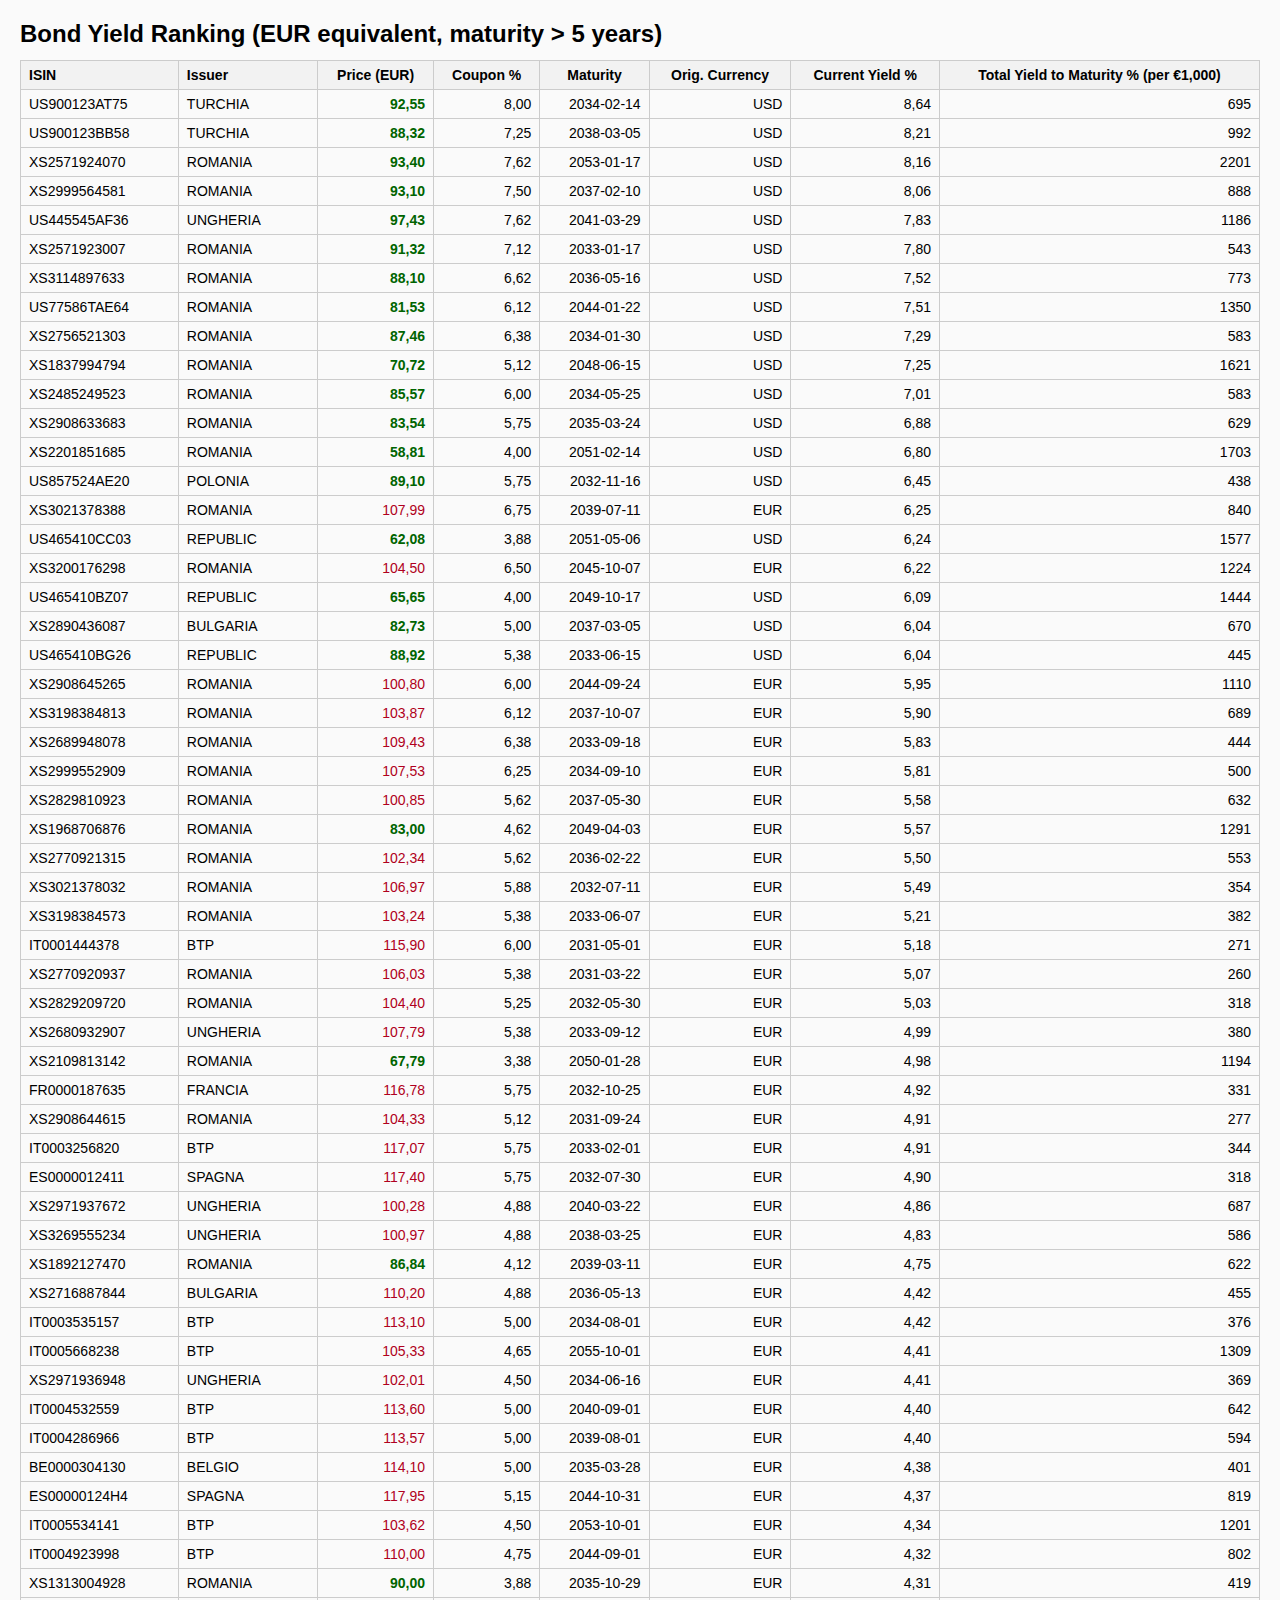
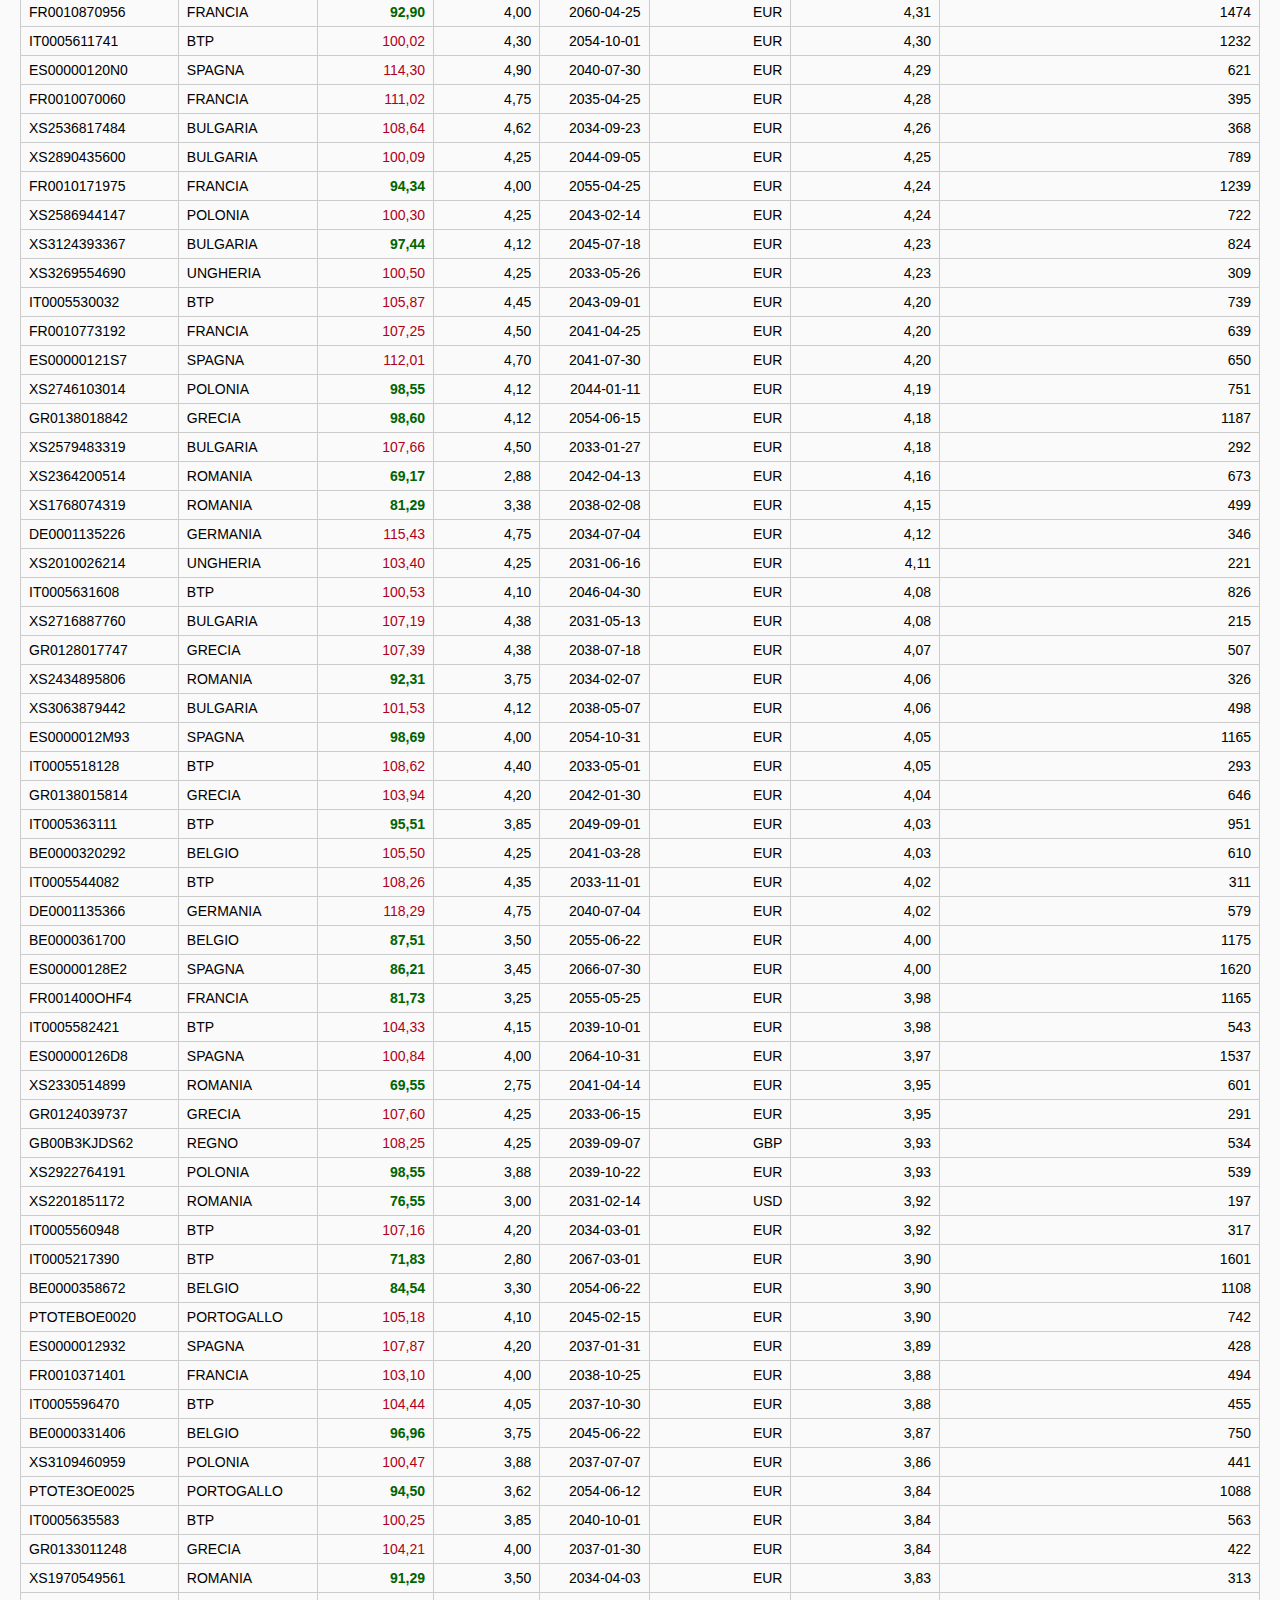
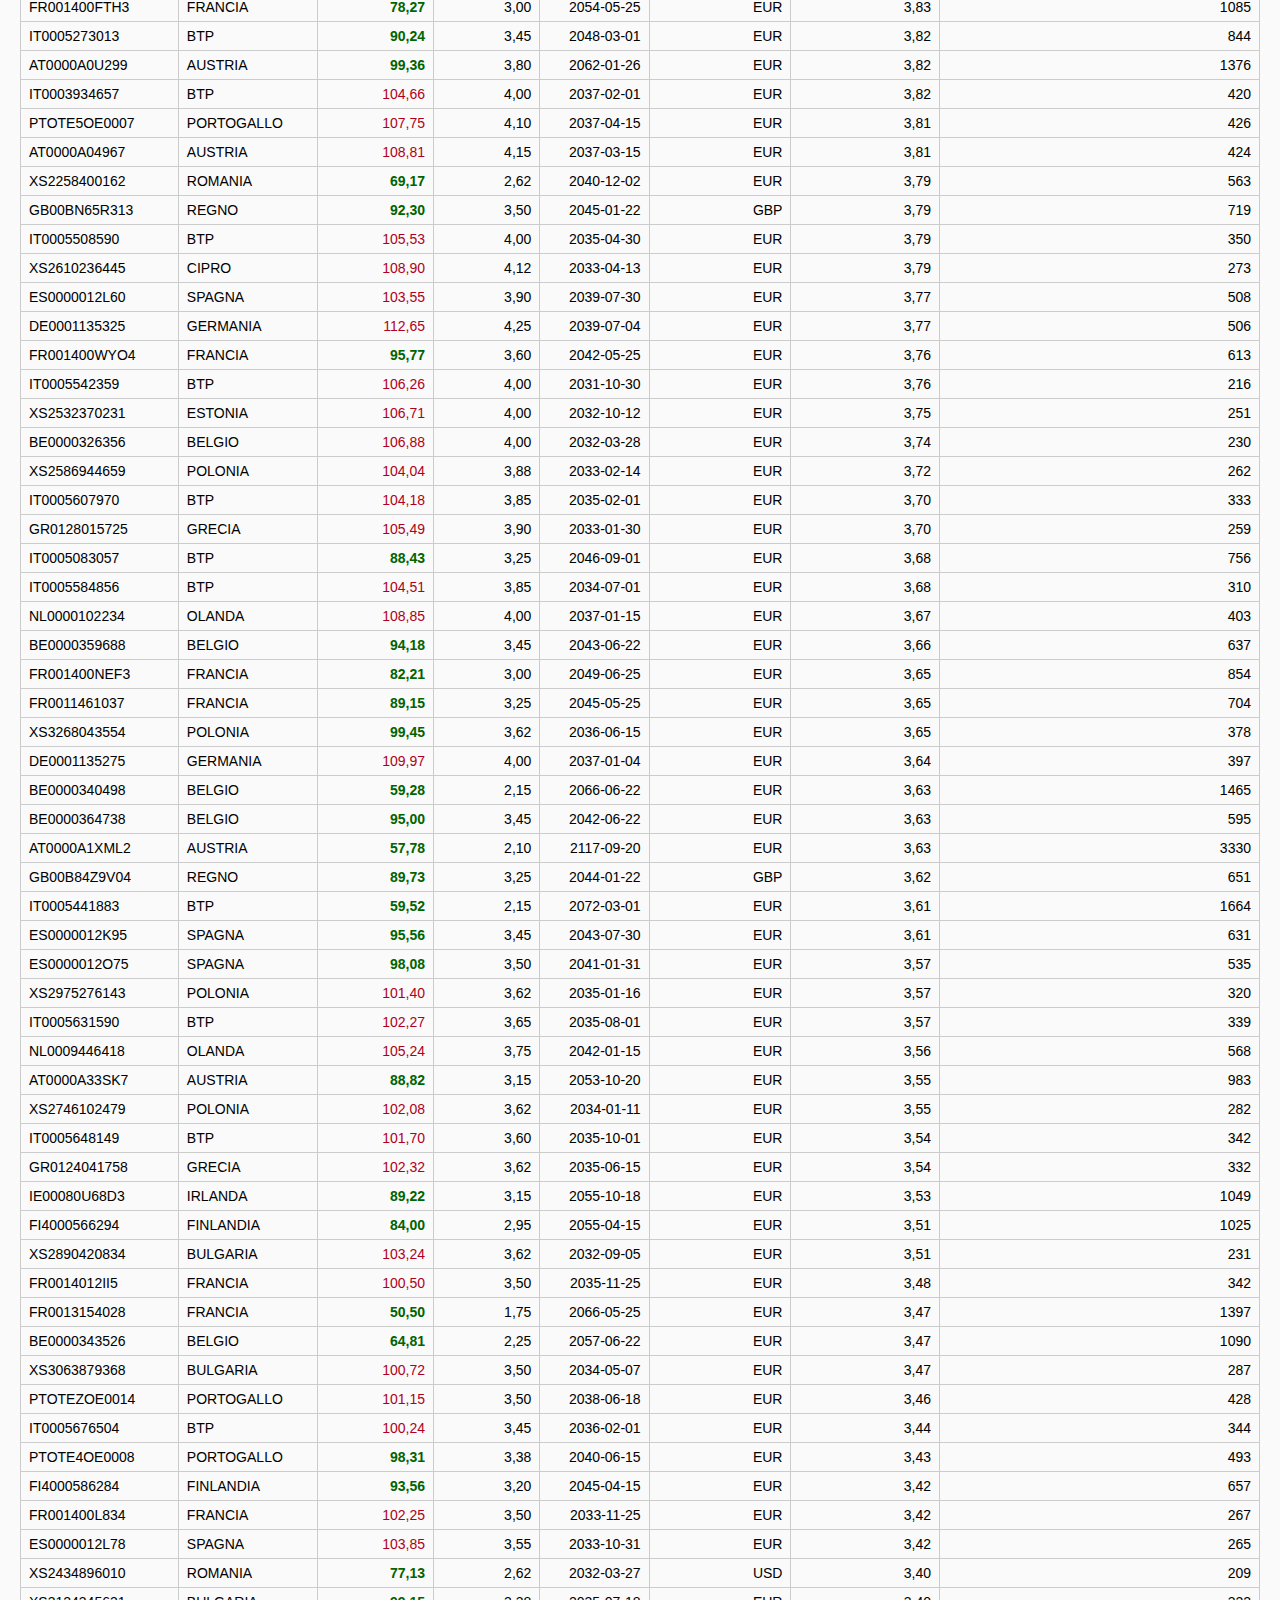
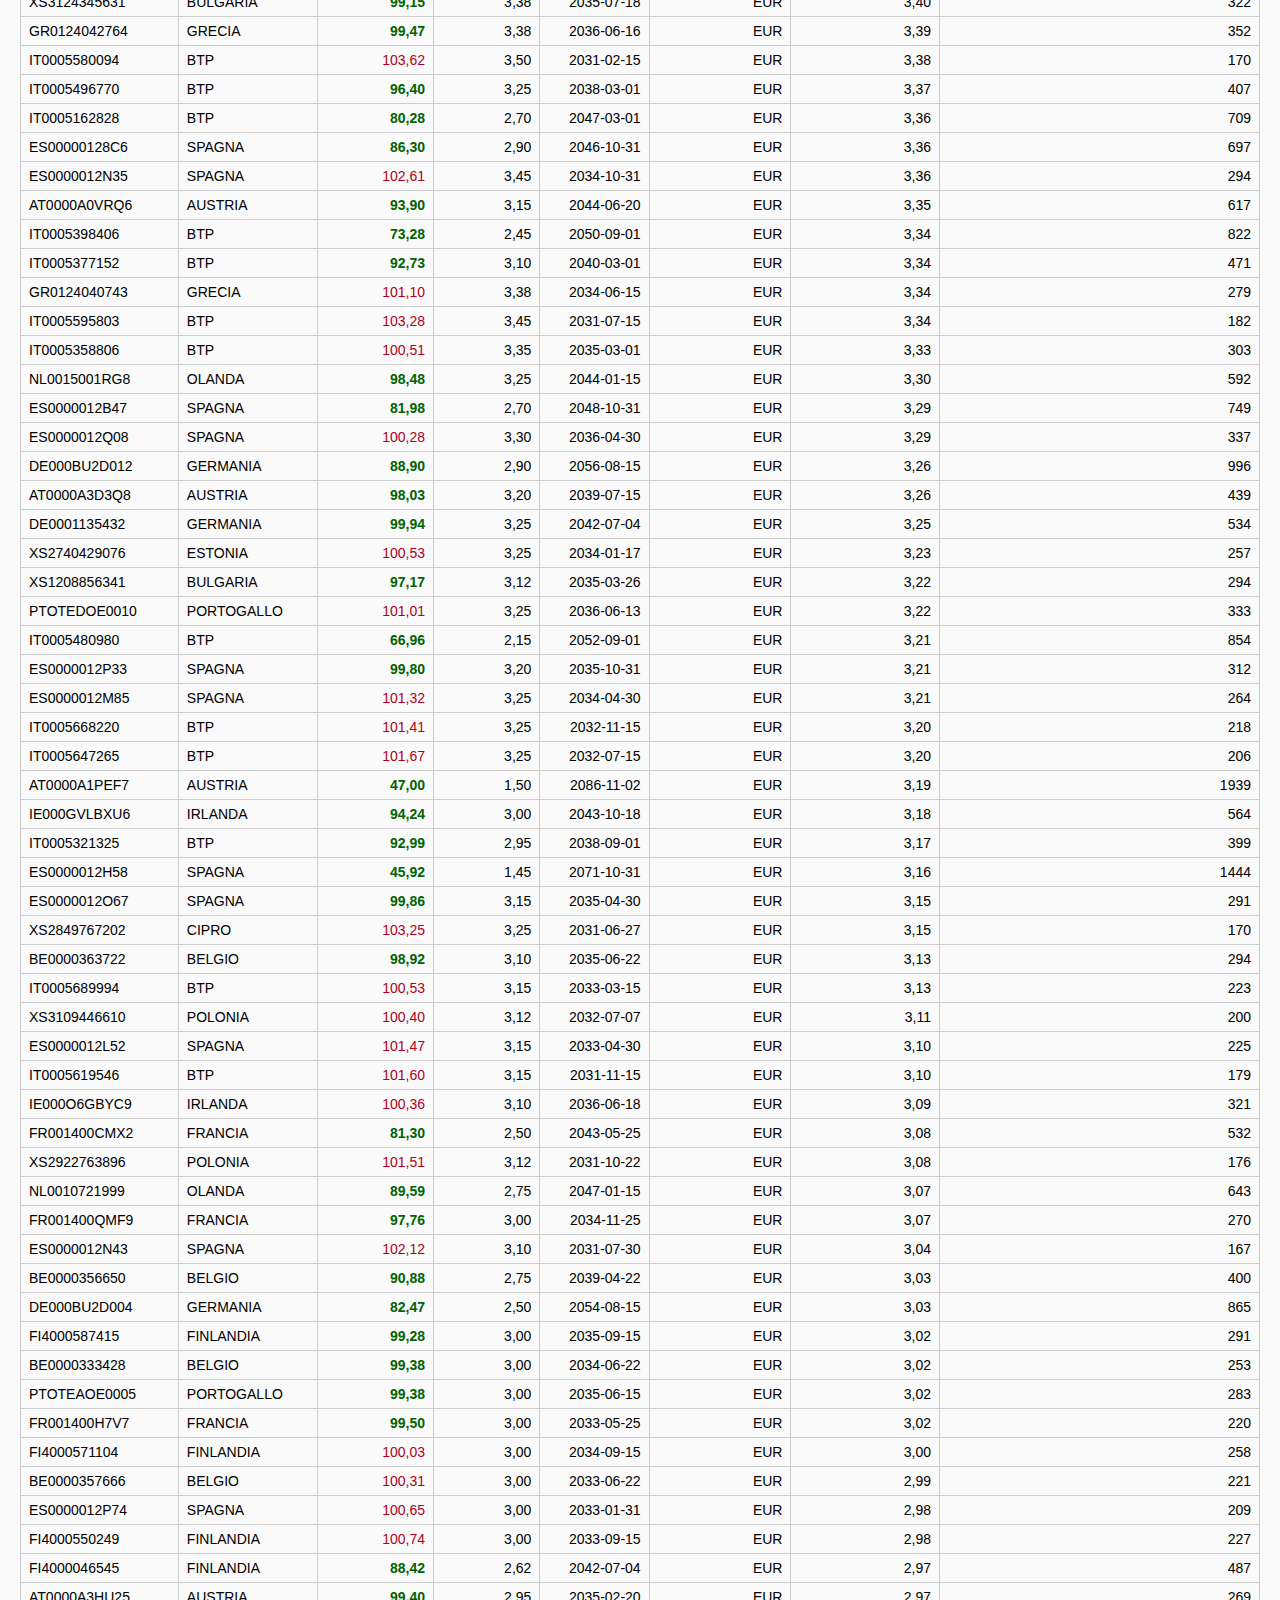
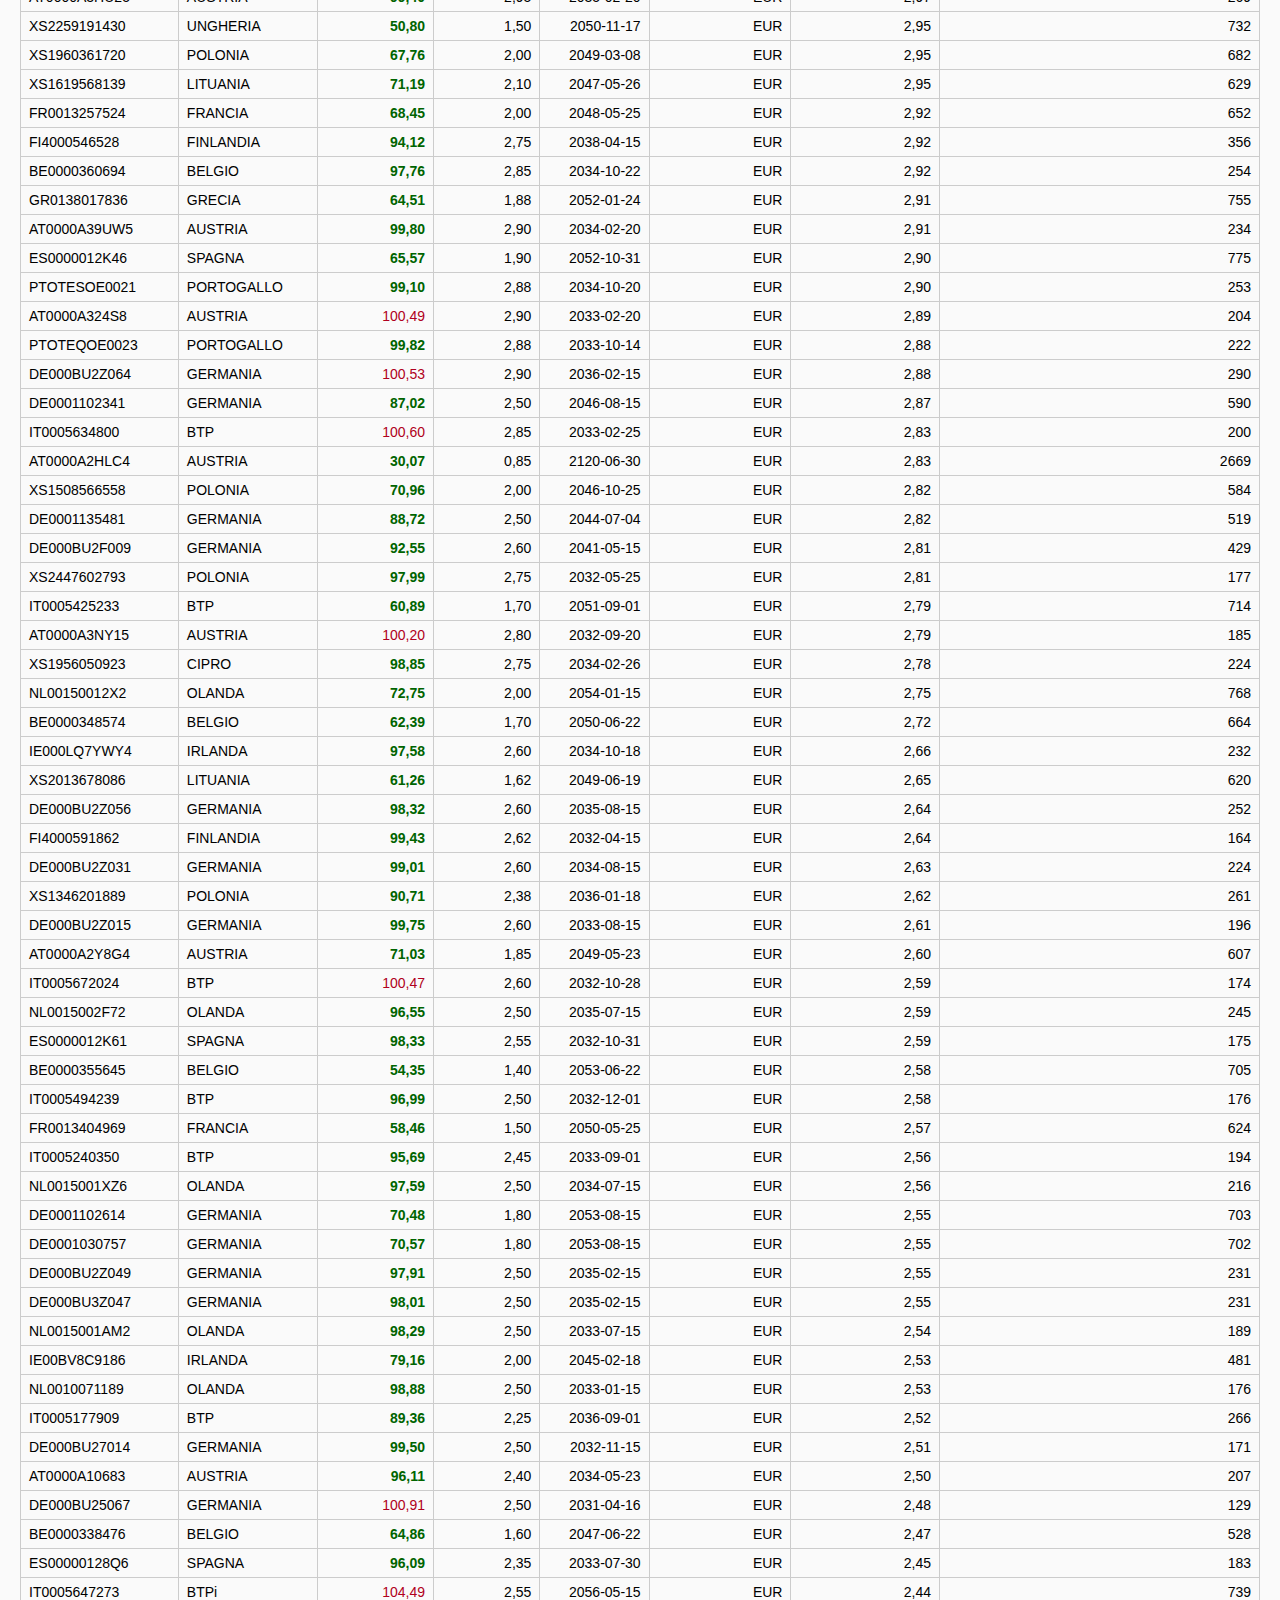
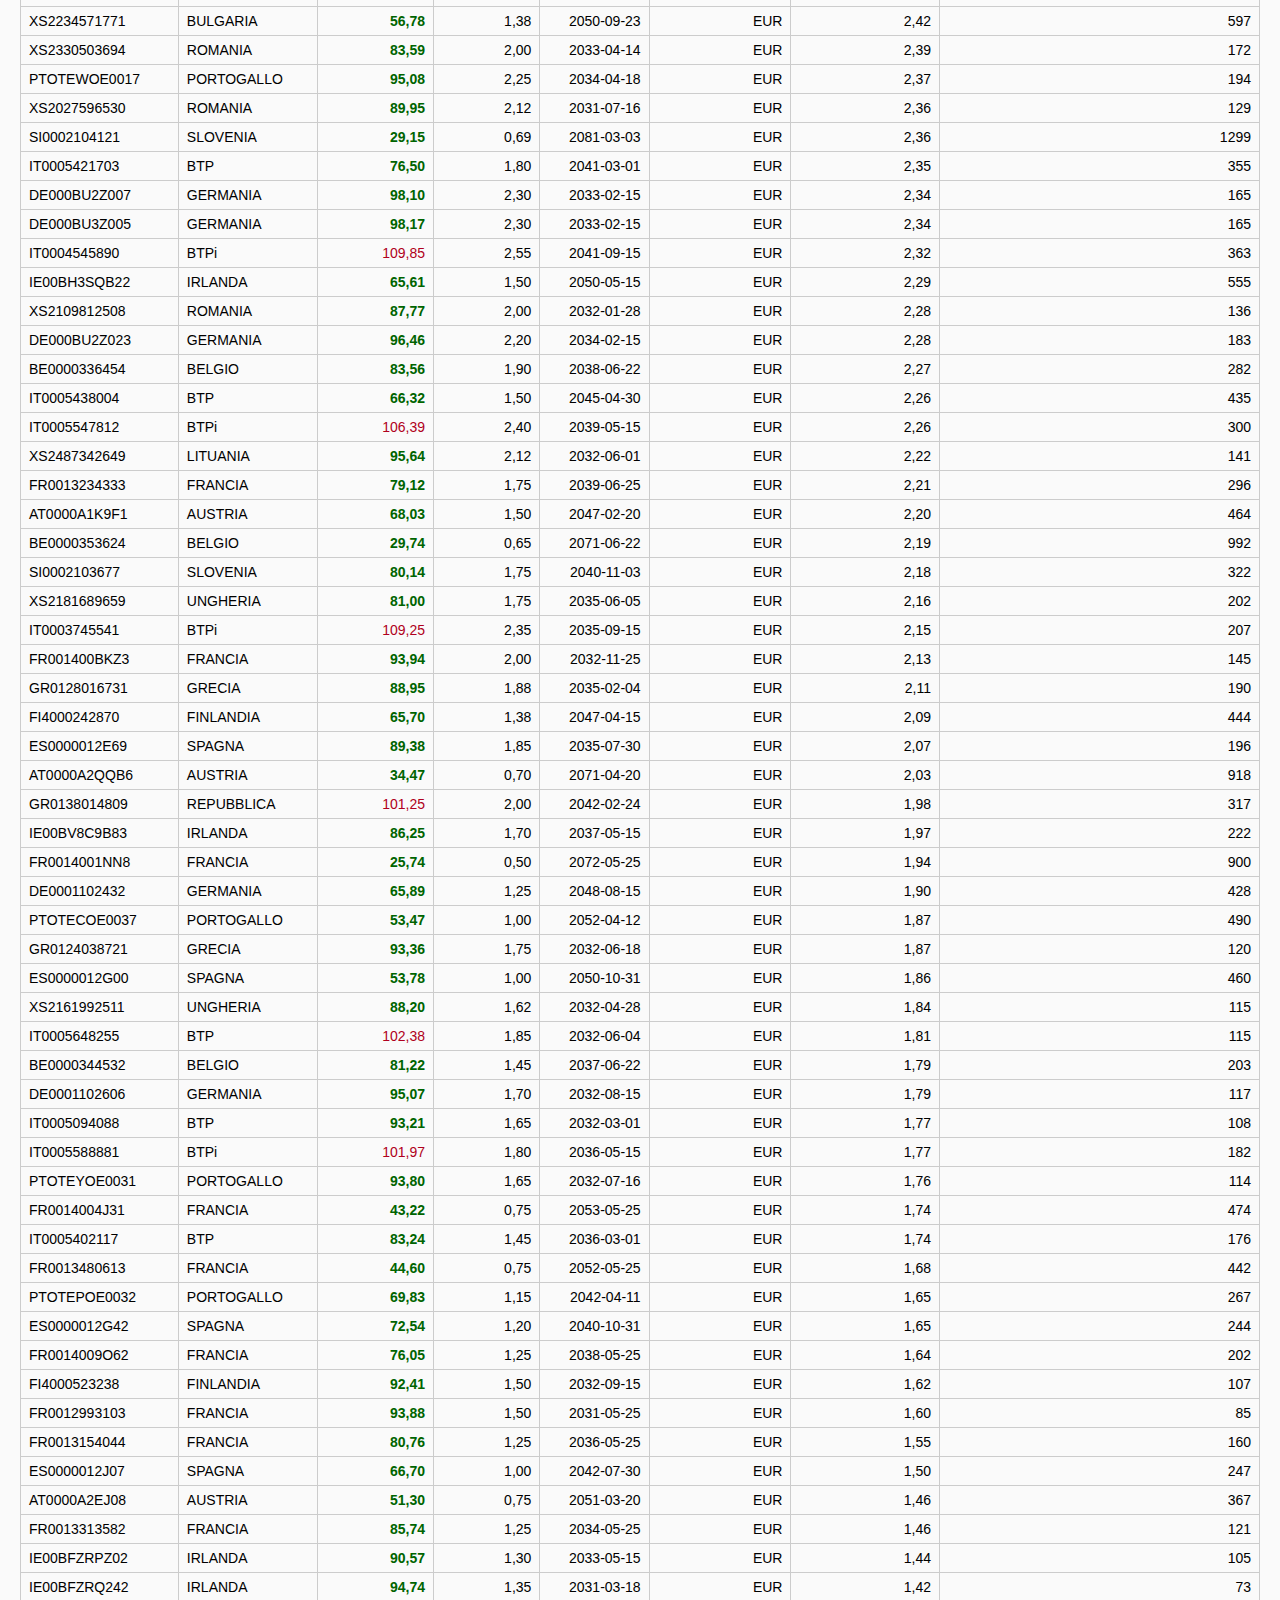
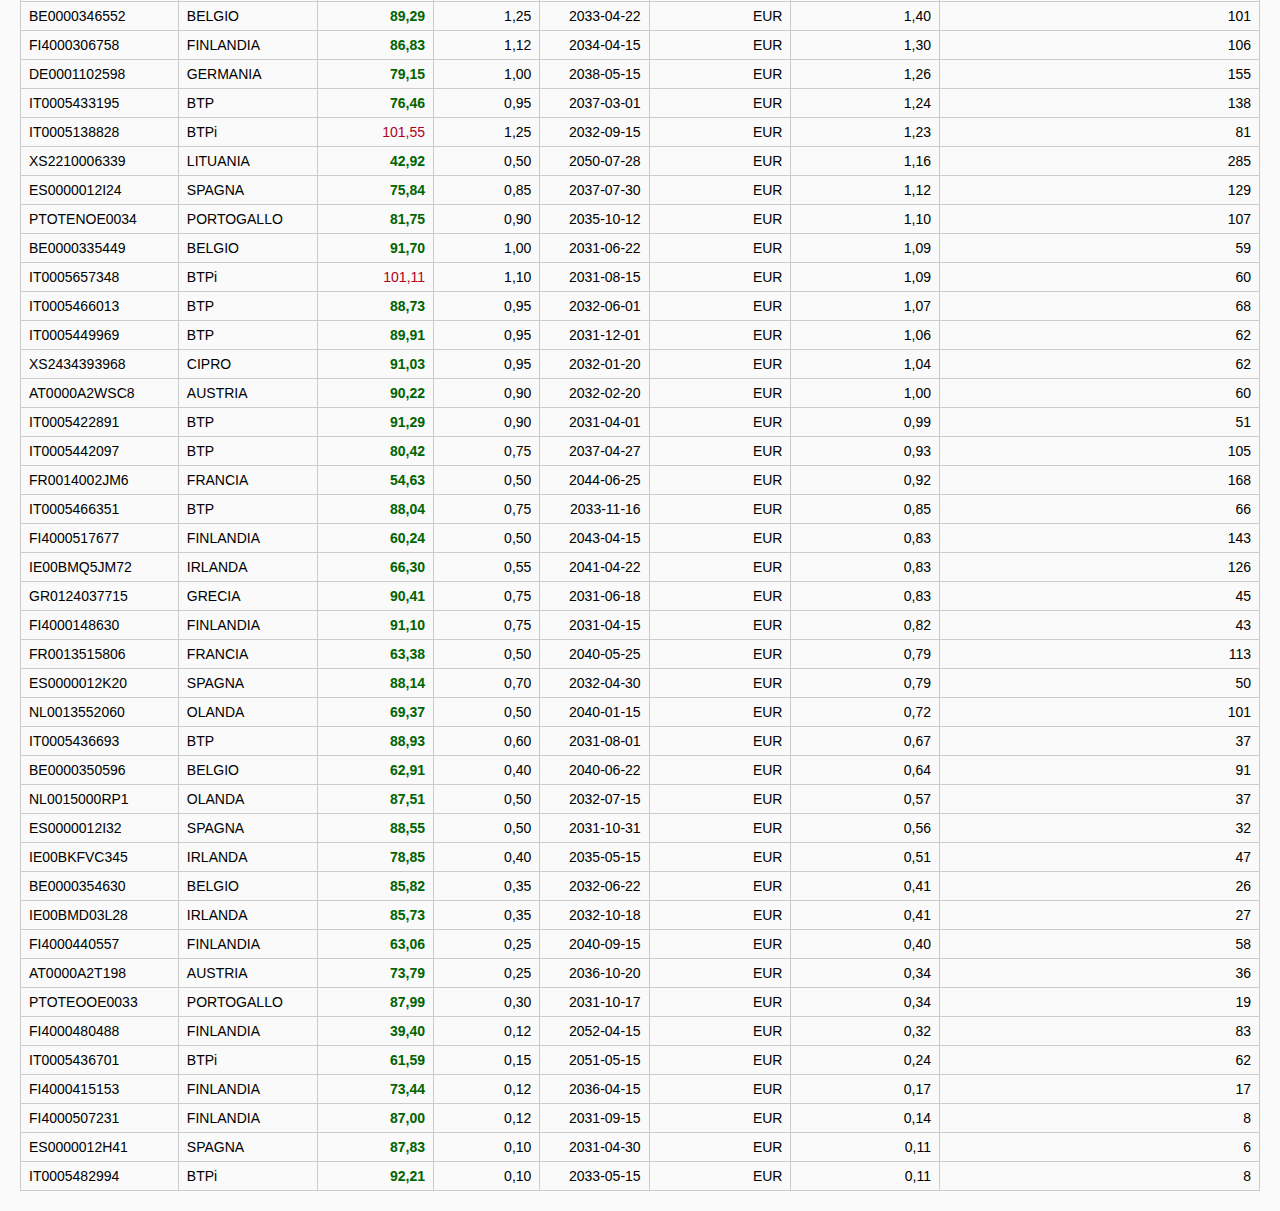
<file: docs/index.html>
<!DOCTYPE html>
<html lang="en">
<head>
    <meta charset="UTF-8">
    <title>Bond Yield Ranking</title>
    <style>
        body {
            font-family: Arial, sans-serif;
            background: #fafafa;
            margin: 20px;
        }
        h2 {
            margin-bottom: 12px;
        }
        table {
            border-collapse: collapse;
            width: 100%;
            font-size: 14px;
        }
        th, td {
            border: 1px solid #ccc;
            padding: 6px 8px;
            text-align: right;
        }
        th {
            background: #f2f2f2;
            text-align: center;
        }
        td:first-child, th:first-child {
            text-align: left;
        }
        td:nth-child(2), th:nth-child(2) {
            text-align: left;
        }
        tr:hover {
            background: #eef6ff;
        }
        .good { color: #006400; font-weight: bold; }
        .bad  { color: #b00020; }
    </style>
</head>
<body>

<h2>Bond Yield Ranking (EUR equivalent, maturity &gt; 5 years)</h2>

<table>
    <thead>
    <tr>
        <th>ISIN</th>
        <th>Issuer</th>
        <th>Price (EUR)</th>
        <th>Coupon %</th>
        <th>Maturity</th>
        <th>Orig. Currency</th>
        <th>Current Yield %</th>
        <th>Total Yield to Maturity % (per €1,000)</th>
    </tr>
    </thead>

    <tbody>
            <tr>
            <td>US900123AT75</td>
            <td>TURCHIA</td>
            <td class="good">
                92,55</td>
            <td>8,00</td>
            <td>2034-02-14</td>
            <td>USD</td>
            <td>8,64</td>
            <td>695</td>
        </tr>
        <tr>
            <td>US900123BB58</td>
            <td>TURCHIA</td>
            <td class="good">
                88,32</td>
            <td>7,25</td>
            <td>2038-03-05</td>
            <td>USD</td>
            <td>8,21</td>
            <td>992</td>
        </tr>
        <tr>
            <td>XS2571924070</td>
            <td>ROMANIA</td>
            <td class="good">
                93,40</td>
            <td>7,62</td>
            <td>2053-01-17</td>
            <td>USD</td>
            <td>8,16</td>
            <td>2201</td>
        </tr>
        <tr>
            <td>XS2999564581</td>
            <td>ROMANIA</td>
            <td class="good">
                93,10</td>
            <td>7,50</td>
            <td>2037-02-10</td>
            <td>USD</td>
            <td>8,06</td>
            <td>888</td>
        </tr>
        <tr>
            <td>US445545AF36</td>
            <td>UNGHERIA</td>
            <td class="good">
                97,43</td>
            <td>7,62</td>
            <td>2041-03-29</td>
            <td>USD</td>
            <td>7,83</td>
            <td>1186</td>
        </tr>
        <tr>
            <td>XS2571923007</td>
            <td>ROMANIA</td>
            <td class="good">
                91,32</td>
            <td>7,12</td>
            <td>2033-01-17</td>
            <td>USD</td>
            <td>7,80</td>
            <td>543</td>
        </tr>
        <tr>
            <td>XS3114897633</td>
            <td>ROMANIA</td>
            <td class="good">
                88,10</td>
            <td>6,62</td>
            <td>2036-05-16</td>
            <td>USD</td>
            <td>7,52</td>
            <td>773</td>
        </tr>
        <tr>
            <td>US77586TAE64</td>
            <td>ROMANIA</td>
            <td class="good">
                81,53</td>
            <td>6,12</td>
            <td>2044-01-22</td>
            <td>USD</td>
            <td>7,51</td>
            <td>1350</td>
        </tr>
        <tr>
            <td>XS2756521303</td>
            <td>ROMANIA</td>
            <td class="good">
                87,46</td>
            <td>6,38</td>
            <td>2034-01-30</td>
            <td>USD</td>
            <td>7,29</td>
            <td>583</td>
        </tr>
        <tr>
            <td>XS1837994794</td>
            <td>ROMANIA</td>
            <td class="good">
                70,72</td>
            <td>5,12</td>
            <td>2048-06-15</td>
            <td>USD</td>
            <td>7,25</td>
            <td>1621</td>
        </tr>
        <tr>
            <td>XS2485249523</td>
            <td>ROMANIA</td>
            <td class="good">
                85,57</td>
            <td>6,00</td>
            <td>2034-05-25</td>
            <td>USD</td>
            <td>7,01</td>
            <td>583</td>
        </tr>
        <tr>
            <td>XS2908633683</td>
            <td>ROMANIA</td>
            <td class="good">
                83,54</td>
            <td>5,75</td>
            <td>2035-03-24</td>
            <td>USD</td>
            <td>6,88</td>
            <td>629</td>
        </tr>
        <tr>
            <td>XS2201851685</td>
            <td>ROMANIA</td>
            <td class="good">
                58,81</td>
            <td>4,00</td>
            <td>2051-02-14</td>
            <td>USD</td>
            <td>6,80</td>
            <td>1703</td>
        </tr>
        <tr>
            <td>US857524AE20</td>
            <td>POLONIA</td>
            <td class="good">
                89,10</td>
            <td>5,75</td>
            <td>2032-11-16</td>
            <td>USD</td>
            <td>6,45</td>
            <td>438</td>
        </tr>
        <tr>
            <td>XS3021378388</td>
            <td>ROMANIA</td>
            <td class="bad">
                107,99</td>
            <td>6,75</td>
            <td>2039-07-11</td>
            <td>EUR</td>
            <td>6,25</td>
            <td>840</td>
        </tr>
        <tr>
            <td>US465410CC03</td>
            <td>REPUBLIC</td>
            <td class="good">
                62,08</td>
            <td>3,88</td>
            <td>2051-05-06</td>
            <td>USD</td>
            <td>6,24</td>
            <td>1577</td>
        </tr>
        <tr>
            <td>XS3200176298</td>
            <td>ROMANIA</td>
            <td class="bad">
                104,50</td>
            <td>6,50</td>
            <td>2045-10-07</td>
            <td>EUR</td>
            <td>6,22</td>
            <td>1224</td>
        </tr>
        <tr>
            <td>US465410BZ07</td>
            <td>REPUBLIC</td>
            <td class="good">
                65,65</td>
            <td>4,00</td>
            <td>2049-10-17</td>
            <td>USD</td>
            <td>6,09</td>
            <td>1444</td>
        </tr>
        <tr>
            <td>XS2890436087</td>
            <td>BULGARIA</td>
            <td class="good">
                82,73</td>
            <td>5,00</td>
            <td>2037-03-05</td>
            <td>USD</td>
            <td>6,04</td>
            <td>670</td>
        </tr>
        <tr>
            <td>US465410BG26</td>
            <td>REPUBLIC</td>
            <td class="good">
                88,92</td>
            <td>5,38</td>
            <td>2033-06-15</td>
            <td>USD</td>
            <td>6,04</td>
            <td>445</td>
        </tr>
        <tr>
            <td>XS2908645265</td>
            <td>ROMANIA</td>
            <td class="bad">
                100,80</td>
            <td>6,00</td>
            <td>2044-09-24</td>
            <td>EUR</td>
            <td>5,95</td>
            <td>1110</td>
        </tr>
        <tr>
            <td>XS3198384813</td>
            <td>ROMANIA</td>
            <td class="bad">
                103,87</td>
            <td>6,12</td>
            <td>2037-10-07</td>
            <td>EUR</td>
            <td>5,90</td>
            <td>689</td>
        </tr>
        <tr>
            <td>XS2689948078</td>
            <td>ROMANIA</td>
            <td class="bad">
                109,43</td>
            <td>6,38</td>
            <td>2033-09-18</td>
            <td>EUR</td>
            <td>5,83</td>
            <td>444</td>
        </tr>
        <tr>
            <td>XS2999552909</td>
            <td>ROMANIA</td>
            <td class="bad">
                107,53</td>
            <td>6,25</td>
            <td>2034-09-10</td>
            <td>EUR</td>
            <td>5,81</td>
            <td>500</td>
        </tr>
        <tr>
            <td>XS2829810923</td>
            <td>ROMANIA</td>
            <td class="bad">
                100,85</td>
            <td>5,62</td>
            <td>2037-05-30</td>
            <td>EUR</td>
            <td>5,58</td>
            <td>632</td>
        </tr>
        <tr>
            <td>XS1968706876</td>
            <td>ROMANIA</td>
            <td class="good">
                83,00</td>
            <td>4,62</td>
            <td>2049-04-03</td>
            <td>EUR</td>
            <td>5,57</td>
            <td>1291</td>
        </tr>
        <tr>
            <td>XS2770921315</td>
            <td>ROMANIA</td>
            <td class="bad">
                102,34</td>
            <td>5,62</td>
            <td>2036-02-22</td>
            <td>EUR</td>
            <td>5,50</td>
            <td>553</td>
        </tr>
        <tr>
            <td>XS3021378032</td>
            <td>ROMANIA</td>
            <td class="bad">
                106,97</td>
            <td>5,88</td>
            <td>2032-07-11</td>
            <td>EUR</td>
            <td>5,49</td>
            <td>354</td>
        </tr>
        <tr>
            <td>XS3198384573</td>
            <td>ROMANIA</td>
            <td class="bad">
                103,24</td>
            <td>5,38</td>
            <td>2033-06-07</td>
            <td>EUR</td>
            <td>5,21</td>
            <td>382</td>
        </tr>
        <tr>
            <td>IT0001444378</td>
            <td>BTP</td>
            <td class="bad">
                115,90</td>
            <td>6,00</td>
            <td>2031-05-01</td>
            <td>EUR</td>
            <td>5,18</td>
            <td>271</td>
        </tr>
        <tr>
            <td>XS2770920937</td>
            <td>ROMANIA</td>
            <td class="bad">
                106,03</td>
            <td>5,38</td>
            <td>2031-03-22</td>
            <td>EUR</td>
            <td>5,07</td>
            <td>260</td>
        </tr>
        <tr>
            <td>XS2829209720</td>
            <td>ROMANIA</td>
            <td class="bad">
                104,40</td>
            <td>5,25</td>
            <td>2032-05-30</td>
            <td>EUR</td>
            <td>5,03</td>
            <td>318</td>
        </tr>
        <tr>
            <td>XS2680932907</td>
            <td>UNGHERIA</td>
            <td class="bad">
                107,79</td>
            <td>5,38</td>
            <td>2033-09-12</td>
            <td>EUR</td>
            <td>4,99</td>
            <td>380</td>
        </tr>
        <tr>
            <td>XS2109813142</td>
            <td>ROMANIA</td>
            <td class="good">
                67,79</td>
            <td>3,38</td>
            <td>2050-01-28</td>
            <td>EUR</td>
            <td>4,98</td>
            <td>1194</td>
        </tr>
        <tr>
            <td>FR0000187635</td>
            <td>FRANCIA</td>
            <td class="bad">
                116,78</td>
            <td>5,75</td>
            <td>2032-10-25</td>
            <td>EUR</td>
            <td>4,92</td>
            <td>331</td>
        </tr>
        <tr>
            <td>XS2908644615</td>
            <td>ROMANIA</td>
            <td class="bad">
                104,33</td>
            <td>5,12</td>
            <td>2031-09-24</td>
            <td>EUR</td>
            <td>4,91</td>
            <td>277</td>
        </tr>
        <tr>
            <td>IT0003256820</td>
            <td>BTP</td>
            <td class="bad">
                117,07</td>
            <td>5,75</td>
            <td>2033-02-01</td>
            <td>EUR</td>
            <td>4,91</td>
            <td>344</td>
        </tr>
        <tr>
            <td>ES0000012411</td>
            <td>SPAGNA</td>
            <td class="bad">
                117,40</td>
            <td>5,75</td>
            <td>2032-07-30</td>
            <td>EUR</td>
            <td>4,90</td>
            <td>318</td>
        </tr>
        <tr>
            <td>XS2971937672</td>
            <td>UNGHERIA</td>
            <td class="bad">
                100,28</td>
            <td>4,88</td>
            <td>2040-03-22</td>
            <td>EUR</td>
            <td>4,86</td>
            <td>687</td>
        </tr>
        <tr>
            <td>XS3269555234</td>
            <td>UNGHERIA</td>
            <td class="bad">
                100,97</td>
            <td>4,88</td>
            <td>2038-03-25</td>
            <td>EUR</td>
            <td>4,83</td>
            <td>586</td>
        </tr>
        <tr>
            <td>XS1892127470</td>
            <td>ROMANIA</td>
            <td class="good">
                86,84</td>
            <td>4,12</td>
            <td>2039-03-11</td>
            <td>EUR</td>
            <td>4,75</td>
            <td>622</td>
        </tr>
        <tr>
            <td>XS2716887844</td>
            <td>BULGARIA</td>
            <td class="bad">
                110,20</td>
            <td>4,88</td>
            <td>2036-05-13</td>
            <td>EUR</td>
            <td>4,42</td>
            <td>455</td>
        </tr>
        <tr>
            <td>IT0003535157</td>
            <td>BTP</td>
            <td class="bad">
                113,10</td>
            <td>5,00</td>
            <td>2034-08-01</td>
            <td>EUR</td>
            <td>4,42</td>
            <td>376</td>
        </tr>
        <tr>
            <td>IT0005668238</td>
            <td>BTP</td>
            <td class="bad">
                105,33</td>
            <td>4,65</td>
            <td>2055-10-01</td>
            <td>EUR</td>
            <td>4,41</td>
            <td>1309</td>
        </tr>
        <tr>
            <td>XS2971936948</td>
            <td>UNGHERIA</td>
            <td class="bad">
                102,01</td>
            <td>4,50</td>
            <td>2034-06-16</td>
            <td>EUR</td>
            <td>4,41</td>
            <td>369</td>
        </tr>
        <tr>
            <td>IT0004532559</td>
            <td>BTP</td>
            <td class="bad">
                113,60</td>
            <td>5,00</td>
            <td>2040-09-01</td>
            <td>EUR</td>
            <td>4,40</td>
            <td>642</td>
        </tr>
        <tr>
            <td>IT0004286966</td>
            <td>BTP</td>
            <td class="bad">
                113,57</td>
            <td>5,00</td>
            <td>2039-08-01</td>
            <td>EUR</td>
            <td>4,40</td>
            <td>594</td>
        </tr>
        <tr>
            <td>BE0000304130</td>
            <td>BELGIO</td>
            <td class="bad">
                114,10</td>
            <td>5,00</td>
            <td>2035-03-28</td>
            <td>EUR</td>
            <td>4,38</td>
            <td>401</td>
        </tr>
        <tr>
            <td>ES00000124H4</td>
            <td>SPAGNA</td>
            <td class="bad">
                117,95</td>
            <td>5,15</td>
            <td>2044-10-31</td>
            <td>EUR</td>
            <td>4,37</td>
            <td>819</td>
        </tr>
        <tr>
            <td>IT0005534141</td>
            <td>BTP</td>
            <td class="bad">
                103,62</td>
            <td>4,50</td>
            <td>2053-10-01</td>
            <td>EUR</td>
            <td>4,34</td>
            <td>1201</td>
        </tr>
        <tr>
            <td>IT0004923998</td>
            <td>BTP</td>
            <td class="bad">
                110,00</td>
            <td>4,75</td>
            <td>2044-09-01</td>
            <td>EUR</td>
            <td>4,32</td>
            <td>802</td>
        </tr>
        <tr>
            <td>XS1313004928</td>
            <td>ROMANIA</td>
            <td class="good">
                90,00</td>
            <td>3,88</td>
            <td>2035-10-29</td>
            <td>EUR</td>
            <td>4,31</td>
            <td>419</td>
        </tr>
        <tr>
            <td>FR0010870956</td>
            <td>FRANCIA</td>
            <td class="good">
                92,90</td>
            <td>4,00</td>
            <td>2060-04-25</td>
            <td>EUR</td>
            <td>4,31</td>
            <td>1474</td>
        </tr>
        <tr>
            <td>IT0005611741</td>
            <td>BTP</td>
            <td class="bad">
                100,02</td>
            <td>4,30</td>
            <td>2054-10-01</td>
            <td>EUR</td>
            <td>4,30</td>
            <td>1232</td>
        </tr>
        <tr>
            <td>ES00000120N0</td>
            <td>SPAGNA</td>
            <td class="bad">
                114,30</td>
            <td>4,90</td>
            <td>2040-07-30</td>
            <td>EUR</td>
            <td>4,29</td>
            <td>621</td>
        </tr>
        <tr>
            <td>FR0010070060</td>
            <td>FRANCIA</td>
            <td class="bad">
                111,02</td>
            <td>4,75</td>
            <td>2035-04-25</td>
            <td>EUR</td>
            <td>4,28</td>
            <td>395</td>
        </tr>
        <tr>
            <td>XS2536817484</td>
            <td>BULGARIA</td>
            <td class="bad">
                108,64</td>
            <td>4,62</td>
            <td>2034-09-23</td>
            <td>EUR</td>
            <td>4,26</td>
            <td>368</td>
        </tr>
        <tr>
            <td>XS2890435600</td>
            <td>BULGARIA</td>
            <td class="bad">
                100,09</td>
            <td>4,25</td>
            <td>2044-09-05</td>
            <td>EUR</td>
            <td>4,25</td>
            <td>789</td>
        </tr>
        <tr>
            <td>FR0010171975</td>
            <td>FRANCIA</td>
            <td class="good">
                94,34</td>
            <td>4,00</td>
            <td>2055-04-25</td>
            <td>EUR</td>
            <td>4,24</td>
            <td>1239</td>
        </tr>
        <tr>
            <td>XS2586944147</td>
            <td>POLONIA</td>
            <td class="bad">
                100,30</td>
            <td>4,25</td>
            <td>2043-02-14</td>
            <td>EUR</td>
            <td>4,24</td>
            <td>722</td>
        </tr>
        <tr>
            <td>XS3124393367</td>
            <td>BULGARIA</td>
            <td class="good">
                97,44</td>
            <td>4,12</td>
            <td>2045-07-18</td>
            <td>EUR</td>
            <td>4,23</td>
            <td>824</td>
        </tr>
        <tr>
            <td>XS3269554690</td>
            <td>UNGHERIA</td>
            <td class="bad">
                100,50</td>
            <td>4,25</td>
            <td>2033-05-26</td>
            <td>EUR</td>
            <td>4,23</td>
            <td>309</td>
        </tr>
        <tr>
            <td>IT0005530032</td>
            <td>BTP</td>
            <td class="bad">
                105,87</td>
            <td>4,45</td>
            <td>2043-09-01</td>
            <td>EUR</td>
            <td>4,20</td>
            <td>739</td>
        </tr>
        <tr>
            <td>FR0010773192</td>
            <td>FRANCIA</td>
            <td class="bad">
                107,25</td>
            <td>4,50</td>
            <td>2041-04-25</td>
            <td>EUR</td>
            <td>4,20</td>
            <td>639</td>
        </tr>
        <tr>
            <td>ES00000121S7</td>
            <td>SPAGNA</td>
            <td class="bad">
                112,01</td>
            <td>4,70</td>
            <td>2041-07-30</td>
            <td>EUR</td>
            <td>4,20</td>
            <td>650</td>
        </tr>
        <tr>
            <td>XS2746103014</td>
            <td>POLONIA</td>
            <td class="good">
                98,55</td>
            <td>4,12</td>
            <td>2044-01-11</td>
            <td>EUR</td>
            <td>4,19</td>
            <td>751</td>
        </tr>
        <tr>
            <td>GR0138018842</td>
            <td>GRECIA</td>
            <td class="good">
                98,60</td>
            <td>4,12</td>
            <td>2054-06-15</td>
            <td>EUR</td>
            <td>4,18</td>
            <td>1187</td>
        </tr>
        <tr>
            <td>XS2579483319</td>
            <td>BULGARIA</td>
            <td class="bad">
                107,66</td>
            <td>4,50</td>
            <td>2033-01-27</td>
            <td>EUR</td>
            <td>4,18</td>
            <td>292</td>
        </tr>
        <tr>
            <td>XS2364200514</td>
            <td>ROMANIA</td>
            <td class="good">
                69,17</td>
            <td>2,88</td>
            <td>2042-04-13</td>
            <td>EUR</td>
            <td>4,16</td>
            <td>673</td>
        </tr>
        <tr>
            <td>XS1768074319</td>
            <td>ROMANIA</td>
            <td class="good">
                81,29</td>
            <td>3,38</td>
            <td>2038-02-08</td>
            <td>EUR</td>
            <td>4,15</td>
            <td>499</td>
        </tr>
        <tr>
            <td>DE0001135226</td>
            <td>GERMANIA</td>
            <td class="bad">
                115,43</td>
            <td>4,75</td>
            <td>2034-07-04</td>
            <td>EUR</td>
            <td>4,12</td>
            <td>346</td>
        </tr>
        <tr>
            <td>XS2010026214</td>
            <td>UNGHERIA</td>
            <td class="bad">
                103,40</td>
            <td>4,25</td>
            <td>2031-06-16</td>
            <td>EUR</td>
            <td>4,11</td>
            <td>221</td>
        </tr>
        <tr>
            <td>IT0005631608</td>
            <td>BTP</td>
            <td class="bad">
                100,53</td>
            <td>4,10</td>
            <td>2046-04-30</td>
            <td>EUR</td>
            <td>4,08</td>
            <td>826</td>
        </tr>
        <tr>
            <td>XS2716887760</td>
            <td>BULGARIA</td>
            <td class="bad">
                107,19</td>
            <td>4,38</td>
            <td>2031-05-13</td>
            <td>EUR</td>
            <td>4,08</td>
            <td>215</td>
        </tr>
        <tr>
            <td>GR0128017747</td>
            <td>GRECIA</td>
            <td class="bad">
                107,39</td>
            <td>4,38</td>
            <td>2038-07-18</td>
            <td>EUR</td>
            <td>4,07</td>
            <td>507</td>
        </tr>
        <tr>
            <td>XS2434895806</td>
            <td>ROMANIA</td>
            <td class="good">
                92,31</td>
            <td>3,75</td>
            <td>2034-02-07</td>
            <td>EUR</td>
            <td>4,06</td>
            <td>326</td>
        </tr>
        <tr>
            <td>XS3063879442</td>
            <td>BULGARIA</td>
            <td class="bad">
                101,53</td>
            <td>4,12</td>
            <td>2038-05-07</td>
            <td>EUR</td>
            <td>4,06</td>
            <td>498</td>
        </tr>
        <tr>
            <td>ES0000012M93</td>
            <td>SPAGNA</td>
            <td class="good">
                98,69</td>
            <td>4,00</td>
            <td>2054-10-31</td>
            <td>EUR</td>
            <td>4,05</td>
            <td>1165</td>
        </tr>
        <tr>
            <td>IT0005518128</td>
            <td>BTP</td>
            <td class="bad">
                108,62</td>
            <td>4,40</td>
            <td>2033-05-01</td>
            <td>EUR</td>
            <td>4,05</td>
            <td>293</td>
        </tr>
        <tr>
            <td>GR0138015814</td>
            <td>GRECIA</td>
            <td class="bad">
                103,94</td>
            <td>4,20</td>
            <td>2042-01-30</td>
            <td>EUR</td>
            <td>4,04</td>
            <td>646</td>
        </tr>
        <tr>
            <td>IT0005363111</td>
            <td>BTP</td>
            <td class="good">
                95,51</td>
            <td>3,85</td>
            <td>2049-09-01</td>
            <td>EUR</td>
            <td>4,03</td>
            <td>951</td>
        </tr>
        <tr>
            <td>BE0000320292</td>
            <td>BELGIO</td>
            <td class="bad">
                105,50</td>
            <td>4,25</td>
            <td>2041-03-28</td>
            <td>EUR</td>
            <td>4,03</td>
            <td>610</td>
        </tr>
        <tr>
            <td>IT0005544082</td>
            <td>BTP</td>
            <td class="bad">
                108,26</td>
            <td>4,35</td>
            <td>2033-11-01</td>
            <td>EUR</td>
            <td>4,02</td>
            <td>311</td>
        </tr>
        <tr>
            <td>DE0001135366</td>
            <td>GERMANIA</td>
            <td class="bad">
                118,29</td>
            <td>4,75</td>
            <td>2040-07-04</td>
            <td>EUR</td>
            <td>4,02</td>
            <td>579</td>
        </tr>
        <tr>
            <td>BE0000361700</td>
            <td>BELGIO</td>
            <td class="good">
                87,51</td>
            <td>3,50</td>
            <td>2055-06-22</td>
            <td>EUR</td>
            <td>4,00</td>
            <td>1175</td>
        </tr>
        <tr>
            <td>ES00000128E2</td>
            <td>SPAGNA</td>
            <td class="good">
                86,21</td>
            <td>3,45</td>
            <td>2066-07-30</td>
            <td>EUR</td>
            <td>4,00</td>
            <td>1620</td>
        </tr>
        <tr>
            <td>FR001400OHF4</td>
            <td>FRANCIA</td>
            <td class="good">
                81,73</td>
            <td>3,25</td>
            <td>2055-05-25</td>
            <td>EUR</td>
            <td>3,98</td>
            <td>1165</td>
        </tr>
        <tr>
            <td>IT0005582421</td>
            <td>BTP</td>
            <td class="bad">
                104,33</td>
            <td>4,15</td>
            <td>2039-10-01</td>
            <td>EUR</td>
            <td>3,98</td>
            <td>543</td>
        </tr>
        <tr>
            <td>ES00000126D8</td>
            <td>SPAGNA</td>
            <td class="bad">
                100,84</td>
            <td>4,00</td>
            <td>2064-10-31</td>
            <td>EUR</td>
            <td>3,97</td>
            <td>1537</td>
        </tr>
        <tr>
            <td>XS2330514899</td>
            <td>ROMANIA</td>
            <td class="good">
                69,55</td>
            <td>2,75</td>
            <td>2041-04-14</td>
            <td>EUR</td>
            <td>3,95</td>
            <td>601</td>
        </tr>
        <tr>
            <td>GR0124039737</td>
            <td>GRECIA</td>
            <td class="bad">
                107,60</td>
            <td>4,25</td>
            <td>2033-06-15</td>
            <td>EUR</td>
            <td>3,95</td>
            <td>291</td>
        </tr>
        <tr>
            <td>GB00B3KJDS62</td>
            <td>REGNO</td>
            <td class="bad">
                108,25</td>
            <td>4,25</td>
            <td>2039-09-07</td>
            <td>GBP</td>
            <td>3,93</td>
            <td>534</td>
        </tr>
        <tr>
            <td>XS2922764191</td>
            <td>POLONIA</td>
            <td class="good">
                98,55</td>
            <td>3,88</td>
            <td>2039-10-22</td>
            <td>EUR</td>
            <td>3,93</td>
            <td>539</td>
        </tr>
        <tr>
            <td>XS2201851172</td>
            <td>ROMANIA</td>
            <td class="good">
                76,55</td>
            <td>3,00</td>
            <td>2031-02-14</td>
            <td>USD</td>
            <td>3,92</td>
            <td>197</td>
        </tr>
        <tr>
            <td>IT0005560948</td>
            <td>BTP</td>
            <td class="bad">
                107,16</td>
            <td>4,20</td>
            <td>2034-03-01</td>
            <td>EUR</td>
            <td>3,92</td>
            <td>317</td>
        </tr>
        <tr>
            <td>IT0005217390</td>
            <td>BTP</td>
            <td class="good">
                71,83</td>
            <td>2,80</td>
            <td>2067-03-01</td>
            <td>EUR</td>
            <td>3,90</td>
            <td>1601</td>
        </tr>
        <tr>
            <td>BE0000358672</td>
            <td>BELGIO</td>
            <td class="good">
                84,54</td>
            <td>3,30</td>
            <td>2054-06-22</td>
            <td>EUR</td>
            <td>3,90</td>
            <td>1108</td>
        </tr>
        <tr>
            <td>PTOTEBOE0020</td>
            <td>PORTOGALLO</td>
            <td class="bad">
                105,18</td>
            <td>4,10</td>
            <td>2045-02-15</td>
            <td>EUR</td>
            <td>3,90</td>
            <td>742</td>
        </tr>
        <tr>
            <td>ES0000012932</td>
            <td>SPAGNA</td>
            <td class="bad">
                107,87</td>
            <td>4,20</td>
            <td>2037-01-31</td>
            <td>EUR</td>
            <td>3,89</td>
            <td>428</td>
        </tr>
        <tr>
            <td>FR0010371401</td>
            <td>FRANCIA</td>
            <td class="bad">
                103,10</td>
            <td>4,00</td>
            <td>2038-10-25</td>
            <td>EUR</td>
            <td>3,88</td>
            <td>494</td>
        </tr>
        <tr>
            <td>IT0005596470</td>
            <td>BTP</td>
            <td class="bad">
                104,44</td>
            <td>4,05</td>
            <td>2037-10-30</td>
            <td>EUR</td>
            <td>3,88</td>
            <td>455</td>
        </tr>
        <tr>
            <td>BE0000331406</td>
            <td>BELGIO</td>
            <td class="good">
                96,96</td>
            <td>3,75</td>
            <td>2045-06-22</td>
            <td>EUR</td>
            <td>3,87</td>
            <td>750</td>
        </tr>
        <tr>
            <td>XS3109460959</td>
            <td>POLONIA</td>
            <td class="bad">
                100,47</td>
            <td>3,88</td>
            <td>2037-07-07</td>
            <td>EUR</td>
            <td>3,86</td>
            <td>441</td>
        </tr>
        <tr>
            <td>PTOTE3OE0025</td>
            <td>PORTOGALLO</td>
            <td class="good">
                94,50</td>
            <td>3,62</td>
            <td>2054-06-12</td>
            <td>EUR</td>
            <td>3,84</td>
            <td>1088</td>
        </tr>
        <tr>
            <td>IT0005635583</td>
            <td>BTP</td>
            <td class="bad">
                100,25</td>
            <td>3,85</td>
            <td>2040-10-01</td>
            <td>EUR</td>
            <td>3,84</td>
            <td>563</td>
        </tr>
        <tr>
            <td>GR0133011248</td>
            <td>GRECIA</td>
            <td class="bad">
                104,21</td>
            <td>4,00</td>
            <td>2037-01-30</td>
            <td>EUR</td>
            <td>3,84</td>
            <td>422</td>
        </tr>
        <tr>
            <td>XS1970549561</td>
            <td>ROMANIA</td>
            <td class="good">
                91,29</td>
            <td>3,50</td>
            <td>2034-04-03</td>
            <td>EUR</td>
            <td>3,83</td>
            <td>313</td>
        </tr>
        <tr>
            <td>FR001400FTH3</td>
            <td>FRANCIA</td>
            <td class="good">
                78,27</td>
            <td>3,00</td>
            <td>2054-05-25</td>
            <td>EUR</td>
            <td>3,83</td>
            <td>1085</td>
        </tr>
        <tr>
            <td>IT0005273013</td>
            <td>BTP</td>
            <td class="good">
                90,24</td>
            <td>3,45</td>
            <td>2048-03-01</td>
            <td>EUR</td>
            <td>3,82</td>
            <td>844</td>
        </tr>
        <tr>
            <td>AT0000A0U299</td>
            <td>AUSTRIA</td>
            <td class="good">
                99,36</td>
            <td>3,80</td>
            <td>2062-01-26</td>
            <td>EUR</td>
            <td>3,82</td>
            <td>1376</td>
        </tr>
        <tr>
            <td>IT0003934657</td>
            <td>BTP</td>
            <td class="bad">
                104,66</td>
            <td>4,00</td>
            <td>2037-02-01</td>
            <td>EUR</td>
            <td>3,82</td>
            <td>420</td>
        </tr>
        <tr>
            <td>PTOTE5OE0007</td>
            <td>PORTOGALLO</td>
            <td class="bad">
                107,75</td>
            <td>4,10</td>
            <td>2037-04-15</td>
            <td>EUR</td>
            <td>3,81</td>
            <td>426</td>
        </tr>
        <tr>
            <td>AT0000A04967</td>
            <td>AUSTRIA</td>
            <td class="bad">
                108,81</td>
            <td>4,15</td>
            <td>2037-03-15</td>
            <td>EUR</td>
            <td>3,81</td>
            <td>424</td>
        </tr>
        <tr>
            <td>XS2258400162</td>
            <td>ROMANIA</td>
            <td class="good">
                69,17</td>
            <td>2,62</td>
            <td>2040-12-02</td>
            <td>EUR</td>
            <td>3,79</td>
            <td>563</td>
        </tr>
        <tr>
            <td>GB00BN65R313</td>
            <td>REGNO</td>
            <td class="good">
                92,30</td>
            <td>3,50</td>
            <td>2045-01-22</td>
            <td>GBP</td>
            <td>3,79</td>
            <td>719</td>
        </tr>
        <tr>
            <td>IT0005508590</td>
            <td>BTP</td>
            <td class="bad">
                105,53</td>
            <td>4,00</td>
            <td>2035-04-30</td>
            <td>EUR</td>
            <td>3,79</td>
            <td>350</td>
        </tr>
        <tr>
            <td>XS2610236445</td>
            <td>CIPRO</td>
            <td class="bad">
                108,90</td>
            <td>4,12</td>
            <td>2033-04-13</td>
            <td>EUR</td>
            <td>3,79</td>
            <td>273</td>
        </tr>
        <tr>
            <td>ES0000012L60</td>
            <td>SPAGNA</td>
            <td class="bad">
                103,55</td>
            <td>3,90</td>
            <td>2039-07-30</td>
            <td>EUR</td>
            <td>3,77</td>
            <td>508</td>
        </tr>
        <tr>
            <td>DE0001135325</td>
            <td>GERMANIA</td>
            <td class="bad">
                112,65</td>
            <td>4,25</td>
            <td>2039-07-04</td>
            <td>EUR</td>
            <td>3,77</td>
            <td>506</td>
        </tr>
        <tr>
            <td>FR001400WYO4</td>
            <td>FRANCIA</td>
            <td class="good">
                95,77</td>
            <td>3,60</td>
            <td>2042-05-25</td>
            <td>EUR</td>
            <td>3,76</td>
            <td>613</td>
        </tr>
        <tr>
            <td>IT0005542359</td>
            <td>BTP</td>
            <td class="bad">
                106,26</td>
            <td>4,00</td>
            <td>2031-10-30</td>
            <td>EUR</td>
            <td>3,76</td>
            <td>216</td>
        </tr>
        <tr>
            <td>XS2532370231</td>
            <td>ESTONIA</td>
            <td class="bad">
                106,71</td>
            <td>4,00</td>
            <td>2032-10-12</td>
            <td>EUR</td>
            <td>3,75</td>
            <td>251</td>
        </tr>
        <tr>
            <td>BE0000326356</td>
            <td>BELGIO</td>
            <td class="bad">
                106,88</td>
            <td>4,00</td>
            <td>2032-03-28</td>
            <td>EUR</td>
            <td>3,74</td>
            <td>230</td>
        </tr>
        <tr>
            <td>XS2586944659</td>
            <td>POLONIA</td>
            <td class="bad">
                104,04</td>
            <td>3,88</td>
            <td>2033-02-14</td>
            <td>EUR</td>
            <td>3,72</td>
            <td>262</td>
        </tr>
        <tr>
            <td>IT0005607970</td>
            <td>BTP</td>
            <td class="bad">
                104,18</td>
            <td>3,85</td>
            <td>2035-02-01</td>
            <td>EUR</td>
            <td>3,70</td>
            <td>333</td>
        </tr>
        <tr>
            <td>GR0128015725</td>
            <td>GRECIA</td>
            <td class="bad">
                105,49</td>
            <td>3,90</td>
            <td>2033-01-30</td>
            <td>EUR</td>
            <td>3,70</td>
            <td>259</td>
        </tr>
        <tr>
            <td>IT0005083057</td>
            <td>BTP</td>
            <td class="good">
                88,43</td>
            <td>3,25</td>
            <td>2046-09-01</td>
            <td>EUR</td>
            <td>3,68</td>
            <td>756</td>
        </tr>
        <tr>
            <td>IT0005584856</td>
            <td>BTP</td>
            <td class="bad">
                104,51</td>
            <td>3,85</td>
            <td>2034-07-01</td>
            <td>EUR</td>
            <td>3,68</td>
            <td>310</td>
        </tr>
        <tr>
            <td>NL0000102234</td>
            <td>OLANDA</td>
            <td class="bad">
                108,85</td>
            <td>4,00</td>
            <td>2037-01-15</td>
            <td>EUR</td>
            <td>3,67</td>
            <td>403</td>
        </tr>
        <tr>
            <td>BE0000359688</td>
            <td>BELGIO</td>
            <td class="good">
                94,18</td>
            <td>3,45</td>
            <td>2043-06-22</td>
            <td>EUR</td>
            <td>3,66</td>
            <td>637</td>
        </tr>
        <tr>
            <td>FR001400NEF3</td>
            <td>FRANCIA</td>
            <td class="good">
                82,21</td>
            <td>3,00</td>
            <td>2049-06-25</td>
            <td>EUR</td>
            <td>3,65</td>
            <td>854</td>
        </tr>
        <tr>
            <td>FR0011461037</td>
            <td>FRANCIA</td>
            <td class="good">
                89,15</td>
            <td>3,25</td>
            <td>2045-05-25</td>
            <td>EUR</td>
            <td>3,65</td>
            <td>704</td>
        </tr>
        <tr>
            <td>XS3268043554</td>
            <td>POLONIA</td>
            <td class="good">
                99,45</td>
            <td>3,62</td>
            <td>2036-06-15</td>
            <td>EUR</td>
            <td>3,65</td>
            <td>378</td>
        </tr>
        <tr>
            <td>DE0001135275</td>
            <td>GERMANIA</td>
            <td class="bad">
                109,97</td>
            <td>4,00</td>
            <td>2037-01-04</td>
            <td>EUR</td>
            <td>3,64</td>
            <td>397</td>
        </tr>
        <tr>
            <td>BE0000340498</td>
            <td>BELGIO</td>
            <td class="good">
                59,28</td>
            <td>2,15</td>
            <td>2066-06-22</td>
            <td>EUR</td>
            <td>3,63</td>
            <td>1465</td>
        </tr>
        <tr>
            <td>BE0000364738</td>
            <td>BELGIO</td>
            <td class="good">
                95,00</td>
            <td>3,45</td>
            <td>2042-06-22</td>
            <td>EUR</td>
            <td>3,63</td>
            <td>595</td>
        </tr>
        <tr>
            <td>AT0000A1XML2</td>
            <td>AUSTRIA</td>
            <td class="good">
                57,78</td>
            <td>2,10</td>
            <td>2117-09-20</td>
            <td>EUR</td>
            <td>3,63</td>
            <td>3330</td>
        </tr>
        <tr>
            <td>GB00B84Z9V04</td>
            <td>REGNO</td>
            <td class="good">
                89,73</td>
            <td>3,25</td>
            <td>2044-01-22</td>
            <td>GBP</td>
            <td>3,62</td>
            <td>651</td>
        </tr>
        <tr>
            <td>IT0005441883</td>
            <td>BTP</td>
            <td class="good">
                59,52</td>
            <td>2,15</td>
            <td>2072-03-01</td>
            <td>EUR</td>
            <td>3,61</td>
            <td>1664</td>
        </tr>
        <tr>
            <td>ES0000012K95</td>
            <td>SPAGNA</td>
            <td class="good">
                95,56</td>
            <td>3,45</td>
            <td>2043-07-30</td>
            <td>EUR</td>
            <td>3,61</td>
            <td>631</td>
        </tr>
        <tr>
            <td>ES0000012O75</td>
            <td>SPAGNA</td>
            <td class="good">
                98,08</td>
            <td>3,50</td>
            <td>2041-01-31</td>
            <td>EUR</td>
            <td>3,57</td>
            <td>535</td>
        </tr>
        <tr>
            <td>XS2975276143</td>
            <td>POLONIA</td>
            <td class="bad">
                101,40</td>
            <td>3,62</td>
            <td>2035-01-16</td>
            <td>EUR</td>
            <td>3,57</td>
            <td>320</td>
        </tr>
        <tr>
            <td>IT0005631590</td>
            <td>BTP</td>
            <td class="bad">
                102,27</td>
            <td>3,65</td>
            <td>2035-08-01</td>
            <td>EUR</td>
            <td>3,57</td>
            <td>339</td>
        </tr>
        <tr>
            <td>NL0009446418</td>
            <td>OLANDA</td>
            <td class="bad">
                105,24</td>
            <td>3,75</td>
            <td>2042-01-15</td>
            <td>EUR</td>
            <td>3,56</td>
            <td>568</td>
        </tr>
        <tr>
            <td>AT0000A33SK7</td>
            <td>AUSTRIA</td>
            <td class="good">
                88,82</td>
            <td>3,15</td>
            <td>2053-10-20</td>
            <td>EUR</td>
            <td>3,55</td>
            <td>983</td>
        </tr>
        <tr>
            <td>XS2746102479</td>
            <td>POLONIA</td>
            <td class="bad">
                102,08</td>
            <td>3,62</td>
            <td>2034-01-11</td>
            <td>EUR</td>
            <td>3,55</td>
            <td>282</td>
        </tr>
        <tr>
            <td>IT0005648149</td>
            <td>BTP</td>
            <td class="bad">
                101,70</td>
            <td>3,60</td>
            <td>2035-10-01</td>
            <td>EUR</td>
            <td>3,54</td>
            <td>342</td>
        </tr>
        <tr>
            <td>GR0124041758</td>
            <td>GRECIA</td>
            <td class="bad">
                102,32</td>
            <td>3,62</td>
            <td>2035-06-15</td>
            <td>EUR</td>
            <td>3,54</td>
            <td>332</td>
        </tr>
        <tr>
            <td>IE00080U68D3</td>
            <td>IRLANDA</td>
            <td class="good">
                89,22</td>
            <td>3,15</td>
            <td>2055-10-18</td>
            <td>EUR</td>
            <td>3,53</td>
            <td>1049</td>
        </tr>
        <tr>
            <td>FI4000566294</td>
            <td>FINLANDIA</td>
            <td class="good">
                84,00</td>
            <td>2,95</td>
            <td>2055-04-15</td>
            <td>EUR</td>
            <td>3,51</td>
            <td>1025</td>
        </tr>
        <tr>
            <td>XS2890420834</td>
            <td>BULGARIA</td>
            <td class="bad">
                103,24</td>
            <td>3,62</td>
            <td>2032-09-05</td>
            <td>EUR</td>
            <td>3,51</td>
            <td>231</td>
        </tr>
        <tr>
            <td>FR0014012II5</td>
            <td>FRANCIA</td>
            <td class="bad">
                100,50</td>
            <td>3,50</td>
            <td>2035-11-25</td>
            <td>EUR</td>
            <td>3,48</td>
            <td>342</td>
        </tr>
        <tr>
            <td>FR0013154028</td>
            <td>FRANCIA</td>
            <td class="good">
                50,50</td>
            <td>1,75</td>
            <td>2066-05-25</td>
            <td>EUR</td>
            <td>3,47</td>
            <td>1397</td>
        </tr>
        <tr>
            <td>BE0000343526</td>
            <td>BELGIO</td>
            <td class="good">
                64,81</td>
            <td>2,25</td>
            <td>2057-06-22</td>
            <td>EUR</td>
            <td>3,47</td>
            <td>1090</td>
        </tr>
        <tr>
            <td>XS3063879368</td>
            <td>BULGARIA</td>
            <td class="bad">
                100,72</td>
            <td>3,50</td>
            <td>2034-05-07</td>
            <td>EUR</td>
            <td>3,47</td>
            <td>287</td>
        </tr>
        <tr>
            <td>PTOTEZOE0014</td>
            <td>PORTOGALLO</td>
            <td class="bad">
                101,15</td>
            <td>3,50</td>
            <td>2038-06-18</td>
            <td>EUR</td>
            <td>3,46</td>
            <td>428</td>
        </tr>
        <tr>
            <td>IT0005676504</td>
            <td>BTP</td>
            <td class="bad">
                100,24</td>
            <td>3,45</td>
            <td>2036-02-01</td>
            <td>EUR</td>
            <td>3,44</td>
            <td>344</td>
        </tr>
        <tr>
            <td>PTOTE4OE0008</td>
            <td>PORTOGALLO</td>
            <td class="good">
                98,31</td>
            <td>3,38</td>
            <td>2040-06-15</td>
            <td>EUR</td>
            <td>3,43</td>
            <td>493</td>
        </tr>
        <tr>
            <td>FI4000586284</td>
            <td>FINLANDIA</td>
            <td class="good">
                93,56</td>
            <td>3,20</td>
            <td>2045-04-15</td>
            <td>EUR</td>
            <td>3,42</td>
            <td>657</td>
        </tr>
        <tr>
            <td>FR001400L834</td>
            <td>FRANCIA</td>
            <td class="bad">
                102,25</td>
            <td>3,50</td>
            <td>2033-11-25</td>
            <td>EUR</td>
            <td>3,42</td>
            <td>267</td>
        </tr>
        <tr>
            <td>ES0000012L78</td>
            <td>SPAGNA</td>
            <td class="bad">
                103,85</td>
            <td>3,55</td>
            <td>2033-10-31</td>
            <td>EUR</td>
            <td>3,42</td>
            <td>265</td>
        </tr>
        <tr>
            <td>XS2434896010</td>
            <td>ROMANIA</td>
            <td class="good">
                77,13</td>
            <td>2,62</td>
            <td>2032-03-27</td>
            <td>USD</td>
            <td>3,40</td>
            <td>209</td>
        </tr>
        <tr>
            <td>XS3124345631</td>
            <td>BULGARIA</td>
            <td class="good">
                99,15</td>
            <td>3,38</td>
            <td>2035-07-18</td>
            <td>EUR</td>
            <td>3,40</td>
            <td>322</td>
        </tr>
        <tr>
            <td>GR0124042764</td>
            <td>GRECIA</td>
            <td class="good">
                99,47</td>
            <td>3,38</td>
            <td>2036-06-16</td>
            <td>EUR</td>
            <td>3,39</td>
            <td>352</td>
        </tr>
        <tr>
            <td>IT0005580094</td>
            <td>BTP</td>
            <td class="bad">
                103,62</td>
            <td>3,50</td>
            <td>2031-02-15</td>
            <td>EUR</td>
            <td>3,38</td>
            <td>170</td>
        </tr>
        <tr>
            <td>IT0005496770</td>
            <td>BTP</td>
            <td class="good">
                96,40</td>
            <td>3,25</td>
            <td>2038-03-01</td>
            <td>EUR</td>
            <td>3,37</td>
            <td>407</td>
        </tr>
        <tr>
            <td>IT0005162828</td>
            <td>BTP</td>
            <td class="good">
                80,28</td>
            <td>2,70</td>
            <td>2047-03-01</td>
            <td>EUR</td>
            <td>3,36</td>
            <td>709</td>
        </tr>
        <tr>
            <td>ES00000128C6</td>
            <td>SPAGNA</td>
            <td class="good">
                86,30</td>
            <td>2,90</td>
            <td>2046-10-31</td>
            <td>EUR</td>
            <td>3,36</td>
            <td>697</td>
        </tr>
        <tr>
            <td>ES0000012N35</td>
            <td>SPAGNA</td>
            <td class="bad">
                102,61</td>
            <td>3,45</td>
            <td>2034-10-31</td>
            <td>EUR</td>
            <td>3,36</td>
            <td>294</td>
        </tr>
        <tr>
            <td>AT0000A0VRQ6</td>
            <td>AUSTRIA</td>
            <td class="good">
                93,90</td>
            <td>3,15</td>
            <td>2044-06-20</td>
            <td>EUR</td>
            <td>3,35</td>
            <td>617</td>
        </tr>
        <tr>
            <td>IT0005398406</td>
            <td>BTP</td>
            <td class="good">
                73,28</td>
            <td>2,45</td>
            <td>2050-09-01</td>
            <td>EUR</td>
            <td>3,34</td>
            <td>822</td>
        </tr>
        <tr>
            <td>IT0005377152</td>
            <td>BTP</td>
            <td class="good">
                92,73</td>
            <td>3,10</td>
            <td>2040-03-01</td>
            <td>EUR</td>
            <td>3,34</td>
            <td>471</td>
        </tr>
        <tr>
            <td>GR0124040743</td>
            <td>GRECIA</td>
            <td class="bad">
                101,10</td>
            <td>3,38</td>
            <td>2034-06-15</td>
            <td>EUR</td>
            <td>3,34</td>
            <td>279</td>
        </tr>
        <tr>
            <td>IT0005595803</td>
            <td>BTP</td>
            <td class="bad">
                103,28</td>
            <td>3,45</td>
            <td>2031-07-15</td>
            <td>EUR</td>
            <td>3,34</td>
            <td>182</td>
        </tr>
        <tr>
            <td>IT0005358806</td>
            <td>BTP</td>
            <td class="bad">
                100,51</td>
            <td>3,35</td>
            <td>2035-03-01</td>
            <td>EUR</td>
            <td>3,33</td>
            <td>303</td>
        </tr>
        <tr>
            <td>NL0015001RG8</td>
            <td>OLANDA</td>
            <td class="good">
                98,48</td>
            <td>3,25</td>
            <td>2044-01-15</td>
            <td>EUR</td>
            <td>3,30</td>
            <td>592</td>
        </tr>
        <tr>
            <td>ES0000012B47</td>
            <td>SPAGNA</td>
            <td class="good">
                81,98</td>
            <td>2,70</td>
            <td>2048-10-31</td>
            <td>EUR</td>
            <td>3,29</td>
            <td>749</td>
        </tr>
        <tr>
            <td>ES0000012Q08</td>
            <td>SPAGNA</td>
            <td class="bad">
                100,28</td>
            <td>3,30</td>
            <td>2036-04-30</td>
            <td>EUR</td>
            <td>3,29</td>
            <td>337</td>
        </tr>
        <tr>
            <td>DE000BU2D012</td>
            <td>GERMANIA</td>
            <td class="good">
                88,90</td>
            <td>2,90</td>
            <td>2056-08-15</td>
            <td>EUR</td>
            <td>3,26</td>
            <td>996</td>
        </tr>
        <tr>
            <td>AT0000A3D3Q8</td>
            <td>AUSTRIA</td>
            <td class="good">
                98,03</td>
            <td>3,20</td>
            <td>2039-07-15</td>
            <td>EUR</td>
            <td>3,26</td>
            <td>439</td>
        </tr>
        <tr>
            <td>DE0001135432</td>
            <td>GERMANIA</td>
            <td class="good">
                99,94</td>
            <td>3,25</td>
            <td>2042-07-04</td>
            <td>EUR</td>
            <td>3,25</td>
            <td>534</td>
        </tr>
        <tr>
            <td>XS2740429076</td>
            <td>ESTONIA</td>
            <td class="bad">
                100,53</td>
            <td>3,25</td>
            <td>2034-01-17</td>
            <td>EUR</td>
            <td>3,23</td>
            <td>257</td>
        </tr>
        <tr>
            <td>XS1208856341</td>
            <td>BULGARIA</td>
            <td class="good">
                97,17</td>
            <td>3,12</td>
            <td>2035-03-26</td>
            <td>EUR</td>
            <td>3,22</td>
            <td>294</td>
        </tr>
        <tr>
            <td>PTOTEDOE0010</td>
            <td>PORTOGALLO</td>
            <td class="bad">
                101,01</td>
            <td>3,25</td>
            <td>2036-06-13</td>
            <td>EUR</td>
            <td>3,22</td>
            <td>333</td>
        </tr>
        <tr>
            <td>IT0005480980</td>
            <td>BTP</td>
            <td class="good">
                66,96</td>
            <td>2,15</td>
            <td>2052-09-01</td>
            <td>EUR</td>
            <td>3,21</td>
            <td>854</td>
        </tr>
        <tr>
            <td>ES0000012P33</td>
            <td>SPAGNA</td>
            <td class="good">
                99,80</td>
            <td>3,20</td>
            <td>2035-10-31</td>
            <td>EUR</td>
            <td>3,21</td>
            <td>312</td>
        </tr>
        <tr>
            <td>ES0000012M85</td>
            <td>SPAGNA</td>
            <td class="bad">
                101,32</td>
            <td>3,25</td>
            <td>2034-04-30</td>
            <td>EUR</td>
            <td>3,21</td>
            <td>264</td>
        </tr>
        <tr>
            <td>IT0005668220</td>
            <td>BTP</td>
            <td class="bad">
                101,41</td>
            <td>3,25</td>
            <td>2032-11-15</td>
            <td>EUR</td>
            <td>3,20</td>
            <td>218</td>
        </tr>
        <tr>
            <td>IT0005647265</td>
            <td>BTP</td>
            <td class="bad">
                101,67</td>
            <td>3,25</td>
            <td>2032-07-15</td>
            <td>EUR</td>
            <td>3,20</td>
            <td>206</td>
        </tr>
        <tr>
            <td>AT0000A1PEF7</td>
            <td>AUSTRIA</td>
            <td class="good">
                47,00</td>
            <td>1,50</td>
            <td>2086-11-02</td>
            <td>EUR</td>
            <td>3,19</td>
            <td>1939</td>
        </tr>
        <tr>
            <td>IE000GVLBXU6</td>
            <td>IRLANDA</td>
            <td class="good">
                94,24</td>
            <td>3,00</td>
            <td>2043-10-18</td>
            <td>EUR</td>
            <td>3,18</td>
            <td>564</td>
        </tr>
        <tr>
            <td>IT0005321325</td>
            <td>BTP</td>
            <td class="good">
                92,99</td>
            <td>2,95</td>
            <td>2038-09-01</td>
            <td>EUR</td>
            <td>3,17</td>
            <td>399</td>
        </tr>
        <tr>
            <td>ES0000012H58</td>
            <td>SPAGNA</td>
            <td class="good">
                45,92</td>
            <td>1,45</td>
            <td>2071-10-31</td>
            <td>EUR</td>
            <td>3,16</td>
            <td>1444</td>
        </tr>
        <tr>
            <td>ES0000012O67</td>
            <td>SPAGNA</td>
            <td class="good">
                99,86</td>
            <td>3,15</td>
            <td>2035-04-30</td>
            <td>EUR</td>
            <td>3,15</td>
            <td>291</td>
        </tr>
        <tr>
            <td>XS2849767202</td>
            <td>CIPRO</td>
            <td class="bad">
                103,25</td>
            <td>3,25</td>
            <td>2031-06-27</td>
            <td>EUR</td>
            <td>3,15</td>
            <td>170</td>
        </tr>
        <tr>
            <td>BE0000363722</td>
            <td>BELGIO</td>
            <td class="good">
                98,92</td>
            <td>3,10</td>
            <td>2035-06-22</td>
            <td>EUR</td>
            <td>3,13</td>
            <td>294</td>
        </tr>
        <tr>
            <td>IT0005689994</td>
            <td>BTP</td>
            <td class="bad">
                100,53</td>
            <td>3,15</td>
            <td>2033-03-15</td>
            <td>EUR</td>
            <td>3,13</td>
            <td>223</td>
        </tr>
        <tr>
            <td>XS3109446610</td>
            <td>POLONIA</td>
            <td class="bad">
                100,40</td>
            <td>3,12</td>
            <td>2032-07-07</td>
            <td>EUR</td>
            <td>3,11</td>
            <td>200</td>
        </tr>
        <tr>
            <td>ES0000012L52</td>
            <td>SPAGNA</td>
            <td class="bad">
                101,47</td>
            <td>3,15</td>
            <td>2033-04-30</td>
            <td>EUR</td>
            <td>3,10</td>
            <td>225</td>
        </tr>
        <tr>
            <td>IT0005619546</td>
            <td>BTP</td>
            <td class="bad">
                101,60</td>
            <td>3,15</td>
            <td>2031-11-15</td>
            <td>EUR</td>
            <td>3,10</td>
            <td>179</td>
        </tr>
        <tr>
            <td>IE000O6GBYC9</td>
            <td>IRLANDA</td>
            <td class="bad">
                100,36</td>
            <td>3,10</td>
            <td>2036-06-18</td>
            <td>EUR</td>
            <td>3,09</td>
            <td>321</td>
        </tr>
        <tr>
            <td>FR001400CMX2</td>
            <td>FRANCIA</td>
            <td class="good">
                81,30</td>
            <td>2,50</td>
            <td>2043-05-25</td>
            <td>EUR</td>
            <td>3,08</td>
            <td>532</td>
        </tr>
        <tr>
            <td>XS2922763896</td>
            <td>POLONIA</td>
            <td class="bad">
                101,51</td>
            <td>3,12</td>
            <td>2031-10-22</td>
            <td>EUR</td>
            <td>3,08</td>
            <td>176</td>
        </tr>
        <tr>
            <td>NL0010721999</td>
            <td>OLANDA</td>
            <td class="good">
                89,59</td>
            <td>2,75</td>
            <td>2047-01-15</td>
            <td>EUR</td>
            <td>3,07</td>
            <td>643</td>
        </tr>
        <tr>
            <td>FR001400QMF9</td>
            <td>FRANCIA</td>
            <td class="good">
                97,76</td>
            <td>3,00</td>
            <td>2034-11-25</td>
            <td>EUR</td>
            <td>3,07</td>
            <td>270</td>
        </tr>
        <tr>
            <td>ES0000012N43</td>
            <td>SPAGNA</td>
            <td class="bad">
                102,12</td>
            <td>3,10</td>
            <td>2031-07-30</td>
            <td>EUR</td>
            <td>3,04</td>
            <td>167</td>
        </tr>
        <tr>
            <td>BE0000356650</td>
            <td>BELGIO</td>
            <td class="good">
                90,88</td>
            <td>2,75</td>
            <td>2039-04-22</td>
            <td>EUR</td>
            <td>3,03</td>
            <td>400</td>
        </tr>
        <tr>
            <td>DE000BU2D004</td>
            <td>GERMANIA</td>
            <td class="good">
                82,47</td>
            <td>2,50</td>
            <td>2054-08-15</td>
            <td>EUR</td>
            <td>3,03</td>
            <td>865</td>
        </tr>
        <tr>
            <td>FI4000587415</td>
            <td>FINLANDIA</td>
            <td class="good">
                99,28</td>
            <td>3,00</td>
            <td>2035-09-15</td>
            <td>EUR</td>
            <td>3,02</td>
            <td>291</td>
        </tr>
        <tr>
            <td>BE0000333428</td>
            <td>BELGIO</td>
            <td class="good">
                99,38</td>
            <td>3,00</td>
            <td>2034-06-22</td>
            <td>EUR</td>
            <td>3,02</td>
            <td>253</td>
        </tr>
        <tr>
            <td>PTOTEAOE0005</td>
            <td>PORTOGALLO</td>
            <td class="good">
                99,38</td>
            <td>3,00</td>
            <td>2035-06-15</td>
            <td>EUR</td>
            <td>3,02</td>
            <td>283</td>
        </tr>
        <tr>
            <td>FR001400H7V7</td>
            <td>FRANCIA</td>
            <td class="good">
                99,50</td>
            <td>3,00</td>
            <td>2033-05-25</td>
            <td>EUR</td>
            <td>3,02</td>
            <td>220</td>
        </tr>
        <tr>
            <td>FI4000571104</td>
            <td>FINLANDIA</td>
            <td class="bad">
                100,03</td>
            <td>3,00</td>
            <td>2034-09-15</td>
            <td>EUR</td>
            <td>3,00</td>
            <td>258</td>
        </tr>
        <tr>
            <td>BE0000357666</td>
            <td>BELGIO</td>
            <td class="bad">
                100,31</td>
            <td>3,00</td>
            <td>2033-06-22</td>
            <td>EUR</td>
            <td>2,99</td>
            <td>221</td>
        </tr>
        <tr>
            <td>ES0000012P74</td>
            <td>SPAGNA</td>
            <td class="bad">
                100,65</td>
            <td>3,00</td>
            <td>2033-01-31</td>
            <td>EUR</td>
            <td>2,98</td>
            <td>209</td>
        </tr>
        <tr>
            <td>FI4000550249</td>
            <td>FINLANDIA</td>
            <td class="bad">
                100,74</td>
            <td>3,00</td>
            <td>2033-09-15</td>
            <td>EUR</td>
            <td>2,98</td>
            <td>227</td>
        </tr>
        <tr>
            <td>FI4000046545</td>
            <td>FINLANDIA</td>
            <td class="good">
                88,42</td>
            <td>2,62</td>
            <td>2042-07-04</td>
            <td>EUR</td>
            <td>2,97</td>
            <td>487</td>
        </tr>
        <tr>
            <td>AT0000A3HU25</td>
            <td>AUSTRIA</td>
            <td class="good">
                99,40</td>
            <td>2,95</td>
            <td>2035-02-20</td>
            <td>EUR</td>
            <td>2,97</td>
            <td>269</td>
        </tr>
        <tr>
            <td>XS2259191430</td>
            <td>UNGHERIA</td>
            <td class="good">
                50,80</td>
            <td>1,50</td>
            <td>2050-11-17</td>
            <td>EUR</td>
            <td>2,95</td>
            <td>732</td>
        </tr>
        <tr>
            <td>XS1960361720</td>
            <td>POLONIA</td>
            <td class="good">
                67,76</td>
            <td>2,00</td>
            <td>2049-03-08</td>
            <td>EUR</td>
            <td>2,95</td>
            <td>682</td>
        </tr>
        <tr>
            <td>XS1619568139</td>
            <td>LITUANIA</td>
            <td class="good">
                71,19</td>
            <td>2,10</td>
            <td>2047-05-26</td>
            <td>EUR</td>
            <td>2,95</td>
            <td>629</td>
        </tr>
        <tr>
            <td>FR0013257524</td>
            <td>FRANCIA</td>
            <td class="good">
                68,45</td>
            <td>2,00</td>
            <td>2048-05-25</td>
            <td>EUR</td>
            <td>2,92</td>
            <td>652</td>
        </tr>
        <tr>
            <td>FI4000546528</td>
            <td>FINLANDIA</td>
            <td class="good">
                94,12</td>
            <td>2,75</td>
            <td>2038-04-15</td>
            <td>EUR</td>
            <td>2,92</td>
            <td>356</td>
        </tr>
        <tr>
            <td>BE0000360694</td>
            <td>BELGIO</td>
            <td class="good">
                97,76</td>
            <td>2,85</td>
            <td>2034-10-22</td>
            <td>EUR</td>
            <td>2,92</td>
            <td>254</td>
        </tr>
        <tr>
            <td>GR0138017836</td>
            <td>GRECIA</td>
            <td class="good">
                64,51</td>
            <td>1,88</td>
            <td>2052-01-24</td>
            <td>EUR</td>
            <td>2,91</td>
            <td>755</td>
        </tr>
        <tr>
            <td>AT0000A39UW5</td>
            <td>AUSTRIA</td>
            <td class="good">
                99,80</td>
            <td>2,90</td>
            <td>2034-02-20</td>
            <td>EUR</td>
            <td>2,91</td>
            <td>234</td>
        </tr>
        <tr>
            <td>ES0000012K46</td>
            <td>SPAGNA</td>
            <td class="good">
                65,57</td>
            <td>1,90</td>
            <td>2052-10-31</td>
            <td>EUR</td>
            <td>2,90</td>
            <td>775</td>
        </tr>
        <tr>
            <td>PTOTESOE0021</td>
            <td>PORTOGALLO</td>
            <td class="good">
                99,10</td>
            <td>2,88</td>
            <td>2034-10-20</td>
            <td>EUR</td>
            <td>2,90</td>
            <td>253</td>
        </tr>
        <tr>
            <td>AT0000A324S8</td>
            <td>AUSTRIA</td>
            <td class="bad">
                100,49</td>
            <td>2,90</td>
            <td>2033-02-20</td>
            <td>EUR</td>
            <td>2,89</td>
            <td>204</td>
        </tr>
        <tr>
            <td>PTOTEQOE0023</td>
            <td>PORTOGALLO</td>
            <td class="good">
                99,82</td>
            <td>2,88</td>
            <td>2033-10-14</td>
            <td>EUR</td>
            <td>2,88</td>
            <td>222</td>
        </tr>
        <tr>
            <td>DE000BU2Z064</td>
            <td>GERMANIA</td>
            <td class="bad">
                100,53</td>
            <td>2,90</td>
            <td>2036-02-15</td>
            <td>EUR</td>
            <td>2,88</td>
            <td>290</td>
        </tr>
        <tr>
            <td>DE0001102341</td>
            <td>GERMANIA</td>
            <td class="good">
                87,02</td>
            <td>2,50</td>
            <td>2046-08-15</td>
            <td>EUR</td>
            <td>2,87</td>
            <td>590</td>
        </tr>
        <tr>
            <td>IT0005634800</td>
            <td>BTP</td>
            <td class="bad">
                100,60</td>
            <td>2,85</td>
            <td>2033-02-25</td>
            <td>EUR</td>
            <td>2,83</td>
            <td>200</td>
        </tr>
        <tr>
            <td>AT0000A2HLC4</td>
            <td>AUSTRIA</td>
            <td class="good">
                30,07</td>
            <td>0,85</td>
            <td>2120-06-30</td>
            <td>EUR</td>
            <td>2,83</td>
            <td>2669</td>
        </tr>
        <tr>
            <td>XS1508566558</td>
            <td>POLONIA</td>
            <td class="good">
                70,96</td>
            <td>2,00</td>
            <td>2046-10-25</td>
            <td>EUR</td>
            <td>2,82</td>
            <td>584</td>
        </tr>
        <tr>
            <td>DE0001135481</td>
            <td>GERMANIA</td>
            <td class="good">
                88,72</td>
            <td>2,50</td>
            <td>2044-07-04</td>
            <td>EUR</td>
            <td>2,82</td>
            <td>519</td>
        </tr>
        <tr>
            <td>DE000BU2F009</td>
            <td>GERMANIA</td>
            <td class="good">
                92,55</td>
            <td>2,60</td>
            <td>2041-05-15</td>
            <td>EUR</td>
            <td>2,81</td>
            <td>429</td>
        </tr>
        <tr>
            <td>XS2447602793</td>
            <td>POLONIA</td>
            <td class="good">
                97,99</td>
            <td>2,75</td>
            <td>2032-05-25</td>
            <td>EUR</td>
            <td>2,81</td>
            <td>177</td>
        </tr>
        <tr>
            <td>IT0005425233</td>
            <td>BTP</td>
            <td class="good">
                60,89</td>
            <td>1,70</td>
            <td>2051-09-01</td>
            <td>EUR</td>
            <td>2,79</td>
            <td>714</td>
        </tr>
        <tr>
            <td>AT0000A3NY15</td>
            <td>AUSTRIA</td>
            <td class="bad">
                100,20</td>
            <td>2,80</td>
            <td>2032-09-20</td>
            <td>EUR</td>
            <td>2,79</td>
            <td>185</td>
        </tr>
        <tr>
            <td>XS1956050923</td>
            <td>CIPRO</td>
            <td class="good">
                98,85</td>
            <td>2,75</td>
            <td>2034-02-26</td>
            <td>EUR</td>
            <td>2,78</td>
            <td>224</td>
        </tr>
        <tr>
            <td>NL00150012X2</td>
            <td>OLANDA</td>
            <td class="good">
                72,75</td>
            <td>2,00</td>
            <td>2054-01-15</td>
            <td>EUR</td>
            <td>2,75</td>
            <td>768</td>
        </tr>
        <tr>
            <td>BE0000348574</td>
            <td>BELGIO</td>
            <td class="good">
                62,39</td>
            <td>1,70</td>
            <td>2050-06-22</td>
            <td>EUR</td>
            <td>2,72</td>
            <td>664</td>
        </tr>
        <tr>
            <td>IE000LQ7YWY4</td>
            <td>IRLANDA</td>
            <td class="good">
                97,58</td>
            <td>2,60</td>
            <td>2034-10-18</td>
            <td>EUR</td>
            <td>2,66</td>
            <td>232</td>
        </tr>
        <tr>
            <td>XS2013678086</td>
            <td>LITUANIA</td>
            <td class="good">
                61,26</td>
            <td>1,62</td>
            <td>2049-06-19</td>
            <td>EUR</td>
            <td>2,65</td>
            <td>620</td>
        </tr>
        <tr>
            <td>DE000BU2Z056</td>
            <td>GERMANIA</td>
            <td class="good">
                98,32</td>
            <td>2,60</td>
            <td>2035-08-15</td>
            <td>EUR</td>
            <td>2,64</td>
            <td>252</td>
        </tr>
        <tr>
            <td>FI4000591862</td>
            <td>FINLANDIA</td>
            <td class="good">
                99,43</td>
            <td>2,62</td>
            <td>2032-04-15</td>
            <td>EUR</td>
            <td>2,64</td>
            <td>164</td>
        </tr>
        <tr>
            <td>DE000BU2Z031</td>
            <td>GERMANIA</td>
            <td class="good">
                99,01</td>
            <td>2,60</td>
            <td>2034-08-15</td>
            <td>EUR</td>
            <td>2,63</td>
            <td>224</td>
        </tr>
        <tr>
            <td>XS1346201889</td>
            <td>POLONIA</td>
            <td class="good">
                90,71</td>
            <td>2,38</td>
            <td>2036-01-18</td>
            <td>EUR</td>
            <td>2,62</td>
            <td>261</td>
        </tr>
        <tr>
            <td>DE000BU2Z015</td>
            <td>GERMANIA</td>
            <td class="good">
                99,75</td>
            <td>2,60</td>
            <td>2033-08-15</td>
            <td>EUR</td>
            <td>2,61</td>
            <td>196</td>
        </tr>
        <tr>
            <td>AT0000A2Y8G4</td>
            <td>AUSTRIA</td>
            <td class="good">
                71,03</td>
            <td>1,85</td>
            <td>2049-05-23</td>
            <td>EUR</td>
            <td>2,60</td>
            <td>607</td>
        </tr>
        <tr>
            <td>IT0005672024</td>
            <td>BTP</td>
            <td class="bad">
                100,47</td>
            <td>2,60</td>
            <td>2032-10-28</td>
            <td>EUR</td>
            <td>2,59</td>
            <td>174</td>
        </tr>
        <tr>
            <td>NL0015002F72</td>
            <td>OLANDA</td>
            <td class="good">
                96,55</td>
            <td>2,50</td>
            <td>2035-07-15</td>
            <td>EUR</td>
            <td>2,59</td>
            <td>245</td>
        </tr>
        <tr>
            <td>ES0000012K61</td>
            <td>SPAGNA</td>
            <td class="good">
                98,33</td>
            <td>2,55</td>
            <td>2032-10-31</td>
            <td>EUR</td>
            <td>2,59</td>
            <td>175</td>
        </tr>
        <tr>
            <td>BE0000355645</td>
            <td>BELGIO</td>
            <td class="good">
                54,35</td>
            <td>1,40</td>
            <td>2053-06-22</td>
            <td>EUR</td>
            <td>2,58</td>
            <td>705</td>
        </tr>
        <tr>
            <td>IT0005494239</td>
            <td>BTP</td>
            <td class="good">
                96,99</td>
            <td>2,50</td>
            <td>2032-12-01</td>
            <td>EUR</td>
            <td>2,58</td>
            <td>176</td>
        </tr>
        <tr>
            <td>FR0013404969</td>
            <td>FRANCIA</td>
            <td class="good">
                58,46</td>
            <td>1,50</td>
            <td>2050-05-25</td>
            <td>EUR</td>
            <td>2,57</td>
            <td>624</td>
        </tr>
        <tr>
            <td>IT0005240350</td>
            <td>BTP</td>
            <td class="good">
                95,69</td>
            <td>2,45</td>
            <td>2033-09-01</td>
            <td>EUR</td>
            <td>2,56</td>
            <td>194</td>
        </tr>
        <tr>
            <td>NL0015001XZ6</td>
            <td>OLANDA</td>
            <td class="good">
                97,59</td>
            <td>2,50</td>
            <td>2034-07-15</td>
            <td>EUR</td>
            <td>2,56</td>
            <td>216</td>
        </tr>
        <tr>
            <td>DE0001102614</td>
            <td>GERMANIA</td>
            <td class="good">
                70,48</td>
            <td>1,80</td>
            <td>2053-08-15</td>
            <td>EUR</td>
            <td>2,55</td>
            <td>703</td>
        </tr>
        <tr>
            <td>DE0001030757</td>
            <td>GERMANIA</td>
            <td class="good">
                70,57</td>
            <td>1,80</td>
            <td>2053-08-15</td>
            <td>EUR</td>
            <td>2,55</td>
            <td>702</td>
        </tr>
        <tr>
            <td>DE000BU2Z049</td>
            <td>GERMANIA</td>
            <td class="good">
                97,91</td>
            <td>2,50</td>
            <td>2035-02-15</td>
            <td>EUR</td>
            <td>2,55</td>
            <td>231</td>
        </tr>
        <tr>
            <td>DE000BU3Z047</td>
            <td>GERMANIA</td>
            <td class="good">
                98,01</td>
            <td>2,50</td>
            <td>2035-02-15</td>
            <td>EUR</td>
            <td>2,55</td>
            <td>231</td>
        </tr>
        <tr>
            <td>NL0015001AM2</td>
            <td>OLANDA</td>
            <td class="good">
                98,29</td>
            <td>2,50</td>
            <td>2033-07-15</td>
            <td>EUR</td>
            <td>2,54</td>
            <td>189</td>
        </tr>
        <tr>
            <td>IE00BV8C9186</td>
            <td>IRLANDA</td>
            <td class="good">
                79,16</td>
            <td>2,00</td>
            <td>2045-02-18</td>
            <td>EUR</td>
            <td>2,53</td>
            <td>481</td>
        </tr>
        <tr>
            <td>NL0010071189</td>
            <td>OLANDA</td>
            <td class="good">
                98,88</td>
            <td>2,50</td>
            <td>2033-01-15</td>
            <td>EUR</td>
            <td>2,53</td>
            <td>176</td>
        </tr>
        <tr>
            <td>IT0005177909</td>
            <td>BTP</td>
            <td class="good">
                89,36</td>
            <td>2,25</td>
            <td>2036-09-01</td>
            <td>EUR</td>
            <td>2,52</td>
            <td>266</td>
        </tr>
        <tr>
            <td>DE000BU27014</td>
            <td>GERMANIA</td>
            <td class="good">
                99,50</td>
            <td>2,50</td>
            <td>2032-11-15</td>
            <td>EUR</td>
            <td>2,51</td>
            <td>171</td>
        </tr>
        <tr>
            <td>AT0000A10683</td>
            <td>AUSTRIA</td>
            <td class="good">
                96,11</td>
            <td>2,40</td>
            <td>2034-05-23</td>
            <td>EUR</td>
            <td>2,50</td>
            <td>207</td>
        </tr>
        <tr>
            <td>DE000BU25067</td>
            <td>GERMANIA</td>
            <td class="bad">
                100,91</td>
            <td>2,50</td>
            <td>2031-04-16</td>
            <td>EUR</td>
            <td>2,48</td>
            <td>129</td>
        </tr>
        <tr>
            <td>BE0000338476</td>
            <td>BELGIO</td>
            <td class="good">
                64,86</td>
            <td>1,60</td>
            <td>2047-06-22</td>
            <td>EUR</td>
            <td>2,47</td>
            <td>528</td>
        </tr>
        <tr>
            <td>ES00000128Q6</td>
            <td>SPAGNA</td>
            <td class="good">
                96,09</td>
            <td>2,35</td>
            <td>2033-07-30</td>
            <td>EUR</td>
            <td>2,45</td>
            <td>183</td>
        </tr>
        <tr>
            <td>IT0005647273</td>
            <td>BTPi</td>
            <td class="bad">
                104,49</td>
            <td>2,55</td>
            <td>2056-05-15</td>
            <td>EUR</td>
            <td>2,44</td>
            <td>739</td>
        </tr>
        <tr>
            <td>XS2234571771</td>
            <td>BULGARIA</td>
            <td class="good">
                56,78</td>
            <td>1,38</td>
            <td>2050-09-23</td>
            <td>EUR</td>
            <td>2,42</td>
            <td>597</td>
        </tr>
        <tr>
            <td>XS2330503694</td>
            <td>ROMANIA</td>
            <td class="good">
                83,59</td>
            <td>2,00</td>
            <td>2033-04-14</td>
            <td>EUR</td>
            <td>2,39</td>
            <td>172</td>
        </tr>
        <tr>
            <td>PTOTEWOE0017</td>
            <td>PORTOGALLO</td>
            <td class="good">
                95,08</td>
            <td>2,25</td>
            <td>2034-04-18</td>
            <td>EUR</td>
            <td>2,37</td>
            <td>194</td>
        </tr>
        <tr>
            <td>XS2027596530</td>
            <td>ROMANIA</td>
            <td class="good">
                89,95</td>
            <td>2,12</td>
            <td>2031-07-16</td>
            <td>EUR</td>
            <td>2,36</td>
            <td>129</td>
        </tr>
        <tr>
            <td>SI0002104121</td>
            <td>SLOVENIA</td>
            <td class="good">
                29,15</td>
            <td>0,69</td>
            <td>2081-03-03</td>
            <td>EUR</td>
            <td>2,36</td>
            <td>1299</td>
        </tr>
        <tr>
            <td>IT0005421703</td>
            <td>BTP</td>
            <td class="good">
                76,50</td>
            <td>1,80</td>
            <td>2041-03-01</td>
            <td>EUR</td>
            <td>2,35</td>
            <td>355</td>
        </tr>
        <tr>
            <td>DE000BU2Z007</td>
            <td>GERMANIA</td>
            <td class="good">
                98,10</td>
            <td>2,30</td>
            <td>2033-02-15</td>
            <td>EUR</td>
            <td>2,34</td>
            <td>165</td>
        </tr>
        <tr>
            <td>DE000BU3Z005</td>
            <td>GERMANIA</td>
            <td class="good">
                98,17</td>
            <td>2,30</td>
            <td>2033-02-15</td>
            <td>EUR</td>
            <td>2,34</td>
            <td>165</td>
        </tr>
        <tr>
            <td>IT0004545890</td>
            <td>BTPi</td>
            <td class="bad">
                109,85</td>
            <td>2,55</td>
            <td>2041-09-15</td>
            <td>EUR</td>
            <td>2,32</td>
            <td>363</td>
        </tr>
        <tr>
            <td>IE00BH3SQB22</td>
            <td>IRLANDA</td>
            <td class="good">
                65,61</td>
            <td>1,50</td>
            <td>2050-05-15</td>
            <td>EUR</td>
            <td>2,29</td>
            <td>555</td>
        </tr>
        <tr>
            <td>XS2109812508</td>
            <td>ROMANIA</td>
            <td class="good">
                87,77</td>
            <td>2,00</td>
            <td>2032-01-28</td>
            <td>EUR</td>
            <td>2,28</td>
            <td>136</td>
        </tr>
        <tr>
            <td>DE000BU2Z023</td>
            <td>GERMANIA</td>
            <td class="good">
                96,46</td>
            <td>2,20</td>
            <td>2034-02-15</td>
            <td>EUR</td>
            <td>2,28</td>
            <td>183</td>
        </tr>
        <tr>
            <td>BE0000336454</td>
            <td>BELGIO</td>
            <td class="good">
                83,56</td>
            <td>1,90</td>
            <td>2038-06-22</td>
            <td>EUR</td>
            <td>2,27</td>
            <td>282</td>
        </tr>
        <tr>
            <td>IT0005438004</td>
            <td>BTP</td>
            <td class="good">
                66,32</td>
            <td>1,50</td>
            <td>2045-04-30</td>
            <td>EUR</td>
            <td>2,26</td>
            <td>435</td>
        </tr>
        <tr>
            <td>IT0005547812</td>
            <td>BTPi</td>
            <td class="bad">
                106,39</td>
            <td>2,40</td>
            <td>2039-05-15</td>
            <td>EUR</td>
            <td>2,26</td>
            <td>300</td>
        </tr>
        <tr>
            <td>XS2487342649</td>
            <td>LITUANIA</td>
            <td class="good">
                95,64</td>
            <td>2,12</td>
            <td>2032-06-01</td>
            <td>EUR</td>
            <td>2,22</td>
            <td>141</td>
        </tr>
        <tr>
            <td>FR0013234333</td>
            <td>FRANCIA</td>
            <td class="good">
                79,12</td>
            <td>1,75</td>
            <td>2039-06-25</td>
            <td>EUR</td>
            <td>2,21</td>
            <td>296</td>
        </tr>
        <tr>
            <td>AT0000A1K9F1</td>
            <td>AUSTRIA</td>
            <td class="good">
                68,03</td>
            <td>1,50</td>
            <td>2047-02-20</td>
            <td>EUR</td>
            <td>2,20</td>
            <td>464</td>
        </tr>
        <tr>
            <td>BE0000353624</td>
            <td>BELGIO</td>
            <td class="good">
                29,74</td>
            <td>0,65</td>
            <td>2071-06-22</td>
            <td>EUR</td>
            <td>2,19</td>
            <td>992</td>
        </tr>
        <tr>
            <td>SI0002103677</td>
            <td>SLOVENIA</td>
            <td class="good">
                80,14</td>
            <td>1,75</td>
            <td>2040-11-03</td>
            <td>EUR</td>
            <td>2,18</td>
            <td>322</td>
        </tr>
        <tr>
            <td>XS2181689659</td>
            <td>UNGHERIA</td>
            <td class="good">
                81,00</td>
            <td>1,75</td>
            <td>2035-06-05</td>
            <td>EUR</td>
            <td>2,16</td>
            <td>202</td>
        </tr>
        <tr>
            <td>IT0003745541</td>
            <td>BTPi</td>
            <td class="bad">
                109,25</td>
            <td>2,35</td>
            <td>2035-09-15</td>
            <td>EUR</td>
            <td>2,15</td>
            <td>207</td>
        </tr>
        <tr>
            <td>FR001400BKZ3</td>
            <td>FRANCIA</td>
            <td class="good">
                93,94</td>
            <td>2,00</td>
            <td>2032-11-25</td>
            <td>EUR</td>
            <td>2,13</td>
            <td>145</td>
        </tr>
        <tr>
            <td>GR0128016731</td>
            <td>GRECIA</td>
            <td class="good">
                88,95</td>
            <td>1,88</td>
            <td>2035-02-04</td>
            <td>EUR</td>
            <td>2,11</td>
            <td>190</td>
        </tr>
        <tr>
            <td>FI4000242870</td>
            <td>FINLANDIA</td>
            <td class="good">
                65,70</td>
            <td>1,38</td>
            <td>2047-04-15</td>
            <td>EUR</td>
            <td>2,09</td>
            <td>444</td>
        </tr>
        <tr>
            <td>ES0000012E69</td>
            <td>SPAGNA</td>
            <td class="good">
                89,38</td>
            <td>1,85</td>
            <td>2035-07-30</td>
            <td>EUR</td>
            <td>2,07</td>
            <td>196</td>
        </tr>
        <tr>
            <td>AT0000A2QQB6</td>
            <td>AUSTRIA</td>
            <td class="good">
                34,47</td>
            <td>0,70</td>
            <td>2071-04-20</td>
            <td>EUR</td>
            <td>2,03</td>
            <td>918</td>
        </tr>
        <tr>
            <td>GR0138014809</td>
            <td>REPUBBLICA</td>
            <td class="bad">
                101,25</td>
            <td>2,00</td>
            <td>2042-02-24</td>
            <td>EUR</td>
            <td>1,98</td>
            <td>317</td>
        </tr>
        <tr>
            <td>IE00BV8C9B83</td>
            <td>IRLANDA</td>
            <td class="good">
                86,25</td>
            <td>1,70</td>
            <td>2037-05-15</td>
            <td>EUR</td>
            <td>1,97</td>
            <td>222</td>
        </tr>
        <tr>
            <td>FR0014001NN8</td>
            <td>FRANCIA</td>
            <td class="good">
                25,74</td>
            <td>0,50</td>
            <td>2072-05-25</td>
            <td>EUR</td>
            <td>1,94</td>
            <td>900</td>
        </tr>
        <tr>
            <td>DE0001102432</td>
            <td>GERMANIA</td>
            <td class="good">
                65,89</td>
            <td>1,25</td>
            <td>2048-08-15</td>
            <td>EUR</td>
            <td>1,90</td>
            <td>428</td>
        </tr>
        <tr>
            <td>PTOTECOE0037</td>
            <td>PORTOGALLO</td>
            <td class="good">
                53,47</td>
            <td>1,00</td>
            <td>2052-04-12</td>
            <td>EUR</td>
            <td>1,87</td>
            <td>490</td>
        </tr>
        <tr>
            <td>GR0124038721</td>
            <td>GRECIA</td>
            <td class="good">
                93,36</td>
            <td>1,75</td>
            <td>2032-06-18</td>
            <td>EUR</td>
            <td>1,87</td>
            <td>120</td>
        </tr>
        <tr>
            <td>ES0000012G00</td>
            <td>SPAGNA</td>
            <td class="good">
                53,78</td>
            <td>1,00</td>
            <td>2050-10-31</td>
            <td>EUR</td>
            <td>1,86</td>
            <td>460</td>
        </tr>
        <tr>
            <td>XS2161992511</td>
            <td>UNGHERIA</td>
            <td class="good">
                88,20</td>
            <td>1,62</td>
            <td>2032-04-28</td>
            <td>EUR</td>
            <td>1,84</td>
            <td>115</td>
        </tr>
        <tr>
            <td>IT0005648255</td>
            <td>BTP</td>
            <td class="bad">
                102,38</td>
            <td>1,85</td>
            <td>2032-06-04</td>
            <td>EUR</td>
            <td>1,81</td>
            <td>115</td>
        </tr>
        <tr>
            <td>BE0000344532</td>
            <td>BELGIO</td>
            <td class="good">
                81,22</td>
            <td>1,45</td>
            <td>2037-06-22</td>
            <td>EUR</td>
            <td>1,79</td>
            <td>203</td>
        </tr>
        <tr>
            <td>DE0001102606</td>
            <td>GERMANIA</td>
            <td class="good">
                95,07</td>
            <td>1,70</td>
            <td>2032-08-15</td>
            <td>EUR</td>
            <td>1,79</td>
            <td>117</td>
        </tr>
        <tr>
            <td>IT0005094088</td>
            <td>BTP</td>
            <td class="good">
                93,21</td>
            <td>1,65</td>
            <td>2032-03-01</td>
            <td>EUR</td>
            <td>1,77</td>
            <td>108</td>
        </tr>
        <tr>
            <td>IT0005588881</td>
            <td>BTPi</td>
            <td class="bad">
                101,97</td>
            <td>1,80</td>
            <td>2036-05-15</td>
            <td>EUR</td>
            <td>1,77</td>
            <td>182</td>
        </tr>
        <tr>
            <td>PTOTEYOE0031</td>
            <td>PORTOGALLO</td>
            <td class="good">
                93,80</td>
            <td>1,65</td>
            <td>2032-07-16</td>
            <td>EUR</td>
            <td>1,76</td>
            <td>114</td>
        </tr>
        <tr>
            <td>FR0014004J31</td>
            <td>FRANCIA</td>
            <td class="good">
                43,22</td>
            <td>0,75</td>
            <td>2053-05-25</td>
            <td>EUR</td>
            <td>1,74</td>
            <td>474</td>
        </tr>
        <tr>
            <td>IT0005402117</td>
            <td>BTP</td>
            <td class="good">
                83,24</td>
            <td>1,45</td>
            <td>2036-03-01</td>
            <td>EUR</td>
            <td>1,74</td>
            <td>176</td>
        </tr>
        <tr>
            <td>FR0013480613</td>
            <td>FRANCIA</td>
            <td class="good">
                44,60</td>
            <td>0,75</td>
            <td>2052-05-25</td>
            <td>EUR</td>
            <td>1,68</td>
            <td>442</td>
        </tr>
        <tr>
            <td>PTOTEPOE0032</td>
            <td>PORTOGALLO</td>
            <td class="good">
                69,83</td>
            <td>1,15</td>
            <td>2042-04-11</td>
            <td>EUR</td>
            <td>1,65</td>
            <td>267</td>
        </tr>
        <tr>
            <td>ES0000012G42</td>
            <td>SPAGNA</td>
            <td class="good">
                72,54</td>
            <td>1,20</td>
            <td>2040-10-31</td>
            <td>EUR</td>
            <td>1,65</td>
            <td>244</td>
        </tr>
        <tr>
            <td>FR0014009O62</td>
            <td>FRANCIA</td>
            <td class="good">
                76,05</td>
            <td>1,25</td>
            <td>2038-05-25</td>
            <td>EUR</td>
            <td>1,64</td>
            <td>202</td>
        </tr>
        <tr>
            <td>FI4000523238</td>
            <td>FINLANDIA</td>
            <td class="good">
                92,41</td>
            <td>1,50</td>
            <td>2032-09-15</td>
            <td>EUR</td>
            <td>1,62</td>
            <td>107</td>
        </tr>
        <tr>
            <td>FR0012993103</td>
            <td>FRANCIA</td>
            <td class="good">
                93,88</td>
            <td>1,50</td>
            <td>2031-05-25</td>
            <td>EUR</td>
            <td>1,60</td>
            <td>85</td>
        </tr>
        <tr>
            <td>FR0013154044</td>
            <td>FRANCIA</td>
            <td class="good">
                80,76</td>
            <td>1,25</td>
            <td>2036-05-25</td>
            <td>EUR</td>
            <td>1,55</td>
            <td>160</td>
        </tr>
        <tr>
            <td>ES0000012J07</td>
            <td>SPAGNA</td>
            <td class="good">
                66,70</td>
            <td>1,00</td>
            <td>2042-07-30</td>
            <td>EUR</td>
            <td>1,50</td>
            <td>247</td>
        </tr>
        <tr>
            <td>AT0000A2EJ08</td>
            <td>AUSTRIA</td>
            <td class="good">
                51,30</td>
            <td>0,75</td>
            <td>2051-03-20</td>
            <td>EUR</td>
            <td>1,46</td>
            <td>367</td>
        </tr>
        <tr>
            <td>FR0013313582</td>
            <td>FRANCIA</td>
            <td class="good">
                85,74</td>
            <td>1,25</td>
            <td>2034-05-25</td>
            <td>EUR</td>
            <td>1,46</td>
            <td>121</td>
        </tr>
        <tr>
            <td>IE00BFZRPZ02</td>
            <td>IRLANDA</td>
            <td class="good">
                90,57</td>
            <td>1,30</td>
            <td>2033-05-15</td>
            <td>EUR</td>
            <td>1,44</td>
            <td>105</td>
        </tr>
        <tr>
            <td>IE00BFZRQ242</td>
            <td>IRLANDA</td>
            <td class="good">
                94,74</td>
            <td>1,35</td>
            <td>2031-03-18</td>
            <td>EUR</td>
            <td>1,42</td>
            <td>73</td>
        </tr>
        <tr>
            <td>BE0000346552</td>
            <td>BELGIO</td>
            <td class="good">
                89,29</td>
            <td>1,25</td>
            <td>2033-04-22</td>
            <td>EUR</td>
            <td>1,40</td>
            <td>101</td>
        </tr>
        <tr>
            <td>FI4000306758</td>
            <td>FINLANDIA</td>
            <td class="good">
                86,83</td>
            <td>1,12</td>
            <td>2034-04-15</td>
            <td>EUR</td>
            <td>1,30</td>
            <td>106</td>
        </tr>
        <tr>
            <td>DE0001102598</td>
            <td>GERMANIA</td>
            <td class="good">
                79,15</td>
            <td>1,00</td>
            <td>2038-05-15</td>
            <td>EUR</td>
            <td>1,26</td>
            <td>155</td>
        </tr>
        <tr>
            <td>IT0005433195</td>
            <td>BTP</td>
            <td class="good">
                76,46</td>
            <td>0,95</td>
            <td>2037-03-01</td>
            <td>EUR</td>
            <td>1,24</td>
            <td>138</td>
        </tr>
        <tr>
            <td>IT0005138828</td>
            <td>BTPi</td>
            <td class="bad">
                101,55</td>
            <td>1,25</td>
            <td>2032-09-15</td>
            <td>EUR</td>
            <td>1,23</td>
            <td>81</td>
        </tr>
        <tr>
            <td>XS2210006339</td>
            <td>LITUANIA</td>
            <td class="good">
                42,92</td>
            <td>0,50</td>
            <td>2050-07-28</td>
            <td>EUR</td>
            <td>1,16</td>
            <td>285</td>
        </tr>
        <tr>
            <td>ES0000012I24</td>
            <td>SPAGNA</td>
            <td class="good">
                75,84</td>
            <td>0,85</td>
            <td>2037-07-30</td>
            <td>EUR</td>
            <td>1,12</td>
            <td>129</td>
        </tr>
        <tr>
            <td>PTOTENOE0034</td>
            <td>PORTOGALLO</td>
            <td class="good">
                81,75</td>
            <td>0,90</td>
            <td>2035-10-12</td>
            <td>EUR</td>
            <td>1,10</td>
            <td>107</td>
        </tr>
        <tr>
            <td>BE0000335449</td>
            <td>BELGIO</td>
            <td class="good">
                91,70</td>
            <td>1,00</td>
            <td>2031-06-22</td>
            <td>EUR</td>
            <td>1,09</td>
            <td>59</td>
        </tr>
        <tr>
            <td>IT0005657348</td>
            <td>BTPi</td>
            <td class="bad">
                101,11</td>
            <td>1,10</td>
            <td>2031-08-15</td>
            <td>EUR</td>
            <td>1,09</td>
            <td>60</td>
        </tr>
        <tr>
            <td>IT0005466013</td>
            <td>BTP</td>
            <td class="good">
                88,73</td>
            <td>0,95</td>
            <td>2032-06-01</td>
            <td>EUR</td>
            <td>1,07</td>
            <td>68</td>
        </tr>
        <tr>
            <td>IT0005449969</td>
            <td>BTP</td>
            <td class="good">
                89,91</td>
            <td>0,95</td>
            <td>2031-12-01</td>
            <td>EUR</td>
            <td>1,06</td>
            <td>62</td>
        </tr>
        <tr>
            <td>XS2434393968</td>
            <td>CIPRO</td>
            <td class="good">
                91,03</td>
            <td>0,95</td>
            <td>2032-01-20</td>
            <td>EUR</td>
            <td>1,04</td>
            <td>62</td>
        </tr>
        <tr>
            <td>AT0000A2WSC8</td>
            <td>AUSTRIA</td>
            <td class="good">
                90,22</td>
            <td>0,90</td>
            <td>2032-02-20</td>
            <td>EUR</td>
            <td>1,00</td>
            <td>60</td>
        </tr>
        <tr>
            <td>IT0005422891</td>
            <td>BTP</td>
            <td class="good">
                91,29</td>
            <td>0,90</td>
            <td>2031-04-01</td>
            <td>EUR</td>
            <td>0,99</td>
            <td>51</td>
        </tr>
        <tr>
            <td>IT0005442097</td>
            <td>BTP</td>
            <td class="good">
                80,42</td>
            <td>0,75</td>
            <td>2037-04-27</td>
            <td>EUR</td>
            <td>0,93</td>
            <td>105</td>
        </tr>
        <tr>
            <td>FR0014002JM6</td>
            <td>FRANCIA</td>
            <td class="good">
                54,63</td>
            <td>0,50</td>
            <td>2044-06-25</td>
            <td>EUR</td>
            <td>0,92</td>
            <td>168</td>
        </tr>
        <tr>
            <td>IT0005466351</td>
            <td>BTP</td>
            <td class="good">
                88,04</td>
            <td>0,75</td>
            <td>2033-11-16</td>
            <td>EUR</td>
            <td>0,85</td>
            <td>66</td>
        </tr>
        <tr>
            <td>FI4000517677</td>
            <td>FINLANDIA</td>
            <td class="good">
                60,24</td>
            <td>0,50</td>
            <td>2043-04-15</td>
            <td>EUR</td>
            <td>0,83</td>
            <td>143</td>
        </tr>
        <tr>
            <td>IE00BMQ5JM72</td>
            <td>IRLANDA</td>
            <td class="good">
                66,30</td>
            <td>0,55</td>
            <td>2041-04-22</td>
            <td>EUR</td>
            <td>0,83</td>
            <td>126</td>
        </tr>
        <tr>
            <td>GR0124037715</td>
            <td>GRECIA</td>
            <td class="good">
                90,41</td>
            <td>0,75</td>
            <td>2031-06-18</td>
            <td>EUR</td>
            <td>0,83</td>
            <td>45</td>
        </tr>
        <tr>
            <td>FI4000148630</td>
            <td>FINLANDIA</td>
            <td class="good">
                91,10</td>
            <td>0,75</td>
            <td>2031-04-15</td>
            <td>EUR</td>
            <td>0,82</td>
            <td>43</td>
        </tr>
        <tr>
            <td>FR0013515806</td>
            <td>FRANCIA</td>
            <td class="good">
                63,38</td>
            <td>0,50</td>
            <td>2040-05-25</td>
            <td>EUR</td>
            <td>0,79</td>
            <td>113</td>
        </tr>
        <tr>
            <td>ES0000012K20</td>
            <td>SPAGNA</td>
            <td class="good">
                88,14</td>
            <td>0,70</td>
            <td>2032-04-30</td>
            <td>EUR</td>
            <td>0,79</td>
            <td>50</td>
        </tr>
        <tr>
            <td>NL0013552060</td>
            <td>OLANDA</td>
            <td class="good">
                69,37</td>
            <td>0,50</td>
            <td>2040-01-15</td>
            <td>EUR</td>
            <td>0,72</td>
            <td>101</td>
        </tr>
        <tr>
            <td>IT0005436693</td>
            <td>BTP</td>
            <td class="good">
                88,93</td>
            <td>0,60</td>
            <td>2031-08-01</td>
            <td>EUR</td>
            <td>0,67</td>
            <td>37</td>
        </tr>
        <tr>
            <td>BE0000350596</td>
            <td>BELGIO</td>
            <td class="good">
                62,91</td>
            <td>0,40</td>
            <td>2040-06-22</td>
            <td>EUR</td>
            <td>0,64</td>
            <td>91</td>
        </tr>
        <tr>
            <td>NL0015000RP1</td>
            <td>OLANDA</td>
            <td class="good">
                87,51</td>
            <td>0,50</td>
            <td>2032-07-15</td>
            <td>EUR</td>
            <td>0,57</td>
            <td>37</td>
        </tr>
        <tr>
            <td>ES0000012I32</td>
            <td>SPAGNA</td>
            <td class="good">
                88,55</td>
            <td>0,50</td>
            <td>2031-10-31</td>
            <td>EUR</td>
            <td>0,56</td>
            <td>32</td>
        </tr>
        <tr>
            <td>IE00BKFVC345</td>
            <td>IRLANDA</td>
            <td class="good">
                78,85</td>
            <td>0,40</td>
            <td>2035-05-15</td>
            <td>EUR</td>
            <td>0,51</td>
            <td>47</td>
        </tr>
        <tr>
            <td>BE0000354630</td>
            <td>BELGIO</td>
            <td class="good">
                85,82</td>
            <td>0,35</td>
            <td>2032-06-22</td>
            <td>EUR</td>
            <td>0,41</td>
            <td>26</td>
        </tr>
        <tr>
            <td>IE00BMD03L28</td>
            <td>IRLANDA</td>
            <td class="good">
                85,73</td>
            <td>0,35</td>
            <td>2032-10-18</td>
            <td>EUR</td>
            <td>0,41</td>
            <td>27</td>
        </tr>
        <tr>
            <td>FI4000440557</td>
            <td>FINLANDIA</td>
            <td class="good">
                63,06</td>
            <td>0,25</td>
            <td>2040-09-15</td>
            <td>EUR</td>
            <td>0,40</td>
            <td>58</td>
        </tr>
        <tr>
            <td>AT0000A2T198</td>
            <td>AUSTRIA</td>
            <td class="good">
                73,79</td>
            <td>0,25</td>
            <td>2036-10-20</td>
            <td>EUR</td>
            <td>0,34</td>
            <td>36</td>
        </tr>
        <tr>
            <td>PTOTEOOE0033</td>
            <td>PORTOGALLO</td>
            <td class="good">
                87,99</td>
            <td>0,30</td>
            <td>2031-10-17</td>
            <td>EUR</td>
            <td>0,34</td>
            <td>19</td>
        </tr>
        <tr>
            <td>FI4000480488</td>
            <td>FINLANDIA</td>
            <td class="good">
                39,40</td>
            <td>0,12</td>
            <td>2052-04-15</td>
            <td>EUR</td>
            <td>0,32</td>
            <td>83</td>
        </tr>
        <tr>
            <td>IT0005436701</td>
            <td>BTPi</td>
            <td class="good">
                61,59</td>
            <td>0,15</td>
            <td>2051-05-15</td>
            <td>EUR</td>
            <td>0,24</td>
            <td>62</td>
        </tr>
        <tr>
            <td>FI4000415153</td>
            <td>FINLANDIA</td>
            <td class="good">
                73,44</td>
            <td>0,12</td>
            <td>2036-04-15</td>
            <td>EUR</td>
            <td>0,17</td>
            <td>17</td>
        </tr>
        <tr>
            <td>FI4000507231</td>
            <td>FINLANDIA</td>
            <td class="good">
                87,00</td>
            <td>0,12</td>
            <td>2031-09-15</td>
            <td>EUR</td>
            <td>0,14</td>
            <td>8</td>
        </tr>
        <tr>
            <td>ES0000012H41</td>
            <td>SPAGNA</td>
            <td class="good">
                87,83</td>
            <td>0,10</td>
            <td>2031-04-30</td>
            <td>EUR</td>
            <td>0,11</td>
            <td>6</td>
        </tr>
        <tr>
            <td>IT0005482994</td>
            <td>BTPi</td>
            <td class="good">
                92,21</td>
            <td>0,10</td>
            <td>2033-05-15</td>
            <td>EUR</td>
            <td>0,11</td>
            <td>8</td>
        </tr>
    </tbody>
</table>

</body>
</html>
</file>
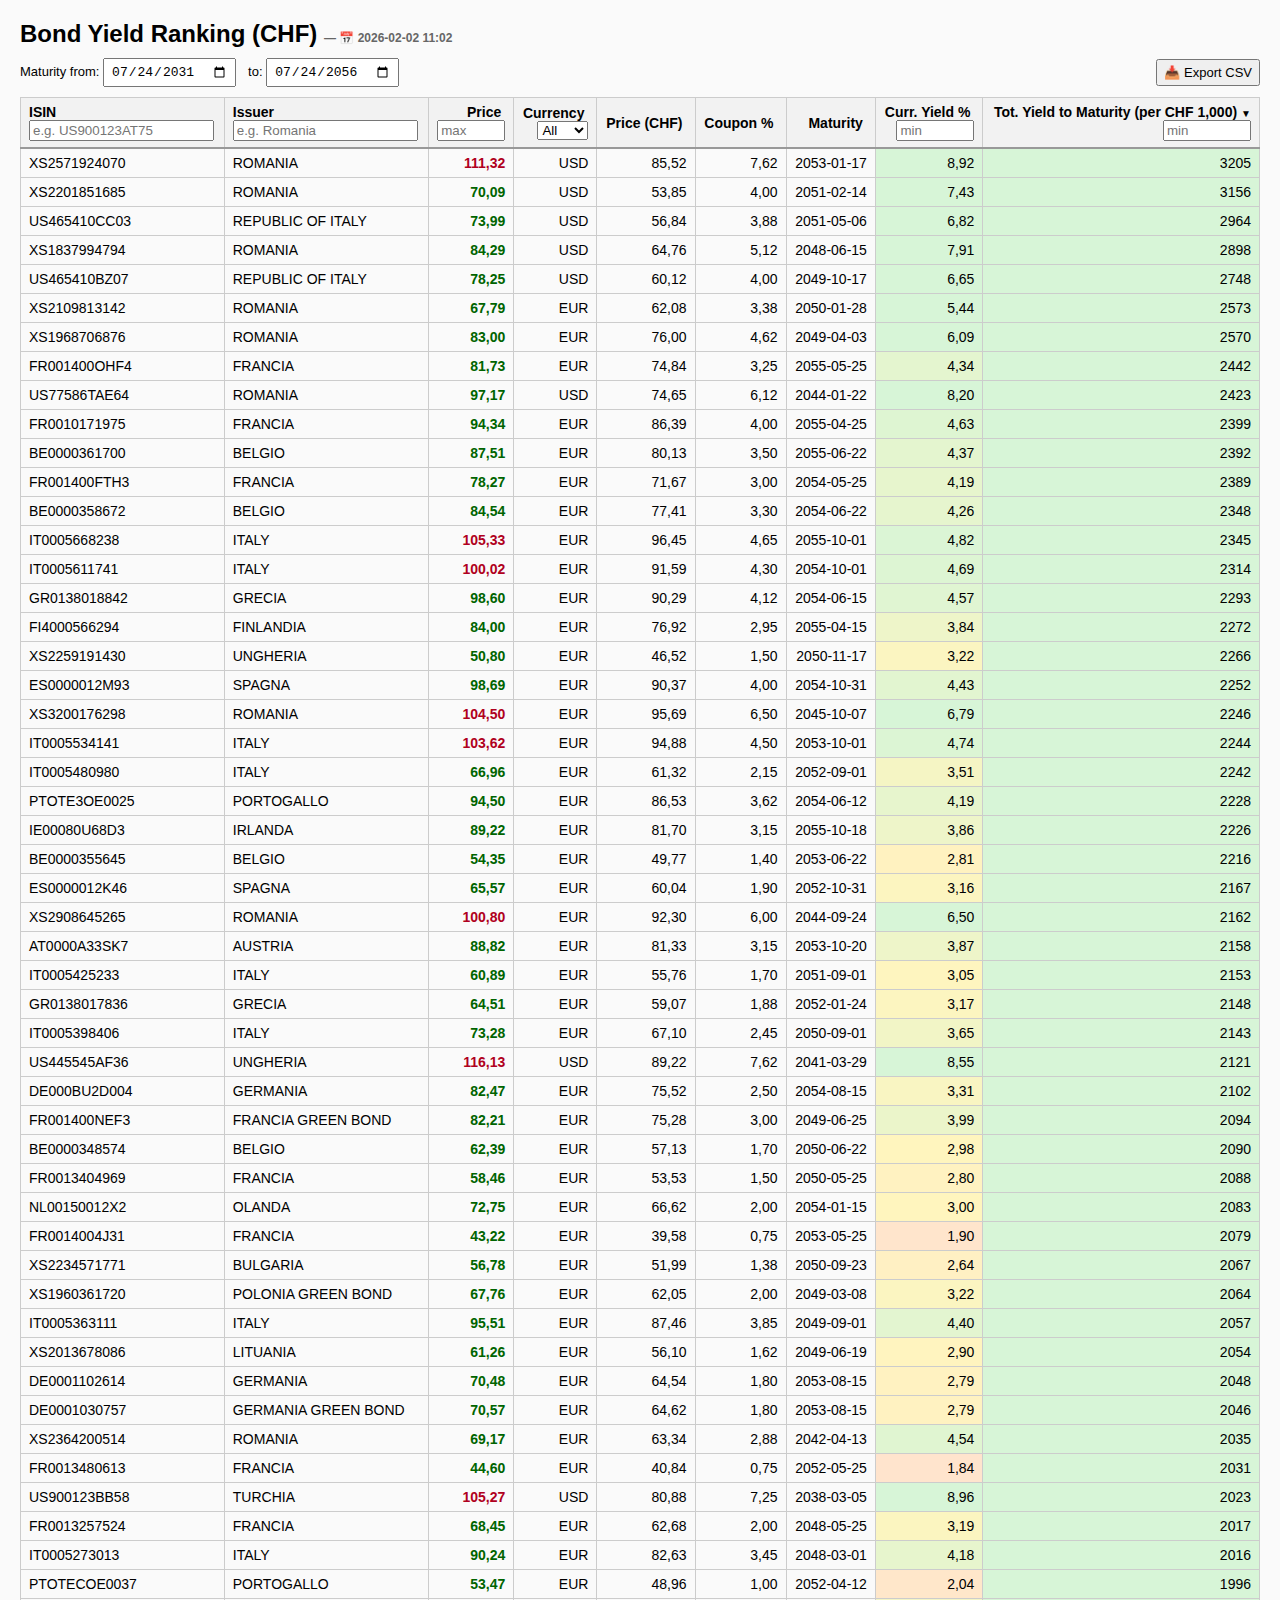
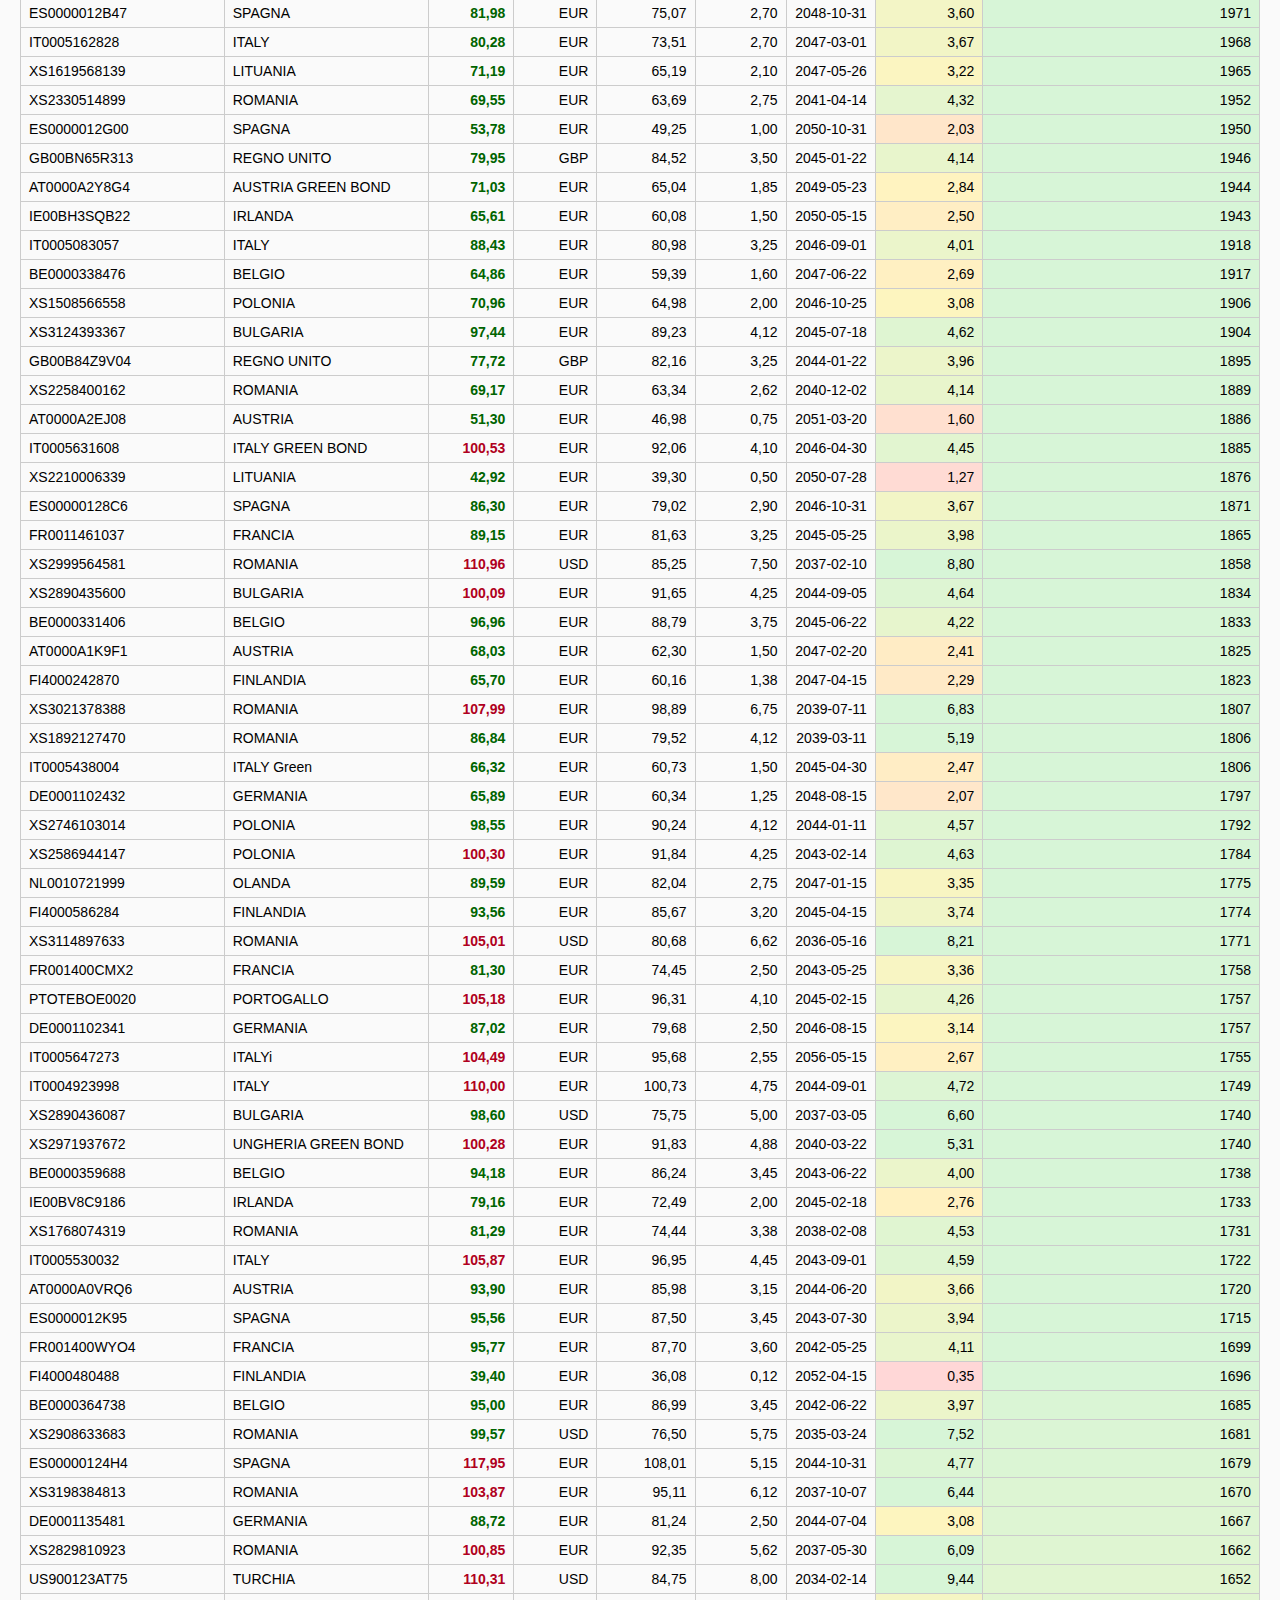
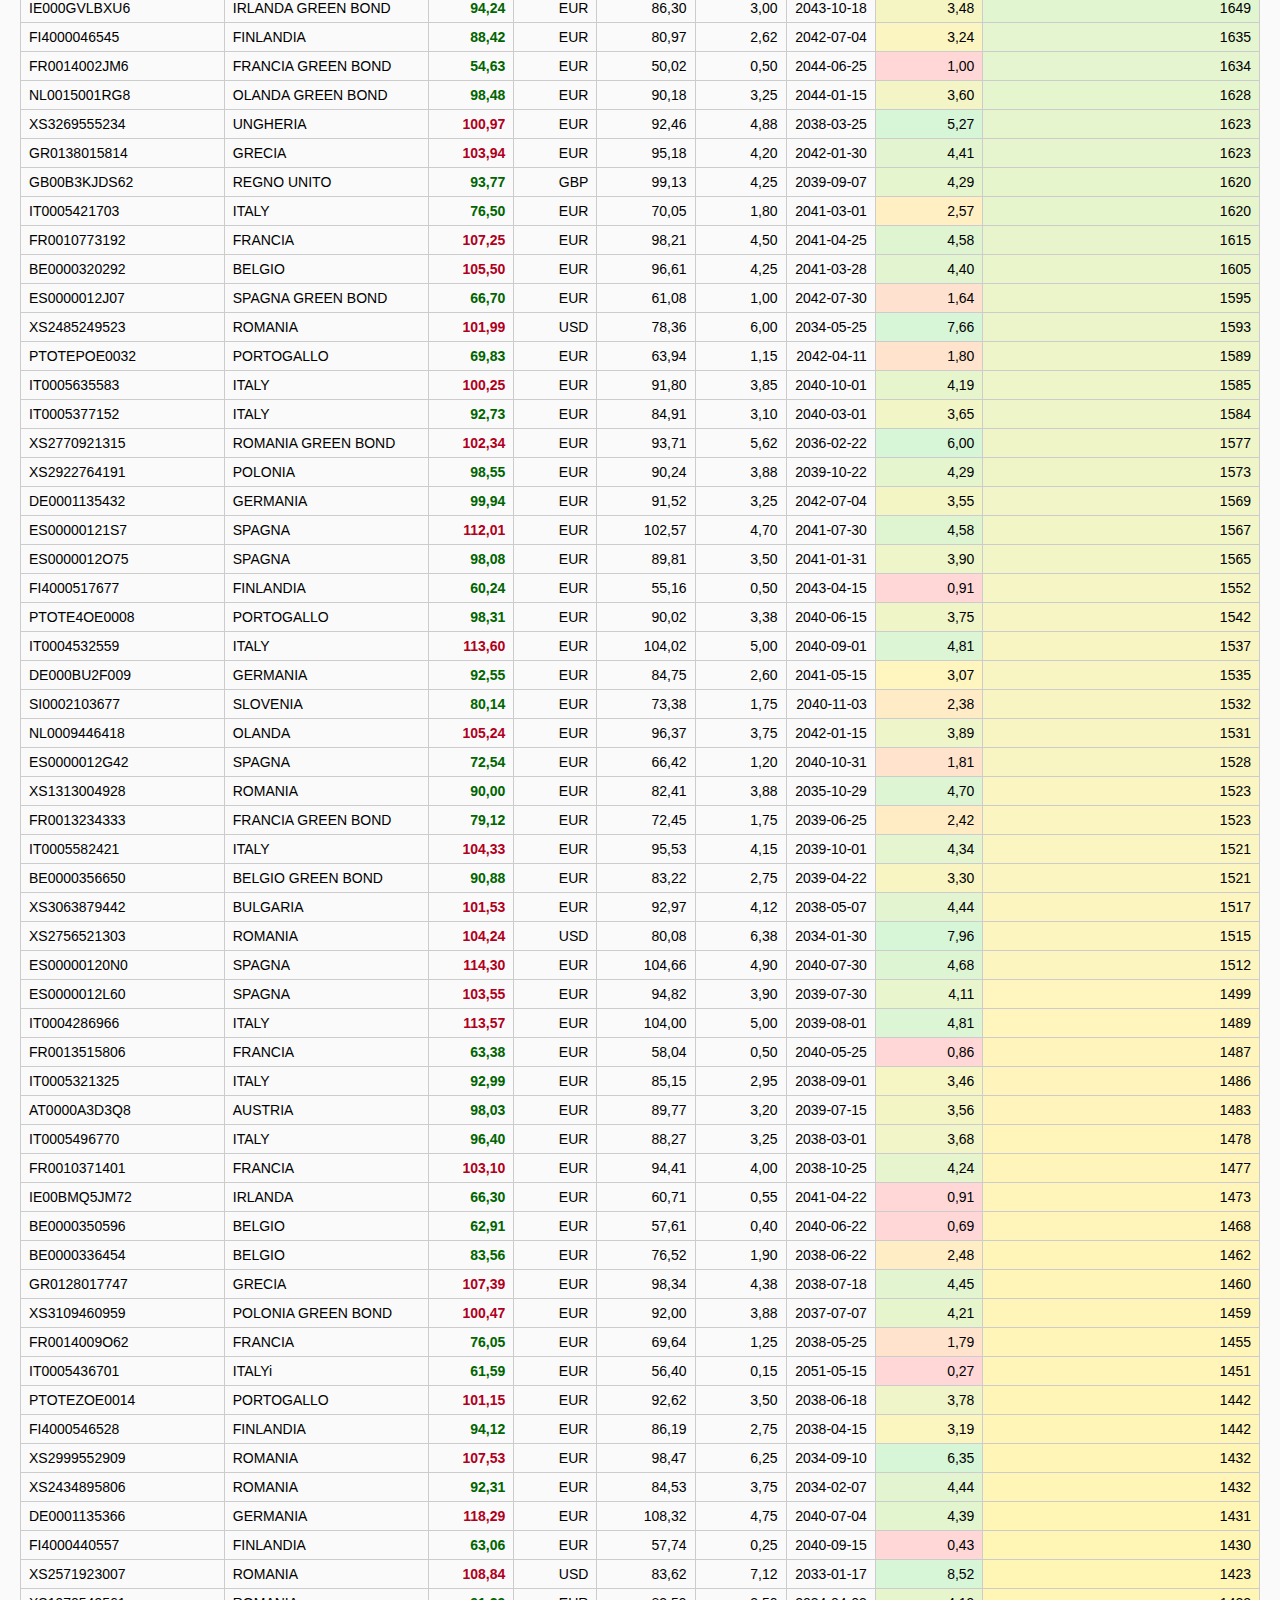
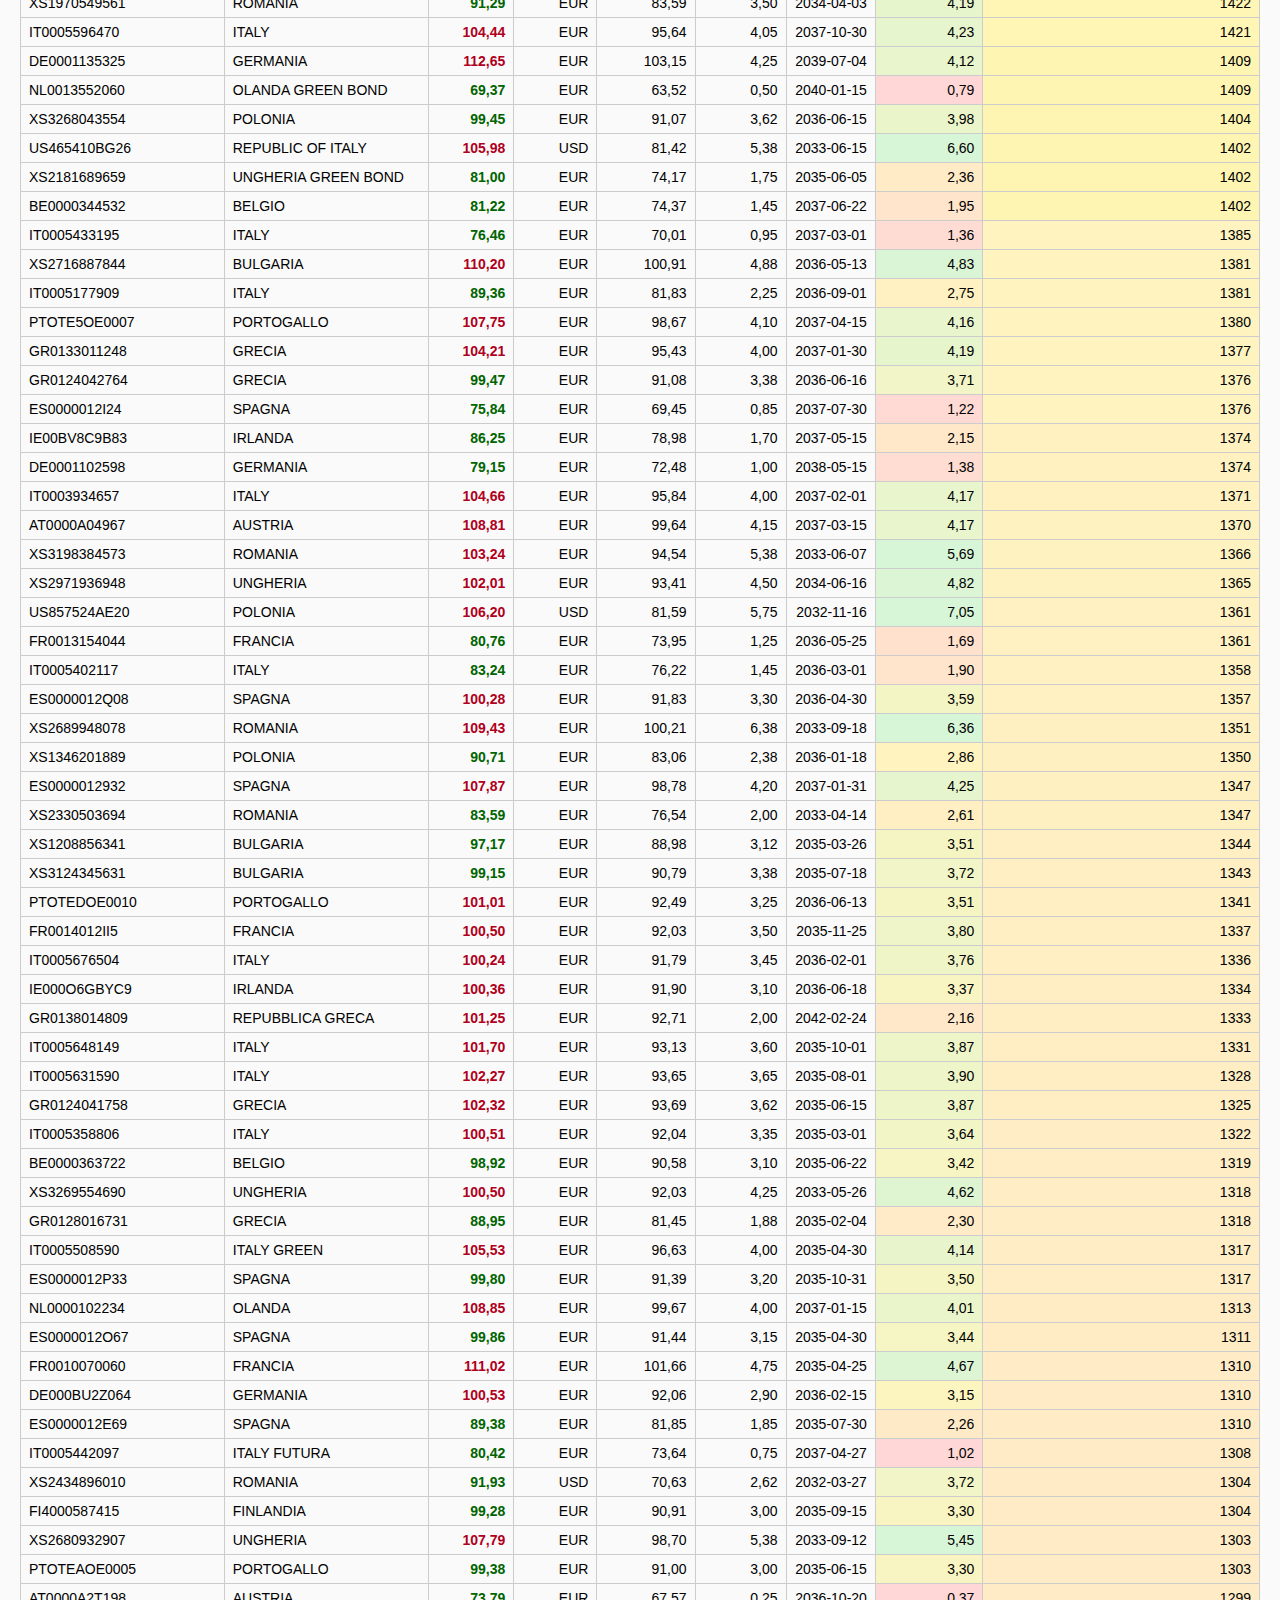
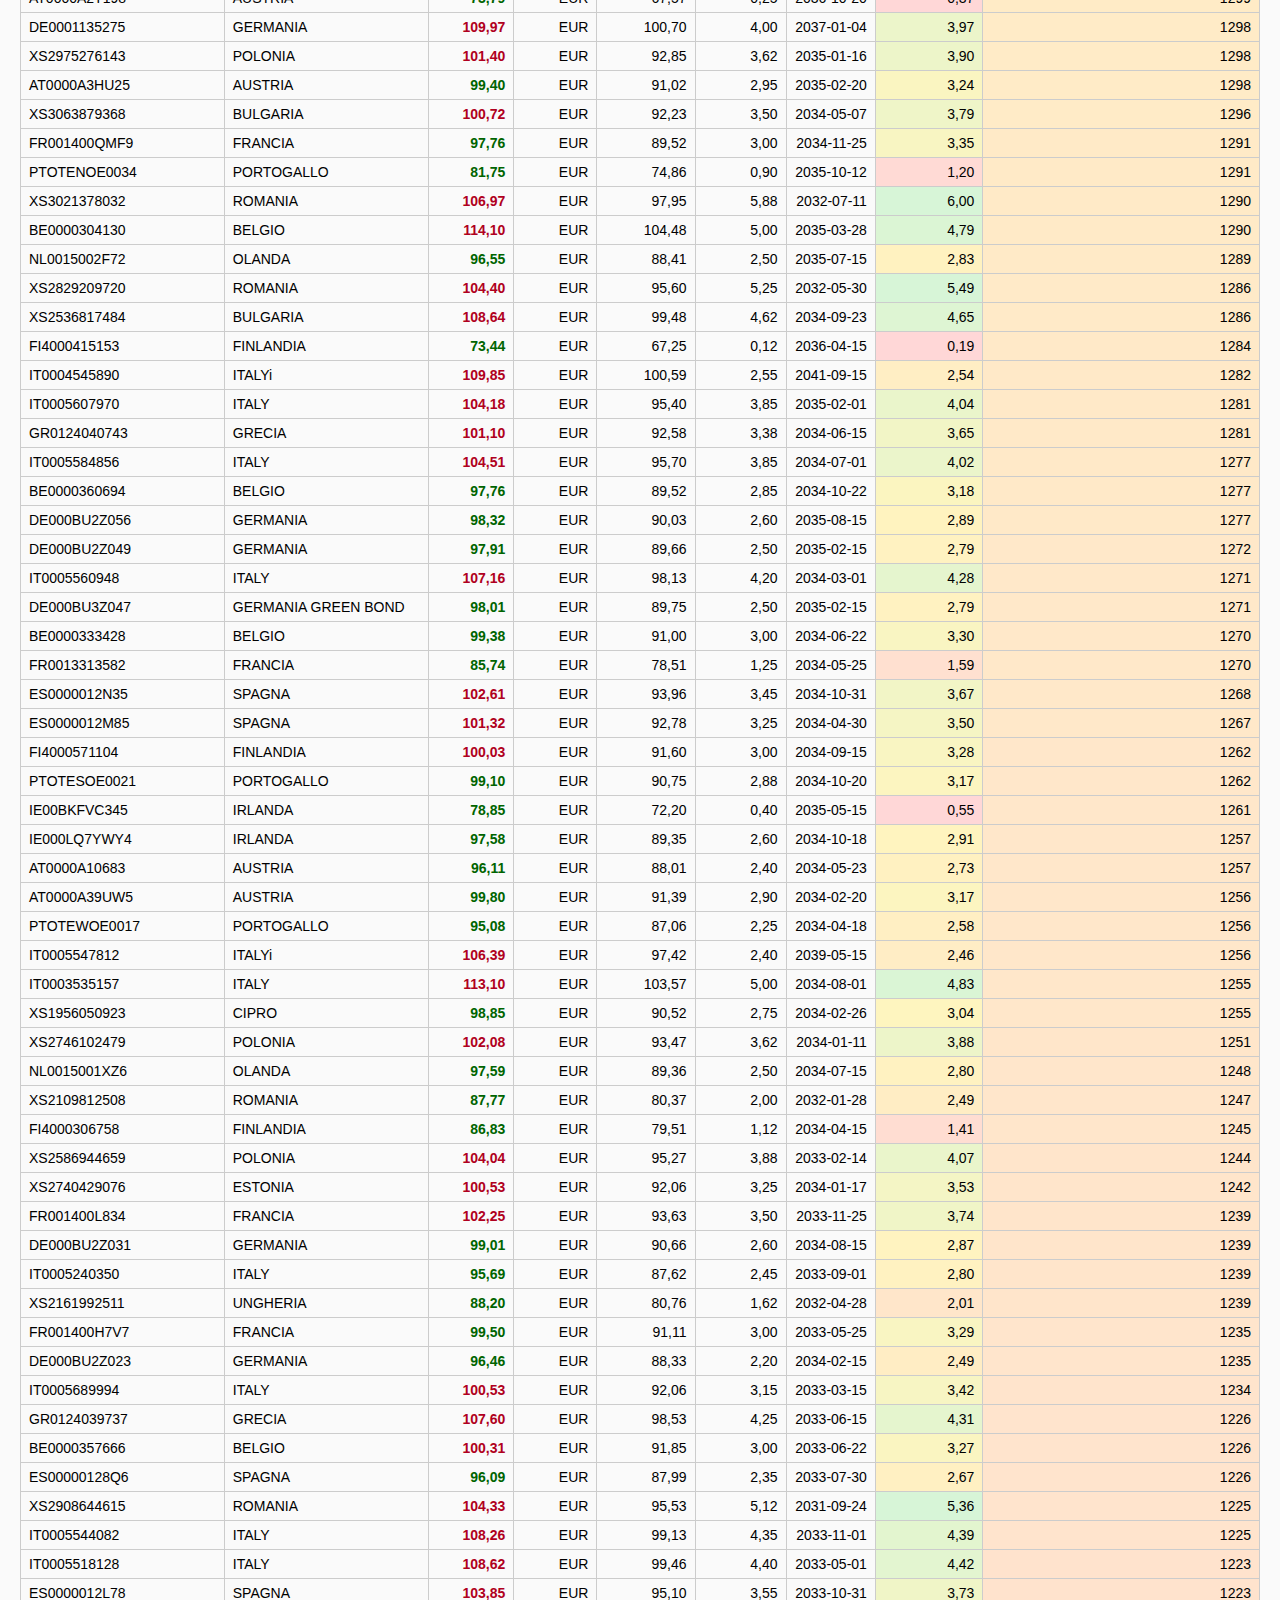
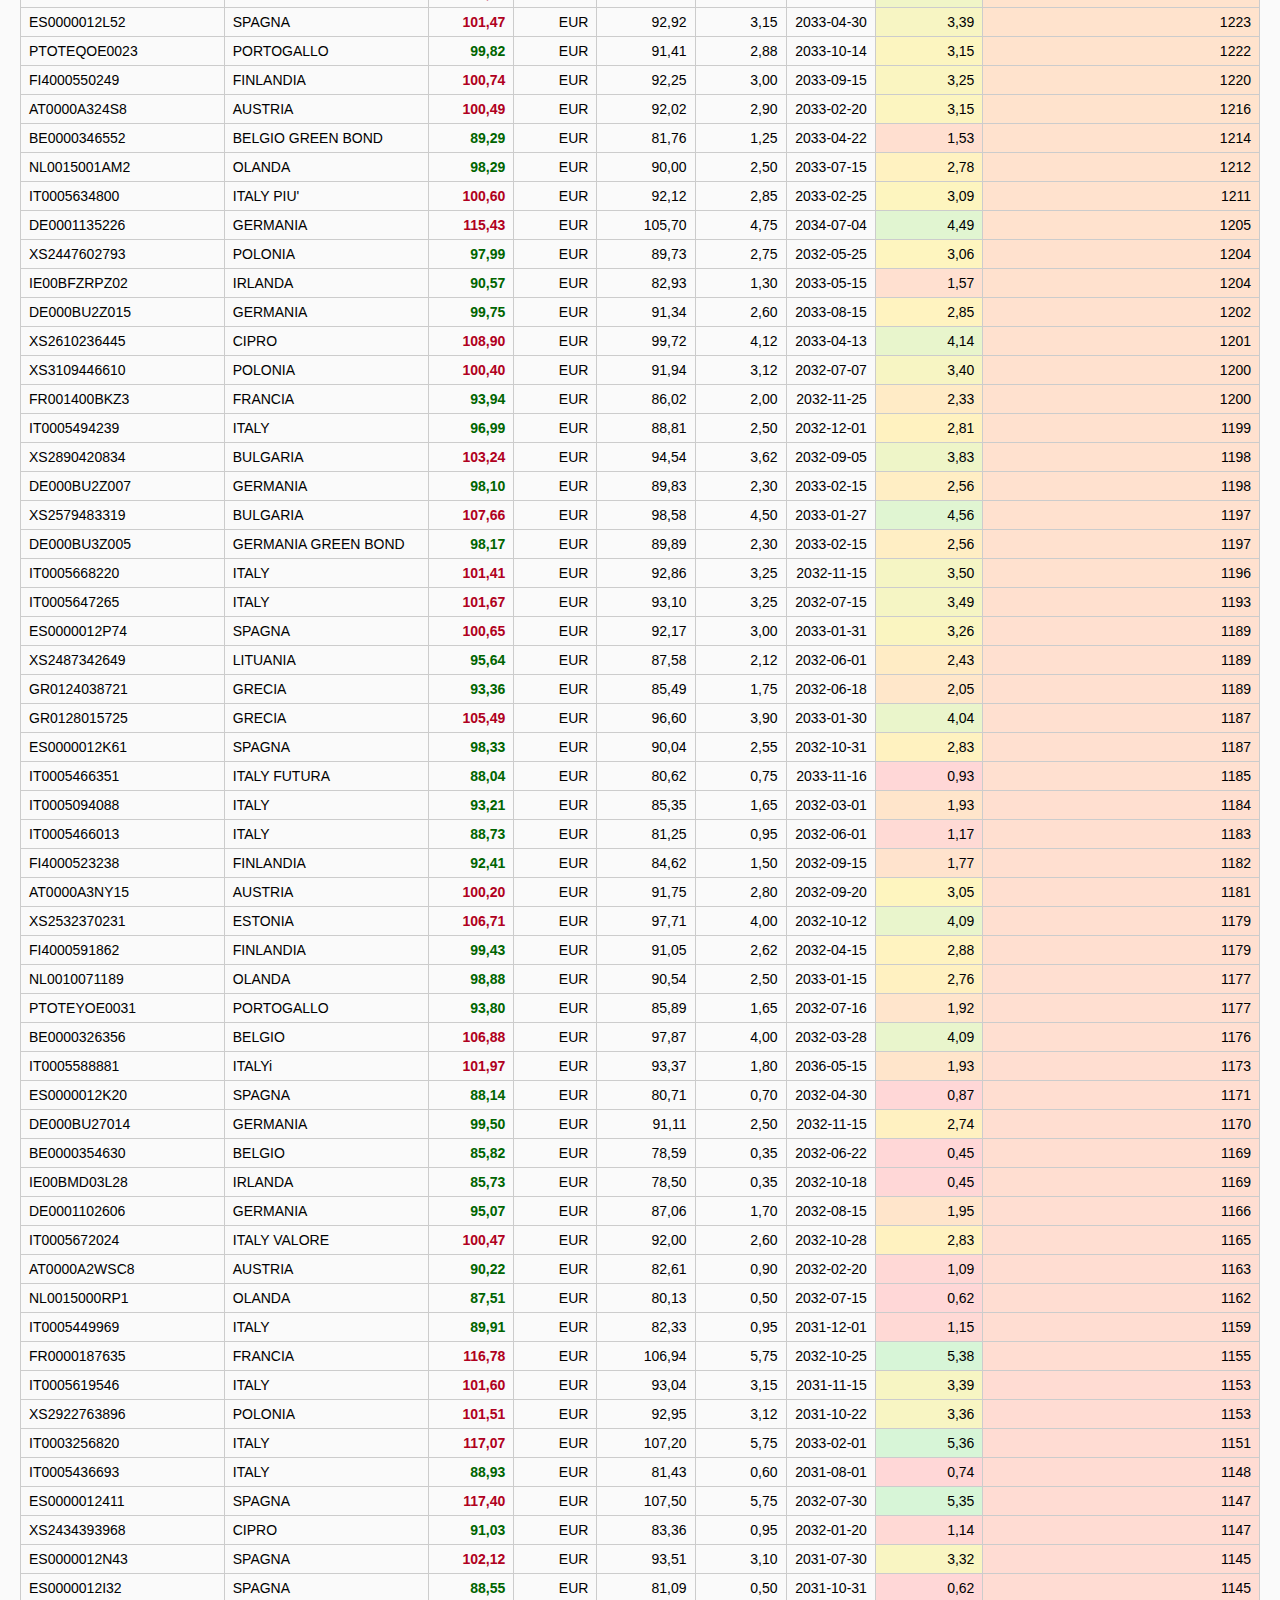
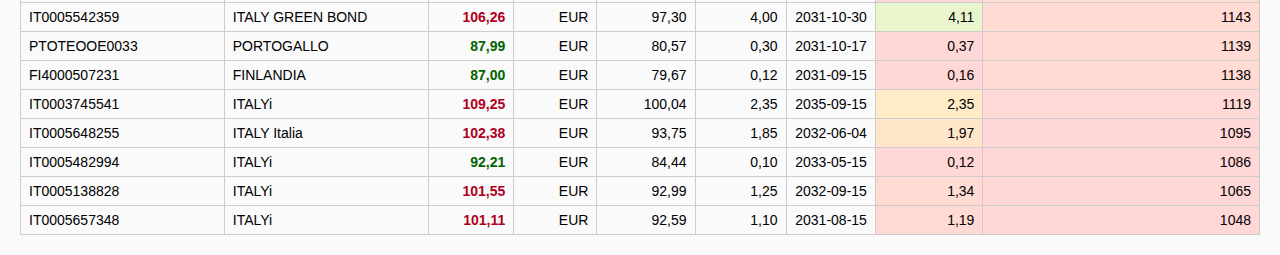
<file: docs/chf/index.html>
<!DOCTYPE html>
<html lang="en">
<head>
    <meta charset="UTF-8">
    <title>Bond Yield Ranking</title>
    <style>
        body {
            font-family: Arial, sans-serif;
            background: #fafafa;
            margin: 20px;
        }
        h2 {
            margin-bottom: 10px;
        }

        .controls {
            display: flex;
            gap: 12px;
            margin-bottom: 10px;
            flex-wrap: wrap;
            align-items: center;
        }
        .controls .spacer {
            margin-left: auto;
        }
        .controls label {
            font-size: 13px;
        }
        .controls input, .controls select, .controls button {
            font-size: 13px;
            padding: 4px 6px;
        }
        .controls input[type="text"] {
            min-width: 200px;
        }

        table {
            border-collapse: collapse;
            width: 100%;
            font-size: 14px;
        }
        thead th {
            position: sticky;
            top: 0;
            background: #f2f2f2;
            z-index: 2;
            cursor: pointer;
            user-select: none;
            border-bottom: 2px solid #999;
        }
        th, td {
            border: 1px solid #ccc;
            padding: 6px 8px;
            text-align: right;
        }
        td:first-child, th:first-child,
        td:nth-child(2), th:nth-child(2) {
            text-align: left;
        }
        td:nth-child(7), th:nth-child(7) {
            white-space: nowrap;
        }
        tr:hover {
            background: #eef6ff;
        }

        /* Price coloring */
        .good { color: #006400; font-weight: bold; }
        .bad  { color: #b00020; font-weight: bold; }

        .arrow { font-size: 10px; margin-left: 4px; }
        button { cursor: pointer; }
    </style>
    <script>
        let currentSortCol = 7;
        let currentSortDir = "desc";

        function parseValue(v) {
            v = v.replace(/[€CHF%]/g, "").replace(",", ".").trim();
            const n = parseFloat(v);
            return isNaN(n) ? v : n;
        }

        function sortTable(col, initial) {
            const table = document.getElementById("bondTable");
            const tbody = table.tBodies[0];
            const rows = Array.from(tbody.rows);

            const ths = table.tHead.rows[0].cells;
            let dir = "asc";

            if (!initial && col === currentSortCol) {
                dir = currentSortDir === "asc" ? "desc" : "asc";
            } else if (initial) {
                dir = currentSortDir;
            } else {
                dir = "desc";
            }

            currentSortCol = col;
            currentSortDir = dir;

            Array.from(ths).forEach(h => {
                const s = h.querySelector(".arrow");
                if (s) s.textContent = "";
            });
            ths[col].querySelector(".arrow").textContent = dir === "asc" ? "▲" : "▼";

            rows.sort((a, b) => {
                const x = parseValue(a.cells[col].innerText);
                const y = parseValue(b.cells[col].innerText);
                if (typeof x === "number" && typeof y === "number") {
                    return dir === "asc" ? x - y : y - x;
                }
                return dir === "asc"
                        ? x.toString().localeCompare(y.toString())
                        : y.toString().localeCompare(x.toString());
            });

            rows.forEach(r => tbody.appendChild(r));
        }

        function filterTable() {
            const isin = document.getElementById("filterIsin").value.toLowerCase();
            const issuer = document.getElementById("filterIssuer").value.toLowerCase();
            const priceMax = parseFloat(document.getElementById("filterPrice").value || "0");
            const currency = document.getElementById("filterCurrency").value;
            const minMat = document.getElementById("filterMinMat").value;
            const maxMat = document.getElementById("filterMaxMat").value;
            const minYield = parseFloat(document.getElementById("filterMinYield").value || "0");
            const minTotal = parseFloat(document.getElementById("filterMinTotal").value || "0");

            const rows = document.querySelectorAll("#bondTable tbody tr");

            rows.forEach(r => {
                const isinCell = r.cells[0].innerText.toLowerCase();
                const issuerCell = r.cells[1].innerText.toLowerCase();
                const priceCell = parseNum(r.cells[2].innerText);
                const currencyCell = r.cells[3].innerText;
                const mat = r.cells[6].innerText;
                const currYield = parseNum(r.cells[7].innerText);
                const totalYield = parseNum(r.cells[8].innerText);

                let ok = true;
                if (isin && isinCell.indexOf(isin) === -1) ok = false;
                if (issuer && issuerCell.indexOf(issuer) === -1) ok = false;
                if (priceMax && priceMax < priceCell) ok = false;
                if (currency && currencyCell !== currency) ok = false;
                if (minMat && mat < minMat) ok = false;
                if (maxMat && mat > maxMat) ok = false;
                if (currYield < minYield) ok = false;
                if (totalYield < minTotal) ok = false;

                r.style.display = ok ? "" : "none";
            });
        }

       function exportCSV() {
            const rows = document.querySelectorAll("#bondTable tr");
            let csv = [];

            rows.forEach(r => {
                const cols = Array.from(r.cells).map(td => {
                    const text = td.textContent.replace(/\s+/g, " ").trim();
                    return '"' + text.replace(/"/g, '""') + '"';
                });
                csv.push(cols.join(","));
            });

            const blob = new Blob([csv.join("\n")], { type: "text/csv;charset=utf-8;" });
            const url = URL.createObjectURL(blob);
            const a = document.createElement("a");
            a.href = url;
            a.download = "bond-report.csv";
            a.click();
            URL.revokeObjectURL(url);
       }

        /* ===== Gradient heatmap on Current Yield % ===== */

        function lerp(a, b, t) {
            return Math.round(a + (b - a) * t);
        }

        function lerpColor(c1, c2, t) {
            return "rgb(" +
                lerp(c1[0], c2[0], t) + "," +
                lerp(c1[1], c2[1], t) + "," +
                lerp(c1[2], c2[2], t) + ")";
        }

        function parseNum(s) {
            return parseFloat(s.replace(",", "."));
        }

        function applyHeatmap() {
            const rows = document.querySelectorAll("#bondTable tbody tr");

            const red    = [255, 215, 215];   // ~0–1%
            const yellow = [255, 245, 190];   // ~3%
            const green  = [215, 245, 215];   // ~5%+

            rows.forEach(r => {
                const v = parseNum(r.cells[7].innerText); // Curr. Yield %
                const w = parseNum(r.cells[8].innerText); // Total Yield to maturity

                let bg;
                if (v <= 1) {
                    bg = "rgb(" + red.join(",") + ")";
                } else if (v < 3) {
                    bg = lerpColor(red, yellow, (v - 1) / 2);
                } else if (v < 5) {
                    bg = lerpColor(yellow, green, (v - 3) / 2);
                } else {
                    bg = "rgb(" + green.join(",") + ")";
                }

                r.cells[7].style.backgroundColor = bg;

                let bg2;
                if (w <= 1100) {
                    bg2 = "rgb(" + red.join(",") + ")";
                } else if (w < 1400) {
                    bg2 = lerpColor(red, yellow, (w - 1100) / 300);
                } else if (w < 1700) {
                    bg2 = lerpColor(yellow, green, (w - 1500) / 200);
                } else {
                    bg2 = "rgb(" + green.join(",") + ")";
                }

                r.cells[8].style.backgroundColor = bg2;
            });
        }

        function setDefaultMaturityFilters() {
            var today = new Date();

            // Création des dates Min (A+5) et Max (A+30)
            var min = new Date(today.getFullYear() + 5, today.getMonth(), today.getDate());
            var max = new Date(today.getFullYear() + 30, today.getMonth(), today.getDate());

            // Fonction de formatage compatible sans Template Literals
            var formatDateLocal = function(date) {
                var year = date.getFullYear();
                // Utilisation de slice(-2) pour le padding, plus compatible que padStart sur vieux navigateurs
                var month = ("0" + (date.getMonth() + 1)).slice(-2);
                var day = ("0" + date.getDate()).slice(-2);

                return year + "-" + month + "-" + day;
            };

            document.getElementById("filterMinMat").value = formatDateLocal(min);
            document.getElementById("filterMaxMat").value = formatDateLocal(max);
        }

        document.addEventListener("DOMContentLoaded", () => {
            setDefaultMaturityFilters();
            filterTable();
            sortTable(8, true);
            applyHeatmap();
        });
    </script>
</head>
<body>

<h2>
    Bond Yield Ranking (CHF)
    <span style="font-size:12px;color:#666;">
        — 📅 2026-02-02 11:02
    </span>
</h2>

<div class="controls">
    <label>
        Maturity from:
        <input id="filterMinMat" type="date" onchange="filterTable()">
    </label>

    <label>
        to:
        <input id="filterMaxMat" type="date" onchange="filterTable()">
    </label>

    <div class="spacer"></div>
    <button onclick="exportCSV()">📥 Export CSV</button>
</div>

<table id="bondTable">
    <thead>
    <tr>
        <th onclick="sortTable(0)">ISIN<span class="arrow"></span><br>
            <input id="filterIsin" type="text" placeholder="e.g. US900123AT75" onclick="event.stopPropagation()" oninput="filterTable()">
        </th>
        <th onclick="sortTable(1)">Issuer<span class="arrow"></span><br>
            <input id="filterIssuer" type="text" placeholder="e.g. Romania" onclick="event.stopPropagation()" oninput="filterTable()">
        </th>
        <th onclick="sortTable(2)">Price <span class="arrow"></span><br>
            <input id="filterPrice" type="number" step="10" placeholder="max" onclick="event.stopPropagation()"
                   oninput="filterTable()" style="width:60px;">
        </th>
        <th onclick="sortTable(3)">Currency<span class="arrow"></span><br>
            <select id="filterCurrency" onchange="filterTable()" onclick="event.stopPropagation()">
                <option value="">All</option>
                <option value="EUR">EUR</option>
                <option value="GBP">GBP</option>
                <option value="SEK">SEK</option>
                <option value="USD">USD</option>
            </select>
        </th>
        <th onclick="sortTable(4)">Price (CHF) <span class="arrow"></span></th>
        <th onclick="sortTable(5)">Coupon % <span class="arrow"></span></th>
        <th onclick="sortTable(6)">Maturity <span class="arrow"></span></th>
        <th onclick="sortTable(7)">Curr. Yield %<span class="arrow"></span><br>
            <input id="filterMinYield" type="number" step="0.5" placeholder="min" onclick="event.stopPropagation()"
                   oninput="filterTable()" style="width:70px;">
        </th>
        <th title="Supposing an investment of CHF1,000, what amount will you have at maturity?" onclick="sortTable(8)">Tot. Yield to Maturity (per CHF 1,000)<span class="arrow"></span><br>
            <input id="filterMinTotal" type="number" step="500" placeholder="min" onclick="event.stopPropagation()"
                   oninput="filterTable()" style="width:80px;">
        </th>
    </tr>
    </thead>

    <tbody>
    <tr>
        <td>US900123AL40</td>
        <td>TURCHIA</td>

        <td class="bad">
            123,85
        </td>

        <td>USD</td>

        <td>
            95,15
        </td>

        <td>11,88</td>
        <td>2030-01-15</td>

        <td>
            12,48
        </td>

        <td>
            1136
        </td>
    </tr>
    <tr>
        <td>US900123AT75</td>
        <td>TURCHIA</td>

        <td class="bad">
            110,31
        </td>

        <td>USD</td>

        <td>
            84,75
        </td>

        <td>8,00</td>
        <td>2034-02-14</td>

        <td>
            9,44
        </td>

        <td>
            1652
        </td>
    </tr>
    <tr>
        <td>US900123BB58</td>
        <td>TURCHIA</td>

        <td class="bad">
            105,27
        </td>

        <td>USD</td>

        <td>
            80,88
        </td>

        <td>7,25</td>
        <td>2038-03-05</td>

        <td>
            8,96
        </td>

        <td>
            2023
        </td>
    </tr>
    <tr>
        <td>XS2571924070</td>
        <td>ROMANIA</td>

        <td class="bad">
            111,32
        </td>

        <td>USD</td>

        <td>
            85,52
        </td>

        <td>7,62</td>
        <td>2053-01-17</td>

        <td>
            8,92
        </td>

        <td>
            3205
        </td>
    </tr>
    <tr>
        <td>SE0009496367</td>
        <td>SVEZIA</td>

        <td class="good">
            97,00
        </td>

        <td>SEK</td>

        <td>
            8,44
        </td>

        <td>0,75</td>
        <td>2028-05-12</td>

        <td>
            8,88
        </td>

        <td>
            1208
        </td>
    </tr>
    <tr>
        <td>XS2999564581</td>
        <td>ROMANIA</td>

        <td class="bad">
            110,96
        </td>

        <td>USD</td>

        <td>
            85,25
        </td>

        <td>7,50</td>
        <td>2037-02-10</td>

        <td>
            8,80
        </td>

        <td>
            1858
        </td>
    </tr>
    <tr>
        <td>US445545AF36</td>
        <td>UNGHERIA</td>

        <td class="bad">
            116,13
        </td>

        <td>USD</td>

        <td>
            89,22
        </td>

        <td>7,62</td>
        <td>2041-03-29</td>

        <td>
            8,55
        </td>

        <td>
            2121
        </td>
    </tr>
    <tr>
        <td>XS2571923007</td>
        <td>ROMANIA</td>

        <td class="bad">
            108,84
        </td>

        <td>USD</td>

        <td>
            83,62
        </td>

        <td>7,12</td>
        <td>2033-01-17</td>

        <td>
            8,52
        </td>

        <td>
            1423
        </td>
    </tr>
    <tr>
        <td>XS2571922884</td>
        <td>ROMANIA</td>

        <td class="bad">
            104,28
        </td>

        <td>USD</td>

        <td>
            80,12
        </td>

        <td>6,62</td>
        <td>2028-02-17</td>

        <td>
            8,27
        </td>

        <td>
            1123
        </td>
    </tr>
    <tr>
        <td>XS3114897633</td>
        <td>ROMANIA</td>

        <td class="bad">
            105,01
        </td>

        <td>USD</td>

        <td>
            80,68
        </td>

        <td>6,62</td>
        <td>2036-05-16</td>

        <td>
            8,21
        </td>

        <td>
            1771
        </td>
    </tr>
    <tr>
        <td>US77586TAE64</td>
        <td>ROMANIA</td>

        <td class="good">
            97,17
        </td>

        <td>USD</td>

        <td>
            74,65
        </td>

        <td>6,12</td>
        <td>2044-01-22</td>

        <td>
            8,20
        </td>

        <td>
            2423
        </td>
    </tr>
    <tr>
        <td>XS2756521303</td>
        <td>ROMANIA</td>

        <td class="bad">
            104,24
        </td>

        <td>USD</td>

        <td>
            80,08
        </td>

        <td>6,38</td>
        <td>2034-01-30</td>

        <td>
            7,96
        </td>

        <td>
            1515
        </td>
    </tr>
    <tr>
        <td>XS1837994794</td>
        <td>ROMANIA</td>

        <td class="good">
            84,29
        </td>

        <td>USD</td>

        <td>
            64,76
        </td>

        <td>5,12</td>
        <td>2048-06-15</td>

        <td>
            7,91
        </td>

        <td>
            2898
        </td>
    </tr>
    <tr>
        <td>XS2485249523</td>
        <td>ROMANIA</td>

        <td class="bad">
            101,99
        </td>

        <td>USD</td>

        <td>
            78,36
        </td>

        <td>6,00</td>
        <td>2034-05-25</td>

        <td>
            7,66
        </td>

        <td>
            1593
        </td>
    </tr>
    <tr>
        <td>XS2908633683</td>
        <td>ROMANIA</td>

        <td class="good">
            99,57
        </td>

        <td>USD</td>

        <td>
            76,50
        </td>

        <td>5,75</td>
        <td>2035-03-24</td>

        <td>
            7,52
        </td>

        <td>
            1681
        </td>
    </tr>
    <tr>
        <td>XS2201851685</td>
        <td>ROMANIA</td>

        <td class="good">
            70,09
        </td>

        <td>USD</td>

        <td>
            53,85
        </td>

        <td>4,00</td>
        <td>2051-02-14</td>

        <td>
            7,43
        </td>

        <td>
            3156
        </td>
    </tr>
    <tr>
        <td>XS2756521212</td>
        <td>ROMANIA</td>

        <td class="bad">
            103,28
        </td>

        <td>USD</td>

        <td>
            79,35
        </td>

        <td>5,88</td>
        <td>2029-01-30</td>

        <td>
            7,40
        </td>

        <td>
            1115
        </td>
    </tr>
    <tr>
        <td>XS3114901336</td>
        <td>ROMANIA</td>

        <td class="bad">
            103,27
        </td>

        <td>USD</td>

        <td>
            79,34
        </td>

        <td>5,75</td>
        <td>2030-09-16</td>

        <td>
            7,25
        </td>

        <td>
            1257
        </td>
    </tr>
    <tr>
        <td>US857524AE20</td>
        <td>POLONIA</td>

        <td class="bad">
            106,20
        </td>

        <td>USD</td>

        <td>
            81,59
        </td>

        <td>5,75</td>
        <td>2032-11-16</td>

        <td>
            7,05
        </td>

        <td>
            1361
        </td>
    </tr>
    <tr>
        <td>XS3021378388</td>
        <td>ROMANIA</td>

        <td class="bad">
            107,99
        </td>

        <td>EUR</td>

        <td>
            98,89
        </td>

        <td>6,75</td>
        <td>2039-07-11</td>

        <td>
            6,83
        </td>

        <td>
            1807
        </td>
    </tr>
    <tr>
        <td>US465410CC03</td>
        <td>REPUBLIC OF ITALY</td>

        <td class="good">
            73,99
        </td>

        <td>USD</td>

        <td>
            56,84
        </td>

        <td>3,88</td>
        <td>2051-05-06</td>

        <td>
            6,82
        </td>

        <td>
            2964
        </td>
    </tr>
    <tr>
        <td>XS3200176298</td>
        <td>ROMANIA</td>

        <td class="bad">
            104,50
        </td>

        <td>EUR</td>

        <td>
            95,69
        </td>

        <td>6,50</td>
        <td>2045-10-07</td>

        <td>
            6,79
        </td>

        <td>
            2246
        </td>
    </tr>
    <tr>
        <td>US465410BZ07</td>
        <td>REPUBLIC OF ITALY</td>

        <td class="good">
            78,25
        </td>

        <td>USD</td>

        <td>
            60,12
        </td>

        <td>4,00</td>
        <td>2049-10-17</td>

        <td>
            6,65
        </td>

        <td>
            2748
        </td>
    </tr>
    <tr>
        <td>XS2890436087</td>
        <td>BULGARIA</td>

        <td class="good">
            98,60
        </td>

        <td>USD</td>

        <td>
            75,75
        </td>

        <td>5,00</td>
        <td>2037-03-05</td>

        <td>
            6,60
        </td>

        <td>
            1740
        </td>
    </tr>
    <tr>
        <td>US465410BG26</td>
        <td>REPUBLIC OF ITALY</td>

        <td class="bad">
            105,98
        </td>

        <td>USD</td>

        <td>
            81,42
        </td>

        <td>5,38</td>
        <td>2033-06-15</td>

        <td>
            6,60
        </td>

        <td>
            1402
        </td>
    </tr>
    <tr>
        <td>XS2538441598</td>
        <td>ROMANIA</td>

        <td class="bad">
            110,05
        </td>

        <td>EUR</td>

        <td>
            100,77
        </td>

        <td>6,62</td>
        <td>2029-09-27</td>

        <td>
            6,57
        </td>

        <td>
            1097
        </td>
    </tr>
    <tr>
        <td>XS2908645265</td>
        <td>ROMANIA</td>

        <td class="bad">
            100,80
        </td>

        <td>EUR</td>

        <td>
            92,30
        </td>

        <td>6,00</td>
        <td>2044-09-24</td>

        <td>
            6,50
        </td>

        <td>
            2162
        </td>
    </tr>
    <tr>
        <td>XS3198384813</td>
        <td>ROMANIA</td>

        <td class="bad">
            103,87
        </td>

        <td>EUR</td>

        <td>
            95,11
        </td>

        <td>6,12</td>
        <td>2037-10-07</td>

        <td>
            6,44
        </td>

        <td>
            1670
        </td>
    </tr>
    <tr>
        <td>XS2689948078</td>
        <td>ROMANIA</td>

        <td class="bad">
            109,43
        </td>

        <td>EUR</td>

        <td>
            100,21
        </td>

        <td>6,38</td>
        <td>2033-09-18</td>

        <td>
            6,36
        </td>

        <td>
            1351
        </td>
    </tr>
    <tr>
        <td>XS2999552909</td>
        <td>ROMANIA</td>

        <td class="bad">
            107,53
        </td>

        <td>EUR</td>

        <td>
            98,47
        </td>

        <td>6,25</td>
        <td>2034-09-10</td>

        <td>
            6,35
        </td>

        <td>
            1432
        </td>
    </tr>
    <tr>
        <td>XS2829810923</td>
        <td>ROMANIA</td>

        <td class="bad">
            100,85
        </td>

        <td>EUR</td>

        <td>
            92,35
        </td>

        <td>5,62</td>
        <td>2037-05-30</td>

        <td>
            6,09
        </td>

        <td>
            1662
        </td>
    </tr>
    <tr>
        <td>XS1968706876</td>
        <td>ROMANIA</td>

        <td class="good">
            83,00
        </td>

        <td>EUR</td>

        <td>
            76,00
        </td>

        <td>4,62</td>
        <td>2049-04-03</td>

        <td>
            6,09
        </td>

        <td>
            2570
        </td>
    </tr>
    <tr>
        <td>XS2770921315</td>
        <td>ROMANIA GREEN BOND</td>

        <td class="bad">
            102,34
        </td>

        <td>EUR</td>

        <td>
            93,71
        </td>

        <td>5,62</td>
        <td>2036-02-22</td>

        <td>
            6,00
        </td>

        <td>
            1577
        </td>
    </tr>
    <tr>
        <td>XS3021378032</td>
        <td>ROMANIA</td>

        <td class="bad">
            106,97
        </td>

        <td>EUR</td>

        <td>
            97,95
        </td>

        <td>5,88</td>
        <td>2032-07-11</td>

        <td>
            6,00
        </td>

        <td>
            1290
        </td>
    </tr>
    <tr>
        <td>DE0001135143</td>
        <td>GERMANIA</td>

        <td class="bad">
            114,78
        </td>

        <td>EUR</td>

        <td>
            105,10
        </td>

        <td>6,25</td>
        <td>2030-01-04</td>

        <td>
            5,95
        </td>

        <td>
            1031
        </td>
    </tr>
    <tr>
        <td>ES0000011868</td>
        <td>SPAGNA</td>

        <td class="bad">
            110,71
        </td>

        <td>EUR</td>

        <td>
            101,38
        </td>

        <td>6,00</td>
        <td>2029-01-31</td>

        <td>
            5,92
        </td>

        <td>
            1011
        </td>
    </tr>
    <tr>
        <td>XS3198384573</td>
        <td>ROMANIA</td>

        <td class="bad">
            103,24
        </td>

        <td>EUR</td>

        <td>
            94,54
        </td>

        <td>5,38</td>
        <td>2033-06-07</td>

        <td>
            5,69
        </td>

        <td>
            1366
        </td>
    </tr>
    <tr>
        <td>XS2689949399</td>
        <td>ROMANIA</td>

        <td class="bad">
            106,15
        </td>

        <td>EUR</td>

        <td>
            97,20
        </td>

        <td>5,50</td>
        <td>2028-09-18</td>

        <td>
            5,66
        </td>

        <td>
            1052
        </td>
    </tr>
    <tr>
        <td>IT0001444378</td>
        <td>ITALY</td>

        <td class="bad">
            115,90
        </td>

        <td>EUR</td>

        <td>
            106,13
        </td>

        <td>6,00</td>
        <td>2031-05-01</td>

        <td>
            5,65
        </td>

        <td>
            1124
        </td>
    </tr>
    <tr>
        <td>BE0000291972</td>
        <td>BELGIO</td>

        <td class="bad">
            106,90
        </td>

        <td>EUR</td>

        <td>
            97,89
        </td>

        <td>5,50</td>
        <td>2028-03-28</td>

        <td>
            5,62
        </td>

        <td>
            1043
        </td>
    </tr>
    <tr>
        <td>XS2770920937</td>
        <td>ROMANIA</td>

        <td class="bad">
            106,03
        </td>

        <td>EUR</td>

        <td>
            97,09
        </td>

        <td>5,38</td>
        <td>2031-03-22</td>

        <td>
            5,54
        </td>

        <td>
            1217
        </td>
    </tr>
    <tr>
        <td>XS2829209720</td>
        <td>ROMANIA</td>

        <td class="bad">
            104,40
        </td>

        <td>EUR</td>

        <td>
            95,60
        </td>

        <td>5,25</td>
        <td>2032-05-30</td>

        <td>
            5,49
        </td>

        <td>
            1286
        </td>
    </tr>
    <tr>
        <td>FR0000571218</td>
        <td>FRANCIA</td>

        <td class="bad">
            109,54
        </td>

        <td>EUR</td>

        <td>
            100,31
        </td>

        <td>5,50</td>
        <td>2029-04-25</td>

        <td>
            5,48
        </td>

        <td>
            1069
        </td>
    </tr>
    <tr>
        <td>XS2680932907</td>
        <td>UNGHERIA</td>

        <td class="bad">
            107,79
        </td>

        <td>EUR</td>

        <td>
            98,70
        </td>

        <td>5,38</td>
        <td>2033-09-12</td>

        <td>
            5,45
        </td>

        <td>
            1303
        </td>
    </tr>
    <tr>
        <td>XS2109813142</td>
        <td>ROMANIA</td>

        <td class="good">
            67,79
        </td>

        <td>EUR</td>

        <td>
            62,08
        </td>

        <td>3,38</td>
        <td>2050-01-28</td>

        <td>
            5,44
        </td>

        <td>
            2573
        </td>
    </tr>
    <tr>
        <td>XS2999533271</td>
        <td>ROMANIA</td>

        <td class="bad">
            106,16
        </td>

        <td>EUR</td>

        <td>
            97,21
        </td>

        <td>5,25</td>
        <td>2030-03-10</td>

        <td>
            5,40
        </td>

        <td>
            1154
        </td>
    </tr>
    <tr>
        <td>FR0000187635</td>
        <td>FRANCIA</td>

        <td class="bad">
            116,78
        </td>

        <td>EUR</td>

        <td>
            106,94
        </td>

        <td>5,75</td>
        <td>2032-10-25</td>

        <td>
            5,38
        </td>

        <td>
            1155
        </td>
    </tr>
    <tr>
        <td>XS2908644615</td>
        <td>ROMANIA</td>

        <td class="bad">
            104,33
        </td>

        <td>EUR</td>

        <td>
            95,53
        </td>

        <td>5,12</td>
        <td>2031-09-24</td>

        <td>
            5,36
        </td>

        <td>
            1225
        </td>
    </tr>
    <tr>
        <td>IT0003256820</td>
        <td>ITALY</td>

        <td class="bad">
            117,07
        </td>

        <td>EUR</td>

        <td>
            107,20
        </td>

        <td>5,75</td>
        <td>2033-02-01</td>

        <td>
            5,36
        </td>

        <td>
            1151
        </td>
    </tr>
    <tr>
        <td>ES0000012411</td>
        <td>SPAGNA</td>

        <td class="bad">
            117,40
        </td>

        <td>EUR</td>

        <td>
            107,50
        </td>

        <td>5,75</td>
        <td>2032-07-30</td>

        <td>
            5,35
        </td>

        <td>
            1147
        </td>
    </tr>
    <tr>
        <td>XS2971937672</td>
        <td>UNGHERIA GREEN BOND</td>

        <td class="bad">
            100,28
        </td>

        <td>EUR</td>

        <td>
            91,83
        </td>

        <td>4,88</td>
        <td>2040-03-22</td>

        <td>
            5,31
        </td>

        <td>
            1740
        </td>
    </tr>
    <tr>
        <td>XS3269555234</td>
        <td>UNGHERIA</td>

        <td class="bad">
            100,97
        </td>

        <td>EUR</td>

        <td>
            92,46
        </td>

        <td>4,88</td>
        <td>2038-03-25</td>

        <td>
            5,27
        </td>

        <td>
            1623
        </td>
    </tr>
    <tr>
        <td>DE0001135176</td>
        <td>GERMANIA</td>

        <td class="bad">
            114,31
        </td>

        <td>EUR</td>

        <td>
            104,67
        </td>

        <td>5,50</td>
        <td>2031-01-04</td>

        <td>
            5,25
        </td>

        <td>
            1067
        </td>
    </tr>
    <tr>
        <td>IT0001278511</td>
        <td>ITALY</td>

        <td class="bad">
            109,85
        </td>

        <td>EUR</td>

        <td>
            100,59
        </td>

        <td>5,25</td>
        <td>2029-11-01</td>

        <td>
            5,22
        </td>

        <td>
            1058
        </td>
    </tr>
    <tr>
        <td>ES00000124C5</td>
        <td>SPAGNA</td>

        <td class="bad">
            107,64
        </td>

        <td>EUR</td>

        <td>
            98,57
        </td>

        <td>5,15</td>
        <td>2028-10-31</td>

        <td>
            5,22
        </td>

        <td>
            1028
        </td>
    </tr>
    <tr>
        <td>XS1892127470</td>
        <td>ROMANIA</td>

        <td class="good">
            86,84
        </td>

        <td>EUR</td>

        <td>
            79,52
        </td>

        <td>4,12</td>
        <td>2039-03-11</td>

        <td>
            5,19
        </td>

        <td>
            1806
        </td>
    </tr>
    <tr>
        <td>IT0004889033</td>
        <td>ITALY</td>

        <td class="bad">
            106,12
        </td>

        <td>EUR</td>

        <td>
            97,17
        </td>

        <td>4,75</td>
        <td>2028-09-01</td>

        <td>
            4,89
        </td>

        <td>
            1037
        </td>
    </tr>
    <tr>
        <td>DE0001135085</td>
        <td>GERMANIA</td>

        <td class="bad">
            106,24
        </td>

        <td>EUR</td>

        <td>
            97,28
        </td>

        <td>4,75</td>
        <td>2028-07-04</td>

        <td>
            4,88
        </td>

        <td>
            1035
        </td>
    </tr>
    <tr>
        <td>XS2716887844</td>
        <td>BULGARIA</td>

        <td class="bad">
            110,20
        </td>

        <td>EUR</td>

        <td>
            100,91
        </td>

        <td>4,88</td>
        <td>2036-05-13</td>

        <td>
            4,83
        </td>

        <td>
            1381
        </td>
    </tr>
    <tr>
        <td>IT0003535157</td>
        <td>ITALY</td>

        <td class="bad">
            113,10
        </td>

        <td>EUR</td>

        <td>
            103,57
        </td>

        <td>5,00</td>
        <td>2034-08-01</td>

        <td>
            4,83
        </td>

        <td>
            1255
        </td>
    </tr>
    <tr>
        <td>IT0005668238</td>
        <td>ITALY</td>

        <td class="bad">
            105,33
        </td>

        <td>EUR</td>

        <td>
            96,45
        </td>

        <td>4,65</td>
        <td>2055-10-01</td>

        <td>
            4,82
        </td>

        <td>
            2345
        </td>
    </tr>
    <tr>
        <td>XS2971936948</td>
        <td>UNGHERIA</td>

        <td class="bad">
            102,01
        </td>

        <td>EUR</td>

        <td>
            93,41
        </td>

        <td>4,50</td>
        <td>2034-06-16</td>

        <td>
            4,82
        </td>

        <td>
            1365
        </td>
    </tr>
    <tr>
        <td>IT0004532559</td>
        <td>ITALY</td>

        <td class="bad">
            113,60
        </td>

        <td>EUR</td>

        <td>
            104,02
        </td>

        <td>5,00</td>
        <td>2040-09-01</td>

        <td>
            4,81
        </td>

        <td>
            1537
        </td>
    </tr>
    <tr>
        <td>IT0004286966</td>
        <td>ITALY</td>

        <td class="bad">
            113,57
        </td>

        <td>EUR</td>

        <td>
            104,00
        </td>

        <td>5,00</td>
        <td>2039-08-01</td>

        <td>
            4,81
        </td>

        <td>
            1489
        </td>
    </tr>
    <tr>
        <td>BE0000304130</td>
        <td>BELGIO</td>

        <td class="bad">
            114,10
        </td>

        <td>EUR</td>

        <td>
            104,48
        </td>

        <td>5,00</td>
        <td>2035-03-28</td>

        <td>
            4,79
        </td>

        <td>
            1290
        </td>
    </tr>
    <tr>
        <td>ES00000124H4</td>
        <td>SPAGNA</td>

        <td class="bad">
            117,95
        </td>

        <td>EUR</td>

        <td>
            108,01
        </td>

        <td>5,15</td>
        <td>2044-10-31</td>

        <td>
            4,77
        </td>

        <td>
            1679
        </td>
    </tr>
    <tr>
        <td>IT0005534141</td>
        <td>ITALY</td>

        <td class="bad">
            103,62
        </td>

        <td>EUR</td>

        <td>
            94,88
        </td>

        <td>4,50</td>
        <td>2053-10-01</td>

        <td>
            4,74
        </td>

        <td>
            2244
        </td>
    </tr>
    <tr>
        <td>IT0004923998</td>
        <td>ITALY</td>

        <td class="bad">
            110,00
        </td>

        <td>EUR</td>

        <td>
            100,73
        </td>

        <td>4,75</td>
        <td>2044-09-01</td>

        <td>
            4,72
        </td>

        <td>
            1749
        </td>
    </tr>
    <tr>
        <td>XS1313004928</td>
        <td>ROMANIA</td>

        <td class="good">
            90,00
        </td>

        <td>EUR</td>

        <td>
            82,41
        </td>

        <td>3,88</td>
        <td>2035-10-29</td>

        <td>
            4,70
        </td>

        <td>
            1523
        </td>
    </tr>
    <tr>
        <td>FR0010870956</td>
        <td>FRANCIA</td>

        <td class="good">
            92,90
        </td>

        <td>EUR</td>

        <td>
            85,07
        </td>

        <td>4,00</td>
        <td>2060-04-25</td>

        <td>
            4,70
        </td>

        <td>
            2670
        </td>
    </tr>
    <tr>
        <td>IT0005611741</td>
        <td>ITALY</td>

        <td class="bad">
            100,02
        </td>

        <td>EUR</td>

        <td>
            91,59
        </td>

        <td>4,30</td>
        <td>2054-10-01</td>

        <td>
            4,69
        </td>

        <td>
            2314
        </td>
    </tr>
    <tr>
        <td>ES00000120N0</td>
        <td>SPAGNA</td>

        <td class="bad">
            114,30
        </td>

        <td>EUR</td>

        <td>
            104,66
        </td>

        <td>4,90</td>
        <td>2040-07-30</td>

        <td>
            4,68
        </td>

        <td>
            1512
        </td>
    </tr>
    <tr>
        <td>FR0010070060</td>
        <td>FRANCIA</td>

        <td class="bad">
            111,02
        </td>

        <td>EUR</td>

        <td>
            101,66
        </td>

        <td>4,75</td>
        <td>2035-04-25</td>

        <td>
            4,67
        </td>

        <td>
            1310
        </td>
    </tr>
    <tr>
        <td>XS2536817484</td>
        <td>BULGARIA</td>

        <td class="bad">
            108,64
        </td>

        <td>EUR</td>

        <td>
            99,48
        </td>

        <td>4,62</td>
        <td>2034-09-23</td>

        <td>
            4,65
        </td>

        <td>
            1286
        </td>
    </tr>
    <tr>
        <td>XS2890435600</td>
        <td>BULGARIA</td>

        <td class="bad">
            100,09
        </td>

        <td>EUR</td>

        <td>
            91,65
        </td>

        <td>4,25</td>
        <td>2044-09-05</td>

        <td>
            4,64
        </td>

        <td>
            1834
        </td>
    </tr>
    <tr>
        <td>FR0010171975</td>
        <td>FRANCIA</td>

        <td class="good">
            94,34
        </td>

        <td>EUR</td>

        <td>
            86,39
        </td>

        <td>4,00</td>
        <td>2055-04-25</td>

        <td>
            4,63
        </td>

        <td>
            2399
        </td>
    </tr>
    <tr>
        <td>XS2586944147</td>
        <td>POLONIA</td>

        <td class="bad">
            100,30
        </td>

        <td>EUR</td>

        <td>
            91,84
        </td>

        <td>4,25</td>
        <td>2043-02-14</td>

        <td>
            4,63
        </td>

        <td>
            1784
        </td>
    </tr>
    <tr>
        <td>XS3124393367</td>
        <td>BULGARIA</td>

        <td class="good">
            97,44
        </td>

        <td>EUR</td>

        <td>
            89,23
        </td>

        <td>4,12</td>
        <td>2045-07-18</td>

        <td>
            4,62
        </td>

        <td>
            1904
        </td>
    </tr>
    <tr>
        <td>XS3269554690</td>
        <td>UNGHERIA</td>

        <td class="bad">
            100,50
        </td>

        <td>EUR</td>

        <td>
            92,03
        </td>

        <td>4,25</td>
        <td>2033-05-26</td>

        <td>
            4,62
        </td>

        <td>
            1318
        </td>
    </tr>
    <tr>
        <td>IT0005530032</td>
        <td>ITALY</td>

        <td class="bad">
            105,87
        </td>

        <td>EUR</td>

        <td>
            96,95
        </td>

        <td>4,45</td>
        <td>2043-09-01</td>

        <td>
            4,59
        </td>

        <td>
            1722
        </td>
    </tr>
    <tr>
        <td>FR0010773192</td>
        <td>FRANCIA</td>

        <td class="bad">
            107,25
        </td>

        <td>EUR</td>

        <td>
            98,21
        </td>

        <td>4,50</td>
        <td>2041-04-25</td>

        <td>
            4,58
        </td>

        <td>
            1615
        </td>
    </tr>
    <tr>
        <td>ES00000121S7</td>
        <td>SPAGNA</td>

        <td class="bad">
            112,01
        </td>

        <td>EUR</td>

        <td>
            102,57
        </td>

        <td>4,70</td>
        <td>2041-07-30</td>

        <td>
            4,58
        </td>

        <td>
            1567
        </td>
    </tr>
    <tr>
        <td>XS2746103014</td>
        <td>POLONIA</td>

        <td class="good">
            98,55
        </td>

        <td>EUR</td>

        <td>
            90,24
        </td>

        <td>4,12</td>
        <td>2044-01-11</td>

        <td>
            4,57
        </td>

        <td>
            1792
        </td>
    </tr>
    <tr>
        <td>GR0138018842</td>
        <td>GRECIA</td>

        <td class="good">
            98,60
        </td>

        <td>EUR</td>

        <td>
            90,29
        </td>

        <td>4,12</td>
        <td>2054-06-15</td>

        <td>
            4,57
        </td>

        <td>
            2293
        </td>
    </tr>
    <tr>
        <td>XS2579483319</td>
        <td>BULGARIA</td>

        <td class="bad">
            107,66
        </td>

        <td>EUR</td>

        <td>
            98,58
        </td>

        <td>4,50</td>
        <td>2033-01-27</td>

        <td>
            4,56
        </td>

        <td>
            1197
        </td>
    </tr>
    <tr>
        <td>XS2364200514</td>
        <td>ROMANIA</td>

        <td class="good">
            69,17
        </td>

        <td>EUR</td>

        <td>
            63,34
        </td>

        <td>2,88</td>
        <td>2042-04-13</td>

        <td>
            4,54
        </td>

        <td>
            2035
        </td>
    </tr>
    <tr>
        <td>XS1768074319</td>
        <td>ROMANIA</td>

        <td class="good">
            81,29
        </td>

        <td>EUR</td>

        <td>
            74,44
        </td>

        <td>3,38</td>
        <td>2038-02-08</td>

        <td>
            4,53
        </td>

        <td>
            1731
        </td>
    </tr>
    <tr>
        <td>DE0001135226</td>
        <td>GERMANIA</td>

        <td class="bad">
            115,43
        </td>

        <td>EUR</td>

        <td>
            105,70
        </td>

        <td>4,75</td>
        <td>2034-07-04</td>

        <td>
            4,49
        </td>

        <td>
            1205
        </td>
    </tr>
    <tr>
        <td>XS2010026214</td>
        <td>UNGHERIA</td>

        <td class="bad">
            103,40
        </td>

        <td>EUR</td>

        <td>
            94,68
        </td>

        <td>4,25</td>
        <td>2031-06-16</td>

        <td>
            4,49
        </td>

        <td>
            1190
        </td>
    </tr>
    <tr>
        <td>IT0005631608</td>
        <td>ITALY GREEN BOND</td>

        <td class="bad">
            100,53
        </td>

        <td>EUR</td>

        <td>
            92,06
        </td>

        <td>4,10</td>
        <td>2046-04-30</td>

        <td>
            4,45
        </td>

        <td>
            1885
        </td>
    </tr>
    <tr>
        <td>XS2716887760</td>
        <td>BULGARIA</td>

        <td class="bad">
            107,19
        </td>

        <td>EUR</td>

        <td>
            98,15
        </td>

        <td>4,38</td>
        <td>2031-05-13</td>

        <td>
            4,46
        </td>

        <td>
            1151
        </td>
    </tr>
    <tr>
        <td>GR0128017747</td>
        <td>GRECIA</td>

        <td class="bad">
            107,39
        </td>

        <td>EUR</td>

        <td>
            98,34
        </td>

        <td>4,38</td>
        <td>2038-07-18</td>

        <td>
            4,45
        </td>

        <td>
            1460
        </td>
    </tr>
    <tr>
        <td>XS2434895806</td>
        <td>ROMANIA</td>

        <td class="good">
            92,31
        </td>

        <td>EUR</td>

        <td>
            84,53
        </td>

        <td>3,75</td>
        <td>2034-02-07</td>

        <td>
            4,44
        </td>

        <td>
            1432
        </td>
    </tr>
    <tr>
        <td>XS3063879442</td>
        <td>BULGARIA</td>

        <td class="bad">
            101,53
        </td>

        <td>EUR</td>

        <td>
            92,97
        </td>

        <td>4,12</td>
        <td>2038-05-07</td>

        <td>
            4,44
        </td>

        <td>
            1517
        </td>
    </tr>
    <tr>
        <td>ES0000012M93</td>
        <td>SPAGNA</td>

        <td class="good">
            98,69
        </td>

        <td>EUR</td>

        <td>
            90,37
        </td>

        <td>4,00</td>
        <td>2054-10-31</td>

        <td>
            4,43
        </td>

        <td>
            2252
        </td>
    </tr>
    <tr>
        <td>IT0005518128</td>
        <td>ITALY</td>

        <td class="bad">
            108,62
        </td>

        <td>EUR</td>

        <td>
            99,46
        </td>

        <td>4,40</td>
        <td>2033-05-01</td>

        <td>
            4,42
        </td>

        <td>
            1223
        </td>
    </tr>
    <tr>
        <td>GR0138015814</td>
        <td>GRECIA</td>

        <td class="bad">
            103,94
        </td>

        <td>EUR</td>

        <td>
            95,18
        </td>

        <td>4,20</td>
        <td>2042-01-30</td>

        <td>
            4,41
        </td>

        <td>
            1623
        </td>
    </tr>
    <tr>
        <td>IT0005363111</td>
        <td>ITALY</td>

        <td class="good">
            95,51
        </td>

        <td>EUR</td>

        <td>
            87,46
        </td>

        <td>3,85</td>
        <td>2049-09-01</td>

        <td>
            4,40
        </td>

        <td>
            2057
        </td>
    </tr>
    <tr>
        <td>BE0000320292</td>
        <td>BELGIO</td>

        <td class="bad">
            105,50
        </td>

        <td>EUR</td>

        <td>
            96,61
        </td>

        <td>4,25</td>
        <td>2041-03-28</td>

        <td>
            4,40
        </td>

        <td>
            1605
        </td>
    </tr>
    <tr>
        <td>IT0005544082</td>
        <td>ITALY</td>

        <td class="bad">
            108,26
        </td>

        <td>EUR</td>

        <td>
            99,13
        </td>

        <td>4,35</td>
        <td>2033-11-01</td>

        <td>
            4,39
        </td>

        <td>
            1225
        </td>
    </tr>
    <tr>
        <td>DE0001135366</td>
        <td>GERMANIA</td>

        <td class="bad">
            118,29
        </td>

        <td>EUR</td>

        <td>
            108,32
        </td>

        <td>4,75</td>
        <td>2040-07-04</td>

        <td>
            4,39
        </td>

        <td>
            1431
        </td>
    </tr>
    <tr>
        <td>BE0000361700</td>
        <td>BELGIO</td>

        <td class="good">
            87,51
        </td>

        <td>EUR</td>

        <td>
            80,13
        </td>

        <td>3,50</td>
        <td>2055-06-22</td>

        <td>
            4,37
        </td>

        <td>
            2392
        </td>
    </tr>
    <tr>
        <td>ES00000128E2</td>
        <td>SPAGNA</td>

        <td class="good">
            86,21
        </td>

        <td>EUR</td>

        <td>
            78,94
        </td>

        <td>3,45</td>
        <td>2066-07-30</td>

        <td>
            4,37
        </td>

        <td>
            2886
        </td>
    </tr>
    <tr>
        <td>FR001400OHF4</td>
        <td>FRANCIA</td>

        <td class="good">
            81,73
        </td>

        <td>EUR</td>

        <td>
            74,84
        </td>

        <td>3,25</td>
        <td>2055-05-25</td>

        <td>
            4,34
        </td>

        <td>
            2442
        </td>
    </tr>
    <tr>
        <td>IT0005582421</td>
        <td>ITALY</td>

        <td class="bad">
            104,33
        </td>

        <td>EUR</td>

        <td>
            95,53
        </td>

        <td>4,15</td>
        <td>2039-10-01</td>

        <td>
            4,34
        </td>

        <td>
            1521
        </td>
    </tr>
    <tr>
        <td>ES00000126D8</td>
        <td>SPAGNA</td>

        <td class="bad">
            100,84
        </td>

        <td>EUR</td>

        <td>
            92,34
        </td>

        <td>4,00</td>
        <td>2064-10-31</td>

        <td>
            4,33
        </td>

        <td>
            2638
        </td>
    </tr>
    <tr>
        <td>XS2330514899</td>
        <td>ROMANIA</td>

        <td class="good">
            69,55
        </td>

        <td>EUR</td>

        <td>
            63,69
        </td>

        <td>2,75</td>
        <td>2041-04-14</td>

        <td>
            4,32
        </td>

        <td>
            1952
        </td>
    </tr>
    <tr>
        <td>GR0124039737</td>
        <td>GRECIA</td>

        <td class="bad">
            107,60
        </td>

        <td>EUR</td>

        <td>
            98,53
        </td>

        <td>4,25</td>
        <td>2033-06-15</td>

        <td>
            4,31
        </td>

        <td>
            1226
        </td>
    </tr>
    <tr>
        <td>GB00B3KJDS62</td>
        <td>REGNO UNITO</td>

        <td class="good">
            93,77
        </td>

        <td>GBP</td>

        <td>
            99,13
        </td>

        <td>4,25</td>
        <td>2039-09-07</td>

        <td>
            4,29
        </td>

        <td>
            1620
        </td>
    </tr>
    <tr>
        <td>XS2922764191</td>
        <td>POLONIA</td>

        <td class="good">
            98,55
        </td>

        <td>EUR</td>

        <td>
            90,24
        </td>

        <td>3,88</td>
        <td>2039-10-22</td>

        <td>
            4,29
        </td>

        <td>
            1573
        </td>
    </tr>
    <tr>
        <td>XS2536817211</td>
        <td>BULGARIA</td>

        <td class="bad">
            104,97
        </td>

        <td>EUR</td>

        <td>
            96,12
        </td>

        <td>4,12</td>
        <td>2029-09-23</td>

        <td>
            4,29
        </td>

        <td>
            1079
        </td>
    </tr>
    <tr>
        <td>XS2201851172</td>
        <td>ROMANIA</td>

        <td class="good">
            91,24
        </td>

        <td>USD</td>

        <td>
            70,10
        </td>

        <td>3,00</td>
        <td>2031-02-14</td>

        <td>
            4,28
        </td>

        <td>
            1302
        </td>
    </tr>
    <tr>
        <td>IT0005560948</td>
        <td>ITALY</td>

        <td class="bad">
            107,16
        </td>

        <td>EUR</td>

        <td>
            98,13
        </td>

        <td>4,20</td>
        <td>2034-03-01</td>

        <td>
            4,28
        </td>

        <td>
            1271
        </td>
    </tr>
    <tr>
        <td>IT0005566408</td>
        <td>ITALY</td>

        <td class="bad">
            104,98
        </td>

        <td>EUR</td>

        <td>
            96,13
        </td>

        <td>4,10</td>
        <td>2029-02-01</td>

        <td>
            4,27
        </td>

        <td>
            1036
        </td>
    </tr>
    <tr>
        <td>IT0005217390</td>
        <td>ITALY</td>

        <td class="good">
            71,83
        </td>

        <td>EUR</td>

        <td>
            65,77
        </td>

        <td>2,80</td>
        <td>2067-03-01</td>

        <td>
            4,26
        </td>

        <td>
            3027
        </td>
    </tr>
    <tr>
        <td>BE0000358672</td>
        <td>BELGIO</td>

        <td class="good">
            84,54
        </td>

        <td>EUR</td>

        <td>
            77,41
        </td>

        <td>3,30</td>
        <td>2054-06-22</td>

        <td>
            4,26
        </td>

        <td>
            2348
        </td>
    </tr>
    <tr>
        <td>PTOTEBOE0020</td>
        <td>PORTOGALLO</td>

        <td class="bad">
            105,18
        </td>

        <td>EUR</td>

        <td>
            96,31
        </td>

        <td>4,10</td>
        <td>2045-02-15</td>

        <td>
            4,26
        </td>

        <td>
            1757
        </td>
    </tr>
    <tr>
        <td>IT0005565400</td>
        <td>ITALY VALORE</td>

        <td class="bad">
            105,09
        </td>

        <td>EUR</td>

        <td>
            96,23
        </td>

        <td>4,10</td>
        <td>2028-10-10</td>

        <td>
            4,26
        </td>

        <td>
            1034
        </td>
    </tr>
    <tr>
        <td>ES0000012932</td>
        <td>SPAGNA</td>

        <td class="bad">
            107,87
        </td>

        <td>EUR</td>

        <td>
            98,78
        </td>

        <td>4,20</td>
        <td>2037-01-31</td>

        <td>
            4,25
        </td>

        <td>
            1347
        </td>
    </tr>
    <tr>
        <td>FR0010371401</td>
        <td>FRANCIA</td>

        <td class="bad">
            103,10
        </td>

        <td>EUR</td>

        <td>
            94,41
        </td>

        <td>4,00</td>
        <td>2038-10-25</td>

        <td>
            4,24
        </td>

        <td>
            1477
        </td>
    </tr>
    <tr>
        <td>IT0005596470</td>
        <td>ITALY</td>

        <td class="bad">
            104,44
        </td>

        <td>EUR</td>

        <td>
            95,64
        </td>

        <td>4,05</td>
        <td>2037-10-30</td>

        <td>
            4,23
        </td>

        <td>
            1421
        </td>
    </tr>
    <tr>
        <td>XS2753429047</td>
        <td>UNGHERIA GREEN BOND</td>

        <td class="bad">
            103,18
        </td>

        <td>EUR</td>

        <td>
            94,48
        </td>

        <td>4,00</td>
        <td>2029-07-25</td>

        <td>
            4,23
        </td>

        <td>
            1095
        </td>
    </tr>
    <tr>
        <td>BE0000331406</td>
        <td>BELGIO</td>

        <td class="good">
            96,96
        </td>

        <td>EUR</td>

        <td>
            88,79
        </td>

        <td>3,75</td>
        <td>2045-06-22</td>

        <td>
            4,22
        </td>

        <td>
            1833
        </td>
    </tr>
    <tr>
        <td>XS3109460959</td>
        <td>POLONIA GREEN BOND</td>

        <td class="bad">
            100,47
        </td>

        <td>EUR</td>

        <td>
            92,00
        </td>

        <td>3,88</td>
        <td>2037-07-07</td>

        <td>
            4,21
        </td>

        <td>
            1459
        </td>
    </tr>
    <tr>
        <td>PTOTE3OE0025</td>
        <td>PORTOGALLO</td>

        <td class="good">
            94,50
        </td>

        <td>EUR</td>

        <td>
            86,53
        </td>

        <td>3,62</td>
        <td>2054-06-12</td>

        <td>
            4,19
        </td>

        <td>
            2228
        </td>
    </tr>
    <tr>
        <td>IT0005635583</td>
        <td>ITALY</td>

        <td class="bad">
            100,25
        </td>

        <td>EUR</td>

        <td>
            91,80
        </td>

        <td>3,85</td>
        <td>2040-10-01</td>

        <td>
            4,19
        </td>

        <td>
            1585
        </td>
    </tr>
    <tr>
        <td>GR0133011248</td>
        <td>GRECIA</td>

        <td class="bad">
            104,21
        </td>

        <td>EUR</td>

        <td>
            95,43
        </td>

        <td>4,00</td>
        <td>2037-01-30</td>

        <td>
            4,19
        </td>

        <td>
            1377
        </td>
    </tr>
    <tr>
        <td>XS1970549561</td>
        <td>ROMANIA</td>

        <td class="good">
            91,29
        </td>

        <td>EUR</td>

        <td>
            83,59
        </td>

        <td>3,50</td>
        <td>2034-04-03</td>

        <td>
            4,19
        </td>

        <td>
            1422
        </td>
    </tr>
    <tr>
        <td>FR001400FTH3</td>
        <td>FRANCIA</td>

        <td class="good">
            78,27
        </td>

        <td>EUR</td>

        <td>
            71,67
        </td>

        <td>3,00</td>
        <td>2054-05-25</td>

        <td>
            4,19
        </td>

        <td>
            2389
        </td>
    </tr>
    <tr>
        <td>IT0005273013</td>
        <td>ITALY</td>

        <td class="good">
            90,24
        </td>

        <td>EUR</td>

        <td>
            82,63
        </td>

        <td>3,45</td>
        <td>2048-03-01</td>

        <td>
            4,18
        </td>

        <td>
            2016
        </td>
    </tr>
    <tr>
        <td>AT0000A0U299</td>
        <td>AUSTRIA</td>

        <td class="good">
            99,36
        </td>

        <td>EUR</td>

        <td>
            90,98
        </td>

        <td>3,80</td>
        <td>2062-01-26</td>

        <td>
            4,18
        </td>

        <td>
            2468
        </td>
    </tr>
    <tr>
        <td>IT0003934657</td>
        <td>ITALY</td>

        <td class="bad">
            104,66
        </td>

        <td>EUR</td>

        <td>
            95,84
        </td>

        <td>4,00</td>
        <td>2037-02-01</td>

        <td>
            4,17
        </td>

        <td>
            1371
        </td>
    </tr>
    <tr>
        <td>PTOTE5OE0007</td>
        <td>PORTOGALLO</td>

        <td class="bad">
            107,75
        </td>

        <td>EUR</td>

        <td>
            98,67
        </td>

        <td>4,10</td>
        <td>2037-04-15</td>

        <td>
            4,16
        </td>

        <td>
            1380
        </td>
    </tr>
    <tr>
        <td>AT0000A04967</td>
        <td>AUSTRIA</td>

        <td class="bad">
            108,81
        </td>

        <td>EUR</td>

        <td>
            99,64
        </td>

        <td>4,15</td>
        <td>2037-03-15</td>

        <td>
            4,17
        </td>

        <td>
            1370
        </td>
    </tr>
    <tr>
        <td>XS2258400162</td>
        <td>ROMANIA</td>

        <td class="good">
            69,17
        </td>

        <td>EUR</td>

        <td>
            63,34
        </td>

        <td>2,62</td>
        <td>2040-12-02</td>

        <td>
            4,14
        </td>

        <td>
            1889
        </td>
    </tr>
    <tr>
        <td>GB00BN65R313</td>
        <td>REGNO UNITO</td>

        <td class="good">
            79,95
        </td>

        <td>GBP</td>

        <td>
            84,52
        </td>

        <td>3,50</td>
        <td>2045-01-22</td>

        <td>
            4,14
        </td>

        <td>
            1946
        </td>
    </tr>
    <tr>
        <td>IT0005508590</td>
        <td>ITALY GREEN</td>

        <td class="bad">
            105,53
        </td>

        <td>EUR</td>

        <td>
            96,63
        </td>

        <td>4,00</td>
        <td>2035-04-30</td>

        <td>
            4,14
        </td>

        <td>
            1317
        </td>
    </tr>
    <tr>
        <td>XS2610236445</td>
        <td>CIPRO</td>

        <td class="bad">
            108,90
        </td>

        <td>EUR</td>

        <td>
            99,72
        </td>

        <td>4,12</td>
        <td>2033-04-13</td>

        <td>
            4,14
        </td>

        <td>
            1201
        </td>
    </tr>
    <tr>
        <td>IT0005561888</td>
        <td>ITALY</td>

        <td class="bad">
            105,84
        </td>

        <td>EUR</td>

        <td>
            96,92
        </td>

        <td>4,00</td>
        <td>2030-11-15</td>

        <td>
            4,13
        </td>

        <td>
            1107
        </td>
    </tr>
    <tr>
        <td>ES0000012L60</td>
        <td>SPAGNA</td>

        <td class="bad">
            103,55
        </td>

        <td>EUR</td>

        <td>
            94,82
        </td>

        <td>3,90</td>
        <td>2039-07-30</td>

        <td>
            4,11
        </td>

        <td>
            1499
        </td>
    </tr>
    <tr>
        <td>DE0001135325</td>
        <td>GERMANIA</td>

        <td class="bad">
            112,65
        </td>

        <td>EUR</td>

        <td>
            103,15
        </td>

        <td>4,25</td>
        <td>2039-07-04</td>

        <td>
            4,12
        </td>

        <td>
            1409
        </td>
    </tr>
    <tr>
        <td>FR001400WYO4</td>
        <td>FRANCIA</td>

        <td class="good">
            95,77
        </td>

        <td>EUR</td>

        <td>
            87,70
        </td>

        <td>3,60</td>
        <td>2042-05-25</td>

        <td>
            4,11
        </td>

        <td>
            1699
        </td>
    </tr>
    <tr>
        <td>IT0005542359</td>
        <td>ITALY GREEN BOND</td>

        <td class="bad">
            106,26
        </td>

        <td>EUR</td>

        <td>
            97,30
        </td>

        <td>4,00</td>
        <td>2031-10-30</td>

        <td>
            4,11
        </td>

        <td>
            1143
        </td>
    </tr>
    <tr>
        <td>XS2532370231</td>
        <td>ESTONIA</td>

        <td class="bad">
            106,71
        </td>

        <td>EUR</td>

        <td>
            97,71
        </td>

        <td>4,00</td>
        <td>2032-10-12</td>

        <td>
            4,09
        </td>

        <td>
            1179
        </td>
    </tr>
    <tr>
        <td>BE0000326356</td>
        <td>BELGIO</td>

        <td class="bad">
            106,88
        </td>

        <td>EUR</td>

        <td>
            97,87
        </td>

        <td>4,00</td>
        <td>2032-03-28</td>

        <td>
            4,09
        </td>

        <td>
            1176
        </td>
    </tr>
    <tr>
        <td>GR0114033583</td>
        <td>GRECIA</td>

        <td class="bad">
            103,56
        </td>

        <td>EUR</td>

        <td>
            94,83
        </td>

        <td>3,88</td>
        <td>2028-06-15</td>

        <td>
            4,09
        </td>

        <td>
            1046
        </td>
    </tr>
    <tr>
        <td>XS2722876609</td>
        <td>LETTONIA</td>

        <td class="bad">
            103,81
        </td>

        <td>EUR</td>

        <td>
            95,06
        </td>

        <td>3,88</td>
        <td>2029-05-22</td>

        <td>
            4,08
        </td>

        <td>
            1084
        </td>
    </tr>
    <tr>
        <td>XS2586944659</td>
        <td>POLONIA</td>

        <td class="bad">
            104,04
        </td>

        <td>EUR</td>

        <td>
            95,27
        </td>

        <td>3,88</td>
        <td>2033-02-14</td>

        <td>
            4,07
        </td>

        <td>
            1244
        </td>
    </tr>
    <tr>
        <td>GR0124035693</td>
        <td>GRECIA</td>

        <td class="bad">
            104,50
        </td>

        <td>EUR</td>

        <td>
            95,69
        </td>

        <td>3,88</td>
        <td>2029-03-12</td>

        <td>
            4,05
        </td>

        <td>
            1076
        </td>
    </tr>
    <tr>
        <td>IT0005607970</td>
        <td>ITALY</td>

        <td class="bad">
            104,18
        </td>

        <td>EUR</td>

        <td>
            95,40
        </td>

        <td>3,85</td>
        <td>2035-02-01</td>

        <td>
            4,04
        </td>

        <td>
            1281
        </td>
    </tr>
    <tr>
        <td>GR0128015725</td>
        <td>GRECIA</td>

        <td class="bad">
            105,49
        </td>

        <td>EUR</td>

        <td>
            96,60
        </td>

        <td>3,90</td>
        <td>2033-01-30</td>

        <td>
            4,04
        </td>

        <td>
            1187
        </td>
    </tr>
    <tr>
        <td>IT0005083057</td>
        <td>ITALY</td>

        <td class="good">
            88,43
        </td>

        <td>EUR</td>

        <td>
            80,98
        </td>

        <td>3,25</td>
        <td>2046-09-01</td>

        <td>
            4,01
        </td>

        <td>
            1918
        </td>
    </tr>
    <tr>
        <td>IT0005584856</td>
        <td>ITALY</td>

        <td class="bad">
            104,51
        </td>

        <td>EUR</td>

        <td>
            95,70
        </td>

        <td>3,85</td>
        <td>2034-07-01</td>

        <td>
            4,02
        </td>

        <td>
            1277
        </td>
    </tr>
    <tr>
        <td>NL0000102234</td>
        <td>OLANDA</td>

        <td class="bad">
            108,85
        </td>

        <td>EUR</td>

        <td>
            99,67
        </td>

        <td>4,00</td>
        <td>2037-01-15</td>

        <td>
            4,01
        </td>

        <td>
            1313
        </td>
    </tr>
    <tr>
        <td>IT0005519787</td>
        <td>ITALY</td>

        <td class="bad">
            104,85
        </td>

        <td>EUR</td>

        <td>
            96,01
        </td>

        <td>3,85</td>
        <td>2029-12-15</td>

        <td>
            4,01
        </td>

        <td>
            1072
        </td>
    </tr>
    <tr>
        <td>IT0005548315</td>
        <td>ITALY</td>

        <td class="bad">
            103,66
        </td>

        <td>EUR</td>

        <td>
            94,92
        </td>

        <td>3,80</td>
        <td>2028-08-01</td>

        <td>
            4,00
        </td>

        <td>
            1043
        </td>
    </tr>
    <tr>
        <td>BE0000359688</td>
        <td>BELGIO</td>

        <td class="good">
            94,18
        </td>

        <td>EUR</td>

        <td>
            86,24
        </td>

        <td>3,45</td>
        <td>2043-06-22</td>

        <td>
            4,00
        </td>

        <td>
            1738
        </td>
    </tr>
    <tr>
        <td>PTOTEROE0014</td>
        <td>PORTOGALLO</td>

        <td class="bad">
            105,88
        </td>

        <td>EUR</td>

        <td>
            96,95
        </td>

        <td>3,88</td>
        <td>2030-02-15</td>

        <td>
            4,00
        </td>

        <td>
            1101
        </td>
    </tr>
    <tr>
        <td>FR001400NEF3</td>
        <td>FRANCIA GREEN BOND</td>

        <td class="good">
            82,21
        </td>

        <td>EUR</td>

        <td>
            75,28
        </td>

        <td>3,00</td>
        <td>2049-06-25</td>

        <td>
            3,99
        </td>

        <td>
            2094
        </td>
    </tr>
    <tr>
        <td>FR0011461037</td>
        <td>FRANCIA</td>

        <td class="good">
            89,15
        </td>

        <td>EUR</td>

        <td>
            81,63
        </td>

        <td>3,25</td>
        <td>2045-05-25</td>

        <td>
            3,98
        </td>

        <td>
            1865
        </td>
    </tr>
    <tr>
        <td>XS3268043554</td>
        <td>POLONIA</td>

        <td class="good">
            99,45
        </td>

        <td>EUR</td>

        <td>
            91,07
        </td>

        <td>3,62</td>
        <td>2036-06-15</td>

        <td>
            3,98
        </td>

        <td>
            1404
        </td>
    </tr>
    <tr>
        <td>DE0001135275</td>
        <td>GERMANIA</td>

        <td class="bad">
            109,97
        </td>

        <td>EUR</td>

        <td>
            100,70
        </td>

        <td>4,00</td>
        <td>2037-01-04</td>

        <td>
            3,97
        </td>

        <td>
            1298
        </td>
    </tr>
    <tr>
        <td>BE0000340498</td>
        <td>BELGIO</td>

        <td class="good">
            59,28
        </td>

        <td>EUR</td>

        <td>
            54,28
        </td>

        <td>2,15</td>
        <td>2066-06-22</td>

        <td>
            3,96
        </td>

        <td>
            2991
        </td>
    </tr>
    <tr>
        <td>BE0000364738</td>
        <td>BELGIO</td>

        <td class="good">
            95,00
        </td>

        <td>EUR</td>

        <td>
            86,99
        </td>

        <td>3,45</td>
        <td>2042-06-22</td>

        <td>
            3,97
        </td>

        <td>
            1685
        </td>
    </tr>
    <tr>
        <td>AT0000A1XML2</td>
        <td>AUSTRIA</td>

        <td class="good">
            57,78
        </td>

        <td>EUR</td>

        <td>
            52,91
        </td>

        <td>2,10</td>
        <td>2117-09-20</td>

        <td>
            3,97
        </td>

        <td>
            5034
        </td>
    </tr>
    <tr>
        <td>GB00B84Z9V04</td>
        <td>REGNO UNITO</td>

        <td class="good">
            77,72
        </td>

        <td>GBP</td>

        <td>
            82,16
        </td>

        <td>3,25</td>
        <td>2044-01-22</td>

        <td>
            3,96
        </td>

        <td>
            1895
        </td>
    </tr>
    <tr>
        <td>XS2178857954</td>
        <td>ROMANIA</td>

        <td class="bad">
            100,05
        </td>

        <td>EUR</td>

        <td>
            91,62
        </td>

        <td>3,62</td>
        <td>2030-05-26</td>

        <td>
            3,96
        </td>

        <td>
            1158
        </td>
    </tr>
    <tr>
        <td>IT0005441883</td>
        <td>ITALY</td>

        <td class="good">
            59,52
        </td>

        <td>EUR</td>

        <td>
            54,50
        </td>

        <td>2,15</td>
        <td>2072-03-01</td>

        <td>
            3,94
        </td>

        <td>
            3219
        </td>
    </tr>
    <tr>
        <td>ES0000012K95</td>
        <td>SPAGNA</td>

        <td class="good">
            95,56
        </td>

        <td>EUR</td>

        <td>
            87,50
        </td>

        <td>3,45</td>
        <td>2043-07-30</td>

        <td>
            3,94
        </td>

        <td>
            1715
        </td>
    </tr>
    <tr>
        <td>ES0000012O75</td>
        <td>SPAGNA</td>

        <td class="good">
            98,08
        </td>

        <td>EUR</td>

        <td>
            89,81
        </td>

        <td>3,50</td>
        <td>2041-01-31</td>

        <td>
            3,90
        </td>

        <td>
            1565
        </td>
    </tr>
    <tr>
        <td>XS2975276143</td>
        <td>POLONIA</td>

        <td class="bad">
            101,40
        </td>

        <td>EUR</td>

        <td>
            92,85
        </td>

        <td>3,62</td>
        <td>2035-01-16</td>

        <td>
            3,90
        </td>

        <td>
            1298
        </td>
    </tr>
    <tr>
        <td>IT0005631590</td>
        <td>ITALY</td>

        <td class="bad">
            102,27
        </td>

        <td>EUR</td>

        <td>
            93,65
        </td>

        <td>3,65</td>
        <td>2035-08-01</td>

        <td>
            3,90
        </td>

        <td>
            1328
        </td>
    </tr>
    <tr>
        <td>US465410BY32</td>
        <td>REPUBLIC OF ITALY</td>

        <td class="good">
            96,25
        </td>

        <td>USD</td>

        <td>
            73,95
        </td>

        <td>2,88</td>
        <td>2029-10-17</td>

        <td>
            3,89
        </td>

        <td>
            1154
        </td>
    </tr>
    <tr>
        <td>NL0009446418</td>
        <td>OLANDA</td>

        <td class="bad">
            105,24
        </td>

        <td>EUR</td>

        <td>
            96,37
        </td>

        <td>3,75</td>
        <td>2042-01-15</td>

        <td>
            3,89
        </td>

        <td>
            1531
        </td>
    </tr>
    <tr>
        <td>AT0000A33SK7</td>
        <td>AUSTRIA</td>

        <td class="good">
            88,82
        </td>

        <td>EUR</td>

        <td>
            81,33
        </td>

        <td>3,15</td>
        <td>2053-10-20</td>

        <td>
            3,87
        </td>

        <td>
            2158
        </td>
    </tr>
    <tr>
        <td>XS2746102479</td>
        <td>POLONIA</td>

        <td class="bad">
            102,08
        </td>

        <td>EUR</td>

        <td>
            93,47
        </td>

        <td>3,62</td>
        <td>2034-01-11</td>

        <td>
            3,88
        </td>

        <td>
            1251
        </td>
    </tr>
    <tr>
        <td>IT0005648149</td>
        <td>ITALY</td>

        <td class="bad">
            101,70
        </td>

        <td>EUR</td>

        <td>
            93,13
        </td>

        <td>3,60</td>
        <td>2035-10-01</td>

        <td>
            3,87
        </td>

        <td>
            1331
        </td>
    </tr>
    <tr>
        <td>GR0124041758</td>
        <td>GRECIA</td>

        <td class="bad">
            102,32
        </td>

        <td>EUR</td>

        <td>
            93,69
        </td>

        <td>3,62</td>
        <td>2035-06-15</td>

        <td>
            3,87
        </td>

        <td>
            1325
        </td>
    </tr>
    <tr>
        <td>IT0005542797</td>
        <td>ITALY</td>

        <td class="bad">
            104,45
        </td>

        <td>EUR</td>

        <td>
            95,64
        </td>

        <td>3,70</td>
        <td>2030-06-15</td>

        <td>
            3,87
        </td>

        <td>
            1110
        </td>
    </tr>
    <tr>
        <td>IE00080U68D3</td>
        <td>IRLANDA</td>

        <td class="good">
            89,22
        </td>

        <td>EUR</td>

        <td>
            81,70
        </td>

        <td>3,15</td>
        <td>2055-10-18</td>

        <td>
            3,86
        </td>

        <td>
            2226
        </td>
    </tr>
    <tr>
        <td>FI4000566294</td>
        <td>FINLANDIA</td>

        <td class="good">
            84,00
        </td>

        <td>EUR</td>

        <td>
            76,92
        </td>

        <td>2,95</td>
        <td>2055-04-15</td>

        <td>
            3,84
        </td>

        <td>
            2272
        </td>
    </tr>
    <tr>
        <td>XS2890420834</td>
        <td>BULGARIA</td>

        <td class="bad">
            103,24
        </td>

        <td>EUR</td>

        <td>
            94,54
        </td>

        <td>3,62</td>
        <td>2032-09-05</td>

        <td>
            3,83
        </td>

        <td>
            1198
        </td>
    </tr>
    <tr>
        <td>XS2726911931</td>
        <td>POLONIA</td>

        <td class="bad">
            103,26
        </td>

        <td>EUR</td>

        <td>
            94,56
        </td>

        <td>3,62</td>
        <td>2030-11-29</td>

        <td>
            3,83
        </td>

        <td>
            1121
        </td>
    </tr>
    <tr>
        <td>FR0014012II5</td>
        <td>FRANCIA</td>

        <td class="bad">
            100,50
        </td>

        <td>EUR</td>

        <td>
            92,03
        </td>

        <td>3,50</td>
        <td>2035-11-25</td>

        <td>
            3,80
        </td>

        <td>
            1337
        </td>
    </tr>
    <tr>
        <td>FR0013154028</td>
        <td>FRANCIA</td>

        <td class="good">
            50,50
        </td>

        <td>EUR</td>

        <td>
            46,24
        </td>

        <td>1,75</td>
        <td>2066-05-25</td>

        <td>
            3,78
        </td>

        <td>
            3009
        </td>
    </tr>
    <tr>
        <td>BE0000343526</td>
        <td>BELGIO</td>

        <td class="good">
            64,81
        </td>

        <td>EUR</td>

        <td>
            59,35
        </td>

        <td>2,25</td>
        <td>2057-06-22</td>

        <td>
            3,79
        </td>

        <td>
            2527
        </td>
    </tr>
    <tr>
        <td>XS3063879368</td>
        <td>BULGARIA</td>

        <td class="bad">
            100,72
        </td>

        <td>EUR</td>

        <td>
            92,23
        </td>

        <td>3,50</td>
        <td>2034-05-07</td>

        <td>
            3,79
        </td>

        <td>
            1296
        </td>
    </tr>
    <tr>
        <td>PTOTEZOE0014</td>
        <td>PORTOGALLO</td>

        <td class="bad">
            101,15
        </td>

        <td>EUR</td>

        <td>
            92,62
        </td>

        <td>3,50</td>
        <td>2038-06-18</td>

        <td>
            3,78
        </td>

        <td>
            1442
        </td>
    </tr>
    <tr>
        <td>IT0005676504</td>
        <td>ITALY</td>

        <td class="bad">
            100,24
        </td>

        <td>EUR</td>

        <td>
            91,79
        </td>

        <td>3,45</td>
        <td>2036-02-01</td>

        <td>
            3,76
        </td>

        <td>
            1336
        </td>
    </tr>
    <tr>
        <td>PTOTE4OE0008</td>
        <td>PORTOGALLO</td>

        <td class="good">
            98,31
        </td>

        <td>EUR</td>

        <td>
            90,02
        </td>

        <td>3,38</td>
        <td>2040-06-15</td>

        <td>
            3,75
        </td>

        <td>
            1542
        </td>
    </tr>
    <tr>
        <td>FI4000586284</td>
        <td>FINLANDIA</td>

        <td class="good">
            93,56
        </td>

        <td>EUR</td>

        <td>
            85,67
        </td>

        <td>3,20</td>
        <td>2045-04-15</td>

        <td>
            3,74
        </td>

        <td>
            1774
        </td>
    </tr>
    <tr>
        <td>FR001400L834</td>
        <td>FRANCIA</td>

        <td class="bad">
            102,25
        </td>

        <td>EUR</td>

        <td>
            93,63
        </td>

        <td>3,50</td>
        <td>2033-11-25</td>

        <td>
            3,74
        </td>

        <td>
            1239
        </td>
    </tr>
    <tr>
        <td>ES0000012L78</td>
        <td>SPAGNA</td>

        <td class="bad">
            103,85
        </td>

        <td>EUR</td>

        <td>
            95,10
        </td>

        <td>3,55</td>
        <td>2033-10-31</td>

        <td>
            3,73
        </td>

        <td>
            1223
        </td>
    </tr>
    <tr>
        <td>XS2434896010</td>
        <td>ROMANIA</td>

        <td class="good">
            91,93
        </td>

        <td>USD</td>

        <td>
            70,63
        </td>

        <td>2,62</td>
        <td>2032-03-27</td>

        <td>
            3,72
        </td>

        <td>
            1304
        </td>
    </tr>
    <tr>
        <td>XS3124345631</td>
        <td>BULGARIA</td>

        <td class="good">
            99,15
        </td>

        <td>EUR</td>

        <td>
            90,79
        </td>

        <td>3,38</td>
        <td>2035-07-18</td>

        <td>
            3,72
        </td>

        <td>
            1343
        </td>
    </tr>
    <tr>
        <td>GR0124042764</td>
        <td>GRECIA</td>

        <td class="good">
            99,47
        </td>

        <td>EUR</td>

        <td>
            91,08
        </td>

        <td>3,38</td>
        <td>2036-06-16</td>

        <td>
            3,71
        </td>

        <td>
            1376
        </td>
    </tr>
    <tr>
        <td>IT0005580094</td>
        <td>ITALY</td>

        <td class="bad">
            103,62
        </td>

        <td>EUR</td>

        <td>
            94,88
        </td>

        <td>3,50</td>
        <td>2031-02-15</td>

        <td>
            3,69
        </td>

        <td>
            1148
        </td>
    </tr>
    <tr>
        <td>IT0005024234</td>
        <td>ITALY</td>

        <td class="bad">
            103,68
        </td>

        <td>EUR</td>

        <td>
            94,94
        </td>

        <td>3,50</td>
        <td>2030-03-01</td>

        <td>
            3,69
        </td>

        <td>
            1111
        </td>
    </tr>
    <tr>
        <td>ES0000012M51</td>
        <td>SPAGNA</td>

        <td class="bad">
            103,68
        </td>

        <td>EUR</td>

        <td>
            94,94
        </td>

        <td>3,50</td>
        <td>2029-05-31</td>

        <td>
            3,69
        </td>

        <td>
            1074
        </td>
    </tr>
    <tr>
        <td>IT0005496770</td>
        <td>ITALY</td>

        <td class="good">
            96,40
        </td>

        <td>EUR</td>

        <td>
            88,27
        </td>

        <td>3,25</td>
        <td>2038-03-01</td>

        <td>
            3,68
        </td>

        <td>
            1478
        </td>
    </tr>
    <tr>
        <td>IT0005162828</td>
        <td>ITALY</td>

        <td class="good">
            80,28
        </td>

        <td>EUR</td>

        <td>
            73,51
        </td>

        <td>2,70</td>
        <td>2047-03-01</td>

        <td>
            3,67
        </td>

        <td>
            1968
        </td>
    </tr>
    <tr>
        <td>ES00000128C6</td>
        <td>SPAGNA</td>

        <td class="good">
            86,30
        </td>

        <td>EUR</td>

        <td>
            79,02
        </td>

        <td>2,90</td>
        <td>2046-10-31</td>

        <td>
            3,67
        </td>

        <td>
            1871
        </td>
    </tr>
    <tr>
        <td>ES0000012N35</td>
        <td>SPAGNA</td>

        <td class="bad">
            102,61
        </td>

        <td>EUR</td>

        <td>
            93,96
        </td>

        <td>3,45</td>
        <td>2034-10-31</td>

        <td>
            3,67
        </td>

        <td>
            1268
        </td>
    </tr>
    <tr>
        <td>AT0000A0VRQ6</td>
        <td>AUSTRIA</td>

        <td class="good">
            93,90
        </td>

        <td>EUR</td>

        <td>
            85,98
        </td>

        <td>3,15</td>
        <td>2044-06-20</td>

        <td>
            3,66
        </td>

        <td>
            1720
        </td>
    </tr>
    <tr>
        <td>IT0005398406</td>
        <td>ITALY</td>

        <td class="good">
            73,28
        </td>

        <td>EUR</td>

        <td>
            67,10
        </td>

        <td>2,45</td>
        <td>2050-09-01</td>

        <td>
            3,65
        </td>

        <td>
            2143
        </td>
    </tr>
    <tr>
        <td>IT0005377152</td>
        <td>ITALY</td>

        <td class="good">
            92,73
        </td>

        <td>EUR</td>

        <td>
            84,91
        </td>

        <td>3,10</td>
        <td>2040-03-01</td>

        <td>
            3,65
        </td>

        <td>
            1584
        </td>
    </tr>
    <tr>
        <td>GR0124040743</td>
        <td>GRECIA</td>

        <td class="bad">
            101,10
        </td>

        <td>EUR</td>

        <td>
            92,58
        </td>

        <td>3,38</td>
        <td>2034-06-15</td>

        <td>
            3,65
        </td>

        <td>
            1281
        </td>
    </tr>
    <tr>
        <td>IT0005595803</td>
        <td>ITALY</td>

        <td class="bad">
            103,28
        </td>

        <td>EUR</td>

        <td>
            94,57
        </td>

        <td>3,45</td>
        <td>2031-07-15</td>

        <td>
            3,65
        </td>

        <td>
            1150
        </td>
    </tr>
    <tr>
        <td>IT0005358806</td>
        <td>ITALY</td>

        <td class="bad">
            100,51
        </td>

        <td>EUR</td>

        <td>
            92,04
        </td>

        <td>3,35</td>
        <td>2035-03-01</td>

        <td>
            3,64
        </td>

        <td>
            1322
        </td>
    </tr>
    <tr>
        <td>IT0005521981</td>
        <td>ITALY</td>

        <td class="bad">
            102,45
        </td>

        <td>EUR</td>

        <td>
            93,81
        </td>

        <td>3,40</td>
        <td>2028-04-01</td>

        <td>
            3,62
        </td>

        <td>
            1048
        </td>
    </tr>
    <tr>
        <td>NL0015001RG8</td>
        <td>OLANDA GREEN BOND</td>

        <td class="good">
            98,48
        </td>

        <td>EUR</td>

        <td>
            90,18
        </td>

        <td>3,25</td>
        <td>2044-01-15</td>

        <td>
            3,60
        </td>

        <td>
            1628
        </td>
    </tr>
    <tr>
        <td>ES0000012B47</td>
        <td>SPAGNA</td>

        <td class="good">
            81,98
        </td>

        <td>EUR</td>

        <td>
            75,07
        </td>

        <td>2,70</td>
        <td>2048-10-31</td>

        <td>
            3,60
        </td>

        <td>
            1971
        </td>
    </tr>
    <tr>
        <td>ES0000012Q08</td>
        <td>SPAGNA</td>

        <td class="bad">
            100,28
        </td>

        <td>EUR</td>

        <td>
            91,83
        </td>

        <td>3,30</td>
        <td>2036-04-30</td>

        <td>
            3,59
        </td>

        <td>
            1357
        </td>
    </tr>
    <tr>
        <td>DE000BU2D012</td>
        <td>GERMANIA</td>

        <td class="good">
            88,90
        </td>

        <td>EUR</td>

        <td>
            81,41
        </td>

        <td>2,90</td>
        <td>2056-08-15</td>

        <td>
            3,56
        </td>

        <td>
            2180
        </td>
    </tr>
    <tr>
        <td>AT0000A3D3Q8</td>
        <td>AUSTRIA</td>

        <td class="good">
            98,03
        </td>

        <td>EUR</td>

        <td>
            89,77
        </td>

        <td>3,20</td>
        <td>2039-07-15</td>

        <td>
            3,56
        </td>

        <td>
            1483
        </td>
    </tr>
    <tr>
        <td>DE0001135432</td>
        <td>GERMANIA</td>

        <td class="good">
            99,94
        </td>

        <td>EUR</td>

        <td>
            91,52
        </td>

        <td>3,25</td>
        <td>2042-07-04</td>

        <td>
            3,55
        </td>

        <td>
            1569
        </td>
    </tr>
    <tr>
        <td>IT0005584849</td>
        <td>ITALY</td>

        <td class="bad">
            102,92
        </td>

        <td>EUR</td>

        <td>
            94,24
        </td>

        <td>3,35</td>
        <td>2029-07-01</td>

        <td>
            3,55
        </td>

        <td>
            1077
        </td>
    </tr>
    <tr>
        <td>XS2740429076</td>
        <td>ESTONIA</td>

        <td class="bad">
            100,53
        </td>

        <td>EUR</td>

        <td>
            92,06
        </td>

        <td>3,25</td>
        <td>2034-01-17</td>

        <td>
            3,53
        </td>

        <td>
            1242
        </td>
    </tr>
    <tr>
        <td>XS1208856341</td>
        <td>BULGARIA</td>

        <td class="good">
            97,17
        </td>

        <td>EUR</td>

        <td>
            88,98
        </td>

        <td>3,12</td>
        <td>2035-03-26</td>

        <td>
            3,51
        </td>

        <td>
            1344
        </td>
    </tr>
    <tr>
        <td>PTOTEDOE0010</td>
        <td>PORTOGALLO</td>

        <td class="bad">
            101,01
        </td>

        <td>EUR</td>

        <td>
            92,49
        </td>

        <td>3,25</td>
        <td>2036-06-13</td>

        <td>
            3,51
        </td>

        <td>
            1341
        </td>
    </tr>
    <tr>
        <td>IT0005594483</td>
        <td>ITALY VALORE</td>

        <td class="bad">
            103,88
        </td>

        <td>EUR</td>

        <td>
            95,12
        </td>

        <td>3,35</td>
        <td>2030-05-14</td>

        <td>
            3,52
        </td>

        <td>
            1102
        </td>
    </tr>
    <tr>
        <td>IT0005480980</td>
        <td>ITALY</td>

        <td class="good">
            66,96
        </td>

        <td>EUR</td>

        <td>
            61,32
        </td>

        <td>2,15</td>
        <td>2052-09-01</td>

        <td>
            3,51
        </td>

        <td>
            2242
        </td>
    </tr>
    <tr>
        <td>ES0000012P33</td>
        <td>SPAGNA</td>

        <td class="good">
            99,80
        </td>

        <td>EUR</td>

        <td>
            91,39
        </td>

        <td>3,20</td>
        <td>2035-10-31</td>

        <td>
            3,50
        </td>

        <td>
            1317
        </td>
    </tr>
    <tr>
        <td>ES0000012M85</td>
        <td>SPAGNA</td>

        <td class="bad">
            101,32
        </td>

        <td>EUR</td>

        <td>
            92,78
        </td>

        <td>3,25</td>
        <td>2034-04-30</td>

        <td>
            3,50
        </td>

        <td>
            1267
        </td>
    </tr>
    <tr>
        <td>IT0005668220</td>
        <td>ITALY</td>

        <td class="bad">
            101,41
        </td>

        <td>EUR</td>

        <td>
            92,86
        </td>

        <td>3,25</td>
        <td>2032-11-15</td>

        <td>
            3,50
        </td>

        <td>
            1196
        </td>
    </tr>
    <tr>
        <td>IT0005647265</td>
        <td>ITALY</td>

        <td class="bad">
            101,67
        </td>

        <td>EUR</td>

        <td>
            93,10
        </td>

        <td>3,25</td>
        <td>2032-07-15</td>

        <td>
            3,49
        </td>

        <td>
            1193
        </td>
    </tr>
    <tr>
        <td>AT0000A1PEF7</td>
        <td>AUSTRIA</td>

        <td class="good">
            47,00
        </td>

        <td>EUR</td>

        <td>
            43,04
        </td>

        <td>1,50</td>
        <td>2086-11-02</td>

        <td>
            3,49
        </td>

        <td>
            3621
        </td>
    </tr>
    <tr>
        <td>IE000GVLBXU6</td>
        <td>IRLANDA GREEN BOND</td>

        <td class="good">
            94,24
        </td>

        <td>EUR</td>

        <td>
            86,30
        </td>

        <td>3,00</td>
        <td>2043-10-18</td>

        <td>
            3,48
        </td>

        <td>
            1649
        </td>
    </tr>
    <tr>
        <td>IT0005321325</td>
        <td>ITALY</td>

        <td class="good">
            92,99
        </td>

        <td>EUR</td>

        <td>
            85,15
        </td>

        <td>2,95</td>
        <td>2038-09-01</td>

        <td>
            3,46
        </td>

        <td>
            1486
        </td>
    </tr>
    <tr>
        <td>ES0000012H58</td>
        <td>SPAGNA</td>

        <td class="good">
            45,92
        </td>

        <td>EUR</td>

        <td>
            42,05
        </td>

        <td>1,45</td>
        <td>2071-10-31</td>

        <td>
            3,45
        </td>

        <td>
            3093
        </td>
    </tr>
    <tr>
        <td>ES0000012O67</td>
        <td>SPAGNA</td>

        <td class="good">
            99,86
        </td>

        <td>EUR</td>

        <td>
            91,44
        </td>

        <td>3,15</td>
        <td>2035-04-30</td>

        <td>
            3,44
        </td>

        <td>
            1311
        </td>
    </tr>
    <tr>
        <td>XS2849767202</td>
        <td>CIPRO</td>

        <td class="bad">
            103,25
        </td>

        <td>EUR</td>

        <td>
            94,55
        </td>

        <td>3,25</td>
        <td>2031-06-27</td>

        <td>
            3,44
        </td>

        <td>
            1139
        </td>
    </tr>
    <tr>
        <td>BE0000363722</td>
        <td>BELGIO</td>

        <td class="good">
            98,92
        </td>

        <td>EUR</td>

        <td>
            90,58
        </td>

        <td>3,10</td>
        <td>2035-06-22</td>

        <td>
            3,42
        </td>

        <td>
            1319
        </td>
    </tr>
    <tr>
        <td>IT0005689994</td>
        <td>ITALY</td>

        <td class="bad">
            100,53
        </td>

        <td>EUR</td>

        <td>
            92,06
        </td>

        <td>3,15</td>
        <td>2033-03-15</td>

        <td>
            3,42
        </td>

        <td>
            1234
        </td>
    </tr>
    <tr>
        <td>IT0005583486</td>
        <td>ITALY VALORE</td>

        <td class="bad">
            104,01
        </td>

        <td>EUR</td>

        <td>
            95,24
        </td>

        <td>3,25</td>
        <td>2030-03-05</td>

        <td>
            3,41
        </td>

        <td>
            1096
        </td>
    </tr>
    <tr>
        <td>XS3109446610</td>
        <td>POLONIA</td>

        <td class="bad">
            100,40
        </td>

        <td>EUR</td>

        <td>
            91,94
        </td>

        <td>3,12</td>
        <td>2032-07-07</td>

        <td>
            3,40
        </td>

        <td>
            1200
        </td>
    </tr>
    <tr>
        <td>ES0000012L52</td>
        <td>SPAGNA</td>

        <td class="bad">
            101,47
        </td>

        <td>EUR</td>

        <td>
            92,92
        </td>

        <td>3,15</td>
        <td>2033-04-30</td>

        <td>
            3,39
        </td>

        <td>
            1223
        </td>
    </tr>
    <tr>
        <td>IT0005619546</td>
        <td>ITALY</td>

        <td class="bad">
            101,60
        </td>

        <td>EUR</td>

        <td>
            93,04
        </td>

        <td>3,15</td>
        <td>2031-11-15</td>

        <td>
            3,39
        </td>

        <td>
            1153
        </td>
    </tr>
    <tr>
        <td>IE000O6GBYC9</td>
        <td>IRLANDA</td>

        <td class="bad">
            100,36
        </td>

        <td>EUR</td>

        <td>
            91,90
        </td>

        <td>3,10</td>
        <td>2036-06-18</td>

        <td>
            3,37
        </td>

        <td>
            1334
        </td>
    </tr>
    <tr>
        <td>FR001400CMX2</td>
        <td>FRANCIA</td>

        <td class="good">
            81,30
        </td>

        <td>EUR</td>

        <td>
            74,45
        </td>

        <td>2,50</td>
        <td>2043-05-25</td>

        <td>
            3,36
        </td>

        <td>
            1758
        </td>
    </tr>
    <tr>
        <td>XS2922763896</td>
        <td>POLONIA</td>

        <td class="bad">
            101,51
        </td>

        <td>EUR</td>

        <td>
            92,95
        </td>

        <td>3,12</td>
        <td>2031-10-22</td>

        <td>
            3,36
        </td>

        <td>
            1153
        </td>
    </tr>
    <tr>
        <td>NL0010721999</td>
        <td>OLANDA</td>

        <td class="good">
            89,59
        </td>

        <td>EUR</td>

        <td>
            82,04
        </td>

        <td>2,75</td>
        <td>2047-01-15</td>

        <td>
            3,35
        </td>

        <td>
            1775
        </td>
    </tr>
    <tr>
        <td>FR001400QMF9</td>
        <td>FRANCIA</td>

        <td class="good">
            97,76
        </td>

        <td>EUR</td>

        <td>
            89,52
        </td>

        <td>3,00</td>
        <td>2034-11-25</td>

        <td>
            3,35
        </td>

        <td>
            1291
        </td>
    </tr>
    <tr>
        <td>ES0000012N43</td>
        <td>SPAGNA</td>

        <td class="bad">
            102,12
        </td>

        <td>EUR</td>

        <td>
            93,51
        </td>

        <td>3,10</td>
        <td>2031-07-30</td>

        <td>
            3,32
        </td>

        <td>
            1145
        </td>
    </tr>
    <tr>
        <td>BE0000356650</td>
        <td>BELGIO GREEN BOND</td>

        <td class="good">
            90,88
        </td>

        <td>EUR</td>

        <td>
            83,22
        </td>

        <td>2,75</td>
        <td>2039-04-22</td>

        <td>
            3,30
        </td>

        <td>
            1521
        </td>
    </tr>
    <tr>
        <td>DE000BU2D004</td>
        <td>GERMANIA</td>

        <td class="good">
            82,47
        </td>

        <td>EUR</td>

        <td>
            75,52
        </td>

        <td>2,50</td>
        <td>2054-08-15</td>

        <td>
            3,31
        </td>

        <td>
            2102
        </td>
    </tr>
    <tr>
        <td>FI4000587415</td>
        <td>FINLANDIA</td>

        <td class="good">
            99,28
        </td>

        <td>EUR</td>

        <td>
            90,91
        </td>

        <td>3,00</td>
        <td>2035-09-15</td>

        <td>
            3,30
        </td>

        <td>
            1304
        </td>
    </tr>
    <tr>
        <td>BE0000333428</td>
        <td>BELGIO</td>

        <td class="good">
            99,38
        </td>

        <td>EUR</td>

        <td>
            91,00
        </td>

        <td>3,00</td>
        <td>2034-06-22</td>

        <td>
            3,30
        </td>

        <td>
            1270
        </td>
    </tr>
    <tr>
        <td>PTOTEAOE0005</td>
        <td>PORTOGALLO</td>

        <td class="good">
            99,38
        </td>

        <td>EUR</td>

        <td>
            91,00
        </td>

        <td>3,00</td>
        <td>2035-06-15</td>

        <td>
            3,30
        </td>

        <td>
            1303
        </td>
    </tr>
    <tr>
        <td>FR001400H7V7</td>
        <td>FRANCIA</td>

        <td class="good">
            99,50
        </td>

        <td>EUR</td>

        <td>
            91,11
        </td>

        <td>3,00</td>
        <td>2033-05-25</td>

        <td>
            3,29
        </td>

        <td>
            1235
        </td>
    </tr>
    <tr>
        <td>FI4000571104</td>
        <td>FINLANDIA</td>

        <td class="bad">
            100,03
        </td>

        <td>EUR</td>

        <td>
            91,60
        </td>

        <td>3,00</td>
        <td>2034-09-15</td>

        <td>
            3,28
        </td>

        <td>
            1262
        </td>
    </tr>
    <tr>
        <td>BE0000357666</td>
        <td>BELGIO</td>

        <td class="bad">
            100,31
        </td>

        <td>EUR</td>

        <td>
            91,85
        </td>

        <td>3,00</td>
        <td>2033-06-22</td>

        <td>
            3,27
        </td>

        <td>
            1226
        </td>
    </tr>
    <tr>
        <td>ES0000012P74</td>
        <td>SPAGNA</td>

        <td class="bad">
            100,65
        </td>

        <td>EUR</td>

        <td>
            92,17
        </td>

        <td>3,00</td>
        <td>2033-01-31</td>

        <td>
            3,26
        </td>

        <td>
            1189
        </td>
    </tr>
    <tr>
        <td>FI4000550249</td>
        <td>FINLANDIA</td>

        <td class="bad">
            100,74
        </td>

        <td>EUR</td>

        <td>
            92,25
        </td>

        <td>3,00</td>
        <td>2033-09-15</td>

        <td>
            3,25
        </td>

        <td>
            1220
        </td>
    </tr>
    <tr>
        <td>FI4000046545</td>
        <td>FINLANDIA</td>

        <td class="good">
            88,42
        </td>

        <td>EUR</td>

        <td>
            80,97
        </td>

        <td>2,62</td>
        <td>2042-07-04</td>

        <td>
            3,24
        </td>

        <td>
            1635
        </td>
    </tr>
    <tr>
        <td>AT0000A3HU25</td>
        <td>AUSTRIA</td>

        <td class="good">
            99,40
        </td>

        <td>EUR</td>

        <td>
            91,02
        </td>

        <td>2,95</td>
        <td>2035-02-20</td>

        <td>
            3,24
        </td>

        <td>
            1298
        </td>
    </tr>
    <tr>
        <td>XS2975280509</td>
        <td>POLONIA</td>

        <td class="bad">
            101,25
        </td>

        <td>EUR</td>

        <td>
            92,71
        </td>

        <td>3,00</td>
        <td>2030-01-16</td>

        <td>
            3,24
        </td>

        <td>
            1085
        </td>
    </tr>
    <tr>
        <td>XS1382696398</td>
        <td>BULGARIA</td>

        <td class="bad">
            101,30
        </td>

        <td>EUR</td>

        <td>
            92,76
        </td>

        <td>3,00</td>
        <td>2028-03-21</td>

        <td>
            3,23
        </td>

        <td>
            1052
        </td>
    </tr>
    <tr>
        <td>XS2259191430</td>
        <td>UNGHERIA</td>

        <td class="good">
            50,80
        </td>

        <td>EUR</td>

        <td>
            46,52
        </td>

        <td>1,50</td>
        <td>2050-11-17</td>

        <td>
            3,22
        </td>

        <td>
            2266
        </td>
    </tr>
    <tr>
        <td>XS1960361720</td>
        <td>POLONIA GREEN BOND</td>

        <td class="good">
            67,76
        </td>

        <td>EUR</td>

        <td>
            62,05
        </td>

        <td>2,00</td>
        <td>2049-03-08</td>

        <td>
            3,22
        </td>

        <td>
            2064
        </td>
    </tr>
    <tr>
        <td>XS1619568139</td>
        <td>LITUANIA</td>

        <td class="good">
            71,19
        </td>

        <td>EUR</td>

        <td>
            65,19
        </td>

        <td>2,10</td>
        <td>2047-05-26</td>

        <td>
            3,22
        </td>

        <td>
            1965
        </td>
    </tr>
    <tr>
        <td>IT0005611055</td>
        <td>ITALY</td>

        <td class="bad">
            101,75
        </td>

        <td>EUR</td>

        <td>
            93,17
        </td>

        <td>3,00</td>
        <td>2029-10-01</td>

        <td>
            3,22
        </td>

        <td>
            1079
        </td>
    </tr>
    <tr>
        <td>IT0005365165</td>
        <td>ITALY</td>

        <td class="bad">
            101,88
        </td>

        <td>EUR</td>

        <td>
            93,29
        </td>

        <td>3,00</td>
        <td>2029-08-01</td>

        <td>
            3,22
        </td>

        <td>
            1078
        </td>
    </tr>
    <tr>
        <td>FR0013257524</td>
        <td>FRANCIA</td>

        <td class="good">
            68,45
        </td>

        <td>EUR</td>

        <td>
            62,68
        </td>

        <td>2,00</td>
        <td>2048-05-25</td>

        <td>
            3,19
        </td>

        <td>
            2017
        </td>
    </tr>
    <tr>
        <td>FI4000546528</td>
        <td>FINLANDIA</td>

        <td class="good">
            94,12
        </td>

        <td>EUR</td>

        <td>
            86,19
        </td>

        <td>2,75</td>
        <td>2038-04-15</td>

        <td>
            3,19
        </td>

        <td>
            1442
        </td>
    </tr>
    <tr>
        <td>BE0000360694</td>
        <td>BELGIO</td>

        <td class="good">
            97,76
        </td>

        <td>EUR</td>

        <td>
            89,52
        </td>

        <td>2,85</td>
        <td>2034-10-22</td>

        <td>
            3,18
        </td>

        <td>
            1277
        </td>
    </tr>
    <tr>
        <td>GR0138017836</td>
        <td>GRECIA</td>

        <td class="good">
            64,51
        </td>

        <td>EUR</td>

        <td>
            59,07
        </td>

        <td>1,88</td>
        <td>2052-01-24</td>

        <td>
            3,17
        </td>

        <td>
            2148
        </td>
    </tr>
    <tr>
        <td>XS1892141620</td>
        <td>ROMANIA</td>

        <td class="good">
            98,86
        </td>

        <td>EUR</td>

        <td>
            90,53
        </td>

        <td>2,88</td>
        <td>2029-03-11</td>

        <td>
            3,18
        </td>

        <td>
            1107
        </td>
    </tr>
    <tr>
        <td>AT0000A39UW5</td>
        <td>AUSTRIA</td>

        <td class="good">
            99,80
        </td>

        <td>EUR</td>

        <td>
            91,39
        </td>

        <td>2,90</td>
        <td>2034-02-20</td>

        <td>
            3,17
        </td>

        <td>
            1256
        </td>
    </tr>
    <tr>
        <td>IT0005637399</td>
        <td>ITALY</td>

        <td class="bad">
            101,33
        </td>

        <td>EUR</td>

        <td>
            92,79
        </td>

        <td>2,95</td>
        <td>2030-07-01</td>

        <td>
            3,18
        </td>

        <td>
            1114
        </td>
    </tr>
    <tr>
        <td>ES0000012K46</td>
        <td>SPAGNA</td>

        <td class="good">
            65,57
        </td>

        <td>EUR</td>

        <td>
            60,04
        </td>

        <td>1,90</td>
        <td>2052-10-31</td>

        <td>
            3,16
        </td>

        <td>
            2167
        </td>
    </tr>
    <tr>
        <td>PTOTESOE0021</td>
        <td>PORTOGALLO</td>

        <td class="good">
            99,10
        </td>

        <td>EUR</td>

        <td>
            90,75
        </td>

        <td>2,88</td>
        <td>2034-10-20</td>

        <td>
            3,17
        </td>

        <td>
            1262
        </td>
    </tr>
    <tr>
        <td>AT0000A324S8</td>
        <td>AUSTRIA</td>

        <td class="bad">
            100,49
        </td>

        <td>EUR</td>

        <td>
            92,02
        </td>

        <td>2,90</td>
        <td>2033-02-20</td>

        <td>
            3,15
        </td>

        <td>
            1216
        </td>
    </tr>
    <tr>
        <td>XS3268040964</td>
        <td>POLONIA</td>

        <td class="good">
            99,80
        </td>

        <td>EUR</td>

        <td>
            91,39
        </td>

        <td>2,88</td>
        <td>2031-01-15</td>

        <td>
            3,15
        </td>

        <td>
            1128
        </td>
    </tr>
    <tr>
        <td>PTOTEQOE0023</td>
        <td>PORTOGALLO</td>

        <td class="good">
            99,82
        </td>

        <td>EUR</td>

        <td>
            91,41
        </td>

        <td>2,88</td>
        <td>2033-10-14</td>

        <td>
            3,15
        </td>

        <td>
            1222
        </td>
    </tr>
    <tr>
        <td>XS1420357318</td>
        <td>ROMANIA</td>

        <td class="good">
            99,94
        </td>

        <td>EUR</td>

        <td>
            91,52
        </td>

        <td>2,88</td>
        <td>2028-05-26</td>

        <td>
            3,14
        </td>

        <td>
            1063
        </td>
    </tr>
    <tr>
        <td>DE000BU2Z064</td>
        <td>GERMANIA</td>

        <td class="bad">
            100,53
        </td>

        <td>EUR</td>

        <td>
            92,06
        </td>

        <td>2,90</td>
        <td>2036-02-15</td>

        <td>
            3,15
        </td>

        <td>
            1310
        </td>
    </tr>
    <tr>
        <td>DE0001102341</td>
        <td>GERMANIA</td>

        <td class="good">
            87,02
        </td>

        <td>EUR</td>

        <td>
            79,68
        </td>

        <td>2,50</td>
        <td>2046-08-15</td>

        <td>
            3,14
        </td>

        <td>
            1757
        </td>
    </tr>
    <tr>
        <td>AT0000A33SH3</td>
        <td>AUSTRIA GREEN BOND</td>

        <td class="bad">
            102,01
        </td>

        <td>EUR</td>

        <td>
            93,41
        </td>

        <td>2,90</td>
        <td>2029-05-23</td>

        <td>
            3,10
        </td>

        <td>
            1073
        </td>
    </tr>
    <tr>
        <td>IT0005634800</td>
        <td>ITALY PIU'</td>

        <td class="bad">
            100,60
        </td>

        <td>EUR</td>

        <td>
            92,12
        </td>

        <td>2,85</td>
        <td>2033-02-25</td>

        <td>
            3,09
        </td>

        <td>
            1211
        </td>
    </tr>
    <tr>
        <td>AT0000A2HLC4</td>
        <td>AUSTRIA</td>

        <td class="good">
            30,07
        </td>

        <td>EUR</td>

        <td>
            27,54
        </td>

        <td>0,85</td>
        <td>2120-06-30</td>

        <td>
            3,09
        </td>

        <td>
            4601
        </td>
    </tr>
    <tr>
        <td>IT0005671273</td>
        <td>ITALY</td>

        <td class="bad">
            100,57
        </td>

        <td>EUR</td>

        <td>
            92,09
        </td>

        <td>2,85</td>
        <td>2031-02-01</td>

        <td>
            3,09
        </td>

        <td>
            1118
        </td>
    </tr>
    <tr>
        <td>FI4000557525</td>
        <td>FINLANDIA</td>

        <td class="bad">
            101,74
        </td>

        <td>EUR</td>

        <td>
            93,16
        </td>

        <td>2,88</td>
        <td>2029-04-15</td>

        <td>
            3,09
        </td>

        <td>
            1075
        </td>
    </tr>
    <tr>
        <td>XS1508566558</td>
        <td>POLONIA</td>

        <td class="good">
            70,96
        </td>

        <td>EUR</td>

        <td>
            64,98
        </td>

        <td>2,00</td>
        <td>2046-10-25</td>

        <td>
            3,08
        </td>

        <td>
            1906
        </td>
    </tr>
    <tr>
        <td>DE0001135481</td>
        <td>GERMANIA</td>

        <td class="good">
            88,72
        </td>

        <td>EUR</td>

        <td>
            81,24
        </td>

        <td>2,50</td>
        <td>2044-07-04</td>

        <td>
            3,08
        </td>

        <td>
            1667
        </td>
    </tr>
    <tr>
        <td>DE000BU2F009</td>
        <td>GERMANIA</td>

        <td class="good">
            92,55
        </td>

        <td>EUR</td>

        <td>
            84,75
        </td>

        <td>2,60</td>
        <td>2041-05-15</td>

        <td>
            3,07
        </td>

        <td>
            1535
        </td>
    </tr>
    <tr>
        <td>XS2447602793</td>
        <td>POLONIA</td>

        <td class="good">
            97,99
        </td>

        <td>EUR</td>

        <td>
            89,73
        </td>

        <td>2,75</td>
        <td>2032-05-25</td>

        <td>
            3,06
        </td>

        <td>
            1204
        </td>
    </tr>
    <tr>
        <td>IT0005425233</td>
        <td>ITALY</td>

        <td class="good">
            60,89
        </td>

        <td>EUR</td>

        <td>
            55,76
        </td>

        <td>1,70</td>
        <td>2051-09-01</td>

        <td>
            3,05
        </td>

        <td>
            2153
        </td>
    </tr>
    <tr>
        <td>AT0000A3NY15</td>
        <td>AUSTRIA</td>

        <td class="bad">
            100,20
        </td>

        <td>EUR</td>

        <td>
            91,75
        </td>

        <td>2,80</td>
        <td>2032-09-20</td>

        <td>
            3,05
        </td>

        <td>
            1181
        </td>
    </tr>
    <tr>
        <td>XS1956050923</td>
        <td>CIPRO</td>

        <td class="good">
            98,85
        </td>

        <td>EUR</td>

        <td>
            90,52
        </td>

        <td>2,75</td>
        <td>2034-02-26</td>

        <td>
            3,04
        </td>

        <td>
            1255
        </td>
    </tr>
    <tr>
        <td>IT0005495731</td>
        <td>ITALY</td>

        <td class="bad">
            101,20
        </td>

        <td>EUR</td>

        <td>
            92,67
        </td>

        <td>2,80</td>
        <td>2029-06-15</td>

        <td>
            3,02
        </td>

        <td>
            1079
        </td>
    </tr>
    <tr>
        <td>IT0005340929</td>
        <td>ITALY</td>

        <td class="bad">
            101,38
        </td>

        <td>EUR</td>

        <td>
            92,83
        </td>

        <td>2,80</td>
        <td>2028-12-01</td>

        <td>
            3,02
        </td>

        <td>
            1047
        </td>
    </tr>
    <tr>
        <td>NL00150012X2</td>
        <td>OLANDA</td>

        <td class="good">
            72,75
        </td>

        <td>EUR</td>

        <td>
            66,62
        </td>

        <td>2,00</td>
        <td>2054-01-15</td>

        <td>
            3,00
        </td>

        <td>
            2083
        </td>
    </tr>
    <tr>
        <td>FR001400PM68</td>
        <td>FRANCIA</td>

        <td class="bad">
            100,70
        </td>

        <td>EUR</td>

        <td>
            92,21
        </td>

        <td>2,75</td>
        <td>2030-02-25</td>

        <td>
            2,98
        </td>

        <td>
            1112
        </td>
    </tr>
    <tr>
        <td>XS1713475306</td>
        <td>CROAZIA</td>

        <td class="bad">
            100,81
        </td>

        <td>EUR</td>

        <td>
            92,31
        </td>

        <td>2,75</td>
        <td>2030-01-27</td>

        <td>
            2,98
        </td>

        <td>
            1081
        </td>
    </tr>
    <tr>
        <td>BE0000348574</td>
        <td>BELGIO</td>

        <td class="good">
            62,39
        </td>

        <td>EUR</td>

        <td>
            57,13
        </td>

        <td>1,70</td>
        <td>2050-06-22</td>

        <td>
            2,98
        </td>

        <td>
            2090
        </td>
    </tr>
    <tr>
        <td>FR001400HI98</td>
        <td>FRANCIA</td>

        <td class="bad">
            101,19
        </td>

        <td>EUR</td>

        <td>
            92,66
        </td>

        <td>2,75</td>
        <td>2029-02-25</td>

        <td>
            2,97
        </td>

        <td>
            1077
        </td>
    </tr>
    <tr>
        <td>FI4000037635</td>
        <td>FINLANDIA</td>

        <td class="bad">
            101,50
        </td>

        <td>EUR</td>

        <td>
            92,94
        </td>

        <td>2,75</td>
        <td>2028-07-04</td>

        <td>
            2,96
        </td>

        <td>
            1044
        </td>
    </tr>
    <tr>
        <td>IT0005654642</td>
        <td>ITALY</td>

        <td class="bad">
            100,05
        </td>

        <td>EUR</td>

        <td>
            91,62
        </td>

        <td>2,70</td>
        <td>2030-10-01</td>

        <td>
            2,95
        </td>

        <td>
            1117
        </td>
    </tr>
    <tr>
        <td>XS1713462668</td>
        <td>CROAZIA</td>

        <td class="bad">
            100,85
        </td>

        <td>EUR</td>

        <td>
            92,35
        </td>

        <td>2,70</td>
        <td>2028-06-15</td>

        <td>
            2,92
        </td>

        <td>
            1050
        </td>
    </tr>
    <tr>
        <td>ES0000012O00</td>
        <td>SPAGNA</td>

        <td class="bad">
            100,94
        </td>

        <td>EUR</td>

        <td>
            92,43
        </td>

        <td>2,70</td>
        <td>2030-01-31</td>

        <td>
            2,92
        </td>

        <td>
            1078
        </td>
    </tr>
    <tr>
        <td>BE0000362716</td>
        <td>BELGIO</td>

        <td class="bad">
            100,96
        </td>

        <td>EUR</td>

        <td>
            92,45
        </td>

        <td>2,70</td>
        <td>2029-10-22</td>

        <td>
            2,92
        </td>

        <td>
            1078
        </td>
    </tr>
    <tr>
        <td>IE000LQ7YWY4</td>
        <td>IRLANDA</td>

        <td class="good">
            97,58
        </td>

        <td>EUR</td>

        <td>
            89,35
        </td>

        <td>2,60</td>
        <td>2034-10-18</td>

        <td>
            2,91
        </td>

        <td>
            1257
        </td>
    </tr>
    <tr>
        <td>XS2013678086</td>
        <td>LITUANIA</td>

        <td class="good">
            61,26
        </td>

        <td>EUR</td>

        <td>
            56,10
        </td>

        <td>1,62</td>
        <td>2049-06-19</td>

        <td>
            2,90
        </td>

        <td>
            2054
        </td>
    </tr>
    <tr>
        <td>DE000BU2Z056</td>
        <td>GERMANIA</td>

        <td class="good">
            98,32
        </td>

        <td>EUR</td>

        <td>
            90,03
        </td>

        <td>2,60</td>
        <td>2035-08-15</td>

        <td>
            2,89
        </td>

        <td>
            1277
        </td>
    </tr>
    <tr>
        <td>FI4000591862</td>
        <td>FINLANDIA</td>

        <td class="good">
            99,43
        </td>

        <td>EUR</td>

        <td>
            91,05
        </td>

        <td>2,62</td>
        <td>2032-04-15</td>

        <td>
            2,88
        </td>

        <td>
            1179
        </td>
    </tr>
    <tr>
        <td>DE000BU2Z031</td>
        <td>GERMANIA</td>

        <td class="good">
            99,01
        </td>

        <td>EUR</td>

        <td>
            90,66
        </td>

        <td>2,60</td>
        <td>2034-08-15</td>

        <td>
            2,87
        </td>

        <td>
            1239
        </td>
    </tr>
    <tr>
        <td>IT0005641029</td>
        <td>ITALY</td>

        <td class="bad">
            100,89
        </td>

        <td>EUR</td>

        <td>
            92,38
        </td>

        <td>2,65</td>
        <td>2028-06-15</td>

        <td>
            2,87
        </td>

        <td>
            1048
        </td>
    </tr>
    <tr>
        <td>XS1346201889</td>
        <td>POLONIA</td>

        <td class="good">
            90,71
        </td>

        <td>EUR</td>

        <td>
            83,06
        </td>

        <td>2,38</td>
        <td>2036-01-18</td>

        <td>
            2,86
        </td>

        <td>
            1350
        </td>
    </tr>
    <tr>
        <td>DE000BU2Z015</td>
        <td>GERMANIA</td>

        <td class="good">
            99,75
        </td>

        <td>EUR</td>

        <td>
            91,34
        </td>

        <td>2,60</td>
        <td>2033-08-15</td>

        <td>
            2,85
        </td>

        <td>
            1202
        </td>
    </tr>
    <tr>
        <td>AT0000A2Y8G4</td>
        <td>AUSTRIA GREEN BOND</td>

        <td class="good">
            71,03
        </td>

        <td>EUR</td>

        <td>
            65,04
        </td>

        <td>1,85</td>
        <td>2049-05-23</td>

        <td>
            2,84
        </td>

        <td>
            1944
        </td>
    </tr>
    <tr>
        <td>XS1768067297</td>
        <td>ROMANIA</td>

        <td class="good">
            96,09
        </td>

        <td>EUR</td>

        <td>
            87,99
        </td>

        <td>2,50</td>
        <td>2030-02-08</td>

        <td>
            2,84
        </td>

        <td>
            1153
        </td>
    </tr>
    <tr>
        <td>BE0000365743</td>
        <td>BELGIO</td>

        <td class="bad">
            100,09
        </td>

        <td>EUR</td>

        <td>
            91,65
        </td>

        <td>2,60</td>
        <td>2030-10-22</td>

        <td>
            2,84
        </td>

        <td>
            1113
        </td>
    </tr>
    <tr>
        <td>IT0005672024</td>
        <td>ITALY VALORE</td>

        <td class="bad">
            100,47
        </td>

        <td>EUR</td>

        <td>
            92,00
        </td>

        <td>2,60</td>
        <td>2032-10-28</td>

        <td>
            2,83
        </td>

        <td>
            1165
        </td>
    </tr>
    <tr>
        <td>NL0015002F72</td>
        <td>OLANDA</td>

        <td class="good">
            96,55
        </td>

        <td>EUR</td>

        <td>
            88,41
        </td>

        <td>2,50</td>
        <td>2035-07-15</td>

        <td>
            2,83
        </td>

        <td>
            1289
        </td>
    </tr>
    <tr>
        <td>ES0000012K61</td>
        <td>SPAGNA</td>

        <td class="good">
            98,33
        </td>

        <td>EUR</td>

        <td>
            90,04
        </td>

        <td>2,55</td>
        <td>2032-10-31</td>

        <td>
            2,83
        </td>

        <td>
            1187
        </td>
    </tr>
    <tr>
        <td>BE0000355645</td>
        <td>BELGIO</td>

        <td class="good">
            54,35
        </td>

        <td>EUR</td>

        <td>
            49,77
        </td>

        <td>1,40</td>
        <td>2053-06-22</td>

        <td>
            2,81
        </td>

        <td>
            2216
        </td>
    </tr>
    <tr>
        <td>IT0005494239</td>
        <td>ITALY</td>

        <td class="good">
            96,99
        </td>

        <td>EUR</td>

        <td>
            88,81
        </td>

        <td>2,50</td>
        <td>2032-12-01</td>

        <td>
            2,81
        </td>

        <td>
            1199
        </td>
    </tr>
    <tr>
        <td>FR0013404969</td>
        <td>FRANCIA</td>

        <td class="good">
            58,46
        </td>

        <td>EUR</td>

        <td>
            53,53
        </td>

        <td>1,50</td>
        <td>2050-05-25</td>

        <td>
            2,80
        </td>

        <td>
            2088
        </td>
    </tr>
    <tr>
        <td>IT0005240350</td>
        <td>ITALY</td>

        <td class="good">
            95,69
        </td>

        <td>EUR</td>

        <td>
            87,62
        </td>

        <td>2,45</td>
        <td>2033-09-01</td>

        <td>
            2,80
        </td>

        <td>
            1239
        </td>
    </tr>
    <tr>
        <td>NL0015001XZ6</td>
        <td>OLANDA</td>

        <td class="good">
            97,59
        </td>

        <td>EUR</td>

        <td>
            89,36
        </td>

        <td>2,50</td>
        <td>2034-07-15</td>

        <td>
            2,80
        </td>

        <td>
            1248
        </td>
    </tr>
    <tr>
        <td>DE0001102614</td>
        <td>GERMANIA</td>

        <td class="good">
            70,48
        </td>

        <td>EUR</td>

        <td>
            64,54
        </td>

        <td>1,80</td>
        <td>2053-08-15</td>

        <td>
            2,79
        </td>

        <td>
            2048
        </td>
    </tr>
    <tr>
        <td>DE0001030757</td>
        <td>GERMANIA GREEN BOND</td>

        <td class="good">
            70,57
        </td>

        <td>EUR</td>

        <td>
            64,62
        </td>

        <td>1,80</td>
        <td>2053-08-15</td>

        <td>
            2,79
        </td>

        <td>
            2046
        </td>
    </tr>
    <tr>
        <td>DE000BU2Z049</td>
        <td>GERMANIA</td>

        <td class="good">
            97,91
        </td>

        <td>EUR</td>

        <td>
            89,66
        </td>

        <td>2,50</td>
        <td>2035-02-15</td>

        <td>
            2,79
        </td>

        <td>
            1272
        </td>
    </tr>
    <tr>
        <td>DE000BU3Z047</td>
        <td>GERMANIA GREEN BOND</td>

        <td class="good">
            98,01
        </td>

        <td>EUR</td>

        <td>
            89,75
        </td>

        <td>2,50</td>
        <td>2035-02-15</td>

        <td>
            2,79
        </td>

        <td>
            1271
        </td>
    </tr>
    <tr>
        <td>NL0015001AM2</td>
        <td>OLANDA</td>

        <td class="good">
            98,29
        </td>

        <td>EUR</td>

        <td>
            90,00
        </td>

        <td>2,50</td>
        <td>2033-07-15</td>

        <td>
            2,78
        </td>

        <td>
            1212
        </td>
    </tr>
    <tr>
        <td>IE00BV8C9186</td>
        <td>IRLANDA</td>

        <td class="good">
            79,16
        </td>

        <td>EUR</td>

        <td>
            72,49
        </td>

        <td>2,00</td>
        <td>2045-02-18</td>

        <td>
            2,76
        </td>

        <td>
            1733
        </td>
    </tr>
    <tr>
        <td>NL0010071189</td>
        <td>OLANDA</td>

        <td class="good">
            98,88
        </td>

        <td>EUR</td>

        <td>
            90,54
        </td>

        <td>2,50</td>
        <td>2033-01-15</td>

        <td>
            2,76
        </td>

        <td>
            1177
        </td>
    </tr>
    <tr>
        <td>IT0005177909</td>
        <td>ITALY</td>

        <td class="good">
            89,36
        </td>

        <td>EUR</td>

        <td>
            81,83
        </td>

        <td>2,25</td>
        <td>2036-09-01</td>

        <td>
            2,75
        </td>

        <td>
            1381
        </td>
    </tr>
    <tr>
        <td>DE000BU27014</td>
        <td>GERMANIA</td>

        <td class="good">
            99,50
        </td>

        <td>EUR</td>

        <td>
            91,11
        </td>

        <td>2,50</td>
        <td>2032-11-15</td>

        <td>
            2,74
        </td>

        <td>
            1170
        </td>
    </tr>
    <tr>
        <td>FR0011883966</td>
        <td>FRANCIA</td>

        <td class="good">
            99,74
        </td>

        <td>EUR</td>

        <td>
            91,33
        </td>

        <td>2,50</td>
        <td>2030-05-25</td>

        <td>
            2,74
        </td>

        <td>
            1112
        </td>
    </tr>
    <tr>
        <td>AT0000A10683</td>
        <td>AUSTRIA</td>

        <td class="good">
            96,11
        </td>

        <td>EUR</td>

        <td>
            88,01
        </td>

        <td>2,40</td>
        <td>2034-05-23</td>

        <td>
            2,73
        </td>

        <td>
            1257
        </td>
    </tr>
    <tr>
        <td>FI4000577952</td>
        <td>FINLANDIA</td>

        <td class="bad">
            100,26
        </td>

        <td>EUR</td>

        <td>
            91,81
        </td>

        <td>2,50</td>
        <td>2030-04-15</td>

        <td>
            2,72
        </td>

        <td>
            1106
        </td>
    </tr>
    <tr>
        <td>NL0015001DQ7</td>
        <td>OLANDA</td>

        <td class="bad">
            100,58
        </td>

        <td>EUR</td>

        <td>
            92,10
        </td>

        <td>2,50</td>
        <td>2030-01-15</td>

        <td>
            2,71
        </td>

        <td>
            1076
        </td>
    </tr>
    <tr>
        <td>DE000BU25067</td>
        <td>GERMANIA</td>

        <td class="bad">
            100,91
        </td>

        <td>EUR</td>

        <td>
            92,40
        </td>

        <td>2,50</td>
        <td>2031-04-16</td>

        <td>
            2,71
        </td>

        <td>
            1126
        </td>
    </tr>
    <tr>
        <td>AT0000A3EPP2</td>
        <td>AUSTRIA</td>

        <td class="bad">
            100,68
        </td>

        <td>EUR</td>

        <td>
            92,19
        </td>

        <td>2,50</td>
        <td>2029-10-20</td>

        <td>
            2,71
        </td>

        <td>
            1075
        </td>
    </tr>
    <tr>
        <td>DE000BU25034</td>
        <td>GERMANIA</td>

        <td class="bad">
            100,86
        </td>

        <td>EUR</td>

        <td>
            92,36
        </td>

        <td>2,50</td>
        <td>2029-10-11</td>

        <td>
            2,71
        </td>

        <td>
            1073
        </td>
    </tr>
    <tr>
        <td>BE0000338476</td>
        <td>BELGIO</td>

        <td class="good">
            64,86
        </td>

        <td>EUR</td>

        <td>
            59,39
        </td>

        <td>1,60</td>
        <td>2047-06-22</td>

        <td>
            2,69
        </td>

        <td>
            1917
        </td>
    </tr>
    <tr>
        <td>ES00000128Q6</td>
        <td>SPAGNA</td>

        <td class="good">
            96,09
        </td>

        <td>EUR</td>

        <td>
            87,99
        </td>

        <td>2,35</td>
        <td>2033-07-30</td>

        <td>
            2,67
        </td>

        <td>
            1226
        </td>
    </tr>
    <tr>
        <td>IT0005647273</td>
        <td>ITALYi</td>

        <td class="bad">
            104,49
        </td>

        <td>EUR</td>

        <td>
            95,68
        </td>

        <td>2,55</td>
        <td>2056-05-15</td>

        <td>
            2,67
        </td>

        <td>
            1755
        </td>
    </tr>
    <tr>
        <td>XS2234571771</td>
        <td>BULGARIA</td>

        <td class="good">
            56,78
        </td>

        <td>EUR</td>

        <td>
            51,99
        </td>

        <td>1,38</td>
        <td>2050-09-23</td>

        <td>
            2,64
        </td>

        <td>
            2067
        </td>
    </tr>
    <tr>
        <td>IT0005689960</td>
        <td>ITALY</td>

        <td class="good">
            100,00
        </td>

        <td>EUR</td>

        <td>
            91,57
        </td>

        <td>2,40</td>
        <td>2029-03-15</td>

        <td>
            2,62
        </td>

        <td>
            1079
        </td>
    </tr>
    <tr>
        <td>IE00BJ38CR43</td>
        <td>IRLANDA</td>

        <td class="bad">
            100,02
        </td>

        <td>EUR</td>

        <td>
            91,59
        </td>

        <td>2,40</td>
        <td>2030-05-15</td>

        <td>
            2,62
        </td>

        <td>
            1105
        </td>
    </tr>
    <tr>
        <td>DE000BU27006</td>
        <td>GERMANIA</td>

        <td class="bad">
            100,11
        </td>

        <td>EUR</td>

        <td>
            91,67
        </td>

        <td>2,40</td>
        <td>2030-11-15</td>

        <td>
            2,62
        </td>

        <td>
            1104
        </td>
    </tr>
    <tr>
        <td>XS2330503694</td>
        <td>ROMANIA</td>

        <td class="good">
            83,59
        </td>

        <td>EUR</td>

        <td>
            76,54
        </td>

        <td>2,00</td>
        <td>2033-04-14</td>

        <td>
            2,61
        </td>

        <td>
            1347
        </td>
    </tr>
    <tr>
        <td>DE000BU25042</td>
        <td>GERMANIA</td>

        <td class="bad">
            100,26
        </td>

        <td>EUR</td>

        <td>
            91,81
        </td>

        <td>2,40</td>
        <td>2030-04-18</td>

        <td>
            2,61
        </td>

        <td>
            1102
        </td>
    </tr>
    <tr>
        <td>ES0000012O59</td>
        <td>SPAGNA</td>

        <td class="bad">
            100,50
        </td>

        <td>EUR</td>

        <td>
            92,03
        </td>

        <td>2,40</td>
        <td>2028-05-31</td>

        <td>
            2,61
        </td>

        <td>
            1047
        </td>
    </tr>
    <tr>
        <td>DE000BU25018</td>
        <td>GERMANIA</td>

        <td class="bad">
            100,69
        </td>

        <td>EUR</td>

        <td>
            92,20
        </td>

        <td>2,40</td>
        <td>2028-10-19</td>

        <td>
            2,60
        </td>

        <td>
            1045
        </td>
    </tr>
    <tr>
        <td>PTOTEWOE0017</td>
        <td>PORTOGALLO</td>

        <td class="good">
            95,08
        </td>

        <td>EUR</td>

        <td>
            87,06
        </td>

        <td>2,25</td>
        <td>2034-04-18</td>

        <td>
            2,58
        </td>

        <td>
            1256
        </td>
    </tr>
    <tr>
        <td>XS2027596530</td>
        <td>ROMANIA</td>

        <td class="good">
            89,95
        </td>

        <td>EUR</td>

        <td>
            82,37
        </td>

        <td>2,12</td>
        <td>2031-07-16</td>

        <td>
            2,58
        </td>

        <td>
            1229
        </td>
    </tr>
    <tr>
        <td>SI0002104121</td>
        <td>SLOVENIA</td>

        <td class="good">
            29,15
        </td>

        <td>EUR</td>

        <td>
            26,69
        </td>

        <td>0,69</td>
        <td>2081-03-03</td>

        <td>
            2,58
        </td>

        <td>
            3125
        </td>
    </tr>
    <tr>
        <td>IT0005421703</td>
        <td>ITALY</td>

        <td class="good">
            76,50
        </td>

        <td>EUR</td>

        <td>
            70,05
        </td>

        <td>1,80</td>
        <td>2041-03-01</td>

        <td>
            2,57
        </td>

        <td>
            1620
        </td>
    </tr>
    <tr>
        <td>IT0005660052</td>
        <td>ITALY</td>

        <td class="good">
            99,93
        </td>

        <td>EUR</td>

        <td>
            91,51
        </td>

        <td>2,35</td>
        <td>2029-01-15</td>

        <td>
            2,57
        </td>

        <td>
            1052
        </td>
    </tr>
    <tr>
        <td>ES0000012P90</td>
        <td>SPAGNA</td>

        <td class="bad">
            100,08
        </td>

        <td>EUR</td>

        <td>
            91,64
        </td>

        <td>2,35</td>
        <td>2029-03-31</td>

        <td>
            2,56
        </td>

        <td>
            1076
        </td>
    </tr>
    <tr>
        <td>DE000BU2Z007</td>
        <td>GERMANIA</td>

        <td class="good">
            98,10
        </td>

        <td>EUR</td>

        <td>
            89,83
        </td>

        <td>2,30</td>
        <td>2033-02-15</td>

        <td>
            2,56
        </td>

        <td>
            1198
        </td>
    </tr>
    <tr>
        <td>DE000BU3Z005</td>
        <td>GERMANIA GREEN BOND</td>

        <td class="good">
            98,17
        </td>

        <td>EUR</td>

        <td>
            89,89
        </td>

        <td>2,30</td>
        <td>2033-02-15</td>

        <td>
            2,56
        </td>

        <td>
            1197
        </td>
    </tr>
    <tr>
        <td>IT0004545890</td>
        <td>ITALYi</td>

        <td class="bad">
            109,85
        </td>

        <td>EUR</td>

        <td>
            100,59
        </td>

        <td>2,55</td>
        <td>2041-09-15</td>

        <td>
            2,54
        </td>

        <td>
            1282
        </td>
    </tr>
    <tr>
        <td>IE00BH3SQB22</td>
        <td>IRLANDA</td>

        <td class="good">
            65,61
        </td>

        <td>EUR</td>

        <td>
            60,08
        </td>

        <td>1,50</td>
        <td>2050-05-15</td>

        <td>
            2,50
        </td>

        <td>
            1943
        </td>
    </tr>
    <tr>
        <td>XS2109812508</td>
        <td>ROMANIA</td>

        <td class="good">
            87,77
        </td>

        <td>EUR</td>

        <td>
            80,37
        </td>

        <td>2,00</td>
        <td>2032-01-28</td>

        <td>
            2,49
        </td>

        <td>
            1247
        </td>
    </tr>
    <tr>
        <td>DE000BU2Z023</td>
        <td>GERMANIA</td>

        <td class="good">
            96,46
        </td>

        <td>EUR</td>

        <td>
            88,33
        </td>

        <td>2,20</td>
        <td>2034-02-15</td>

        <td>
            2,49
        </td>

        <td>
            1235
        </td>
    </tr>
    <tr>
        <td>BE0000336454</td>
        <td>BELGIO</td>

        <td class="good">
            83,56
        </td>

        <td>EUR</td>

        <td>
            76,52
        </td>

        <td>1,90</td>
        <td>2038-06-22</td>

        <td>
            2,48
        </td>

        <td>
            1462
        </td>
    </tr>
    <tr>
        <td>IT0005438004</td>
        <td>ITALY Green</td>

        <td class="good">
            66,32
        </td>

        <td>EUR</td>

        <td>
            60,73
        </td>

        <td>1,50</td>
        <td>2045-04-30</td>

        <td>
            2,47
        </td>

        <td>
            1806
        </td>
    </tr>
    <tr>
        <td>IT0005547812</td>
        <td>ITALYi</td>

        <td class="bad">
            106,39
        </td>

        <td>EUR</td>

        <td>
            97,42
        </td>

        <td>2,40</td>
        <td>2039-05-15</td>

        <td>
            2,46
        </td>

        <td>
            1256
        </td>
    </tr>
    <tr>
        <td>XS2487342649</td>
        <td>LITUANIA</td>

        <td class="good">
            95,64
        </td>

        <td>EUR</td>

        <td>
            87,58
        </td>

        <td>2,12</td>
        <td>2032-06-01</td>

        <td>
            2,43
        </td>

        <td>
            1189
        </td>
    </tr>
    <tr>
        <td>DE000BU25059</td>
        <td>GERMANIA</td>

        <td class="good">
            99,25
        </td>

        <td>EUR</td>

        <td>
            90,88
        </td>

        <td>2,20</td>
        <td>2030-10-10</td>

        <td>
            2,42
        </td>

        <td>
            1104
        </td>
    </tr>
    <tr>
        <td>FR0013234333</td>
        <td>FRANCIA GREEN BOND</td>

        <td class="good">
            79,12
        </td>

        <td>EUR</td>

        <td>
            72,45
        </td>

        <td>1,75</td>
        <td>2039-06-25</td>

        <td>
            2,42
        </td>

        <td>
            1523
        </td>
    </tr>
    <tr>
        <td>AT0000A1K9F1</td>
        <td>AUSTRIA</td>

        <td class="good">
            68,03
        </td>

        <td>EUR</td>

        <td>
            62,30
        </td>

        <td>1,50</td>
        <td>2047-02-20</td>

        <td>
            2,41
        </td>

        <td>
            1825
        </td>
    </tr>
    <tr>
        <td>BE0000353624</td>
        <td>BELGIO</td>

        <td class="good">
            29,74
        </td>

        <td>EUR</td>

        <td>
            27,23
        </td>

        <td>0,65</td>
        <td>2071-06-22</td>

        <td>
            2,39
        </td>

        <td>
            2777
        </td>
    </tr>
    <tr>
        <td>DE000BU25000</td>
        <td>GERMANIA</td>

        <td class="bad">
            100,23
        </td>

        <td>EUR</td>

        <td>
            91,78
        </td>

        <td>2,20</td>
        <td>2028-04-13</td>

        <td>
            2,40
        </td>

        <td>
            1046
        </td>
    </tr>
    <tr>
        <td>SI0002103677</td>
        <td>SLOVENIA</td>

        <td class="good">
            80,14
        </td>

        <td>EUR</td>

        <td>
            73,38
        </td>

        <td>1,75</td>
        <td>2040-11-03</td>

        <td>
            2,38
        </td>

        <td>
            1532
        </td>
    </tr>
    <tr>
        <td>XS2181689659</td>
        <td>UNGHERIA GREEN BOND</td>

        <td class="good">
            81,00
        </td>

        <td>EUR</td>

        <td>
            74,17
        </td>

        <td>1,75</td>
        <td>2035-06-05</td>

        <td>
            2,36
        </td>

        <td>
            1402
        </td>
    </tr>
    <tr>
        <td>XS2434895558</td>
        <td>ROMANIA</td>

        <td class="good">
            98,92
        </td>

        <td>EUR</td>

        <td>
            90,58
        </td>

        <td>2,12</td>
        <td>2028-03-07</td>

        <td>
            2,35
        </td>

        <td>
            1058
        </td>
    </tr>
    <tr>
        <td>IT0003745541</td>
        <td>ITALYi</td>

        <td class="bad">
            109,25
        </td>

        <td>EUR</td>

        <td>
            100,04
        </td>

        <td>2,35</td>
        <td>2035-09-15</td>

        <td>
            2,35
        </td>

        <td>
            1119
        </td>
    </tr>
    <tr>
        <td>FR001400BKZ3</td>
        <td>FRANCIA</td>

        <td class="good">
            93,94
        </td>

        <td>EUR</td>

        <td>
            86,02
        </td>

        <td>2,00</td>
        <td>2032-11-25</td>

        <td>
            2,33
        </td>

        <td>
            1200
        </td>
    </tr>
    <tr>
        <td>PTOTEVOE0018</td>
        <td>PORTOGALLO</td>

        <td class="bad">
            100,14
        </td>

        <td>EUR</td>

        <td>
            91,70
        </td>

        <td>2,12</td>
        <td>2028-10-17</td>

        <td>
            2,32
        </td>

        <td>
            1045
        </td>
    </tr>
    <tr>
        <td>GR0128016731</td>
        <td>GRECIA</td>

        <td class="good">
            88,95
        </td>

        <td>EUR</td>

        <td>
            81,45
        </td>

        <td>1,88</td>
        <td>2035-02-04</td>

        <td>
            2,30
        </td>

        <td>
            1318
        </td>
    </tr>
    <tr>
        <td>DE0001102622</td>
        <td>GERMANIA</td>

        <td class="good">
            99,44
        </td>

        <td>EUR</td>

        <td>
            91,06
        </td>

        <td>2,10</td>
        <td>2029-11-15</td>

        <td>
            2,31
        </td>

        <td>
            1075
        </td>
    </tr>
    <tr>
        <td>DE000BU25026</td>
        <td>GERMANIA</td>

        <td class="good">
            99,68
        </td>

        <td>EUR</td>

        <td>
            91,28
        </td>

        <td>2,10</td>
        <td>2029-04-12</td>

        <td>
            2,30
        </td>

        <td>
            1072
        </td>
    </tr>
    <tr>
        <td>DE000BU35025</td>
        <td>GERMANIA GREEN BOND</td>

        <td class="good">
            99,73
        </td>

        <td>EUR</td>

        <td>
            91,32
        </td>

        <td>2,10</td>
        <td>2029-04-12</td>

        <td>
            2,30
        </td>

        <td>
            1072
        </td>
    </tr>
    <tr>
        <td>FI4000242870</td>
        <td>FINLANDIA</td>

        <td class="good">
            65,70
        </td>

        <td>EUR</td>

        <td>
            60,16
        </td>

        <td>1,38</td>
        <td>2047-04-15</td>

        <td>
            2,29
        </td>

        <td>
            1823
        </td>
    </tr>
    <tr>
        <td>ES0000012E69</td>
        <td>SPAGNA</td>

        <td class="good">
            89,38
        </td>

        <td>EUR</td>

        <td>
            81,85
        </td>

        <td>1,85</td>
        <td>2035-07-30</td>

        <td>
            2,26
        </td>

        <td>
            1310
        </td>
    </tr>
    <tr>
        <td>AT0000A2QQB6</td>
        <td>AUSTRIA</td>

        <td class="good">
            34,47
        </td>

        <td>EUR</td>

        <td>
            31,56
        </td>

        <td>0,70</td>
        <td>2071-04-20</td>

        <td>
            2,22
        </td>

        <td>
            2653
        </td>
    </tr>
    <tr>
        <td>ES00000127A2</td>
        <td>SPAGNA</td>

        <td class="good">
            97,72
        </td>

        <td>EUR</td>

        <td>
            89,48
        </td>

        <td>1,95</td>
        <td>2030-07-30</td>

        <td>
            2,18
        </td>

        <td>
            1110
        </td>
    </tr>
    <tr>
        <td>GR0138014809</td>
        <td>REPUBBLICA GRECA</td>

        <td class="bad">
            101,25
        </td>

        <td>EUR</td>

        <td>
            92,71
        </td>

        <td>2,00</td>
        <td>2042-02-24</td>

        <td>
            2,16
        </td>

        <td>
            1333
        </td>
    </tr>
    <tr>
        <td>IE00BV8C9B83</td>
        <td>IRLANDA</td>

        <td class="good">
            86,25
        </td>

        <td>EUR</td>

        <td>
            78,98
        </td>

        <td>1,70</td>
        <td>2037-05-15</td>

        <td>
            2,15
        </td>

        <td>
            1374
        </td>
    </tr>
    <tr>
        <td>PTOTEXOE0024</td>
        <td>PORTOGALLO</td>

        <td class="good">
            99,15
        </td>

        <td>EUR</td>

        <td>
            90,79
        </td>

        <td>1,95</td>
        <td>2029-06-15</td>

        <td>
            2,15
        </td>

        <td>
            1073
        </td>
    </tr>
    <tr>
        <td>IT0005532723</td>
        <td>ITALY Italia</td>

        <td class="bad">
            102,44
        </td>

        <td>EUR</td>

        <td>
            93,80
        </td>

        <td>2,00</td>
        <td>2028-03-14</td>

        <td>
            2,13
        </td>

        <td>
            1018
        </td>
    </tr>
    <tr>
        <td>FR0014001NN8</td>
        <td>FRANCIA</td>

        <td class="good">
            25,74
        </td>

        <td>EUR</td>

        <td>
            23,57
        </td>

        <td>0,50</td>
        <td>2072-05-25</td>

        <td>
            2,12
        </td>

        <td>
            2718
        </td>
    </tr>
    <tr>
        <td>XS2364199757</td>
        <td>ROMANIA</td>

        <td class="good">
            91,48
        </td>

        <td>EUR</td>

        <td>
            83,77
        </td>

        <td>1,75</td>
        <td>2030-07-13</td>

        <td>
            2,09
        </td>

        <td>
            1169
        </td>
    </tr>
    <tr>
        <td>DE0001102432</td>
        <td>GERMANIA</td>

        <td class="good">
            65,89
        </td>

        <td>EUR</td>

        <td>
            60,34
        </td>

        <td>1,25</td>
        <td>2048-08-15</td>

        <td>
            2,07
        </td>

        <td>
            1797
        </td>
    </tr>
    <tr>
        <td>PTOTECOE0037</td>
        <td>PORTOGALLO</td>

        <td class="good">
            53,47
        </td>

        <td>EUR</td>

        <td>
            48,96
        </td>

        <td>1,00</td>
        <td>2052-04-12</td>

        <td>
            2,04
        </td>

        <td>
            1996
        </td>
    </tr>
    <tr>
        <td>GR0124038721</td>
        <td>GRECIA</td>

        <td class="good">
            93,36
        </td>

        <td>EUR</td>

        <td>
            85,49
        </td>

        <td>1,75</td>
        <td>2032-06-18</td>

        <td>
            2,05
        </td>

        <td>
            1189
        </td>
    </tr>
    <tr>
        <td>ES0000012G00</td>
        <td>SPAGNA</td>

        <td class="good">
            53,78
        </td>

        <td>EUR</td>

        <td>
            49,25
        </td>

        <td>1,00</td>
        <td>2050-10-31</td>

        <td>
            2,03
        </td>

        <td>
            1950
        </td>
    </tr>
    <tr>
        <td>XS2161992511</td>
        <td>UNGHERIA</td>

        <td class="good">
            88,20
        </td>

        <td>EUR</td>

        <td>
            80,76
        </td>

        <td>1,62</td>
        <td>2032-04-28</td>

        <td>
            2,01
        </td>

        <td>
            1239
        </td>
    </tr>
    <tr>
        <td>IT0005648255</td>
        <td>ITALY Italia</td>

        <td class="bad">
            102,38
        </td>

        <td>EUR</td>

        <td>
            93,75
        </td>

        <td>1,85</td>
        <td>2032-06-04</td>

        <td>
            1,97
        </td>

        <td>
            1095
        </td>
    </tr>
    <tr>
        <td>BE0000344532</td>
        <td>BELGIO</td>

        <td class="good">
            81,22
        </td>

        <td>EUR</td>

        <td>
            74,37
        </td>

        <td>1,45</td>
        <td>2037-06-22</td>

        <td>
            1,95
        </td>

        <td>
            1402
        </td>
    </tr>
    <tr>
        <td>DE0001102606</td>
        <td>GERMANIA</td>

        <td class="good">
            95,07
        </td>

        <td>EUR</td>

        <td>
            87,06
        </td>

        <td>1,70</td>
        <td>2032-08-15</td>

        <td>
            1,95
        </td>

        <td>
            1166
        </td>
    </tr>
    <tr>
        <td>IT0005094088</td>
        <td>ITALY</td>

        <td class="good">
            93,21
        </td>

        <td>EUR</td>

        <td>
            85,35
        </td>

        <td>1,65</td>
        <td>2032-03-01</td>

        <td>
            1,93
        </td>

        <td>
            1184
        </td>
    </tr>
    <tr>
        <td>IT0005588881</td>
        <td>ITALYi</td>

        <td class="bad">
            101,97
        </td>

        <td>EUR</td>

        <td>
            93,37
        </td>

        <td>1,80</td>
        <td>2036-05-15</td>

        <td>
            1,93
        </td>

        <td>
            1173
        </td>
    </tr>
    <tr>
        <td>PTOTEYOE0031</td>
        <td>PORTOGALLO</td>

        <td class="good">
            93,80
        </td>

        <td>EUR</td>

        <td>
            85,89
        </td>

        <td>1,65</td>
        <td>2032-07-16</td>

        <td>
            1,92
        </td>

        <td>
            1177
        </td>
    </tr>
    <tr>
        <td>FR0014004J31</td>
        <td>FRANCIA</td>

        <td class="good">
            43,22
        </td>

        <td>EUR</td>

        <td>
            39,58
        </td>

        <td>0,75</td>
        <td>2053-05-25</td>

        <td>
            1,90
        </td>

        <td>
            2079
        </td>
    </tr>
    <tr>
        <td>IT0005402117</td>
        <td>ITALY</td>

        <td class="good">
            83,24
        </td>

        <td>EUR</td>

        <td>
            76,22
        </td>

        <td>1,45</td>
        <td>2036-03-01</td>

        <td>
            1,90
        </td>

        <td>
            1358
        </td>
    </tr>
    <tr>
        <td>IT0005413171</td>
        <td>ITALY</td>

        <td class="good">
            95,42
        </td>

        <td>EUR</td>

        <td>
            87,38
        </td>

        <td>1,65</td>
        <td>2030-12-01</td>

        <td>
            1,89
        </td>

        <td>
            1121
        </td>
    </tr>
    <tr>
        <td>FR0013480613</td>
        <td>FRANCIA</td>

        <td class="good">
            44,60
        </td>

        <td>EUR</td>

        <td>
            40,84
        </td>

        <td>0,75</td>
        <td>2052-05-25</td>

        <td>
            1,84
        </td>

        <td>
            2031
        </td>
    </tr>
    <tr>
        <td>PTOTEPOE0032</td>
        <td>PORTOGALLO</td>

        <td class="good">
            69,83
        </td>

        <td>EUR</td>

        <td>
            63,94
        </td>

        <td>1,15</td>
        <td>2042-04-11</td>

        <td>
            1,80
        </td>

        <td>
            1589
        </td>
    </tr>
    <tr>
        <td>ES0000012G42</td>
        <td>SPAGNA</td>

        <td class="good">
            72,54
        </td>

        <td>EUR</td>

        <td>
            66,42
        </td>

        <td>1,20</td>
        <td>2040-10-31</td>

        <td>
            1,81
        </td>

        <td>
            1528
        </td>
    </tr>
    <tr>
        <td>FR0014009O62</td>
        <td>FRANCIA</td>

        <td class="good">
            76,05
        </td>

        <td>EUR</td>

        <td>
            69,64
        </td>

        <td>1,25</td>
        <td>2038-05-25</td>

        <td>
            1,79
        </td>

        <td>
            1455
        </td>
    </tr>
    <tr>
        <td>FI4000523238</td>
        <td>FINLANDIA</td>

        <td class="good">
            92,41
        </td>

        <td>EUR</td>

        <td>
            84,62
        </td>

        <td>1,50</td>
        <td>2032-09-15</td>

        <td>
            1,77
        </td>

        <td>
            1182
        </td>
    </tr>
    <tr>
        <td>FR0012993103</td>
        <td>FRANCIA</td>

        <td class="good">
            93,88
        </td>

        <td>EUR</td>

        <td>
            85,97
        </td>

        <td>1,50</td>
        <td>2031-05-25</td>

        <td>
            1,74
        </td>

        <td>
            1148
        </td>
    </tr>
    <tr>
        <td>IT0005517195</td>
        <td>ITALY Italia</td>

        <td class="bad">
            102,13
        </td>

        <td>EUR</td>

        <td>
            93,52
        </td>

        <td>1,60</td>
        <td>2028-11-22</td>

        <td>
            1,71
        </td>

        <td>
            1013
        </td>
    </tr>
    <tr>
        <td>GR0124036709</td>
        <td>GRECIA</td>

        <td class="good">
            95,90
        </td>

        <td>EUR</td>

        <td>
            87,82
        </td>

        <td>1,50</td>
        <td>2030-06-18</td>

        <td>
            1,71
        </td>

        <td>
            1109
        </td>
    </tr>
    <tr>
        <td>IT0005497000</td>
        <td>ITALY Italia</td>

        <td class="bad">
            102,25
        </td>

        <td>EUR</td>

        <td>
            93,63
        </td>

        <td>1,60</td>
        <td>2030-06-28</td>

        <td>
            1,71
        </td>

        <td>
            1046
        </td>
    </tr>
    <tr>
        <td>FR0013154044</td>
        <td>FRANCIA</td>

        <td class="good">
            80,76
        </td>

        <td>EUR</td>

        <td>
            73,95
        </td>

        <td>1,25</td>
        <td>2036-05-25</td>

        <td>
            1,69
        </td>

        <td>
            1361
        </td>
    </tr>
    <tr>
        <td>ES0000012J07</td>
        <td>SPAGNA GREEN BOND</td>

        <td class="good">
            66,70
        </td>

        <td>EUR</td>

        <td>
            61,08
        </td>

        <td>1,00</td>
        <td>2042-07-30</td>

        <td>
            1,64
        </td>

        <td>
            1595
        </td>
    </tr>
    <tr>
        <td>ES0000012E51</td>
        <td>SPAGNA</td>

        <td class="good">
            97,36
        </td>

        <td>EUR</td>

        <td>
            89,15
        </td>

        <td>1,45</td>
        <td>2029-04-30</td>

        <td>
            1,63
        </td>

        <td>
            1075
        </td>
    </tr>
    <tr>
        <td>XS2262211076</td>
        <td>ROMANIA</td>

        <td class="good">
            92,81
        </td>

        <td>EUR</td>

        <td>
            84,99
        </td>

        <td>1,38</td>
        <td>2029-12-02</td>

        <td>
            1,62
        </td>

        <td>
            1120
        </td>
    </tr>
    <tr>
        <td>AT0000A2EJ08</td>
        <td>AUSTRIA</td>

        <td class="good">
            51,30
        </td>

        <td>EUR</td>

        <td>
            46,98
        </td>

        <td>0,75</td>
        <td>2051-03-20</td>

        <td>
            1,60
        </td>

        <td>
            1886
        </td>
    </tr>
    <tr>
        <td>FR0013313582</td>
        <td>FRANCIA</td>

        <td class="good">
            85,74
        </td>

        <td>EUR</td>

        <td>
            78,51
        </td>

        <td>1,25</td>
        <td>2034-05-25</td>

        <td>
            1,59
        </td>

        <td>
            1270
        </td>
    </tr>
    <tr>
        <td>IT0005543803</td>
        <td>ITALYi</td>

        <td class="bad">
            102,75
        </td>

        <td>EUR</td>

        <td>
            94,09
        </td>

        <td>1,50</td>
        <td>2029-05-15</td>

        <td>
            1,59
        </td>

        <td>
            1020
        </td>
    </tr>
    <tr>
        <td>IE00BFZRPZ02</td>
        <td>IRLANDA</td>

        <td class="good">
            90,57
        </td>

        <td>EUR</td>

        <td>
            82,93
        </td>

        <td>1,30</td>
        <td>2033-05-15</td>

        <td>
            1,57
        </td>

        <td>
            1204
        </td>
    </tr>
    <tr>
        <td>ES0000012B88</td>
        <td>SPAGNA</td>

        <td class="good">
            98,09
        </td>

        <td>EUR</td>

        <td>
            89,82
        </td>

        <td>1,40</td>
        <td>2028-07-30</td>

        <td>
            1,56
        </td>

        <td>
            1050
        </td>
    </tr>
    <tr>
        <td>IT0005383309</td>
        <td>ITALY</td>

        <td class="good">
            95,27
        </td>

        <td>EUR</td>

        <td>
            87,24
        </td>

        <td>1,35</td>
        <td>2030-04-01</td>

        <td>
            1,55
        </td>

        <td>
            1109
        </td>
    </tr>
    <tr>
        <td>IE00BFZRQ242</td>
        <td>IRLANDA GREEN BOND</td>

        <td class="good">
            94,74
        </td>

        <td>EUR</td>

        <td>
            86,75
        </td>

        <td>1,35</td>
        <td>2031-03-18</td>

        <td>
            1,56
        </td>

        <td>
            1130
        </td>
    </tr>
    <tr>
        <td>ES0000012B39</td>
        <td>SPAGNA</td>

        <td class="good">
            98,37
        </td>

        <td>EUR</td>

        <td>
            90,08
        </td>

        <td>1,40</td>
        <td>2028-04-30</td>

        <td>
            1,55
        </td>

        <td>
            1047
        </td>
    </tr>
    <tr>
        <td>BE0000346552</td>
        <td>BELGIO GREEN BOND</td>

        <td class="good">
            89,29
        </td>

        <td>EUR</td>

        <td>
            81,76
        </td>

        <td>1,25</td>
        <td>2033-04-22</td>

        <td>
            1,53
        </td>

        <td>
            1214
        </td>
    </tr>
    <tr>
        <td>ES0000012G34</td>
        <td>SPAGNA</td>

        <td class="good">
            94,34
        </td>

        <td>EUR</td>

        <td>
            86,39
        </td>

        <td>1,25</td>
        <td>2030-10-31</td>

        <td>
            1,45
        </td>

        <td>
            1114
        </td>
    </tr>
    <tr>
        <td>FI4000306758</td>
        <td>FINLANDIA</td>

        <td class="good">
            86,83
        </td>

        <td>EUR</td>

        <td>
            79,51
        </td>

        <td>1,12</td>
        <td>2034-04-15</td>

        <td>
            1,41
        </td>

        <td>
            1245
        </td>
    </tr>
    <tr>
        <td>IT0005246134</td>
        <td>ITALYi</td>

        <td class="bad">
            101,82
        </td>

        <td>EUR</td>

        <td>
            93,24
        </td>

        <td>1,30</td>
        <td>2028-05-15</td>

        <td>
            1,39
        </td>

        <td>
            1010
        </td>
    </tr>
    <tr>
        <td>DE0001102598</td>
        <td>GERMANIA</td>

        <td class="good">
            79,15
        </td>

        <td>EUR</td>

        <td>
            72,48
        </td>

        <td>1,00</td>
        <td>2038-05-15</td>

        <td>
            1,38
        </td>

        <td>
            1374
        </td>
    </tr>
    <tr>
        <td>IT0005433195</td>
        <td>ITALY</td>

        <td class="good">
            76,46
        </td>

        <td>EUR</td>

        <td>
            70,01
        </td>

        <td>0,95</td>
        <td>2037-03-01</td>

        <td>
            1,36
        </td>

        <td>
            1385
        </td>
    </tr>
    <tr>
        <td>IT0005138828</td>
        <td>ITALYi</td>

        <td class="bad">
            101,55
        </td>

        <td>EUR</td>

        <td>
            92,99
        </td>

        <td>1,25</td>
        <td>2032-09-15</td>

        <td>
            1,34
        </td>

        <td>
            1065
        </td>
    </tr>
    <tr>
        <td>IT0005415291</td>
        <td>ITALY FUTURA</td>

        <td class="good">
            94,25
        </td>

        <td>EUR</td>

        <td>
            86,30
        </td>

        <td>1,15</td>
        <td>2030-07-14</td>

        <td>
            1,33
        </td>

        <td>
            1111
        </td>
    </tr>
    <tr>
        <td>SI0002103842</td>
        <td>SLOVENIA</td>

        <td class="good">
            97,64
        </td>

        <td>EUR</td>

        <td>
            89,41
        </td>

        <td>1,19</td>
        <td>2029-03-14</td>

        <td>
            1,33
        </td>

        <td>
            1063
        </td>
    </tr>
    <tr>
        <td>XS1843434876</td>
        <td>CROAZIA</td>

        <td class="good">
            95,77
        </td>

        <td>EUR</td>

        <td>
            87,70
        </td>

        <td>1,12</td>
        <td>2029-06-19</td>

        <td>
            1,28
        </td>

        <td>
            1081
        </td>
    </tr>
    <tr>
        <td>XS2210006339</td>
        <td>LITUANIA</td>

        <td class="good">
            42,92
        </td>

        <td>EUR</td>

        <td>
            39,30
        </td>

        <td>0,50</td>
        <td>2050-07-28</td>

        <td>
            1,27
        </td>

        <td>
            1876
        </td>
    </tr>
    <tr>
        <td>IE00BH3SQ895</td>
        <td>IRLANDA</td>

        <td class="good">
            96,33
        </td>

        <td>EUR</td>

        <td>
            88,21
        </td>

        <td>1,10</td>
        <td>2029-05-15</td>

        <td>
            1,25
        </td>

        <td>
            1074
        </td>
    </tr>
    <tr>
        <td>ES0000012I24</td>
        <td>SPAGNA</td>

        <td class="good">
            75,84
        </td>

        <td>EUR</td>

        <td>
            69,45
        </td>

        <td>0,85</td>
        <td>2037-07-30</td>

        <td>
            1,22
        </td>

        <td>
            1376
        </td>
    </tr>
    <tr>
        <td>PTOTENOE0034</td>
        <td>PORTOGALLO</td>

        <td class="good">
            81,75
        </td>

        <td>EUR</td>

        <td>
            74,86
        </td>

        <td>0,90</td>
        <td>2035-10-12</td>

        <td>
            1,20
        </td>

        <td>
            1291
        </td>
    </tr>
    <tr>
        <td>BE0000335449</td>
        <td>BELGIO</td>

        <td class="good">
            91,70
        </td>

        <td>EUR</td>

        <td>
            83,97
        </td>

        <td>1,00</td>
        <td>2031-06-22</td>

        <td>
            1,19
        </td>

        <td>
            1143
        </td>
    </tr>
    <tr>
        <td>IT0005657348</td>
        <td>ITALYi</td>

        <td class="bad">
            101,11
        </td>

        <td>EUR</td>

        <td>
            92,59
        </td>

        <td>1,10</td>
        <td>2031-08-15</td>

        <td>
            1,19
        </td>

        <td>
            1048
        </td>
    </tr>
    <tr>
        <td>IT0005466013</td>
        <td>ITALY</td>

        <td class="good">
            88,73
        </td>

        <td>EUR</td>

        <td>
            81,25
        </td>

        <td>0,95</td>
        <td>2032-06-01</td>

        <td>
            1,17
        </td>

        <td>
            1183
        </td>
    </tr>
    <tr>
        <td>IT0005449969</td>
        <td>ITALY</td>

        <td class="good">
            89,91
        </td>

        <td>EUR</td>

        <td>
            82,33
        </td>

        <td>0,95</td>
        <td>2031-12-01</td>

        <td>
            1,15
        </td>

        <td>
            1159
        </td>
    </tr>
    <tr>
        <td>XS2434393968</td>
        <td>CIPRO</td>

        <td class="good">
            91,03
        </td>

        <td>EUR</td>

        <td>
            83,36
        </td>

        <td>0,95</td>
        <td>2032-01-20</td>

        <td>
            1,14
        </td>

        <td>
            1147
        </td>
    </tr>
    <tr>
        <td>XS1958534528</td>
        <td>POLONIA GREEN BOND</td>

        <td class="good">
            95,75
        </td>

        <td>EUR</td>

        <td>
            87,68
        </td>

        <td>1,00</td>
        <td>2029-03-07</td>

        <td>
            1,14
        </td>

        <td>
            1077
        </td>
    </tr>
    <tr>
        <td>XS1508566392</td>
        <td>POLONIA</td>

        <td class="good">
            96,66
        </td>

        <td>EUR</td>

        <td>
            88,51
        </td>

        <td>1,00</td>
        <td>2028-10-25</td>

        <td>
            1,13
        </td>

        <td>
            1056
        </td>
    </tr>
    <tr>
        <td>IT0005403396</td>
        <td>ITALY</td>

        <td class="good">
            92,98
        </td>

        <td>EUR</td>

        <td>
            85,14
        </td>

        <td>0,95</td>
        <td>2030-08-01</td>

        <td>
            1,12
        </td>

        <td>
            1115
        </td>
    </tr>
    <tr>
        <td>AT0000A2WSC8</td>
        <td>AUSTRIA</td>

        <td class="good">
            90,22
        </td>

        <td>EUR</td>

        <td>
            82,61
        </td>

        <td>0,90</td>
        <td>2032-02-20</td>

        <td>
            1,09
        </td>

        <td>
            1163
        </td>
    </tr>
    <tr>
        <td>IT0005422891</td>
        <td>ITALY</td>

        <td class="good">
            91,29
        </td>

        <td>EUR</td>

        <td>
            83,59
        </td>

        <td>0,90</td>
        <td>2031-04-01</td>

        <td>
            1,08
        </td>

        <td>
            1141
        </td>
    </tr>
    <tr>
        <td>BE0000347568</td>
        <td>BELGIO</td>

        <td class="good">
            95,35
        </td>

        <td>EUR</td>

        <td>
            87,31
        </td>

        <td>0,90</td>
        <td>2029-06-22</td>

        <td>
            1,03
        </td>

        <td>
            1077
        </td>
    </tr>
    <tr>
        <td>IT0005442097</td>
        <td>ITALY FUTURA</td>

        <td class="good">
            80,42
        </td>

        <td>EUR</td>

        <td>
            73,64
        </td>

        <td>0,75</td>
        <td>2037-04-27</td>

        <td>
            1,02
        </td>

        <td>
            1308
        </td>
    </tr>
    <tr>
        <td>FR0014002JM6</td>
        <td>FRANCIA GREEN BOND</td>

        <td class="good">
            54,63
        </td>

        <td>EUR</td>

        <td>
            50,02
        </td>

        <td>0,50</td>
        <td>2044-06-25</td>

        <td>
            1,00
        </td>

        <td>
            1634
        </td>
    </tr>
    <tr>
        <td>IE00BDHDPR44</td>
        <td>IRLANDA</td>

        <td class="good">
            97,37
        </td>

        <td>EUR</td>

        <td>
            89,16
        </td>

        <td>0,90</td>
        <td>2028-05-15</td>

        <td>
            1,01
        </td>

        <td>
            1046
        </td>
    </tr>
    <tr>
        <td>IT0005466351</td>
        <td>ITALY FUTURA</td>

        <td class="good">
            88,04
        </td>

        <td>EUR</td>

        <td>
            80,62
        </td>

        <td>0,75</td>
        <td>2033-11-16</td>

        <td>
            0,93
        </td>

        <td>
            1185
        </td>
    </tr>
    <tr>
        <td>ES0000012K53</td>
        <td>SPAGNA</td>

        <td class="good">
            94,82
        </td>

        <td>EUR</td>

        <td>
            86,83
        </td>

        <td>0,80</td>
        <td>2029-07-30</td>

        <td>
            0,92
        </td>

        <td>
            1079
        </td>
    </tr>
    <tr>
        <td>FI4000517677</td>
        <td>FINLANDIA</td>

        <td class="good">
            60,24
        </td>

        <td>EUR</td>

        <td>
            55,16
        </td>

        <td>0,50</td>
        <td>2043-04-15</td>

        <td>
            0,91
        </td>

        <td>
            1552
        </td>
    </tr>
    <tr>
        <td>IE00BMQ5JM72</td>
        <td>IRLANDA</td>

        <td class="good">
            66,30
        </td>

        <td>EUR</td>

        <td>
            60,71
        </td>

        <td>0,55</td>
        <td>2041-04-22</td>

        <td>
            0,91
        </td>

        <td>
            1473
        </td>
    </tr>
    <tr>
        <td>GR0124037715</td>
        <td>GRECIA</td>

        <td class="good">
            90,41
        </td>

        <td>EUR</td>

        <td>
            82,79
        </td>

        <td>0,75</td>
        <td>2031-06-18</td>

        <td>
            0,91
        </td>

        <td>
            1141
        </td>
    </tr>
    <tr>
        <td>BE0000345547</td>
        <td>BELGIO</td>

        <td class="good">
            96,82
        </td>

        <td>EUR</td>

        <td>
            88,66
        </td>

        <td>0,80</td>
        <td>2028-06-22</td>

        <td>
            0,90
        </td>

        <td>
            1050
        </td>
    </tr>
    <tr>
        <td>FI4000148630</td>
        <td>FINLANDIA</td>

        <td class="good">
            91,10
        </td>

        <td>EUR</td>

        <td>
            83,42
        </td>

        <td>0,75</td>
        <td>2031-04-15</td>

        <td>
            0,90
        </td>

        <td>
            1134
        </td>
    </tr>
    <tr>
        <td>FR0013515806</td>
        <td>FRANCIA</td>

        <td class="good">
            63,38
        </td>

        <td>EUR</td>

        <td>
            58,04
        </td>

        <td>0,50</td>
        <td>2040-05-25</td>

        <td>
            0,86
        </td>

        <td>
            1487
        </td>
    </tr>
    <tr>
        <td>ES0000012K20</td>
        <td>SPAGNA</td>

        <td class="good">
            88,14
        </td>

        <td>EUR</td>

        <td>
            80,71
        </td>

        <td>0,70</td>
        <td>2032-04-30</td>

        <td>
            0,87
        </td>

        <td>
            1171
        </td>
    </tr>
    <tr>
        <td>FR0013341682</td>
        <td>FRANCIA</td>

        <td class="good">
            95,78
        </td>

        <td>EUR</td>

        <td>
            87,71
        </td>

        <td>0,75</td>
        <td>2028-11-25</td>

        <td>
            0,86
        </td>

        <td>
            1059
        </td>
    </tr>
    <tr>
        <td>FR0013286192</td>
        <td>FRANCIA</td>

        <td class="good">
            96,62
        </td>

        <td>EUR</td>

        <td>
            88,47
        </td>

        <td>0,75</td>
        <td>2028-05-25</td>

        <td>
            0,85
        </td>

        <td>
            1051
        </td>
    </tr>
    <tr>
        <td>FR001400AIN5</td>
        <td>FRANCIA</td>

        <td class="good">
            97,12
        </td>

        <td>EUR</td>

        <td>
            88,93
        </td>

        <td>0,75</td>
        <td>2028-02-25</td>

        <td>
            0,84
        </td>

        <td>
            1046
        </td>
    </tr>
    <tr>
        <td>NL0012818504</td>
        <td>OLANDA</td>

        <td class="good">
            96,78
        </td>

        <td>EUR</td>

        <td>
            88,62
        </td>

        <td>0,75</td>
        <td>2028-07-15</td>

        <td>
            0,85
        </td>

        <td>
            1049
        </td>
    </tr>
    <tr>
        <td>AT0000A1ZGE4</td>
        <td>AUSTRIA</td>

        <td class="good">
            97,30
        </td>

        <td>EUR</td>

        <td>
            89,10
        </td>

        <td>0,75</td>
        <td>2028-02-20</td>

        <td>
            0,84
        </td>

        <td>
            1044
        </td>
    </tr>
    <tr>
        <td>NL0013552060</td>
        <td>OLANDA GREEN BOND</td>

        <td class="good">
            69,37
        </td>

        <td>EUR</td>

        <td>
            63,52
        </td>

        <td>0,50</td>
        <td>2040-01-15</td>

        <td>
            0,79
        </td>

        <td>
            1409
        </td>
    </tr>
    <tr>
        <td>IT0005436693</td>
        <td>ITALY</td>

        <td class="good">
            88,93
        </td>

        <td>EUR</td>

        <td>
            81,43
        </td>

        <td>0,60</td>
        <td>2031-08-01</td>

        <td>
            0,74
        </td>

        <td>
            1148
        </td>
    </tr>
    <tr>
        <td>BE0000350596</td>
        <td>BELGIO</td>

        <td class="good">
            62,91
        </td>

        <td>EUR</td>

        <td>
            57,61
        </td>

        <td>0,40</td>
        <td>2040-06-22</td>

        <td>
            0,69
        </td>

        <td>
            1468
        </td>
    </tr>
    <tr>
        <td>ES0000012F43</td>
        <td>SPAGNA</td>

        <td class="good">
            93,64
        </td>

        <td>EUR</td>

        <td>
            85,75
        </td>

        <td>0,60</td>
        <td>2029-10-31</td>

        <td>
            0,70
        </td>

        <td>
            1085
        </td>
    </tr>
    <tr>
        <td>XS2259191273</td>
        <td>UNGHERIA</td>

        <td class="good">
            88,24
        </td>

        <td>EUR</td>

        <td>
            80,80
        </td>

        <td>0,50</td>
        <td>2030-11-18</td>

        <td>
            0,62
        </td>

        <td>
            1142
        </td>
    </tr>
    <tr>
        <td>NL0015000RP1</td>
        <td>OLANDA</td>

        <td class="good">
            87,51
        </td>

        <td>EUR</td>

        <td>
            80,13
        </td>

        <td>0,50</td>
        <td>2032-07-15</td>

        <td>
            0,62
        </td>

        <td>
            1162
        </td>
    </tr>
    <tr>
        <td>ES0000012I32</td>
        <td>SPAGNA</td>

        <td class="good">
            88,55
        </td>

        <td>EUR</td>

        <td>
            81,09
        </td>

        <td>0,50</td>
        <td>2031-10-31</td>

        <td>
            0,62
        </td>

        <td>
            1145
        </td>
    </tr>
    <tr>
        <td>ES0000012F76</td>
        <td>SPAGNA</td>

        <td class="good">
            92,21
        </td>

        <td>EUR</td>

        <td>
            84,44
        </td>

        <td>0,50</td>
        <td>2030-04-30</td>

        <td>
            0,59
        </td>

        <td>
            1102
        </td>
    </tr>
    <tr>
        <td>FI4000348727</td>
        <td>FINLANDIA</td>

        <td class="good">
            95,76
        </td>

        <td>EUR</td>

        <td>
            87,69
        </td>

        <td>0,52</td>
        <td>2028-09-15</td>

        <td>
            0,59
        </td>

        <td>
            1054
        </td>
    </tr>
    <tr>
        <td>FR0013407236</td>
        <td>FRANCIA</td>

        <td class="good">
            94,01
        </td>

        <td>EUR</td>

        <td>
            86,08
        </td>

        <td>0,50</td>
        <td>2029-05-25</td>

        <td>
            0,58
        </td>

        <td>
            1077
        </td>
    </tr>
    <tr>
        <td>FI4000369467</td>
        <td>FINLANDIA</td>

        <td class="good">
            93,68
        </td>

        <td>EUR</td>

        <td>
            85,78
        </td>

        <td>0,50</td>
        <td>2029-09-15</td>

        <td>
            0,58
        </td>

        <td>
            1081
        </td>
    </tr>
    <tr>
        <td>AT0000A269M8</td>
        <td>AUSTRIA</td>

        <td class="good">
            94,80
        </td>

        <td>EUR</td>

        <td>
            86,81
        </td>

        <td>0,50</td>
        <td>2029-02-20</td>

        <td>
            0,58
        </td>

        <td>
            1069
        </td>
    </tr>
    <tr>
        <td>PTOTELOE0028</td>
        <td>PORTOGALLO</td>

        <td class="good">
            91,47
        </td>

        <td>EUR</td>

        <td>
            83,76
        </td>

        <td>0,47</td>
        <td>2030-10-18</td>

        <td>
            0,57
        </td>

        <td>
            1108
        </td>
    </tr>
    <tr>
        <td>IT0005445306</td>
        <td>ITALY</td>

        <td class="good">
            95,89
        </td>

        <td>EUR</td>

        <td>
            87,81
        </td>

        <td>0,50</td>
        <td>2028-07-15</td>

        <td>
            0,57
        </td>

        <td>
            1052
        </td>
    </tr>
    <tr>
        <td>DE0001102440</td>
        <td>GERMANIA</td>

        <td class="good">
            96,92
        </td>

        <td>EUR</td>

        <td>
            88,75
        </td>

        <td>0,50</td>
        <td>2028-02-15</td>

        <td>
            0,56
        </td>

        <td>
            1042
        </td>
    </tr>
    <tr>
        <td>IE00BKFVC345</td>
        <td>IRLANDA</td>

        <td class="good">
            78,85
        </td>

        <td>EUR</td>

        <td>
            72,20
        </td>

        <td>0,40</td>
        <td>2035-05-15</td>

        <td>
            0,55
        </td>

        <td>
            1261
        </td>
    </tr>
    <tr>
        <td>IT0005467482</td>
        <td>ITALY</td>

        <td class="good">
            94,46
        </td>

        <td>EUR</td>

        <td>
            86,50
        </td>

        <td>0,45</td>
        <td>2029-02-15</td>

        <td>
            0,52
        </td>

        <td>
            1071
        </td>
    </tr>
    <tr>
        <td>XS2234571425</td>
        <td>BULGARIA</td>

        <td class="good">
            89,90
        </td>

        <td>EUR</td>

        <td>
            82,32
        </td>

        <td>0,38</td>
        <td>2030-09-23</td>

        <td>
            0,46
        </td>

        <td>
            1119
        </td>
    </tr>
    <tr>
        <td>BE0000354630</td>
        <td>BELGIO</td>

        <td class="good">
            85,82
        </td>

        <td>EUR</td>

        <td>
            78,59
        </td>

        <td>0,35</td>
        <td>2032-06-22</td>

        <td>
            0,45
        </td>

        <td>
            1169
        </td>
    </tr>
    <tr>
        <td>IE00BMD03L28</td>
        <td>IRLANDA</td>

        <td class="good">
            85,73
        </td>

        <td>EUR</td>

        <td>
            78,50
        </td>

        <td>0,35</td>
        <td>2032-10-18</td>

        <td>
            0,45
        </td>

        <td>
            1169
        </td>
    </tr>
    <tr>
        <td>IT0005387052</td>
        <td>ITALYi</td>

        <td class="good">
            98,50
        </td>

        <td>EUR</td>

        <td>
            90,20
        </td>

        <td>0,40</td>
        <td>2030-05-15</td>

        <td>
            0,44
        </td>

        <td>
            1033
        </td>
    </tr>
    <tr>
        <td>FI4000440557</td>
        <td>FINLANDIA</td>

        <td class="good">
            63,06
        </td>

        <td>EUR</td>

        <td>
            57,74
        </td>

        <td>0,25</td>
        <td>2040-09-15</td>

        <td>
            0,43
        </td>

        <td>
            1430
        </td>
    </tr>
    <tr>
        <td>IT0005425761</td>
        <td>ITALY FUTURA</td>

        <td class="good">
            95,99
        </td>

        <td>EUR</td>

        <td>
            87,90
        </td>

        <td>0,35</td>
        <td>2028-11-17</td>

        <td>
            0,40
        </td>

        <td>
            1048
        </td>
    </tr>
    <tr>
        <td>AT0000A2T198</td>
        <td>AUSTRIA</td>

        <td class="good">
            73,79
        </td>

        <td>EUR</td>

        <td>
            67,57
        </td>

        <td>0,25</td>
        <td>2036-10-20</td>

        <td>
            0,37
        </td>

        <td>
            1299
        </td>
    </tr>
    <tr>
        <td>PTOTEOOE0033</td>
        <td>PORTOGALLO</td>

        <td class="good">
            87,99
        </td>

        <td>EUR</td>

        <td>
            80,57
        </td>

        <td>0,30</td>
        <td>2031-10-17</td>

        <td>
            0,37
        </td>

        <td>
            1139
        </td>
    </tr>
    <tr>
        <td>FI4000480488</td>
        <td>FINLANDIA</td>

        <td class="good">
            39,40
        </td>

        <td>EUR</td>

        <td>
            36,08
        </td>

        <td>0,12</td>
        <td>2052-04-15</td>

        <td>
            0,35
        </td>

        <td>
            1696
        </td>
    </tr>
    <tr>
        <td>NL0013332430</td>
        <td>OLANDA</td>

        <td class="good">
            93,37
        </td>

        <td>EUR</td>

        <td>
            85,50
        </td>

        <td>0,25</td>
        <td>2029-07-15</td>

        <td>
            0,29
        </td>

        <td>
            1075
        </td>
    </tr>
    <tr>
        <td>IT0005433690</td>
        <td>ITALY</td>

        <td class="good">
            96,10
        </td>

        <td>EUR</td>

        <td>
            88,00
        </td>

        <td>0,25</td>
        <td>2028-03-15</td>

        <td>
            0,28
        </td>

        <td>
            1045
        </td>
    </tr>
    <tr>
        <td>DE0001102465</td>
        <td>GERMANIA</td>

        <td class="good">
            94,46
        </td>

        <td>EUR</td>

        <td>
            86,50
        </td>

        <td>0,25</td>
        <td>2029-02-15</td>

        <td>
            0,29
        </td>

        <td>
            1064
        </td>
    </tr>
    <tr>
        <td>DE0001102457</td>
        <td>GERMANIA</td>

        <td class="good">
            95,54
        </td>

        <td>EUR</td>

        <td>
            87,49
        </td>

        <td>0,25</td>
        <td>2028-08-15</td>

        <td>
            0,29
        </td>

        <td>
            1050
        </td>
    </tr>
    <tr>
        <td>IT0005436701</td>
        <td>ITALYi</td>

        <td class="good">
            61,59
        </td>

        <td>EUR</td>

        <td>
            56,40
        </td>

        <td>0,15</td>
        <td>2051-05-15</td>

        <td>
            0,27
        </td>

        <td>
            1451
        </td>
    </tr>
    <tr>
        <td>IE00BKFVC899</td>
        <td>IRLANDA</td>

        <td class="good">
            90,12
        </td>

        <td>EUR</td>

        <td>
            82,52
        </td>

        <td>0,20</td>
        <td>2030-10-18</td>

        <td>
            0,24
        </td>

        <td>
            1108
        </td>
    </tr>
    <tr>
        <td>FI4000415153</td>
        <td>FINLANDIA</td>

        <td class="good">
            73,44
        </td>

        <td>EUR</td>

        <td>
            67,25
        </td>

        <td>0,12</td>
        <td>2036-04-15</td>

        <td>
            0,19
        </td>

        <td>
            1284
        </td>
    </tr>
    <tr>
        <td>FI4000507231</td>
        <td>FINLANDIA</td>

        <td class="good">
            87,00
        </td>

        <td>EUR</td>

        <td>
            79,67
        </td>

        <td>0,12</td>
        <td>2031-09-15</td>

        <td>
            0,16
        </td>

        <td>
            1138
        </td>
    </tr>
    <tr>
        <td>XS2181347183</td>
        <td>ESTONIA</td>

        <td class="good">
            89,96
        </td>

        <td>EUR</td>

        <td>
            82,38
        </td>

        <td>0,12</td>
        <td>2030-06-10</td>

        <td>
            0,15
        </td>

        <td>
            1106
        </td>
    </tr>
    <tr>
        <td>XS2386583145</td>
        <td>UNGHERIA</td>

        <td class="good">
            93,35
        </td>

        <td>EUR</td>

        <td>
            85,48
        </td>

        <td>0,12</td>
        <td>2028-09-21</td>

        <td>
            0,15
        </td>

        <td>
            1069
        </td>
    </tr>
    <tr>
        <td>ES0000012H41</td>
        <td>SPAGNA</td>

        <td class="good">
            87,83
        </td>

        <td>EUR</td>

        <td>
            80,43
        </td>

        <td>0,10</td>
        <td>2031-04-30</td>

        <td>
            0,12
        </td>

        <td>
            1128
        </td>
    </tr>
    <tr>
        <td>BE0000349580</td>
        <td>BELGIO</td>

        <td class="good">
            89,87
        </td>

        <td>EUR</td>

        <td>
            82,29
        </td>

        <td>0,10</td>
        <td>2030-06-22</td>

        <td>
            0,12
        </td>

        <td>
            1106
        </td>
    </tr>
    <tr>
        <td>IT0005482994</td>
        <td>ITALYi</td>

        <td class="good">
            92,21
        </td>

        <td>EUR</td>

        <td>
            84,44
        </td>

        <td>0,10</td>
        <td>2033-05-15</td>

        <td>
            0,12
        </td>

        <td>
            1086
        </td>
    </tr>
    </tbody>
</table>

</body>
</html>
</file>
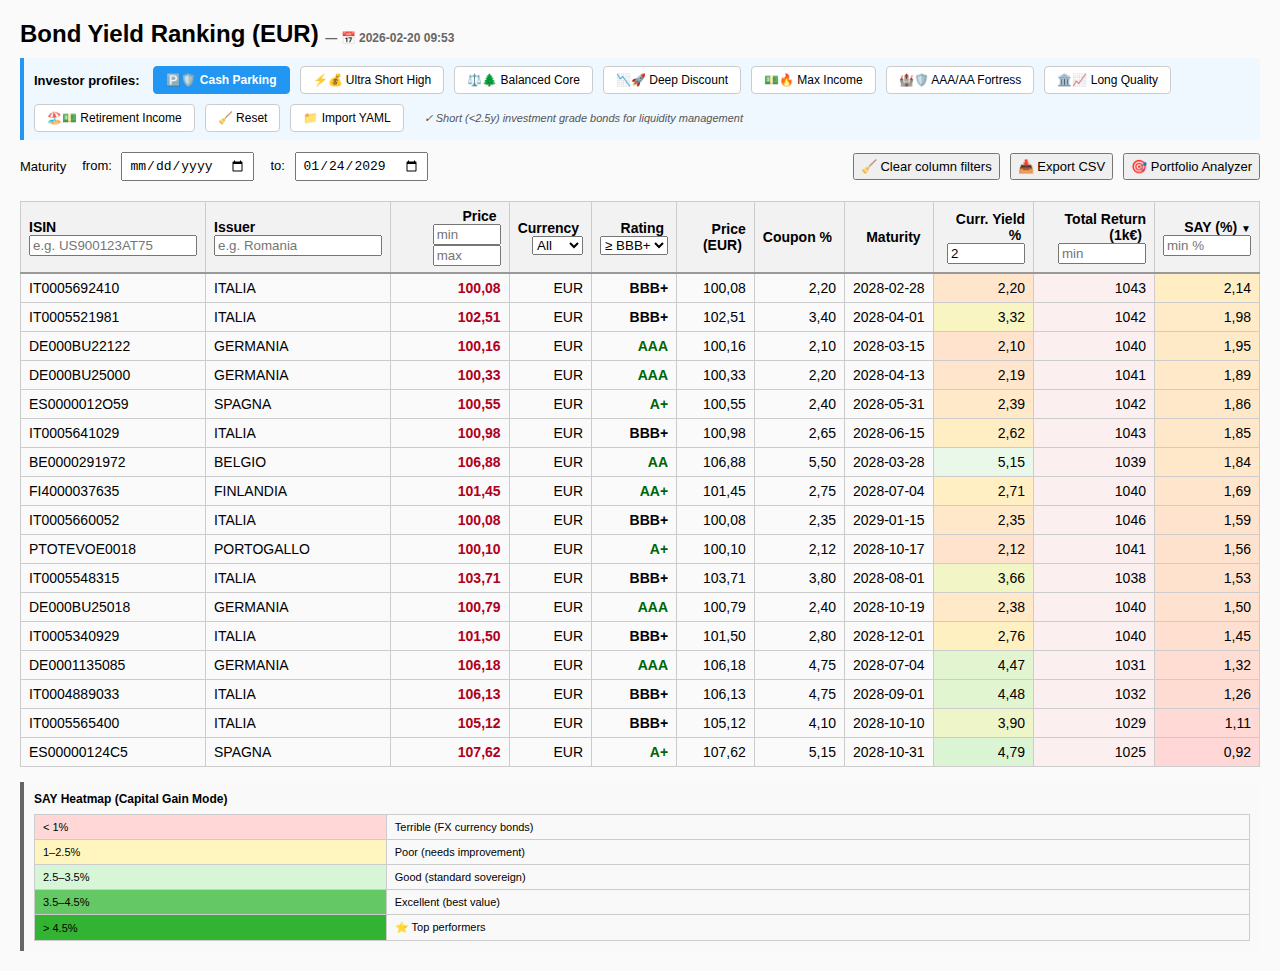
<file: docs/eur/index.html>
<!DOCTYPE html>
<html lang="en">
<head>
    <meta charset="UTF-8">
    <title>Bond Yield Ranking</title>
    <!-- External CSS -->
    <meta name="viewport" content="width=device-width, initial-scale=1.0, maximum-scale=5.0, user-scalable=yes, viewport-fit=cover">
    <style>
        /* =======================
   GENERAL STYLES
======================= */
body {
    font-family: Arial, sans-serif;
    background: #fafafa;
    margin: 20px;
}

h2 {
    margin-bottom: 10px;
}

button {
    cursor: pointer;
}

/* =======================
   CONTROLS SECTION
======================= */
.controls {
    display: flex;
    gap: 12px;
    margin-bottom: 10px;
    flex-wrap: wrap;
    align-items: center;
}

.control-group-actions {
    margin-bottom: 10px;
    display: flex;
    gap: 10px;
        margin-left: auto;
}

.controls .spacer {
    margin-left: auto;
}

.controls label {
    font-size: 13px;
}

.controls input,
.controls select,
.controls button {
    font-size: 13px;
    padding: 4px 6px;
}

.controls input[type="text"] {
    min-width: 200px;
}

#bondTable input[type="text"] {
    max-width: 160px;
}

/* =======================
   PROFILE PRESETS
======================= */
.profile-presets {
    display: flex;
    gap: 10px;
    margin-bottom: 12px;
    padding: 8px 10px;
    background: #f0f8ff;
    border-left: 4px solid #2196F3;
    align-items: center;
    flex-wrap: wrap;
}

.profile-presets label {
    font-size: 13px;
    font-weight: bold;
    margin-right: 4px;
}

.preset-button {
    padding: 6px 12px;
    border: 1px solid #ccc;
    background: white;
    border-radius: 4px;
    cursor: pointer;
    font-size: 12px;
    transition: all 0.2s ease;
}

.preset-button:hover {
    background: #f0f0f0;
    border-color: #666;
}

.preset-button.active {
    background: #2196F3;
    color: white;
    border-color: #2196F3;
    font-weight: bold;
}

.preset-button.custom {
    background: #fff3e0;
    border: 1px dashed #ff9800;
}

.preset-button.custom:hover {
    background: #ffe0b2;
    border-color: #f57c00;
}

.preset-button.custom.active {
    background: #ff9800;
    color: white;
    border: 1px solid #f57c00;
    font-weight: bold;
}

.preset-description {
    font-size: 11px;
    color: #555;
    margin-left: 10px;
    font-style: italic;
}

/* =======================
   TABLE STYLES
======================= */
table {
    border-collapse: collapse;
    width: 100%;
    font-size: 14px;
}

thead th {
    position: sticky;
    top: 0;
    background: #f2f2f2;
    z-index: 2;
    cursor: pointer;
    user-select: none;
    border-bottom: 2px solid #999;
}

th,
td {
    border: 1px solid #ccc;
    padding: 6px 8px;
    text-align: right;
}

td:first-child,
th:first-child,
td:nth-child(2),
th:nth-child(2) {
    text-align: left;
}

td:nth-child(7),
th:nth-child(7) {
    white-space: nowrap;
}

tr:hover {
    background: #eef6ff;
}

.good {
    color: #006400;
    font-weight: bold;
}

.bad {
    color: #b00020;
    font-weight: bold;
}

.arrow {
    font-size: 10px;
    margin-left: 4px;
}

/* =======================
   LEGEND STYLES
======================= */
.legend {
    margin-top: 15px;
    padding: 10px;
    background: #f9f9f9;
    border-left: 4px solid #666;
    font-size: 12px;
}

.legend-title {
    font-weight: bold;
    margin-bottom: 8px;
}

.legend-table {
    margin-top: 8px;
    font-size: 11px;
}

.legend-table tr td {
    padding: 4px 8px;
    border: 1px solid #ccc;
}

/* =======================
   LOADING SPINNER
======================= */
.loading-overlay {
    display: none;
    position: fixed;
    top: 0;
    left: 0;
    width: 100%;
    height: 100%;
    background: rgba(0, 0, 0, 0.5);
    z-index: 1000;
    justify-content: center;
    align-items: center;
}

.loading-overlay.active {
    display: flex;
}

.loading-spinner {
    background: white;
    padding: 40px;
    border-radius: 8px;
    text-align: center;
    box-shadow: 0 4px 6px rgba(0, 0, 0, 0.3);
}

.spinner {
    border: 4px solid #f3f3f3;
    border-top: 4px solid #2196F3;
    border-radius: 50%;
    width: 50px;
    height: 50px;
    animation: spin 1s linear infinite;
    margin: 0 auto 20px;
}

@keyframes spin {
    0% {
        transform: rotate(0deg);
    }

    100% {
        transform: rotate(360deg);
    }
}

.loading-text {
    color: #333;
    font-size: 16px;
    font-weight: bold;
    margin-top: 10px;
}/* --- 1. Modal Container & Layout --- */
.portfolio-modal {
  display: none; /* toggled via JS */
  position: fixed;
  inset: 0;
  z-index: 10000;

  /* centrer la modale */
  justify-content: center;
  align-items: flex-start;
  padding: 20px;
  box-sizing: border-box;

  /* IMPORTANT → laisse passer les clics */
  pointer-events: none;
}

/* visible only when open */
.portfolio-modal.open {
  display: flex;
}

.portfolio-modal-content {
pointer-events: auto;
  background: white;
  border-radius: 8px;
  box-shadow: 0 4px 20px rgba(0, 0, 0, 0.3);
  max-width: 1000px;
  width: 90%;
  margin: 20px auto;

  display: flex;
  flex-direction: column;

  max-height: 90vh;   /* IMPORTANT → limite hauteur modale */
}

.portfolio-modal-header {
  background: linear-gradient(135deg, #2196F3, #1976D2);
  color: white;
  padding: 20px;
  border-radius: 8px 8px 0 0;
  display: flex;
  justify-content: space-between;
  align-items: center;
  cursor: move;
  user-select: none;
}

.portfolio-modal-header h2 {
  margin: 0;
}

.portfolio-modal-close-btn {
  background: none;
  border: none;
  color: white;
  font-size: 28px;
  cursor: pointer;
  padding: 0;
}

.portfolio-modal-body {
  flex: 1;
  padding: 20px;
  overflow-y: auto;
  min-height: 0;      /* CRUCIAL en flexbox sinon pas de scroll */
  padding-bottom: calc(80px + env(safe-area-inset-bottom, 0px)); /* espace pour voir le dernier bouton */
}

/* --- 2. Search Section --- */
.search-section {
  margin-bottom: 30px;
}

.search-bar {
  display: flex;
  gap: 10px;
  margin-bottom: 5px;
  position: relative;   /* search box must be attached to search bar */
}

.search-input {
  flex: 1;
  padding: 10px;
  border: 1px solid #ddd;
  border-radius: 4px;
  font-size: 14px;
}

.search-results {
    position: absolute;

    top: calc(100% + 4px);   /* directly under input */
    left: 0;                  /* align left edge */
    width: 100%;              /* same width as search bar */
    max-width: 300px;         /* your desired constraint */

    background: white;
    border: 1px solid #ddd;
    border-radius: 6px;
    box-shadow: 0 4px 12px rgba(0,0,0,0.12);

    max-height: 260px;
    overflow-y: auto;

    z-index: 9999;
}

/* --- 3. Add Bond Form --- */
.add-bond-form {
  display: none; /* Toggled via JS */
  background: #f9f9f9;
  padding: 15px;
  border-radius: 4px;
  margin-bottom: 20px;
  border-left: 4px solid #2196F3;
}

.add-bond-form h4 {
  margin-top: 0;
}

.bond-details-box {
  background: white;
  padding: 10px;
  border-radius: 4px;
  margin-bottom: 15px;
  font-size: 13px;
}

.input-grid {
  display: grid;
  grid-template-columns: 1fr 1fr;
  gap: 15px;
  margin-bottom: 15px;
  align-items: start;
}

.input-column {
  display: flex;
  flex-direction: column;
  gap: 15px;
}

.input-label {
  display: flex;
  flex-direction: column;
  font-weight: 500;
  gap: 5px;
}

.form-input {
  padding: 8px;
  border: 1px solid #ddd;
  border-radius: 4px;
}

/* --- 4. Portfolio Table --- */
.portfolio-table-wrapper {
  margin-bottom: 30px;
  overflow-x: auto;
}

.portfolio-table {
  width: 100%;
  border-collapse: collapse;
  background: white;
  margin-top: 10px;
  font-size: 12px;
}

.portfolio-table th {
  padding: 10px;
  text-align: left;
  font-weight: bold;
  border-bottom: 2px solid #ddd;
  font-size: 12px;
  background: #f0f0f0;
}

.portfolio-table-header-flex {
    display: flex;
    justify-content: space-between;
    align-items: center;
}

.empty-portfolio-msg {
  text-align: center;
  color: #999;
  padding: 20px;
}

/* --- 5. Statistics Section --- */
.stats-grid {
  display: grid;
  grid-template-columns: repeat(auto-fit, minmax(140px, 1fr));
  gap: 12px;
  margin-bottom: 20px;
}

.stat-card {
  background: white;
  padding: 12px;
  border-radius: 4px;
  box-shadow: 0 1px 3px rgba(0, 0, 0, 0.1);
  border-left: 4px solid #2196F3; /* Default Blue */
}

/* Statistic Card Colors */
.stat-card.orange { border-left-color: #FF9800; }
.stat-card.purple { border-left-color: #9C27B0; }
.stat-card.green  { border-left-color: #4CAF50; }
.stat-card.deep-purple { border-left-color: #673AB7; }

.stat-label {
  font-size: 11px;
  color: #666;
  font-weight: 600;
  margin-bottom: 6px;
}

.stat-value {
  margin: 0;
  font-size: 16px;
  font-weight: bold;
  color: #2196F3; /* Default Blue Text */
}

/* Text Color Modifiers matching borders */
.stat-card.orange .stat-value { color: #FF9800; }
.stat-card.purple .stat-value { color: #9C27B0; }
.stat-card.green .stat-value  { color: #4CAF50; }
.stat-card.deep-purple .stat-value { color: #673AB7; }

/* Currency Breakdown */
.currency-breakdown {
  display: grid;
  grid-template-columns: repeat(auto-fit, minmax(120px, 1fr));
  gap: 10px;
}

/* --- 6. Buttons & Actions --- */
.btn {
  padding: 10px 20px;
  border: none;
  border-radius: 4px;
  cursor: pointer;
  font-weight: 500;
  color: white;
}

.btn-search { background: #2196F3; }
.btn-add    { background: #2196F3; width: 100%; padding: 12px; }
.btn-export { background: #4CAF50; }
.btn-import { background: #FF9800; }
.btn-clear  { background: #f44336; }

.actions-footer {
  margin-top: 20px;
  padding-top: 20px;
  border-top: 1px solid #eee;
  display: grid;
  grid-template-columns: repeat(auto-fit, minmax(150px, 1fr));
  gap: 10px;
}

.search-result {
    padding: 8px 10px;
    cursor: pointer;
    border-bottom: 1px solid #f0f0f0;
}

.search-result.active {
    background: #e3f2fd;
}

.search-result:hover {
    background: #f5f7fb;
}

.sr-main {
    font-size: 14px;
}

.sr-meta {
    font-size: 12px;
    color: #777;
}

.search-no-results {
    padding: 10px;
    color: #999;
    font-style: italic;
}

.search-results-more {
    margin-top: 8px;
    font-size: 13px;
    color: #777;
    font-style: italic;
}
/* ========================================
   GLOBAL DEFAULT (Desktop First)
======================================== */

.maturity-row {
    display: flex;
    align-items: center;
    gap: 16px;
    margin-bottom: 10px;
}

.maturity-row > div {
    display: flex;
    align-items: center;
}

.maturity-row input {
    margin-left: 6px;
}

/* ========================================
   MOBILE (≤768px)
======================================== */

@media (max-width: 768px) {

   body {
       margin: 10px;
   }

   h2 {
       font-size: 18px;
       margin: 8px 0;
   }

   /* Controls stacked and LEFT aligned */
   .controls {
       display: flex;
       flex-direction: column;
       align-items: flex-start;   /* 🔥 force left alignment */
       gap: 10px;
       padding: 10px;
   }

   .controls label {
       display: flex;
       flex-direction: column;
       font-size: 13px;
       gap: 4px;
       width: 100%;
   }

   .controls input,
   .controls select {
       width: 100%;
       padding: 8px;
       font-size: 14px;
       box-sizing: border-box;
   }

   /* Buttons LEFT (not full width anymore) */
   .control-group-actions {
       display: flex;
       flex-direction: column;
       align-items: flex-start;   /* 🔥 left */
       gap: 8px;
       width: 100%;
       margin-left: 0;           /* remove desktop push */
   }

   .control-group-actions button {
       width: auto;              /* 🔥 no full width */
       padding: 8px 12px;
       font-size: 13px;
       min-height: 36px;
   }

   /* Maturity stacked and LEFT */
   .maturity-row {
       display: flex;
       flex-direction: column;
       align-items: flex-start;   /* 🔥 left */
       gap: 8px;
       width: 100%;
   }

   .maturity-row > div {
       width: 100%;
   }

   .maturity-row input {
       width: 100%;
       margin-left: 0;
   }

    /* Hide less important columns */
    #bondTable th:nth-child(2),  #bondTable td:nth-child(2),
    #bondTable th:nth-child(5),  #bondTable td:nth-child(5),
    #bondTable th:nth-child(6),  #bondTable td:nth-child(6),
    #bondTable th:nth-child(7),  #bondTable td:nth-child(7),
    #bondTable th:nth-child(10), #bondTable td:nth-child(10) {
        display: none !important;
    }

    table {
        font-size: 10px;
    }

    #bondTable th, #bondTable td {
        padding: 6px 4px;
    }

    #bondTable th:nth-child(1),
    #bondTable td:nth-child(1) {
        max-width: 100px;
    }
    #bondTable th:nth-child(3),
    #bondTable td:nth-child(3){
        max-width: 50px;
    }
    #bondTable th:nth-child(4),
    #bondTable td:nth-child(4){
        max-width: 35px;
    }
    #bondTable th:nth-child(8),
    #bondTable td:nth-child(8),
    #bondTable th:nth-child(9),
    #bondTable td:nth-child(9),{
        max-width; 30px;
    }

    #bondTable th input[type="text"] {
        display:none;
    }
    #bondTable th:nth-child(1) input[type="text"] {
        display:inline;
        max-width: 60px;
        font-size: 10px;
    }
    #bondTable th input[type="number"] {
       display:none;
    }

    /* Target only the select in the currency column */
    #bondTable select {
      /* 1. Remove default browser styling (removes the default arrow) */
      -webkit-appearance: none;
      -moz-appearance: none;
      appearance: none;

      /* 2. Set the desired smaller width */
      width: 35px;

      /* 3. Adjust padding and alignment */
      padding: 2px 5px;
      font-size: 8px;

      /* 4. Optional: Add a custom background color or border to make it look clean */
      background-color: white;
      border: 1px solid #ccc;
      border-radius: 4px;
    }

    .legend {
        display: none !important;
    }
}

/* ========================================
   TABLET (769px - 1023px)
======================================== */

@media (min-width: 769px) and (max-width: 1023px) {

    .controls {
        display: grid;
        grid-template-columns: 1fr 1fr;
        gap: 12px;
    }

    .controls button {
        min-height: 40px;
    }

    #bondTable th:nth-child(2),  #bondTable td:nth-child(2),
    #bondTable th:nth-child(6),  #bondTable td:nth-child(6),
    #bondTable th:nth-child(7),  #bondTable td:nth-child(7),
    #bondTable th:nth-child(10), #bondTable td:nth-child(10) {
        display: none !important;
    }

    #bondTable th:nth-child(1), td:nth-child(1){
        max-width: 150px;
    }
    #bondTable th input[type="text"] {
        max-width: 140px;
    }
}

/* ========================================
   DESKTOP (≥1024px)
======================================== */

@media (min-width: 1024px) {

    .profile-presets {
        display: flex;
        flex-wrap: wrap;
        gap: 10px;
    }

    .controls {
        display: flex;
        flex-wrap: wrap;
        gap: 12px;
        align-items: center;
    }

    .controls .spacer {
        margin-left: auto;
    }

    button {
        padding: 8px 16px;
    }

    #bondTable th, td {
        display: table-cell !important;
    }
}
    </style>
</head>

<body>

<!-- Loading Overlay -->
<div id="loadingOverlay" class="loading-overlay">
    <div class="loading-spinner">
        <div class="spinner"></div>
        <div class="loading-text">Loading data...</div>
    </div>
</div>

<h2>
    Bond Yield Ranking (EUR)
    <span style="font-size:12px;color:#666;">
        — 📅 2026-02-20 09:53
    </span>
</h2>

<!-- =======================
     PROFILE PRESETS UI
======================= -->
<div class="profile-presets">
    <label>Investor profiles:</label>
    <button class="preset-button"
            id="cashParking"
            onclick="applyPreset('cashParking')"
            title="Short (<2.5y) investment grade bonds for liquidity management">
        🅿️🛡️ Cash Parking
    </button>
    <button class="preset-button"
            id="ultraShortHigh"
            onclick="applyPreset('ultraShortHigh')"
            title="Short-term (1-3y) high yield bonds (6%+), accepts sub-IG risk">
        ⚡💰 Ultra Short High
    </button>
    <button class="preset-button"
            id="balancedCore"
            onclick="applyPreset('balancedCore')"
            title="Mid-term (5-15y), Investment Grade, 3.5%+ yield AND 3.5%+ SAY">
        ⚖️🌲 Balanced Core
    </button>
    <button class="preset-button"
            id="deepDiscount"
            onclick="applyPreset('deepDiscount')"
            title="Below-par bonds (<90) with strong SAY (5%+). Profit from pull-to-par (<20y).">
        📉🚀 Deep Discount
    </button>
    <button class="preset-button"
            id="maxIncome"
            onclick="applyPreset('maxIncome')"
            title="High current yield (6%+) with price protection (<110) and min BBB- rating">
        💵🔥 Max Income
    </button>
    <button class="preset-button"
            id="fortressSafe"
            onclick="applyPreset('fortressSafe')"
            title="Top-tier sovereigns (AA- minimum) with 3%+ SAY, 5-30y horizon">
        🏰🛡️ AAA/AA Fortress
    </button>
    <button class="preset-button"
            id="longQuality"
            onclick="applyPreset('longQuality')"
            title="Long-term (20-40y) A- rated bonds with 4%+ yield. Benefits from rate cuts.">
        🏛️📈 Long Quality
    </button>
    <button class="preset-button"
            id="retirementIncome"
            onclick="applyPreset('retirementIncome')"
            title="Long-term stable income (20-35y) with 4%+ yield and BBB+ minimum rating">
        🏖️💵 Retirement Income
    </button>
<button class="preset-button" id="preset-reset"
        onclick="applyPreset('reset')">🧹 Reset
</button>
<button class="preset-button" id="import-yaml-btn"
        onclick="document.getElementById('yamlFileInput').click()"
        title="Import custom profiles from YAML file">
    📁 Import YAML
</button>
<input type="file" id="yamlFileInput" accept=".yaml,.yml" style="display: none;" onchange="handleYamlImport(event)">
<span class="preset-description" id="presetDesc"></span>
</div>

<div class="controls">
    <!-- Maturity row -->
    <div class="maturity-row">
        <div>
        <label>
            Maturity
        </label>
        </div>
        <div>
        <label>
            from:
            <input id="filterMinMat" type="date" onchange="filterTable()">
        </label>
        </div>
        <div>
        <label>
            to:
            <input id="filterMaxMat" type="date" onchange="filterTable()">
        </label>
        </div>
    </div>

    <!-- Action buttons group -->
    <div class="control-group-actions">
        <button onclick="clearColumnFilters()" title="Remove all filters except the maturity range">
            🧹 Clear column filters
        </button>
        <button onclick="exportCSV()">📥 Export CSV</button>
        <button onclick="window.portfolioAnalyzer?.openModal()" title="Create and analyze custom bond portfolios">
            🎯 Portfolio Analyzer
        </button>
    </div>
</div>

<table id="bondTable">
    <thead>
    <tr>
        <th onclick="sortTable(COL.ISIN)">ISIN<span class="arrow"></span><br>
            <input id="filterIsin" type="text" placeholder="e.g. US900123AT75"
                   onclick="event.stopPropagation()" oninput="filterTable()">
        </th>
        <th onclick="sortTable(COL.ISSUER)">Issuer<span class="arrow"></span><br>
            <input id="filterIssuer" type="text" placeholder="e.g. Romania"
                   onclick="event.stopPropagation()" oninput="filterTable()">
        </th>
        <th onclick="sortTable(COL.PRICE)">Price<span class="arrow"></span><br>
            <input id="filterPriceMin" type="number" step="10" placeholder="min"
                   onclick="event.stopPropagation()" oninput="filterTable()" style="width:60px;">
            <input id="filterPriceMax" type="number" step="10" placeholder="max"
                   onclick="event.stopPropagation()" oninput="filterTable()" style="width:60px;">
        </th>
        <th onclick="sortTable(COL.CURRENCY)" data-short="Curr."><span class="column-title">Currency</span><span class="arrow"></span><br>
            <select id="filterCurrency" onchange="filterTable()" onclick="event.stopPropagation()">
                <option value="">All</option>
                <option value="AUD">AUD</option>
                <option value="EUR">EUR</option>
                <option value="GBP">GBP</option>
                <option value="USD">USD</option>
            </select>
        </th>
        <th onclick="sortTable(COL.RATING)">Rating<span class="arrow"></span><br>
            <select id="filterMinRating" onchange="filterTable()" onclick="event.stopPropagation()">
                <option value="">All</option>
                <option value="AAA">≥ AAA</option>
                <option value="AA+">≥ AA+</option>
                <option value="AA">≥ AA</option>
                <option value="AA-">≥ AA-</option>
                <option value="A+">≥ A+</option>
                <option value="A">≥ A</option>
                <option value="A-">≥ A-</option>
                <option value="BBB+">≥ BBB+</option>
                <option value="BBB">≥ BBB</option>
                <option value="BBB-">≥ BBB-</option>
                <option value="BB+">≥ BB+</option>
                <option value="BB">≥ BB</option>
                <option value="B+">≥ B+</option>
                <option value="B">≥ B</option>
            </select>
        </th>
        <th onclick="sortTable(COL.PRICE_R)">Price (EUR)<span class="arrow"></span></th>
        <th onclick="sortTable(COL.COUPON)">Coupon %<span class="arrow"></span></th>
        <th onclick="sortTable(COL.MATURITY)" data-short="Mat."><span class="column-title">Maturity</span><span class="arrow"></span></th>
        <th title="Supposing an investment of EUR 100, what would the gain be?"
            onclick="sortTable(COL.CURR_YIELD)" data-short="CY%">
            <span class="column-title">Curr. Yield %</span><span class="arrow"></span><br>
            <input id="filterminYield" type="number" step="0.5" placeholder="min %"
                   onclick="event.stopPropagation()" oninput="filterTable()" style="width:70px;">
        </th>
        <th title="Supposing an investment of EUR 1,000, what amount will you have at maturity?"
            onclick="sortTable(COL.CAPITAL_AT_MAT)">
            Total Return (1k€)<span class="arrow"></span><br>
            <input id="filterMinCapitalAtMat" type="number" step="500" placeholder="min"
                   onclick="event.stopPropagation()" oninput="filterTable()" style="width:80px;">
        </th>
        <th title="Simple Annual Yield % (Annual coupon income as a percentage of the bond’s current price)"
            onclick="sortTable(COL.SAY)" data-short="SAY">
            <span class="column-title">SAY (%)</span><span class="arrow"></span><br>
            <input id="filterMinSAY" type="number" step="0.5" placeholder="min %"
                   onclick="event.stopPropagation()" oninput="filterTable()" style="width:80px;">
        </th>
    </tr>
    </thead>

    <tbody>
    <tr>
        <td>IE00BH3SQB22</td>
        <td>IRLANDA</td>
        <td class="good">
            66,84
        </td>
        <td>EUR</td>
        <td class="good">
            <strong>AA</strong>
        </td>
        <td>
            66,84
        </td>
        <td>1,50</td>
        <td style="white-space: nowrap;">2050-05-15</td>
        <td>
            2,24
        </td>
        <td>
            2035
        </td>
        <td>
            4,27
        </td>
    </tr>
    <tr>
        <td>IE00BDHDPR44</td>
        <td>IRLANDA</td>
        <td class="good">
            97,43
        </td>
        <td>EUR</td>
        <td class="good">
            <strong>AA</strong>
        </td>
        <td>
            97,43
        </td>
        <td>0,90</td>
        <td style="white-space: nowrap;">2028-05-15</td>
        <td>
            0,92
        </td>
        <td>
            1045
        </td>
        <td>
            2,01
        </td>
    </tr>
    <tr>
        <td>PTOTEROE0014</td>
        <td>PORTOGALLO</td>
        <td class="bad">
            106,06
        </td>
        <td>EUR</td>
        <td class="good">
            <strong>A+</strong>
        </td>
        <td>
            106,06
        </td>
        <td>3,88</td>
        <td style="white-space: nowrap;">2030-02-15</td>
        <td>
            3,65
        </td>
        <td>
            1052
        </td>
        <td>
            1,32
        </td>
    </tr>
    <tr>
        <td>XS1892127470</td>
        <td>ROMANIA</td>
        <td class="good">
            87,25
        </td>
        <td>EUR</td>
        <td class="neutral">
            <strong>BBB-</strong>
        </td>
        <td>
            87,25
        </td>
        <td>4,12</td>
        <td style="white-space: nowrap;">2039-03-11</td>
        <td>
            4,73
        </td>
        <td>
            1761
        </td>
        <td>
            5,83
        </td>
    </tr>
    <tr>
        <td>XS2434895558</td>
        <td>ROMANIA</td>
        <td class="good">
            98,76
        </td>
        <td>EUR</td>
        <td class="neutral">
            <strong>BBB-</strong>
        </td>
        <td>
            98,76
        </td>
        <td>2,12</td>
        <td style="white-space: nowrap;">2028-03-07</td>
        <td>
            2,15
        </td>
        <td>
            1056
        </td>
        <td>
            2,72
        </td>
    </tr>
    <tr>
        <td>IT0005565400</td>
        <td>ITALIA</td>
        <td class="bad">
            105,12
        </td>
        <td>EUR</td>
        <td class="neutral">
            <strong>BBB+</strong>
        </td>
        <td>
            105,12
        </td>
        <td>4,10</td>
        <td style="white-space: nowrap;">2028-10-10</td>
        <td>
            3,90
        </td>
        <td>
            1029
        </td>
        <td>
            1,11
        </td>
    </tr>
    <tr>
        <td>IT0005588881</td>
        <td>ITALIA</td>
        <td class="bad">
            102,48
        </td>
        <td>EUR</td>
        <td class="neutral">
            <strong>BBB+</strong>
        </td>
        <td>
            102,48
        </td>
        <td>1,80</td>
        <td style="white-space: nowrap;">2036-05-15</td>
        <td>
            1,76
        </td>
        <td>
            1151
        </td>
        <td>
            1,48
        </td>
    </tr>
    <tr>
        <td>US912810QD37</td>
        <td>USA</td>
        <td class="bad">
            100,03
        </td>
        <td>USD</td>
        <td class="good">
            <strong>AA+</strong>
        </td>
        <td>
            85,11
        </td>
        <td>4,38</td>
        <td style="white-space: nowrap;">2039-11-15</td>
        <td>
            4,37
        </td>
        <td>
            1129
        </td>
        <td>
            0,94
        </td>
    </tr>
    <tr>
        <td>FI4000566294</td>
        <td>FINLANDIA</td>
        <td class="good">
            85,33
        </td>
        <td>EUR</td>
        <td class="good">
            <strong>AA+</strong>
        </td>
        <td>
            85,33
        </td>
        <td>2,95</td>
        <td style="white-space: nowrap;">2055-04-15</td>
        <td>
            3,46
        </td>
        <td>
            2174
        </td>
        <td>
            4,03
        </td>
    </tr>
    <tr>
        <td>XS1313004928</td>
        <td>ROMANIA</td>
        <td class="good">
            90,67
        </td>
        <td>EUR</td>
        <td class="neutral">
            <strong>BBB-</strong>
        </td>
        <td>
            90,67
        </td>
        <td>3,88</td>
        <td style="white-space: nowrap;">2035-10-29</td>
        <td>
            4,27
        </td>
        <td>
            1488
        </td>
        <td>
            5,03
        </td>
    </tr>
    <tr>
        <td>US912810RX81</td>
        <td>USA</td>
        <td class="good">
            76,77
        </td>
        <td>USD</td>
        <td class="good">
            <strong>AA+</strong>
        </td>
        <td>
            65,32
        </td>
        <td>3,00</td>
        <td style="white-space: nowrap;">2047-05-15</td>
        <td>
            3,91
        </td>
        <td>
            1509
        </td>
        <td>
            2,40
        </td>
    </tr>
    <tr>
        <td>US912810QU51</td>
        <td>USA</td>
        <td class="good">
            83,92
        </td>
        <td>USD</td>
        <td class="good">
            <strong>AA+</strong>
        </td>
        <td>
            71,40
        </td>
        <td>3,12</td>
        <td style="white-space: nowrap;">2042-02-15</td>
        <td>
            3,72
        </td>
        <td>
            1252
        </td>
        <td>
            1,58
        </td>
    </tr>
    <tr>
        <td>IT0005611741</td>
        <td>ITALIA</td>
        <td class="bad">
            101,42
        </td>
        <td>EUR</td>
        <td class="neutral">
            <strong>BBB+</strong>
        </td>
        <td>
            101,42
        </td>
        <td>4,30</td>
        <td style="white-space: nowrap;">2054-10-01</td>
        <td>
            4,24
        </td>
        <td>
            2173
        </td>
        <td>
            4,10
        </td>
    </tr>
    <tr>
        <td>XS2181347183</td>
        <td>ESTONIA</td>
        <td class="good">
            90,10
        </td>
        <td>EUR</td>
        <td class="bad">
            <strong>NR</strong>
        </td>
        <td>
            90,10
        </td>
        <td>0,12</td>
        <td style="white-space: nowrap;">2030-06-10</td>
        <td>
            0,14
        </td>
        <td>
            1115
        </td>
        <td>
            2,68
        </td>
    </tr>
    <tr>
        <td>XS2770921315</td>
        <td>ROMANIA</td>
        <td class="bad">
            102,58
        </td>
        <td>EUR</td>
        <td class="neutral">
            <strong>BBB-</strong>
        </td>
        <td>
            102,58
        </td>
        <td>5,62</td>
        <td style="white-space: nowrap;">2036-02-22</td>
        <td>
            5,48
        </td>
        <td>
            1523
        </td>
        <td>
            5,23
        </td>
    </tr>
    <tr>
        <td>FR001400FTH3</td>
        <td>FRANCIA</td>
        <td class="good">
            79,53
        </td>
        <td>EUR</td>
        <td class="good">
            <strong>A+</strong>
        </td>
        <td>
            79,53
        </td>
        <td>3,00</td>
        <td style="white-space: nowrap;">2054-05-25</td>
        <td>
            3,77
        </td>
        <td>
            2314
        </td>
        <td>
            4,65
        </td>
    </tr>
    <tr>
        <td>IT0005631590</td>
        <td>ITALIA</td>
        <td class="bad">
            103,11
        </td>
        <td>EUR</td>
        <td class="neutral">
            <strong>BBB+</strong>
        </td>
        <td>
            103,11
        </td>
        <td>3,65</td>
        <td style="white-space: nowrap;">2035-08-01</td>
        <td>
            3,54
        </td>
        <td>
            1288
        </td>
        <td>
            3,05
        </td>
    </tr>
    <tr>
        <td>IT0005532723</td>
        <td>ITALIA</td>
        <td class="bad">
            102,13
        </td>
        <td>EUR</td>
        <td class="neutral">
            <strong>BBB+</strong>
        </td>
        <td>
            102,13
        </td>
        <td>2,00</td>
        <td style="white-space: nowrap;">2028-03-14</td>
        <td>
            1,96
        </td>
        <td>
            1018
        </td>
        <td>
            0,89
        </td>
    </tr>
    <tr>
        <td>XS2971936948</td>
        <td>UNGHERIA</td>
        <td class="bad">
            103,32
        </td>
        <td>EUR</td>
        <td class="neutral">
            <strong>BBB-</strong>
        </td>
        <td>
            103,32
        </td>
        <td>4,50</td>
        <td style="white-space: nowrap;">2034-06-16</td>
        <td>
            4,36
        </td>
        <td>
            1316
        </td>
        <td>
            3,80
        </td>
    </tr>
    <tr>
        <td>XS2908644615</td>
        <td>ROMANIA</td>
        <td class="bad">
            104,03
        </td>
        <td>EUR</td>
        <td class="neutral">
            <strong>BBB-</strong>
        </td>
        <td>
            104,03
        </td>
        <td>5,12</td>
        <td style="white-space: nowrap;">2031-09-24</td>
        <td>
            4,93
        </td>
        <td>
            1208
        </td>
        <td>
            3,71
        </td>
    </tr>
    <tr>
        <td>XS3269555234</td>
        <td>UNGHERIA</td>
        <td class="bad">
            102,80
        </td>
        <td>EUR</td>
        <td class="neutral">
            <strong>BBB-</strong>
        </td>
        <td>
            102,80
        </td>
        <td>4,88</td>
        <td style="white-space: nowrap;">2038-03-25</td>
        <td>
            4,74
        </td>
        <td>
            1542
        </td>
        <td>
            4,48
        </td>
    </tr>
    <tr>
        <td>BE0000333428</td>
        <td>BELGIO</td>
        <td class="bad">
            100,07
        </td>
        <td>EUR</td>
        <td class="good">
            <strong>AA</strong>
        </td>
        <td>
            100,07
        </td>
        <td>3,00</td>
        <td style="white-space: nowrap;">2034-06-22</td>
        <td>
            3,00
        </td>
        <td>
            1239
        </td>
        <td>
            2,87
        </td>
    </tr>
    <tr>
        <td>GB00B3KJDS62</td>
        <td>REGNO UNITO</td>
        <td class="good">
            95,10
        </td>
        <td>GBP</td>
        <td class="good">
            <strong>AA</strong>
        </td>
        <td>
            108,83
        </td>
        <td>4,25</td>
        <td style="white-space: nowrap;">2039-09-07</td>
        <td>
            4,47
        </td>
        <td>
            1255
        </td>
        <td>
            1,89
        </td>
    </tr>
    <tr>
        <td>AU0000143901</td>
        <td>AUSTRALIA</td>
        <td class="good">
            83,93
        </td>
        <td>AUD</td>
        <td class="good">
            <strong>AAA</strong>
        </td>
        <td>
            50,26
        </td>
        <td>1,75</td>
        <td style="white-space: nowrap;">2032-11-21</td>
        <td>
            2,09
        </td>
        <td>
            956
        </td>
        <td>
            -0,65
        </td>
    </tr>
    <tr>
        <td>IT0005496770</td>
        <td>ITALIA</td>
        <td class="good">
            97,45
        </td>
        <td>EUR</td>
        <td class="neutral">
            <strong>BBB+</strong>
        </td>
        <td>
            97,45
        </td>
        <td>3,25</td>
        <td style="white-space: nowrap;">2038-03-01</td>
        <td>
            3,34
        </td>
        <td>
            1426
        </td>
        <td>
            3,55
        </td>
    </tr>
    <tr>
        <td>IT0005217390</td>
        <td>ITALIA</td>
        <td class="good">
            73,08
        </td>
        <td>EUR</td>
        <td class="neutral">
            <strong>BBB+</strong>
        </td>
        <td>
            73,08
        </td>
        <td>2,80</td>
        <td style="white-space: nowrap;">2067-03-01</td>
        <td>
            3,83
        </td>
        <td>
            2939
        </td>
        <td>
            4,73
        </td>
    </tr>
    <tr>
        <td>IT0004889033</td>
        <td>ITALIA</td>
        <td class="bad">
            106,13
        </td>
        <td>EUR</td>
        <td class="neutral">
            <strong>BBB+</strong>
        </td>
        <td>
            106,13
        </td>
        <td>4,75</td>
        <td style="white-space: nowrap;">2028-09-01</td>
        <td>
            4,48
        </td>
        <td>
            1032
        </td>
        <td>
            1,26
        </td>
    </tr>
    <tr>
        <td>FR0013286192</td>
        <td>FRANCIA</td>
        <td class="good">
            96,87
        </td>
        <td>EUR</td>
        <td class="good">
            <strong>A+</strong>
        </td>
        <td>
            96,87
        </td>
        <td>0,75</td>
        <td style="white-space: nowrap;">2028-05-25</td>
        <td>
            0,77
        </td>
        <td>
            1048
        </td>
        <td>
            2,12
        </td>
    </tr>
    <tr>
        <td>IT0005425233</td>
        <td>ITALIA</td>
        <td class="good">
            61,71
        </td>
        <td>EUR</td>
        <td class="neutral">
            <strong>BBB+</strong>
        </td>
        <td>
            61,71
        </td>
        <td>1,70</td>
        <td style="white-space: nowrap;">2051-09-01</td>
        <td>
            2,75
        </td>
        <td>
            2309
        </td>
        <td>
            5,13
        </td>
    </tr>
    <tr>
        <td>NL0010071189</td>
        <td>OLANDA</td>
        <td class="good">
            99,53
        </td>
        <td>EUR</td>
        <td class="good">
            <strong>AAA</strong>
        </td>
        <td>
            99,53
        </td>
        <td>2,50</td>
        <td style="white-space: nowrap;">2033-01-15</td>
        <td>
            2,51
        </td>
        <td>
            1155
        </td>
        <td>
            2,25
        </td>
    </tr>
    <tr>
        <td>FI4000306758</td>
        <td>FINLANDIA</td>
        <td class="good">
            87,61
        </td>
        <td>EUR</td>
        <td class="good">
            <strong>AA+</strong>
        </td>
        <td>
            87,61
        </td>
        <td>1,12</td>
        <td style="white-space: nowrap;">2034-04-15</td>
        <td>
            1,28
        </td>
        <td>
            1244
        </td>
        <td>
            3,00
        </td>
    </tr>
    <tr>
        <td>XS1768067297</td>
        <td>ROMANIA</td>
        <td class="good">
            96,17
        </td>
        <td>EUR</td>
        <td class="neutral">
            <strong>BBB-</strong>
        </td>
        <td>
            96,17
        </td>
        <td>2,50</td>
        <td style="white-space: nowrap;">2030-02-08</td>
        <td>
            2,60
        </td>
        <td>
            1118
        </td>
        <td>
            2,97
        </td>
    </tr>
    <tr>
        <td>ES0000012B47</td>
        <td>SPAGNA</td>
        <td class="good">
            83,06
        </td>
        <td>EUR</td>
        <td class="good">
            <strong>A+</strong>
        </td>
        <td>
            83,06
        </td>
        <td>2,70</td>
        <td style="white-space: nowrap;">2048-10-31</td>
        <td>
            3,25
        </td>
        <td>
            1919
        </td>
        <td>
            4,05
        </td>
    </tr>
    <tr>
        <td>BE0000356650</td>
        <td>BELGIO</td>
        <td class="good">
            92,00
        </td>
        <td>EUR</td>
        <td class="good">
            <strong>AA</strong>
        </td>
        <td>
            92,00
        </td>
        <td>2,75</td>
        <td style="white-space: nowrap;">2039-04-22</td>
        <td>
            2,99
        </td>
        <td>
            1476
        </td>
        <td>
            3,61
        </td>
    </tr>
    <tr>
        <td>IT0005494239</td>
        <td>ITALIA</td>
        <td class="good">
            97,60
        </td>
        <td>EUR</td>
        <td class="neutral">
            <strong>BBB+</strong>
        </td>
        <td>
            97,60
        </td>
        <td>2,50</td>
        <td style="white-space: nowrap;">2032-12-01</td>
        <td>
            2,56
        </td>
        <td>
            1178
        </td>
        <td>
            2,63
        </td>
    </tr>
    <tr>
        <td>US91086QAG38</td>
        <td>MESSICO</td>
        <td class="bad">
            118,26
        </td>
        <td>USD</td>
        <td class="neutral">
            <strong>BBB</strong>
        </td>
        <td>
            100,62
        </td>
        <td>8,30</td>
        <td style="white-space: nowrap;">2031-08-15</td>
        <td>
            7,02
        </td>
        <td>
            914
        </td>
        <td>
            -1,58
        </td>
    </tr>
    <tr>
        <td>AU3TB0000150</td>
        <td>AUSTRALIA</td>
        <td class="good">
            96,88
        </td>
        <td>AUD</td>
        <td class="good">
            <strong>AAA</strong>
        </td>
        <td>
            58,02
        </td>
        <td>3,25</td>
        <td style="white-space: nowrap;">2029-04-21</td>
        <td>
            3,35
        </td>
        <td>
            877
        </td>
        <td>
            -3,88
        </td>
    </tr>
    <tr>
        <td>XS1346201889</td>
        <td>POLONIA</td>
        <td class="good">
            92,03
        </td>
        <td>EUR</td>
        <td class="good">
            <strong>A-</strong>
        </td>
        <td>
            92,03
        </td>
        <td>2,38</td>
        <td style="white-space: nowrap;">2036-01-18</td>
        <td>
            2,58
        </td>
        <td>
            1319
        </td>
        <td>
            3,22
        </td>
    </tr>
    <tr>
        <td>GR0124040743</td>
        <td>GRECIA</td>
        <td class="bad">
            102,19
        </td>
        <td>EUR</td>
        <td class="neutral">
            <strong>BBB</strong>
        </td>
        <td>
            102,19
        </td>
        <td>3,38</td>
        <td style="white-space: nowrap;">2034-06-15</td>
        <td>
            3,30
        </td>
        <td>
            1243
        </td>
        <td>
            2,92
        </td>
    </tr>
    <tr>
        <td>ES0000012B88</td>
        <td>SPAGNA</td>
        <td class="good">
            98,20
        </td>
        <td>EUR</td>
        <td class="good">
            <strong>A+</strong>
        </td>
        <td>
            98,20
        </td>
        <td>1,40</td>
        <td style="white-space: nowrap;">2028-07-30</td>
        <td>
            1,43
        </td>
        <td>
            1047
        </td>
        <td>
            1,92
        </td>
    </tr>
    <tr>
        <td>XS2999564581</td>
        <td>ROMANIA</td>
        <td class="bad">
            113,25
        </td>
        <td>USD</td>
        <td class="neutral">
            <strong>BBB-</strong>
        </td>
        <td>
            96,36
        </td>
        <td>7,50</td>
        <td style="white-space: nowrap;">2037-02-10</td>
        <td>
            6,62
        </td>
        <td>
            1130
        </td>
        <td>
            1,18
        </td>
    </tr>
    <tr>
        <td>XS2262211076</td>
        <td>ROMANIA</td>
        <td class="good">
            92,97
        </td>
        <td>EUR</td>
        <td class="neutral">
            <strong>BBB-</strong>
        </td>
        <td>
            92,97
        </td>
        <td>1,38</td>
        <td style="white-space: nowrap;">2029-12-02</td>
        <td>
            1,48
        </td>
        <td>
            1120
        </td>
        <td>
            3,17
        </td>
    </tr>
    <tr>
        <td>US912810PU60</td>
        <td>USA</td>
        <td class="bad">
            108,00
        </td>
        <td>USD</td>
        <td class="good">
            <strong>AA+</strong>
        </td>
        <td>
            91,89
        </td>
        <td>5,00</td>
        <td style="white-space: nowrap;">2037-05-15</td>
        <td>
            4,63
        </td>
        <td>
            1041
        </td>
        <td>
            0,36
        </td>
    </tr>
    <tr>
        <td>US912810FE39</td>
        <td>USA</td>
        <td class="bad">
            104,64
        </td>
        <td>USD</td>
        <td class="good">
            <strong>AA+</strong>
        </td>
        <td>
            89,03
        </td>
        <td>5,50</td>
        <td style="white-space: nowrap;">2028-08-15</td>
        <td>
            5,26
        </td>
        <td>
            867
        </td>
        <td>
            -5,34
        </td>
    </tr>
    <tr>
        <td>FR0011461037</td>
        <td>FRANCIA</td>
        <td class="good">
            90,49
        </td>
        <td>EUR</td>
        <td class="good">
            <strong>A+</strong>
        </td>
        <td>
            90,49
        </td>
        <td>3,25</td>
        <td style="white-space: nowrap;">2045-05-25</td>
        <td>
            3,59
        </td>
        <td>
            1787
        </td>
        <td>
            4,09
        </td>
    </tr>
    <tr>
        <td>ES0000012P33</td>
        <td>SPAGNA</td>
        <td class="bad">
            100,63
        </td>
        <td>EUR</td>
        <td class="good">
            <strong>A+</strong>
        </td>
        <td>
            100,63
        </td>
        <td>3,20</td>
        <td style="white-space: nowrap;">2035-10-31</td>
        <td>
            3,18
        </td>
        <td>
            1280
        </td>
        <td>
            2,89
        </td>
    </tr>
    <tr>
        <td>US912810FG86</td>
        <td>USA</td>
        <td class="bad">
            105,12
        </td>
        <td>USD</td>
        <td class="good">
            <strong>AA+</strong>
        </td>
        <td>
            89,44
        </td>
        <td>5,25</td>
        <td style="white-space: nowrap;">2029-02-15</td>
        <td>
            4,99
        </td>
        <td>
            859
        </td>
        <td>
            -4,71
        </td>
    </tr>
    <tr>
        <td>PTOTEWOE0017</td>
        <td>PORTOGALLO</td>
        <td class="good">
            95,74
        </td>
        <td>EUR</td>
        <td class="good">
            <strong>A+</strong>
        </td>
        <td>
            95,74
        </td>
        <td>2,25</td>
        <td style="white-space: nowrap;">2034-04-18</td>
        <td>
            2,35
        </td>
        <td>
            1233
        </td>
        <td>
            2,85
        </td>
    </tr>
    <tr>
        <td>IT0005436693</td>
        <td>ITALIA</td>
        <td class="good">
            89,44
        </td>
        <td>EUR</td>
        <td class="neutral">
            <strong>BBB+</strong>
        </td>
        <td>
            89,44
        </td>
        <td>0,60</td>
        <td style="white-space: nowrap;">2031-08-01</td>
        <td>
            0,67
        </td>
        <td>
            1152
        </td>
        <td>
            2,79
        </td>
    </tr>
    <tr>
        <td>US912810RE01</td>
        <td>USA</td>
        <td class="good">
            87,50
        </td>
        <td>USD</td>
        <td class="good">
            <strong>AA+</strong>
        </td>
        <td>
            74,45
        </td>
        <td>3,62</td>
        <td style="white-space: nowrap;">2044-02-15</td>
        <td>
            4,14
        </td>
        <td>
            1319
        </td>
        <td>
            1,77
        </td>
    </tr>
    <tr>
        <td>IT0005692410</td>
        <td>ITALIA</td>
        <td class="bad">
            100,08
        </td>
        <td>EUR</td>
        <td class="neutral">
            <strong>BBB+</strong>
        </td>
        <td>
            100,08
        </td>
        <td>2,20</td>
        <td style="white-space: nowrap;">2028-02-28</td>
        <td>
            2,20
        </td>
        <td>
            1043
        </td>
        <td>
            2,14
        </td>
    </tr>
    <tr>
        <td>IT0005377152</td>
        <td>ITALIA</td>
        <td class="good">
            93,84
        </td>
        <td>EUR</td>
        <td class="neutral">
            <strong>BBB+</strong>
        </td>
        <td>
            93,84
        </td>
        <td>3,10</td>
        <td style="white-space: nowrap;">2040-03-01</td>
        <td>
            3,30
        </td>
        <td>
            1528
        </td>
        <td>
            3,77
        </td>
    </tr>
    <tr>
        <td>IT0005641029</td>
        <td>ITALIA</td>
        <td class="bad">
            100,98
        </td>
        <td>EUR</td>
        <td class="neutral">
            <strong>BBB+</strong>
        </td>
        <td>
            100,98
        </td>
        <td>2,65</td>
        <td style="white-space: nowrap;">2028-06-15</td>
        <td>
            2,62
        </td>
        <td>
            1043
        </td>
        <td>
            1,85
        </td>
    </tr>
    <tr>
        <td>XS3109446610</td>
        <td>POLONIA</td>
        <td class="bad">
            100,51
        </td>
        <td>EUR</td>
        <td class="good">
            <strong>A-</strong>
        </td>
        <td>
            100,51
        </td>
        <td>3,12</td>
        <td style="white-space: nowrap;">2032-07-07</td>
        <td>
            3,11
        </td>
        <td>
            1181
        </td>
        <td>
            2,85
        </td>
    </tr>
    <tr>
        <td>FR0014002JM6</td>
        <td>FRANCIA</td>
        <td class="good">
            55,35
        </td>
        <td>EUR</td>
        <td class="good">
            <strong>A+</strong>
        </td>
        <td>
            55,35
        </td>
        <td>0,50</td>
        <td style="white-space: nowrap;">2044-06-25</td>
        <td>
            0,90
        </td>
        <td>
            1969
        </td>
        <td>
            5,28
        </td>
    </tr>
    <tr>
        <td>IT0003934657</td>
        <td>ITALIA</td>
        <td class="bad">
            105,69
        </td>
        <td>EUR</td>
        <td class="neutral">
            <strong>BBB+</strong>
        </td>
        <td>
            105,69
        </td>
        <td>4,00</td>
        <td style="white-space: nowrap;">2037-02-01</td>
        <td>
            3,78
        </td>
        <td>
            1325
        </td>
        <td>
            2,97
        </td>
    </tr>
    <tr>
        <td>DE000BU27014</td>
        <td>GERMANIA</td>
        <td class="bad">
            100,02
        </td>
        <td>EUR</td>
        <td class="good">
            <strong>AAA</strong>
        </td>
        <td>
            100,02
        </td>
        <td>2,50</td>
        <td style="white-space: nowrap;">2032-11-15</td>
        <td>
            2,50
        </td>
        <td>
            1150
        </td>
        <td>
            2,22
        </td>
    </tr>
    <tr>
        <td>US912810TH14</td>
        <td>USA</td>
        <td class="good">
            84,97
        </td>
        <td>USD</td>
        <td class="good">
            <strong>AA+</strong>
        </td>
        <td>
            72,30
        </td>
        <td>3,25</td>
        <td style="white-space: nowrap;">2042-05-15</td>
        <td>
            3,82
        </td>
        <td>
            1278
        </td>
        <td>
            1,71
        </td>
    </tr>
    <tr>
        <td>IT0005542797</td>
        <td>ITALIA</td>
        <td class="bad">
            104,73
        </td>
        <td>EUR</td>
        <td class="neutral">
            <strong>BBB+</strong>
        </td>
        <td>
            104,73
        </td>
        <td>3,70</td>
        <td style="white-space: nowrap;">2030-06-15</td>
        <td>
            3,53
        </td>
        <td>
            1096
        </td>
        <td>
            2,23
        </td>
    </tr>
    <tr>
        <td>US912810RG58</td>
        <td>USA</td>
        <td class="good">
            84,26
        </td>
        <td>USD</td>
        <td class="good">
            <strong>AA+</strong>
        </td>
        <td>
            71,69
        </td>
        <td>3,38</td>
        <td style="white-space: nowrap;">2044-05-15</td>
        <td>
            4,01
        </td>
        <td>
            1360
        </td>
        <td>
            1,97
        </td>
    </tr>
    <tr>
        <td>US912810SJ88</td>
        <td>USA</td>
        <td class="good">
            64,39
        </td>
        <td>USD</td>
        <td class="good">
            <strong>AA+</strong>
        </td>
        <td>
            54,79
        </td>
        <td>2,25</td>
        <td style="white-space: nowrap;">2049-08-15</td>
        <td>
            3,49
        </td>
        <td>
            1671
        </td>
        <td>
            2,86
        </td>
    </tr>
    <tr>
        <td>XS1892141620</td>
        <td>ROMANIA</td>
        <td class="good">
            99,11
        </td>
        <td>EUR</td>
        <td class="neutral">
            <strong>BBB-</strong>
        </td>
        <td>
            99,11
        </td>
        <td>2,88</td>
        <td style="white-space: nowrap;">2029-03-11</td>
        <td>
            2,90
        </td>
        <td>
            1096
        </td>
        <td>
            3,14
        </td>
    </tr>
    <tr>
        <td>SI0002103842</td>
        <td>SLOVENIA</td>
        <td class="good">
            97,38
        </td>
        <td>EUR</td>
        <td class="good">
            <strong>AA</strong>
        </td>
        <td>
            97,38
        </td>
        <td>1,19</td>
        <td style="white-space: nowrap;">2029-03-14</td>
        <td>
            1,22
        </td>
        <td>
            1063
        </td>
        <td>
            2,07
        </td>
    </tr>
    <tr>
        <td>DE000BU3Z047</td>
        <td>GERMANIA</td>
        <td class="good">
            98,76
        </td>
        <td>EUR</td>
        <td class="good">
            <strong>AAA</strong>
        </td>
        <td>
            98,76
        </td>
        <td>2,50</td>
        <td style="white-space: nowrap;">2035-02-15</td>
        <td>
            2,53
        </td>
        <td>
            1215
        </td>
        <td>
            2,39
        </td>
    </tr>
    <tr>
        <td>FR0013257524</td>
        <td>FRANCIA</td>
        <td class="good">
            69,51
        </td>
        <td>EUR</td>
        <td class="good">
            <strong>A+</strong>
        </td>
        <td>
            69,51
        </td>
        <td>2,00</td>
        <td style="white-space: nowrap;">2048-05-25</td>
        <td>
            2,88
        </td>
        <td>
            2072
        </td>
        <td>
            4,81
        </td>
    </tr>
    <tr>
        <td>BE0000344532</td>
        <td>BELGIO</td>
        <td class="good">
            82,15
        </td>
        <td>EUR</td>
        <td class="good">
            <strong>AA</strong>
        </td>
        <td>
            82,15
        </td>
        <td>1,45</td>
        <td style="white-space: nowrap;">2037-06-22</td>
        <td>
            1,77
        </td>
        <td>
            1411
        </td>
        <td>
            3,63
        </td>
    </tr>
    <tr>
        <td>ES00000127A2</td>
        <td>SPAGNA</td>
        <td class="good">
            97,98
        </td>
        <td>EUR</td>
        <td class="good">
            <strong>A+</strong>
        </td>
        <td>
            97,98
        </td>
        <td>1,95</td>
        <td style="white-space: nowrap;">2030-07-30</td>
        <td>
            1,99
        </td>
        <td>
            1100
        </td>
        <td>
            2,26
        </td>
    </tr>
    <tr>
        <td>ES0000012O00</td>
        <td>SPAGNA</td>
        <td class="bad">
            101,18
        </td>
        <td>EUR</td>
        <td class="good">
            <strong>A+</strong>
        </td>
        <td>
            101,18
        </td>
        <td>2,70</td>
        <td style="white-space: nowrap;">2030-01-31</td>
        <td>
            2,67
        </td>
        <td>
            1068
        </td>
        <td>
            1,73
        </td>
    </tr>
    <tr>
        <td>US912810SY55</td>
        <td>USA</td>
        <td class="good">
            75,06
        </td>
        <td>USD</td>
        <td class="good">
            <strong>AA+</strong>
        </td>
        <td>
            63,86
        </td>
        <td>2,25</td>
        <td style="white-space: nowrap;">2041-05-15</td>
        <td>
            3,00
        </td>
        <td>
            1273
        </td>
        <td>
            1,79
        </td>
    </tr>
    <tr>
        <td>IT0005402117</td>
        <td>ITALIA</td>
        <td class="good">
            84,14
        </td>
        <td>EUR</td>
        <td class="neutral">
            <strong>BBB+</strong>
        </td>
        <td>
            84,14
        </td>
        <td>1,45</td>
        <td style="white-space: nowrap;">2036-03-01</td>
        <td>
            1,72
        </td>
        <td>
            1361
        </td>
        <td>
            3,60
        </td>
    </tr>
    <tr>
        <td>IE00BV8C9B83</td>
        <td>IRLANDA</td>
        <td class="good">
            87,13
        </td>
        <td>EUR</td>
        <td class="good">
            <strong>AA</strong>
        </td>
        <td>
            87,13
        </td>
        <td>1,70</td>
        <td style="white-space: nowrap;">2037-05-15</td>
        <td>
            1,95
        </td>
        <td>
            1362
        </td>
        <td>
            3,23
        </td>
    </tr>
    <tr>
        <td>DE0001102606</td>
        <td>GERMANIA</td>
        <td class="good">
            95,61
        </td>
        <td>EUR</td>
        <td class="good">
            <strong>AAA</strong>
        </td>
        <td>
            95,61
        </td>
        <td>1,70</td>
        <td style="white-space: nowrap;">2032-08-15</td>
        <td>
            1,78
        </td>
        <td>
            1153
        </td>
        <td>
            2,35
        </td>
    </tr>
    <tr>
        <td>IT0005433195</td>
        <td>ITALIA</td>
        <td class="good">
            77,39
        </td>
        <td>EUR</td>
        <td class="neutral">
            <strong>BBB+</strong>
        </td>
        <td>
            77,39
        </td>
        <td>0,95</td>
        <td style="white-space: nowrap;">2037-03-01</td>
        <td>
            1,23
        </td>
        <td>
            1427
        </td>
        <td>
            3,87
        </td>
    </tr>
    <tr>
        <td>XS2434393968</td>
        <td>CIPRO</td>
        <td class="good">
            93,10
        </td>
        <td>EUR</td>
        <td class="good">
            <strong>A-</strong>
        </td>
        <td>
            93,10
        </td>
        <td>0,95</td>
        <td style="white-space: nowrap;">2032-01-20</td>
        <td>
            1,02
        </td>
        <td>
            1125
        </td>
        <td>
            2,12
        </td>
    </tr>
    <tr>
        <td>ES00000128C6</td>
        <td>SPAGNA</td>
        <td class="good">
            87,48
        </td>
        <td>EUR</td>
        <td class="good">
            <strong>A+</strong>
        </td>
        <td>
            87,48
        </td>
        <td>2,90</td>
        <td style="white-space: nowrap;">2046-10-31</td>
        <td>
            3,32
        </td>
        <td>
            1806
        </td>
        <td>
            3,90
        </td>
    </tr>
    <tr>
        <td>FI4000148630</td>
        <td>FINLANDIA</td>
        <td class="good">
            91,46
        </td>
        <td>EUR</td>
        <td class="good">
            <strong>AA+</strong>
        </td>
        <td>
            91,46
        </td>
        <td>0,75</td>
        <td style="white-space: nowrap;">2031-04-15</td>
        <td>
            0,82
        </td>
        <td>
            1134
        </td>
        <td>
            2,61
        </td>
    </tr>
    <tr>
        <td>IT0005519787</td>
        <td>ITALIA</td>
        <td class="bad">
            105,04
        </td>
        <td>EUR</td>
        <td class="neutral">
            <strong>BBB+</strong>
        </td>
        <td>
            105,04
        </td>
        <td>3,85</td>
        <td style="white-space: nowrap;">2029-12-15</td>
        <td>
            3,67
        </td>
        <td>
            1062
        </td>
        <td>
            1,62
        </td>
    </tr>
    <tr>
        <td>GR0124039737</td>
        <td>GRECIA</td>
        <td class="bad">
            108,20
        </td>
        <td>EUR</td>
        <td class="neutral">
            <strong>BBB</strong>
        </td>
        <td>
            108,20
        </td>
        <td>4,25</td>
        <td style="white-space: nowrap;">2033-06-15</td>
        <td>
            3,93
        </td>
        <td>
            1199
        </td>
        <td>
            2,72
        </td>
    </tr>
    <tr>
        <td>DE000BU27006</td>
        <td>GERMANIA</td>
        <td class="bad">
            100,40
        </td>
        <td>EUR</td>
        <td class="good">
            <strong>AAA</strong>
        </td>
        <td>
            100,40
        </td>
        <td>2,40</td>
        <td style="white-space: nowrap;">2030-11-15</td>
        <td>
            2,39
        </td>
        <td>
            1092
        </td>
        <td>
            1,94
        </td>
    </tr>
    <tr>
        <td>DE000BU25067</td>
        <td>GERMANIA</td>
        <td class="bad">
            100,70
        </td>
        <td>EUR</td>
        <td class="good">
            <strong>AAA</strong>
        </td>
        <td>
            100,70
        </td>
        <td>2,50</td>
        <td style="white-space: nowrap;">2031-04-16</td>
        <td>
            2,48
        </td>
        <td>
            1117
        </td>
        <td>
            2,28
        </td>
    </tr>
    <tr>
        <td>IT0005340929</td>
        <td>ITALIA</td>
        <td class="bad">
            101,50
        </td>
        <td>EUR</td>
        <td class="neutral">
            <strong>BBB+</strong>
        </td>
        <td>
            101,50
        </td>
        <td>2,80</td>
        <td style="white-space: nowrap;">2028-12-01</td>
        <td>
            2,76
        </td>
        <td>
            1040
        </td>
        <td>
            1,45
        </td>
    </tr>
    <tr>
        <td>BE0000367764</td>
        <td>BELGIO</td>
        <td class="bad">
            102,70
        </td>
        <td>EUR</td>
        <td class="good">
            <strong>AA</strong>
        </td>
        <td>
            102,70
        </td>
        <td>4,35</td>
        <td style="white-space: nowrap;">2056-06-22</td>
        <td>
            4,24
        </td>
        <td>
            2244
        </td>
        <td>
            4,10
        </td>
    </tr>
    <tr>
        <td>GR0138014809</td>
        <td>GRECIA</td>
        <td class="bad">
            101,17
        </td>
        <td>EUR</td>
        <td class="neutral">
            <strong>BBB</strong>
        </td>
        <td>
            101,17
        </td>
        <td>2,00</td>
        <td style="white-space: nowrap;">2042-02-24</td>
        <td>
            1,98
        </td>
        <td>
            1305
        </td>
        <td>
            1,90
        </td>
    </tr>
    <tr>
        <td>FI4000523238</td>
        <td>FINLANDIA</td>
        <td class="good">
            93,06
        </td>
        <td>EUR</td>
        <td class="good">
            <strong>AA+</strong>
        </td>
        <td>
            93,06
        </td>
        <td>1,50</td>
        <td style="white-space: nowrap;">2032-09-15</td>
        <td>
            1,61
        </td>
        <td>
            1171
        </td>
        <td>
            2,61
        </td>
    </tr>
    <tr>
        <td>IT0005521981</td>
        <td>ITALIA</td>
        <td class="bad">
            102,51
        </td>
        <td>EUR</td>
        <td class="neutral">
            <strong>BBB+</strong>
        </td>
        <td>
            102,51
        </td>
        <td>3,40</td>
        <td style="white-space: nowrap;">2028-04-01</td>
        <td>
            3,32
        </td>
        <td>
            1042
        </td>
        <td>
            1,98
        </td>
    </tr>
    <tr>
        <td>US912810UG12</td>
        <td>USA</td>
        <td class="good">
            98,36
        </td>
        <td>USD</td>
        <td class="good">
            <strong>AA+</strong>
        </td>
        <td>
            83,69
        </td>
        <td>4,62</td>
        <td style="white-space: nowrap;">2055-02-15</td>
        <td>
            4,70
        </td>
        <td>
            1653
        </td>
        <td>
            2,25
        </td>
    </tr>
    <tr>
        <td>DE0001102614</td>
        <td>GERMANIA</td>
        <td class="good">
            71,43
        </td>
        <td>EUR</td>
        <td class="good">
            <strong>AAA</strong>
        </td>
        <td>
            71,43
        </td>
        <td>1,80</td>
        <td style="white-space: nowrap;">2053-08-15</td>
        <td>
            2,52
        </td>
        <td>
            2080
        </td>
        <td>
            3,93
        </td>
    </tr>
    <tr>
        <td>IT0005383309</td>
        <td>ITALIA</td>
        <td class="good">
            95,65
        </td>
        <td>EUR</td>
        <td class="neutral">
            <strong>BBB+</strong>
        </td>
        <td>
            95,65
        </td>
        <td>1,35</td>
        <td style="white-space: nowrap;">2030-04-01</td>
        <td>
            1,41
        </td>
        <td>
            1102
        </td>
        <td>
            2,48
        </td>
    </tr>
    <tr>
        <td>FR0013313582</td>
        <td>FRANCIA</td>
        <td class="good">
            86,44
        </td>
        <td>EUR</td>
        <td class="good">
            <strong>A+</strong>
        </td>
        <td>
            86,44
        </td>
        <td>1,25</td>
        <td style="white-space: nowrap;">2034-05-25</td>
        <td>
            1,45
        </td>
        <td>
            1273
        </td>
        <td>
            3,30
        </td>
    </tr>
    <tr>
        <td>XS2975280509</td>
        <td>POLONIA</td>
        <td class="bad">
            101,47
        </td>
        <td>EUR</td>
        <td class="good">
            <strong>A-</strong>
        </td>
        <td>
            101,47
        </td>
        <td>3,00</td>
        <td style="white-space: nowrap;">2030-01-16</td>
        <td>
            2,96
        </td>
        <td>
            1074
        </td>
        <td>
            1,90
        </td>
    </tr>
    <tr>
        <td>XS2259191273</td>
        <td>UNGHERIA</td>
        <td class="good">
            89,16
        </td>
        <td>EUR</td>
        <td class="neutral">
            <strong>BBB-</strong>
        </td>
        <td>
            89,16
        </td>
        <td>0,50</td>
        <td style="white-space: nowrap;">2030-11-18</td>
        <td>
            0,56
        </td>
        <td>
            1144
        </td>
        <td>
            3,04
        </td>
    </tr>
    <tr>
        <td>XS2610236445</td>
        <td>CIPRO</td>
        <td class="bad">
            108,55
        </td>
        <td>EUR</td>
        <td class="good">
            <strong>A-</strong>
        </td>
        <td>
            108,55
        </td>
        <td>4,12</td>
        <td style="white-space: nowrap;">2033-04-13</td>
        <td>
            3,80
        </td>
        <td>
            1187
        </td>
        <td>
            2,62
        </td>
    </tr>
    <tr>
        <td>US91282CES61</td>
        <td>USA</td>
        <td class="good">
            97,58
        </td>
        <td>USD</td>
        <td class="good">
            <strong>AA+</strong>
        </td>
        <td>
            83,03
        </td>
        <td>2,75</td>
        <td style="white-space: nowrap;">2029-05-31</td>
        <td>
            2,82
        </td>
        <td>
            874
        </td>
        <td>
            -3,85
        </td>
    </tr>
    <tr>
        <td>GR0128015725</td>
        <td>GRECIA</td>
        <td class="bad">
            106,10
        </td>
        <td>EUR</td>
        <td class="neutral">
            <strong>BBB</strong>
        </td>
        <td>
            106,10
        </td>
        <td>3,90</td>
        <td style="white-space: nowrap;">2033-01-30</td>
        <td>
            3,68
        </td>
        <td>
            1163
        </td>
        <td>
            2,35
        </td>
    </tr>
    <tr>
        <td>DE000BU25059</td>
        <td>GERMANIA</td>
        <td class="good">
            99,61
        </td>
        <td>EUR</td>
        <td class="good">
            <strong>AAA</strong>
        </td>
        <td>
            99,61
        </td>
        <td>2,20</td>
        <td style="white-space: nowrap;">2030-10-10</td>
        <td>
            2,21
        </td>
        <td>
            1092
        </td>
        <td>
            1,99
        </td>
    </tr>
    <tr>
        <td>AT0000A2HLC4</td>
        <td>AUSTRIA</td>
        <td class="good">
            31,00
        </td>
        <td>EUR</td>
        <td class="good">
            <strong>AA+</strong>
        </td>
        <td>
            31,00
        </td>
        <td>0,85</td>
        <td style="white-space: nowrap;">2120-06-30</td>
        <td>
            2,74
        </td>
        <td>
            5803
        </td>
        <td>
            5,09
        </td>
    </tr>
    <tr>
        <td>IT0005177909</td>
        <td>ITALIA</td>
        <td class="good">
            90,30
        </td>
        <td>EUR</td>
        <td class="neutral">
            <strong>BBB+</strong>
        </td>
        <td>
            90,30
        </td>
        <td>2,25</td>
        <td style="white-space: nowrap;">2036-09-01</td>
        <td>
            2,49
        </td>
        <td>
            1357
        </td>
        <td>
            3,39
        </td>
    </tr>
    <tr>
        <td>XS2716887844</td>
        <td>BULGARIA</td>
        <td class="bad">
            110,27
        </td>
        <td>EUR</td>
        <td class="neutral">
            <strong>BBB+</strong>
        </td>
        <td>
            110,27
        </td>
        <td>4,88</td>
        <td style="white-space: nowrap;">2036-05-13</td>
        <td>
            4,42
        </td>
        <td>
            1349
        </td>
        <td>
            3,41
        </td>
    </tr>
    <tr>
        <td>BE0000320292</td>
        <td>BELGIO</td>
        <td class="bad">
            106,85
        </td>
        <td>EUR</td>
        <td class="good">
            <strong>AA</strong>
        </td>
        <td>
            106,85
        </td>
        <td>4,25</td>
        <td style="white-space: nowrap;">2041-03-28</td>
        <td>
            3,98
        </td>
        <td>
            1533
        </td>
        <td>
            3,53
        </td>
    </tr>
    <tr>
        <td>IT0004286966</td>
        <td>ITALIA</td>
        <td class="bad">
            114,80
        </td>
        <td>EUR</td>
        <td class="neutral">
            <strong>BBB+</strong>
        </td>
        <td>
            114,80
        </td>
        <td>5,00</td>
        <td style="white-space: nowrap;">2039-08-01</td>
        <td>
            4,36
        </td>
        <td>
            1437
        </td>
        <td>
            3,25
        </td>
    </tr>
    <tr>
        <td>ES0000012E69</td>
        <td>SPAGNA</td>
        <td class="good">
            90,13
        </td>
        <td>EUR</td>
        <td class="good">
            <strong>A+</strong>
        </td>
        <td>
            90,13
        </td>
        <td>1,85</td>
        <td style="white-space: nowrap;">2035-07-30</td>
        <td>
            2,05
        </td>
        <td>
            1294
        </td>
        <td>
            3,12
        </td>
    </tr>
    <tr>
        <td>DE0001102622</td>
        <td>GERMANIA</td>
        <td class="good">
            99,66
        </td>
        <td>EUR</td>
        <td class="good">
            <strong>AAA</strong>
        </td>
        <td>
            99,66
        </td>
        <td>2,10</td>
        <td style="white-space: nowrap;">2029-11-15</td>
        <td>
            2,11
        </td>
        <td>
            1067
        </td>
        <td>
            1,78
        </td>
    </tr>
    <tr>
        <td>GR0124042764</td>
        <td>GRECIA</td>
        <td class="bad">
            100,39
        </td>
        <td>EUR</td>
        <td class="neutral">
            <strong>BBB</strong>
        </td>
        <td>
            100,39
        </td>
        <td>3,38</td>
        <td style="white-space: nowrap;">2036-06-16</td>
        <td>
            3,36
        </td>
        <td>
            1332
        </td>
        <td>
            3,22
        </td>
    </tr>
    <tr>
        <td>IT0005596470</td>
        <td>ITALIA</td>
        <td class="bad">
            105,56
        </td>
        <td>EUR</td>
        <td class="neutral">
            <strong>BBB+</strong>
        </td>
        <td>
            105,56
        </td>
        <td>4,05</td>
        <td style="white-space: nowrap;">2037-10-30</td>
        <td>
            3,84
        </td>
        <td>
            1369
        </td>
        <td>
            3,16
        </td>
    </tr>
    <tr>
        <td>ES00000120N0</td>
        <td>SPAGNA</td>
        <td class="bad">
            115,56
        </td>
        <td>EUR</td>
        <td class="good">
            <strong>A+</strong>
        </td>
        <td>
            115,56
        </td>
        <td>4,90</td>
        <td style="white-space: nowrap;">2040-07-30</td>
        <td>
            4,24
        </td>
        <td>
            1459
        </td>
        <td>
            3,18
        </td>
    </tr>
    <tr>
        <td>AT0000A3RVH9</td>
        <td>AUSTRIA</td>
        <td class="bad">
            101,49
        </td>
        <td>EUR</td>
        <td class="good">
            <strong>AA+</strong>
        </td>
        <td>
            101,49
        </td>
        <td>3,20</td>
        <td style="white-space: nowrap;">2036-02-20</td>
        <td>
            3,15
        </td>
        <td>
            1269
        </td>
        <td>
            2,69
        </td>
    </tr>
    <tr>
        <td>BE0000357666</td>
        <td>BELGIO</td>
        <td class="bad">
            100,88
        </td>
        <td>EUR</td>
        <td class="good">
            <strong>AA</strong>
        </td>
        <td>
            100,88
        </td>
        <td>3,00</td>
        <td style="white-space: nowrap;">2033-06-22</td>
        <td>
            2,97
        </td>
        <td>
            1199
        </td>
        <td>
            2,72
        </td>
    </tr>
    <tr>
        <td>US900123BB58</td>
        <td>TURCHIA</td>
        <td class="bad">
            106,18
        </td>
        <td>USD</td>
        <td class="bad">
            <strong>BB-</strong>
        </td>
        <td>
            90,34
        </td>
        <td>7,25</td>
        <td style="white-space: nowrap;">2038-03-05</td>
        <td>
            6,83
        </td>
        <td>
            1277
        </td>
        <td>
            2,30
        </td>
    </tr>
    <tr>
        <td>AT0000A2WSC8</td>
        <td>AUSTRIA</td>
        <td class="good">
            90,60
        </td>
        <td>EUR</td>
        <td class="good">
            <strong>AA+</strong>
        </td>
        <td>
            90,60
        </td>
        <td>0,90</td>
        <td style="white-space: nowrap;">2032-02-20</td>
        <td>
            0,99
        </td>
        <td>
            1153
        </td>
        <td>
            2,56
        </td>
    </tr>
    <tr>
        <td>ES00000121S7</td>
        <td>SPAGNA</td>
        <td class="bad">
            113,31
        </td>
        <td>EUR</td>
        <td class="good">
            <strong>A+</strong>
        </td>
        <td>
            113,31
        </td>
        <td>4,70</td>
        <td style="white-space: nowrap;">2041-07-30</td>
        <td>
            4,15
        </td>
        <td>
            1505
        </td>
        <td>
            3,27
        </td>
    </tr>
    <tr>
        <td>US105756AL40</td>
        <td>BRASILE</td>
        <td class="bad">
            130,55
        </td>
        <td>USD</td>
        <td class="bad">
            <strong>BB</strong>
        </td>
        <td>
            111,08
        </td>
        <td>12,25</td>
        <td style="white-space: nowrap;">2030-03-06</td>
        <td>
            9,38
        </td>
        <td>
            890
        </td>
        <td>
            -2,72
        </td>
    </tr>
    <tr>
        <td>US912810RU43</td>
        <td>USA</td>
        <td class="good">
            75,55
        </td>
        <td>USD</td>
        <td class="good">
            <strong>AA+</strong>
        </td>
        <td>
            64,28
        </td>
        <td>2,88</td>
        <td style="white-space: nowrap;">2046-11-15</td>
        <td>
            3,81
        </td>
        <td>
            1482
        </td>
        <td>
            2,33
        </td>
    </tr>
    <tr>
        <td>PTOTEYOE0031</td>
        <td>PORTOGALLO</td>
        <td class="good">
            94,38
        </td>
        <td>EUR</td>
        <td class="good">
            <strong>A+</strong>
        </td>
        <td>
            94,38
        </td>
        <td>1,65</td>
        <td style="white-space: nowrap;">2032-07-16</td>
        <td>
            1,75
        </td>
        <td>
            1164
        </td>
        <td>
            2,57
        </td>
    </tr>
    <tr>
        <td>IT0005425761</td>
        <td>ITALIA</td>
        <td class="good">
            96,34
        </td>
        <td>EUR</td>
        <td class="neutral">
            <strong>BBB+</strong>
        </td>
        <td>
            96,34
        </td>
        <td>0,35</td>
        <td style="white-space: nowrap;">2028-11-17</td>
        <td>
            0,36
        </td>
        <td>
            1045
        </td>
        <td>
            1,65
        </td>
    </tr>
    <tr>
        <td>DE000BU25042</td>
        <td>GERMANIA</td>
        <td class="bad">
            100,62
        </td>
        <td>EUR</td>
        <td class="good">
            <strong>AAA</strong>
        </td>
        <td>
            100,62
        </td>
        <td>2,40</td>
        <td style="white-space: nowrap;">2030-04-18</td>
        <td>
            2,39
        </td>
        <td>
            1089
        </td>
        <td>
            2,15
        </td>
    </tr>
    <tr>
        <td>US912810SX72</td>
        <td>USA</td>
        <td class="good">
            64,69
        </td>
        <td>USD</td>
        <td class="good">
            <strong>AA+</strong>
        </td>
        <td>
            55,04
        </td>
        <td>2,38</td>
        <td style="white-space: nowrap;">2051-05-15</td>
        <td>
            3,67
        </td>
        <td>
            1746
        </td>
        <td>
            2,96
        </td>
    </tr>
    <tr>
        <td>FR001400PM68</td>
        <td>FRANCIA</td>
        <td class="bad">
            101,04
        </td>
        <td>EUR</td>
        <td class="good">
            <strong>A+</strong>
        </td>
        <td>
            101,04
        </td>
        <td>2,75</td>
        <td style="white-space: nowrap;">2030-02-25</td>
        <td>
            2,72
        </td>
        <td>
            1099
        </td>
        <td>
            2,46
        </td>
    </tr>
    <tr>
        <td>FR0012993103</td>
        <td>FRANCIA</td>
        <td class="good">
            94,35
        </td>
        <td>EUR</td>
        <td class="good">
            <strong>A+</strong>
        </td>
        <td>
            94,35
        </td>
        <td>1,50</td>
        <td style="white-space: nowrap;">2031-05-25</td>
        <td>
            1,59
        </td>
        <td>
            1139
        </td>
        <td>
            2,65
        </td>
    </tr>
    <tr>
        <td>ES0000012B39</td>
        <td>SPAGNA</td>
        <td class="good">
            98,52
        </td>
        <td>EUR</td>
        <td class="good">
            <strong>A+</strong>
        </td>
        <td>
            98,52
        </td>
        <td>1,40</td>
        <td style="white-space: nowrap;">2028-04-30</td>
        <td>
            1,42
        </td>
        <td>
            1043
        </td>
        <td>
            1,98
        </td>
    </tr>
    <tr>
        <td>IT0005442097</td>
        <td>ITALIA</td>
        <td class="good">
            81,25
        </td>
        <td>EUR</td>
        <td class="neutral">
            <strong>BBB+</strong>
        </td>
        <td>
            81,25
        </td>
        <td>0,75</td>
        <td style="white-space: nowrap;">2037-04-27</td>
        <td>
            0,92
        </td>
        <td>
            1332
        </td>
        <td>
            2,97
        </td>
    </tr>
    <tr>
        <td>AT0000A10683</td>
        <td>AUSTRIA</td>
        <td class="good">
            96,75
        </td>
        <td>EUR</td>
        <td class="good">
            <strong>AA+</strong>
        </td>
        <td>
            96,75
        </td>
        <td>2,40</td>
        <td style="white-space: nowrap;">2034-05-23</td>
        <td>
            2,48
        </td>
        <td>
            1232
        </td>
        <td>
            2,81
        </td>
    </tr>
    <tr>
        <td>XS2716887760</td>
        <td>BULGARIA</td>
        <td class="bad">
            107,15
        </td>
        <td>EUR</td>
        <td class="neutral">
            <strong>BBB+</strong>
        </td>
        <td>
            107,15
        </td>
        <td>4,38</td>
        <td style="white-space: nowrap;">2031-05-13</td>
        <td>
            4,08
        </td>
        <td>
            1137
        </td>
        <td>
            2,63
        </td>
    </tr>
    <tr>
        <td>US465410BG26</td>
        <td>ITALIA</td>
        <td class="bad">
            107,50
        </td>
        <td>USD</td>
        <td class="neutral">
            <strong>BBB+</strong>
        </td>
        <td>
            91,47
        </td>
        <td>5,38</td>
        <td style="white-space: nowrap;">2033-06-15</td>
        <td>
            5,00
        </td>
        <td>
            951
        </td>
        <td>
            -0,67
        </td>
    </tr>
    <tr>
        <td>US912810UJ50</td>
        <td>USA</td>
        <td class="bad">
            101,26
        </td>
        <td>USD</td>
        <td class="good">
            <strong>AA+</strong>
        </td>
        <td>
            86,16
        </td>
        <td>4,75</td>
        <td style="white-space: nowrap;">2045-02-15</td>
        <td>
            4,69
        </td>
        <td>
            1308
        </td>
        <td>
            1,62
        </td>
    </tr>
    <tr>
        <td>DE0001135432</td>
        <td>GERMANIA</td>
        <td class="bad">
            101,07
        </td>
        <td>EUR</td>
        <td class="good">
            <strong>AAA</strong>
        </td>
        <td>
            101,07
        </td>
        <td>3,25</td>
        <td style="white-space: nowrap;">2042-07-04</td>
        <td>
            3,22
        </td>
        <td>
            1504
        </td>
        <td>
            3,08
        </td>
    </tr>
    <tr>
        <td>XS2922764191</td>
        <td>POLONIA</td>
        <td class="bad">
            100,50
        </td>
        <td>EUR</td>
        <td class="good">
            <strong>A-</strong>
        </td>
        <td>
            100,50
        </td>
        <td>3,88</td>
        <td style="white-space: nowrap;">2039-10-22</td>
        <td>
            3,86
        </td>
        <td>
            1496
        </td>
        <td>
            3,63
        </td>
    </tr>
    <tr>
        <td>XS2178857954</td>
        <td>ROMANIA</td>
        <td class="good">
            99,83
        </td>
        <td>EUR</td>
        <td class="neutral">
            <strong>BBB-</strong>
        </td>
        <td>
            99,83
        </td>
        <td>3,62</td>
        <td style="white-space: nowrap;">2030-05-26</td>
        <td>
            3,63
        </td>
        <td>
            1147
        </td>
        <td>
            3,45
        </td>
    </tr>
    <tr>
        <td>PTOTEAOE0005</td>
        <td>PORTOGALLO</td>
        <td class="bad">
            100,28
        </td>
        <td>EUR</td>
        <td class="good">
            <strong>A+</strong>
        </td>
        <td>
            100,28
        </td>
        <td>3,00</td>
        <td style="white-space: nowrap;">2035-06-15</td>
        <td>
            2,99
        </td>
        <td>
            1266
        </td>
        <td>
            2,86
        </td>
    </tr>
    <tr>
        <td>AT0000A2Y8G4</td>
        <td>AUSTRIA</td>
        <td class="good">
            72,34
        </td>
        <td>EUR</td>
        <td class="good">
            <strong>AA+</strong>
        </td>
        <td>
            72,34
        </td>
        <td>1,85</td>
        <td style="white-space: nowrap;">2049-05-23</td>
        <td>
            2,56
        </td>
        <td>
            1971
        </td>
        <td>
            4,17
        </td>
    </tr>
    <tr>
        <td>IE00BMD03L28</td>
        <td>IRLANDA</td>
        <td class="good">
            86,30
        </td>
        <td>EUR</td>
        <td class="good">
            <strong>AA</strong>
        </td>
        <td>
            86,30
        </td>
        <td>0,35</td>
        <td style="white-space: nowrap;">2032-10-18</td>
        <td>
            0,41
        </td>
        <td>
            1183
        </td>
        <td>
            2,75
        </td>
    </tr>
    <tr>
        <td>XS1968706876</td>
        <td>ROMANIA</td>
        <td class="good">
            83,30
        </td>
        <td>EUR</td>
        <td class="neutral">
            <strong>BBB-</strong>
        </td>
        <td>
            83,30
        </td>
        <td>4,62</td>
        <td style="white-space: nowrap;">2049-04-03</td>
        <td>
            5,55
        </td>
        <td>
            2477
        </td>
        <td>
            6,39
        </td>
    </tr>
    <tr>
        <td>XS3109460959</td>
        <td>POLONIA</td>
        <td class="bad">
            101,52
        </td>
        <td>EUR</td>
        <td class="good">
            <strong>A-</strong>
        </td>
        <td>
            101,52
        </td>
        <td>3,88</td>
        <td style="white-space: nowrap;">2037-07-07</td>
        <td>
            3,82
        </td>
        <td>
            1405
        </td>
        <td>
            3,56
        </td>
    </tr>
    <tr>
        <td>US912810PT97</td>
        <td>USA</td>
        <td class="bad">
            105,66
        </td>
        <td>USD</td>
        <td class="good">
            <strong>AA+</strong>
        </td>
        <td>
            89,90
        </td>
        <td>4,75</td>
        <td style="white-space: nowrap;">2037-02-15</td>
        <td>
            4,50
        </td>
        <td>
            1016
        </td>
        <td>
            0,15
        </td>
    </tr>
    <tr>
        <td>US91282CEP23</td>
        <td>USA</td>
        <td class="good">
            94,91
        </td>
        <td>USD</td>
        <td class="good">
            <strong>AA+</strong>
        </td>
        <td>
            80,75
        </td>
        <td>2,88</td>
        <td style="white-space: nowrap;">2032-05-15</td>
        <td>
            3,03
        </td>
        <td>
            921
        </td>
        <td>
            -1,26
        </td>
    </tr>
    <tr>
        <td>DE000BU25034</td>
        <td>GERMANIA</td>
        <td class="bad">
            101,08
        </td>
        <td>EUR</td>
        <td class="good">
            <strong>AAA</strong>
        </td>
        <td>
            101,08
        </td>
        <td>2,50</td>
        <td style="white-space: nowrap;">2029-10-11</td>
        <td>
            2,47
        </td>
        <td>
            1064
        </td>
        <td>
            1,75
        </td>
    </tr>
    <tr>
        <td>XS2722876609</td>
        <td>LETTONIA</td>
        <td class="bad">
            104,31
        </td>
        <td>EUR</td>
        <td class="good">
            <strong>A</strong>
        </td>
        <td>
            104,31
        </td>
        <td>3,88</td>
        <td style="white-space: nowrap;">2029-05-22</td>
        <td>
            3,71
        </td>
        <td>
            1070
        </td>
        <td>
            2,16
        </td>
    </tr>
    <tr>
        <td>BE0000345547</td>
        <td>BELGIO</td>
        <td class="good">
            97,04
        </td>
        <td>EUR</td>
        <td class="good">
            <strong>AA</strong>
        </td>
        <td>
            97,04
        </td>
        <td>0,80</td>
        <td style="white-space: nowrap;">2028-06-22</td>
        <td>
            0,82
        </td>
        <td>
            1047
        </td>
        <td>
            2,01
        </td>
    </tr>
    <tr>
        <td>ES0000012Q08</td>
        <td>SPAGNA</td>
        <td class="bad">
            101,17
        </td>
        <td>EUR</td>
        <td class="good">
            <strong>A+</strong>
        </td>
        <td>
            101,17
        </td>
        <td>3,30</td>
        <td style="white-space: nowrap;">2036-04-30</td>
        <td>
            3,26
        </td>
        <td>
            1315
        </td>
        <td>
            3,09
        </td>
    </tr>
    <tr>
        <td>PTOTE5OE0007</td>
        <td>PORTOGALLO</td>
        <td class="bad">
            108,76
        </td>
        <td>EUR</td>
        <td class="good">
            <strong>A+</strong>
        </td>
        <td>
            108,76
        </td>
        <td>4,10</td>
        <td style="white-space: nowrap;">2037-04-15</td>
        <td>
            3,77
        </td>
        <td>
            1334
        </td>
        <td>
            3,00
        </td>
    </tr>
    <tr>
        <td>IT0005449969</td>
        <td>ITALIA</td>
        <td class="good">
            90,43
        </td>
        <td>EUR</td>
        <td class="neutral">
            <strong>BBB+</strong>
        </td>
        <td>
            90,43
        </td>
        <td>0,95</td>
        <td style="white-space: nowrap;">2031-12-01</td>
        <td>
            1,05
        </td>
        <td>
            1158
        </td>
        <td>
            2,74
        </td>
    </tr>
    <tr>
        <td>IE00BKFVC345</td>
        <td>IRLANDA</td>
        <td class="good">
            79,84
        </td>
        <td>EUR</td>
        <td class="good">
            <strong>AA</strong>
        </td>
        <td>
            79,84
        </td>
        <td>0,40</td>
        <td style="white-space: nowrap;">2035-05-15</td>
        <td>
            0,50
        </td>
        <td>
            1298
        </td>
        <td>
            3,22
        </td>
    </tr>
    <tr>
        <td>US912810TV08</td>
        <td>USA</td>
        <td class="bad">
            100,35
        </td>
        <td>USD</td>
        <td class="good">
            <strong>AA+</strong>
        </td>
        <td>
            85,38
        </td>
        <td>4,75</td>
        <td style="white-space: nowrap;">2053-11-15</td>
        <td>
            4,73
        </td>
        <td>
            1613
        </td>
        <td>
            2,21
        </td>
    </tr>
    <tr>
        <td>AU000XCLWAG2</td>
        <td>AUSTRALIA</td>
        <td class="good">
            99,65
        </td>
        <td>AUD</td>
        <td class="good">
            <strong>AAA</strong>
        </td>
        <td>
            59,68
        </td>
        <td>4,50</td>
        <td style="white-space: nowrap;">2033-04-21</td>
        <td>
            4,52
        </td>
        <td>
            956
        </td>
        <td>
            -0,62
        </td>
    </tr>
    <tr>
        <td>US912810TG31</td>
        <td>USA</td>
        <td class="good">
            71,61
        </td>
        <td>USD</td>
        <td class="good">
            <strong>AA+</strong>
        </td>
        <td>
            60,93
        </td>
        <td>2,88</td>
        <td style="white-space: nowrap;">2052-05-15</td>
        <td>
            4,01
        </td>
        <td>
            1729
        </td>
        <td>
            2,78
        </td>
    </tr>
    <tr>
        <td>PTOTE3OE0025</td>
        <td>PORTOGALLO</td>
        <td class="good">
            96,14
        </td>
        <td>EUR</td>
        <td class="good">
            <strong>A+</strong>
        </td>
        <td>
            96,14
        </td>
        <td>3,62</td>
        <td style="white-space: nowrap;">2054-06-12</td>
        <td>
            3,77
        </td>
        <td>
            2096
        </td>
        <td>
            3,87
        </td>
    </tr>
    <tr>
        <td>IE00BFZRPZ02</td>
        <td>IRLANDA</td>
        <td class="good">
            91,15
        </td>
        <td>EUR</td>
        <td class="good">
            <strong>AA</strong>
        </td>
        <td>
            91,15
        </td>
        <td>1,30</td>
        <td style="white-space: nowrap;">2033-05-15</td>
        <td>
            1,43
        </td>
        <td>
            1197
        </td>
        <td>
            2,72
        </td>
    </tr>
    <tr>
        <td>IT0005547812</td>
        <td>ITALIA</td>
        <td class="bad">
            107,05
        </td>
        <td>EUR</td>
        <td class="neutral">
            <strong>BBB+</strong>
        </td>
        <td>
            107,05
        </td>
        <td>2,40</td>
        <td style="white-space: nowrap;">2039-05-15</td>
        <td>
            2,24
        </td>
        <td>
            1226
        </td>
        <td>
            1,71
        </td>
    </tr>
    <tr>
        <td>XS2908633683</td>
        <td>ROMANIA</td>
        <td class="bad">
            101,03
        </td>
        <td>USD</td>
        <td class="neutral">
            <strong>BBB-</strong>
        </td>
        <td>
            85,96
        </td>
        <td>5,75</td>
        <td style="white-space: nowrap;">2035-03-24</td>
        <td>
            5,69
        </td>
        <td>
            1101
        </td>
        <td>
            1,11
        </td>
    </tr>
    <tr>
        <td>IE000GVLBXU6</td>
        <td>IRLANDA</td>
        <td class="good">
            95,28
        </td>
        <td>EUR</td>
        <td class="good">
            <strong>AA</strong>
        </td>
        <td>
            95,28
        </td>
        <td>3,00</td>
        <td style="white-space: nowrap;">2043-10-18</td>
        <td>
            3,15
        </td>
        <td>
            1585
        </td>
        <td>
            3,31
        </td>
    </tr>
    <tr>
        <td>PTOTEDOE0010</td>
        <td>PORTOGALLO</td>
        <td class="bad">
            101,15
        </td>
        <td>EUR</td>
        <td class="good">
            <strong>A+</strong>
        </td>
        <td>
            101,15
        </td>
        <td>3,25</td>
        <td style="white-space: nowrap;">2036-06-13</td>
        <td>
            3,21
        </td>
        <td>
            1310
        </td>
        <td>
            3,01
        </td>
    </tr>
    <tr>
        <td>BE0000366758</td>
        <td>BELGIO</td>
        <td class="bad">
            101,26
        </td>
        <td>EUR</td>
        <td class="good">
            <strong>AA</strong>
        </td>
        <td>
            101,26
        </td>
        <td>3,40</td>
        <td style="white-space: nowrap;">2036-06-22</td>
        <td>
            3,36
        </td>
        <td>
            1323
        </td>
        <td>
            3,13
        </td>
    </tr>
    <tr>
        <td>IT0005403396</td>
        <td>ITALIA</td>
        <td class="good">
            93,38
        </td>
        <td>EUR</td>
        <td class="neutral">
            <strong>BBB+</strong>
        </td>
        <td>
            93,38
        </td>
        <td>0,95</td>
        <td style="white-space: nowrap;">2030-08-01</td>
        <td>
            1,02
        </td>
        <td>
            1112
        </td>
        <td>
            2,51
        </td>
    </tr>
    <tr>
        <td>AT0000A1PEF7</td>
        <td>AUSTRIA</td>
        <td class="good">
            48,00
        </td>
        <td>EUR</td>
        <td class="good">
            <strong>AA+</strong>
        </td>
        <td>
            48,00
        </td>
        <td>1,50</td>
        <td style="white-space: nowrap;">2086-11-02</td>
        <td>
            3,12
        </td>
        <td>
            3958
        </td>
        <td>
            4,87
        </td>
    </tr>
    <tr>
        <td>XS2161992511</td>
        <td>UNGHERIA</td>
        <td class="good">
            89,23
        </td>
        <td>EUR</td>
        <td class="neutral">
            <strong>BBB-</strong>
        </td>
        <td>
            89,23
        </td>
        <td>1,62</td>
        <td style="white-space: nowrap;">2032-04-28</td>
        <td>
            1,82
        </td>
        <td>
            1230
        </td>
        <td>
            3,72
        </td>
    </tr>
    <tr>
        <td>PTOTECOE0037</td>
        <td>PORTOGALLO</td>
        <td class="good">
            54,21
        </td>
        <td>EUR</td>
        <td class="good">
            <strong>A+</strong>
        </td>
        <td>
            54,21
        </td>
        <td>1,00</td>
        <td style="white-space: nowrap;">2052-04-12</td>
        <td>
            1,84
        </td>
        <td>
            2324
        </td>
        <td>
            5,07
        </td>
    </tr>
    <tr>
        <td>US912810QB70</td>
        <td>USA</td>
        <td class="good">
            99,41
        </td>
        <td>USD</td>
        <td class="good">
            <strong>AA+</strong>
        </td>
        <td>
            84,58
        </td>
        <td>4,25</td>
        <td style="white-space: nowrap;">2039-05-15</td>
        <td>
            4,28
        </td>
        <td>
            1124
        </td>
        <td>
            0,94
        </td>
    </tr>
    <tr>
        <td>IT0005495731</td>
        <td>ITALIA</td>
        <td class="bad">
            101,38
        </td>
        <td>EUR</td>
        <td class="neutral">
            <strong>BBB+</strong>
        </td>
        <td>
            101,38
        </td>
        <td>2,80</td>
        <td style="white-space: nowrap;">2029-06-15</td>
        <td>
            2,76
        </td>
        <td>
            1069
        </td>
        <td>
            2,09
        </td>
    </tr>
    <tr>
        <td>IT0005273013</td>
        <td>ITALIA</td>
        <td class="good">
            91,49
        </td>
        <td>EUR</td>
        <td class="neutral">
            <strong>BBB+</strong>
        </td>
        <td>
            91,49
        </td>
        <td>3,45</td>
        <td style="white-space: nowrap;">2048-03-01</td>
        <td>
            3,77
        </td>
        <td>
            1923
        </td>
        <td>
            4,19
        </td>
    </tr>
    <tr>
        <td>IT0005421703</td>
        <td>ITALIA</td>
        <td class="good">
            77,65
        </td>
        <td>EUR</td>
        <td class="neutral">
            <strong>BBB+</strong>
        </td>
        <td>
            77,65
        </td>
        <td>1,80</td>
        <td style="white-space: nowrap;">2041-03-01</td>
        <td>
            2,32
        </td>
        <td>
            1636
        </td>
        <td>
            4,23
        </td>
    </tr>
    <tr>
        <td>IT0005657348</td>
        <td>ITALIA</td>
        <td class="bad">
            101,14
        </td>
        <td>EUR</td>
        <td class="neutral">
            <strong>BBB+</strong>
        </td>
        <td>
            101,14
        </td>
        <td>1,10</td>
        <td style="white-space: nowrap;">2031-08-15</td>
        <td>
            1,09
        </td>
        <td>
            1043
        </td>
        <td>
            0,79
        </td>
    </tr>
    <tr>
        <td>BE0000331406</td>
        <td>BELGIO</td>
        <td class="good">
            98,30
        </td>
        <td>EUR</td>
        <td class="good">
            <strong>AA</strong>
        </td>
        <td>
            98,30
        </td>
        <td>3,75</td>
        <td style="white-space: nowrap;">2045-06-22</td>
        <td>
            3,81
        </td>
        <td>
            1742
        </td>
        <td>
            3,84
        </td>
    </tr>
    <tr>
        <td>XS2434896010</td>
        <td>ROMANIA</td>
        <td class="good">
            92,78
        </td>
        <td>USD</td>
        <td class="neutral">
            <strong>BBB-</strong>
        </td>
        <td>
            78,94
        </td>
        <td>2,62</td>
        <td style="white-space: nowrap;">2032-03-27</td>
        <td>
            2,83
        </td>
        <td>
            930
        </td>
        <td>
            -1,15
        </td>
    </tr>
    <tr>
        <td>NL00150012X2</td>
        <td>OLANDA</td>
        <td class="good">
            74,39
        </td>
        <td>EUR</td>
        <td class="good">
            <strong>AAA</strong>
        </td>
        <td>
            74,39
        </td>
        <td>2,00</td>
        <td style="white-space: nowrap;">2054-01-15</td>
        <td>
            2,69
        </td>
        <td>
            2070
        </td>
        <td>
            3,84
        </td>
    </tr>
    <tr>
        <td>GR0124038721</td>
        <td>GRECIA</td>
        <td class="good">
            93,92
        </td>
        <td>EUR</td>
        <td class="neutral">
            <strong>BBB</strong>
        </td>
        <td>
            93,92
        </td>
        <td>1,75</td>
        <td style="white-space: nowrap;">2032-06-18</td>
        <td>
            1,86
        </td>
        <td>
            1177
        </td>
        <td>
            2,79
        </td>
    </tr>
    <tr>
        <td>DE000BU2Z049</td>
        <td>GERMANIA</td>
        <td class="good">
            98,58
        </td>
        <td>EUR</td>
        <td class="good">
            <strong>AAA</strong>
        </td>
        <td>
            98,58
        </td>
        <td>2,50</td>
        <td style="white-space: nowrap;">2035-02-15</td>
        <td>
            2,54
        </td>
        <td>
            1217
        </td>
        <td>
            2,42
        </td>
    </tr>
    <tr>
        <td>IE00BKFVC899</td>
        <td>IRLANDA</td>
        <td class="good">
            90,64
        </td>
        <td>EUR</td>
        <td class="good">
            <strong>AA</strong>
        </td>
        <td>
            90,64
        </td>
        <td>0,20</td>
        <td style="white-space: nowrap;">2030-10-18</td>
        <td>
            0,22
        </td>
        <td>
            1112
        </td>
        <td>
            2,41
        </td>
    </tr>
    <tr>
        <td>GR0124035693</td>
        <td>GRECIA</td>
        <td class="bad">
            104,64
        </td>
        <td>EUR</td>
        <td class="neutral">
            <strong>BBB</strong>
        </td>
        <td>
            104,64
        </td>
        <td>3,88</td>
        <td style="white-space: nowrap;">2029-03-12</td>
        <td>
            3,70
        </td>
        <td>
            1067
        </td>
        <td>
            2,18
        </td>
    </tr>
    <tr>
        <td>NL0000102234</td>
        <td>OLANDA</td>
        <td class="bad">
            109,99
        </td>
        <td>EUR</td>
        <td class="good">
            <strong>AAA</strong>
        </td>
        <td>
            109,99
        </td>
        <td>4,00</td>
        <td style="white-space: nowrap;">2037-01-15</td>
        <td>
            3,64
        </td>
        <td>
            1273
        </td>
        <td>
            2,50
        </td>
    </tr>
    <tr>
        <td>IT0005358806</td>
        <td>ITALIA</td>
        <td class="bad">
            101,30
        </td>
        <td>EUR</td>
        <td class="neutral">
            <strong>BBB+</strong>
        </td>
        <td>
            101,30
        </td>
        <td>3,35</td>
        <td style="white-space: nowrap;">2035-03-01</td>
        <td>
            3,31
        </td>
        <td>
            1285
        </td>
        <td>
            3,16
        </td>
    </tr>
    <tr>
        <td>IT0005518128</td>
        <td>ITALIA</td>
        <td class="bad">
            109,23
        </td>
        <td>EUR</td>
        <td class="neutral">
            <strong>BBB+</strong>
        </td>
        <td>
            109,23
        </td>
        <td>4,40</td>
        <td style="white-space: nowrap;">2033-05-01</td>
        <td>
            4,03
        </td>
        <td>
            1197
        </td>
        <td>
            2,75
        </td>
    </tr>
    <tr>
        <td>ES0000012411</td>
        <td>SPAGNA</td>
        <td class="bad">
            117,90
        </td>
        <td>EUR</td>
        <td class="good">
            <strong>A+</strong>
        </td>
        <td>
            117,90
        </td>
        <td>5,75</td>
        <td style="white-space: nowrap;">2032-07-30</td>
        <td>
            4,88
        </td>
        <td>
            1141
        </td>
        <td>
            2,19
        </td>
    </tr>
    <tr>
        <td>IT0005668238</td>
        <td>ITALIA</td>
        <td class="bad">
            106,76
        </td>
        <td>EUR</td>
        <td class="neutral">
            <strong>BBB+</strong>
        </td>
        <td>
            106,76
        </td>
        <td>4,65</td>
        <td style="white-space: nowrap;">2055-10-01</td>
        <td>
            4,36
        </td>
        <td>
            2200
        </td>
        <td>
            4,05
        </td>
    </tr>
    <tr>
        <td>XS1960361720</td>
        <td>POLONIA</td>
        <td class="good">
            69,04
        </td>
        <td>EUR</td>
        <td class="good">
            <strong>A-</strong>
        </td>
        <td>
            69,04
        </td>
        <td>2,00</td>
        <td style="white-space: nowrap;">2049-03-08</td>
        <td>
            2,90
        </td>
        <td>
            2115
        </td>
        <td>
            4,84
        </td>
    </tr>
    <tr>
        <td>IT0004545890</td>
        <td>ITALIA</td>
        <td class="bad">
            110,61
        </td>
        <td>EUR</td>
        <td class="neutral">
            <strong>BBB+</strong>
        </td>
        <td>
            110,61
        </td>
        <td>2,55</td>
        <td style="white-space: nowrap;">2041-09-15</td>
        <td>
            2,31
        </td>
        <td>
            1250
        </td>
        <td>
            1,61
        </td>
    </tr>
    <tr>
        <td>IT0005530032</td>
        <td>ITALIA</td>
        <td class="bad">
            107,13
        </td>
        <td>EUR</td>
        <td class="neutral">
            <strong>BBB+</strong>
        </td>
        <td>
            107,13
        </td>
        <td>4,45</td>
        <td style="white-space: nowrap;">2043-09-01</td>
        <td>
            4,15
        </td>
        <td>
            1640
        </td>
        <td>
            3,65
        </td>
    </tr>
    <tr>
        <td>FR001400BKZ3</td>
        <td>FRANCIA</td>
        <td class="good">
            94,49
        </td>
        <td>EUR</td>
        <td class="good">
            <strong>A+</strong>
        </td>
        <td>
            94,49
        </td>
        <td>2,00</td>
        <td style="white-space: nowrap;">2032-11-25</td>
        <td>
            2,12
        </td>
        <td>
            1185
        </td>
        <td>
            2,74
        </td>
    </tr>
    <tr>
        <td>XS2330514899</td>
        <td>ROMANIA</td>
        <td class="good">
            69,56
        </td>
        <td>EUR</td>
        <td class="neutral">
            <strong>BBB-</strong>
        </td>
        <td>
            69,56
        </td>
        <td>2,75</td>
        <td style="white-space: nowrap;">2041-04-14</td>
        <td>
            3,95
        </td>
        <td>
            2031
        </td>
        <td>
            6,80
        </td>
    </tr>
    <tr>
        <td>FR0013404969</td>
        <td>FRANCIA</td>
        <td class="good">
            59,70
        </td>
        <td>EUR</td>
        <td class="good">
            <strong>A+</strong>
        </td>
        <td>
            59,70
        </td>
        <td>1,50</td>
        <td style="white-space: nowrap;">2050-05-25</td>
        <td>
            2,51
        </td>
        <td>
            2278
        </td>
        <td>
            5,27
        </td>
    </tr>
    <tr>
        <td>FR0014012II5</td>
        <td>FRANCIA</td>
        <td class="bad">
            101,47
        </td>
        <td>EUR</td>
        <td class="good">
            <strong>A+</strong>
        </td>
        <td>
            101,47
        </td>
        <td>3,50</td>
        <td style="white-space: nowrap;">2035-11-25</td>
        <td>
            3,45
        </td>
        <td>
            1296
        </td>
        <td>
            3,03
        </td>
    </tr>
    <tr>
        <td>IT0005083057</td>
        <td>ITALIA</td>
        <td class="good">
            89,58
        </td>
        <td>EUR</td>
        <td class="neutral">
            <strong>BBB+</strong>
        </td>
        <td>
            89,58
        </td>
        <td>3,25</td>
        <td style="white-space: nowrap;">2046-09-01</td>
        <td>
            3,63
        </td>
        <td>
            1842
        </td>
        <td>
            4,10
        </td>
    </tr>
    <tr>
        <td>XS2536817484</td>
        <td>BULGARIA</td>
        <td class="bad">
            109,40
        </td>
        <td>EUR</td>
        <td class="neutral">
            <strong>BBB+</strong>
        </td>
        <td>
            109,40
        </td>
        <td>4,62</td>
        <td style="white-space: nowrap;">2034-09-23</td>
        <td>
            4,23
        </td>
        <td>
            1252
        </td>
        <td>
            2,94
        </td>
    </tr>
    <tr>
        <td>DE000BU2Z031</td>
        <td>GERMANIA</td>
        <td class="good">
            99,76
        </td>
        <td>EUR</td>
        <td class="good">
            <strong>AAA</strong>
        </td>
        <td>
            99,76
        </td>
        <td>2,60</td>
        <td style="white-space: nowrap;">2034-08-15</td>
        <td>
            2,61
        </td>
        <td>
            1211
        </td>
        <td>
            2,49
        </td>
    </tr>
    <tr>
        <td>ES0000012F43</td>
        <td>SPAGNA</td>
        <td class="good">
            93,99
        </td>
        <td>EUR</td>
        <td class="good">
            <strong>A+</strong>
        </td>
        <td>
            93,99
        </td>
        <td>0,60</td>
        <td style="white-space: nowrap;">2029-10-31</td>
        <td>
            0,64
        </td>
        <td>
            1083
        </td>
        <td>
            2,25
        </td>
    </tr>
    <tr>
        <td>DE0001135325</td>
        <td>GERMANIA</td>
        <td class="bad">
            113,60
        </td>
        <td>EUR</td>
        <td class="good">
            <strong>AAA</strong>
        </td>
        <td>
            113,60
        </td>
        <td>4,25</td>
        <td style="white-space: nowrap;">2039-07-04</td>
        <td>
            3,74
        </td>
        <td>
            1367
        </td>
        <td>
            2,74
        </td>
    </tr>
    <tr>
        <td>FI4000571104</td>
        <td>FINLANDIA</td>
        <td class="bad">
            100,77
        </td>
        <td>EUR</td>
        <td class="good">
            <strong>AA+</strong>
        </td>
        <td>
            100,77
        </td>
        <td>3,00</td>
        <td style="white-space: nowrap;">2034-09-15</td>
        <td>
            2,98
        </td>
        <td>
            1231
        </td>
        <td>
            2,69
        </td>
    </tr>
    <tr>
        <td>US91282CMC28</td>
        <td>USA</td>
        <td class="bad">
            103,88
        </td>
        <td>USD</td>
        <td class="good">
            <strong>AA+</strong>
        </td>
        <td>
            88,39
        </td>
        <td>4,50</td>
        <td style="white-space: nowrap;">2031-12-31</td>
        <td>
            4,33
        </td>
        <td>
            894
        </td>
        <td>
            -1,81
        </td>
    </tr>
    <tr>
        <td>BE0000354630</td>
        <td>BELGIO</td>
        <td class="good">
            86,36
        </td>
        <td>EUR</td>
        <td class="good">
            <strong>AA</strong>
        </td>
        <td>
            86,36
        </td>
        <td>0,35</td>
        <td style="white-space: nowrap;">2032-06-22</td>
        <td>
            0,41
        </td>
        <td>
            1182
        </td>
        <td>
            2,88
        </td>
    </tr>
    <tr>
        <td>DE0001135481</td>
        <td>GERMANIA</td>
        <td class="good">
            89,88
        </td>
        <td>EUR</td>
        <td class="good">
            <strong>AAA</strong>
        </td>
        <td>
            89,88
        </td>
        <td>2,50</td>
        <td style="white-space: nowrap;">2044-07-04</td>
        <td>
            2,78
        </td>
        <td>
            1613
        </td>
        <td>
            3,34
        </td>
    </tr>
    <tr>
        <td>IT0005668220</td>
        <td>ITALIA</td>
        <td class="bad">
            102,01
        </td>
        <td>EUR</td>
        <td class="neutral">
            <strong>BBB+</strong>
        </td>
        <td>
            102,01
        </td>
        <td>3,25</td>
        <td style="white-space: nowrap;">2032-11-15</td>
        <td>
            3,19
        </td>
        <td>
            1171
        </td>
        <td>
            2,55
        </td>
    </tr>
    <tr>
        <td>NL0015073TQ2</td>
        <td>OLANDA</td>
        <td class="bad">
            100,51
        </td>
        <td>EUR</td>
        <td class="good">
            <strong>AAA</strong>
        </td>
        <td>
            100,51
        </td>
        <td>2,50</td>
        <td style="white-space: nowrap;">2031-01-15</td>
        <td>
            2,49
        </td>
        <td>
            1094
        </td>
        <td>
            1,93
        </td>
    </tr>
    <tr>
        <td>XS1956050923</td>
        <td>CIPRO</td>
        <td class="good">
            99,35
        </td>
        <td>EUR</td>
        <td class="good">
            <strong>A-</strong>
        </td>
        <td>
            99,35
        </td>
        <td>2,75</td>
        <td style="white-space: nowrap;">2034-02-26</td>
        <td>
            2,77
        </td>
        <td>
            1228
        </td>
        <td>
            2,84
        </td>
    </tr>
    <tr>
        <td>US912810TU25</td>
        <td>USA</td>
        <td class="good">
            97,27
        </td>
        <td>USD</td>
        <td class="good">
            <strong>AA+</strong>
        </td>
        <td>
            82,76
        </td>
        <td>4,38</td>
        <td style="white-space: nowrap;">2043-08-15</td>
        <td>
            4,50
        </td>
        <td>
            1281
        </td>
        <td>
            1,61
        </td>
    </tr>
    <tr>
        <td>IT0005441883</td>
        <td>ITALIA</td>
        <td class="good">
            60,75
        </td>
        <td>EUR</td>
        <td class="neutral">
            <strong>BBB+</strong>
        </td>
        <td>
            60,75
        </td>
        <td>2,15</td>
        <td style="white-space: nowrap;">2072-03-01</td>
        <td>
            3,54
        </td>
        <td>
            3274
        </td>
        <td>
            4,94
        </td>
    </tr>
    <tr>
        <td>DE000BU2Z023</td>
        <td>GERMANIA</td>
        <td class="good">
            97,17
        </td>
        <td>EUR</td>
        <td class="good">
            <strong>AAA</strong>
        </td>
        <td>
            97,17
        </td>
        <td>2,20</td>
        <td style="white-space: nowrap;">2034-02-15</td>
        <td>
            2,26
        </td>
        <td>
            1188
        </td>
        <td>
            2,35
        </td>
    </tr>
    <tr>
        <td>US900123AT75</td>
        <td>TURCHIA</td>
        <td class="bad">
            111,20
        </td>
        <td>USD</td>
        <td class="bad">
            <strong>BB-</strong>
        </td>
        <td>
            94,61
        </td>
        <td>8,00</td>
        <td style="white-space: nowrap;">2034-02-14</td>
        <td>
            7,19
        </td>
        <td>
            1047
        </td>
        <td>
            0,59
        </td>
    </tr>
    <tr>
        <td>DE0001102432</td>
        <td>GERMANIA</td>
        <td class="good">
            67,04
        </td>
        <td>EUR</td>
        <td class="good">
            <strong>AAA</strong>
        </td>
        <td>
            67,04
        </td>
        <td>1,25</td>
        <td style="white-space: nowrap;">2048-08-15</td>
        <td>
            1,86
        </td>
        <td>
            1902
        </td>
        <td>
            4,01
        </td>
    </tr>
    <tr>
        <td>FR0010070060</td>
        <td>FRANCIA</td>
        <td class="bad">
            111,88
        </td>
        <td>EUR</td>
        <td class="good">
            <strong>A+</strong>
        </td>
        <td>
            111,88
        </td>
        <td>4,75</td>
        <td style="white-space: nowrap;">2035-04-25</td>
        <td>
            4,25
        </td>
        <td>
            1276
        </td>
        <td>
            3,01
        </td>
    </tr>
    <tr>
        <td>ES0000012F76</td>
        <td>SPAGNA</td>
        <td class="good">
            92,47
        </td>
        <td>EUR</td>
        <td class="good">
            <strong>A+</strong>
        </td>
        <td>
            92,47
        </td>
        <td>0,50</td>
        <td style="white-space: nowrap;">2030-04-30</td>
        <td>
            0,54
        </td>
        <td>
            1103
        </td>
        <td>
            2,46
        </td>
    </tr>
    <tr>
        <td>XS3063879442</td>
        <td>BULGARIA</td>
        <td class="bad">
            101,49
        </td>
        <td>EUR</td>
        <td class="neutral">
            <strong>BBB+</strong>
        </td>
        <td>
            101,49
        </td>
        <td>4,12</td>
        <td style="white-space: nowrap;">2038-05-07</td>
        <td>
            4,06
        </td>
        <td>
            1473
        </td>
        <td>
            3,87
        </td>
    </tr>
    <tr>
        <td>XS3124345631</td>
        <td>BULGARIA</td>
        <td class="good">
            99,15
        </td>
        <td>EUR</td>
        <td class="neutral">
            <strong>BBB+</strong>
        </td>
        <td>
            99,15
        </td>
        <td>3,38</td>
        <td style="white-space: nowrap;">2035-07-18</td>
        <td>
            3,40
        </td>
        <td>
            1315
        </td>
        <td>
            3,35
        </td>
    </tr>
    <tr>
        <td>NL0010721999</td>
        <td>OLANDA</td>
        <td class="good">
            91,12
        </td>
        <td>EUR</td>
        <td class="good">
            <strong>AAA</strong>
        </td>
        <td>
            91,12
        </td>
        <td>2,75</td>
        <td style="white-space: nowrap;">2047-01-15</td>
        <td>
            3,02
        </td>
        <td>
            1701
        </td>
        <td>
            3,35
        </td>
    </tr>
    <tr>
        <td>XS2975276143</td>
        <td>POLONIA</td>
        <td class="bad">
            102,45
        </td>
        <td>EUR</td>
        <td class="good">
            <strong>A-</strong>
        </td>
        <td>
            102,45
        </td>
        <td>3,62</td>
        <td style="white-space: nowrap;">2035-01-16</td>
        <td>
            3,54
        </td>
        <td>
            1259
        </td>
        <td>
            2,91
        </td>
    </tr>
    <tr>
        <td>XS2890420834</td>
        <td>BULGARIA</td>
        <td class="bad">
            103,02
        </td>
        <td>EUR</td>
        <td class="neutral">
            <strong>BBB+</strong>
        </td>
        <td>
            103,02
        </td>
        <td>3,62</td>
        <td style="white-space: nowrap;">2032-09-05</td>
        <td>
            3,52
        </td>
        <td>
            1182
        </td>
        <td>
            2,78
        </td>
    </tr>
    <tr>
        <td>US912810RC45</td>
        <td>USA</td>
        <td class="good">
            88,11
        </td>
        <td>USD</td>
        <td class="good">
            <strong>AA+</strong>
        </td>
        <td>
            74,97
        </td>
        <td>3,62</td>
        <td style="white-space: nowrap;">2043-08-15</td>
        <td>
            4,11
        </td>
        <td>
            1309
        </td>
        <td>
            1,77
        </td>
    </tr>
    <tr>
        <td>US912828Z948</td>
        <td>USA</td>
        <td class="good">
            92,31
        </td>
        <td>USD</td>
        <td class="good">
            <strong>AA+</strong>
        </td>
        <td>
            78,54
        </td>
        <td>1,50</td>
        <td style="white-space: nowrap;">2030-02-15</td>
        <td>
            1,62
        </td>
        <td>
            890
        </td>
        <td>
            -2,76
        </td>
    </tr>
    <tr>
        <td>US77586TAE64</td>
        <td>ROMANIA</td>
        <td class="good">
            99,58
        </td>
        <td>USD</td>
        <td class="neutral">
            <strong>BBB-</strong>
        </td>
        <td>
            84,73
        </td>
        <td>6,12</td>
        <td style="white-space: nowrap;">2044-01-22</td>
        <td>
            6,15
        </td>
        <td>
            1467
        </td>
        <td>
            2,61
        </td>
    </tr>
    <tr>
        <td>XS1619568139</td>
        <td>LITUANIA</td>
        <td class="good">
            70,70
        </td>
        <td>EUR</td>
        <td class="good">
            <strong>A</strong>
        </td>
        <td>
            70,70
        </td>
        <td>2,10</td>
        <td style="white-space: nowrap;">2047-05-26</td>
        <td>
            2,97
        </td>
        <td>
            2038
        </td>
        <td>
            4,88
        </td>
    </tr>
    <tr>
        <td>US912810TD00</td>
        <td>USA</td>
        <td class="good">
            62,37
        </td>
        <td>USD</td>
        <td class="good">
            <strong>AA+</strong>
        </td>
        <td>
            53,07
        </td>
        <td>2,25</td>
        <td style="white-space: nowrap;">2052-02-15</td>
        <td>
            3,61
        </td>
        <td>
            1775
        </td>
        <td>
            2,98
        </td>
    </tr>
    <tr>
        <td>ES0000012E51</td>
        <td>SPAGNA</td>
        <td class="good">
            97,53
        </td>
        <td>EUR</td>
        <td class="good">
            <strong>A+</strong>
        </td>
        <td>
            97,53
        </td>
        <td>1,45</td>
        <td style="white-space: nowrap;">2029-04-30</td>
        <td>
            1,49
        </td>
        <td>
            1070
        </td>
        <td>
            2,19
        </td>
    </tr>
    <tr>
        <td>XS2364199757</td>
        <td>ROMANIA</td>
        <td class="good">
            91,95
        </td>
        <td>EUR</td>
        <td class="neutral">
            <strong>BBB-</strong>
        </td>
        <td>
            91,95
        </td>
        <td>1,75</td>
        <td style="white-space: nowrap;">2030-07-13</td>
        <td>
            1,90
        </td>
        <td>
            1164
        </td>
        <td>
            3,73
        </td>
    </tr>
    <tr>
        <td>DE0001135226</td>
        <td>GERMANIA</td>
        <td class="bad">
            116,06
        </td>
        <td>EUR</td>
        <td class="good">
            <strong>AAA</strong>
        </td>
        <td>
            116,06
        </td>
        <td>4,75</td>
        <td style="white-space: nowrap;">2034-07-04</td>
        <td>
            4,09
        </td>
        <td>
            1189
        </td>
        <td>
            2,26
        </td>
    </tr>
    <tr>
        <td>US912810TF57</td>
        <td>USA</td>
        <td class="good">
            75,18
        </td>
        <td>USD</td>
        <td class="good">
            <strong>AA+</strong>
        </td>
        <td>
            63,97
        </td>
        <td>2,38</td>
        <td style="white-space: nowrap;">2042-02-15</td>
        <td>
            3,16
        </td>
        <td>
            1289
        </td>
        <td>
            1,81
        </td>
    </tr>
    <tr>
        <td>IT0005321325</td>
        <td>ITALIA</td>
        <td class="good">
            94,01
        </td>
        <td>EUR</td>
        <td class="neutral">
            <strong>BBB+</strong>
        </td>
        <td>
            94,01
        </td>
        <td>2,95</td>
        <td style="white-space: nowrap;">2038-09-01</td>
        <td>
            3,14
        </td>
        <td>
            1440
        </td>
        <td>
            3,51
        </td>
    </tr>
    <tr>
        <td>DE000BU2Z015</td>
        <td>GERMANIA</td>
        <td class="bad">
            100,27
        </td>
        <td>EUR</td>
        <td class="good">
            <strong>AAA</strong>
        </td>
        <td>
            100,27
        </td>
        <td>2,60</td>
        <td style="white-space: nowrap;">2033-08-15</td>
        <td>
            2,59
        </td>
        <td>
            1179
        </td>
        <td>
            2,39
        </td>
    </tr>
    <tr>
        <td>GR0114033583</td>
        <td>GRECIA</td>
        <td class="bad">
            103,76
        </td>
        <td>EUR</td>
        <td class="neutral">
            <strong>BBB</strong>
        </td>
        <td>
            103,76
        </td>
        <td>3,88</td>
        <td style="white-space: nowrap;">2028-06-15</td>
        <td>
            3,73
        </td>
        <td>
            1038
        </td>
        <td>
            1,66
        </td>
    </tr>
    <tr>
        <td>IT0005438004</td>
        <td>ITALIA</td>
        <td class="good">
            67,34
        </td>
        <td>EUR</td>
        <td class="neutral">
            <strong>BBB+</strong>
        </td>
        <td>
            67,34
        </td>
        <td>1,50</td>
        <td style="white-space: nowrap;">2045-04-30</td>
        <td>
            2,23
        </td>
        <td>
            1908
        </td>
        <td>
            4,73
        </td>
    </tr>
    <tr>
        <td>FR001400L834</td>
        <td>FRANCIA</td>
        <td class="bad">
            103,05
        </td>
        <td>EUR</td>
        <td class="good">
            <strong>A+</strong>
        </td>
        <td>
            103,05
        </td>
        <td>3,50</td>
        <td style="white-space: nowrap;">2033-11-25</td>
        <td>
            3,40
        </td>
        <td>
            1208
        </td>
        <td>
            2,68
        </td>
    </tr>
    <tr>
        <td>BE0000365743</td>
        <td>BELGIO</td>
        <td class="bad">
            100,44
        </td>
        <td>EUR</td>
        <td class="good">
            <strong>AA</strong>
        </td>
        <td>
            100,44
        </td>
        <td>2,60</td>
        <td style="white-space: nowrap;">2030-10-22</td>
        <td>
            2,59
        </td>
        <td>
            1099
        </td>
        <td>
            2,12
        </td>
    </tr>
    <tr>
        <td>GR0124037715</td>
        <td>GRECIA</td>
        <td class="good">
            90,59
        </td>
        <td>EUR</td>
        <td class="neutral">
            <strong>BBB</strong>
        </td>
        <td>
            90,59
        </td>
        <td>0,75</td>
        <td style="white-space: nowrap;">2031-06-18</td>
        <td>
            0,83
        </td>
        <td>
            1145
        </td>
        <td>
            2,73
        </td>
    </tr>
    <tr>
        <td>US912810RN00</td>
        <td>USA</td>
        <td class="good">
            76,78
        </td>
        <td>USD</td>
        <td class="good">
            <strong>AA+</strong>
        </td>
        <td>
            65,33
        </td>
        <td>2,88</td>
        <td style="white-space: nowrap;">2045-08-15</td>
        <td>
            3,74
        </td>
        <td>
            1433
        </td>
        <td>
            2,22
        </td>
    </tr>
    <tr>
        <td>DE0001135143</td>
        <td>GERMANIA</td>
        <td class="bad">
            114,84
        </td>
        <td>EUR</td>
        <td class="good">
            <strong>AAA</strong>
        </td>
        <td>
            114,84
        </td>
        <td>6,25</td>
        <td style="white-space: nowrap;">2030-01-04</td>
        <td>
            5,44
        </td>
        <td>
            1034
        </td>
        <td>
            0,88
        </td>
    </tr>
    <tr>
        <td>XS2680932907</td>
        <td>UNGHERIA</td>
        <td class="bad">
            109,11
        </td>
        <td>EUR</td>
        <td class="neutral">
            <strong>BBB-</strong>
        </td>
        <td>
            109,11
        </td>
        <td>5,38</td>
        <td style="white-space: nowrap;">2033-09-12</td>
        <td>
            4,93
        </td>
        <td>
            1261
        </td>
        <td>
            3,46
        </td>
    </tr>
    <tr>
        <td>FR001400CMX2</td>
        <td>FRANCIA</td>
        <td class="good">
            82,55
        </td>
        <td>EUR</td>
        <td class="good">
            <strong>A+</strong>
        </td>
        <td>
            82,55
        </td>
        <td>2,50</td>
        <td style="white-space: nowrap;">2043-05-25</td>
        <td>
            3,03
        </td>
        <td>
            1726
        </td>
        <td>
            4,21
        </td>
    </tr>
    <tr>
        <td>XS3268043554</td>
        <td>POLONIA</td>
        <td class="bad">
            100,70
        </td>
        <td>EUR</td>
        <td class="good">
            <strong>A-</strong>
        </td>
        <td>
            100,70
        </td>
        <td>3,62</td>
        <td style="white-space: nowrap;">2036-06-15</td>
        <td>
            3,60
        </td>
        <td>
            1353
        </td>
        <td>
            3,42
        </td>
    </tr>
    <tr>
        <td>DE0001102341</td>
        <td>GERMANIA</td>
        <td class="good">
            88,20
        </td>
        <td>EUR</td>
        <td class="good">
            <strong>AAA</strong>
        </td>
        <td>
            88,20
        </td>
        <td>2,50</td>
        <td style="white-space: nowrap;">2046-08-15</td>
        <td>
            2,83
        </td>
        <td>
            1701
        </td>
        <td>
            3,42
        </td>
    </tr>
    <tr>
        <td>XS2571924070</td>
        <td>ROMANIA</td>
        <td class="bad">
            114,76
        </td>
        <td>USD</td>
        <td class="neutral">
            <strong>BBB-</strong>
        </td>
        <td>
            97,64
        </td>
        <td>7,62</td>
        <td style="white-space: nowrap;">2053-01-17</td>
        <td>
            6,64
        </td>
        <td>
            1845
        </td>
        <td>
            3,14
        </td>
    </tr>
    <tr>
        <td>ES0000012H58</td>
        <td>SPAGNA</td>
        <td class="good">
            47,24
        </td>
        <td>EUR</td>
        <td class="good">
            <strong>A+</strong>
        </td>
        <td>
            47,24
        </td>
        <td>1,45</td>
        <td style="white-space: nowrap;">2071-10-31</td>
        <td>
            3,07
        </td>
        <td>
            3498
        </td>
        <td>
            5,47
        </td>
    </tr>
    <tr>
        <td>XS2586944147</td>
        <td>POLONIA</td>
        <td class="bad">
            102,20
        </td>
        <td>EUR</td>
        <td class="good">
            <strong>A-</strong>
        </td>
        <td>
            102,20
        </td>
        <td>4,25</td>
        <td style="white-space: nowrap;">2043-02-14</td>
        <td>
            4,16
        </td>
        <td>
            1644
        </td>
        <td>
            3,79
        </td>
    </tr>
    <tr>
        <td>ES0000012G34</td>
        <td>SPAGNA</td>
        <td class="good">
            94,66
        </td>
        <td>EUR</td>
        <td class="good">
            <strong>A+</strong>
        </td>
        <td>
            94,66
        </td>
        <td>1,25</td>
        <td style="white-space: nowrap;">2030-10-31</td>
        <td>
            1,32
        </td>
        <td>
            1109
        </td>
        <td>
            2,33
        </td>
    </tr>
    <tr>
        <td>IT0004532559</td>
        <td>ITALIA</td>
        <td class="bad">
            114,70
        </td>
        <td>EUR</td>
        <td class="neutral">
            <strong>BBB+</strong>
        </td>
        <td>
            114,70
        </td>
        <td>5,00</td>
        <td style="white-space: nowrap;">2040-09-01</td>
        <td>
            4,36
        </td>
        <td>
            1482
        </td>
        <td>
            3,32
        </td>
    </tr>
    <tr>
        <td>DE0001102457</td>
        <td>GERMANIA</td>
        <td class="good">
            95,66
        </td>
        <td>EUR</td>
        <td class="good">
            <strong>AAA</strong>
        </td>
        <td>
            95,66
        </td>
        <td>0,25</td>
        <td style="white-space: nowrap;">2028-08-15</td>
        <td>
            0,26
        </td>
        <td>
            1051
        </td>
        <td>
            2,04
        </td>
    </tr>
    <tr>
        <td>XS1508566392</td>
        <td>POLONIA</td>
        <td class="good">
            96,94
        </td>
        <td>EUR</td>
        <td class="good">
            <strong>A-</strong>
        </td>
        <td>
            96,94
        </td>
        <td>1,00</td>
        <td style="white-space: nowrap;">2028-10-25</td>
        <td>
            1,03
        </td>
        <td>
            1052
        </td>
        <td>
            1,95
        </td>
    </tr>
    <tr>
        <td>XS2330503694</td>
        <td>ROMANIA</td>
        <td class="good">
            83,70
        </td>
        <td>EUR</td>
        <td class="neutral">
            <strong>BBB-</strong>
        </td>
        <td>
            83,70
        </td>
        <td>2,00</td>
        <td style="white-space: nowrap;">2033-04-14</td>
        <td>
            2,39
        </td>
        <td>
            1362
        </td>
        <td>
            5,07
        </td>
    </tr>
    <tr>
        <td>XS2971937672</td>
        <td>UNGHERIA</td>
        <td class="bad">
            102,35
        </td>
        <td>EUR</td>
        <td class="neutral">
            <strong>BBB-</strong>
        </td>
        <td>
            102,35
        </td>
        <td>4,88</td>
        <td style="white-space: nowrap;">2040-03-22</td>
        <td>
            4,76
        </td>
        <td>
            1644
        </td>
        <td>
            4,57
        </td>
    </tr>
    <tr>
        <td>DE000BU2Z007</td>
        <td>GERMANIA</td>
        <td class="good">
            98,72
        </td>
        <td>EUR</td>
        <td class="good">
            <strong>AAA</strong>
        </td>
        <td>
            98,72
        </td>
        <td>2,30</td>
        <td style="white-space: nowrap;">2033-02-15</td>
        <td>
            2,33
        </td>
        <td>
            1153
        </td>
        <td>
            2,19
        </td>
    </tr>
    <tr>
        <td>AT0000A2EJ08</td>
        <td>AUSTRIA</td>
        <td class="good">
            52,63
        </td>
        <td>EUR</td>
        <td class="good">
            <strong>AA+</strong>
        </td>
        <td>
            52,63
        </td>
        <td>0,75</td>
        <td style="white-space: nowrap;">2051-03-20</td>
        <td>
            1,43
        </td>
        <td>
            2256
        </td>
        <td>
            5,01
        </td>
    </tr>
    <tr>
        <td>XS3198384813</td>
        <td>ROMANIA</td>
        <td class="bad">
            104,64
        </td>
        <td>EUR</td>
        <td class="neutral">
            <strong>BBB-</strong>
        </td>
        <td>
            104,64
        </td>
        <td>6,12</td>
        <td style="white-space: nowrap;">2037-10-07</td>
        <td>
            5,85
        </td>
        <td>
            1600
        </td>
        <td>
            5,16
        </td>
    </tr>
    <tr>
        <td>IT0005240350</td>
        <td>ITALIA</td>
        <td class="good">
            96,39
        </td>
        <td>EUR</td>
        <td class="neutral">
            <strong>BBB+</strong>
        </td>
        <td>
            96,39
        </td>
        <td>2,45</td>
        <td style="white-space: nowrap;">2033-09-01</td>
        <td>
            2,54
        </td>
        <td>
            1215
        </td>
        <td>
            2,86
        </td>
    </tr>
    <tr>
        <td>IT0005566408</td>
        <td>ITALIA</td>
        <td class="bad">
            105,05
        </td>
        <td>EUR</td>
        <td class="neutral">
            <strong>BBB+</strong>
        </td>
        <td>
            105,05
        </td>
        <td>4,10</td>
        <td style="white-space: nowrap;">2029-02-01</td>
        <td>
            3,90
        </td>
        <td>
            1030
        </td>
        <td>
            1,02
        </td>
    </tr>
    <tr>
        <td>FR0014001NN8</td>
        <td>FRANCIA</td>
        <td class="good">
            26,48
        </td>
        <td>EUR</td>
        <td class="good">
            <strong>A+</strong>
        </td>
        <td>
            26,48
        </td>
        <td>0,50</td>
        <td style="white-space: nowrap;">2072-05-25</td>
        <td>
            1,89
        </td>
        <td>
            4645
        </td>
        <td>
            7,88
        </td>
    </tr>
    <tr>
        <td>IT0005365165</td>
        <td>ITALIA</td>
        <td class="bad">
            102,11
        </td>
        <td>EUR</td>
        <td class="neutral">
            <strong>BBB+</strong>
        </td>
        <td>
            102,11
        </td>
        <td>3,00</td>
        <td style="white-space: nowrap;">2029-08-01</td>
        <td>
            2,94
        </td>
        <td>
            1067
        </td>
        <td>
            1,96
        </td>
    </tr>
    <tr>
        <td>US857524AE20</td>
        <td>POLONIA</td>
        <td class="bad">
            107,67
        </td>
        <td>USD</td>
        <td class="good">
            <strong>A-</strong>
        </td>
        <td>
            91,61
        </td>
        <td>5,75</td>
        <td style="white-space: nowrap;">2032-11-16</td>
        <td>
            5,34
        </td>
        <td>
            938
        </td>
        <td>
            -0,93
        </td>
    </tr>
    <tr>
        <td>US912810TQ13</td>
        <td>USA</td>
        <td class="good">
            91,72
        </td>
        <td>USD</td>
        <td class="good">
            <strong>AA+</strong>
        </td>
        <td>
            78,04
        </td>
        <td>3,88</td>
        <td style="white-space: nowrap;">2043-02-15</td>
        <td>
            4,22
        </td>
        <td>
            1263
        </td>
        <td>
            1,55
        </td>
    </tr>
    <tr>
        <td>DE000BU2D004</td>
        <td>GERMANIA</td>
        <td class="good">
            83,62
        </td>
        <td>EUR</td>
        <td class="good">
            <strong>AAA</strong>
        </td>
        <td>
            83,62
        </td>
        <td>2,50</td>
        <td style="white-space: nowrap;">2054-08-15</td>
        <td>
            2,99
        </td>
        <td>
            2033
        </td>
        <td>
            3,63
        </td>
    </tr>
    <tr>
        <td>IT0005138828</td>
        <td>ITALIA</td>
        <td class="bad">
            101,74
        </td>
        <td>EUR</td>
        <td class="neutral">
            <strong>BBB+</strong>
        </td>
        <td>
            101,74
        </td>
        <td>1,25</td>
        <td style="white-space: nowrap;">2032-09-15</td>
        <td>
            1,23
        </td>
        <td>
            1057
        </td>
        <td>
            0,86
        </td>
    </tr>
    <tr>
        <td>US912810FP85</td>
        <td>USA</td>
        <td class="bad">
            107,89
        </td>
        <td>USD</td>
        <td class="good">
            <strong>AA+</strong>
        </td>
        <td>
            91,80
        </td>
        <td>5,38</td>
        <td style="white-space: nowrap;">2031-02-15</td>
        <td>
            4,98
        </td>
        <td>
            870
        </td>
        <td>
            -2,61
        </td>
    </tr>
    <tr>
        <td>FR001400NEF3</td>
        <td>FRANCIA</td>
        <td class="good">
            83,50
        </td>
        <td>EUR</td>
        <td class="good">
            <strong>A+</strong>
        </td>
        <td>
            83,50
        </td>
        <td>3,00</td>
        <td style="white-space: nowrap;">2049-06-25</td>
        <td>
            3,59
        </td>
        <td>
            2024
        </td>
        <td>
            4,39
        </td>
    </tr>
    <tr>
        <td>IT0005517195</td>
        <td>ITALIA</td>
        <td class="bad">
            101,83
        </td>
        <td>EUR</td>
        <td class="neutral">
            <strong>BBB+</strong>
        </td>
        <td>
            101,83
        </td>
        <td>1,60</td>
        <td style="white-space: nowrap;">2028-11-22</td>
        <td>
            1,57
        </td>
        <td>
            1013
        </td>
        <td>
            0,49
        </td>
    </tr>
    <tr>
        <td>IT0005387052</td>
        <td>ITALIA</td>
        <td class="good">
            98,54
        </td>
        <td>EUR</td>
        <td class="neutral">
            <strong>BBB+</strong>
        </td>
        <td>
            98,54
        </td>
        <td>0,40</td>
        <td style="white-space: nowrap;">2030-05-15</td>
        <td>
            0,41
        </td>
        <td>
            1031
        </td>
        <td>
            0,73
        </td>
    </tr>
    <tr>
        <td>US912810SS87</td>
        <td>USA</td>
        <td class="good">
            54,05
        </td>
        <td>USD</td>
        <td class="good">
            <strong>AA+</strong>
        </td>
        <td>
            45,99
        </td>
        <td>1,62</td>
        <td style="white-space: nowrap;">2050-11-15</td>
        <td>
            3,01
        </td>
        <td>
            1822
        </td>
        <td>
            3,32
        </td>
    </tr>
    <tr>
        <td>DE000BU2D012</td>
        <td>GERMANIA</td>
        <td class="good">
            90,16
        </td>
        <td>EUR</td>
        <td class="good">
            <strong>AAA</strong>
        </td>
        <td>
            90,16
        </td>
        <td>2,90</td>
        <td style="white-space: nowrap;">2056-08-15</td>
        <td>
            3,22
        </td>
        <td>
            2074
        </td>
        <td>
            3,52
        </td>
    </tr>
    <tr>
        <td>DE0001102465</td>
        <td>GERMANIA</td>
        <td class="good">
            94,72
        </td>
        <td>EUR</td>
        <td class="good">
            <strong>AAA</strong>
        </td>
        <td>
            94,72
        </td>
        <td>0,25</td>
        <td style="white-space: nowrap;">2029-02-15</td>
        <td>
            0,26
        </td>
        <td>
            1061
        </td>
        <td>
            2,04
        </td>
    </tr>
    <tr>
        <td>IT0005635583</td>
        <td>ITALIA</td>
        <td class="bad">
            101,36
        </td>
        <td>EUR</td>
        <td class="neutral">
            <strong>BBB+</strong>
        </td>
        <td>
            101,36
        </td>
        <td>3,85</td>
        <td style="white-space: nowrap;">2040-10-01</td>
        <td>
            3,80
        </td>
        <td>
            1518
        </td>
        <td>
            3,55
        </td>
    </tr>
    <tr>
        <td>AT0000A3NY15</td>
        <td>AUSTRIA</td>
        <td class="bad">
            100,64
        </td>
        <td>EUR</td>
        <td class="good">
            <strong>AA+</strong>
        </td>
        <td>
            100,64
        </td>
        <td>2,80</td>
        <td style="white-space: nowrap;">2032-09-20</td>
        <td>
            2,78
        </td>
        <td>
            1161
        </td>
        <td>
            2,44
        </td>
    </tr>
    <tr>
        <td>IE00BV8C9186</td>
        <td>IRLANDA</td>
        <td class="good">
            80,10
        </td>
        <td>EUR</td>
        <td class="good">
            <strong>AA</strong>
        </td>
        <td>
            80,10
        </td>
        <td>2,00</td>
        <td style="white-space: nowrap;">2045-02-18</td>
        <td>
            2,50
        </td>
        <td>
            1698
        </td>
        <td>
            3,67
        </td>
    </tr>
    <tr>
        <td>XS2726911931</td>
        <td>POLONIA</td>
        <td class="bad">
            103,78
        </td>
        <td>EUR</td>
        <td class="good">
            <strong>A-</strong>
        </td>
        <td>
            103,78
        </td>
        <td>3,62</td>
        <td style="white-space: nowrap;">2030-11-29</td>
        <td>
            3,49
        </td>
        <td>
            1103
        </td>
        <td>
            2,16
        </td>
    </tr>
    <tr>
        <td>XS3269554690</td>
        <td>UNGHERIA</td>
        <td class="bad">
            101,77
        </td>
        <td>EUR</td>
        <td class="neutral">
            <strong>BBB-</strong>
        </td>
        <td>
            101,77
        </td>
        <td>4,25</td>
        <td style="white-space: nowrap;">2033-05-26</td>
        <td>
            4,18
        </td>
        <td>
            1275
        </td>
        <td>
            3,79
        </td>
    </tr>
    <tr>
        <td>ES0000012H41</td>
        <td>SPAGNA</td>
        <td class="good">
            88,29
        </td>
        <td>EUR</td>
        <td class="good">
            <strong>A+</strong>
        </td>
        <td>
            88,29
        </td>
        <td>0,10</td>
        <td style="white-space: nowrap;">2031-04-30</td>
        <td>
            0,11
        </td>
        <td>
            1138
        </td>
        <td>
            2,67
        </td>
    </tr>
    <tr>
        <td>IT0005162828</td>
        <td>ITALIA</td>
        <td class="good">
            81,41
        </td>
        <td>EUR</td>
        <td class="neutral">
            <strong>BBB+</strong>
        </td>
        <td>
            81,41
        </td>
        <td>2,70</td>
        <td style="white-space: nowrap;">2047-03-01</td>
        <td>
            3,32
        </td>
        <td>
            1925
        </td>
        <td>
            4,40
        </td>
    </tr>
    <tr>
        <td>BE0000355645</td>
        <td>BELGIO</td>
        <td class="good">
            55,53
        </td>
        <td>EUR</td>
        <td class="good">
            <strong>AA</strong>
        </td>
        <td>
            55,53
        </td>
        <td>1,40</td>
        <td style="white-space: nowrap;">2053-06-22</td>
        <td>
            2,52
        </td>
        <td>
            2482
        </td>
        <td>
            5,42
        </td>
    </tr>
    <tr>
        <td>DE0001135366</td>
        <td>GERMANIA</td>
        <td class="bad">
            119,58
        </td>
        <td>EUR</td>
        <td class="good">
            <strong>AAA</strong>
        </td>
        <td>
            119,58
        </td>
        <td>4,75</td>
        <td style="white-space: nowrap;">2040-07-04</td>
        <td>
            3,97
        </td>
        <td>
            1392
        </td>
        <td>
            2,73
        </td>
    </tr>
    <tr>
        <td>AU000XCLWAM0</td>
        <td>AUSTRALIA</td>
        <td class="good">
            85,11
        </td>
        <td>AUD</td>
        <td class="good">
            <strong>AAA</strong>
        </td>
        <td>
            50,97
        </td>
        <td>2,75</td>
        <td style="white-space: nowrap;">2035-06-21</td>
        <td>
            3,23
        </td>
        <td>
            1041
        </td>
        <td>
            0,44
        </td>
    </tr>
    <tr>
        <td>IT0005508590</td>
        <td>ITALIA</td>
        <td class="bad">
            106,36
        </td>
        <td>EUR</td>
        <td class="neutral">
            <strong>BBB+</strong>
        </td>
        <td>
            106,36
        </td>
        <td>4,00</td>
        <td style="white-space: nowrap;">2035-04-30</td>
        <td>
            3,76
        </td>
        <td>
            1279
        </td>
        <td>
            3,03
        </td>
    </tr>
    <tr>
        <td>AU3TB0000192</td>
        <td>AUSTRALIA</td>
        <td class="good">
            90,80
        </td>
        <td>AUD</td>
        <td class="good">
            <strong>AAA</strong>
        </td>
        <td>
            54,38
        </td>
        <td>3,75</td>
        <td style="white-space: nowrap;">2037-04-21</td>
        <td>
            4,13
        </td>
        <td>
            1097
        </td>
        <td>
            0,87
        </td>
    </tr>
    <tr>
        <td>IT0005694630</td>
        <td>ITALIA</td>
        <td class="bad">
            101,83
        </td>
        <td>EUR</td>
        <td class="neutral">
            <strong>BBB+</strong>
        </td>
        <td>
            101,83
        </td>
        <td>3,95</td>
        <td style="white-space: nowrap;">2041-10-01</td>
        <td>
            3,88
        </td>
        <td>
            1564
        </td>
        <td>
            3,61
        </td>
    </tr>
    <tr>
        <td>AT0000A04967</td>
        <td>AUSTRIA</td>
        <td class="bad">
            109,81
        </td>
        <td>EUR</td>
        <td class="good">
            <strong>AA+</strong>
        </td>
        <td>
            109,81
        </td>
        <td>4,15</td>
        <td style="white-space: nowrap;">2037-03-15</td>
        <td>
            3,78
        </td>
        <td>
            1326
        </td>
        <td>
            2,95
        </td>
    </tr>
    <tr>
        <td>IT0003256820</td>
        <td>ITALIA</td>
        <td class="bad">
            117,63
        </td>
        <td>EUR</td>
        <td class="neutral">
            <strong>BBB+</strong>
        </td>
        <td>
            117,63
        </td>
        <td>5,75</td>
        <td style="white-space: nowrap;">2033-02-01</td>
        <td>
            4,89
        </td>
        <td>
            1143
        </td>
        <td>
            2,06
        </td>
    </tr>
    <tr>
        <td>IT0005413171</td>
        <td>ITALIA</td>
        <td class="good">
            95,81
        </td>
        <td>EUR</td>
        <td class="neutral">
            <strong>BBB+</strong>
        </td>
        <td>
            95,81
        </td>
        <td>1,65</td>
        <td style="white-space: nowrap;">2030-12-01</td>
        <td>
            1,72
        </td>
        <td>
            1113
        </td>
        <td>
            2,36
        </td>
    </tr>
    <tr>
        <td>US912810SE91</td>
        <td>USA</td>
        <td class="good">
            80,97
        </td>
        <td>USD</td>
        <td class="good">
            <strong>AA+</strong>
        </td>
        <td>
            68,89
        </td>
        <td>3,38</td>
        <td style="white-space: nowrap;">2048-11-15</td>
        <td>
            4,17
        </td>
        <td>
            1529
        </td>
        <td>
            2,33
        </td>
    </tr>
    <tr>
        <td>FR0013234333</td>
        <td>FRANCIA</td>
        <td class="good">
            79,99
        </td>
        <td>EUR</td>
        <td class="good">
            <strong>A+</strong>
        </td>
        <td>
            79,99
        </td>
        <td>1,75</td>
        <td style="white-space: nowrap;">2039-06-25</td>
        <td>
            2,19
        </td>
        <td>
            1535
        </td>
        <td>
            4,01
        </td>
    </tr>
    <tr>
        <td>DE0001102598</td>
        <td>GERMANIA</td>
        <td class="good">
            79,95
        </td>
        <td>EUR</td>
        <td class="good">
            <strong>AAA</strong>
        </td>
        <td>
            79,95
        </td>
        <td>1,00</td>
        <td style="white-space: nowrap;">2038-05-15</td>
        <td>
            1,25
        </td>
        <td>
            1401
        </td>
        <td>
            3,28
        </td>
    </tr>
    <tr>
        <td>US912810RB61</td>
        <td>USA</td>
        <td class="good">
            79,13
        </td>
        <td>USD</td>
        <td class="good">
            <strong>AA+</strong>
        </td>
        <td>
            67,33
        </td>
        <td>2,88</td>
        <td style="white-space: nowrap;">2043-05-15</td>
        <td>
            3,63
        </td>
        <td>
            1342
        </td>
        <td>
            1,98
        </td>
    </tr>
    <tr>
        <td>FR001400WYO4</td>
        <td>FRANCIA</td>
        <td class="good">
            97,03
        </td>
        <td>EUR</td>
        <td class="good">
            <strong>A+</strong>
        </td>
        <td>
            97,03
        </td>
        <td>3,60</td>
        <td style="white-space: nowrap;">2042-05-25</td>
        <td>
            3,71
        </td>
        <td>
            1624
        </td>
        <td>
            3,84
        </td>
    </tr>
    <tr>
        <td>XS2536817211</td>
        <td>BULGARIA</td>
        <td class="bad">
            104,88
        </td>
        <td>EUR</td>
        <td class="neutral">
            <strong>BBB+</strong>
        </td>
        <td>
            104,88
        </td>
        <td>4,12</td>
        <td style="white-space: nowrap;">2029-09-23</td>
        <td>
            3,93
        </td>
        <td>
            1071
        </td>
        <td>
            1,99
        </td>
    </tr>
    <tr>
        <td>FR0014009O62</td>
        <td>FRANCIA</td>
        <td class="good">
            77,00
        </td>
        <td>EUR</td>
        <td class="good">
            <strong>A+</strong>
        </td>
        <td>
            77,00
        </td>
        <td>1,25</td>
        <td style="white-space: nowrap;">2038-05-25</td>
        <td>
            1,62
        </td>
        <td>
            1494
        </td>
        <td>
            4,03
        </td>
    </tr>
    <tr>
        <td>FR0013480613</td>
        <td>FRANCIA</td>
        <td class="good">
            45,41
        </td>
        <td>EUR</td>
        <td class="good">
            <strong>A+</strong>
        </td>
        <td>
            45,41
        </td>
        <td>0,75</td>
        <td style="white-space: nowrap;">2052-05-25</td>
        <td>
            1,65
        </td>
        <td>
            2632
        </td>
        <td>
            6,21
        </td>
    </tr>
    <tr>
        <td>US912810TC27</td>
        <td>USA</td>
        <td class="good">
            71,26
        </td>
        <td>USD</td>
        <td class="good">
            <strong>AA+</strong>
        </td>
        <td>
            60,63
        </td>
        <td>2,00</td>
        <td style="white-space: nowrap;">2041-11-15</td>
        <td>
            2,81
        </td>
        <td>
            1302
        </td>
        <td>
            1,92
        </td>
    </tr>
    <tr>
        <td>NL0013332430</td>
        <td>OLANDA</td>
        <td class="good">
            93,64
        </td>
        <td>EUR</td>
        <td class="good">
            <strong>AAA</strong>
        </td>
        <td>
            93,64
        </td>
        <td>0,25</td>
        <td style="white-space: nowrap;">2029-07-15</td>
        <td>
            0,27
        </td>
        <td>
            1076
        </td>
        <td>
            2,23
        </td>
    </tr>
    <tr>
        <td>XS1420357318</td>
        <td>ROMANIA</td>
        <td class="bad">
            100,08
        </td>
        <td>EUR</td>
        <td class="neutral">
            <strong>BBB-</strong>
        </td>
        <td>
            100,08
        </td>
        <td>2,88</td>
        <td style="white-space: nowrap;">2028-05-26</td>
        <td>
            2,87
        </td>
        <td>
            1057
        </td>
        <td>
            2,51
        </td>
    </tr>
    <tr>
        <td>BE0000343526</td>
        <td>BELGIO</td>
        <td class="good">
            65,80
        </td>
        <td>EUR</td>
        <td class="good">
            <strong>AA</strong>
        </td>
        <td>
            65,80
        </td>
        <td>2,25</td>
        <td style="white-space: nowrap;">2057-06-22</td>
        <td>
            3,42
        </td>
        <td>
            2580
        </td>
        <td>
            5,04
        </td>
    </tr>
    <tr>
        <td>IT0005542359</td>
        <td>ITALIA</td>
        <td class="bad">
            106,71
        </td>
        <td>EUR</td>
        <td class="neutral">
            <strong>BBB+</strong>
        </td>
        <td>
            106,71
        </td>
        <td>4,00</td>
        <td style="white-space: nowrap;">2031-10-30</td>
        <td>
            3,75
        </td>
        <td>
            1125
        </td>
        <td>
            2,19
        </td>
    </tr>
    <tr>
        <td>US912810TT51</td>
        <td>USA</td>
        <td class="good">
            90,36
        </td>
        <td>USD</td>
        <td class="good">
            <strong>AA+</strong>
        </td>
        <td>
            76,88
        </td>
        <td>4,12</td>
        <td style="white-space: nowrap;">2053-08-15</td>
        <td>
            4,57
        </td>
        <td>
            1658
        </td>
        <td>
            2,39
        </td>
    </tr>
    <tr>
        <td>DE0001135275</td>
        <td>GERMANIA</td>
        <td class="bad">
            110,94
        </td>
        <td>EUR</td>
        <td class="good">
            <strong>AAA</strong>
        </td>
        <td>
            110,94
        </td>
        <td>4,00</td>
        <td style="white-space: nowrap;">2037-01-04</td>
        <td>
            3,61
        </td>
        <td>
            1262
        </td>
        <td>
            2,41
        </td>
    </tr>
    <tr>
        <td>XS2109813142</td>
        <td>ROMANIA</td>
        <td class="good">
            67,90
        </td>
        <td>EUR</td>
        <td class="neutral">
            <strong>BBB-</strong>
        </td>
        <td>
            67,90
        </td>
        <td>3,38</td>
        <td style="white-space: nowrap;">2050-01-28</td>
        <td>
            4,97
        </td>
        <td>
            2616
        </td>
        <td>
            6,75
        </td>
    </tr>
    <tr>
        <td>IT0005094088</td>
        <td>ITALIA</td>
        <td class="good">
            93,73
        </td>
        <td>EUR</td>
        <td class="neutral">
            <strong>BBB+</strong>
        </td>
        <td>
            93,73
        </td>
        <td>1,65</td>
        <td style="white-space: nowrap;">2032-03-01</td>
        <td>
            1,76
        </td>
        <td>
            1173
        </td>
        <td>
            2,86
        </td>
    </tr>
    <tr>
        <td>XS2890436087</td>
        <td>BULGARIA</td>
        <td class="bad">
            100,19
        </td>
        <td>USD</td>
        <td class="neutral">
            <strong>BBB+</strong>
        </td>
        <td>
            85,25
        </td>
        <td>5,00</td>
        <td style="white-space: nowrap;">2037-03-05</td>
        <td>
            4,99
        </td>
        <td>
            1122
        </td>
        <td>
            1,11
        </td>
    </tr>
    <tr>
        <td>DE000BU3Z005</td>
        <td>GERMANIA</td>
        <td class="good">
            98,67
        </td>
        <td>EUR</td>
        <td class="good">
            <strong>AAA</strong>
        </td>
        <td>
            98,67
        </td>
        <td>2,30</td>
        <td style="white-space: nowrap;">2033-02-15</td>
        <td>
            2,33
        </td>
        <td>
            1153
        </td>
        <td>
            2,19
        </td>
    </tr>
    <tr>
        <td>US912810RS96</td>
        <td>USA</td>
        <td class="good">
            71,06
        </td>
        <td>USD</td>
        <td class="good">
            <strong>AA+</strong>
        </td>
        <td>
            60,46
        </td>
        <td>2,50</td>
        <td style="white-space: nowrap;">2046-05-15</td>
        <td>
            3,52
        </td>
        <td>
            1500
        </td>
        <td>
            2,47
        </td>
    </tr>
    <tr>
        <td>BE0000340498</td>
        <td>BELGIO</td>
        <td class="good">
            60,14
        </td>
        <td>EUR</td>
        <td class="good">
            <strong>AA</strong>
        </td>
        <td>
            60,14
        </td>
        <td>2,15</td>
        <td style="white-space: nowrap;">2066-06-22</td>
        <td>
            3,57
        </td>
        <td>
            3093
        </td>
        <td>
            5,19
        </td>
    </tr>
    <tr>
        <td>XS2013678086</td>
        <td>LITUANIA</td>
        <td class="good">
            61,91
        </td>
        <td>EUR</td>
        <td class="good">
            <strong>A</strong>
        </td>
        <td>
            61,91
        </td>
        <td>1,62</td>
        <td style="white-space: nowrap;">2049-06-19</td>
        <td>
            2,62
        </td>
        <td>
            2219
        </td>
        <td>
            5,23
        </td>
    </tr>
    <tr>
        <td>XS2201851172</td>
        <td>ROMANIA</td>
        <td class="good">
            92,14
        </td>
        <td>USD</td>
        <td class="neutral">
            <strong>BBB-</strong>
        </td>
        <td>
            78,40
        </td>
        <td>3,00</td>
        <td style="white-space: nowrap;">2031-02-14</td>
        <td>
            3,26
        </td>
        <td>
            935
        </td>
        <td>
            -1,30
        </td>
    </tr>
    <tr>
        <td>IT0005611055</td>
        <td>ITALIA</td>
        <td class="bad">
            101,98
        </td>
        <td>EUR</td>
        <td class="neutral">
            <strong>BBB+</strong>
        </td>
        <td>
            101,98
        </td>
        <td>3,00</td>
        <td style="white-space: nowrap;">2029-10-01</td>
        <td>
            2,94
        </td>
        <td>
            1069
        </td>
        <td>
            1,91
        </td>
    </tr>
    <tr>
        <td>US912810QN19</td>
        <td>USA</td>
        <td class="bad">
            103,17
        </td>
        <td>USD</td>
        <td class="good">
            <strong>AA+</strong>
        </td>
        <td>
            87,78
        </td>
        <td>4,75</td>
        <td style="white-space: nowrap;">2041-02-15</td>
        <td>
            4,60
        </td>
        <td>
            1160
        </td>
        <td>
            1,07
        </td>
    </tr>
    <tr>
        <td>ES0000012G42</td>
        <td>SPAGNA</td>
        <td class="good">
            73,45
        </td>
        <td>EUR</td>
        <td class="good">
            <strong>A+</strong>
        </td>
        <td>
            73,45
        </td>
        <td>1,20</td>
        <td style="white-space: nowrap;">2040-10-31</td>
        <td>
            1,63
        </td>
        <td>
            1590
        </td>
        <td>
            4,02
        </td>
    </tr>
    <tr>
        <td>NL0015001XZ6</td>
        <td>OLANDA</td>
        <td class="good">
            98,36
        </td>
        <td>EUR</td>
        <td class="good">
            <strong>AAA</strong>
        </td>
        <td>
            98,36
        </td>
        <td>2,50</td>
        <td style="white-space: nowrap;">2034-07-15</td>
        <td>
            2,54
        </td>
        <td>
            1220
        </td>
        <td>
            2,62
        </td>
    </tr>
    <tr>
        <td>IT0005647265</td>
        <td>ITALIA</td>
        <td class="bad">
            102,19
        </td>
        <td>EUR</td>
        <td class="neutral">
            <strong>BBB+</strong>
        </td>
        <td>
            102,19
        </td>
        <td>3,25</td>
        <td style="white-space: nowrap;">2032-07-15</td>
        <td>
            3,18
        </td>
        <td>
            1169
        </td>
        <td>
            2,65
        </td>
    </tr>
    <tr>
        <td>GR0138017836</td>
        <td>GRECIA</td>
        <td class="good">
            65,48
        </td>
        <td>EUR</td>
        <td class="neutral">
            <strong>BBB</strong>
        </td>
        <td>
            65,48
        </td>
        <td>1,88</td>
        <td style="white-space: nowrap;">2052-01-24</td>
        <td>
            2,86
        </td>
        <td>
            2243
        </td>
        <td>
            4,79
        </td>
    </tr>
    <tr>
        <td>PTOTELOE0028</td>
        <td>PORTOGALLO</td>
        <td class="good">
            91,77
        </td>
        <td>EUR</td>
        <td class="good">
            <strong>A+</strong>
        </td>
        <td>
            91,77
        </td>
        <td>0,47</td>
        <td style="white-space: nowrap;">2030-10-18</td>
        <td>
            0,52
        </td>
        <td>
            1110
        </td>
        <td>
            2,37
        </td>
    </tr>
    <tr>
        <td>AT0000A33SH3</td>
        <td>AUSTRIA</td>
        <td class="bad">
            102,07
        </td>
        <td>EUR</td>
        <td class="good">
            <strong>AA+</strong>
        </td>
        <td>
            102,07
        </td>
        <td>2,90</td>
        <td style="white-space: nowrap;">2029-05-23</td>
        <td>
            2,84
        </td>
        <td>
            1065
        </td>
        <td>
            2,00
        </td>
    </tr>
    <tr>
        <td>AU0000075681</td>
        <td>AUSTRALIA</td>
        <td class="good">
            82,51
        </td>
        <td>AUD</td>
        <td class="good">
            <strong>AAA</strong>
        </td>
        <td>
            49,41
        </td>
        <td>1,25</td>
        <td style="white-space: nowrap;">2032-05-21</td>
        <td>
            1,51
        </td>
        <td>
            945
        </td>
        <td>
            -0,88
        </td>
    </tr>
    <tr>
        <td>FR001400OHF4</td>
        <td>FRANCIA</td>
        <td class="good">
            83,15
        </td>
        <td>EUR</td>
        <td class="good">
            <strong>A+</strong>
        </td>
        <td>
            83,15
        </td>
        <td>3,25</td>
        <td style="white-space: nowrap;">2055-05-25</td>
        <td>
            3,91
        </td>
        <td>
            2336
        </td>
        <td>
            4,57
        </td>
    </tr>
    <tr>
        <td>BE0000364738</td>
        <td>BELGIO</td>
        <td class="good">
            96,37
        </td>
        <td>EUR</td>
        <td class="good">
            <strong>AA</strong>
        </td>
        <td>
            96,37
        </td>
        <td>3,45</td>
        <td style="white-space: nowrap;">2042-06-22</td>
        <td>
            3,58
        </td>
        <td>
            1610
        </td>
        <td>
            3,74
        </td>
    </tr>
    <tr>
        <td>US912810RM27</td>
        <td>USA</td>
        <td class="good">
            78,70
        </td>
        <td>USD</td>
        <td class="good">
            <strong>AA+</strong>
        </td>
        <td>
            66,96
        </td>
        <td>3,00</td>
        <td style="white-space: nowrap;">2045-05-15</td>
        <td>
            3,81
        </td>
        <td>
            1420
        </td>
        <td>
            2,18
        </td>
    </tr>
    <tr>
        <td>US912810FM54</td>
        <td>USA</td>
        <td class="bad">
            110,13
        </td>
        <td>USD</td>
        <td class="good">
            <strong>AA+</strong>
        </td>
        <td>
            93,70
        </td>
        <td>6,25</td>
        <td style="white-space: nowrap;">2030-05-15</td>
        <td>
            5,68
        </td>
        <td>
            878
        </td>
        <td>
            -2,88
        </td>
    </tr>
    <tr>
        <td>GR0124036709</td>
        <td>GRECIA</td>
        <td class="good">
            96,29
        </td>
        <td>EUR</td>
        <td class="neutral">
            <strong>BBB</strong>
        </td>
        <td>
            96,29
        </td>
        <td>1,50</td>
        <td style="white-space: nowrap;">2030-06-18</td>
        <td>
            1,56
        </td>
        <td>
            1101
        </td>
        <td>
            2,33
        </td>
    </tr>
    <tr>
        <td>FI4000348727</td>
        <td>FINLANDIA</td>
        <td class="good">
            95,90
        </td>
        <td>EUR</td>
        <td class="good">
            <strong>AA+</strong>
        </td>
        <td>
            95,90
        </td>
        <td>0,52</td>
        <td style="white-space: nowrap;">2028-09-15</td>
        <td>
            0,54
        </td>
        <td>
            1053
        </td>
        <td>
            2,08
        </td>
    </tr>
    <tr>
        <td>NL0015001AM2</td>
        <td>OLANDA</td>
        <td class="good">
            99,11
        </td>
        <td>EUR</td>
        <td class="good">
            <strong>AAA</strong>
        </td>
        <td>
            99,11
        </td>
        <td>2,50</td>
        <td style="white-space: nowrap;">2033-07-15</td>
        <td>
            2,52
        </td>
        <td>
            1186
        </td>
        <td>
            2,51
        </td>
    </tr>
    <tr>
        <td>IT0005584849</td>
        <td>ITALIA</td>
        <td class="bad">
            103,07
        </td>
        <td>EUR</td>
        <td class="neutral">
            <strong>BBB+</strong>
        </td>
        <td>
            103,07
        </td>
        <td>3,35</td>
        <td style="white-space: nowrap;">2029-07-01</td>
        <td>
            3,25
        </td>
        <td>
            1068
        </td>
        <td>
            2,02
        </td>
    </tr>
    <tr>
        <td>XS2447602793</td>
        <td>POLONIA</td>
        <td class="good">
            98,62
        </td>
        <td>EUR</td>
        <td class="good">
            <strong>A-</strong>
        </td>
        <td>
            98,62
        </td>
        <td>2,75</td>
        <td style="white-space: nowrap;">2032-05-25</td>
        <td>
            2,79
        </td>
        <td>
            1181
        </td>
        <td>
            2,90
        </td>
    </tr>
    <tr>
        <td>BE0000349580</td>
        <td>BELGIO</td>
        <td class="good">
            90,58
        </td>
        <td>EUR</td>
        <td class="good">
            <strong>AA</strong>
        </td>
        <td>
            90,58
        </td>
        <td>0,10</td>
        <td style="white-space: nowrap;">2030-06-22</td>
        <td>
            0,11
        </td>
        <td>
            1108
        </td>
        <td>
            2,50
        </td>
    </tr>
    <tr>
        <td>FR0000571218</td>
        <td>FRANCIA</td>
        <td class="bad">
            109,57
        </td>
        <td>EUR</td>
        <td class="good">
            <strong>A+</strong>
        </td>
        <td>
            109,57
        </td>
        <td>5,50</td>
        <td style="white-space: nowrap;">2029-04-25</td>
        <td>
            5,02
        </td>
        <td>
            1063
        </td>
        <td>
            1,99
        </td>
    </tr>
    <tr>
        <td>XS2908645265</td>
        <td>ROMANIA</td>
        <td class="bad">
            100,92
        </td>
        <td>EUR</td>
        <td class="neutral">
            <strong>BBB-</strong>
        </td>
        <td>
            100,92
        </td>
        <td>6,00</td>
        <td style="white-space: nowrap;">2044-09-24</td>
        <td>
            5,95
        </td>
        <td>
            2061
        </td>
        <td>
            5,71
        </td>
    </tr>
    <tr>
        <td>IT0005582421</td>
        <td>ITALIA</td>
        <td class="bad">
            105,30
        </td>
        <td>EUR</td>
        <td class="neutral">
            <strong>BBB+</strong>
        </td>
        <td>
            105,30
        </td>
        <td>4,15</td>
        <td style="white-space: nowrap;">2039-10-01</td>
        <td>
            3,94
        </td>
        <td>
            1462
        </td>
        <td>
            3,39
        </td>
    </tr>
    <tr>
        <td>AT0000A0VRQ6</td>
        <td>AUSTRIA</td>
        <td class="good">
            95,23
        </td>
        <td>EUR</td>
        <td class="good">
            <strong>AA+</strong>
        </td>
        <td>
            95,23
        </td>
        <td>3,15</td>
        <td style="white-space: nowrap;">2044-06-20</td>
        <td>
            3,31
        </td>
        <td>
            1645
        </td>
        <td>
            3,52
        </td>
    </tr>
    <tr>
        <td>ES0000012I32</td>
        <td>SPAGNA</td>
        <td class="good">
            88,98
        </td>
        <td>EUR</td>
        <td class="good">
            <strong>A+</strong>
        </td>
        <td>
            88,98
        </td>
        <td>0,50</td>
        <td style="white-space: nowrap;">2031-10-31</td>
        <td>
            0,56
        </td>
        <td>
            1152
        </td>
        <td>
            2,67
        </td>
    </tr>
    <tr>
        <td>AT0000A1K9F1</td>
        <td>AUSTRIA</td>
        <td class="good">
            69,36
        </td>
        <td>EUR</td>
        <td class="good">
            <strong>AA+</strong>
        </td>
        <td>
            69,36
        </td>
        <td>1,50</td>
        <td style="white-space: nowrap;">2047-02-20</td>
        <td>
            2,16
        </td>
        <td>
            1874
        </td>
        <td>
            4,16
        </td>
    </tr>
    <tr>
        <td>ES0000012932</td>
        <td>SPAGNA</td>
        <td class="bad">
            108,75
        </td>
        <td>EUR</td>
        <td class="good">
            <strong>A+</strong>
        </td>
        <td>
            108,75
        </td>
        <td>4,20</td>
        <td style="white-space: nowrap;">2037-01-31</td>
        <td>
            3,86
        </td>
        <td>
            1306
        </td>
        <td>
            2,79
        </td>
    </tr>
    <tr>
        <td>DE0001135176</td>
        <td>GERMANIA</td>
        <td class="bad">
            114,50
        </td>
        <td>EUR</td>
        <td class="good">
            <strong>AAA</strong>
        </td>
        <td>
            114,50
        </td>
        <td>5,50</td>
        <td style="white-space: nowrap;">2031-01-04</td>
        <td>
            4,80
        </td>
        <td>
            1066
        </td>
        <td>
            1,34
        </td>
    </tr>
    <tr>
        <td>US91282CAV37</td>
        <td>USA</td>
        <td class="good">
            88,07
        </td>
        <td>USD</td>
        <td class="good">
            <strong>AA+</strong>
        </td>
        <td>
            74,93
        </td>
        <td>0,88</td>
        <td style="white-space: nowrap;">2030-11-15</td>
        <td>
            0,99
        </td>
        <td>
            900
        </td>
        <td>
            -2,12
        </td>
    </tr>
    <tr>
        <td>XS2746102479</td>
        <td>POLONIA</td>
        <td class="bad">
            103,18
        </td>
        <td>EUR</td>
        <td class="good">
            <strong>A-</strong>
        </td>
        <td>
            103,18
        </td>
        <td>3,62</td>
        <td style="white-space: nowrap;">2034-01-11</td>
        <td>
            3,51
        </td>
        <td>
            1215
        </td>
        <td>
            2,73
        </td>
    </tr>
    <tr>
        <td>IT0005647273</td>
        <td>ITALIA</td>
        <td class="bad">
            105,95
        </td>
        <td>EUR</td>
        <td class="neutral">
            <strong>BBB+</strong>
        </td>
        <td>
            105,95
        </td>
        <td>2,55</td>
        <td style="white-space: nowrap;">2056-05-15</td>
        <td>
            2,41
        </td>
        <td>
            1666
        </td>
        <td>
            2,20
        </td>
    </tr>
    <tr>
        <td>XS2999533271</td>
        <td>ROMANIA</td>
        <td class="bad">
            105,82
        </td>
        <td>EUR</td>
        <td class="neutral">
            <strong>BBB-</strong>
        </td>
        <td>
            105,82
        </td>
        <td>5,25</td>
        <td style="white-space: nowrap;">2030-03-10</td>
        <td>
            4,96
        </td>
        <td>
            1143
        </td>
        <td>
            3,54
        </td>
    </tr>
    <tr>
        <td>FI4000517677</td>
        <td>FINLANDIA</td>
        <td class="good">
            61,26
        </td>
        <td>EUR</td>
        <td class="good">
            <strong>AA+</strong>
        </td>
        <td>
            61,26
        </td>
        <td>0,50</td>
        <td style="white-space: nowrap;">2043-04-15</td>
        <td>
            0,82
        </td>
        <td>
            1771
        </td>
        <td>
            4,50
        </td>
    </tr>
    <tr>
        <td>ES0000012I24</td>
        <td>SPAGNA</td>
        <td class="good">
            76,64
        </td>
        <td>EUR</td>
        <td class="good">
            <strong>A+</strong>
        </td>
        <td>
            76,64
        </td>
        <td>0,85</td>
        <td style="white-space: nowrap;">2037-07-30</td>
        <td>
            1,11
        </td>
        <td>
            1427
        </td>
        <td>
            3,73
        </td>
    </tr>
    <tr>
        <td>IT0005584856</td>
        <td>ITALIA</td>
        <td class="bad">
            105,19
        </td>
        <td>EUR</td>
        <td class="neutral">
            <strong>BBB+</strong>
        </td>
        <td>
            105,19
        </td>
        <td>3,85</td>
        <td style="white-space: nowrap;">2034-07-01</td>
        <td>
            3,66
        </td>
        <td>
            1243
        </td>
        <td>
            2,91
        </td>
    </tr>
    <tr>
        <td>IT0005246134</td>
        <td>ITALIA</td>
        <td class="bad">
            101,57
        </td>
        <td>EUR</td>
        <td class="neutral">
            <strong>BBB+</strong>
        </td>
        <td>
            101,57
        </td>
        <td>1,30</td>
        <td style="white-space: nowrap;">2028-05-15</td>
        <td>
            1,28
        </td>
        <td>
            1010
        </td>
        <td>
            0,45
        </td>
    </tr>
    <tr>
        <td>ES0000012K61</td>
        <td>SPAGNA</td>
        <td class="good">
            98,85
        </td>
        <td>EUR</td>
        <td class="good">
            <strong>A+</strong>
        </td>
        <td>
            98,85
        </td>
        <td>2,55</td>
        <td style="white-space: nowrap;">2032-10-31</td>
        <td>
            2,58
        </td>
        <td>
            1166
        </td>
        <td>
            2,49
        </td>
    </tr>
    <tr>
        <td>FI4000037635</td>
        <td>FINLANDIA</td>
        <td class="bad">
            101,45
        </td>
        <td>EUR</td>
        <td class="good">
            <strong>AA+</strong>
        </td>
        <td>
            101,45
        </td>
        <td>2,75</td>
        <td style="white-space: nowrap;">2028-07-04</td>
        <td>
            2,71
        </td>
        <td>
            1040
        </td>
        <td>
            1,69
        </td>
    </tr>
    <tr>
        <td>XS1958534528</td>
        <td>POLONIA</td>
        <td class="good">
            96,14
        </td>
        <td>EUR</td>
        <td class="good">
            <strong>A-</strong>
        </td>
        <td>
            96,14
        </td>
        <td>1,00</td>
        <td style="white-space: nowrap;">2029-03-07</td>
        <td>
            1,04
        </td>
        <td>
            1071
        </td>
        <td>
            2,35
        </td>
    </tr>
    <tr>
        <td>DE0001135085</td>
        <td>GERMANIA</td>
        <td class="bad">
            106,18
        </td>
        <td>EUR</td>
        <td class="good">
            <strong>AAA</strong>
        </td>
        <td>
            106,18
        </td>
        <td>4,75</td>
        <td style="white-space: nowrap;">2028-07-04</td>
        <td>
            4,47
        </td>
        <td>
            1031
        </td>
        <td>
            1,32
        </td>
    </tr>
    <tr>
        <td>XS2538441598</td>
        <td>ROMANIA</td>
        <td class="bad">
            110,45
        </td>
        <td>EUR</td>
        <td class="neutral">
            <strong>BBB-</strong>
        </td>
        <td>
            110,45
        </td>
        <td>6,62</td>
        <td style="white-space: nowrap;">2029-09-27</td>
        <td>
            6,00
        </td>
        <td>
            1085
        </td>
        <td>
            2,37
        </td>
    </tr>
    <tr>
        <td>PTOTEQOE0023</td>
        <td>PORTOGALLO</td>
        <td class="bad">
            100,62
        </td>
        <td>EUR</td>
        <td class="good">
            <strong>A+</strong>
        </td>
        <td>
            100,62
        </td>
        <td>2,88</td>
        <td style="white-space: nowrap;">2033-10-14</td>
        <td>
            2,86
        </td>
        <td>
            1194
        </td>
        <td>
            2,54
        </td>
    </tr>
    <tr>
        <td>IT0001278511</td>
        <td>ITALIA</td>
        <td class="bad">
            110,01
        </td>
        <td>EUR</td>
        <td class="neutral">
            <strong>BBB+</strong>
        </td>
        <td>
            110,01
        </td>
        <td>5,25</td>
        <td style="white-space: nowrap;">2029-11-01</td>
        <td>
            4,77
        </td>
        <td>
            1052
        </td>
        <td>
            1,41
        </td>
    </tr>
    <tr>
        <td>PTOTEXOE0024</td>
        <td>PORTOGALLO</td>
        <td class="good">
            99,29
        </td>
        <td>EUR</td>
        <td class="good">
            <strong>A+</strong>
        </td>
        <td>
            99,29
        </td>
        <td>1,95</td>
        <td style="white-space: nowrap;">2029-06-15</td>
        <td>
            1,96
        </td>
        <td>
            1066
        </td>
        <td>
            1,99
        </td>
    </tr>
    <tr>
        <td>US912828YS30</td>
        <td>USA</td>
        <td class="good">
            93,77
        </td>
        <td>USD</td>
        <td class="good">
            <strong>AA+</strong>
        </td>
        <td>
            79,78
        </td>
        <td>1,75</td>
        <td style="white-space: nowrap;">2029-11-15</td>
        <td>
            1,87
        </td>
        <td>
            883
        </td>
        <td>
            -3,14
        </td>
    </tr>
    <tr>
        <td>FR0013341682</td>
        <td>FRANCIA</td>
        <td class="good">
            95,96
        </td>
        <td>EUR</td>
        <td class="good">
            <strong>A+</strong>
        </td>
        <td>
            95,96
        </td>
        <td>0,75</td>
        <td style="white-space: nowrap;">2028-11-25</td>
        <td>
            0,78
        </td>
        <td>
            1058
        </td>
        <td>
            2,09
        </td>
    </tr>
    <tr>
        <td>ES0000012K95</td>
        <td>SPAGNA</td>
        <td class="good">
            97,00
        </td>
        <td>EUR</td>
        <td class="good">
            <strong>A+</strong>
        </td>
        <td>
            97,00
        </td>
        <td>3,45</td>
        <td style="white-space: nowrap;">2043-07-30</td>
        <td>
            3,56
        </td>
        <td>
            1636
        </td>
        <td>
            3,64
        </td>
    </tr>
    <tr>
        <td>FI4000577952</td>
        <td>FINLANDIA</td>
        <td class="bad">
            100,47
        </td>
        <td>EUR</td>
        <td class="good">
            <strong>AA+</strong>
        </td>
        <td>
            100,47
        </td>
        <td>2,50</td>
        <td style="white-space: nowrap;">2030-04-15</td>
        <td>
            2,49
        </td>
        <td>
            1095
        </td>
        <td>
            2,29
        </td>
    </tr>
    <tr>
        <td>US912810TB44</td>
        <td>USA</td>
        <td class="good">
            56,89
        </td>
        <td>USD</td>
        <td class="good">
            <strong>AA+</strong>
        </td>
        <td>
            48,40
        </td>
        <td>1,88</td>
        <td style="white-space: nowrap;">2051-11-15</td>
        <td>
            3,30
        </td>
        <td>
            1829
        </td>
        <td>
            3,22
        </td>
    </tr>
    <tr>
        <td>US912810SP49</td>
        <td>USA</td>
        <td class="good">
            50,64
        </td>
        <td>USD</td>
        <td class="good">
            <strong>AA+</strong>
        </td>
        <td>
            43,09
        </td>
        <td>1,38</td>
        <td style="white-space: nowrap;">2050-08-15</td>
        <td>
            2,72
        </td>
        <td>
            1860
        </td>
        <td>
            3,51
        </td>
    </tr>
    <tr>
        <td>DE000BU22122</td>
        <td>GERMANIA</td>
        <td class="bad">
            100,16
        </td>
        <td>EUR</td>
        <td class="good">
            <strong>AAA</strong>
        </td>
        <td>
            100,16
        </td>
        <td>2,10</td>
        <td style="white-space: nowrap;">2028-03-15</td>
        <td>
            2,10
        </td>
        <td>
            1040
        </td>
        <td>
            1,95
        </td>
    </tr>
    <tr>
        <td>IT0005398406</td>
        <td>ITALIA</td>
        <td class="good">
            74,44
        </td>
        <td>EUR</td>
        <td class="neutral">
            <strong>BBB+</strong>
        </td>
        <td>
            74,44
        </td>
        <td>2,45</td>
        <td style="white-space: nowrap;">2050-09-01</td>
        <td>
            3,29
        </td>
        <td>
            2133
        </td>
        <td>
            4,62
        </td>
    </tr>
    <tr>
        <td>US912828YB05</td>
        <td>USA</td>
        <td class="good">
            93,79
        </td>
        <td>USD</td>
        <td class="good">
            <strong>AA+</strong>
        </td>
        <td>
            79,80
        </td>
        <td>1,62</td>
        <td style="white-space: nowrap;">2029-08-15</td>
        <td>
            1,73
        </td>
        <td>
            879
        </td>
        <td>
            -3,47
        </td>
    </tr>
    <tr>
        <td>ES0000011868</td>
        <td>SPAGNA</td>
        <td class="bad">
            110,69
        </td>
        <td>EUR</td>
        <td class="good">
            <strong>A+</strong>
        </td>
        <td>
            110,69
        </td>
        <td>6,00</td>
        <td style="white-space: nowrap;">2029-01-31</td>
        <td>
            5,42
        </td>
        <td>
            1012
        </td>
        <td>
            0,40
        </td>
    </tr>
    <tr>
        <td>GB00B84Z9V04</td>
        <td>REGNO UNITO</td>
        <td class="good">
            79,10
        </td>
        <td>GBP</td>
        <td class="good">
            <strong>AA</strong>
        </td>
        <td>
            90,52
        </td>
        <td>3,25</td>
        <td style="white-space: nowrap;">2044-01-22</td>
        <td>
            4,11
        </td>
        <td>
            1499
        </td>
        <td>
            2,79
        </td>
    </tr>
    <tr>
        <td>ES0000012G00</td>
        <td>SPAGNA</td>
        <td class="good">
            54,50
        </td>
        <td>EUR</td>
        <td class="good">
            <strong>A+</strong>
        </td>
        <td>
            54,50
        </td>
        <td>1,00</td>
        <td style="white-space: nowrap;">2050-10-31</td>
        <td>
            1,83
        </td>
        <td>
            2275
        </td>
        <td>
            5,16
        </td>
    </tr>
    <tr>
        <td>XS2829209720</td>
        <td>ROMANIA</td>
        <td class="bad">
            104,10
        </td>
        <td>EUR</td>
        <td class="neutral">
            <strong>BBB-</strong>
        </td>
        <td>
            104,10
        </td>
        <td>5,25</td>
        <td style="white-space: nowrap;">2032-05-30</td>
        <td>
            5,04
        </td>
        <td>
            1263
        </td>
        <td>
            4,20
        </td>
    </tr>
    <tr>
        <td>FR001400HI98</td>
        <td>FRANCIA</td>
        <td class="bad">
            101,24
        </td>
        <td>EUR</td>
        <td class="good">
            <strong>A+</strong>
        </td>
        <td>
            101,24
        </td>
        <td>2,75</td>
        <td style="white-space: nowrap;">2029-02-25</td>
        <td>
            2,72
        </td>
        <td>
            1069
        </td>
        <td>
            2,30
        </td>
    </tr>
    <tr>
        <td>FI4000369467</td>
        <td>FINLANDIA</td>
        <td class="good">
            93,91
        </td>
        <td>EUR</td>
        <td class="good">
            <strong>AA+</strong>
        </td>
        <td>
            93,91
        </td>
        <td>0,50</td>
        <td style="white-space: nowrap;">2029-09-15</td>
        <td>
            0,53
        </td>
        <td>
            1081
        </td>
        <td>
            2,27
        </td>
    </tr>
    <tr>
        <td>XS2999552909</td>
        <td>ROMANIA</td>
        <td class="bad">
            108,08
        </td>
        <td>EUR</td>
        <td class="neutral">
            <strong>BBB-</strong>
        </td>
        <td>
            108,08
        </td>
        <td>6,25</td>
        <td style="white-space: nowrap;">2034-09-10</td>
        <td>
            5,78
        </td>
        <td>
            1388
        </td>
        <td>
            4,53
        </td>
    </tr>
    <tr>
        <td>FI4000550249</td>
        <td>FINLANDIA</td>
        <td class="bad">
            101,44
        </td>
        <td>EUR</td>
        <td class="good">
            <strong>AA+</strong>
        </td>
        <td>
            101,44
        </td>
        <td>3,00</td>
        <td style="white-space: nowrap;">2033-09-15</td>
        <td>
            2,96
        </td>
        <td>
            1193
        </td>
        <td>
            2,55
        </td>
    </tr>
    <tr>
        <td>XS2027596530</td>
        <td>ROMANIA</td>
        <td class="good">
            90,22
        </td>
        <td>EUR</td>
        <td class="neutral">
            <strong>BBB-</strong>
        </td>
        <td>
            90,22
        </td>
        <td>2,12</td>
        <td style="white-space: nowrap;">2031-07-16</td>
        <td>
            2,35
        </td>
        <td>
            1226
        </td>
        <td>
            4,19
        </td>
    </tr>
    <tr>
        <td>US912810UB25</td>
        <td>USA</td>
        <td class="good">
            99,90
        </td>
        <td>USD</td>
        <td class="good">
            <strong>AA+</strong>
        </td>
        <td>
            85,00
        </td>
        <td>4,62</td>
        <td style="white-space: nowrap;">2044-05-15</td>
        <td>
            4,63
        </td>
        <td>
            1309
        </td>
        <td>
            1,70
        </td>
    </tr>
    <tr>
        <td>SI0002104121</td>
        <td>SLOVENIA</td>
        <td class="good">
            28,82
        </td>
        <td>EUR</td>
        <td class="good">
            <strong>AA</strong>
        </td>
        <td>
            28,82
        </td>
        <td>0,69</td>
        <td style="white-space: nowrap;">2081-03-03</td>
        <td>
            2,39
        </td>
        <td>
            4782
        </td>
        <td>
            6,87
        </td>
    </tr>
    <tr>
        <td>IT0005676504</td>
        <td>ITALIA</td>
        <td class="bad">
            101,02
        </td>
        <td>EUR</td>
        <td class="neutral">
            <strong>BBB+</strong>
        </td>
        <td>
            101,02
        </td>
        <td>3,45</td>
        <td style="white-space: nowrap;">2036-02-01</td>
        <td>
            3,42
        </td>
        <td>
            1297
        </td>
        <td>
            2,99
        </td>
    </tr>
    <tr>
        <td>FR001400QMF9</td>
        <td>FRANCIA</td>
        <td class="good">
            98,59
        </td>
        <td>EUR</td>
        <td class="good">
            <strong>A+</strong>
        </td>
        <td>
            98,59
        </td>
        <td>3,00</td>
        <td style="white-space: nowrap;">2034-11-25</td>
        <td>
            3,04
        </td>
        <td>
            1258
        </td>
        <td>
            2,94
        </td>
    </tr>
    <tr>
        <td>GR0138018842</td>
        <td>GRECIA</td>
        <td class="good">
            99,85
        </td>
        <td>EUR</td>
        <td class="neutral">
            <strong>BBB</strong>
        </td>
        <td>
            99,85
        </td>
        <td>4,12</td>
        <td style="white-space: nowrap;">2054-06-15</td>
        <td>
            4,13
        </td>
        <td>
            2158
        </td>
        <td>
            4,09
        </td>
    </tr>
    <tr>
        <td>IT0005672024</td>
        <td>ITALIA</td>
        <td class="bad">
            100,39
        </td>
        <td>EUR</td>
        <td class="neutral">
            <strong>BBB+</strong>
        </td>
        <td>
            100,39
        </td>
        <td>2,60</td>
        <td style="white-space: nowrap;">2032-10-28</td>
        <td>
            2,59
        </td>
        <td>
            1152
        </td>
        <td>
            2,27
        </td>
    </tr>
    <tr>
        <td>BE0000360694</td>
        <td>BELGIO</td>
        <td class="good">
            98,61
        </td>
        <td>EUR</td>
        <td class="good">
            <strong>AA</strong>
        </td>
        <td>
            98,61
        </td>
        <td>2,85</td>
        <td style="white-space: nowrap;">2034-10-22</td>
        <td>
            2,89
        </td>
        <td>
            1245
        </td>
        <td>
            2,83
        </td>
    </tr>
    <tr>
        <td>FR001400H7V7</td>
        <td>FRANCIA</td>
        <td class="bad">
            100,20
        </td>
        <td>EUR</td>
        <td class="good">
            <strong>A+</strong>
        </td>
        <td>
            100,20
        </td>
        <td>3,00</td>
        <td style="white-space: nowrap;">2033-05-25</td>
        <td>
            2,99
        </td>
        <td>
            1208
        </td>
        <td>
            2,86
        </td>
    </tr>
    <tr>
        <td>AT0000A39UW5</td>
        <td>AUSTRIA</td>
        <td class="bad">
            100,51
        </td>
        <td>EUR</td>
        <td class="good">
            <strong>AA+</strong>
        </td>
        <td>
            100,51
        </td>
        <td>2,90</td>
        <td style="white-space: nowrap;">2034-02-20</td>
        <td>
            2,89
        </td>
        <td>
            1226
        </td>
        <td>
            2,82
        </td>
    </tr>
    <tr>
        <td>FR0013407236</td>
        <td>FRANCIA</td>
        <td class="good">
            94,23
        </td>
        <td>EUR</td>
        <td class="good">
            <strong>A+</strong>
        </td>
        <td>
            94,23
        </td>
        <td>0,50</td>
        <td style="white-space: nowrap;">2029-05-25</td>
        <td>
            0,53
        </td>
        <td>
            1077
        </td>
        <td>
            2,37
        </td>
    </tr>
    <tr>
        <td>XS2258400162</td>
        <td>ROMANIA</td>
        <td class="good">
            69,62
        </td>
        <td>EUR</td>
        <td class="neutral">
            <strong>BBB-</strong>
        </td>
        <td>
            69,62
        </td>
        <td>2,62</td>
        <td style="white-space: nowrap;">2040-12-02</td>
        <td>
            3,77
        </td>
        <td>
            1964
        </td>
        <td>
            6,52
        </td>
    </tr>
    <tr>
        <td>FR001400AIN5</td>
        <td>FRANCIA</td>
        <td class="good">
            97,26
        </td>
        <td>EUR</td>
        <td class="good">
            <strong>A+</strong>
        </td>
        <td>
            97,26
        </td>
        <td>0,75</td>
        <td style="white-space: nowrap;">2028-02-25</td>
        <td>
            0,77
        </td>
        <td>
            1044
        </td>
        <td>
            2,17
        </td>
    </tr>
    <tr>
        <td>US912810TM09</td>
        <td>USA</td>
        <td class="good">
            93,33
        </td>
        <td>USD</td>
        <td class="good">
            <strong>AA+</strong>
        </td>
        <td>
            79,41
        </td>
        <td>4,00</td>
        <td style="white-space: nowrap;">2042-11-15</td>
        <td>
            4,29
        </td>
        <td>
            1257
        </td>
        <td>
            1,53
        </td>
    </tr>
    <tr>
        <td>BE0000363722</td>
        <td>BELGIO</td>
        <td class="good">
            99,74
        </td>
        <td>EUR</td>
        <td class="good">
            <strong>AA</strong>
        </td>
        <td>
            99,74
        </td>
        <td>3,10</td>
        <td style="white-space: nowrap;">2035-06-22</td>
        <td>
            3,11
        </td>
        <td>
            1282
        </td>
        <td>
            3,03
        </td>
    </tr>
    <tr>
        <td>IT0005415291</td>
        <td>ITALIA</td>
        <td class="good">
            94,63
        </td>
        <td>EUR</td>
        <td class="neutral">
            <strong>BBB+</strong>
        </td>
        <td>
            94,63
        </td>
        <td>1,15</td>
        <td style="white-space: nowrap;">2030-07-14</td>
        <td>
            1,22
        </td>
        <td>
            1105
        </td>
        <td>
            2,40
        </td>
    </tr>
    <tr>
        <td>GB00BN65R313</td>
        <td>REGNO UNITO</td>
        <td class="good">
            81,08
        </td>
        <td>GBP</td>
        <td class="good">
            <strong>AA</strong>
        </td>
        <td>
            92,79
        </td>
        <td>3,50</td>
        <td style="white-space: nowrap;">2045-01-22</td>
        <td>
            4,32
        </td>
        <td>
            1535
        </td>
        <td>
            2,83
        </td>
    </tr>
    <tr>
        <td>NL0015002F72</td>
        <td>OLANDA</td>
        <td class="good">
            97,50
        </td>
        <td>EUR</td>
        <td class="good">
            <strong>AAA</strong>
        </td>
        <td>
            97,50
        </td>
        <td>2,50</td>
        <td style="white-space: nowrap;">2035-07-15</td>
        <td>
            2,56
        </td>
        <td>
            1256
        </td>
        <td>
            2,73
        </td>
    </tr>
    <tr>
        <td>IT0003745541</td>
        <td>ITALIA</td>
        <td class="bad">
            109,55
        </td>
        <td>EUR</td>
        <td class="neutral">
            <strong>BBB+</strong>
        </td>
        <td>
            109,55
        </td>
        <td>2,35</td>
        <td style="white-space: nowrap;">2035-09-15</td>
        <td>
            2,15
        </td>
        <td>
            1106
        </td>
        <td>
            1,11
        </td>
    </tr>
    <tr>
        <td>US91282CEM91</td>
        <td>USA</td>
        <td class="good">
            97,99
        </td>
        <td>USD</td>
        <td class="good">
            <strong>AA+</strong>
        </td>
        <td>
            83,37
        </td>
        <td>2,88</td>
        <td style="white-space: nowrap;">2029-04-30</td>
        <td>
            2,93
        </td>
        <td>
            873
        </td>
        <td>
            -3,97
        </td>
    </tr>
    <tr>
        <td>ES0000012L52</td>
        <td>SPAGNA</td>
        <td class="bad">
            102,29
        </td>
        <td>EUR</td>
        <td class="good">
            <strong>A+</strong>
        </td>
        <td>
            102,29
        </td>
        <td>3,15</td>
        <td style="white-space: nowrap;">2033-04-30</td>
        <td>
            3,08
        </td>
        <td>
            1193
        </td>
        <td>
            2,69
        </td>
    </tr>
    <tr>
        <td>XS2753429047</td>
        <td>UNGHERIA</td>
        <td class="bad">
            103,57
        </td>
        <td>EUR</td>
        <td class="neutral">
            <strong>BBB-</strong>
        </td>
        <td>
            103,57
        </td>
        <td>4,00</td>
        <td style="white-space: nowrap;">2029-07-25</td>
        <td>
            3,86
        </td>
        <td>
            1081
        </td>
        <td>
            2,38
        </td>
    </tr>
    <tr>
        <td>NL0009446418</td>
        <td>OLANDA</td>
        <td class="bad">
            106,65
        </td>
        <td>EUR</td>
        <td class="good">
            <strong>AAA</strong>
        </td>
        <td>
            106,65
        </td>
        <td>3,75</td>
        <td style="white-space: nowrap;">2042-01-15</td>
        <td>
            3,52
        </td>
        <td>
            1465
        </td>
        <td>
            2,92
        </td>
    </tr>
    <tr>
        <td>XS1508566558</td>
        <td>POLONIA</td>
        <td class="good">
            72,39
        </td>
        <td>EUR</td>
        <td class="good">
            <strong>A-</strong>
        </td>
        <td>
            72,39
        </td>
        <td>2,00</td>
        <td style="white-space: nowrap;">2046-10-25</td>
        <td>
            2,76
        </td>
        <td>
            1934
        </td>
        <td>
            4,52
        </td>
    </tr>
    <tr>
        <td>GR0133011248</td>
        <td>GRECIA</td>
        <td class="bad">
            105,21
        </td>
        <td>EUR</td>
        <td class="neutral">
            <strong>BBB</strong>
        </td>
        <td>
            105,21
        </td>
        <td>4,00</td>
        <td style="white-space: nowrap;">2037-01-30</td>
        <td>
            3,80
        </td>
        <td>
            1331
        </td>
        <td>
            3,02
        </td>
    </tr>
    <tr>
        <td>US91282CDJ71</td>
        <td>USA</td>
        <td class="good">
            87,87
        </td>
        <td>USD</td>
        <td class="good">
            <strong>AA+</strong>
        </td>
        <td>
            74,76
        </td>
        <td>1,38</td>
        <td style="white-space: nowrap;">2031-11-15</td>
        <td>
            1,56
        </td>
        <td>
            915
        </td>
        <td>
            -1,47
        </td>
    </tr>
    <tr>
        <td>US91282CCV19</td>
        <td>USA</td>
        <td class="good">
            94,30
        </td>
        <td>USD</td>
        <td class="good">
            <strong>AA+</strong>
        </td>
        <td>
            80,23
        </td>
        <td>1,12</td>
        <td style="white-space: nowrap;">2028-08-31</td>
        <td>
            1,19
        </td>
        <td>
            883
        </td>
        <td>
            -4,64
        </td>
    </tr>
    <tr>
        <td>US91282CDY49</td>
        <td>USA</td>
        <td class="good">
            89,80
        </td>
        <td>USD</td>
        <td class="good">
            <strong>AA+</strong>
        </td>
        <td>
            76,41
        </td>
        <td>1,88</td>
        <td style="white-space: nowrap;">2032-02-15</td>
        <td>
            2,09
        </td>
        <td>
            918
        </td>
        <td>
            -1,37
        </td>
    </tr>
    <tr>
        <td>XS2579483319</td>
        <td>BULGARIA</td>
        <td class="bad">
            108,14
        </td>
        <td>EUR</td>
        <td class="neutral">
            <strong>BBB+</strong>
        </td>
        <td>
            108,14
        </td>
        <td>4,50</td>
        <td style="white-space: nowrap;">2033-01-27</td>
        <td>
            4,16
        </td>
        <td>
            1174
        </td>
        <td>
            2,51
        </td>
    </tr>
    <tr>
        <td>AT0000A2QQB6</td>
        <td>AUSTRIA</td>
        <td class="good">
            35,90
        </td>
        <td>EUR</td>
        <td class="good">
            <strong>AA+</strong>
        </td>
        <td>
            35,90
        </td>
        <td>0,70</td>
        <td style="white-space: nowrap;">2071-04-20</td>
        <td>
            1,95
        </td>
        <td>
            3663
        </td>
        <td>
            5,90
        </td>
    </tr>
    <tr>
        <td>IT0005560948</td>
        <td>ITALIA</td>
        <td class="bad">
            107,85
        </td>
        <td>EUR</td>
        <td class="neutral">
            <strong>BBB+</strong>
        </td>
        <td>
            107,85
        </td>
        <td>4,20</td>
        <td style="white-space: nowrap;">2034-03-01</td>
        <td>
            3,89
        </td>
        <td>
            1239
        </td>
        <td>
            2,98
        </td>
    </tr>
    <tr>
        <td>BE0000350596</td>
        <td>BELGIO</td>
        <td class="good">
            64,01
        </td>
        <td>EUR</td>
        <td class="good">
            <strong>AA</strong>
        </td>
        <td>
            64,01
        </td>
        <td>0,40</td>
        <td style="white-space: nowrap;">2040-06-22</td>
        <td>
            0,62
        </td>
        <td>
            1650
        </td>
        <td>
            4,53
        </td>
    </tr>
    <tr>
        <td>PTOTEBOE0020</td>
        <td>PORTOGALLO</td>
        <td class="bad">
            106,13
        </td>
        <td>EUR</td>
        <td class="good">
            <strong>A+</strong>
        </td>
        <td>
            106,13
        </td>
        <td>4,10</td>
        <td style="white-space: nowrap;">2045-02-15</td>
        <td>
            3,86
        </td>
        <td>
            1638
        </td>
        <td>
            3,36
        </td>
    </tr>
    <tr>
        <td>BE0000353624</td>
        <td>BELGIO</td>
        <td class="good">
            30,50
        </td>
        <td>EUR</td>
        <td class="good">
            <strong>AA</strong>
        </td>
        <td>
            30,50
        </td>
        <td>0,65</td>
        <td style="white-space: nowrap;">2071-06-22</td>
        <td>
            2,13
        </td>
        <td>
            4238
        </td>
        <td>
            7,14
        </td>
    </tr>
    <tr>
        <td>AT0000A2T198</td>
        <td>AUSTRIA</td>
        <td class="good">
            74,26
        </td>
        <td>EUR</td>
        <td class="good">
            <strong>AA+</strong>
        </td>
        <td>
            74,26
        </td>
        <td>0,25</td>
        <td style="white-space: nowrap;">2036-10-20</td>
        <td>
            0,34
        </td>
        <td>
            1380
        </td>
        <td>
            3,57
        </td>
    </tr>
    <tr>
        <td>ES0000012J07</td>
        <td>SPAGNA</td>
        <td class="good">
            67,49
        </td>
        <td>EUR</td>
        <td class="good">
            <strong>A+</strong>
        </td>
        <td>
            67,49
        </td>
        <td>1,00</td>
        <td style="white-space: nowrap;">2042-07-30</td>
        <td>
            1,48
        </td>
        <td>
            1719
        </td>
        <td>
            4,37
        </td>
    </tr>
    <tr>
        <td>IT0005607970</td>
        <td>ITALIA</td>
        <td class="bad">
            104,99
        </td>
        <td>EUR</td>
        <td class="neutral">
            <strong>BBB+</strong>
        </td>
        <td>
            104,99
        </td>
        <td>3,85</td>
        <td style="white-space: nowrap;">2035-02-01</td>
        <td>
            3,67
        </td>
        <td>
            1246
        </td>
        <td>
            2,75
        </td>
    </tr>
    <tr>
        <td>FR0010171975</td>
        <td>FRANCIA</td>
        <td class="good">
            95,96
        </td>
        <td>EUR</td>
        <td class="good">
            <strong>A+</strong>
        </td>
        <td>
            95,96
        </td>
        <td>4,00</td>
        <td style="white-space: nowrap;">2055-04-25</td>
        <td>
            4,17
        </td>
        <td>
            2251
        </td>
        <td>
            4,29
        </td>
    </tr>
    <tr>
        <td>ES0000012K20</td>
        <td>SPAGNA</td>
        <td class="good">
            88,98
        </td>
        <td>EUR</td>
        <td class="good">
            <strong>A+</strong>
        </td>
        <td>
            88,98
        </td>
        <td>0,70</td>
        <td style="white-space: nowrap;">2032-04-30</td>
        <td>
            0,79
        </td>
        <td>
            1171
        </td>
        <td>
            2,76
        </td>
    </tr>
    <tr>
        <td>XS2890435600</td>
        <td>BULGARIA</td>
        <td class="bad">
            100,32
        </td>
        <td>EUR</td>
        <td class="neutral">
            <strong>BBB+</strong>
        </td>
        <td>
            100,32
        </td>
        <td>4,25</td>
        <td style="white-space: nowrap;">2044-09-05</td>
        <td>
            4,24
        </td>
        <td>
            1759
        </td>
        <td>
            4,10
        </td>
    </tr>
    <tr>
        <td>IT0005648255</td>
        <td>ITALIA</td>
        <td class="bad">
            102,09
        </td>
        <td>EUR</td>
        <td class="neutral">
            <strong>BBB+</strong>
        </td>
        <td>
            102,09
        </td>
        <td>1,85</td>
        <td style="white-space: nowrap;">2032-06-04</td>
        <td>
            1,81
        </td>
        <td>
            1088
        </td>
        <td>
            1,40
        </td>
    </tr>
    <tr>
        <td>PTOTE4OE0008</td>
        <td>PORTOGALLO</td>
        <td class="good">
            99,46
        </td>
        <td>EUR</td>
        <td class="good">
            <strong>A+</strong>
        </td>
        <td>
            99,46
        </td>
        <td>3,38</td>
        <td style="white-space: nowrap;">2040-06-15</td>
        <td>
            3,39
        </td>
        <td>
            1480
        </td>
        <td>
            3,36
        </td>
    </tr>
    <tr>
        <td>AT0000A3D3Q8</td>
        <td>AUSTRIA</td>
        <td class="good">
            99,27
        </td>
        <td>EUR</td>
        <td class="good">
            <strong>AA+</strong>
        </td>
        <td>
            99,27
        </td>
        <td>3,20</td>
        <td style="white-space: nowrap;">2039-07-15</td>
        <td>
            3,22
        </td>
        <td>
            1426
        </td>
        <td>
            3,18
        </td>
    </tr>
    <tr>
        <td>US912810QL52</td>
        <td>USA</td>
        <td class="good">
            97,93
        </td>
        <td>USD</td>
        <td class="good">
            <strong>AA+</strong>
        </td>
        <td>
            83,32
        </td>
        <td>4,25</td>
        <td style="white-space: nowrap;">2040-11-15</td>
        <td>
            4,34
        </td>
        <td>
            1170
        </td>
        <td>
            1,15
        </td>
    </tr>
    <tr>
        <td>BE0000304130</td>
        <td>BELGIO</td>
        <td class="bad">
            115,02
        </td>
        <td>EUR</td>
        <td class="good">
            <strong>AA</strong>
        </td>
        <td>
            115,02
        </td>
        <td>5,00</td>
        <td style="white-space: nowrap;">2035-03-28</td>
        <td>
            4,35
        </td>
        <td>
            1261
        </td>
        <td>
            2,86
        </td>
    </tr>
    <tr>
        <td>XS2922763896</td>
        <td>POLONIA</td>
        <td class="bad">
            101,06
        </td>
        <td>EUR</td>
        <td class="good">
            <strong>A-</strong>
        </td>
        <td>
            101,06
        </td>
        <td>3,12</td>
        <td style="white-space: nowrap;">2031-10-22</td>
        <td>
            3,09
        </td>
        <td>
            1144
        </td>
        <td>
            2,54
        </td>
    </tr>
    <tr>
        <td>US715638BM30</td>
        <td>PERU</td>
        <td class="good">
            99,30
        </td>
        <td>USD</td>
        <td class="neutral">
            <strong>BBB-</strong>
        </td>
        <td>
            84,49
        </td>
        <td>5,62</td>
        <td style="white-space: nowrap;">2050-11-18</td>
        <td>
            5,66
        </td>
        <td>
            1681
        </td>
        <td>
            2,75
        </td>
    </tr>
    <tr>
        <td>XS3063879368</td>
        <td>BULGARIA</td>
        <td class="bad">
            100,60
        </td>
        <td>EUR</td>
        <td class="neutral">
            <strong>BBB+</strong>
        </td>
        <td>
            100,60
        </td>
        <td>3,50</td>
        <td style="white-space: nowrap;">2034-05-07</td>
        <td>
            3,48
        </td>
        <td>
            1272
        </td>
        <td>
            3,32
        </td>
    </tr>
    <tr>
        <td>XS1768074319</td>
        <td>ROMANIA</td>
        <td class="good">
            81,29
        </td>
        <td>EUR</td>
        <td class="neutral">
            <strong>BBB-</strong>
        </td>
        <td>
            81,29
        </td>
        <td>3,38</td>
        <td style="white-space: nowrap;">2038-02-08</td>
        <td>
            4,15
        </td>
        <td>
            1687
        </td>
        <td>
            5,74
        </td>
    </tr>
    <tr>
        <td>ES00000128Q6</td>
        <td>SPAGNA</td>
        <td class="good">
            96,69
        </td>
        <td>EUR</td>
        <td class="good">
            <strong>A+</strong>
        </td>
        <td>
            96,69
        </td>
        <td>2,35</td>
        <td style="white-space: nowrap;">2033-07-30</td>
        <td>
            2,43
        </td>
        <td>
            1204
        </td>
        <td>
            2,75
        </td>
    </tr>
    <tr>
        <td>IT0005482994</td>
        <td>ITALIA</td>
        <td class="good">
            92,42
        </td>
        <td>EUR</td>
        <td class="neutral">
            <strong>BBB+</strong>
        </td>
        <td>
            92,42
        </td>
        <td>0,10</td>
        <td style="white-space: nowrap;">2033-05-15</td>
        <td>
            0,11
        </td>
        <td>
            1090
        </td>
        <td>
            1,24
        </td>
    </tr>
    <tr>
        <td>FI4000046545</td>
        <td>FINLANDIA</td>
        <td class="good">
            89,61
        </td>
        <td>EUR</td>
        <td class="good">
            <strong>AA+</strong>
        </td>
        <td>
            89,61
        </td>
        <td>2,62</td>
        <td style="white-space: nowrap;">2042-07-04</td>
        <td>
            2,93
        </td>
        <td>
            1585
        </td>
        <td>
            3,57
        </td>
    </tr>
    <tr>
        <td>XS2487342649</td>
        <td>LITUANIA</td>
        <td class="good">
            95,57
        </td>
        <td>EUR</td>
        <td class="good">
            <strong>A</strong>
        </td>
        <td>
            95,57
        </td>
        <td>2,12</td>
        <td style="white-space: nowrap;">2032-06-01</td>
        <td>
            2,22
        </td>
        <td>
            1180
        </td>
        <td>
            2,86
        </td>
    </tr>
    <tr>
        <td>BE0000326356</td>
        <td>BELGIO</td>
        <td class="bad">
            107,47
        </td>
        <td>EUR</td>
        <td class="good">
            <strong>AA</strong>
        </td>
        <td>
            107,47
        </td>
        <td>4,00</td>
        <td style="white-space: nowrap;">2032-03-28</td>
        <td>
            3,72
        </td>
        <td>
            1154
        </td>
        <td>
            2,52
        </td>
    </tr>
    <tr>
        <td>FR0014004J31</td>
        <td>FRANCIA</td>
        <td class="good">
            44,20
        </td>
        <td>EUR</td>
        <td class="good">
            <strong>A+</strong>
        </td>
        <td>
            44,20
        </td>
        <td>0,75</td>
        <td style="white-space: nowrap;">2053-05-25</td>
        <td>
            1,70
        </td>
        <td>
            2721
        </td>
        <td>
            6,31
        </td>
    </tr>
    <tr>
        <td>FI4000480488</td>
        <td>FINLANDIA</td>
        <td class="good">
            40,39
        </td>
        <td>EUR</td>
        <td class="good">
            <strong>AA+</strong>
        </td>
        <td>
            40,39
        </td>
        <td>0,12</td>
        <td style="white-space: nowrap;">2052-04-15</td>
        <td>
            0,31
        </td>
        <td>
            2556
        </td>
        <td>
            5,95
        </td>
    </tr>
    <tr>
        <td>ES0000012L78</td>
        <td>SPAGNA</td>
        <td class="bad">
            104,53
        </td>
        <td>EUR</td>
        <td class="good">
            <strong>A+</strong>
        </td>
        <td>
            104,53
        </td>
        <td>3,55</td>
        <td style="white-space: nowrap;">2033-10-31</td>
        <td>
            3,40
        </td>
        <td>
            1194
        </td>
        <td>
            2,53
        </td>
    </tr>
    <tr>
        <td>DE000BU2Z064</td>
        <td>GERMANIA</td>
        <td class="bad">
            101,32
        </td>
        <td>EUR</td>
        <td class="good">
            <strong>AAA</strong>
        </td>
        <td>
            101,32
        </td>
        <td>2,90</td>
        <td style="white-space: nowrap;">2036-02-15</td>
        <td>
            2,86
        </td>
        <td>
            1245
        </td>
        <td>
            2,45
        </td>
    </tr>
    <tr>
        <td>IT0005637399</td>
        <td>ITALIA</td>
        <td class="bad">
            101,63
        </td>
        <td>EUR</td>
        <td class="neutral">
            <strong>BBB+</strong>
        </td>
        <td>
            101,63
        </td>
        <td>2,95</td>
        <td style="white-space: nowrap;">2030-07-01</td>
        <td>
            2,90
        </td>
        <td>
            1100
        </td>
        <td>
            2,30
        </td>
    </tr>
    <tr>
        <td>US912810TA60</td>
        <td>USA</td>
        <td class="good">
            68,90
        </td>
        <td>USD</td>
        <td class="good">
            <strong>AA+</strong>
        </td>
        <td>
            58,62
        </td>
        <td>1,75</td>
        <td style="white-space: nowrap;">2041-08-15</td>
        <td>
            2,54
        </td>
        <td>
            1307
        </td>
        <td>
            1,98
        </td>
    </tr>
    <tr>
        <td>XS3114901336</td>
        <td>ROMANIA</td>
        <td class="bad">
            103,79
        </td>
        <td>USD</td>
        <td class="neutral">
            <strong>BBB-</strong>
        </td>
        <td>
            88,31
        </td>
        <td>5,75</td>
        <td style="white-space: nowrap;">2030-09-16</td>
        <td>
            5,54
        </td>
        <td>
            916
        </td>
        <td>
            -1,83
        </td>
    </tr>
    <tr>
        <td>IT0005363111</td>
        <td>ITALIA</td>
        <td class="good">
            96,80
        </td>
        <td>EUR</td>
        <td class="neutral">
            <strong>BBB+</strong>
        </td>
        <td>
            96,80
        </td>
        <td>3,85</td>
        <td style="white-space: nowrap;">2049-09-01</td>
        <td>
            3,98
        </td>
        <td>
            1948
        </td>
        <td>
            4,03
        </td>
    </tr>
    <tr>
        <td>PTOTEZOE0014</td>
        <td>PORTOGALLO</td>
        <td class="bad">
            102,25
        </td>
        <td>EUR</td>
        <td class="good">
            <strong>A+</strong>
        </td>
        <td>
            102,25
        </td>
        <td>3,50</td>
        <td style="white-space: nowrap;">2038-06-18</td>
        <td>
            3,42
        </td>
        <td>
            1389
        </td>
        <td>
            3,15
        </td>
    </tr>
    <tr>
        <td>FI4000598776</td>
        <td>FINLANDIA</td>
        <td class="bad">
            100,75
        </td>
        <td>EUR</td>
        <td class="good">
            <strong>AA+</strong>
        </td>
        <td>
            100,75
        </td>
        <td>3,55</td>
        <td style="white-space: nowrap;">2041-04-15</td>
        <td>
            3,52
        </td>
        <td>
            1521
        </td>
        <td>
            3,44
        </td>
    </tr>
    <tr>
        <td>XS2201851685</td>
        <td>ROMANIA</td>
        <td class="good">
            71,75
        </td>
        <td>USD</td>
        <td class="neutral">
            <strong>BBB-</strong>
        </td>
        <td>
            61,05
        </td>
        <td>4,00</td>
        <td style="white-space: nowrap;">2051-02-14</td>
        <td>
            5,57
        </td>
        <td>
            1939
        </td>
        <td>
            3,76
        </td>
    </tr>
    <tr>
        <td>XS3198384573</td>
        <td>ROMANIA</td>
        <td class="bad">
            103,45
        </td>
        <td>EUR</td>
        <td class="neutral">
            <strong>BBB-</strong>
        </td>
        <td>
            103,45
        </td>
        <td>5,38</td>
        <td style="white-space: nowrap;">2033-06-07</td>
        <td>
            5,20
        </td>
        <td>
            1330
        </td>
        <td>
            4,53
        </td>
    </tr>
    <tr>
        <td>ES0000012M93</td>
        <td>SPAGNA</td>
        <td class="bad">
            100,19
        </td>
        <td>EUR</td>
        <td class="good">
            <strong>A+</strong>
        </td>
        <td>
            100,19
        </td>
        <td>4,00</td>
        <td style="white-space: nowrap;">2054-10-31</td>
        <td>
            3,99
        </td>
        <td>
            2116
        </td>
        <td>
            3,89
        </td>
    </tr>
    <tr>
        <td>XS2571923007</td>
        <td>ROMANIA</td>
        <td class="bad">
            110,23
        </td>
        <td>USD</td>
        <td class="neutral">
            <strong>BBB-</strong>
        </td>
        <td>
            93,79
        </td>
        <td>7,12</td>
        <td style="white-space: nowrap;">2033-01-17</td>
        <td>
            6,46
        </td>
        <td>
            975
        </td>
        <td>
            -0,37
        </td>
    </tr>
    <tr>
        <td>IT0005671273</td>
        <td>ITALIA</td>
        <td class="bad">
            100,92
        </td>
        <td>EUR</td>
        <td class="neutral">
            <strong>BBB+</strong>
        </td>
        <td>
            100,92
        </td>
        <td>2,85</td>
        <td style="white-space: nowrap;">2031-02-01</td>
        <td>
            2,82
        </td>
        <td>
            1104
        </td>
        <td>
            2,10
        </td>
    </tr>
    <tr>
        <td>ES0000012K53</td>
        <td>SPAGNA</td>
        <td class="good">
            95,06
        </td>
        <td>EUR</td>
        <td class="good">
            <strong>A+</strong>
        </td>
        <td>
            95,06
        </td>
        <td>0,80</td>
        <td style="white-space: nowrap;">2029-07-30</td>
        <td>
            0,84
        </td>
        <td>
            1077
        </td>
        <td>
            2,25
        </td>
    </tr>
    <tr>
        <td>IT0005631608</td>
        <td>ITALIA</td>
        <td class="bad">
            101,66
        </td>
        <td>EUR</td>
        <td class="neutral">
            <strong>BBB+</strong>
        </td>
        <td>
            101,66
        </td>
        <td>4,10</td>
        <td style="white-space: nowrap;">2046-04-30</td>
        <td>
            4,03
        </td>
        <td>
            1790
        </td>
        <td>
            3,91
        </td>
    </tr>
    <tr>
        <td>BE0000338476</td>
        <td>BELGIO</td>
        <td class="good">
            66,14
        </td>
        <td>EUR</td>
        <td class="good">
            <strong>AA</strong>
        </td>
        <td>
            66,14
        </td>
        <td>1,60</td>
        <td style="white-space: nowrap;">2047-06-22</td>
        <td>
            2,42
        </td>
        <td>
            2020
        </td>
        <td>
            4,78
        </td>
    </tr>
    <tr>
        <td>IT0005648149</td>
        <td>ITALIA</td>
        <td class="bad">
            102,54
        </td>
        <td>EUR</td>
        <td class="neutral">
            <strong>BBB+</strong>
        </td>
        <td>
            102,54
        </td>
        <td>3,60</td>
        <td style="white-space: nowrap;">2035-10-01</td>
        <td>
            3,51
        </td>
        <td>
            1291
        </td>
        <td>
            3,03
        </td>
    </tr>
    <tr>
        <td>IT0005595803</td>
        <td>ITALIA</td>
        <td class="bad">
            103,67
        </td>
        <td>EUR</td>
        <td class="neutral">
            <strong>BBB+</strong>
        </td>
        <td>
            103,67
        </td>
        <td>3,45</td>
        <td style="white-space: nowrap;">2031-07-15</td>
        <td>
            3,33
        </td>
        <td>
            1131
        </td>
        <td>
            2,43
        </td>
    </tr>
    <tr>
        <td>XS2210006339</td>
        <td>LITUANIA</td>
        <td class="good">
            43,93
        </td>
        <td>EUR</td>
        <td class="good">
            <strong>A</strong>
        </td>
        <td>
            43,93
        </td>
        <td>0,50</td>
        <td style="white-space: nowrap;">2050-07-28</td>
        <td>
            1,14
        </td>
        <td>
            2550
        </td>
        <td>
            6,34
        </td>
    </tr>
    <tr>
        <td>ES00000124H4</td>
        <td>SPAGNA</td>
        <td class="bad">
            119,23
        </td>
        <td>EUR</td>
        <td class="good">
            <strong>A+</strong>
        </td>
        <td>
            119,23
        </td>
        <td>5,15</td>
        <td style="white-space: nowrap;">2044-10-31</td>
        <td>
            4,32
        </td>
        <td>
            1616
        </td>
        <td>
            3,30
        </td>
    </tr>
    <tr>
        <td>US912810FJ26</td>
        <td>USA</td>
        <td class="bad">
            108,44
        </td>
        <td>USD</td>
        <td class="good">
            <strong>AA+</strong>
        </td>
        <td>
            92,27
        </td>
        <td>6,12</td>
        <td style="white-space: nowrap;">2029-08-15</td>
        <td>
            5,65
        </td>
        <td>
            864
        </td>
        <td>
            -3,90
        </td>
    </tr>
    <tr>
        <td>DE000BU2F009</td>
        <td>GERMANIA</td>
        <td class="good">
            93,50
        </td>
        <td>EUR</td>
        <td class="good">
            <strong>AAA</strong>
        </td>
        <td>
            93,50
        </td>
        <td>2,60</td>
        <td style="white-space: nowrap;">2041-05-15</td>
        <td>
            2,78
        </td>
        <td>
            1487
        </td>
        <td>
            3,20
        </td>
    </tr>
    <tr>
        <td>FI4000587415</td>
        <td>FINLANDIA</td>
        <td class="good">
            99,75
        </td>
        <td>EUR</td>
        <td class="good">
            <strong>AA+</strong>
        </td>
        <td>
            99,75
        </td>
        <td>3,00</td>
        <td style="white-space: nowrap;">2035-09-15</td>
        <td>
            3,01
        </td>
        <td>
            1273
        </td>
        <td>
            2,86
        </td>
    </tr>
    <tr>
        <td>DE000BU2Z056</td>
        <td>GERMANIA</td>
        <td class="good">
            99,07
        </td>
        <td>EUR</td>
        <td class="good">
            <strong>AAA</strong>
        </td>
        <td>
            99,07
        </td>
        <td>2,60</td>
        <td style="white-space: nowrap;">2035-08-15</td>
        <td>
            2,62
        </td>
        <td>
            1246
        </td>
        <td>
            2,59
        </td>
    </tr>
    <tr>
        <td>XS2485249523</td>
        <td>ROMANIA</td>
        <td class="bad">
            102,93
        </td>
        <td>USD</td>
        <td class="neutral">
            <strong>BBB-</strong>
        </td>
        <td>
            87,58
        </td>
        <td>6,00</td>
        <td style="white-space: nowrap;">2034-05-25</td>
        <td>
            5,83
        </td>
        <td>
            1061
        </td>
        <td>
            0,74
        </td>
    </tr>
    <tr>
        <td>ES0000012K46</td>
        <td>SPAGNA</td>
        <td class="good">
            66,72
        </td>
        <td>EUR</td>
        <td class="good">
            <strong>A+</strong>
        </td>
        <td>
            66,72
        </td>
        <td>1,90</td>
        <td style="white-space: nowrap;">2052-10-31</td>
        <td>
            2,85
        </td>
        <td>
            2239
        </td>
        <td>
            4,64
        </td>
    </tr>
    <tr>
        <td>NL0013552060</td>
        <td>OLANDA</td>
        <td class="good">
            70,51
        </td>
        <td>EUR</td>
        <td class="good">
            <strong>AAA</strong>
        </td>
        <td>
            70,51
        </td>
        <td>0,50</td>
        <td style="white-space: nowrap;">2040-01-15</td>
        <td>
            0,71
        </td>
        <td>
            1510
        </td>
        <td>
            3,67
        </td>
    </tr>
    <tr>
        <td>US912810UA42</td>
        <td>USA</td>
        <td class="good">
            98,40
        </td>
        <td>USD</td>
        <td class="good">
            <strong>AA+</strong>
        </td>
        <td>
            83,72
        </td>
        <td>4,62</td>
        <td style="white-space: nowrap;">2054-05-15</td>
        <td>
            4,70
        </td>
        <td>
            1653
        </td>
        <td>
            2,31
        </td>
    </tr>
    <tr>
        <td>FR0010870956</td>
        <td>FRANCIA</td>
        <td class="good">
            94,55
        </td>
        <td>EUR</td>
        <td class="good">
            <strong>A+</strong>
        </td>
        <td>
            94,55
        </td>
        <td>4,00</td>
        <td style="white-space: nowrap;">2060-04-25</td>
        <td>
            4,23
        </td>
        <td>
            2496
        </td>
        <td>
            4,38
        </td>
    </tr>
    <tr>
        <td>XS2586944659</td>
        <td>POLONIA</td>
        <td class="bad">
            104,97
        </td>
        <td>EUR</td>
        <td class="good">
            <strong>A-</strong>
        </td>
        <td>
            104,97
        </td>
        <td>3,88</td>
        <td style="white-space: nowrap;">2033-02-14</td>
        <td>
            3,69
        </td>
        <td>
            1174
        </td>
        <td>
            2,49
        </td>
    </tr>
    <tr>
        <td>ES0000012L60</td>
        <td>SPAGNA</td>
        <td class="bad">
            104,67
        </td>
        <td>EUR</td>
        <td class="good">
            <strong>A+</strong>
        </td>
        <td>
            104,67
        </td>
        <td>3,90</td>
        <td style="white-space: nowrap;">2039-07-30</td>
        <td>
            3,73
        </td>
        <td>
            1440
        </td>
        <td>
            3,27
        </td>
    </tr>
    <tr>
        <td>ES0000012M85</td>
        <td>SPAGNA</td>
        <td class="bad">
            102,10
        </td>
        <td>EUR</td>
        <td class="good">
            <strong>A+</strong>
        </td>
        <td>
            102,10
        </td>
        <td>3,25</td>
        <td style="white-space: nowrap;">2034-04-30</td>
        <td>
            3,18
        </td>
        <td>
            1234
        </td>
        <td>
            2,86
        </td>
    </tr>
    <tr>
        <td>XS1970549561</td>
        <td>ROMANIA</td>
        <td class="good">
            91,18
        </td>
        <td>EUR</td>
        <td class="neutral">
            <strong>BBB-</strong>
        </td>
        <td>
            91,18
        </td>
        <td>3,50</td>
        <td style="white-space: nowrap;">2034-04-03</td>
        <td>
            3,84
        </td>
        <td>
            1404
        </td>
        <td>
            4,98
        </td>
    </tr>
    <tr>
        <td>DE000BU25026</td>
        <td>GERMANIA</td>
        <td class="good">
            99,90
        </td>
        <td>EUR</td>
        <td class="good">
            <strong>AAA</strong>
        </td>
        <td>
            99,90
        </td>
        <td>2,10</td>
        <td style="white-space: nowrap;">2029-04-12</td>
        <td>
            2,10
        </td>
        <td>
            1064
        </td>
        <td>
            2,04
        </td>
    </tr>
    <tr>
        <td>GR0138015814</td>
        <td>GRECIA</td>
        <td class="bad">
            105,20
        </td>
        <td>EUR</td>
        <td class="neutral">
            <strong>BBB</strong>
        </td>
        <td>
            105,20
        </td>
        <td>4,20</td>
        <td style="white-space: nowrap;">2042-01-30</td>
        <td>
            3,99
        </td>
        <td>
            1549
        </td>
        <td>
            3,45
        </td>
    </tr>
    <tr>
        <td>FI4000507231</td>
        <td>FINLANDIA</td>
        <td class="good">
            87,48
        </td>
        <td>EUR</td>
        <td class="good">
            <strong>AA+</strong>
        </td>
        <td>
            87,48
        </td>
        <td>0,12</td>
        <td style="white-space: nowrap;">2031-09-15</td>
        <td>
            0,14
        </td>
        <td>
            1150
        </td>
        <td>
            2,70
        </td>
    </tr>
    <tr>
        <td>XS3124393367</td>
        <td>BULGARIA</td>
        <td class="good">
            98,03
        </td>
        <td>EUR</td>
        <td class="neutral">
            <strong>BBB+</strong>
        </td>
        <td>
            98,03
        </td>
        <td>4,12</td>
        <td style="white-space: nowrap;">2045-07-18</td>
        <td>
            4,21
        </td>
        <td>
            1820
        </td>
        <td>
            4,22
        </td>
    </tr>
    <tr>
        <td>US912810FF04</td>
        <td>USA</td>
        <td class="bad">
            104,45
        </td>
        <td>USD</td>
        <td class="good">
            <strong>AA+</strong>
        </td>
        <td>
            88,87
        </td>
        <td>5,25</td>
        <td style="white-space: nowrap;">2028-11-15</td>
        <td>
            5,03
        </td>
        <td>
            865
        </td>
        <td>
            -4,94
        </td>
    </tr>
    <tr>
        <td>ES0000012O75</td>
        <td>SPAGNA</td>
        <td class="good">
            99,03
        </td>
        <td>EUR</td>
        <td class="good">
            <strong>A+</strong>
        </td>
        <td>
            99,03
        </td>
        <td>3,50</td>
        <td style="white-space: nowrap;">2041-01-31</td>
        <td>
            3,53
        </td>
        <td>
            1505
        </td>
        <td>
            3,38
        </td>
    </tr>
    <tr>
        <td>IT0005594483</td>
        <td>ITALIA</td>
        <td class="bad">
            104,10
        </td>
        <td>EUR</td>
        <td class="neutral">
            <strong>BBB+</strong>
        </td>
        <td>
            104,10
        </td>
        <td>3,35</td>
        <td style="white-space: nowrap;">2030-05-14</td>
        <td>
            3,22
        </td>
        <td>
            1089
        </td>
        <td>
            2,11
        </td>
    </tr>
    <tr>
        <td>XS2829810923</td>
        <td>ROMANIA</td>
        <td class="bad">
            101,25
        </td>
        <td>EUR</td>
        <td class="neutral">
            <strong>BBB-</strong>
        </td>
        <td>
            101,25
        </td>
        <td>5,62</td>
        <td style="white-space: nowrap;">2037-05-30</td>
        <td>
            5,56
        </td>
        <td>
            1599
        </td>
        <td>
            5,31
        </td>
    </tr>
    <tr>
        <td>BE0000362716</td>
        <td>BELGIO</td>
        <td class="bad">
            101,23
        </td>
        <td>EUR</td>
        <td class="good">
            <strong>AA</strong>
        </td>
        <td>
            101,23
        </td>
        <td>2,70</td>
        <td style="white-space: nowrap;">2029-10-22</td>
        <td>
            2,67
        </td>
        <td>
            1068
        </td>
        <td>
            1,85
        </td>
    </tr>
    <tr>
        <td>US912810SN90</td>
        <td>USA</td>
        <td class="good">
            49,30
        </td>
        <td>USD</td>
        <td class="good">
            <strong>AA+</strong>
        </td>
        <td>
            41,95
        </td>
        <td>1,25</td>
        <td style="white-space: nowrap;">2050-05-15</td>
        <td>
            2,54
        </td>
        <td>
            1867
        </td>
        <td>
            3,58
        </td>
    </tr>
    <tr>
        <td>BE0000335449</td>
        <td>BELGIO</td>
        <td class="good">
            92,24
        </td>
        <td>EUR</td>
        <td class="good">
            <strong>AA</strong>
        </td>
        <td>
            92,24
        </td>
        <td>1,00</td>
        <td style="white-space: nowrap;">2031-06-22</td>
        <td>
            1,08
        </td>
        <td>
            1138
        </td>
        <td>
            2,59
        </td>
    </tr>
    <tr>
        <td>US912810RK60</td>
        <td>USA</td>
        <td class="good">
            72,54
        </td>
        <td>USD</td>
        <td class="good">
            <strong>AA+</strong>
        </td>
        <td>
            61,72
        </td>
        <td>2,50</td>
        <td style="white-space: nowrap;">2045-02-15</td>
        <td>
            3,45
        </td>
        <td>
            1423
        </td>
        <td>
            2,23
        </td>
    </tr>
    <tr>
        <td>ES0000012P90</td>
        <td>SPAGNA</td>
        <td class="bad">
            100,22
        </td>
        <td>EUR</td>
        <td class="good">
            <strong>A+</strong>
        </td>
        <td>
            100,22
        </td>
        <td>2,35</td>
        <td style="white-space: nowrap;">2029-03-31</td>
        <td>
            2,34
        </td>
        <td>
            1068
        </td>
        <td>
            2,19
        </td>
    </tr>
    <tr>
        <td>GR0128016731</td>
        <td>GRECIA</td>
        <td class="good">
            89,00
        </td>
        <td>EUR</td>
        <td class="neutral">
            <strong>BBB</strong>
        </td>
        <td>
            89,00
        </td>
        <td>1,88</td>
        <td style="white-space: nowrap;">2035-02-04</td>
        <td>
            2,11
        </td>
        <td>
            1292
        </td>
        <td>
            3,26
        </td>
    </tr>
    <tr>
        <td>IT0005580094</td>
        <td>ITALIA</td>
        <td class="bad">
            103,94
        </td>
        <td>EUR</td>
        <td class="neutral">
            <strong>BBB+</strong>
        </td>
        <td>
            103,94
        </td>
        <td>3,50</td>
        <td style="white-space: nowrap;">2031-02-15</td>
        <td>
            3,37
        </td>
        <td>
            1097
        </td>
        <td>
            1,94
        </td>
    </tr>
    <tr>
        <td>XS2234571771</td>
        <td>BULGARIA</td>
        <td class="good">
            56,58
        </td>
        <td>EUR</td>
        <td class="neutral">
            <strong>BBB+</strong>
        </td>
        <td>
            56,58
        </td>
        <td>1,38</td>
        <td style="white-space: nowrap;">2050-09-23</td>
        <td>
            2,43
        </td>
        <td>
            2351
        </td>
        <td>
            5,49
        </td>
    </tr>
    <tr>
        <td>IT0005689994</td>
        <td>ITALIA</td>
        <td class="bad">
            101,12
        </td>
        <td>EUR</td>
        <td class="neutral">
            <strong>BBB+</strong>
        </td>
        <td>
            101,12
        </td>
        <td>3,15</td>
        <td style="white-space: nowrap;">2033-03-15</td>
        <td>
            3,12
        </td>
        <td>
            1207
        </td>
        <td>
            2,93
        </td>
    </tr>
    <tr>
        <td>FR0010773192</td>
        <td>FRANCIA</td>
        <td class="bad">
            108,65
        </td>
        <td>EUR</td>
        <td class="good">
            <strong>A+</strong>
        </td>
        <td>
            108,65
        </td>
        <td>4,50</td>
        <td style="white-space: nowrap;">2041-04-25</td>
        <td>
            4,14
        </td>
        <td>
            1542
        </td>
        <td>
            3,57
        </td>
    </tr>
    <tr>
        <td>ES0000012N43</td>
        <td>SPAGNA</td>
        <td class="bad">
            102,64
        </td>
        <td>EUR</td>
        <td class="good">
            <strong>A+</strong>
        </td>
        <td>
            102,64
        </td>
        <td>3,10</td>
        <td style="white-space: nowrap;">2031-07-30</td>
        <td>
            3,02
        </td>
        <td>
            1125
        </td>
        <td>
            2,30
        </td>
    </tr>
    <tr>
        <td>NL0015001RG8</td>
        <td>OLANDA</td>
        <td class="good">
            99,44
        </td>
        <td>EUR</td>
        <td class="good">
            <strong>AAA</strong>
        </td>
        <td>
            99,44
        </td>
        <td>3,25</td>
        <td style="white-space: nowrap;">2044-01-15</td>
        <td>
            3,27
        </td>
        <td>
            1561
        </td>
        <td>
            3,14
        </td>
    </tr>
    <tr>
        <td>ES0000012O67</td>
        <td>SPAGNA</td>
        <td class="bad">
            100,65
        </td>
        <td>EUR</td>
        <td class="good">
            <strong>A+</strong>
        </td>
        <td>
            100,65
        </td>
        <td>3,15</td>
        <td style="white-space: nowrap;">2035-04-30</td>
        <td>
            3,13
        </td>
        <td>
            1275
        </td>
        <td>
            3,00
        </td>
    </tr>
    <tr>
        <td>DE000BU25018</td>
        <td>GERMANIA</td>
        <td class="bad">
            100,79
        </td>
        <td>EUR</td>
        <td class="good">
            <strong>AAA</strong>
        </td>
        <td>
            100,79
        </td>
        <td>2,40</td>
        <td style="white-space: nowrap;">2028-10-19</td>
        <td>
            2,38
        </td>
        <td>
            1040
        </td>
        <td>
            1,50
        </td>
    </tr>
    <tr>
        <td>IE000LQ7YWY4</td>
        <td>IRLANDA</td>
        <td class="good">
            98,10
        </td>
        <td>EUR</td>
        <td class="good">
            <strong>AA</strong>
        </td>
        <td>
            98,10
        </td>
        <td>2,60</td>
        <td style="white-space: nowrap;">2034-10-18</td>
        <td>
            2,65
        </td>
        <td>
            1231
        </td>
        <td>
            2,67
        </td>
    </tr>
    <tr>
        <td>IT0005654642</td>
        <td>ITALIA</td>
        <td class="bad">
            100,47
        </td>
        <td>EUR</td>
        <td class="neutral">
            <strong>BBB+</strong>
        </td>
        <td>
            100,47
        </td>
        <td>2,70</td>
        <td style="white-space: nowrap;">2030-10-01</td>
        <td>
            2,69
        </td>
        <td>
            1103
        </td>
        <td>
            2,23
        </td>
    </tr>
    <tr>
        <td>IT0005467482</td>
        <td>ITALIA</td>
        <td class="good">
            94,71
        </td>
        <td>EUR</td>
        <td class="neutral">
            <strong>BBB+</strong>
        </td>
        <td>
            94,71
        </td>
        <td>0,45</td>
        <td style="white-space: nowrap;">2029-02-15</td>
        <td>
            0,48
        </td>
        <td>
            1065
        </td>
        <td>
            2,19
        </td>
    </tr>
    <tr>
        <td>XS2756521212</td>
        <td>ROMANIA</td>
        <td class="bad">
            103,79
        </td>
        <td>USD</td>
        <td class="neutral">
            <strong>BBB-</strong>
        </td>
        <td>
            88,31
        </td>
        <td>5,88</td>
        <td style="white-space: nowrap;">2029-01-30</td>
        <td>
            5,66
        </td>
        <td>
            881
        </td>
        <td>
            -4,05
        </td>
    </tr>
    <tr>
        <td>US912810QH41</td>
        <td>USA</td>
        <td class="good">
            99,81
        </td>
        <td>USD</td>
        <td class="good">
            <strong>AA+</strong>
        </td>
        <td>
            84,92
        </td>
        <td>4,38</td>
        <td style="white-space: nowrap;">2040-05-15</td>
        <td>
            4,38
        </td>
        <td>
            1160
        </td>
        <td>
            1,13
        </td>
    </tr>
    <tr>
        <td>PTOTENOE0034</td>
        <td>PORTOGALLO</td>
        <td class="good">
            82,61
        </td>
        <td>EUR</td>
        <td class="good">
            <strong>A+</strong>
        </td>
        <td>
            82,61
        </td>
        <td>0,90</td>
        <td style="white-space: nowrap;">2035-10-12</td>
        <td>
            1,09
        </td>
        <td>
            1309
        </td>
        <td>
            3,20
        </td>
    </tr>
    <tr>
        <td>IT0005583486</td>
        <td>ITALIA</td>
        <td class="bad">
            104,24
        </td>
        <td>EUR</td>
        <td class="neutral">
            <strong>BBB+</strong>
        </td>
        <td>
            104,24
        </td>
        <td>3,25</td>
        <td style="white-space: nowrap;">2030-03-05</td>
        <td>
            3,12
        </td>
        <td>
            1084
        </td>
        <td>
            2,08
        </td>
    </tr>
    <tr>
        <td>US912810SL35</td>
        <td>USA</td>
        <td class="good">
            60,25
        </td>
        <td>USD</td>
        <td class="good">
            <strong>AA+</strong>
        </td>
        <td>
            51,26
        </td>
        <td>2,00</td>
        <td style="white-space: nowrap;">2050-02-15</td>
        <td>
            3,32
        </td>
        <td>
            1718
        </td>
        <td>
            2,99
        </td>
    </tr>
    <tr>
        <td>US912810QK79</td>
        <td>USA</td>
        <td class="good">
            94,08
        </td>
        <td>USD</td>
        <td class="good">
            <strong>AA+</strong>
        </td>
        <td>
            80,05
        </td>
        <td>3,88</td>
        <td style="white-space: nowrap;">2040-08-15</td>
        <td>
            4,12
        </td>
        <td>
            1177
        </td>
        <td>
            1,22
        </td>
    </tr>
    <tr>
        <td>BE0000358672</td>
        <td>BELGIO</td>
        <td class="good">
            85,62
        </td>
        <td>EUR</td>
        <td class="good">
            <strong>AA</strong>
        </td>
        <td>
            85,62
        </td>
        <td>3,30</td>
        <td style="white-space: nowrap;">2054-06-22</td>
        <td>
            3,85
        </td>
        <td>
            2247
        </td>
        <td>
            4,40
        </td>
    </tr>
    <tr>
        <td>DE000BU25000</td>
        <td>GERMANIA</td>
        <td class="bad">
            100,33
        </td>
        <td>EUR</td>
        <td class="good">
            <strong>AAA</strong>
        </td>
        <td>
            100,33
        </td>
        <td>2,20</td>
        <td style="white-space: nowrap;">2028-04-13</td>
        <td>
            2,19
        </td>
        <td>
            1041
        </td>
        <td>
            1,89
        </td>
    </tr>
    <tr>
        <td>IT0005634800</td>
        <td>ITALIA</td>
        <td class="bad">
            100,76
        </td>
        <td>EUR</td>
        <td class="neutral">
            <strong>BBB+</strong>
        </td>
        <td>
            100,76
        </td>
        <td>2,85</td>
        <td style="white-space: nowrap;">2033-02-25</td>
        <td>
            2,83
        </td>
        <td>
            1190
        </td>
        <td>
            2,72
        </td>
    </tr>
    <tr>
        <td>FR0013515806</td>
        <td>FRANCIA</td>
        <td class="good">
            64,49
        </td>
        <td>EUR</td>
        <td class="good">
            <strong>A+</strong>
        </td>
        <td>
            64,49
        </td>
        <td>0,50</td>
        <td style="white-space: nowrap;">2040-05-25</td>
        <td>
            0,78
        </td>
        <td>
            1659
        </td>
        <td>
            4,62
        </td>
    </tr>
    <tr>
        <td>IE00080U68D3</td>
        <td>IRLANDA</td>
        <td class="good">
            90,76
        </td>
        <td>EUR</td>
        <td class="good">
            <strong>AA</strong>
        </td>
        <td>
            90,76
        </td>
        <td>3,15</td>
        <td style="white-space: nowrap;">2055-10-18</td>
        <td>
            3,47
        </td>
        <td>
            2108
        </td>
        <td>
            3,74
        </td>
    </tr>
    <tr>
        <td>FR0013154028</td>
        <td>FRANCIA</td>
        <td class="good">
            51,73
        </td>
        <td>EUR</td>
        <td class="good">
            <strong>A+</strong>
        </td>
        <td>
            51,73
        </td>
        <td>1,75</td>
        <td style="white-space: nowrap;">2066-05-25</td>
        <td>
            3,38
        </td>
        <td>
            3286
        </td>
        <td>
            5,68
        </td>
    </tr>
    <tr>
        <td>PTOTEOOE0033</td>
        <td>PORTOGALLO</td>
        <td class="good">
            88,51
        </td>
        <td>EUR</td>
        <td class="good">
            <strong>A+</strong>
        </td>
        <td>
            88,51
        </td>
        <td>0,30</td>
        <td style="white-space: nowrap;">2031-10-17</td>
        <td>
            0,34
        </td>
        <td>
            1147
        </td>
        <td>
            2,60
        </td>
    </tr>
    <tr>
        <td>XS2532370231</td>
        <td>ESTONIA</td>
        <td class="bad">
            106,89
        </td>
        <td>EUR</td>
        <td class="bad">
            <strong>NR</strong>
        </td>
        <td>
            106,89
        </td>
        <td>4,00</td>
        <td style="white-space: nowrap;">2032-10-12</td>
        <td>
            3,74
        </td>
        <td>
            1160
        </td>
        <td>
            2,41
        </td>
    </tr>
    <tr>
        <td>FI4000242870</td>
        <td>FINLANDIA</td>
        <td class="good">
            66,73
        </td>
        <td>EUR</td>
        <td class="good">
            <strong>AA+</strong>
        </td>
        <td>
            66,73
        </td>
        <td>1,38</td>
        <td style="white-space: nowrap;">2047-04-15</td>
        <td>
            2,06
        </td>
        <td>
            1931
        </td>
        <td>
            4,40
        </td>
    </tr>
    <tr>
        <td>US912810QZ49</td>
        <td>USA</td>
        <td class="good">
            82,64
        </td>
        <td>USD</td>
        <td class="good">
            <strong>AA+</strong>
        </td>
        <td>
            70,31
        </td>
        <td>3,12</td>
        <td style="white-space: nowrap;">2043-02-15</td>
        <td>
            3,78
        </td>
        <td>
            1296
        </td>
        <td>
            1,75
        </td>
    </tr>
    <tr>
        <td>ES0000012M51</td>
        <td>SPAGNA</td>
        <td class="bad">
            103,78
        </td>
        <td>EUR</td>
        <td class="good">
            <strong>A+</strong>
        </td>
        <td>
            103,78
        </td>
        <td>3,50</td>
        <td style="white-space: nowrap;">2029-05-31</td>
        <td>
            3,37
        </td>
        <td>
            1065
        </td>
        <td>
            1,98
        </td>
    </tr>
    <tr>
        <td>XS2364200514</td>
        <td>ROMANIA</td>
        <td class="good">
            69,30
        </td>
        <td>EUR</td>
        <td class="neutral">
            <strong>BBB-</strong>
        </td>
        <td>
            69,30
        </td>
        <td>2,88</td>
        <td style="white-space: nowrap;">2042-04-13</td>
        <td>
            4,15
        </td>
        <td>
            2107
        </td>
        <td>
            6,86
        </td>
    </tr>
    <tr>
        <td>IE000O6GBYC9</td>
        <td>IRLANDA</td>
        <td class="bad">
            100,85
        </td>
        <td>EUR</td>
        <td class="good">
            <strong>AA</strong>
        </td>
        <td>
            100,85
        </td>
        <td>3,10</td>
        <td style="white-space: nowrap;">2036-06-18</td>
        <td>
            3,07
        </td>
        <td>
            1299
        </td>
        <td>
            2,90
        </td>
    </tr>
    <tr>
        <td>IT0005543803</td>
        <td>ITALIA</td>
        <td class="bad">
            102,65
        </td>
        <td>EUR</td>
        <td class="neutral">
            <strong>BBB+</strong>
        </td>
        <td>
            102,65
        </td>
        <td>1,50</td>
        <td style="white-space: nowrap;">2029-05-15</td>
        <td>
            1,46
        </td>
        <td>
            1018
        </td>
        <td>
            0,56
        </td>
    </tr>
    <tr>
        <td>IT0005497000</td>
        <td>ITALIA</td>
        <td class="bad">
            101,82
        </td>
        <td>EUR</td>
        <td class="neutral">
            <strong>BBB+</strong>
        </td>
        <td>
            101,82
        </td>
        <td>1,60</td>
        <td style="white-space: nowrap;">2030-06-28</td>
        <td>
            1,57
        </td>
        <td>
            1045
        </td>
        <td>
            1,03
        </td>
    </tr>
    <tr>
        <td>XS2434895806</td>
        <td>ROMANIA</td>
        <td class="good">
            92,32
        </td>
        <td>EUR</td>
        <td class="neutral">
            <strong>BBB-</strong>
        </td>
        <td>
            92,32
        </td>
        <td>3,75</td>
        <td style="white-space: nowrap;">2034-02-07</td>
        <td>
            4,06
        </td>
        <td>
            1368
        </td>
        <td>
            4,61
        </td>
    </tr>
    <tr>
        <td>IT0005660052</td>
        <td>ITALIA</td>
        <td class="bad">
            100,08
        </td>
        <td>EUR</td>
        <td class="neutral">
            <strong>BBB+</strong>
        </td>
        <td>
            100,08
        </td>
        <td>2,35</td>
        <td style="white-space: nowrap;">2029-01-15</td>
        <td>
            2,35
        </td>
        <td>
            1046
        </td>
        <td>
            1,59
        </td>
    </tr>
    <tr>
        <td>FR0000187635</td>
        <td>FRANCIA</td>
        <td class="bad">
            117,29
        </td>
        <td>EUR</td>
        <td class="good">
            <strong>A+</strong>
        </td>
        <td>
            117,29
        </td>
        <td>5,75</td>
        <td style="white-space: nowrap;">2032-10-25</td>
        <td>
            4,90
        </td>
        <td>
            1147
        </td>
        <td>
            2,20
        </td>
    </tr>
    <tr>
        <td>IT0004923998</td>
        <td>ITALIA</td>
        <td class="bad">
            111,23
        </td>
        <td>EUR</td>
        <td class="neutral">
            <strong>BBB+</strong>
        </td>
        <td>
            111,23
        </td>
        <td>4,75</td>
        <td style="white-space: nowrap;">2044-09-01</td>
        <td>
            4,27
        </td>
        <td>
            1668
        </td>
        <td>
            3,60
        </td>
    </tr>
    <tr>
        <td>DE0001030757</td>
        <td>GERMANIA</td>
        <td class="good">
            71,86
        </td>
        <td>EUR</td>
        <td class="good">
            <strong>AAA</strong>
        </td>
        <td>
            71,86
        </td>
        <td>1,80</td>
        <td style="white-space: nowrap;">2053-08-15</td>
        <td>
            2,50
        </td>
        <td>
            2068
        </td>
        <td>
            3,89
        </td>
    </tr>
    <tr>
        <td>AT0000A3HU25</td>
        <td>AUSTRIA</td>
        <td class="bad">
            100,15
        </td>
        <td>EUR</td>
        <td class="good">
            <strong>AA+</strong>
        </td>
        <td>
            100,15
        </td>
        <td>2,95</td>
        <td style="white-space: nowrap;">2035-02-20</td>
        <td>
            2,95
        </td>
        <td>
            1234
        </td>
        <td>
            2,60
        </td>
    </tr>
    <tr>
        <td>BE0000346552</td>
        <td>BELGIO</td>
        <td class="good">
            90,07
        </td>
        <td>EUR</td>
        <td class="good">
            <strong>AA</strong>
        </td>
        <td>
            90,07
        </td>
        <td>1,25</td>
        <td style="white-space: nowrap;">2033-04-22</td>
        <td>
            1,39
        </td>
        <td>
            1207
        </td>
        <td>
            2,89
        </td>
    </tr>
    <tr>
        <td>XS2740429076</td>
        <td>ESTONIA</td>
        <td class="bad">
            101,37
        </td>
        <td>EUR</td>
        <td class="bad">
            <strong>NR</strong>
        </td>
        <td>
            101,37
        </td>
        <td>3,25</td>
        <td style="white-space: nowrap;">2034-01-17</td>
        <td>
            3,21
        </td>
        <td>
            1211
        </td>
        <td>
            2,67
        </td>
    </tr>
    <tr>
        <td>IT0005466013</td>
        <td>ITALIA</td>
        <td class="good">
            89,30
        </td>
        <td>EUR</td>
        <td class="neutral">
            <strong>BBB+</strong>
        </td>
        <td>
            89,30
        </td>
        <td>0,95</td>
        <td style="white-space: nowrap;">2032-06-01</td>
        <td>
            1,06
        </td>
        <td>
            1184
        </td>
        <td>
            2,93
        </td>
    </tr>
    <tr>
        <td>ES00000124C5</td>
        <td>SPAGNA</td>
        <td class="bad">
            107,62
        </td>
        <td>EUR</td>
        <td class="good">
            <strong>A+</strong>
        </td>
        <td>
            107,62
        </td>
        <td>5,15</td>
        <td style="white-space: nowrap;">2028-10-31</td>
        <td>
            4,79
        </td>
        <td>
            1025
        </td>
        <td>
            0,92
        </td>
    </tr>
    <tr>
        <td>AT0000A1XML2</td>
        <td>AUSTRIA</td>
        <td class="good">
            59,65
        </td>
        <td>EUR</td>
        <td class="good">
            <strong>AA+</strong>
        </td>
        <td>
            59,65
        </td>
        <td>2,10</td>
        <td style="white-space: nowrap;">2117-09-20</td>
        <td>
            3,52
        </td>
        <td>
            4880
        </td>
        <td>
            4,24
        </td>
    </tr>
    <tr>
        <td>AT0000A324S8</td>
        <td>AUSTRIA</td>
        <td class="bad">
            100,91
        </td>
        <td>EUR</td>
        <td class="good">
            <strong>AA+</strong>
        </td>
        <td>
            100,91
        </td>
        <td>2,90</td>
        <td style="white-space: nowrap;">2033-02-20</td>
        <td>
            2,87
        </td>
        <td>
            1192
        </td>
        <td>
            2,74
        </td>
    </tr>
    <tr>
        <td>AT0000A269M8</td>
        <td>AUSTRIA</td>
        <td class="good">
            95,00
        </td>
        <td>EUR</td>
        <td class="good">
            <strong>AA+</strong>
        </td>
        <td>
            95,00
        </td>
        <td>0,50</td>
        <td style="white-space: nowrap;">2029-02-20</td>
        <td>
            0,53
        </td>
        <td>
            1068
        </td>
        <td>
            2,28
        </td>
    </tr>
    <tr>
        <td>XS2234571425</td>
        <td>BULGARIA</td>
        <td class="good">
            90,04
        </td>
        <td>EUR</td>
        <td class="neutral">
            <strong>BBB+</strong>
        </td>
        <td>
            90,04
        </td>
        <td>0,38</td>
        <td style="white-space: nowrap;">2030-09-23</td>
        <td>
            0,42
        </td>
        <td>
            1127
        </td>
        <td>
            2,77
        </td>
    </tr>
    <tr>
        <td>US445545AF36</td>
        <td>UNGHERIA</td>
        <td class="bad">
            118,87
        </td>
        <td>USD</td>
        <td class="neutral">
            <strong>BBB-</strong>
        </td>
        <td>
            101,14
        </td>
        <td>7,62</td>
        <td style="white-space: nowrap;">2041-03-29</td>
        <td>
            6,41
        </td>
        <td>
            1297
        </td>
        <td>
            1,97
        </td>
    </tr>
    <tr>
        <td>AT0000A0U299</td>
        <td>AUSTRIA</td>
        <td class="bad">
            101,20
        </td>
        <td>EUR</td>
        <td class="good">
            <strong>AA+</strong>
        </td>
        <td>
            101,20
        </td>
        <td>3,80</td>
        <td style="white-space: nowrap;">2062-01-26</td>
        <td>
            3,75
        </td>
        <td>
            2302
        </td>
        <td>
            3,62
        </td>
    </tr>
    <tr>
        <td>FR0013154044</td>
        <td>FRANCIA</td>
        <td class="good">
            81,74
        </td>
        <td>EUR</td>
        <td class="good">
            <strong>A+</strong>
        </td>
        <td>
            81,74
        </td>
        <td>1,25</td>
        <td style="white-space: nowrap;">2036-05-25</td>
        <td>
            1,53
        </td>
        <td>
            1376
        </td>
        <td>
            3,67
        </td>
    </tr>
    <tr>
        <td>IT0005561888</td>
        <td>ITALIA</td>
        <td class="bad">
            106,18
        </td>
        <td>EUR</td>
        <td class="neutral">
            <strong>BBB+</strong>
        </td>
        <td>
            106,18
        </td>
        <td>4,00</td>
        <td style="white-space: nowrap;">2030-11-15</td>
        <td>
            3,77
        </td>
        <td>
            1092
        </td>
        <td>
            1,95
        </td>
    </tr>
    <tr>
        <td>US105756BK57</td>
        <td>BRASILE</td>
        <td class="bad">
            110,20
        </td>
        <td>USD</td>
        <td class="bad">
            <strong>BB</strong>
        </td>
        <td>
            93,76
        </td>
        <td>7,12</td>
        <td style="white-space: nowrap;">2037-01-20</td>
        <td>
            6,47
        </td>
        <td>
            1136
        </td>
        <td>
            1,24
        </td>
    </tr>
    <tr>
        <td>BE0000361700</td>
        <td>BELGIO</td>
        <td class="good">
            88,40
        </td>
        <td>EUR</td>
        <td class="good">
            <strong>AA</strong>
        </td>
        <td>
            88,40
        </td>
        <td>3,50</td>
        <td style="white-space: nowrap;">2055-06-22</td>
        <td>
            3,96
        </td>
        <td>
            2279
        </td>
        <td>
            4,36
        </td>
    </tr>
    <tr>
        <td>SI0002103677</td>
        <td>SLOVENIA</td>
        <td class="good">
            81,10
        </td>
        <td>EUR</td>
        <td class="good">
            <strong>AA</strong>
        </td>
        <td>
            81,10
        </td>
        <td>1,75</td>
        <td style="white-space: nowrap;">2040-11-03</td>
        <td>
            2,16
        </td>
        <td>
            1535
        </td>
        <td>
            3,64
        </td>
    </tr>
    <tr>
        <td>XS3268040964</td>
        <td>POLONIA</td>
        <td class="bad">
            100,17
        </td>
        <td>EUR</td>
        <td class="good">
            <strong>A-</strong>
        </td>
        <td>
            100,17
        </td>
        <td>2,88</td>
        <td style="white-space: nowrap;">2031-01-15</td>
        <td>
            2,87
        </td>
        <td>
            1113
        </td>
        <td>
            2,31
        </td>
    </tr>
    <tr>
        <td>XS2689948078</td>
        <td>ROMANIA</td>
        <td class="bad">
            109,32
        </td>
        <td>EUR</td>
        <td class="neutral">
            <strong>BBB-</strong>
        </td>
        <td>
            109,32
        </td>
        <td>6,38</td>
        <td style="white-space: nowrap;">2033-09-18</td>
        <td>
            5,83
        </td>
        <td>
            1323
        </td>
        <td>
            4,26
        </td>
    </tr>
    <tr>
        <td>XS2746103014</td>
        <td>POLONIA</td>
        <td class="bad">
            100,15
        </td>
        <td>EUR</td>
        <td class="good">
            <strong>A-</strong>
        </td>
        <td>
            100,15
        </td>
        <td>4,12</td>
        <td style="white-space: nowrap;">2044-01-11</td>
        <td>
            4,12
        </td>
        <td>
            1699
        </td>
        <td>
            3,91
        </td>
    </tr>
    <tr>
        <td>PTOTEPOE0032</td>
        <td>PORTOGALLO</td>
        <td class="good">
            70,94
        </td>
        <td>EUR</td>
        <td class="good">
            <strong>A+</strong>
        </td>
        <td>
            70,94
        </td>
        <td>1,15</td>
        <td style="white-space: nowrap;">2042-04-11</td>
        <td>
            1,62
        </td>
        <td>
            1669
        </td>
        <td>
            4,15
        </td>
    </tr>
    <tr>
        <td>IT0001444378</td>
        <td>ITALIA</td>
        <td class="bad">
            116,20
        </td>
        <td>EUR</td>
        <td class="neutral">
            <strong>BBB+</strong>
        </td>
        <td>
            116,20
        </td>
        <td>6,00</td>
        <td style="white-space: nowrap;">2031-05-01</td>
        <td>
            5,16
        </td>
        <td>
            1119
        </td>
        <td>
            2,29
        </td>
    </tr>
    <tr>
        <td>IT0005534141</td>
        <td>ITALIA</td>
        <td class="bad">
            104,91
        </td>
        <td>EUR</td>
        <td class="neutral">
            <strong>BBB+</strong>
        </td>
        <td>
            104,91
        </td>
        <td>4,50</td>
        <td style="white-space: nowrap;">2053-10-01</td>
        <td>
            4,29
        </td>
        <td>
            2111
        </td>
        <td>
            4,02
        </td>
    </tr>
    <tr>
        <td>BE0000348574</td>
        <td>BELGIO</td>
        <td class="good">
            63,71
        </td>
        <td>EUR</td>
        <td class="good">
            <strong>AA</strong>
        </td>
        <td>
            63,71
        </td>
        <td>1,70</td>
        <td style="white-space: nowrap;">2050-06-22</td>
        <td>
            2,67
        </td>
        <td>
            2210
        </td>
        <td>
            4,97
        </td>
    </tr>
    <tr>
        <td>PTOTESOE0021</td>
        <td>PORTOGALLO</td>
        <td class="good">
            99,88
        </td>
        <td>EUR</td>
        <td class="good">
            <strong>A+</strong>
        </td>
        <td>
            99,88
        </td>
        <td>2,88</td>
        <td style="white-space: nowrap;">2034-10-20</td>
        <td>
            2,88
        </td>
        <td>
            1231
        </td>
        <td>
            2,67
        </td>
    </tr>
    <tr>
        <td>XS2756521303</td>
        <td>ROMANIA</td>
        <td class="bad">
            105,50
        </td>
        <td>USD</td>
        <td class="neutral">
            <strong>BBB-</strong>
        </td>
        <td>
            89,76
        </td>
        <td>6,38</td>
        <td style="white-space: nowrap;">2034-01-30</td>
        <td>
            6,04
        </td>
        <td>
            1020
        </td>
        <td>
            0,25
        </td>
    </tr>
    <tr>
        <td>DE000BU35025</td>
        <td>GERMANIA</td>
        <td class="good">
            99,87
        </td>
        <td>EUR</td>
        <td class="good">
            <strong>AAA</strong>
        </td>
        <td>
            99,87
        </td>
        <td>2,10</td>
        <td style="white-space: nowrap;">2029-04-12</td>
        <td>
            2,10
        </td>
        <td>
            1064
        </td>
        <td>
            2,05
        </td>
    </tr>
    <tr>
        <td>US912810QE10</td>
        <td>USA</td>
        <td class="bad">
            102,44
        </td>
        <td>USD</td>
        <td class="good">
            <strong>AA+</strong>
        </td>
        <td>
            87,16
        </td>
        <td>4,62</td>
        <td style="white-space: nowrap;">2040-02-15</td>
        <td>
            4,51
        </td>
        <td>
            1126
        </td>
        <td>
            0,90
        </td>
    </tr>
    <tr>
        <td>BE0000336454</td>
        <td>BELGIO</td>
        <td class="good">
            84,53
        </td>
        <td>EUR</td>
        <td class="good">
            <strong>AA</strong>
        </td>
        <td>
            84,53
        </td>
        <td>1,90</td>
        <td style="white-space: nowrap;">2038-06-22</td>
        <td>
            2,25
        </td>
        <td>
            1453
        </td>
        <td>
            3,67
        </td>
    </tr>
    <tr>
        <td>XS2259191430</td>
        <td>UNGHERIA</td>
        <td class="good">
            52,66
        </td>
        <td>EUR</td>
        <td class="neutral">
            <strong>BBB-</strong>
        </td>
        <td>
            52,66
        </td>
        <td>1,50</td>
        <td style="white-space: nowrap;">2050-11-17</td>
        <td>
            2,85
        </td>
        <td>
            2583
        </td>
        <td>
            6,40
        </td>
    </tr>
    <tr>
        <td>FI4000557525</td>
        <td>FINLANDIA</td>
        <td class="bad">
            101,86
        </td>
        <td>EUR</td>
        <td class="good">
            <strong>AA+</strong>
        </td>
        <td>
            101,86
        </td>
        <td>2,88</td>
        <td style="white-space: nowrap;">2029-04-15</td>
        <td>
            2,82
        </td>
        <td>
            1066
        </td>
        <td>
            2,11
        </td>
    </tr>
    <tr>
        <td>SI0002104873</td>
        <td>SLOVENIA</td>
        <td class="good">
            94,12
        </td>
        <td>EUR</td>
        <td class="good">
            <strong>AA</strong>
        </td>
        <td>
            94,12
        </td>
        <td>3,50</td>
        <td style="white-space: nowrap;">2055-04-14</td>
        <td>
            3,72
        </td>
        <td>
            2141
        </td>
        <td>
            3,91
        </td>
    </tr>
    <tr>
        <td>AT0000A33SK7</td>
        <td>AUSTRIA</td>
        <td class="good">
            90,35
        </td>
        <td>EUR</td>
        <td class="good">
            <strong>AA+</strong>
        </td>
        <td>
            90,35
        </td>
        <td>3,15</td>
        <td style="white-space: nowrap;">2053-10-20</td>
        <td>
            3,49
        </td>
        <td>
            2048
        </td>
        <td>
            3,79
        </td>
    </tr>
    <tr>
        <td>US912810RJ97</td>
        <td>USA</td>
        <td class="good">
            79,06
        </td>
        <td>USD</td>
        <td class="good">
            <strong>AA+</strong>
        </td>
        <td>
            67,27
        </td>
        <td>3,00</td>
        <td style="white-space: nowrap;">2044-11-15</td>
        <td>
            3,79
        </td>
        <td>
            1388
        </td>
        <td>
            2,07
        </td>
    </tr>
    <tr>
        <td>XS2181689659</td>
        <td>UNGHERIA</td>
        <td class="good">
            82,85
        </td>
        <td>EUR</td>
        <td class="neutral">
            <strong>BBB-</strong>
        </td>
        <td>
            82,85
        </td>
        <td>1,75</td>
        <td style="white-space: nowrap;">2035-06-05</td>
        <td>
            2,11
        </td>
        <td>
            1397
        </td>
        <td>
            4,28
        </td>
    </tr>
    <tr>
        <td>GR0128017747</td>
        <td>GRECIA</td>
        <td class="bad">
            108,37
        </td>
        <td>EUR</td>
        <td class="neutral">
            <strong>BBB</strong>
        </td>
        <td>
            108,37
        </td>
        <td>4,38</td>
        <td style="white-space: nowrap;">2038-07-18</td>
        <td>
            4,04
        </td>
        <td>
            1407
        </td>
        <td>
            3,28
        </td>
    </tr>
    <tr>
        <td>XS2689949399</td>
        <td>ROMANIA</td>
        <td class="bad">
            106,23
        </td>
        <td>EUR</td>
        <td class="neutral">
            <strong>BBB-</strong>
        </td>
        <td>
            106,23
        </td>
        <td>5,50</td>
        <td style="white-space: nowrap;">2028-09-18</td>
        <td>
            5,18
        </td>
        <td>
            1045
        </td>
        <td>
            1,74
        </td>
    </tr>
    <tr>
        <td>FR0010371401</td>
        <td>FRANCIA</td>
        <td class="bad">
            104,20
        </td>
        <td>EUR</td>
        <td class="good">
            <strong>A+</strong>
        </td>
        <td>
            104,20
        </td>
        <td>4,00</td>
        <td style="white-space: nowrap;">2038-10-25</td>
        <td>
            3,84
        </td>
        <td>
            1420
        </td>
        <td>
            3,32
        </td>
    </tr>
    <tr>
        <td>IT0005619546</td>
        <td>ITALIA</td>
        <td class="bad">
            102,03
        </td>
        <td>EUR</td>
        <td class="neutral">
            <strong>BBB+</strong>
        </td>
        <td>
            102,03
        </td>
        <td>3,15</td>
        <td style="white-space: nowrap;">2031-11-15</td>
        <td>
            3,09
        </td>
        <td>
            1134
        </td>
        <td>
            2,35
        </td>
    </tr>
    <tr>
        <td>AT0000A3EPP2</td>
        <td>AUSTRIA</td>
        <td class="bad">
            100,61
        </td>
        <td>EUR</td>
        <td class="good">
            <strong>AA+</strong>
        </td>
        <td>
            100,61
        </td>
        <td>2,50</td>
        <td style="white-space: nowrap;">2029-10-20</td>
        <td>
            2,48
        </td>
        <td>
            1068
        </td>
        <td>
            1,87
        </td>
    </tr>
    <tr>
        <td>PTOTEVOE0018</td>
        <td>PORTOGALLO</td>
        <td class="bad">
            100,10
        </td>
        <td>EUR</td>
        <td class="good">
            <strong>A+</strong>
        </td>
        <td>
            100,10
        </td>
        <td>2,12</td>
        <td style="white-space: nowrap;">2028-10-17</td>
        <td>
            2,12
        </td>
        <td>
            1041
        </td>
        <td>
            1,56
        </td>
    </tr>
    <tr>
        <td>IT0003535157</td>
        <td>ITALIA</td>
        <td class="bad">
            113,81
        </td>
        <td>EUR</td>
        <td class="neutral">
            <strong>BBB+</strong>
        </td>
        <td>
            113,81
        </td>
        <td>5,00</td>
        <td style="white-space: nowrap;">2034-08-01</td>
        <td>
            4,39
        </td>
        <td>
            1230
        </td>
        <td>
            2,73
        </td>
    </tr>
    <tr>
        <td>XS3021378032</td>
        <td>ROMANIA</td>
        <td class="bad">
            107,08
        </td>
        <td>EUR</td>
        <td class="neutral">
            <strong>BBB-</strong>
        </td>
        <td>
            107,08
        </td>
        <td>5,88</td>
        <td style="white-space: nowrap;">2032-07-11</td>
        <td>
            5,49
        </td>
        <td>
            1263
        </td>
        <td>
            4,12
        </td>
    </tr>
    <tr>
        <td>ES00000128E2</td>
        <td>SPAGNA</td>
        <td class="good">
            88,40
        </td>
        <td>EUR</td>
        <td class="good">
            <strong>A+</strong>
        </td>
        <td>
            88,40
        </td>
        <td>3,45</td>
        <td style="white-space: nowrap;">2066-07-30</td>
        <td>
            3,90
        </td>
        <td>
            2692
        </td>
        <td>
            4,18
        </td>
    </tr>
    <tr>
        <td>IT0005445306</td>
        <td>ITALIA</td>
        <td class="good">
            96,08
        </td>
        <td>EUR</td>
        <td class="neutral">
            <strong>BBB+</strong>
        </td>
        <td>
            96,08
        </td>
        <td>0,50</td>
        <td style="white-space: nowrap;">2028-07-15</td>
        <td>
            0,52
        </td>
        <td>
            1051
        </td>
        <td>
            2,14
        </td>
    </tr>
    <tr>
        <td>XS2770920937</td>
        <td>ROMANIA</td>
        <td class="bad">
            105,41
        </td>
        <td>EUR</td>
        <td class="neutral">
            <strong>BBB-</strong>
        </td>
        <td>
            105,41
        </td>
        <td>5,38</td>
        <td style="white-space: nowrap;">2031-03-22</td>
        <td>
            5,10
        </td>
        <td>
            1204
        </td>
        <td>
            4,01
        </td>
    </tr>
    <tr>
        <td>IT0005466351</td>
        <td>ITALIA</td>
        <td class="good">
            88,41
        </td>
        <td>EUR</td>
        <td class="neutral">
            <strong>BBB+</strong>
        </td>
        <td>
            88,41
        </td>
        <td>0,75</td>
        <td style="white-space: nowrap;">2033-11-16</td>
        <td>
            0,85
        </td>
        <td>
            1190
        </td>
        <td>
            2,46
        </td>
    </tr>
    <tr>
        <td>XS2849767202</td>
        <td>CIPRO</td>
        <td class="bad">
            103,47
        </td>
        <td>EUR</td>
        <td class="good">
            <strong>A-</strong>
        </td>
        <td>
            103,47
        </td>
        <td>3,25</td>
        <td style="white-space: nowrap;">2031-06-27</td>
        <td>
            3,14
        </td>
        <td>
            1124
        </td>
        <td>
            2,31
        </td>
    </tr>
    <tr>
        <td>IE00BH3SQ895</td>
        <td>IRLANDA</td>
        <td class="good">
            96,68
        </td>
        <td>EUR</td>
        <td class="good">
            <strong>AA</strong>
        </td>
        <td>
            96,68
        </td>
        <td>1,10</td>
        <td style="white-space: nowrap;">2029-05-15</td>
        <td>
            1,14
        </td>
        <td>
            1068
        </td>
        <td>
            2,12
        </td>
    </tr>
    <tr>
        <td>BE0000291972</td>
        <td>BELGIO</td>
        <td class="bad">
            106,88
        </td>
        <td>EUR</td>
        <td class="good">
            <strong>AA</strong>
        </td>
        <td>
            106,88
        </td>
        <td>5,50</td>
        <td style="white-space: nowrap;">2028-03-28</td>
        <td>
            5,15
        </td>
        <td>
            1039
        </td>
        <td>
            1,84
        </td>
    </tr>
    <tr>
        <td>FI4000546528</td>
        <td>FINLANDIA</td>
        <td class="good">
            95,18
        </td>
        <td>EUR</td>
        <td class="good">
            <strong>AA+</strong>
        </td>
        <td>
            95,18
        </td>
        <td>2,75</td>
        <td style="white-space: nowrap;">2038-04-15</td>
        <td>
            2,89
        </td>
        <td>
            1397
        </td>
        <td>
            3,27
        </td>
    </tr>
    <tr>
        <td>BE0000359688</td>
        <td>BELGIO</td>
        <td class="good">
            95,73
        </td>
        <td>EUR</td>
        <td class="good">
            <strong>AA</strong>
        </td>
        <td>
            95,73
        </td>
        <td>3,45</td>
        <td style="white-space: nowrap;">2043-06-22</td>
        <td>
            3,60
        </td>
        <td>
            1657
        </td>
        <td>
            3,79
        </td>
    </tr>
    <tr>
        <td>IT0005548315</td>
        <td>ITALIA</td>
        <td class="bad">
            103,71
        </td>
        <td>EUR</td>
        <td class="neutral">
            <strong>BBB+</strong>
        </td>
        <td>
            103,71
        </td>
        <td>3,80</td>
        <td style="white-space: nowrap;">2028-08-01</td>
        <td>
            3,66
        </td>
        <td>
            1038
        </td>
        <td>
            1,53
        </td>
    </tr>
    <tr>
        <td>XS2109812508</td>
        <td>ROMANIA</td>
        <td class="good">
            87,92
        </td>
        <td>EUR</td>
        <td class="neutral">
            <strong>BBB-</strong>
        </td>
        <td>
            87,92
        </td>
        <td>2,00</td>
        <td style="white-space: nowrap;">2032-01-28</td>
        <td>
            2,27
        </td>
        <td>
            1251
        </td>
        <td>
            4,23
        </td>
    </tr>
    <tr>
        <td>IT0005433690</td>
        <td>ITALIA</td>
        <td class="good">
            96,23
        </td>
        <td>EUR</td>
        <td class="neutral">
            <strong>BBB+</strong>
        </td>
        <td>
            96,23
        </td>
        <td>0,25</td>
        <td style="white-space: nowrap;">2028-03-15</td>
        <td>
            0,26
        </td>
        <td>
            1044
        </td>
        <td>
            2,15
        </td>
    </tr>
    <tr>
        <td>US912810FT08</td>
        <td>USA</td>
        <td class="bad">
            103,79
        </td>
        <td>USD</td>
        <td class="good">
            <strong>AA+</strong>
        </td>
        <td>
            88,31
        </td>
        <td>4,50</td>
        <td style="white-space: nowrap;">2036-02-15</td>
        <td>
            4,34
        </td>
        <td>
            990
        </td>
        <td>
            -0,10
        </td>
    </tr>
    <tr>
        <td>FI4000415153</td>
        <td>FINLANDIA</td>
        <td class="good">
            74,46
        </td>
        <td>EUR</td>
        <td class="good">
            <strong>AA+</strong>
        </td>
        <td>
            74,46
        </td>
        <td>0,12</td>
        <td style="white-space: nowrap;">2036-04-15</td>
        <td>
            0,17
        </td>
        <td>
            1360
        </td>
        <td>
            3,55
        </td>
    </tr>
    <tr>
        <td>US900123AL40</td>
        <td>TURCHIA</td>
        <td class="bad">
            123,93
        </td>
        <td>USD</td>
        <td class="bad">
            <strong>BB-</strong>
        </td>
        <td>
            105,45
        </td>
        <td>11,88</td>
        <td style="white-space: nowrap;">2030-01-15</td>
        <td>
            9,58
        </td>
        <td>
            872
        </td>
        <td>
            -3,28
        </td>
    </tr>
    <tr>
        <td>GR0124041758</td>
        <td>GRECIA</td>
        <td class="bad">
            103,18
        </td>
        <td>EUR</td>
        <td class="neutral">
            <strong>BBB</strong>
        </td>
        <td>
            103,18
        </td>
        <td>3,62</td>
        <td style="white-space: nowrap;">2035-06-15</td>
        <td>
            3,51
        </td>
        <td>
            1285
        </td>
        <td>
            3,06
        </td>
    </tr>
    <tr>
        <td>FR0011883966</td>
        <td>FRANCIA</td>
        <td class="bad">
            100,06
        </td>
        <td>EUR</td>
        <td class="good">
            <strong>A+</strong>
        </td>
        <td>
            100,06
        </td>
        <td>2,50</td>
        <td style="white-space: nowrap;">2030-05-25</td>
        <td>
            2,50
        </td>
        <td>
            1099
        </td>
        <td>
            2,33
        </td>
    </tr>
    <tr>
        <td>ES0000012O59</td>
        <td>SPAGNA</td>
        <td class="bad">
            100,55
        </td>
        <td>EUR</td>
        <td class="good">
            <strong>A+</strong>
        </td>
        <td>
            100,55
        </td>
        <td>2,40</td>
        <td style="white-space: nowrap;">2028-05-31</td>
        <td>
            2,39
        </td>
        <td>
            1042
        </td>
        <td>
            1,86
        </td>
    </tr>
    <tr>
        <td>IT0005689960</td>
        <td>ITALIA</td>
        <td class="bad">
            100,18
        </td>
        <td>EUR</td>
        <td class="neutral">
            <strong>BBB+</strong>
        </td>
        <td>
            100,18
        </td>
        <td>2,40</td>
        <td style="white-space: nowrap;">2029-03-15</td>
        <td>
            2,40
        </td>
        <td>
            1070
        </td>
        <td>
            2,29
        </td>
    </tr>
    <tr>
        <td>IE00BJ38CR43</td>
        <td>IRLANDA</td>
        <td class="bad">
            100,29
        </td>
        <td>EUR</td>
        <td class="good">
            <strong>AA</strong>
        </td>
        <td>
            100,29
        </td>
        <td>2,40</td>
        <td style="white-space: nowrap;">2030-05-15</td>
        <td>
            2,39
        </td>
        <td>
            1093
        </td>
        <td>
            2,19
        </td>
    </tr>
    <tr>
        <td>XS3200176298</td>
        <td>ROMANIA</td>
        <td class="bad">
            104,65
        </td>
        <td>EUR</td>
        <td class="neutral">
            <strong>BBB-</strong>
        </td>
        <td>
            104,65
        </td>
        <td>6,50</td>
        <td style="white-space: nowrap;">2045-10-07</td>
        <td>
            6,21
        </td>
        <td>
            2136
        </td>
        <td>
            5,79
        </td>
    </tr>
    <tr>
        <td>IT0005422891</td>
        <td>ITALIA</td>
        <td class="good">
            91,72
        </td>
        <td>EUR</td>
        <td class="neutral">
            <strong>BBB+</strong>
        </td>
        <td>
            91,72
        </td>
        <td>0,90</td>
        <td style="white-space: nowrap;">2031-04-01</td>
        <td>
            0,98
        </td>
        <td>
            1139
        </td>
        <td>
            2,73
        </td>
    </tr>
    <tr>
        <td>ES00000126D8</td>
        <td>SPAGNA</td>
        <td class="bad">
            101,40
        </td>
        <td>EUR</td>
        <td class="good">
            <strong>A+</strong>
        </td>
        <td>
            101,40
        </td>
        <td>4,00</td>
        <td style="white-space: nowrap;">2064-10-31</td>
        <td>
            3,94
        </td>
        <td>
            2485
        </td>
        <td>
            3,84
        </td>
    </tr>
    <tr>
        <td>IT0005544082</td>
        <td>ITALIA</td>
        <td class="bad">
            108,90
        </td>
        <td>EUR</td>
        <td class="neutral">
            <strong>BBB+</strong>
        </td>
        <td>
            108,90
        </td>
        <td>4,35</td>
        <td style="white-space: nowrap;">2033-11-01</td>
        <td>
            3,99
        </td>
        <td>
            1198
        </td>
        <td>
            2,57
        </td>
    </tr>
    <tr>
        <td>ES0000012P74</td>
        <td>SPAGNA</td>
        <td class="bad">
            101,12
        </td>
        <td>EUR</td>
        <td class="good">
            <strong>A+</strong>
        </td>
        <td>
            101,12
        </td>
        <td>3,00</td>
        <td style="white-space: nowrap;">2033-01-31</td>
        <td>
            2,97
        </td>
        <td>
            1167
        </td>
        <td>
            2,40
        </td>
    </tr>
    <tr>
        <td>XS1837994794</td>
        <td>ROMANIA</td>
        <td class="good">
            86,17
        </td>
        <td>USD</td>
        <td class="neutral">
            <strong>BBB-</strong>
        </td>
        <td>
            73,32
        </td>
        <td>5,12</td>
        <td style="white-space: nowrap;">2048-06-15</td>
        <td>
            5,95
        </td>
        <td>
            1756
        </td>
        <td>
            3,39
        </td>
    </tr>
    <tr>
        <td>US912810SZ21</td>
        <td>USA</td>
        <td class="good">
            58,82
        </td>
        <td>USD</td>
        <td class="good">
            <strong>AA+</strong>
        </td>
        <td>
            50,05
        </td>
        <td>2,00</td>
        <td style="white-space: nowrap;">2051-08-15</td>
        <td>
            3,40
        </td>
        <td>
            1807
        </td>
        <td>
            3,17
        </td>
    </tr>
    <tr>
        <td>ES0000012N35</td>
        <td>SPAGNA</td>
        <td class="bad">
            103,34
        </td>
        <td>EUR</td>
        <td class="good">
            <strong>A+</strong>
        </td>
        <td>
            103,34
        </td>
        <td>3,45</td>
        <td style="white-space: nowrap;">2034-10-31</td>
        <td>
            3,34
        </td>
        <td>
            1235
        </td>
        <td>
            2,70
        </td>
    </tr>
    <tr>
        <td>NL0012818504</td>
        <td>OLANDA</td>
        <td class="good">
            96,91
        </td>
        <td>EUR</td>
        <td class="good">
            <strong>AAA</strong>
        </td>
        <td>
            96,91
        </td>
        <td>0,75</td>
        <td style="white-space: nowrap;">2028-07-15</td>
        <td>
            0,77
        </td>
        <td>
            1047
        </td>
        <td>
            1,97
        </td>
    </tr>
    <tr>
        <td>FI4000586284</td>
        <td>FINLANDIA</td>
        <td class="good">
            94,89
        </td>
        <td>EUR</td>
        <td class="good">
            <strong>AA+</strong>
        </td>
        <td>
            94,89
        </td>
        <td>3,20</td>
        <td style="white-space: nowrap;">2045-04-15</td>
        <td>
            3,37
        </td>
        <td>
            1695
        </td>
        <td>
            3,63
        </td>
    </tr>
    <tr>
        <td>XS3021378388</td>
        <td>ROMANIA</td>
        <td class="bad">
            108,62
        </td>
        <td>EUR</td>
        <td class="neutral">
            <strong>BBB-</strong>
        </td>
        <td>
            108,62
        </td>
        <td>6,75</td>
        <td style="white-space: nowrap;">2039-07-11</td>
        <td>
            6,21
        </td>
        <td>
            1729
        </td>
        <td>
            5,44
        </td>
    </tr>
    <tr>
        <td>US912810TN81</td>
        <td>USA</td>
        <td class="good">
            82,91
        </td>
        <td>USD</td>
        <td class="good">
            <strong>AA+</strong>
        </td>
        <td>
            70,54
        </td>
        <td>3,62</td>
        <td style="white-space: nowrap;">2053-02-15</td>
        <td>
            4,37
        </td>
        <td>
            1661
        </td>
        <td>
            2,45
        </td>
    </tr>
    <tr>
        <td>DE000BU2T000</td>
        <td>GERMANIA</td>
        <td class="bad">
            101,37
        </td>
        <td>EUR</td>
        <td class="good">
            <strong>AAA</strong>
        </td>
        <td>
            101,37
        </td>
        <td>3,40</td>
        <td style="white-space: nowrap;">2047-05-15</td>
        <td>
            3,35
        </td>
        <td>
            1691
        </td>
        <td>
            3,25
        </td>
    </tr>
    <tr>
        <td>US912810SK51</td>
        <td>USA</td>
        <td class="good">
            65,90
        </td>
        <td>USD</td>
        <td class="good">
            <strong>AA+</strong>
        </td>
        <td>
            56,07
        </td>
        <td>2,38</td>
        <td style="white-space: nowrap;">2049-11-15</td>
        <td>
            3,60
        </td>
        <td>
            1664
        </td>
        <td>
            2,80
        </td>
    </tr>
    <tr>
        <td>NL0015001DQ7</td>
        <td>OLANDA</td>
        <td class="bad">
            100,75
        </td>
        <td>EUR</td>
        <td class="good">
            <strong>AAA</strong>
        </td>
        <td>
            100,75
        </td>
        <td>2,50</td>
        <td style="white-space: nowrap;">2030-01-15</td>
        <td>
            2,48
        </td>
        <td>
            1067
        </td>
        <td>
            1,72
        </td>
    </tr>
    <tr>
        <td>FI4000591862</td>
        <td>FINLANDIA</td>
        <td class="good">
            99,87
        </td>
        <td>EUR</td>
        <td class="good">
            <strong>AA+</strong>
        </td>
        <td>
            99,87
        </td>
        <td>2,62</td>
        <td style="white-space: nowrap;">2032-04-15</td>
        <td>
            2,63
        </td>
        <td>
            1159
        </td>
        <td>
            2,59
        </td>
    </tr>
    <tr>
        <td>IT0005024234</td>
        <td>ITALIA</td>
        <td class="bad">
            103,97
        </td>
        <td>EUR</td>
        <td class="neutral">
            <strong>BBB+</strong>
        </td>
        <td>
            103,97
        </td>
        <td>3,50</td>
        <td style="white-space: nowrap;">2030-03-01</td>
        <td>
            3,37
        </td>
        <td>
            1096
        </td>
        <td>
            2,40
        </td>
    </tr>
    <tr>
        <td>IT0005480980</td>
        <td>ITALIA</td>
        <td class="good">
            67,86
        </td>
        <td>EUR</td>
        <td class="neutral">
            <strong>BBB+</strong>
        </td>
        <td>
            67,86
        </td>
        <td>2,15</td>
        <td style="white-space: nowrap;">2052-09-01</td>
        <td>
            3,17
        </td>
        <td>
            2297
        </td>
        <td>
            4,89
        </td>
    </tr>
    <tr>
        <td>NL0015000RP1</td>
        <td>OLANDA</td>
        <td class="good">
            88,06
        </td>
        <td>EUR</td>
        <td class="good">
            <strong>AAA</strong>
        </td>
        <td>
            88,06
        </td>
        <td>0,50</td>
        <td style="white-space: nowrap;">2032-07-15</td>
        <td>
            0,57
        </td>
        <td>
            1170
        </td>
        <td>
            2,65
        </td>
    </tr>
    <tr>
        <td>IT0005436701</td>
        <td>ITALIA</td>
        <td class="good">
            62,27
        </td>
        <td>EUR</td>
        <td class="neutral">
            <strong>BBB+</strong>
        </td>
        <td>
            62,27
        </td>
        <td>0,15</td>
        <td style="white-space: nowrap;">2051-05-15</td>
        <td>
            0,24
        </td>
        <td>
            1666
        </td>
        <td>
            2,64
        </td>
    </tr>
    <tr>
        <td>US912810RH32</td>
        <td>USA</td>
        <td class="good">
            80,98
        </td>
        <td>USD</td>
        <td class="good">
            <strong>AA+</strong>
        </td>
        <td>
            68,90
        </td>
        <td>3,12</td>
        <td style="white-space: nowrap;">2044-08-15</td>
        <td>
            3,86
        </td>
        <td>
            1375
        </td>
        <td>
            2,03
        </td>
    </tr>
    <tr>
        <td>XS3114897633</td>
        <td>ROMANIA</td>
        <td class="bad">
            106,29
        </td>
        <td>USD</td>
        <td class="neutral">
            <strong>BBB-</strong>
        </td>
        <td>
            90,44
        </td>
        <td>6,62</td>
        <td style="white-space: nowrap;">2036-05-16</td>
        <td>
            6,23
        </td>
        <td>
            1142
        </td>
        <td>
            1,39
        </td>
    </tr>
    <tr>
        <td>BE0000347568</td>
        <td>BELGIO</td>
        <td class="good">
            95,63
        </td>
        <td>EUR</td>
        <td class="good">
            <strong>AA</strong>
        </td>
        <td>
            95,63
        </td>
        <td>0,90</td>
        <td style="white-space: nowrap;">2029-06-22</td>
        <td>
            0,94
        </td>
        <td>
            1074
        </td>
        <td>
            2,22
        </td>
    </tr>
    <tr>
        <td>IE00BMQ5JM72</td>
        <td>IRLANDA</td>
        <td class="good">
            67,26
        </td>
        <td>EUR</td>
        <td class="good">
            <strong>AA</strong>
        </td>
        <td>
            67,26
        </td>
        <td>0,55</td>
        <td style="white-space: nowrap;">2041-04-22</td>
        <td>
            0,82
        </td>
        <td>
            1609
        </td>
        <td>
            4,02
        </td>
    </tr>
    <tr>
        <td>IE00BFZRQ242</td>
        <td>IRLANDA</td>
        <td class="good">
            95,20
        </td>
        <td>EUR</td>
        <td class="good">
            <strong>AA</strong>
        </td>
        <td>
            95,20
        </td>
        <td>1,35</td>
        <td style="white-space: nowrap;">2031-03-18</td>
        <td>
            1,42
        </td>
        <td>
            1121
        </td>
        <td>
            2,39
        </td>
    </tr>
    <tr>
        <td>AU0000300535</td>
        <td>AUSTRALIA</td>
        <td class="good">
            92,51
        </td>
        <td>AUD</td>
        <td class="good">
            <strong>AAA</strong>
        </td>
        <td>
            55,40
        </td>
        <td>4,75</td>
        <td style="white-space: nowrap;">2054-06-21</td>
        <td>
            5,13
        </td>
        <td>
            1737
        </td>
        <td>
            2,60
        </td>
    </tr>
    <tr>
        <td>FI4000440557</td>
        <td>FINLANDIA</td>
        <td class="good">
            63,98
        </td>
        <td>EUR</td>
        <td class="good">
            <strong>AA+</strong>
        </td>
        <td>
            63,98
        </td>
        <td>0,25</td>
        <td style="white-space: nowrap;">2040-09-15</td>
        <td>
            0,39
        </td>
        <td>
            1618
        </td>
        <td>
            4,24
        </td>
    </tr>
    </tbody>
</table>

<!-- Legend for heatmap -->
<div class="legend">
    <div class="legend-title" id="legendTitle">SAY Heatmap (Capital Gain Mode)</div>
    <table class="legend-table" id="legendTable">
        <tr>
            <td style="background: rgb(255, 215, 215);">< 1%</td>
            <td>Terrible (FX currency bonds)</td>
        </tr>
        <tr>
            <td style="background: rgb(255, 245, 190);">1–2.5%</td>
            <td>Poor (needs improvement)</td>
        </tr>
        <tr>
            <td style="background: rgb(215, 245, 215);">2.5–3.5%</td>
            <td>Good (standard sovereign)</td>
        </tr>
        <tr>
            <td style="background: rgb(100, 200, 100);">3.5–4.5%</td>
            <td>Excellent (best value)</td>
        </tr>
        <tr>
            <td style="background: rgb(50, 180, 50);">> 4.5%</td>
            <td>⭐ Top performers</td>
        </tr>
    </table>
</div>

<div id="portfolioModal" class="portfolio-modal">
    <div id="modalContent" class="portfolio-modal-content">

        <div id="modalHeader" class="portfolio-modal-header">
            <h2>🎯 Portfolio Analyzer</h2>
            <button onclick="window.portfolioAnalyzer.closeModal()" class="portfolio-modal-close-btn">&times;</button>
        </div>

        <div class="portfolio-modal-body">

            <div class="search-section">
                <h3>1️⃣ Search & Add Bond</h3>
                <div class="search-bar">
                    <input type="text"
                           id="isinSearch"
                           placeholder="Search ISIN, issuer or coupon (e.g. XS 3%, Romania 2.5)"
                           onkeyup="window.portfolioAnalyzer.searchBond()"
                           class="search-input">
                    <div id="searchResults" class="search-results"></div>
                </div>
            </div>

            <div id="addBondForm" class="add-bond-form">
                <h4>Bond Details</h4>

                <div id="bondDetails" class="bond-details-box">
                </div>

                <div class="input-grid">
                    <div class="input-column">
                        <label class="input-label">
                            Total Investment (€):
                            <input type="number" id="amount" min="0" step="1" class="form-input">
                        </label>

                        <label id="originalCurrencyWrapper" class="input-label" style="display:none;">
                            <span>Total Investment (<span id="originalCurrencyLabel"></span>)</span>
                            <input type="number" id="amountOriginal" min="0.01" step="0.01" class="form-input">
                        </label>
                    </div>

                    <div class="input-column">
                        <label class="input-label">
                            Quantity:
                            <label id="quantity" class="form-input"></label>
                        </label>
                    </div>
                </div>

                <button onclick="window.portfolioAnalyzer.addBondToPortfolio()" class="btn btn-add">
                    ➕ Add to Portfolio
                </button>
            </div>


            <div class="portfolio-table-wrapper">
                <h3>2️⃣ Your Portfolio</h3>
                <div style="overflow-x:auto;">
                    <table id="portfolioTable" class="portfolio-table">
                        <thead>
                        <tr>
                            <th>ISIN</th>
                            <th>Issuer</th>
                            <th>Price</th>
                            <th>Currency</th>
                            <th>Rating</th>
                            <th>Qty</th>
                            <th>Investment</th>
                            <th>Maturity</th>
                            <th>Curr. Yield</th>
                            <th>SAY</th>
                            <th>Profit (€)</th>
                            <th>
                                <div class="portfolio-table-header-flex" title="Toggle to include/exclude all bonds">
                                    <span>Σ</span>
                                    <input type="checkbox" id="toggleAllStatistics" checked
                                           onchange="window.portfolioAnalyzer.toggleAllStatistics(this.checked)">
                                </div>
                            </th>
                            <th>Action</th>
                        </tr>
                        </thead>
                        <tbody id="portfolioTableBody">
                        </tbody>
                    </table>
                </div>
                <p id="emptyPortfolioMsg" class="empty-portfolio-msg">Portfolio is empty. Add bonds above.</p>
            </div>

            <div style="margin-bottom:30px;">
                <h3>3️⃣ Portfolio Statistics</h3>

                <div class="stats-grid">
                    <div class="stat-card">
                        <div class="stat-label">Total Init. Investment</div>
                        <p id="statTotalInvestment" class="stat-value">€0.00</p>
                    </div>
                    <div class="stat-card">
                        <div class="stat-label">Avg Price</div>
                        <p id="statAvgPrice" class="stat-value">€0.00</p>
                    </div>
                    <div class="stat-card">
                        <div class="stat-label">Weighted SAY</div>
                        <p id="statWeightedSAY" class="stat-value">0.00%</p>
                    </div>
                    <div class="stat-card">
                        <div class="stat-label">Weighted Yield</div>
                        <p id="statWeightedYield" class="stat-value">0.00%</p>
                    </div>
                    <div class="stat-card">
                        <div class="stat-label">Avg Coupon</div>
                        <p id="statAvgCoupon" class="stat-value">0.00%</p>
                    </div>
                    <div class="stat-card">
                        <div class="stat-label">Bond Count</div>
                        <p id="statBondCount" class="stat-value">0</p>
                    </div>

                    <div class="stat-card orange">
                        <div class="stat-label">Avg Risk (Maturity)</div>
                        <p id="statWeightedRisk" class="stat-value">0.00 yrs</p>
                    </div>

                    <div class="stat-card purple">
                        <div class="stat-label">Weighted Rating</div>
                        <p id="statWeightedRating" class="stat-value">-</p>
                    </div>

                    <div class="stat-card green">
                        <div class="stat-label">Total Profit</div>
                        <p id="statTotalProfit" class="stat-value">€0.00</p>
                    </div>

                    <div class="stat-card deep-purple">
                        <div class="stat-label">Coupon Income (Current Year)</div>
                        <p id="statTotalCouponIncome" class="stat-value">€0.00</p>
                    </div>
                </div>

                <div style="margin-top:20px;">
                    <h4 style="margin-top:0;margin-bottom:10px;">Currency Breakdown (by Investment %)</h4>
                    <div id="currencyBreakdown" class="currency-breakdown">
                    </div>
                </div>
            </div>

            <div class="actions-footer">
                <button onclick="window.portfolioAnalyzer.exportPortfolio()" class="btn btn-export">
                    📥 Export CSV
                </button>

                <button onclick="document.getElementById('csvFileInput').click()" class="btn btn-import">
                    📤 Import CSV
                </button>
                <input type="file" id="csvFileInput" accept=".csv" style="display:none;"
                       onchange="window.portfolioAnalyzer.importPortfolio(event)">

                <button onclick="window.portfolioAnalyzer.clearPortfolio()" class="btn btn-clear">
                    🗑️ Clear Portfolio
                </button>
            </div>

        </div>
    </div>
</div>
<!-- External JavaScript -->
<script>
/* =======================
   COLUMN MAPPING
======================= */
const COL = {
    ISIN: 0,
    ISSUER: 1,
    PRICE: 2,
    CURRENCY: 3,
    RATING: 4,
    PRICE_R: 5,
    COUPON: 6,
    MATURITY: 7,
    CURR_YIELD: 8,
    CAPITAL_AT_MAT: 9,
    SAY: 10
};

/* =======================
   RATING HIERARCHY (for minimum rating filtering)
======================= */
const RATING_RANK = {
    "AAA": 10,
    "AA+": 9,
    "AA": 8,
    "AA-": 7,
    "A+": 6,
    "A": 5,
    "A-": 4,
    "BBB+": 3,
    "BBB": 2,
    "BBB-": 1,
    "BB+": 0,
    "BB": -1,
    "BB-": -2,
    "B+": -3,
    "B": -4,
    "B-": -5,
    "CCC": -6,
    "CC": -7,
    "C": -8,
    "D": -9
};

/* =======================
   GLOBAL STATE
======================= */
let currentSortCol = COL.SAY;
let currentSortDir = "desc";
let currentMode = "say"; // "say" or "income"
let customProfileIds = []; // Track custom profile IDs for highlighting

/* =======================
   UTILITY FUNCTIONS
======================= */
function parseValue(v) {
    v = v.replace(/[€CHF%]/g, "").replace(",", ".").trim();
    const n = parseFloat(v);
    return isNaN(n) ? v : n;
}

function parseNum(s) {
    return parseFloat(s.replace(",", "."));
}

/* =======================
   SORTING
======================= */
function sortTable(col, initial) {
    const table = document.getElementById("bondTable");
    const tbody = table.tBodies[0];
    const rows = Array.from(tbody.rows);

    const ths = table.tHead.rows[0].cells;
    let dir = "desc";  // Changed default from "asc" to "desc"

    if (!initial && col === currentSortCol) {
        dir = currentSortDir === "asc" ? "desc" : "asc";
    } else if (initial) {
        dir = currentSortDir;
    } else {
        dir = "desc";
    }

    currentSortCol = col;
    currentSortDir = dir;

    Array.from(ths).forEach(h => {
        const s = h.querySelector(".arrow");
        if (s) s.textContent = "";
    });
    ths[col].querySelector(".arrow").textContent = dir === "asc" ? "▲" : "▼";

    rows.sort((a, b) => {
        const x = parseValue(a.cells[col].innerText);
        const y = parseValue(b.cells[col].innerText);
        if (typeof x === "number" && typeof y === "number") {
            return dir === "asc" ? x - y : y - x;
        }
        return dir === "asc"
            ? x.toString().localeCompare(y.toString())
            : y.toString().localeCompare(x.toString());
    });

    rows.forEach(r => tbody.appendChild(r));
}

/* =======================
   FILTERING
======================= */
function filterTable() {
    const isin = document.getElementById("filterIsin").value.toLowerCase();
    const issuer = document.getElementById("filterIssuer").value.toLowerCase();
    const priceMin = parseFloat(document.getElementById("filterPriceMin").value || "0");
    const priceMax = parseFloat(document.getElementById("filterPriceMax").value || "0");
    const currency = document.getElementById("filterCurrency").value;
    const minRating = document.getElementById("filterMinRating").value;
    const minMat = document.getElementById("filterMinMat").value;
    const maxMat = document.getElementById("filterMaxMat").value;
    const minYield = parseFloat(document.getElementById("filterminYield").value || "0");
    const minCapitalAtMat = parseFloat(document.getElementById("filterMinCapitalAtMat").value || "0");
    const minSAY = parseFloat(document.getElementById("filterMinSAY").value || "0");

    const rows = document.querySelectorAll("#bondTable tbody tr");

    rows.forEach(r => {
        const isinCell = r.cells[COL.ISIN].innerText.toLowerCase();
        const issuerCell = r.cells[COL.ISSUER].innerText.toLowerCase();
        const priceCell = parseNum(r.cells[COL.PRICE].innerText);
        const currencyCell = r.cells[COL.CURRENCY].innerText;
        const ratingCell = r.cells[COL.RATING].innerText.trim();
        const mat = r.cells[COL.MATURITY].innerText;
        const currCoupon = parseNum(r.cells[COL.CURR_YIELD].innerText);
        const capitalAtMat = parseNum(r.cells[COL.CAPITAL_AT_MAT].innerText);
        const say = parseNum(r.cells[COL.SAY].innerText);

        let ok = true;
        if (isin && isinCell.indexOf(isin) === -1) ok = false;
        if (issuer && issuerCell.indexOf(issuer) === -1) ok = false;
        if (priceMin && priceMin > priceCell) ok = false;
        if (priceMax && priceMax < priceCell) ok = false;
        if (currency && currencyCell !== currency) ok = false;

        // Rating: minimum rating filter (e.g., "≥ BBB" means rating must be BBB or better)
        if (minRating) {
            const ratingRank = RATING_RANK[ratingCell] || -100;
            const minRatingRank = RATING_RANK[minRating] || -100;
            if (ratingRank < minRatingRank) ok = false;
        }

        if (minMat && mat < minMat) ok = false;
        if (maxMat && mat > maxMat) ok = false;
        if (currCoupon < minYield) ok = false;
        if (capitalAtMat < minCapitalAtMat) ok = false;
        if (say < minSAY) ok = false;

        r.style.display = ok ? "" : "none";
    });

    applyHeatmap();
}

function clearColumnFilters() {
    document.getElementById("filterIsin").value = "";
    document.getElementById("filterIssuer").value = "";
    document.getElementById("filterPriceMin").value = "";
    document.getElementById("filterPriceMax").value = "";
    document.getElementById("filterCurrency").value = "";
    document.getElementById("filterMinRating").value = "";
    document.getElementById("filterminYield").value = "";
    document.getElementById("filterMinCapitalAtMat").value = "";
    document.getElementById("filterMinSAY").value = "";
    setDefaultMaturityFilters();
    filterTable();
    updatePresetButtons(null);
    document.getElementById("presetDesc").textContent = "";
}

/* =======================
   EXPORT
======================= */
function exportCSV() {
    const rows = document.querySelectorAll("#bondTable tr:not([style*='display: none'])");
    let csv = [];

    rows.forEach(r => {
        const cols = Array.from(r.cells).map(td => {
            const text = td.textContent.replace(/\s+/g, " ").trim();
            return '"' + text.replace(/"/g, '""') + '"';
        });
        csv.push(cols.join(","));
    });

    const blob = new Blob([csv.join("\n")], { type: "text/csv;charset=utf-8;" });
    const url = URL.createObjectURL(blob);
    const a = document.createElement("a");
    a.href = url;
    a.download = "bond-report.csv";
    a.click();
    URL.revokeObjectURL(url);
}

/* =======================
   HEATMAP - DUAL MODE
======================= */
function applyHeatmap() {
    const rows = document.querySelectorAll("#bondTable tbody tr");

    const red = [255, 215, 215];
    const yellow = [255, 245, 190];
    const green = [215, 245, 215];

    rows.forEach(r => {
        // === Current Yield ===
        const v = parseNum(r.cells[COL.CURR_YIELD].innerText);
        let bg;

        if (currentMode === "income") {
            // INCOME MODE: Strong coloring
            if (v <= 3.0) {
                bg = "rgb(" + red.join(",") + ")";
            } else if (v <= 4.5) {
                bg = lerpColor(red, yellow, (v - 3.0) / 1.5);
            } else if (v <= 5.5) {
                bg = lerpColor(yellow, green, (v - 4.5) / 1.0);
            } else if (v <= 6.5) {
                const darkGreen = [100, 200, 100];
                bg = lerpColor(green, darkGreen, (v - 5.5) / 1.0);
            } else {
                bg = "rgb(50, 180, 50)";
            }
        } else {
            // SAY MODE: Light coloring
            if (v <= 1.5) {
                bg = "rgba(255, 215, 215, 0.3)";
            } else if (v < 3.0) {
                bg = lerpColor(red, yellow, (v - 1.5) / 1.5);
            } else if (v < 5.0) {
                bg = lerpColor(yellow, green, (v - 3.0) / 2.0);
            } else {
                bg = "rgba(215, 245, 215, 0.5)";
            }
        }
        r.cells[COL.CURR_YIELD].style.backgroundColor = bg;

        // === Total Capital at Maturity ===
        const w = parseNum(r.cells[COL.CAPITAL_AT_MAT].innerText);
        let bg2;
        if (w <= 1150) {
            bg2 = "rgba(255, 215, 215, 0.3)";
        } else if (w < 1400) {
            bg2 = lerpColor(red, yellow, (w - 1150) / 250);
        } else if (w < 1650) {
            bg2 = lerpColor(yellow, green, (w - 1400) / 250);
        } else {
            bg2 = "rgba(215, 245, 215, 0.5)";
        }
        r.cells[COL.CAPITAL_AT_MAT].style.backgroundColor = bg2;

        // === SAY (Simple Annual Yield) ===
        const say = parseNum(r.cells[COL.SAY].innerText);
        let bg3;

        if (currentMode === "say") {
            // SAY MODE: Strong coloring
            if (say <= 1.0) {
                bg3 = "rgb(" + red.join(",") + ")";
            } else if (say <= 2.5) {
                bg3 = lerpColor(red, yellow, (say - 1.0) / 1.5);
            } else if (say <= 3.5) {
                bg3 = lerpColor(yellow, green, (say - 2.5) / 1.0);
            } else if (say <= 4.5) {
                const darkGreen = [100, 200, 100];
                bg3 = lerpColor(green, darkGreen, (say - 3.5) / 1.0);
            } else {
                bg3 = "rgb(50, 180, 50)";
            }
        } else {
            // INCOME MODE: Light coloring
            if (say <= 1.0) {
                bg3 = "rgba(255, 215, 215, 0.2)";
            } else if (say <= 2.5) {
                bg3 = "rgba(255, 245, 190, 0.2)";
            } else if (say <= 3.5) {
                bg3 = "rgba(215, 245, 215, 0.2)";
            } else {
                bg3 = "rgba(215, 245, 215, 0.3)";
            }
        }
        r.cells[COL.SAY].style.backgroundColor = bg3;
    });
}

function lerpColor(c1, c2, t) {
    return "rgb(" +
        Math.round(c1[0] + (c2[0] - c1[0]) * t) + "," +
        Math.round(c1[1] + (c2[1] - c1[1]) * t) + "," +
        Math.round(c1[2] + (c2[2] - c1[2]) * t) + ")";
}

function updateLegend() {
    const legendTitle = document.getElementById("legendTitle");
    const legendTable = document.getElementById("legendTable");

    if (!legendTitle || !legendTable) return;

    if (currentMode === "income") {
        legendTitle.textContent = "Current Yield Heatmap (Income Mode)";
        legendTable.innerHTML = `
            <tr>
                <td style="background: rgb(255, 215, 215); padding: 6px 8px;">< 3%</td>
                <td style="padding: 6px 8px;">Too low (worse than risk-free rate)</td>
            </tr>
            <tr>
                <td style="background: rgb(255, 245, 190); padding: 6px 8px;">3–4.5%</td>
                <td style="padding: 6px 8px;">Acceptable (moderate income)</td>
            </tr>
            <tr>
                <td style="background: rgb(215, 245, 215); padding: 6px 8px;">4.5–5.5%</td>
                <td style="padding: 6px 8px;">Good (solid income)</td>
            </tr>
            <tr>
                <td style="background: rgb(100, 200, 100); padding: 6px 8px;">5.5–6.5%</td>
                <td style="padding: 6px 8px;">Excellent (high income)</td>
            </tr>
            <tr>
                <td style="background: rgb(50, 180, 50); padding: 6px 8px;">> 6.5%</td>
                <td style="padding: 6px 8px;">⭐ Outstanding (premium income)</td>
            </tr>
        `;
    } else {
        legendTitle.textContent = "SAY Heatmap (Capital Gain Mode)";
        legendTable.innerHTML = `
            <tr>
                <td style="background: rgb(255, 215, 215); padding: 6px 8px;">< 1%</td>
                <td style="padding: 6px 8px;">Terrible (FX currency bonds)</td>
            </tr>
            <tr>
                <td style="background: rgb(255, 245, 190); padding: 6px 8px;">1–2.5%</td>
                <td style="padding: 6px 8px;">Poor (needs improvement)</td>
            </tr>
            <tr>
                <td style="background: rgb(215, 245, 215); padding: 6px 8px;">2.5–3.5%</td>
                <td style="padding: 6px 8px;">Good (standard sovereign)</td>
            </tr>
            <tr>
                <td style="background: rgb(100, 200, 100); padding: 6px 8px;">3.5–4.5%</td>
                <td style="padding: 6px 8px;">Excellent (best value)</td>
            </tr>
            <tr>
                <td style="background: rgb(50, 180, 50); padding: 6px 8px;">> 4.5%</td>
                <td style="padding: 6px 8px;">⭐ Top performers</td>
            </tr>
        `;
    }
}

/* =======================
   MATURITY DEFAULTS
======================= */
function setDefaultMaturityFilters() {
    const today = new Date();
    const min = new Date(today.getFullYear() + 5, today.getMonth(), today.getDate());
    const max = new Date(today.getFullYear() + 30, today.getMonth(), today.getDate());

    function formatDate(d) {
        const y = d.getFullYear();
        const m = ("0" + (d.getMonth() + 1)).slice(-2);
        const day = ("0" + d.getDate()).slice(-2);
        return y + "-" + m + "-" + day;
    }

    document.getElementById("filterMinMat").value = formatDate(min);
    document.getElementById("filterMaxMat").value = formatDate(max);
}

        /* =======================
           PRESET PROFILES
        ======================= */

        const PRESETS = {
                  cashParking: {
            name: "Cash Parking",
            description: "Short (<2.5y) investment grade bonds for liquidity management",
            profileType: "SAY",
            sortedBy: "SAY",
            filters: {
              maxMatYears: 2.5,
              minRating: "BBB+",
              minYield: 2
            }
          },
          ultraShortHigh: {
            name: "Ultra Short High",
            description: "Short-term (1-3y) high yield bonds (6%+), accepts sub-IG risk",
            profileType: "SAY",
            sortedBy: "SAY",
            filters: {
              minMatYears: 1,
              maxMatYears: 3,
              minYield: 6
            }
          },
          balancedCore: {
            name: "Balanced Core",
            description: "Mid-term (5-15y), Investment Grade, 3.5%+ yield AND 3.5%+ SAY",
            profileType: "SAY",
            sortedBy: "SAY",
            filters: {
              minMatYears: 5,
              maxMatYears: 15,
              minYield: 3.5,
              minSAY: 3.5,
              minRating: "BBB+"
            }
          },
          deepDiscount: {
            name: "Deep Discount",
            description: "Below-par bonds (<90) with strong SAY (5%+). Profit from pull-to-par (<20y).",
            profileType: "SAY",
            sortedBy: "SAY",
            filters: {
              maxPrice: 90,
              minMatYears: 3,
              maxMatYears: 20,
              minSAY: 5
            }
          },
          maxIncome: {
            name: "Max Income",
            description: "High current yield (6%+) with price protection (<110) and min BBB- rating",
            profileType: "income",
            sortedBy: "CURR_YIELD",
            filters: {
              maxPrice: 110,
              minMatYears: 15,
              minYield: 6,
              minRating: "BBB-"
            }
          },
          fortressSafe: {
            name: "AAA/AA Fortress",
            description: "Top-tier sovereigns (AA- minimum) with 3%+ SAY, 5-30y horizon",
            profileType: "SAY",
            sortedBy: "SAY",
            filters: {
              minRating: "AA-",
              minSAY: 3,
              minMatYears: 5,
              maxMatYears: 30
            }
          },
          longQuality: {
            name: "Long Quality",
            description: "Long-term (20-40y) A- rated bonds with 4%+ yield. Benefits from rate cuts.",
            profileType: "income",
            sortedBy: "CURR_YIELD",
            filters: {
              minMatYears: 20,
              maxMatYears: 40,
              minYield: 4,
              minRating: "A-"
            }
          },
          retirementIncome: {
            name: "Retirement Income",
            description: "Long-term stable income (20-35y) with 4%+ yield and BBB+ minimum rating",
            profileType: "income",
            sortedBy: "CURR_YIELD",
            filters: {
              minMatYears: 20,
              maxMatYears: 35,
              minYield: 4,
              minRating: "BBB+"
            }
          }
        };

/* =======================
   YAML IMPORT
======================= */
function handleYamlImport(event) {
    const file = event.target.files[0];
    if (!file) return;

    const reader = new FileReader();
    reader.onload = function(e) {
        try {
            const yamlContent = e.target.result;
            const customProfiles = parseYamlProfiles(yamlContent);

            if (customProfiles && customProfiles.length > 0) {
                mergeCustomProfiles(customProfiles);
                alert('\u2713 Successfully imported ' + customProfiles.length + ' custom profile(s)!');
            } else {
                alert('\u26a0\ufe0f No valid profiles found in YAML file.');
            }
        } catch (error) {
            alert('\u274c Error parsing YAML file: ' + error.message);
            console.error('YAML parse error:', error);
        }
    };
    reader.readAsText(file);

    // Reset file input so same file can be imported again
    event.target.value = '';
}

function parseYamlProfiles(yamlText) {
    // Simple YAML parser for the specific structure we expect
    const profiles = [];
    const lines = yamlText.split('\n');
    let currentProfile = null;
    let inFilters = false;

    for (let line of lines) {
        line = line.trim();

        // Skip comments and empty lines
        if (!line || line.startsWith('#')) continue;

        // New profile
        if (line.startsWith('- id:')) {
            if (currentProfile) {
                profiles.push(currentProfile);
            }
            currentProfile = {
                id: line.split(':')[1].trim(),
                filters: {}
            };
            inFilters = false;
        }
        // Profile properties
        else if (currentProfile) {
            if (line.startsWith('label:')) {
                currentProfile.name = line.split(':')[1].trim().replace(/['"]/g, '');
            }
            else if (line.startsWith('emoji:')) {
                currentProfile.emoji = line.split(':')[1].trim().replace(/['"]/g, '');
            }
            else if (line.startsWith('description:')) {
                currentProfile.description = line.split(':')[1].trim().replace(/['"]/g, '');
            }
            else if (line.startsWith('profileType:')) {
                currentProfile.profileType = line.split(':')[1].trim().replace(/['"]/g, '');
            }
            else if (line.startsWith('sortedBy:')) {
                currentProfile.sortedBy = line.split(':')[1].trim().replace(/['"]/g, '');
            }
            else if (line.startsWith('filters:')) {
                inFilters = true;
            }
            else if (inFilters && line.includes(':')) {
                const parts = line.split(':');
                const key = parts[0].trim();
                let value = parts[1].trim();

                // Parse numeric values
                if (!isNaN(value)) {
                    value = parseFloat(value);
                } else {
                    // Remove quotes from string values
                    value = value.replace(/['"]/g, '');
                }

                currentProfile.filters[key] = value;
            }
        }
    }

    // Add last profile
    if (currentProfile) {
        profiles.push(currentProfile);
    }

    return profiles;
}

function mergeCustomProfiles(customProfiles) {
    const presetsContainer = document.querySelector('.profile-presets');
    const resetButton = document.getElementById('preset-reset');
    const importButton = document.getElementById('import-yaml-btn');

    // Remove existing custom buttons (those after the default presets)
    const customButtons = presetsContainer.querySelectorAll('.preset-button.custom');
    customButtons.forEach(btn => btn.remove());

    // Clear and rebuild custom profile IDs list
    customProfileIds = [];

    // Add new custom profile buttons before reset button
    customProfiles.forEach(profile => {
        // Track this custom profile ID
        customProfileIds.push(profile.id);

        // Add to PRESETS object with profileType and sortedBy
        PRESETS[profile.id] = {
            name: profile.name || profile.id,
            description: profile.description || 'Custom profile',
            profileType: profile.profileType || 'SAY',      // NEW: Capture profileType
            sortedBy: profile.sortedBy || 'SAY',            // NEW: Capture sortedBy
            filters: profile.filters
        };

        // Create button
        const button = document.createElement('button');
        button.className = 'preset-button custom';
        button.id = profile.id;
        button.onclick = () => applyPreset(profile.id);
        button.title = profile.description || 'Custom profile';

        const emoji = profile.emoji || '🎯';
        button.textContent = emoji + ' ' + (profile.name || profile.id);

        // Insert before reset button
        presetsContainer.insertBefore(button, resetButton);
    });
}


function showLoading() {
    const overlay = document.getElementById("loadingOverlay");
    if (overlay) {
        overlay.classList.add("active");
    }
}

function hideLoading() {
    const overlay = document.getElementById("loadingOverlay");
    if (overlay) {
        overlay.classList.remove("active");
    }
}

function addYearsDecimal(date, yearsDecimal) {
    const result = new Date(date);

    const wholeYears = Math.floor(yearsDecimal);
    const remainingMonths = Math.round((yearsDecimal - wholeYears) * 12);

    result.setFullYear(result.getFullYear() + wholeYears);
    result.setMonth(result.getMonth() + remainingMonths);

    return result;
}

function applyPreset(presetName) {
    showLoading();

    setTimeout(() => {
        if (presetName === "reset") {
            clearColumnFilters();
            updatePresetButtons(presetName);
            updateLegend();
            applyHeatmap();
            document.getElementById("presetDesc").textContent = "";
            hideLoading();
            return;
        }

        const preset = PRESETS[presetName];
        if (!preset) {
            hideLoading();
            return;
        }

        clearColumnFilters();

        // Price
        document.getElementById("filterPriceMin").value = preset.filters.minPrice || "";
        document.getElementById("filterPriceMax").value = preset.filters.maxPrice || "";

        // Rating
        document.getElementById("filterMinRating").value = preset.filters.minRating || "";

        // Maturity
        const today = new Date();
        const minMat = addYearsDecimal(today, preset.filters.minMatYears);
        const maxMat = addYearsDecimal(today, preset.filters.maxMatYears);

        function formatDate(d) {
            const y = d.getFullYear();
            const m = ("0" + (d.getMonth() + 1)).slice(-2);
            const day = ("0" + d.getDate()).slice(-2);
            return y + "-" + m + "-" + day;
        }

        document.getElementById("filterMinMat").value = formatDate(minMat);
        document.getElementById("filterMaxMat").value = formatDate(maxMat);

        // Mode-specific filters
        document.getElementById("filterminYield").value = preset.filters.minYield || "";
        document.getElementById("filterMinCapitalAtMat").value = preset.filters.minCapitalAtMat || "";
        document.getElementById("filterMinSAY").value = preset.filters.minSAY || "";

        // Apply profileType from preset (SAY or income)
        currentMode = preset.profileType ? preset.profileType.toLowerCase() : "say";

        filterTable();
        updatePresetButtons(presetName);
        updateLegend();
        applyHeatmap();
        document.getElementById("presetDesc").textContent = "✓ " + preset.description;

        // Apply sortedBy property: resolve column name to COL constant
        let sortColumn = COL.SAY; // default
        if (preset.sortedBy) {
            const sortMap = {
                "SAY": COL.SAY,
                "CURR_YIELD": COL.CURR_YIELD,
                "CAPITAL_AT_MAT": COL.CAPITAL_AT_MAT,
                "PRICE": COL.PRICE,
                "MATURITY": COL.MATURITY,
                "ISIN": COL.ISIN,
                "ISSUER": COL.ISSUER,
                "COUPON": COL.COUPON,
                "RATING": COL.RATING,
                "PRICE_R": COL.PRICE_R,
                "CURRENCY": COL.CURRENCY
            };
            sortColumn = sortMap[preset.sortedBy] !== undefined ? sortMap[preset.sortedBy] : COL.SAY;
        }

        // Always use DESC as initial sort direction
        currentSortDir = "desc";
        sortTable(sortColumn, true);

        hideLoading();
    }, 100);
}

function updatePresetButtons(activePreset) {
    // Update built-in preset buttons
    const ids = ["cashParking", "ultraShortHigh", "balancedCore", "maxIncome", "deepDiscount", "fortressSafe", "longQuality", "retirementIncome"];
    ids.forEach(id => {
        const btn = document.getElementById(id);
        if (btn) btn.classList.toggle("active", id === activePreset);
    });

    // Update custom profile buttons
    customProfileIds.forEach(id => {
        const btn = document.getElementById(id);
        if (btn) btn.classList.toggle("active", id === activePreset);
    });

    document.getElementById("preset-reset").classList.remove("active");
}

/* =======================
   INITIALIZATION
======================= */
document.addEventListener("DOMContentLoaded", () => {
    setDefaultMaturityFilters();
    applyPreset("cashParking");
});</script>
<script>
// Portfolio Analyzer - Client-Side Portfolio Management
// Fixed version: draggable modal, CSV import/export, corrected weighted calculations
// Embedded in FreeMarker template via <#include "portfolio-analyzer.js" parse=false>
// No backend required - uses browser localStorage

class PortfolioAnalyzer {
    constructor() {
        this.portfolio = [];
        this.allBonds = [];
        this.modal = null;
        this.currentBond = null;
        this.highlightedIndex = -1;
        this.currentMatches = [];
        this.init();
    }

    init() {
        // Load saved portfolio from localStorage
        const saved = localStorage.getItem('bondPortfolio');
        if (saved) {
            try {
                this.portfolio = JSON.parse(saved);
            } catch (e) {
                console.warn('Failed to load portfolio:', e);
                this.portfolio = [];
            }
        }

        // Extract bonds from the existing table
        this.loadBondsFromTable();

        // Create modal interface
        this.createModal();

        const input = document.getElementById('isinSearch');
        input.addEventListener('input', () => {
            this.searchBond();
        });

       input.addEventListener('keydown', (e) => {
           this.handleSearchKeydown(e);
       });

       console.log(`📊 Portfolio Analyzer initialized with ${this.allBonds.length} bonds`);
    }

    loadBondsFromTable() {
        const table = document.querySelector('table#bondTable');
        if (!table) {
            console.error('Bond table not found');
            return;
        }

        const rows = table.querySelectorAll('tbody tr');
        rows.forEach(row => {
            const cells = row.querySelectorAll('td');
            if (cells.length >= 10) {
                this.allBonds.push({
                    isin: cells[0].textContent.trim(),
                    issuer: cells[1].textContent.trim(),
                    price: parseFloat(cells[2].textContent.trim().replace(",",".")),
                    currency: cells[3].textContent.trim(),
                    rating: cells[4].textContent.trim(),
                    priceEur: parseFloat(cells[5].textContent.trim().replace(",",".")),
                    coupon: parseFloat(cells[6].textContent.trim().replace(",",".")),
                    maturity: cells[7].textContent.trim(),
                    currentYield: parseFloat(cells[8].textContent.trim().replace(",",".")),
                    capitalAtMat: parseFloat(cells[9].textContent.trim()),
                    say: cells.length > 10 ? parseFloat(cells[10].textContent.trim().replace(",",".")) : 0,
                    includeInStatistics: true
                });
            }
        });
    }

    createModal() {
        this.modal = document.getElementById('portfolioModal');

        if (!this.modal) {
           console.error('Portfolio modal not found in DOM. Did you include portfolio-modal.ftl?');
           return;
        }

        this.setupDragging();
    }

    setupDragging() {
        const modalContent = document.getElementById('modalContent');
        const modalHeader = document.getElementById('modalHeader');

        let isDragging = false;
        let offsetX = 0;
        let offsetY = 0;
        let minY = 20; // Minimum distance from top

        modalHeader.addEventListener('mousedown', (e) => {
            isDragging = true;
            offsetX = e.clientX - modalContent.offsetLeft;
            offsetY = e.clientY - modalContent.offsetTop;
            modalHeader.style.cursor = 'grabbing';
        });

        document.addEventListener('mousemove', (e) => {
            if (!isDragging) return;

            modalContent.style.position = 'fixed';
            modalContent.style.left = (e.clientX - offsetX) + 'px';

            // Constrain vertical movement - don't allow window to go too far up
            let newTop = e.clientY - offsetY;
            newTop = Math.max(minY, newTop); // Keep at least 20px from top
            newTop = Math.max(0, newTop); // Never negative

            modalContent.style.top = newTop + 'px';
            modalContent.style.margin = '0';
        });

        document.addEventListener('mouseup', () => {
            isDragging = false;
            modalHeader.style.cursor = 'move';
        });
    }

    openModal() {
        if (this.modal) {
            this.modal.classList.add('open');
            this.updatePortfolioTable();
            this.updateStatistics();
            document.getElementById('searchResults').style.display = "none";
        }
    }

    closeModal() {
        if (this.modal) {
            this.modal.classList.remove('open');
            this.clearSearch();
        }
    }

    handleSearchKeydown(e) {
        const container = document.getElementById('searchResults');
        if (container.style.display !== 'block') return;

        if (!['ArrowDown','ArrowUp','Enter'].includes(e.key)) return;

        const results = document.querySelectorAll('.search-result');
        if (!results.length) return;

        if (e.key === 'ArrowDown') {
            e.preventDefault();
            this.highlightedIndex =
                (this.highlightedIndex + 1) % results.length;
            this.updateHighlightedResult();
        }

        if (e.key === 'ArrowUp') {
            e.preventDefault();
            this.highlightedIndex =
                (this.highlightedIndex - 1 + results.length) % results.length;
            this.updateHighlightedResult();
        }

        if (e.key === 'Enter') {
            e.preventDefault();

            if (this.highlightedIndex >= 0) {
                const bond = this.currentMatches[this.highlightedIndex];

                this.showAddBondForm(bond);

                document.getElementById('isinSearch').value = '';
                this.clearSearchResults();
            }
        }
    }


    clearSearchResults() {
        const container = document.getElementById('searchResults');
        container.innerHTML = '';
        container.style.display = 'none';

        this.highlightedIndex = -1;
        this.currentMatches = [];
    }

    updateHighlightedResult() {
        const results = document.querySelectorAll('.search-result');
        const container = document.getElementById('searchResults');
        const moreLabel = container.querySelector('.search-results-more');

        // remove previous highlight
        results.forEach(r => r.classList.remove('active'));

        if (this.highlightedIndex < 0) return;
        if (this.highlightedIndex >= results.length) return;

        const el = results[this.highlightedIndex];
        el.classList.add('active');

        // keep visible when navigating
        el.scrollIntoView({
            block: 'nearest'
        });

        // NEW — reveal "more results" label when last result selected
        if (this.highlightedIndex === results.length - 1 && moreLabel) {
            moreLabel.scrollIntoView({
                block: 'nearest'
            });
        }
    }

    searchBond() {

        const input = document.getElementById('isinSearch');
        const query = input.value.toLowerCase().trim();

        const resultsContainer = document.getElementById('searchResults');

        if (!query) {
            resultsContainer.innerHTML = '';
            resultsContainer.style.display = "none";
            return;
        }

        // --- normalize helper ---
        const normalize = s =>
            String(s)
                .toLowerCase()
                .replace(',', '.')
                .replace('%', '')
                .trim();

        // --- split words ---
        // --- split tokens ---
        const tokens = query
            .split(/\s+/)
            .map(t => t.trim())
            .filter(t => t.length > 0);

        // --- classify tokens ---
        const percentTokens = [];
        const textTokens = [];

        tokens.forEach(t => {
            const normalized = t.replace(',', '.');
            // nombre avec ou sans %
            if (/^\d+(\.\d*)?%?$/.test(normalized)) {
                percentTokens.push(parseFloat(normalized));
            } else {
                textTokens.push(normalize(t));
            }
        });


        const matches = this.allBonds.filter(bond => {
            const coupon = Number(bond.coupon);

            // --- coupon match (optional) ---
            let couponMatch = true;
            if (percentTokens.length > 0) {
                couponMatch = percentTokens.every(p => {
                    if (Number.isInteger(p)) {
                        return Math.floor(coupon) === p;
                    }

                    const decimals = (String(p).split('.')[1] || '').length;
                    const factor = 10 ** decimals;

                    return Math.floor(coupon * factor) === Math.floor(p * factor);
                });
            }

            // --- text match (optional) ---
            let textMatch = true;
            if (textTokens.length > 0) {
                const searchable = normalize([
                    bond.isin,
                    bond.issuer
                ].join(' '));

                textMatch = textTokens.every(t => searchable.includes(t));
            }

            return couponMatch && textMatch;
        });

        this.showSearchResults(matches);
    }

    showSearchResults = function (matches) {
        const MAX_RESULTS = 8;
        const newMatches = matches.slice(0, MAX_RESULTS);

        const sameResults =
            this.currentMatches.length === newMatches.length &&
            this.currentMatches.every((b, i) => b.isin === newMatches[i].isin);

        this.currentMatches = newMatches;

        if (!sameResults) {
            this.highlightedIndex = 0; // auto select first result (professional UX)
        }

        if (this.highlightedIndex >= newMatches.length) {
            this.highlightedIndex = newMatches.length - 1;
        }

        const container = document.getElementById("searchResults");
        container.innerHTML = "";

        if (!matches || matches.length === 0) {
            container.innerHTML = `
                <div class="search-no-results">
                    No bond found
                </div>
            `;
            container.style.display = "block";
            return;
        }

        // limit results (important UX)
        const resultsToShow = matches.slice(0, MAX_RESULTS);

        resultsToShow.forEach(bond => {

            const row = document.createElement("div");
            row.className = "search-result";

            row.innerHTML = `
                <div class="sr-main">
                    <strong>${bond.issuer}</strong>
                    ${bond.coupon}%
                    ${this.formatDate(bond.maturity)}
                </div>
                <div class="sr-meta">
                    ${bond.isin} - ${bond.price}${bond.currency}
                </div>
            `;

            row.onclick = () => {
                this.showAddBondForm(bond);
                container.innerHTML = "";
                container.style.display = "none";
            };

            container.appendChild(row);
        });

        // Show message in case the results are too many
        if (matches.length > MAX_RESULTS) {
            const remaining = matches.length - MAX_RESULTS;

            const moreMsg = document.createElement("div");
            moreMsg.className = "search-results-more";
            moreMsg.textContent = `${remaining} more result${remaining > 1 ? "s are" : " is"} not shown`;

            container.appendChild(moreMsg);
        }

        container.style.display = "block";

        // CRITICAL — reapply highlight after DOM render
        this.updateHighlightedResult();
    };

    formatDate = function (dateStr) {
        const d = new Date(dateStr);
        return d.toLocaleDateString();
    };


    handleSearch() {
        this.searchBond();
    }

    showAddBondForm(bond) {
        this.currentBond = bond;

        const detailsDiv = document.getElementById('bondDetails');
        detailsDiv.innerHTML = `
            <strong>${bond.issuer}</strong><br>
            ISIN: <i>${bond.isin}</i><br>
            Maturity: <i>${bond.maturity}</i><br>
            Price: <i>${bond.currency} ${bond.price.toFixed(2)}${bond.currency !== 'EUR' ? ` (€ ${bond.priceEur.toFixed(2)})` : ''}</i><br>
            Rating: <i>${bond.rating}</i> | Coupon: <i>${bond.coupon.toFixed(2)}%</i> | SAY: <i>${bond.say.toFixed(2)}%</i>
        `;

        // Reset fields
        document.getElementById('quantity').innerText = '0';
        document.getElementById('amount').value = '';

        const originalWrapper = document.getElementById('originalCurrencyWrapper');
        const originalLabel = document.getElementById('originalCurrencyLabel');
        const originalInput = document.getElementById('amountOriginal');

        if (bond.currency === 'EUR') {
            originalWrapper.style.display = 'none';
            originalInput.value = '';
        } else {
            originalWrapper.style.display = 'flex';
            originalLabel.textContent = bond.currency;
            originalInput.value = '';
        }

        // Update displayed total live (only EUR total shown)
        document.getElementById('amount').addEventListener('input', () => {
            const eur = parseFloat(document.getElementById('amount').value.replace(",",".")) || 0;
            this.updateGrossQuantity();
        });

       // Call alignment logic
       this.alignTotalAmounts();

       document.getElementById('addBondForm').style.display = 'block';
    }

    alignTotalAmounts() {
        if (!this.currentBond) return;

        const eurInput = document.getElementById('amount');
        const originalInput = document.getElementById('amountOriginal');

        if (!eurInput) return;

        const bond = this.currentBond;

        // If EUR bond → only update total display
        if (bond.currency === 'EUR') {
            eurInput.oninput = () => {
                const eur = parseFloat(eurInput.value) || 0;
                 this.updateGrossQuantity();
            };
            return;
        }

        const fxRate = bond.priceEur / bond.price;

        // EUR → Original
        eurInput.oninput = () => {
            const eur = parseFloat(eurInput.value) || 0;
            const original = eur / fxRate;

            originalInput.value = original.toFixed(2);

            this.updateGrossQuantity();
        };

        // Original → EUR
        originalInput.oninput = () => {
            const original = parseFloat(originalInput.value) || 0;
            const eur = original * fxRate;

            eurInput.value = eur.toFixed(2);

            this.updateGrossQuantity();
        };
    }

    updateGrossQuantity() {
        if (!this.currentBond) return;

        const eurInput = document.getElementById('amount');
        const grossInfo = document.getElementById('quantity');

        const eur = parseFloat(eurInput.value) || 0;

        if (eur === 0) {
            grossInfo.innerText = '0';
            return;
        }

        const grossQty = eur / this.currentBond.priceEur;

        grossInfo.innerText = `${grossQty.toFixed(2)}`;
    }

    addBondToPortfolio() {
        if (!this.currentBond) return;

        const qty = parseFloat(document.getElementById('quantity').innerText.replace(",",".")) || 1;

        // Get invested EUR
        const totalEur = parseFloat(
            document.getElementById('amount')
                .value
                .replace(/[^\d.-]/g, '')
        ) || 0;

        // Get original currency total (if exists)
        const totalOriginalField = document.getElementById('totalOriginal');
        const totalOriginal = totalOriginalField
            ? parseFloat(totalOriginalField.value) || 0
            : totalEur;

        // Keep it simple
        this.portfolio.push({
            ...this.currentBond,
            quantity: qty,
            totalEur: totalEur,
            totalOriginal: totalOriginal,
            includeInStatistics: true
        });

        this.savePortfolio();
        this.updatePortfolioTable();
        this.updateStatistics();

        document.getElementById('isinSearch').value = '';
        document.getElementById('addBondForm').style.display = 'none';
        document.getElementById('searchResults').innerHTML = '';

        this.currentBond = null;

        alert(`✅ Bond added! Quantity added: ${qty}`);
    }

    removeBond(index) {
        this.portfolio.splice(index, 1);
        this.savePortfolio();
        this.updatePortfolioTable();
        this.updateStatistics();
    }

    updateQuantityInPortfolio(index, newQuantity) {
        const qty = parseFloat(newQuantity);

        if (isNaN(qty) || qty < 1) {
            alert('Quantity must be at least 1');
            this.updatePortfolioTable();
            return;
        }

        const bond = this.portfolio[index];

        // Calculate unit cost BEFORE changing quantity
        const unitCost = bond.totalEur / bond.quantity;

        // Update quantity
        bond.quantity = qty;

        // Scale invested proportionally
        bond.totalEur = unitCost * qty;

        this.savePortfolio();
        this.updatePortfolioTable();
        this.updateStatistics();
    }

    mergeBond(isin) {
        const matches = this.portfolio.filter(b => b.isin === isin);
        if (matches.length < 2) return;

        // REAL invested capital (what user paid)
        const totalInvested = matches.reduce(
            (sum, b) => sum + (b.totalEur || 0),
            0
        );

        // Total quantity
        const totalQty = matches.reduce(
            (sum, b) => sum + b.quantity,
            0
        );

        // True weighted average cost basis
        const weightedAvgPrice = totalQty > 0
            ? totalInvested / totalQty
            : 0;

        // Keep latest market data
        const latestData = matches[matches.length - 1];

        // Remove old entries
        this.portfolio = this.portfolio.filter(b => b.isin !== isin);

        // Push consolidated bond
        this.portfolio.push({
            ...latestData,
            quantity: totalQty,
            totalEur: totalInvested,        // VERY IMPORTANT
            priceEur: latestData.priceEur   // keep current market price
        });

        this.savePortfolio();
        this.updatePortfolioTable();
        this.updateStatistics();

        console.log(
            `Consolidated ${matches.length} entries for ${isin}.
             New Avg Cost: €${weightedAvgPrice.toFixed(2)}`
        );
    }

    updatePortfolioTable() {
        const tbody = document.getElementById('portfolioTableBody');
        const empty = document.getElementById('emptyPortfolioMsg');

        if (this.portfolio.length === 0) {
            tbody.innerHTML = '';
            empty.style.display = 'block';
            return;
        }
        empty.style.display = 'none';

        // Count ISINs to identify which ones need a merge button
        const isinCounts = this.portfolio.reduce((acc, b) => {
            acc[b.isin] = (acc[b.isin] || 0) + 1;
            return acc;
        }, {});

        tbody.innerHTML = this.portfolio.map((bond, idx) => {
            const hasDuplicates = isinCounts[bond.isin] > 1;

            const currentValueEur = bond.quantity * bond.priceEur;
            const gainLoss = Math.round(currentValueEur - bond.totalEur);

            return `<tr style="border-bottom:1px solid #eee;">
                <td>${bond.isin}</td>
                <td>${bond.issuer}</td>
                <td>€${bond.priceEur.toFixed(2)}</td>
                <td>${bond.currency}</td>
                <td>${bond.rating}</td>
                <td>
                    <input type="number"
                           value="${bond.quantity}"
                           min="0.01"
                           step="0.01"
                           onchange="window.portfolioAnalyzer.updateQuantityInPortfolio(${idx}, this.value)"
                           style="width:45px;padding:4px;font-size:12px;">
                </td>

                <td>€${(bond.totalEur ?? 0).toFixed(2)}</td>
                <td style="white-space: nowrap;">${bond.maturity}</td>
                <td>${bond.currentYield.toFixed(2)}%</td>
                <td>${bond.say.toFixed(2)}%</td>
                <td class="${gainLoss >= 0 ? 'good' : 'bad'}">
                    ${gainLoss}
                </td>
                <td>
                    <input type="checkbox" title="Toggle to include/exclude this bond from statistics calculations"
                           ${bond.includeInStatistics ? 'checked' : ''}
                           onchange="window.portfolioAnalyzer.toggleStatistics(${idx})">
                </td>
                <td>
                   <div style="display:flex;justify-content:flex-end;align-items:center;gap:10px;width:100%;">
                       ${hasDuplicates ? `<span onclick="window.portfolioAnalyzer.mergeBond('${bond.isin}')" title="Merge duplicates" style="cursor:pointer;font-size:18px;transition:opacity 0.15s ease;" onmouseover="this.style.opacity='0.6'" onmouseout="this.style.opacity='1'">🔄</span>` : ''}
                       <span onclick="window.portfolioAnalyzer.removeBond(${idx})" title="Delete bond" style="cursor:pointer;font-size:18px;transition:opacity 0.15s ease;" onmouseover="this.style.opacity='0.6'" onmouseout="this.style.opacity='1'">❌</span>
                   </div>
                </td>
            </tr>`;
        }).join('');
    }

    toggleAllStatistics(checked) {
        this.portfolio.forEach(b => {
            b.includeInStatistics = checked;
        });

        this.savePortfolio();
        this.updatePortfolioTable();
        this.updateStatistics();
    }

    toggleStatistics(index) {
        this.portfolio[index].includeInStatistics =
            !this.portfolio[index].includeInStatistics;

        this.savePortfolio();
        this.updateStatistics();
    }

    updateStatistics() {
        if (this.portfolio.length === 0) {
            document.getElementById('statTotalInvestment').textContent = '€0.00';
            document.getElementById('statAvgPrice').textContent = '€0.00';
            document.getElementById('statWeightedSAY').textContent = '0.00%';
            document.getElementById('statWeightedYield').textContent = '0.00%';
            document.getElementById('statAvgCoupon').textContent = '0.00%';
            document.getElementById('statBondCount').textContent = '0';
            document.getElementById('statWeightedRisk').textContent = '0.00 yrs';
            document.getElementById('statWeightedRating').textContent = '-';
            document.getElementById('currencyBreakdown').innerHTML = '';
            document.getElementById('statTotalProfit').textContent = '€0';
            document.getElementById('statTotalCouponIncome').textContent = '€0.00';
            return;
        }

        let totalInvestment = 0;
        let totalInvestment1 = 0;
        let weightedSAY = 0;
        let weightedYield = 0;
        let weightedCoupon = 0;
        let weightedRisk = 0;
        let currencyTotals = {}; // Track investment by currency
        let totalProfit = 0;
        let totalCouponIncome = 0;

        const bonds = this.portfolio.filter(b => b.includeInStatistics);
        bonds.forEach(bond => {

            const currentValue = bond.priceEur * bond.quantity;   // market value
            const investedAmount = bond.totalEur || 0;            // what you paid

            totalInvestment += investedAmount;
            totalInvestment1 += currentValue;

            weightedSAY += (bond.say * currentValue);
            weightedYield += (bond.currentYield * currentValue);
            weightedCoupon += (bond.coupon * currentValue);

            // TOTAL PROFIT (correct now)
            totalProfit += (currentValue - investedAmount);

            // TOTAL COUPON INCOME (ANNUAL, IN EUR)
            const nominal = bond.nominal || 100;
            const annualCouponOriginal = (bond.coupon / 100) * nominal * bond.quantity;

            const annualCouponEur = bond.currency === 'EUR'
                ? annualCouponOriginal
                : annualCouponOriginal * (bond.priceEur / bond.price);

            totalCouponIncome += annualCouponEur;

            // Risk (years to maturity)
            const maturityDate = new Date(bond.maturity);
            const today = new Date();
            const yearsToMaturity =
                (maturityDate - today) / (365.25 * 24 * 60 * 60 * 1000);

            weightedRisk += (Math.max(0, yearsToMaturity) * currentValue);

            // Currency breakdown
            if (!currencyTotals[bond.currency]) {
                currencyTotals[bond.currency] = 0;
            }
            currencyTotals[bond.currency] += currentValue;

        });

        const totalQty = bonds.reduce((sum, b) => sum + b.quantity, 0);
        const avgPrice = totalInvestment / totalQty;

        const weightedSAYPercent = (weightedSAY / totalInvestment1);
        const weightedYieldPercent = (weightedYield / totalInvestment1);
        const weightedCouponPercent = (weightedCoupon / totalInvestment1);
        const weightedRiskYears = (weightedRisk / totalInvestment1);

        // Calculate weighted average rating (using rating order)
        const ratingOrder = ['AAA', 'AA+', 'AA', 'AA-', 'A+', 'A', 'A-', 'BBB+', 'BBB', 'BBB-', 'BB+', 'BB', 'BB-', 'B+', 'B', 'B-', 'CCC', 'CC', 'C', 'D'];
        let weightedRatingScore = 0;
        bonds.forEach(bond => {
            const marketValue = bond.priceEur * bond.quantity;
            const ratingIndex = ratingOrder.indexOf(bond.rating);
            const ratingScore = ratingIndex >= 0 ? ratingIndex : 20; // Default to lowest if not found
            weightedRatingScore += (ratingScore * marketValue);
        });
        const avgRatingScore = weightedRatingScore / totalInvestment1;
        const weightedRating = ratingOrder[Math.round(avgRatingScore)] || '-';

        totalInvestment = Math.round(totalInvestment);
        document.getElementById('statTotalInvestment').textContent = `€${totalInvestment}`;
        document.getElementById('statAvgPrice').textContent = `€${avgPrice.toFixed(2)}`;
        document.getElementById('statWeightedSAY').textContent = `${weightedSAYPercent.toFixed(2)}%`;
        document.getElementById('statWeightedYield').textContent = `${weightedYieldPercent.toFixed(2)}%`;
        document.getElementById('statAvgCoupon').textContent = `${weightedCouponPercent.toFixed(2)}%`;
        const uniqueISINs = new Set(bonds.map(b => b.isin));
        document.getElementById('statBondCount').textContent = uniqueISINs.size;
        document.getElementById('statWeightedRisk').textContent = `${weightedRiskYears.toFixed(2)} yrs`;
        document.getElementById('statWeightedRating').textContent = weightedRating;

        // Total Profit
        totalProfit = Math.round(totalProfit);
        const profitElement = document.getElementById('statTotalProfit');
        if (profitElement) {
            profitElement.textContent = `€${totalProfit}`;
            profitElement.style.color = totalProfit >= 0 ? '#4CAF50' : '#f44336';
        }

        // Total Coupon Income (Current Year)
        totalCouponIncome = Math.round(totalCouponIncome);
        const couponElement = document.getElementById('statTotalCouponIncome');
        if (couponElement) {
            couponElement.textContent = `€${totalCouponIncome}`;
        }

        // Display currency breakdown
        this.updateCurrencyBreakdown(currencyTotals, totalInvestment1);
    }

    updateCurrencyBreakdown(currencyTotals, totalInvestment) {
        const breakdown = document.getElementById('currencyBreakdown');
        const currencies = Object.keys(currencyTotals).sort();

        breakdown.innerHTML = currencies.map(currency => {
            const amount = Math.round(currencyTotals[currency]);
            const percentage = Math.round((amount / totalInvestment * 100));
            return `
                <div style="background:white;padding:10px;border-radius:4px;border-left:4px solid #4CAF50;box-shadow:0 1px 3px rgba(0,0,0,0.1);">
                    <div style="font-size:11px;color:#666;font-weight:600;margin-bottom:6px;">${currency}</div>
                    <p style="margin:0;font-size:14px;font-weight:bold;color:#4CAF50;">${percentage}%</p>
                    <p style="margin:5px 0 0 0;font-size:11px;color:#999;">€${amount}</p>
                </div>
            `;
        }).join('');
    }

    savePortfolio() {
        localStorage.setItem('bondPortfolio', JSON.stringify(this.portfolio));
    }

    exportPortfolio() {
        if (this.portfolio.length === 0) {
            alert('Portfolio is empty');
            return;
        }

        // New reduced header
        let csv = 'ISIN,Issuer,Quantity,Investment EUR,Coupon %,Rating,Currency,Maturity\n';

        this.portfolio.forEach(bond => {
            const investment = bond.totalEur ?? 0;

            csv += `${bond.isin},"${bond.issuer}",${bond.quantity},${investment.toFixed(2)},${bond.coupon},"${bond.rating}",${bond.currency},${bond.maturity}\n`;
        });

        const blob = new Blob([csv], { type: 'text/csv;charset=utf-8;' });
        const link = document.createElement('a');
        const url = URL.createObjectURL(blob);
        link.setAttribute('href', url);
        link.setAttribute('download', 'portfolio.csv');
        link.style.visibility = 'hidden';
        document.body.appendChild(link);
        link.click();
        document.body.removeChild(link);
    }


    importPortfolio(event) {
        const file = event.target.files[0];
        if (!file) return;

        const reader = new FileReader();
        reader.onload = (e) => {
            try {
                const csv = e.target.result;
                const lines = csv.trim().split('\n');

                if (lines.length < 2) {
                    alert('Invalid CSV format');
                    return;
                }

                // Skip header line
                const newPortfolio = [];
                const updatedBonds = [];
                const notFoundBonds = [];

                for (let i = 1; i < lines.length; i++) {
                    const line = lines[i];
                    const parts = this.parseCSVLine(line);

                    if (parts.length < 3) continue;

                    const isin = parts[0].trim();
                    const issuer = parts[1].trim().replace(/^"|"$/g, '');
                    const quantity = parseFloat(parts[2]);
                    const totalEur = parseFloat(
                        parts[3]
                            ?.toString()
                            .replace(/[^\d.-]/g, '')
                    ) || 0;

                    // Find bond in allBonds to get CURRENT market data
                    const currentBondData = this.allBonds.find(b => b.isin === isin);

                    if (currentBondData) {
                        newPortfolio.push({
                            ...currentBondData,
                            quantity: quantity,
                            totalEur: totalEur
                        });
                    } else {
                        notFoundBonds.push(isin);
                    }
                }

                if (newPortfolio.length === 0) {
                    alert('No valid bonds found in CSV');
                    return;
                }

                // Append imported bonds (do NOT replace existing ones)
                newPortfolio.forEach(bond => {
                    this.portfolio.push(bond);
                });
                this.savePortfolio();
                this.updatePortfolioTable();
                this.updateStatistics();

                // Show import summary with price changes
                let message = `✅ Imported ${newPortfolio.length} bonds!`;

                if (updatedBonds.length > 0) {
                    message += `\n\n📊 Price Updates (Market has changed):\n`;
                    updatedBonds.forEach(bond => {
                        const change = bond.change > 0 ? '+' : '';
                        message += `${bond.isin}: €${bond.oldPrice.toFixed(2)} → €${bond.newPrice.toFixed(2)} (${change}€${bond.change.toFixed(2)})\n`;
                    });
                }

                if (notFoundBonds.length > 0) {
                    message += `\n⚠️ Not found in current table: ${notFoundBonds.join(', ')}`;
                }

                alert(message);
                document.getElementById('csvFileInput').value = '';
            } catch (error) {
                alert('Error importing CSV: ' + error.message);
                console.error(error);
            }
        };
        reader.readAsText(file);
    }

    parseCSVLine(line) {
        const result = [];
        let current = '';
        let insideQuotes = false;

        for (let i = 0; i < line.length; i++) {
            const char = line[i];

            if (char === '"') {
                insideQuotes = !insideQuotes;
                current += char;
            } else if (char === ',' && !insideQuotes) {
                result.push(current);
                current = '';
            } else {
                current += char;
            }
        }
        result.push(current);
        return result;
    }

    clearPortfolio() {
        if (confirm('Clear entire portfolio?')) {
            this.portfolio = [];
            this.savePortfolio();
            this.updatePortfolioTable();
            this.updateStatistics();
        }
    }

    clearSearch() {
        document.getElementById('isinSearch').value = '';
        document.getElementById('searchResults').innerHTML = '';
        document.getElementById('addBondForm').style.display = 'none';
    }
}

// Initialize when DOM is ready
document.addEventListener('DOMContentLoaded', () => {
    window.portfolioAnalyzer = new PortfolioAnalyzer();
});</script>
<script>
/* ========================================
   MINIMAL MOBILE ADAPTATION (No Layout Breaking)
   ======================================== */

class MobileAdaptation {
    constructor() {
        this.isMobile = window.innerWidth <= 480;
        this.isTablet = window.innerWidth > 480 && window.innerWidth <= 1024;
        this.touchDevice = ('ontouchstart' in window);
        this.init();
    }

    init() {
        this.setupViewportMeta();
        this.adaptColumnTitles();
        window.addEventListener('resize', () => this.adaptColumnTitles());
        this.logDeviceInfo();
    }

    adaptColumnTitles() {
        const isMobile = window.innerWidth <= 480;

        document.querySelectorAll('th[data-short]').forEach(th => {
            const title = th.querySelector('.column-title');
            if (!title) return;

            if (!th.dataset.full) {
                th.dataset.full = title.textContent.trim();
            }

            title.textContent = isMobile
                ? th.dataset.short
                : th.dataset.full;
        });
    }

    setupViewportMeta() {
        let meta = document.querySelector('meta[name="viewport"]');
        if (!meta) {
            meta = document.createElement('meta');
            meta.name = 'viewport';
            document.head.appendChild(meta);
        }
        meta.setAttribute('content', 'width=device-width, initial-scale=1.0, maximum-scale=5.0, user-scalable=yes, viewport-fit=cover');
    }

    logDeviceInfo() {
        console.log('📱 Mobile Adaptation initialized:', {
            isMobile: this.isMobile,
            isTablet: this.isTablet,
            isTouchDevice: this.touchDevice,
            viewportWidth: window.innerWidth
        });
    }
}

document.addEventListener('DOMContentLoaded', () => {
    window.mobileAdapter = new MobileAdaptation();
});

const ResponsiveHelper = {
    isMobileDevice: () => window.innerWidth <= 480,
    isTabletDevice: () => window.innerWidth > 480 && window.innerWidth <= 1024,
    isTouchDevice: () => 'ontouchstart' in window
};</script>
</body>
</html>
</file>
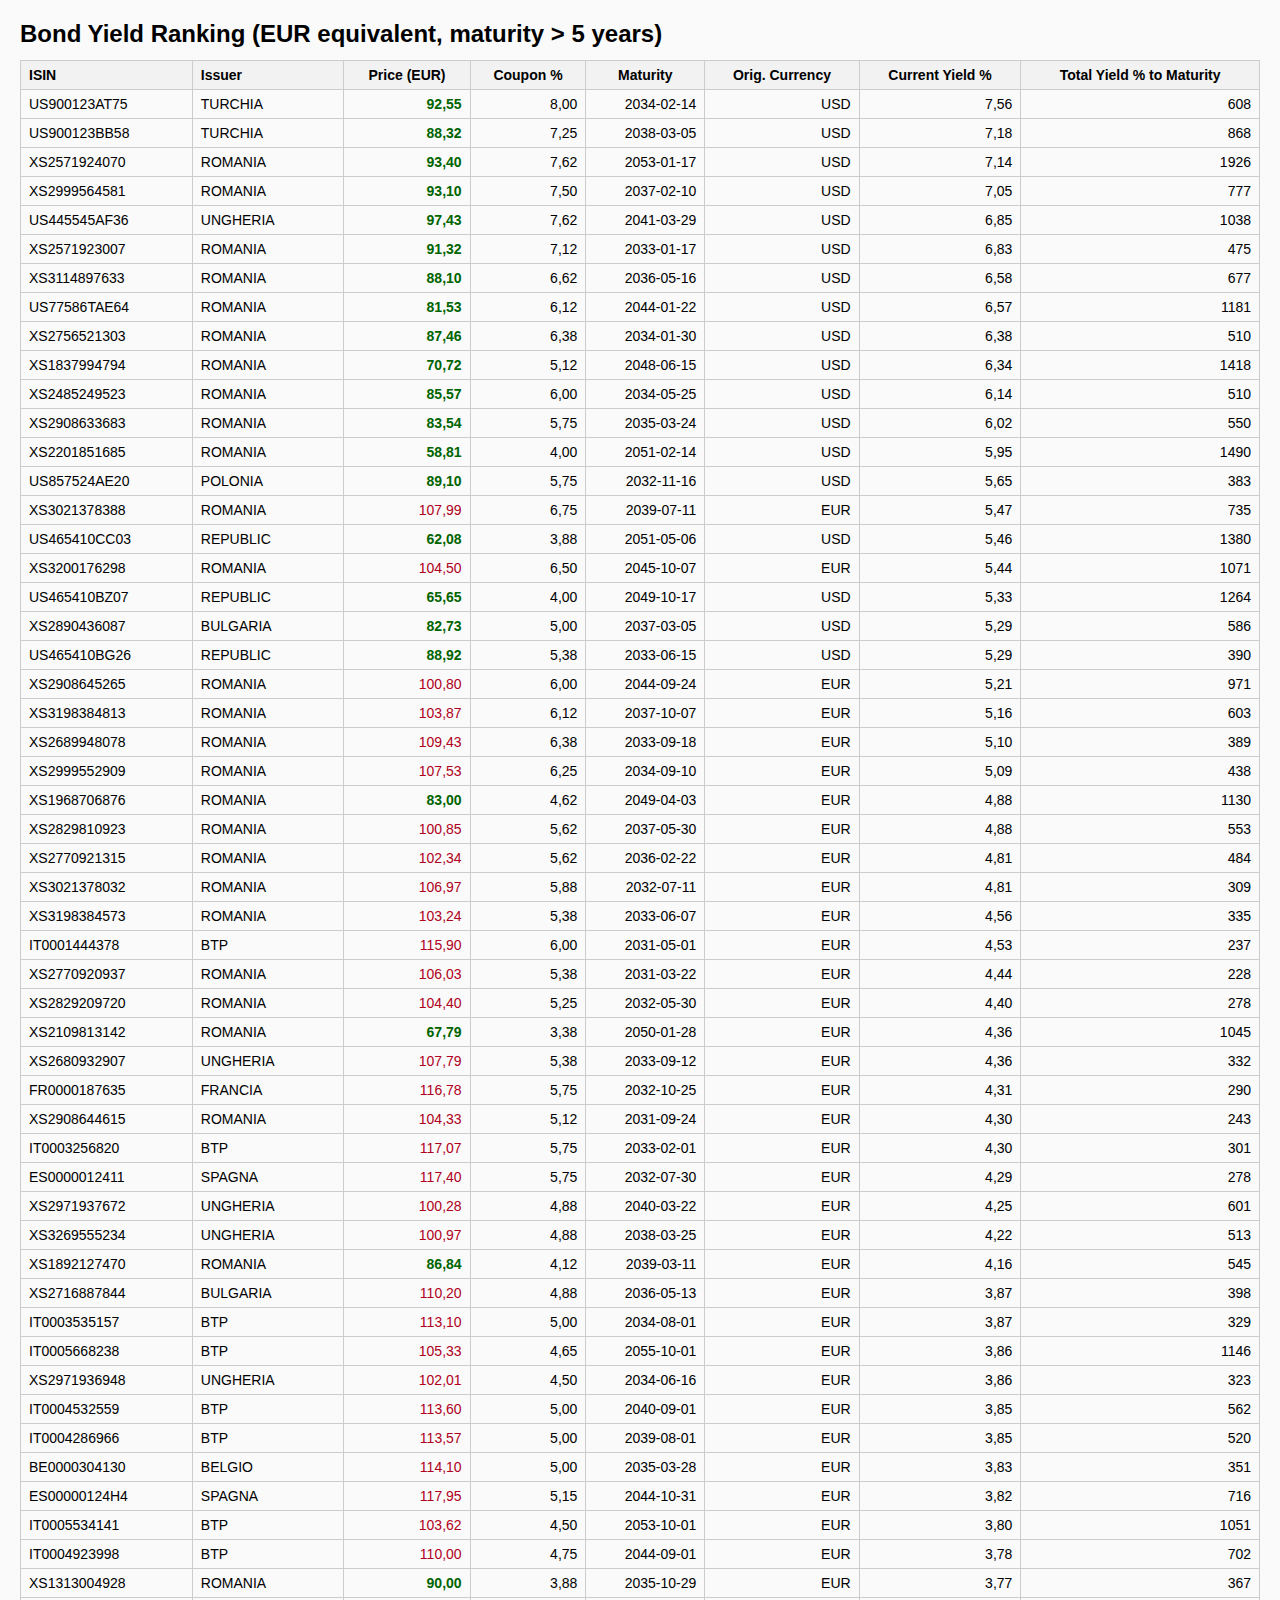
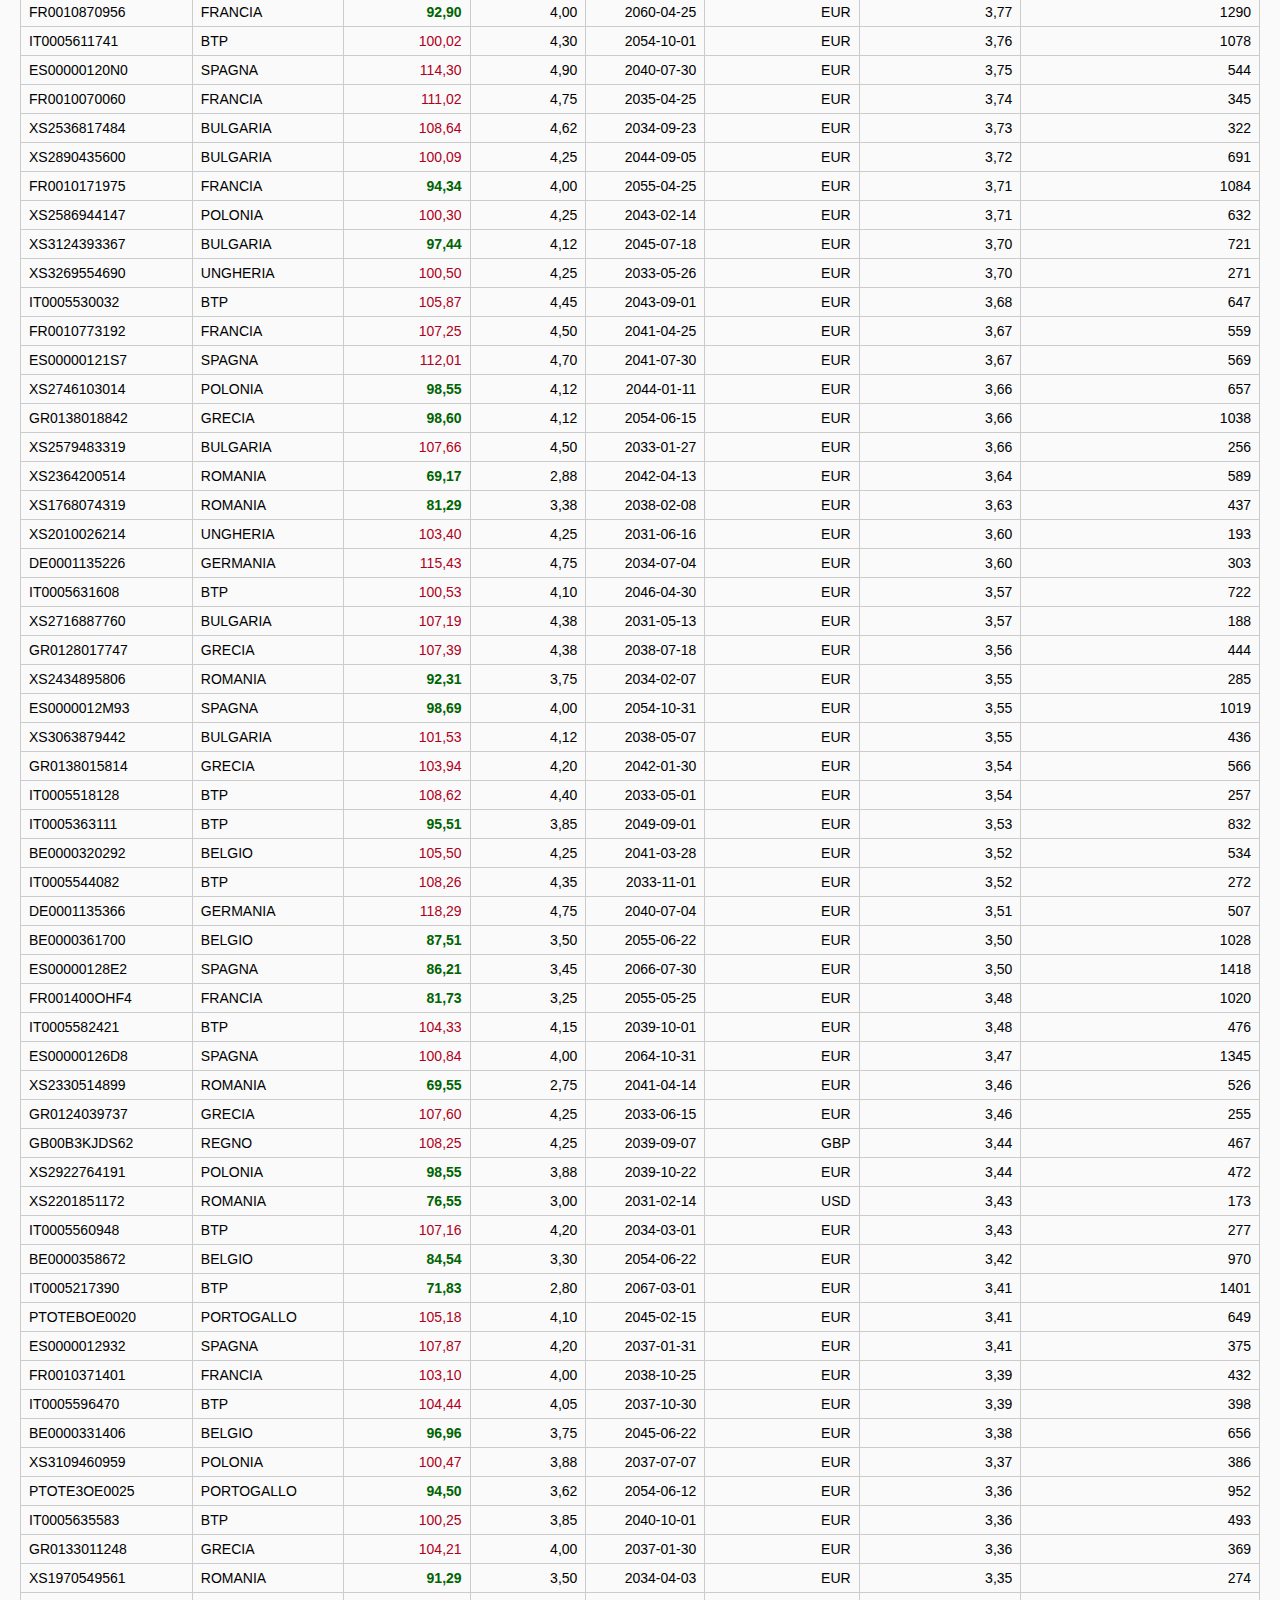
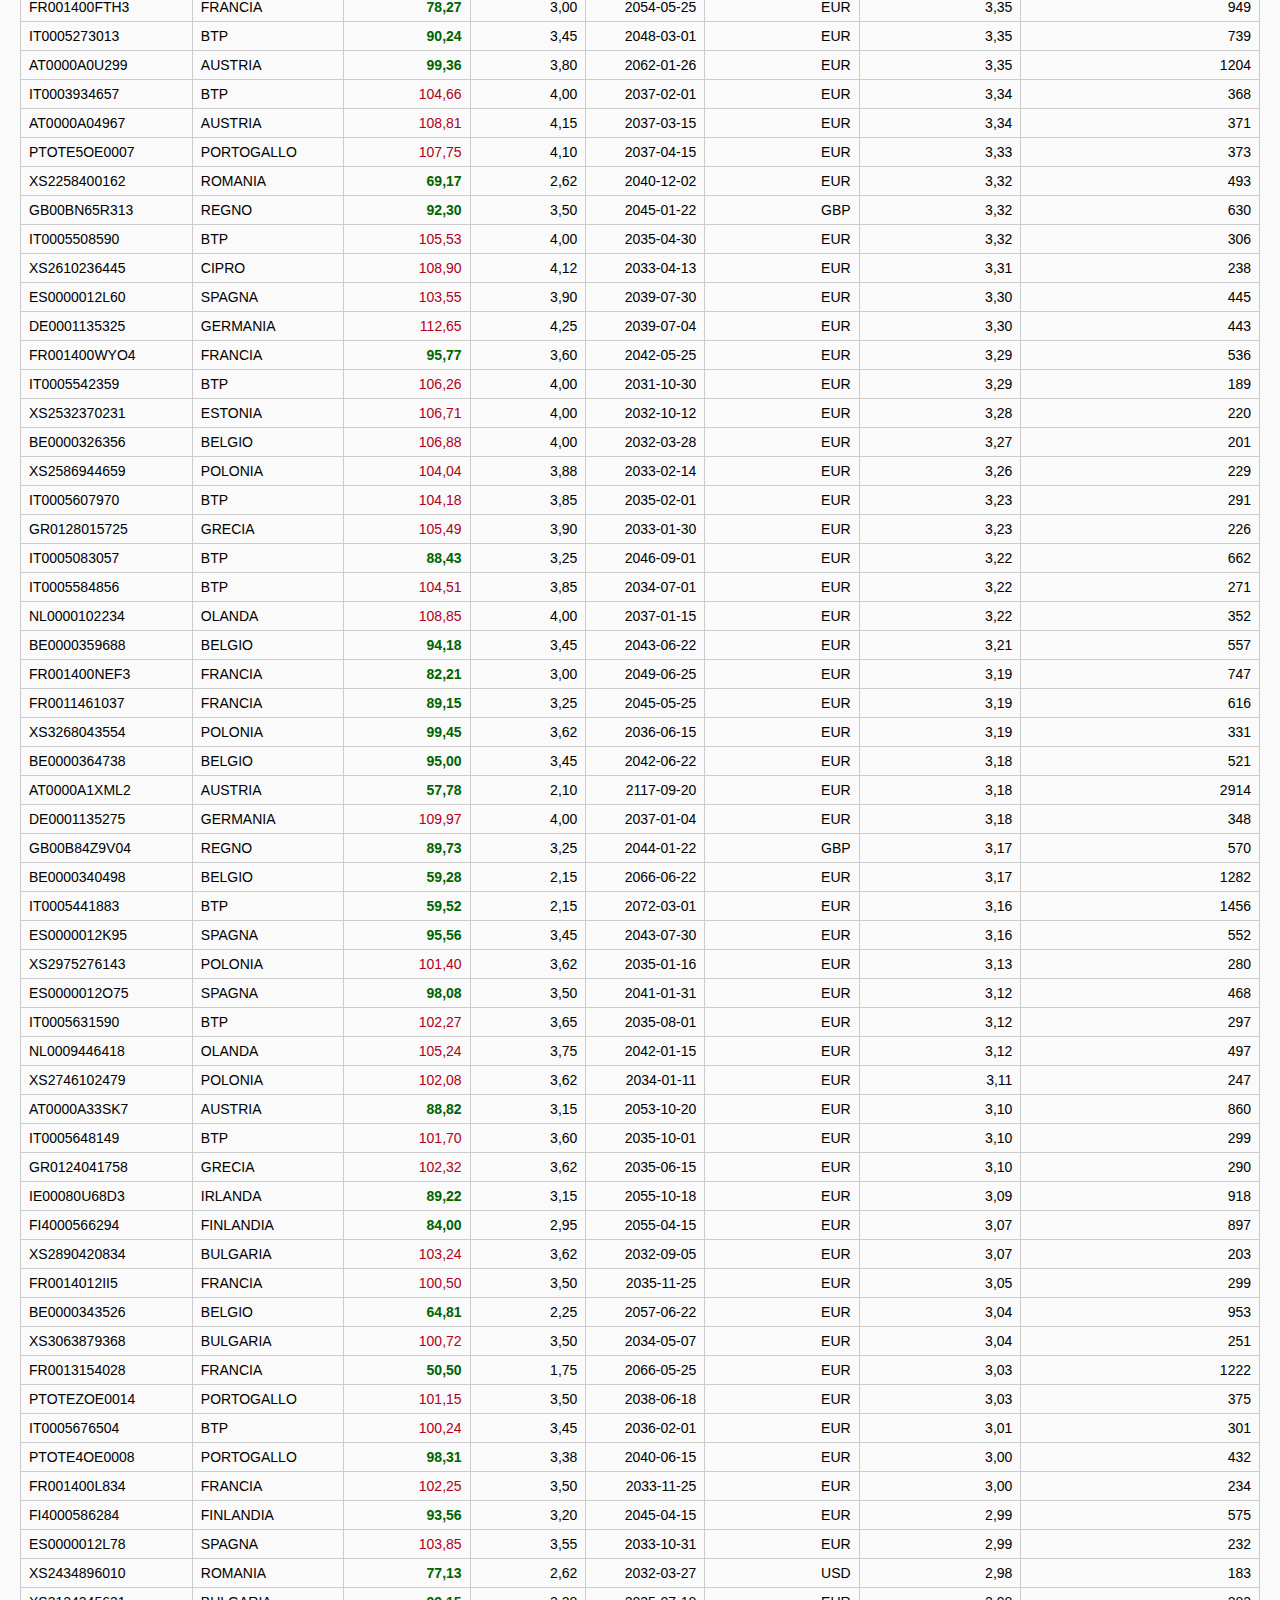
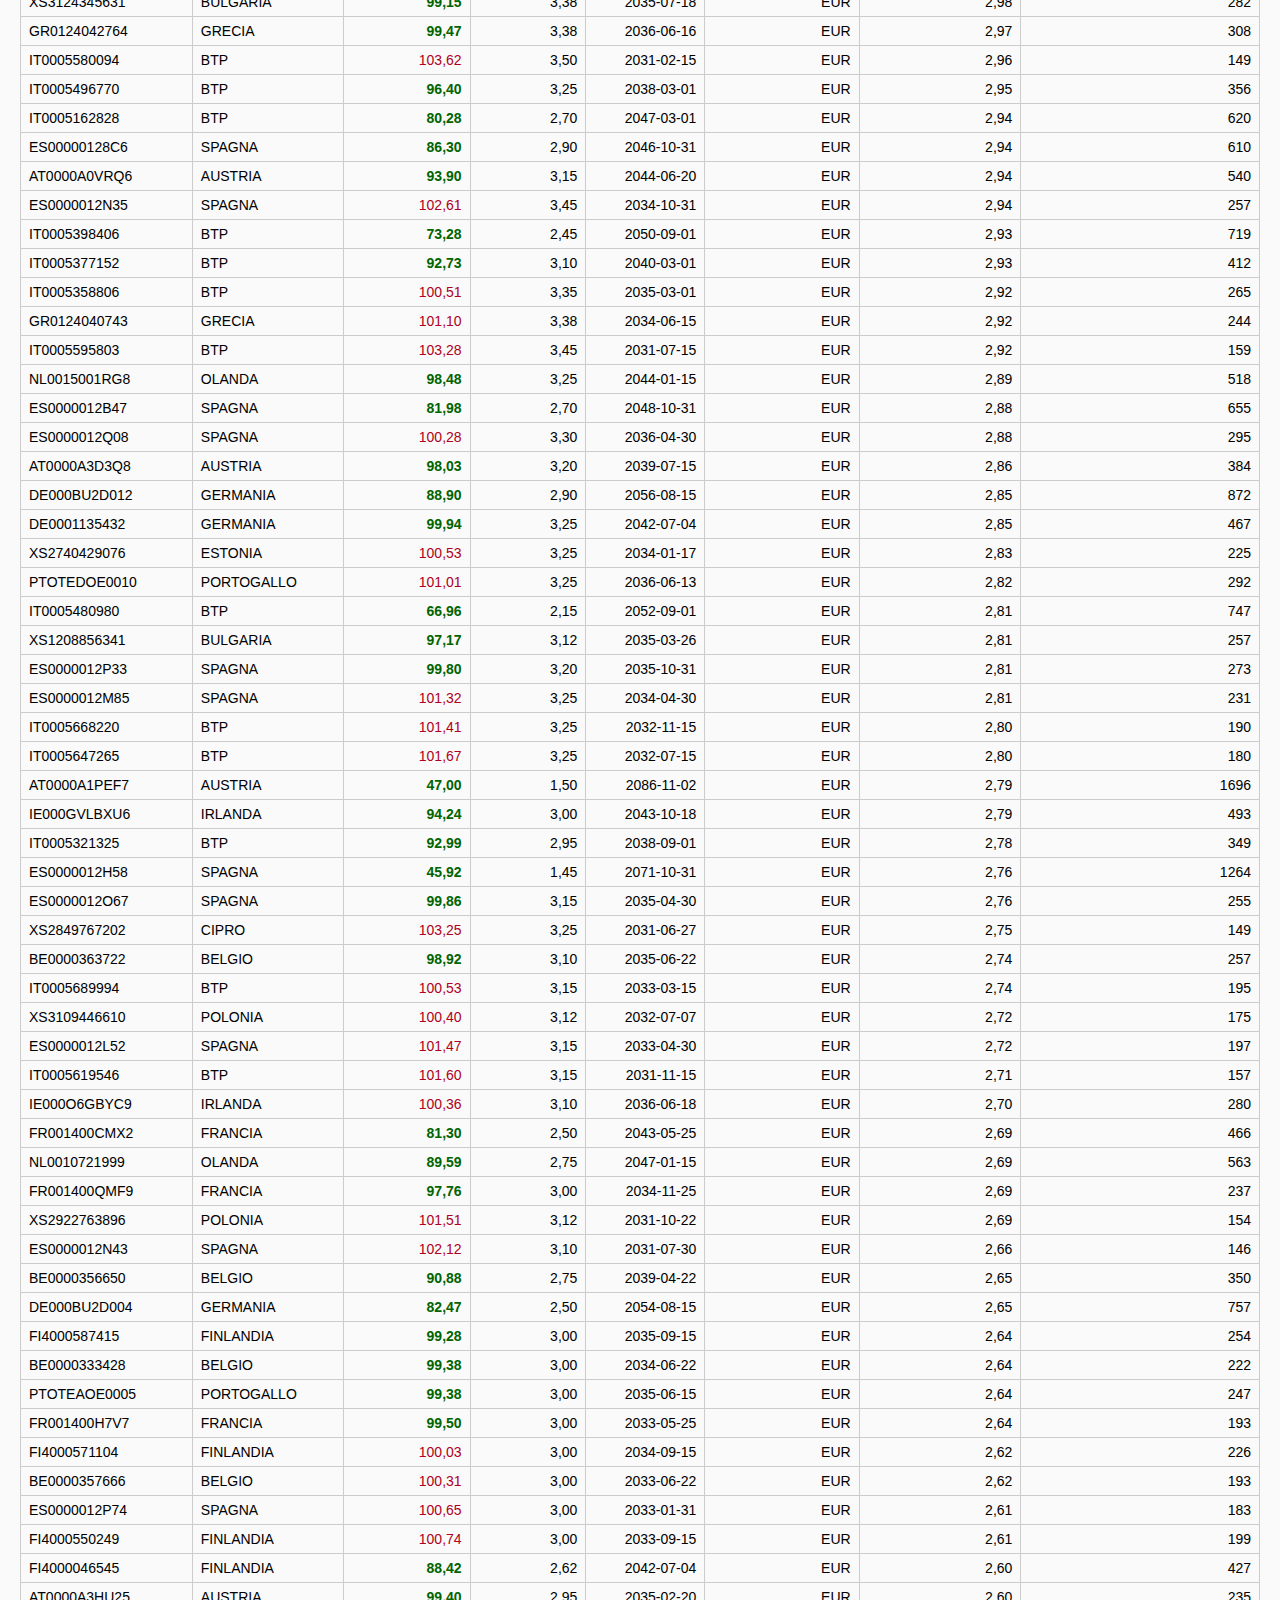
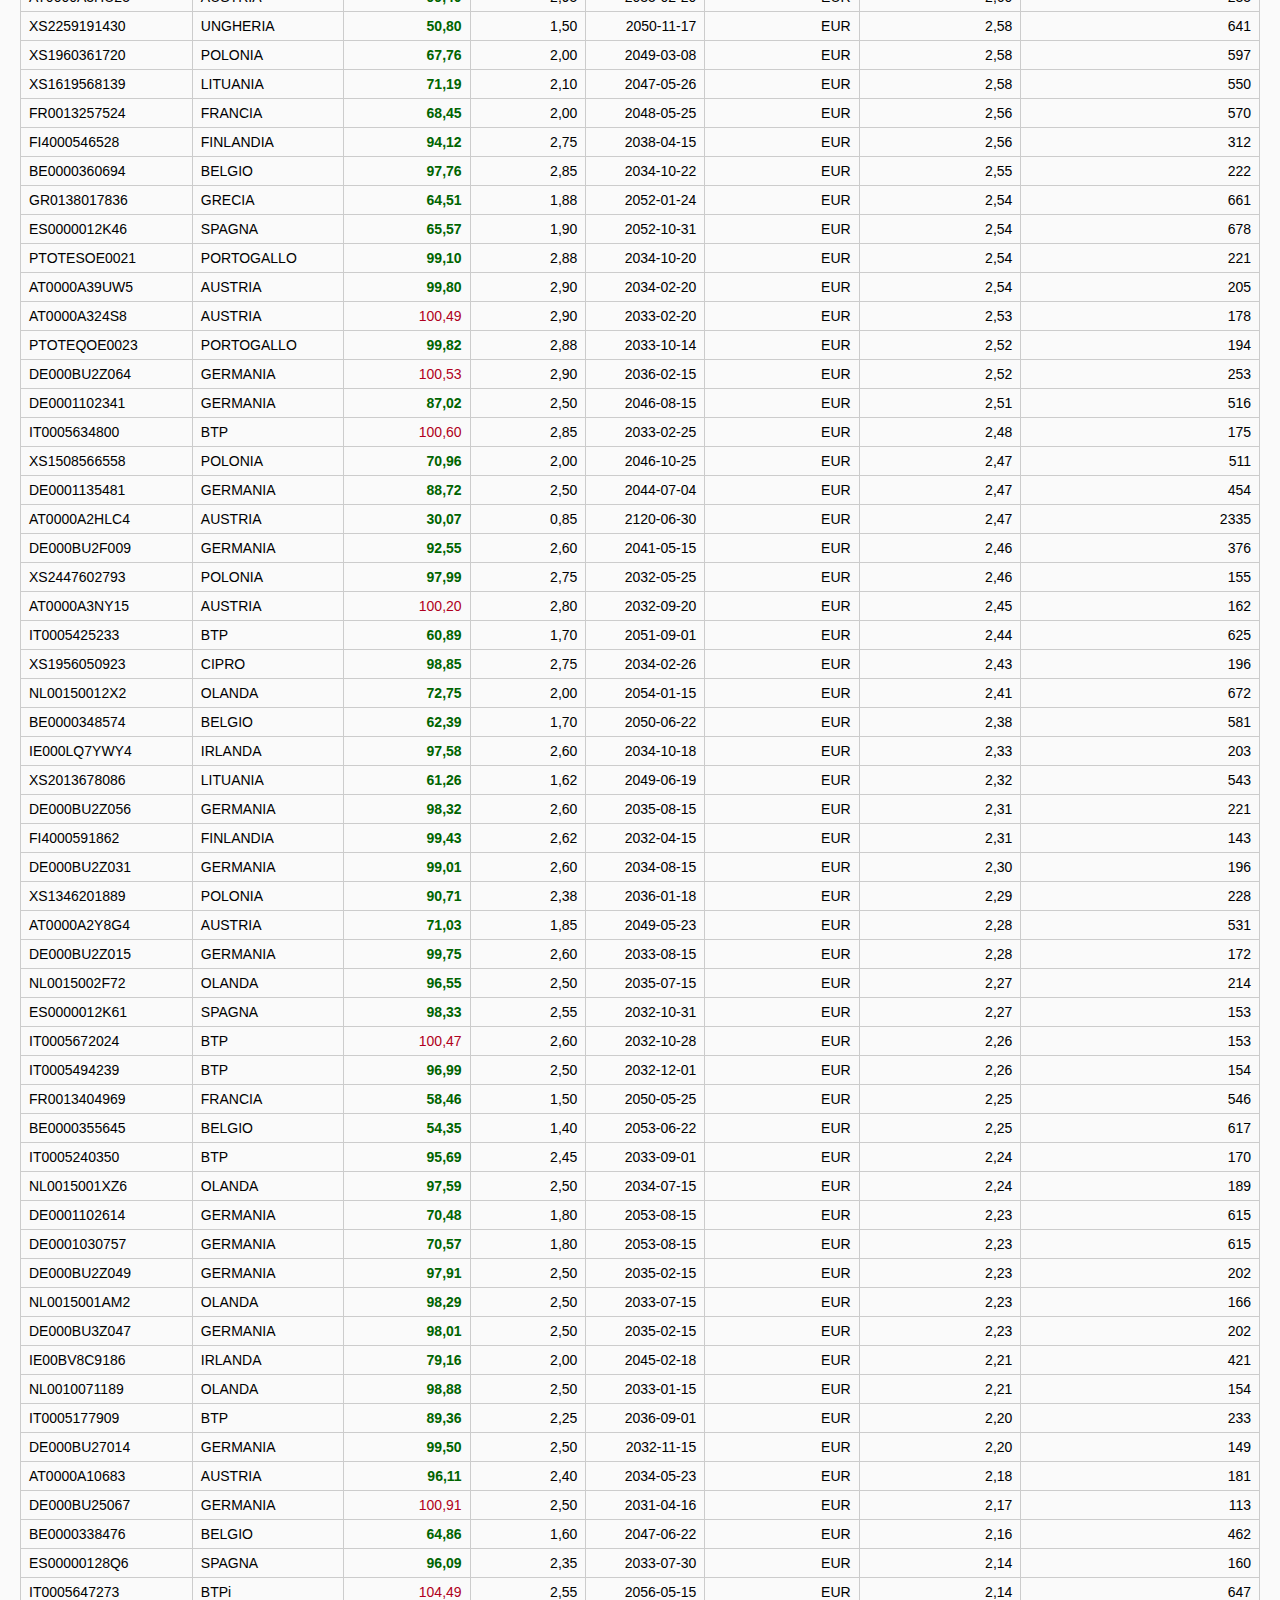
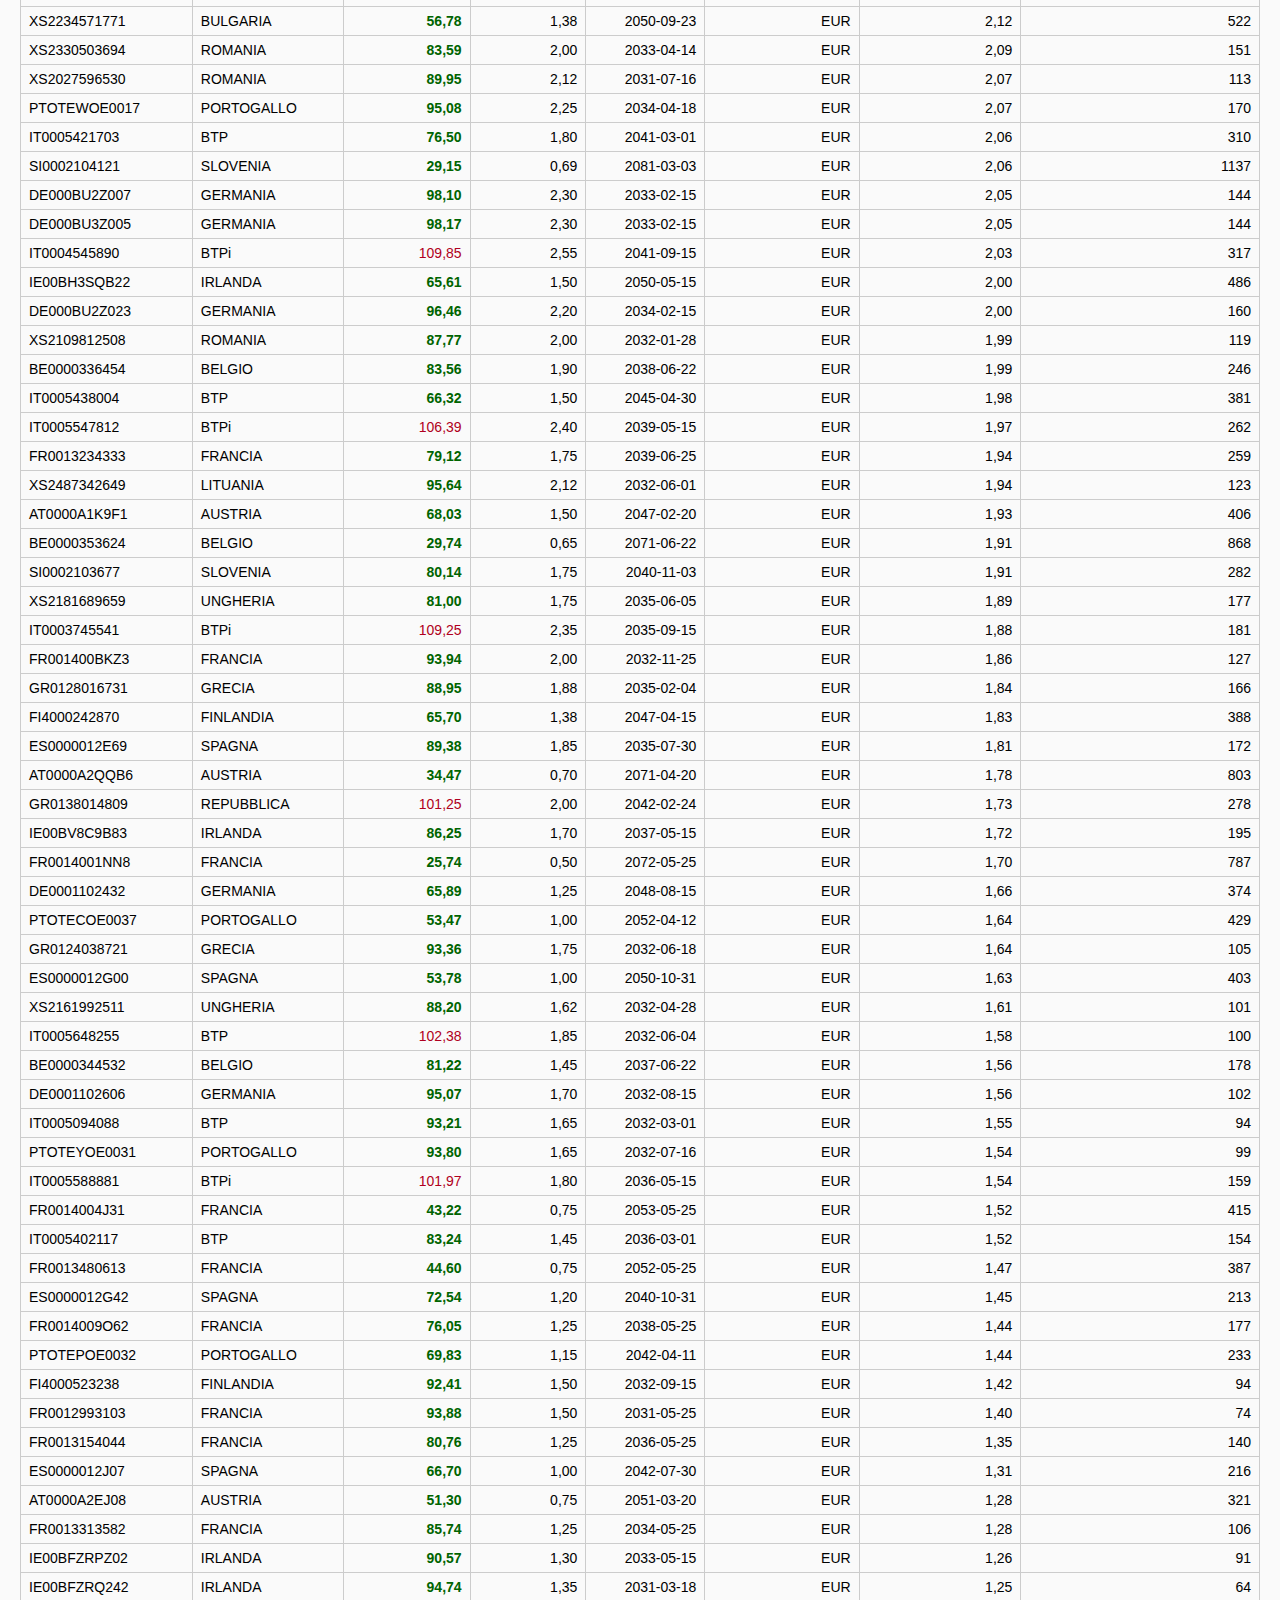
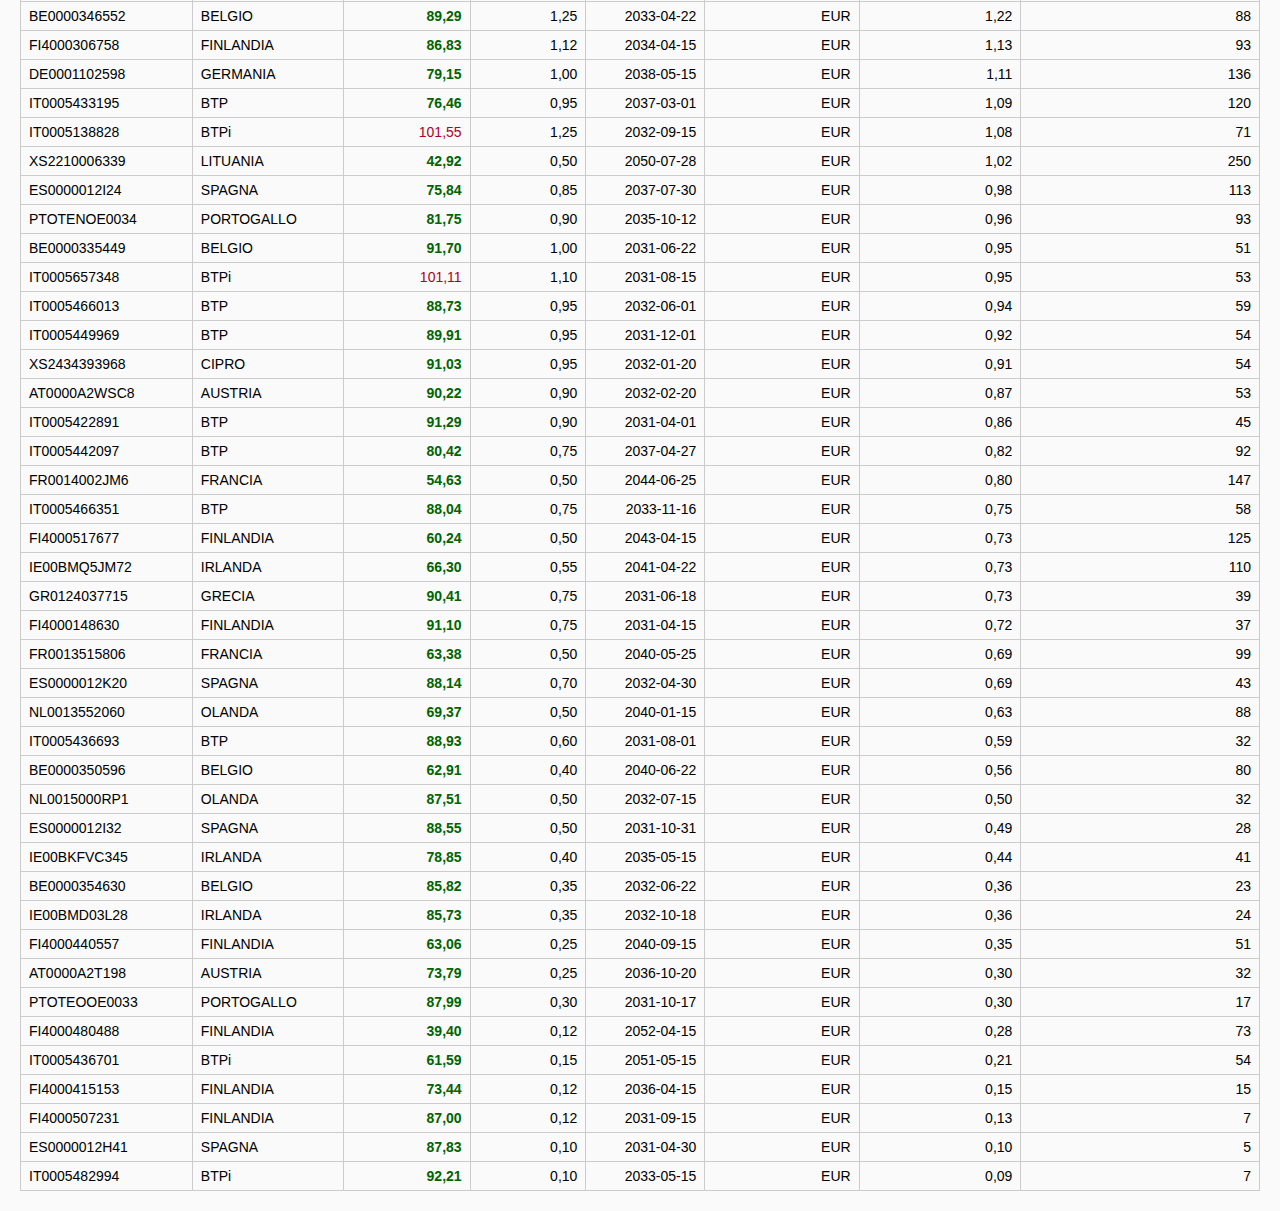
<file: bond_ytm_report.html>
<!DOCTYPE html>
<html lang="en">
<head>
    <meta charset="UTF-8">
    <title>Bond Yield Ranking</title>
    <style>
        body {
            font-family: Arial, sans-serif;
            background: #fafafa;
            margin: 20px;
        }
        h2 {
            margin-bottom: 12px;
        }
        table {
            border-collapse: collapse;
            width: 100%;
            font-size: 14px;
        }
        th, td {
            border: 1px solid #ccc;
            padding: 6px 8px;
            text-align: right;
        }
        th {
            background: #f2f2f2;
            text-align: center;
        }
        td:first-child, th:first-child {
            text-align: left;
        }
        td:nth-child(2), th:nth-child(2) {
            text-align: left;
        }
        tr:hover {
            background: #eef6ff;
        }
        .good { color: #006400; font-weight: bold; }
        .bad  { color: #b00020; }
    </style>
</head>
<body>

<h2>Bond Yield Ranking (EUR equivalent, maturity &gt; 5 years)</h2>

<table>
    <thead>
    <tr>
        <th>ISIN</th>
        <th>Issuer</th>
        <th>Price (EUR)</th>
        <th>Coupon %</th>
        <th>Maturity</th>
        <th>Orig. Currency</th>
        <th>Current Yield %</th>
        <th>Total Yield % to Maturity</th>
    </tr>
    </thead>

    <tbody>
            <tr>
            <td>US900123AT75</td>
            <td>TURCHIA</td>
            <td class="good">
                92,55</td>
            <td>8,00</td>
            <td>2034-02-14</td>
            <td>USD</td>
            <td>7,56</td>
            <td>608</td>
        </tr>
        <tr>
            <td>US900123BB58</td>
            <td>TURCHIA</td>
            <td class="good">
                88,32</td>
            <td>7,25</td>
            <td>2038-03-05</td>
            <td>USD</td>
            <td>7,18</td>
            <td>868</td>
        </tr>
        <tr>
            <td>XS2571924070</td>
            <td>ROMANIA</td>
            <td class="good">
                93,40</td>
            <td>7,62</td>
            <td>2053-01-17</td>
            <td>USD</td>
            <td>7,14</td>
            <td>1926</td>
        </tr>
        <tr>
            <td>XS2999564581</td>
            <td>ROMANIA</td>
            <td class="good">
                93,10</td>
            <td>7,50</td>
            <td>2037-02-10</td>
            <td>USD</td>
            <td>7,05</td>
            <td>777</td>
        </tr>
        <tr>
            <td>US445545AF36</td>
            <td>UNGHERIA</td>
            <td class="good">
                97,43</td>
            <td>7,62</td>
            <td>2041-03-29</td>
            <td>USD</td>
            <td>6,85</td>
            <td>1038</td>
        </tr>
        <tr>
            <td>XS2571923007</td>
            <td>ROMANIA</td>
            <td class="good">
                91,32</td>
            <td>7,12</td>
            <td>2033-01-17</td>
            <td>USD</td>
            <td>6,83</td>
            <td>475</td>
        </tr>
        <tr>
            <td>XS3114897633</td>
            <td>ROMANIA</td>
            <td class="good">
                88,10</td>
            <td>6,62</td>
            <td>2036-05-16</td>
            <td>USD</td>
            <td>6,58</td>
            <td>677</td>
        </tr>
        <tr>
            <td>US77586TAE64</td>
            <td>ROMANIA</td>
            <td class="good">
                81,53</td>
            <td>6,12</td>
            <td>2044-01-22</td>
            <td>USD</td>
            <td>6,57</td>
            <td>1181</td>
        </tr>
        <tr>
            <td>XS2756521303</td>
            <td>ROMANIA</td>
            <td class="good">
                87,46</td>
            <td>6,38</td>
            <td>2034-01-30</td>
            <td>USD</td>
            <td>6,38</td>
            <td>510</td>
        </tr>
        <tr>
            <td>XS1837994794</td>
            <td>ROMANIA</td>
            <td class="good">
                70,72</td>
            <td>5,12</td>
            <td>2048-06-15</td>
            <td>USD</td>
            <td>6,34</td>
            <td>1418</td>
        </tr>
        <tr>
            <td>XS2485249523</td>
            <td>ROMANIA</td>
            <td class="good">
                85,57</td>
            <td>6,00</td>
            <td>2034-05-25</td>
            <td>USD</td>
            <td>6,14</td>
            <td>510</td>
        </tr>
        <tr>
            <td>XS2908633683</td>
            <td>ROMANIA</td>
            <td class="good">
                83,54</td>
            <td>5,75</td>
            <td>2035-03-24</td>
            <td>USD</td>
            <td>6,02</td>
            <td>550</td>
        </tr>
        <tr>
            <td>XS2201851685</td>
            <td>ROMANIA</td>
            <td class="good">
                58,81</td>
            <td>4,00</td>
            <td>2051-02-14</td>
            <td>USD</td>
            <td>5,95</td>
            <td>1490</td>
        </tr>
        <tr>
            <td>US857524AE20</td>
            <td>POLONIA</td>
            <td class="good">
                89,10</td>
            <td>5,75</td>
            <td>2032-11-16</td>
            <td>USD</td>
            <td>5,65</td>
            <td>383</td>
        </tr>
        <tr>
            <td>XS3021378388</td>
            <td>ROMANIA</td>
            <td class="bad">
                107,99</td>
            <td>6,75</td>
            <td>2039-07-11</td>
            <td>EUR</td>
            <td>5,47</td>
            <td>735</td>
        </tr>
        <tr>
            <td>US465410CC03</td>
            <td>REPUBLIC</td>
            <td class="good">
                62,08</td>
            <td>3,88</td>
            <td>2051-05-06</td>
            <td>USD</td>
            <td>5,46</td>
            <td>1380</td>
        </tr>
        <tr>
            <td>XS3200176298</td>
            <td>ROMANIA</td>
            <td class="bad">
                104,50</td>
            <td>6,50</td>
            <td>2045-10-07</td>
            <td>EUR</td>
            <td>5,44</td>
            <td>1071</td>
        </tr>
        <tr>
            <td>US465410BZ07</td>
            <td>REPUBLIC</td>
            <td class="good">
                65,65</td>
            <td>4,00</td>
            <td>2049-10-17</td>
            <td>USD</td>
            <td>5,33</td>
            <td>1264</td>
        </tr>
        <tr>
            <td>XS2890436087</td>
            <td>BULGARIA</td>
            <td class="good">
                82,73</td>
            <td>5,00</td>
            <td>2037-03-05</td>
            <td>USD</td>
            <td>5,29</td>
            <td>586</td>
        </tr>
        <tr>
            <td>US465410BG26</td>
            <td>REPUBLIC</td>
            <td class="good">
                88,92</td>
            <td>5,38</td>
            <td>2033-06-15</td>
            <td>USD</td>
            <td>5,29</td>
            <td>390</td>
        </tr>
        <tr>
            <td>XS2908645265</td>
            <td>ROMANIA</td>
            <td class="bad">
                100,80</td>
            <td>6,00</td>
            <td>2044-09-24</td>
            <td>EUR</td>
            <td>5,21</td>
            <td>971</td>
        </tr>
        <tr>
            <td>XS3198384813</td>
            <td>ROMANIA</td>
            <td class="bad">
                103,87</td>
            <td>6,12</td>
            <td>2037-10-07</td>
            <td>EUR</td>
            <td>5,16</td>
            <td>603</td>
        </tr>
        <tr>
            <td>XS2689948078</td>
            <td>ROMANIA</td>
            <td class="bad">
                109,43</td>
            <td>6,38</td>
            <td>2033-09-18</td>
            <td>EUR</td>
            <td>5,10</td>
            <td>389</td>
        </tr>
        <tr>
            <td>XS2999552909</td>
            <td>ROMANIA</td>
            <td class="bad">
                107,53</td>
            <td>6,25</td>
            <td>2034-09-10</td>
            <td>EUR</td>
            <td>5,09</td>
            <td>438</td>
        </tr>
        <tr>
            <td>XS1968706876</td>
            <td>ROMANIA</td>
            <td class="good">
                83,00</td>
            <td>4,62</td>
            <td>2049-04-03</td>
            <td>EUR</td>
            <td>4,88</td>
            <td>1130</td>
        </tr>
        <tr>
            <td>XS2829810923</td>
            <td>ROMANIA</td>
            <td class="bad">
                100,85</td>
            <td>5,62</td>
            <td>2037-05-30</td>
            <td>EUR</td>
            <td>4,88</td>
            <td>553</td>
        </tr>
        <tr>
            <td>XS2770921315</td>
            <td>ROMANIA</td>
            <td class="bad">
                102,34</td>
            <td>5,62</td>
            <td>2036-02-22</td>
            <td>EUR</td>
            <td>4,81</td>
            <td>484</td>
        </tr>
        <tr>
            <td>XS3021378032</td>
            <td>ROMANIA</td>
            <td class="bad">
                106,97</td>
            <td>5,88</td>
            <td>2032-07-11</td>
            <td>EUR</td>
            <td>4,81</td>
            <td>309</td>
        </tr>
        <tr>
            <td>XS3198384573</td>
            <td>ROMANIA</td>
            <td class="bad">
                103,24</td>
            <td>5,38</td>
            <td>2033-06-07</td>
            <td>EUR</td>
            <td>4,56</td>
            <td>335</td>
        </tr>
        <tr>
            <td>IT0001444378</td>
            <td>BTP</td>
            <td class="bad">
                115,90</td>
            <td>6,00</td>
            <td>2031-05-01</td>
            <td>EUR</td>
            <td>4,53</td>
            <td>237</td>
        </tr>
        <tr>
            <td>XS2770920937</td>
            <td>ROMANIA</td>
            <td class="bad">
                106,03</td>
            <td>5,38</td>
            <td>2031-03-22</td>
            <td>EUR</td>
            <td>4,44</td>
            <td>228</td>
        </tr>
        <tr>
            <td>XS2829209720</td>
            <td>ROMANIA</td>
            <td class="bad">
                104,40</td>
            <td>5,25</td>
            <td>2032-05-30</td>
            <td>EUR</td>
            <td>4,40</td>
            <td>278</td>
        </tr>
        <tr>
            <td>XS2109813142</td>
            <td>ROMANIA</td>
            <td class="good">
                67,79</td>
            <td>3,38</td>
            <td>2050-01-28</td>
            <td>EUR</td>
            <td>4,36</td>
            <td>1045</td>
        </tr>
        <tr>
            <td>XS2680932907</td>
            <td>UNGHERIA</td>
            <td class="bad">
                107,79</td>
            <td>5,38</td>
            <td>2033-09-12</td>
            <td>EUR</td>
            <td>4,36</td>
            <td>332</td>
        </tr>
        <tr>
            <td>FR0000187635</td>
            <td>FRANCIA</td>
            <td class="bad">
                116,78</td>
            <td>5,75</td>
            <td>2032-10-25</td>
            <td>EUR</td>
            <td>4,31</td>
            <td>290</td>
        </tr>
        <tr>
            <td>XS2908644615</td>
            <td>ROMANIA</td>
            <td class="bad">
                104,33</td>
            <td>5,12</td>
            <td>2031-09-24</td>
            <td>EUR</td>
            <td>4,30</td>
            <td>243</td>
        </tr>
        <tr>
            <td>IT0003256820</td>
            <td>BTP</td>
            <td class="bad">
                117,07</td>
            <td>5,75</td>
            <td>2033-02-01</td>
            <td>EUR</td>
            <td>4,30</td>
            <td>301</td>
        </tr>
        <tr>
            <td>ES0000012411</td>
            <td>SPAGNA</td>
            <td class="bad">
                117,40</td>
            <td>5,75</td>
            <td>2032-07-30</td>
            <td>EUR</td>
            <td>4,29</td>
            <td>278</td>
        </tr>
        <tr>
            <td>XS2971937672</td>
            <td>UNGHERIA</td>
            <td class="bad">
                100,28</td>
            <td>4,88</td>
            <td>2040-03-22</td>
            <td>EUR</td>
            <td>4,25</td>
            <td>601</td>
        </tr>
        <tr>
            <td>XS3269555234</td>
            <td>UNGHERIA</td>
            <td class="bad">
                100,97</td>
            <td>4,88</td>
            <td>2038-03-25</td>
            <td>EUR</td>
            <td>4,22</td>
            <td>513</td>
        </tr>
        <tr>
            <td>XS1892127470</td>
            <td>ROMANIA</td>
            <td class="good">
                86,84</td>
            <td>4,12</td>
            <td>2039-03-11</td>
            <td>EUR</td>
            <td>4,16</td>
            <td>545</td>
        </tr>
        <tr>
            <td>XS2716887844</td>
            <td>BULGARIA</td>
            <td class="bad">
                110,20</td>
            <td>4,88</td>
            <td>2036-05-13</td>
            <td>EUR</td>
            <td>3,87</td>
            <td>398</td>
        </tr>
        <tr>
            <td>IT0003535157</td>
            <td>BTP</td>
            <td class="bad">
                113,10</td>
            <td>5,00</td>
            <td>2034-08-01</td>
            <td>EUR</td>
            <td>3,87</td>
            <td>329</td>
        </tr>
        <tr>
            <td>IT0005668238</td>
            <td>BTP</td>
            <td class="bad">
                105,33</td>
            <td>4,65</td>
            <td>2055-10-01</td>
            <td>EUR</td>
            <td>3,86</td>
            <td>1146</td>
        </tr>
        <tr>
            <td>XS2971936948</td>
            <td>UNGHERIA</td>
            <td class="bad">
                102,01</td>
            <td>4,50</td>
            <td>2034-06-16</td>
            <td>EUR</td>
            <td>3,86</td>
            <td>323</td>
        </tr>
        <tr>
            <td>IT0004532559</td>
            <td>BTP</td>
            <td class="bad">
                113,60</td>
            <td>5,00</td>
            <td>2040-09-01</td>
            <td>EUR</td>
            <td>3,85</td>
            <td>562</td>
        </tr>
        <tr>
            <td>IT0004286966</td>
            <td>BTP</td>
            <td class="bad">
                113,57</td>
            <td>5,00</td>
            <td>2039-08-01</td>
            <td>EUR</td>
            <td>3,85</td>
            <td>520</td>
        </tr>
        <tr>
            <td>BE0000304130</td>
            <td>BELGIO</td>
            <td class="bad">
                114,10</td>
            <td>5,00</td>
            <td>2035-03-28</td>
            <td>EUR</td>
            <td>3,83</td>
            <td>351</td>
        </tr>
        <tr>
            <td>ES00000124H4</td>
            <td>SPAGNA</td>
            <td class="bad">
                117,95</td>
            <td>5,15</td>
            <td>2044-10-31</td>
            <td>EUR</td>
            <td>3,82</td>
            <td>716</td>
        </tr>
        <tr>
            <td>IT0005534141</td>
            <td>BTP</td>
            <td class="bad">
                103,62</td>
            <td>4,50</td>
            <td>2053-10-01</td>
            <td>EUR</td>
            <td>3,80</td>
            <td>1051</td>
        </tr>
        <tr>
            <td>IT0004923998</td>
            <td>BTP</td>
            <td class="bad">
                110,00</td>
            <td>4,75</td>
            <td>2044-09-01</td>
            <td>EUR</td>
            <td>3,78</td>
            <td>702</td>
        </tr>
        <tr>
            <td>XS1313004928</td>
            <td>ROMANIA</td>
            <td class="good">
                90,00</td>
            <td>3,88</td>
            <td>2035-10-29</td>
            <td>EUR</td>
            <td>3,77</td>
            <td>367</td>
        </tr>
        <tr>
            <td>FR0010870956</td>
            <td>FRANCIA</td>
            <td class="good">
                92,90</td>
            <td>4,00</td>
            <td>2060-04-25</td>
            <td>EUR</td>
            <td>3,77</td>
            <td>1290</td>
        </tr>
        <tr>
            <td>IT0005611741</td>
            <td>BTP</td>
            <td class="bad">
                100,02</td>
            <td>4,30</td>
            <td>2054-10-01</td>
            <td>EUR</td>
            <td>3,76</td>
            <td>1078</td>
        </tr>
        <tr>
            <td>ES00000120N0</td>
            <td>SPAGNA</td>
            <td class="bad">
                114,30</td>
            <td>4,90</td>
            <td>2040-07-30</td>
            <td>EUR</td>
            <td>3,75</td>
            <td>544</td>
        </tr>
        <tr>
            <td>FR0010070060</td>
            <td>FRANCIA</td>
            <td class="bad">
                111,02</td>
            <td>4,75</td>
            <td>2035-04-25</td>
            <td>EUR</td>
            <td>3,74</td>
            <td>345</td>
        </tr>
        <tr>
            <td>XS2536817484</td>
            <td>BULGARIA</td>
            <td class="bad">
                108,64</td>
            <td>4,62</td>
            <td>2034-09-23</td>
            <td>EUR</td>
            <td>3,73</td>
            <td>322</td>
        </tr>
        <tr>
            <td>XS2890435600</td>
            <td>BULGARIA</td>
            <td class="bad">
                100,09</td>
            <td>4,25</td>
            <td>2044-09-05</td>
            <td>EUR</td>
            <td>3,72</td>
            <td>691</td>
        </tr>
        <tr>
            <td>FR0010171975</td>
            <td>FRANCIA</td>
            <td class="good">
                94,34</td>
            <td>4,00</td>
            <td>2055-04-25</td>
            <td>EUR</td>
            <td>3,71</td>
            <td>1084</td>
        </tr>
        <tr>
            <td>XS2586944147</td>
            <td>POLONIA</td>
            <td class="bad">
                100,30</td>
            <td>4,25</td>
            <td>2043-02-14</td>
            <td>EUR</td>
            <td>3,71</td>
            <td>632</td>
        </tr>
        <tr>
            <td>XS3124393367</td>
            <td>BULGARIA</td>
            <td class="good">
                97,44</td>
            <td>4,12</td>
            <td>2045-07-18</td>
            <td>EUR</td>
            <td>3,70</td>
            <td>721</td>
        </tr>
        <tr>
            <td>XS3269554690</td>
            <td>UNGHERIA</td>
            <td class="bad">
                100,50</td>
            <td>4,25</td>
            <td>2033-05-26</td>
            <td>EUR</td>
            <td>3,70</td>
            <td>271</td>
        </tr>
        <tr>
            <td>IT0005530032</td>
            <td>BTP</td>
            <td class="bad">
                105,87</td>
            <td>4,45</td>
            <td>2043-09-01</td>
            <td>EUR</td>
            <td>3,68</td>
            <td>647</td>
        </tr>
        <tr>
            <td>FR0010773192</td>
            <td>FRANCIA</td>
            <td class="bad">
                107,25</td>
            <td>4,50</td>
            <td>2041-04-25</td>
            <td>EUR</td>
            <td>3,67</td>
            <td>559</td>
        </tr>
        <tr>
            <td>ES00000121S7</td>
            <td>SPAGNA</td>
            <td class="bad">
                112,01</td>
            <td>4,70</td>
            <td>2041-07-30</td>
            <td>EUR</td>
            <td>3,67</td>
            <td>569</td>
        </tr>
        <tr>
            <td>XS2746103014</td>
            <td>POLONIA</td>
            <td class="good">
                98,55</td>
            <td>4,12</td>
            <td>2044-01-11</td>
            <td>EUR</td>
            <td>3,66</td>
            <td>657</td>
        </tr>
        <tr>
            <td>GR0138018842</td>
            <td>GRECIA</td>
            <td class="good">
                98,60</td>
            <td>4,12</td>
            <td>2054-06-15</td>
            <td>EUR</td>
            <td>3,66</td>
            <td>1038</td>
        </tr>
        <tr>
            <td>XS2579483319</td>
            <td>BULGARIA</td>
            <td class="bad">
                107,66</td>
            <td>4,50</td>
            <td>2033-01-27</td>
            <td>EUR</td>
            <td>3,66</td>
            <td>256</td>
        </tr>
        <tr>
            <td>XS2364200514</td>
            <td>ROMANIA</td>
            <td class="good">
                69,17</td>
            <td>2,88</td>
            <td>2042-04-13</td>
            <td>EUR</td>
            <td>3,64</td>
            <td>589</td>
        </tr>
        <tr>
            <td>XS1768074319</td>
            <td>ROMANIA</td>
            <td class="good">
                81,29</td>
            <td>3,38</td>
            <td>2038-02-08</td>
            <td>EUR</td>
            <td>3,63</td>
            <td>437</td>
        </tr>
        <tr>
            <td>XS2010026214</td>
            <td>UNGHERIA</td>
            <td class="bad">
                103,40</td>
            <td>4,25</td>
            <td>2031-06-16</td>
            <td>EUR</td>
            <td>3,60</td>
            <td>193</td>
        </tr>
        <tr>
            <td>DE0001135226</td>
            <td>GERMANIA</td>
            <td class="bad">
                115,43</td>
            <td>4,75</td>
            <td>2034-07-04</td>
            <td>EUR</td>
            <td>3,60</td>
            <td>303</td>
        </tr>
        <tr>
            <td>IT0005631608</td>
            <td>BTP</td>
            <td class="bad">
                100,53</td>
            <td>4,10</td>
            <td>2046-04-30</td>
            <td>EUR</td>
            <td>3,57</td>
            <td>722</td>
        </tr>
        <tr>
            <td>XS2716887760</td>
            <td>BULGARIA</td>
            <td class="bad">
                107,19</td>
            <td>4,38</td>
            <td>2031-05-13</td>
            <td>EUR</td>
            <td>3,57</td>
            <td>188</td>
        </tr>
        <tr>
            <td>GR0128017747</td>
            <td>GRECIA</td>
            <td class="bad">
                107,39</td>
            <td>4,38</td>
            <td>2038-07-18</td>
            <td>EUR</td>
            <td>3,56</td>
            <td>444</td>
        </tr>
        <tr>
            <td>XS2434895806</td>
            <td>ROMANIA</td>
            <td class="good">
                92,31</td>
            <td>3,75</td>
            <td>2034-02-07</td>
            <td>EUR</td>
            <td>3,55</td>
            <td>285</td>
        </tr>
        <tr>
            <td>ES0000012M93</td>
            <td>SPAGNA</td>
            <td class="good">
                98,69</td>
            <td>4,00</td>
            <td>2054-10-31</td>
            <td>EUR</td>
            <td>3,55</td>
            <td>1019</td>
        </tr>
        <tr>
            <td>XS3063879442</td>
            <td>BULGARIA</td>
            <td class="bad">
                101,53</td>
            <td>4,12</td>
            <td>2038-05-07</td>
            <td>EUR</td>
            <td>3,55</td>
            <td>436</td>
        </tr>
        <tr>
            <td>GR0138015814</td>
            <td>GRECIA</td>
            <td class="bad">
                103,94</td>
            <td>4,20</td>
            <td>2042-01-30</td>
            <td>EUR</td>
            <td>3,54</td>
            <td>566</td>
        </tr>
        <tr>
            <td>IT0005518128</td>
            <td>BTP</td>
            <td class="bad">
                108,62</td>
            <td>4,40</td>
            <td>2033-05-01</td>
            <td>EUR</td>
            <td>3,54</td>
            <td>257</td>
        </tr>
        <tr>
            <td>IT0005363111</td>
            <td>BTP</td>
            <td class="good">
                95,51</td>
            <td>3,85</td>
            <td>2049-09-01</td>
            <td>EUR</td>
            <td>3,53</td>
            <td>832</td>
        </tr>
        <tr>
            <td>BE0000320292</td>
            <td>BELGIO</td>
            <td class="bad">
                105,50</td>
            <td>4,25</td>
            <td>2041-03-28</td>
            <td>EUR</td>
            <td>3,52</td>
            <td>534</td>
        </tr>
        <tr>
            <td>IT0005544082</td>
            <td>BTP</td>
            <td class="bad">
                108,26</td>
            <td>4,35</td>
            <td>2033-11-01</td>
            <td>EUR</td>
            <td>3,52</td>
            <td>272</td>
        </tr>
        <tr>
            <td>DE0001135366</td>
            <td>GERMANIA</td>
            <td class="bad">
                118,29</td>
            <td>4,75</td>
            <td>2040-07-04</td>
            <td>EUR</td>
            <td>3,51</td>
            <td>507</td>
        </tr>
        <tr>
            <td>BE0000361700</td>
            <td>BELGIO</td>
            <td class="good">
                87,51</td>
            <td>3,50</td>
            <td>2055-06-22</td>
            <td>EUR</td>
            <td>3,50</td>
            <td>1028</td>
        </tr>
        <tr>
            <td>ES00000128E2</td>
            <td>SPAGNA</td>
            <td class="good">
                86,21</td>
            <td>3,45</td>
            <td>2066-07-30</td>
            <td>EUR</td>
            <td>3,50</td>
            <td>1418</td>
        </tr>
        <tr>
            <td>FR001400OHF4</td>
            <td>FRANCIA</td>
            <td class="good">
                81,73</td>
            <td>3,25</td>
            <td>2055-05-25</td>
            <td>EUR</td>
            <td>3,48</td>
            <td>1020</td>
        </tr>
        <tr>
            <td>IT0005582421</td>
            <td>BTP</td>
            <td class="bad">
                104,33</td>
            <td>4,15</td>
            <td>2039-10-01</td>
            <td>EUR</td>
            <td>3,48</td>
            <td>476</td>
        </tr>
        <tr>
            <td>ES00000126D8</td>
            <td>SPAGNA</td>
            <td class="bad">
                100,84</td>
            <td>4,00</td>
            <td>2064-10-31</td>
            <td>EUR</td>
            <td>3,47</td>
            <td>1345</td>
        </tr>
        <tr>
            <td>XS2330514899</td>
            <td>ROMANIA</td>
            <td class="good">
                69,55</td>
            <td>2,75</td>
            <td>2041-04-14</td>
            <td>EUR</td>
            <td>3,46</td>
            <td>526</td>
        </tr>
        <tr>
            <td>GR0124039737</td>
            <td>GRECIA</td>
            <td class="bad">
                107,60</td>
            <td>4,25</td>
            <td>2033-06-15</td>
            <td>EUR</td>
            <td>3,46</td>
            <td>255</td>
        </tr>
        <tr>
            <td>GB00B3KJDS62</td>
            <td>REGNO</td>
            <td class="bad">
                108,25</td>
            <td>4,25</td>
            <td>2039-09-07</td>
            <td>GBP</td>
            <td>3,44</td>
            <td>467</td>
        </tr>
        <tr>
            <td>XS2922764191</td>
            <td>POLONIA</td>
            <td class="good">
                98,55</td>
            <td>3,88</td>
            <td>2039-10-22</td>
            <td>EUR</td>
            <td>3,44</td>
            <td>472</td>
        </tr>
        <tr>
            <td>XS2201851172</td>
            <td>ROMANIA</td>
            <td class="good">
                76,55</td>
            <td>3,00</td>
            <td>2031-02-14</td>
            <td>USD</td>
            <td>3,43</td>
            <td>173</td>
        </tr>
        <tr>
            <td>IT0005560948</td>
            <td>BTP</td>
            <td class="bad">
                107,16</td>
            <td>4,20</td>
            <td>2034-03-01</td>
            <td>EUR</td>
            <td>3,43</td>
            <td>277</td>
        </tr>
        <tr>
            <td>BE0000358672</td>
            <td>BELGIO</td>
            <td class="good">
                84,54</td>
            <td>3,30</td>
            <td>2054-06-22</td>
            <td>EUR</td>
            <td>3,42</td>
            <td>970</td>
        </tr>
        <tr>
            <td>IT0005217390</td>
            <td>BTP</td>
            <td class="good">
                71,83</td>
            <td>2,80</td>
            <td>2067-03-01</td>
            <td>EUR</td>
            <td>3,41</td>
            <td>1401</td>
        </tr>
        <tr>
            <td>PTOTEBOE0020</td>
            <td>PORTOGALLO</td>
            <td class="bad">
                105,18</td>
            <td>4,10</td>
            <td>2045-02-15</td>
            <td>EUR</td>
            <td>3,41</td>
            <td>649</td>
        </tr>
        <tr>
            <td>ES0000012932</td>
            <td>SPAGNA</td>
            <td class="bad">
                107,87</td>
            <td>4,20</td>
            <td>2037-01-31</td>
            <td>EUR</td>
            <td>3,41</td>
            <td>375</td>
        </tr>
        <tr>
            <td>FR0010371401</td>
            <td>FRANCIA</td>
            <td class="bad">
                103,10</td>
            <td>4,00</td>
            <td>2038-10-25</td>
            <td>EUR</td>
            <td>3,39</td>
            <td>432</td>
        </tr>
        <tr>
            <td>IT0005596470</td>
            <td>BTP</td>
            <td class="bad">
                104,44</td>
            <td>4,05</td>
            <td>2037-10-30</td>
            <td>EUR</td>
            <td>3,39</td>
            <td>398</td>
        </tr>
        <tr>
            <td>BE0000331406</td>
            <td>BELGIO</td>
            <td class="good">
                96,96</td>
            <td>3,75</td>
            <td>2045-06-22</td>
            <td>EUR</td>
            <td>3,38</td>
            <td>656</td>
        </tr>
        <tr>
            <td>XS3109460959</td>
            <td>POLONIA</td>
            <td class="bad">
                100,47</td>
            <td>3,88</td>
            <td>2037-07-07</td>
            <td>EUR</td>
            <td>3,37</td>
            <td>386</td>
        </tr>
        <tr>
            <td>PTOTE3OE0025</td>
            <td>PORTOGALLO</td>
            <td class="good">
                94,50</td>
            <td>3,62</td>
            <td>2054-06-12</td>
            <td>EUR</td>
            <td>3,36</td>
            <td>952</td>
        </tr>
        <tr>
            <td>IT0005635583</td>
            <td>BTP</td>
            <td class="bad">
                100,25</td>
            <td>3,85</td>
            <td>2040-10-01</td>
            <td>EUR</td>
            <td>3,36</td>
            <td>493</td>
        </tr>
        <tr>
            <td>GR0133011248</td>
            <td>GRECIA</td>
            <td class="bad">
                104,21</td>
            <td>4,00</td>
            <td>2037-01-30</td>
            <td>EUR</td>
            <td>3,36</td>
            <td>369</td>
        </tr>
        <tr>
            <td>XS1970549561</td>
            <td>ROMANIA</td>
            <td class="good">
                91,29</td>
            <td>3,50</td>
            <td>2034-04-03</td>
            <td>EUR</td>
            <td>3,35</td>
            <td>274</td>
        </tr>
        <tr>
            <td>FR001400FTH3</td>
            <td>FRANCIA</td>
            <td class="good">
                78,27</td>
            <td>3,00</td>
            <td>2054-05-25</td>
            <td>EUR</td>
            <td>3,35</td>
            <td>949</td>
        </tr>
        <tr>
            <td>IT0005273013</td>
            <td>BTP</td>
            <td class="good">
                90,24</td>
            <td>3,45</td>
            <td>2048-03-01</td>
            <td>EUR</td>
            <td>3,35</td>
            <td>739</td>
        </tr>
        <tr>
            <td>AT0000A0U299</td>
            <td>AUSTRIA</td>
            <td class="good">
                99,36</td>
            <td>3,80</td>
            <td>2062-01-26</td>
            <td>EUR</td>
            <td>3,35</td>
            <td>1204</td>
        </tr>
        <tr>
            <td>IT0003934657</td>
            <td>BTP</td>
            <td class="bad">
                104,66</td>
            <td>4,00</td>
            <td>2037-02-01</td>
            <td>EUR</td>
            <td>3,34</td>
            <td>368</td>
        </tr>
        <tr>
            <td>AT0000A04967</td>
            <td>AUSTRIA</td>
            <td class="bad">
                108,81</td>
            <td>4,15</td>
            <td>2037-03-15</td>
            <td>EUR</td>
            <td>3,34</td>
            <td>371</td>
        </tr>
        <tr>
            <td>PTOTE5OE0007</td>
            <td>PORTOGALLO</td>
            <td class="bad">
                107,75</td>
            <td>4,10</td>
            <td>2037-04-15</td>
            <td>EUR</td>
            <td>3,33</td>
            <td>373</td>
        </tr>
        <tr>
            <td>XS2258400162</td>
            <td>ROMANIA</td>
            <td class="good">
                69,17</td>
            <td>2,62</td>
            <td>2040-12-02</td>
            <td>EUR</td>
            <td>3,32</td>
            <td>493</td>
        </tr>
        <tr>
            <td>GB00BN65R313</td>
            <td>REGNO</td>
            <td class="good">
                92,30</td>
            <td>3,50</td>
            <td>2045-01-22</td>
            <td>GBP</td>
            <td>3,32</td>
            <td>630</td>
        </tr>
        <tr>
            <td>IT0005508590</td>
            <td>BTP</td>
            <td class="bad">
                105,53</td>
            <td>4,00</td>
            <td>2035-04-30</td>
            <td>EUR</td>
            <td>3,32</td>
            <td>306</td>
        </tr>
        <tr>
            <td>XS2610236445</td>
            <td>CIPRO</td>
            <td class="bad">
                108,90</td>
            <td>4,12</td>
            <td>2033-04-13</td>
            <td>EUR</td>
            <td>3,31</td>
            <td>238</td>
        </tr>
        <tr>
            <td>ES0000012L60</td>
            <td>SPAGNA</td>
            <td class="bad">
                103,55</td>
            <td>3,90</td>
            <td>2039-07-30</td>
            <td>EUR</td>
            <td>3,30</td>
            <td>445</td>
        </tr>
        <tr>
            <td>DE0001135325</td>
            <td>GERMANIA</td>
            <td class="bad">
                112,65</td>
            <td>4,25</td>
            <td>2039-07-04</td>
            <td>EUR</td>
            <td>3,30</td>
            <td>443</td>
        </tr>
        <tr>
            <td>FR001400WYO4</td>
            <td>FRANCIA</td>
            <td class="good">
                95,77</td>
            <td>3,60</td>
            <td>2042-05-25</td>
            <td>EUR</td>
            <td>3,29</td>
            <td>536</td>
        </tr>
        <tr>
            <td>IT0005542359</td>
            <td>BTP</td>
            <td class="bad">
                106,26</td>
            <td>4,00</td>
            <td>2031-10-30</td>
            <td>EUR</td>
            <td>3,29</td>
            <td>189</td>
        </tr>
        <tr>
            <td>XS2532370231</td>
            <td>ESTONIA</td>
            <td class="bad">
                106,71</td>
            <td>4,00</td>
            <td>2032-10-12</td>
            <td>EUR</td>
            <td>3,28</td>
            <td>220</td>
        </tr>
        <tr>
            <td>BE0000326356</td>
            <td>BELGIO</td>
            <td class="bad">
                106,88</td>
            <td>4,00</td>
            <td>2032-03-28</td>
            <td>EUR</td>
            <td>3,27</td>
            <td>201</td>
        </tr>
        <tr>
            <td>XS2586944659</td>
            <td>POLONIA</td>
            <td class="bad">
                104,04</td>
            <td>3,88</td>
            <td>2033-02-14</td>
            <td>EUR</td>
            <td>3,26</td>
            <td>229</td>
        </tr>
        <tr>
            <td>IT0005607970</td>
            <td>BTP</td>
            <td class="bad">
                104,18</td>
            <td>3,85</td>
            <td>2035-02-01</td>
            <td>EUR</td>
            <td>3,23</td>
            <td>291</td>
        </tr>
        <tr>
            <td>GR0128015725</td>
            <td>GRECIA</td>
            <td class="bad">
                105,49</td>
            <td>3,90</td>
            <td>2033-01-30</td>
            <td>EUR</td>
            <td>3,23</td>
            <td>226</td>
        </tr>
        <tr>
            <td>IT0005083057</td>
            <td>BTP</td>
            <td class="good">
                88,43</td>
            <td>3,25</td>
            <td>2046-09-01</td>
            <td>EUR</td>
            <td>3,22</td>
            <td>662</td>
        </tr>
        <tr>
            <td>IT0005584856</td>
            <td>BTP</td>
            <td class="bad">
                104,51</td>
            <td>3,85</td>
            <td>2034-07-01</td>
            <td>EUR</td>
            <td>3,22</td>
            <td>271</td>
        </tr>
        <tr>
            <td>NL0000102234</td>
            <td>OLANDA</td>
            <td class="bad">
                108,85</td>
            <td>4,00</td>
            <td>2037-01-15</td>
            <td>EUR</td>
            <td>3,22</td>
            <td>352</td>
        </tr>
        <tr>
            <td>BE0000359688</td>
            <td>BELGIO</td>
            <td class="good">
                94,18</td>
            <td>3,45</td>
            <td>2043-06-22</td>
            <td>EUR</td>
            <td>3,21</td>
            <td>557</td>
        </tr>
        <tr>
            <td>FR001400NEF3</td>
            <td>FRANCIA</td>
            <td class="good">
                82,21</td>
            <td>3,00</td>
            <td>2049-06-25</td>
            <td>EUR</td>
            <td>3,19</td>
            <td>747</td>
        </tr>
        <tr>
            <td>FR0011461037</td>
            <td>FRANCIA</td>
            <td class="good">
                89,15</td>
            <td>3,25</td>
            <td>2045-05-25</td>
            <td>EUR</td>
            <td>3,19</td>
            <td>616</td>
        </tr>
        <tr>
            <td>XS3268043554</td>
            <td>POLONIA</td>
            <td class="good">
                99,45</td>
            <td>3,62</td>
            <td>2036-06-15</td>
            <td>EUR</td>
            <td>3,19</td>
            <td>331</td>
        </tr>
        <tr>
            <td>BE0000364738</td>
            <td>BELGIO</td>
            <td class="good">
                95,00</td>
            <td>3,45</td>
            <td>2042-06-22</td>
            <td>EUR</td>
            <td>3,18</td>
            <td>521</td>
        </tr>
        <tr>
            <td>AT0000A1XML2</td>
            <td>AUSTRIA</td>
            <td class="good">
                57,78</td>
            <td>2,10</td>
            <td>2117-09-20</td>
            <td>EUR</td>
            <td>3,18</td>
            <td>2914</td>
        </tr>
        <tr>
            <td>DE0001135275</td>
            <td>GERMANIA</td>
            <td class="bad">
                109,97</td>
            <td>4,00</td>
            <td>2037-01-04</td>
            <td>EUR</td>
            <td>3,18</td>
            <td>348</td>
        </tr>
        <tr>
            <td>GB00B84Z9V04</td>
            <td>REGNO</td>
            <td class="good">
                89,73</td>
            <td>3,25</td>
            <td>2044-01-22</td>
            <td>GBP</td>
            <td>3,17</td>
            <td>570</td>
        </tr>
        <tr>
            <td>BE0000340498</td>
            <td>BELGIO</td>
            <td class="good">
                59,28</td>
            <td>2,15</td>
            <td>2066-06-22</td>
            <td>EUR</td>
            <td>3,17</td>
            <td>1282</td>
        </tr>
        <tr>
            <td>IT0005441883</td>
            <td>BTP</td>
            <td class="good">
                59,52</td>
            <td>2,15</td>
            <td>2072-03-01</td>
            <td>EUR</td>
            <td>3,16</td>
            <td>1456</td>
        </tr>
        <tr>
            <td>ES0000012K95</td>
            <td>SPAGNA</td>
            <td class="good">
                95,56</td>
            <td>3,45</td>
            <td>2043-07-30</td>
            <td>EUR</td>
            <td>3,16</td>
            <td>552</td>
        </tr>
        <tr>
            <td>XS2975276143</td>
            <td>POLONIA</td>
            <td class="bad">
                101,40</td>
            <td>3,62</td>
            <td>2035-01-16</td>
            <td>EUR</td>
            <td>3,13</td>
            <td>280</td>
        </tr>
        <tr>
            <td>ES0000012O75</td>
            <td>SPAGNA</td>
            <td class="good">
                98,08</td>
            <td>3,50</td>
            <td>2041-01-31</td>
            <td>EUR</td>
            <td>3,12</td>
            <td>468</td>
        </tr>
        <tr>
            <td>IT0005631590</td>
            <td>BTP</td>
            <td class="bad">
                102,27</td>
            <td>3,65</td>
            <td>2035-08-01</td>
            <td>EUR</td>
            <td>3,12</td>
            <td>297</td>
        </tr>
        <tr>
            <td>NL0009446418</td>
            <td>OLANDA</td>
            <td class="bad">
                105,24</td>
            <td>3,75</td>
            <td>2042-01-15</td>
            <td>EUR</td>
            <td>3,12</td>
            <td>497</td>
        </tr>
        <tr>
            <td>XS2746102479</td>
            <td>POLONIA</td>
            <td class="bad">
                102,08</td>
            <td>3,62</td>
            <td>2034-01-11</td>
            <td>EUR</td>
            <td>3,11</td>
            <td>247</td>
        </tr>
        <tr>
            <td>AT0000A33SK7</td>
            <td>AUSTRIA</td>
            <td class="good">
                88,82</td>
            <td>3,15</td>
            <td>2053-10-20</td>
            <td>EUR</td>
            <td>3,10</td>
            <td>860</td>
        </tr>
        <tr>
            <td>IT0005648149</td>
            <td>BTP</td>
            <td class="bad">
                101,70</td>
            <td>3,60</td>
            <td>2035-10-01</td>
            <td>EUR</td>
            <td>3,10</td>
            <td>299</td>
        </tr>
        <tr>
            <td>GR0124041758</td>
            <td>GRECIA</td>
            <td class="bad">
                102,32</td>
            <td>3,62</td>
            <td>2035-06-15</td>
            <td>EUR</td>
            <td>3,10</td>
            <td>290</td>
        </tr>
        <tr>
            <td>IE00080U68D3</td>
            <td>IRLANDA</td>
            <td class="good">
                89,22</td>
            <td>3,15</td>
            <td>2055-10-18</td>
            <td>EUR</td>
            <td>3,09</td>
            <td>918</td>
        </tr>
        <tr>
            <td>FI4000566294</td>
            <td>FINLANDIA</td>
            <td class="good">
                84,00</td>
            <td>2,95</td>
            <td>2055-04-15</td>
            <td>EUR</td>
            <td>3,07</td>
            <td>897</td>
        </tr>
        <tr>
            <td>XS2890420834</td>
            <td>BULGARIA</td>
            <td class="bad">
                103,24</td>
            <td>3,62</td>
            <td>2032-09-05</td>
            <td>EUR</td>
            <td>3,07</td>
            <td>203</td>
        </tr>
        <tr>
            <td>FR0014012II5</td>
            <td>FRANCIA</td>
            <td class="bad">
                100,50</td>
            <td>3,50</td>
            <td>2035-11-25</td>
            <td>EUR</td>
            <td>3,05</td>
            <td>299</td>
        </tr>
        <tr>
            <td>BE0000343526</td>
            <td>BELGIO</td>
            <td class="good">
                64,81</td>
            <td>2,25</td>
            <td>2057-06-22</td>
            <td>EUR</td>
            <td>3,04</td>
            <td>953</td>
        </tr>
        <tr>
            <td>XS3063879368</td>
            <td>BULGARIA</td>
            <td class="bad">
                100,72</td>
            <td>3,50</td>
            <td>2034-05-07</td>
            <td>EUR</td>
            <td>3,04</td>
            <td>251</td>
        </tr>
        <tr>
            <td>FR0013154028</td>
            <td>FRANCIA</td>
            <td class="good">
                50,50</td>
            <td>1,75</td>
            <td>2066-05-25</td>
            <td>EUR</td>
            <td>3,03</td>
            <td>1222</td>
        </tr>
        <tr>
            <td>PTOTEZOE0014</td>
            <td>PORTOGALLO</td>
            <td class="bad">
                101,15</td>
            <td>3,50</td>
            <td>2038-06-18</td>
            <td>EUR</td>
            <td>3,03</td>
            <td>375</td>
        </tr>
        <tr>
            <td>IT0005676504</td>
            <td>BTP</td>
            <td class="bad">
                100,24</td>
            <td>3,45</td>
            <td>2036-02-01</td>
            <td>EUR</td>
            <td>3,01</td>
            <td>301</td>
        </tr>
        <tr>
            <td>PTOTE4OE0008</td>
            <td>PORTOGALLO</td>
            <td class="good">
                98,31</td>
            <td>3,38</td>
            <td>2040-06-15</td>
            <td>EUR</td>
            <td>3,00</td>
            <td>432</td>
        </tr>
        <tr>
            <td>FR001400L834</td>
            <td>FRANCIA</td>
            <td class="bad">
                102,25</td>
            <td>3,50</td>
            <td>2033-11-25</td>
            <td>EUR</td>
            <td>3,00</td>
            <td>234</td>
        </tr>
        <tr>
            <td>FI4000586284</td>
            <td>FINLANDIA</td>
            <td class="good">
                93,56</td>
            <td>3,20</td>
            <td>2045-04-15</td>
            <td>EUR</td>
            <td>2,99</td>
            <td>575</td>
        </tr>
        <tr>
            <td>ES0000012L78</td>
            <td>SPAGNA</td>
            <td class="bad">
                103,85</td>
            <td>3,55</td>
            <td>2033-10-31</td>
            <td>EUR</td>
            <td>2,99</td>
            <td>232</td>
        </tr>
        <tr>
            <td>XS2434896010</td>
            <td>ROMANIA</td>
            <td class="good">
                77,13</td>
            <td>2,62</td>
            <td>2032-03-27</td>
            <td>USD</td>
            <td>2,98</td>
            <td>183</td>
        </tr>
        <tr>
            <td>XS3124345631</td>
            <td>BULGARIA</td>
            <td class="good">
                99,15</td>
            <td>3,38</td>
            <td>2035-07-18</td>
            <td>EUR</td>
            <td>2,98</td>
            <td>282</td>
        </tr>
        <tr>
            <td>GR0124042764</td>
            <td>GRECIA</td>
            <td class="good">
                99,47</td>
            <td>3,38</td>
            <td>2036-06-16</td>
            <td>EUR</td>
            <td>2,97</td>
            <td>308</td>
        </tr>
        <tr>
            <td>IT0005580094</td>
            <td>BTP</td>
            <td class="bad">
                103,62</td>
            <td>3,50</td>
            <td>2031-02-15</td>
            <td>EUR</td>
            <td>2,96</td>
            <td>149</td>
        </tr>
        <tr>
            <td>IT0005496770</td>
            <td>BTP</td>
            <td class="good">
                96,40</td>
            <td>3,25</td>
            <td>2038-03-01</td>
            <td>EUR</td>
            <td>2,95</td>
            <td>356</td>
        </tr>
        <tr>
            <td>IT0005162828</td>
            <td>BTP</td>
            <td class="good">
                80,28</td>
            <td>2,70</td>
            <td>2047-03-01</td>
            <td>EUR</td>
            <td>2,94</td>
            <td>620</td>
        </tr>
        <tr>
            <td>ES00000128C6</td>
            <td>SPAGNA</td>
            <td class="good">
                86,30</td>
            <td>2,90</td>
            <td>2046-10-31</td>
            <td>EUR</td>
            <td>2,94</td>
            <td>610</td>
        </tr>
        <tr>
            <td>AT0000A0VRQ6</td>
            <td>AUSTRIA</td>
            <td class="good">
                93,90</td>
            <td>3,15</td>
            <td>2044-06-20</td>
            <td>EUR</td>
            <td>2,94</td>
            <td>540</td>
        </tr>
        <tr>
            <td>ES0000012N35</td>
            <td>SPAGNA</td>
            <td class="bad">
                102,61</td>
            <td>3,45</td>
            <td>2034-10-31</td>
            <td>EUR</td>
            <td>2,94</td>
            <td>257</td>
        </tr>
        <tr>
            <td>IT0005398406</td>
            <td>BTP</td>
            <td class="good">
                73,28</td>
            <td>2,45</td>
            <td>2050-09-01</td>
            <td>EUR</td>
            <td>2,93</td>
            <td>719</td>
        </tr>
        <tr>
            <td>IT0005377152</td>
            <td>BTP</td>
            <td class="good">
                92,73</td>
            <td>3,10</td>
            <td>2040-03-01</td>
            <td>EUR</td>
            <td>2,93</td>
            <td>412</td>
        </tr>
        <tr>
            <td>IT0005358806</td>
            <td>BTP</td>
            <td class="bad">
                100,51</td>
            <td>3,35</td>
            <td>2035-03-01</td>
            <td>EUR</td>
            <td>2,92</td>
            <td>265</td>
        </tr>
        <tr>
            <td>GR0124040743</td>
            <td>GRECIA</td>
            <td class="bad">
                101,10</td>
            <td>3,38</td>
            <td>2034-06-15</td>
            <td>EUR</td>
            <td>2,92</td>
            <td>244</td>
        </tr>
        <tr>
            <td>IT0005595803</td>
            <td>BTP</td>
            <td class="bad">
                103,28</td>
            <td>3,45</td>
            <td>2031-07-15</td>
            <td>EUR</td>
            <td>2,92</td>
            <td>159</td>
        </tr>
        <tr>
            <td>NL0015001RG8</td>
            <td>OLANDA</td>
            <td class="good">
                98,48</td>
            <td>3,25</td>
            <td>2044-01-15</td>
            <td>EUR</td>
            <td>2,89</td>
            <td>518</td>
        </tr>
        <tr>
            <td>ES0000012B47</td>
            <td>SPAGNA</td>
            <td class="good">
                81,98</td>
            <td>2,70</td>
            <td>2048-10-31</td>
            <td>EUR</td>
            <td>2,88</td>
            <td>655</td>
        </tr>
        <tr>
            <td>ES0000012Q08</td>
            <td>SPAGNA</td>
            <td class="bad">
                100,28</td>
            <td>3,30</td>
            <td>2036-04-30</td>
            <td>EUR</td>
            <td>2,88</td>
            <td>295</td>
        </tr>
        <tr>
            <td>AT0000A3D3Q8</td>
            <td>AUSTRIA</td>
            <td class="good">
                98,03</td>
            <td>3,20</td>
            <td>2039-07-15</td>
            <td>EUR</td>
            <td>2,86</td>
            <td>384</td>
        </tr>
        <tr>
            <td>DE000BU2D012</td>
            <td>GERMANIA</td>
            <td class="good">
                88,90</td>
            <td>2,90</td>
            <td>2056-08-15</td>
            <td>EUR</td>
            <td>2,85</td>
            <td>872</td>
        </tr>
        <tr>
            <td>DE0001135432</td>
            <td>GERMANIA</td>
            <td class="good">
                99,94</td>
            <td>3,25</td>
            <td>2042-07-04</td>
            <td>EUR</td>
            <td>2,85</td>
            <td>467</td>
        </tr>
        <tr>
            <td>XS2740429076</td>
            <td>ESTONIA</td>
            <td class="bad">
                100,53</td>
            <td>3,25</td>
            <td>2034-01-17</td>
            <td>EUR</td>
            <td>2,83</td>
            <td>225</td>
        </tr>
        <tr>
            <td>PTOTEDOE0010</td>
            <td>PORTOGALLO</td>
            <td class="bad">
                101,01</td>
            <td>3,25</td>
            <td>2036-06-13</td>
            <td>EUR</td>
            <td>2,82</td>
            <td>292</td>
        </tr>
        <tr>
            <td>IT0005480980</td>
            <td>BTP</td>
            <td class="good">
                66,96</td>
            <td>2,15</td>
            <td>2052-09-01</td>
            <td>EUR</td>
            <td>2,81</td>
            <td>747</td>
        </tr>
        <tr>
            <td>XS1208856341</td>
            <td>BULGARIA</td>
            <td class="good">
                97,17</td>
            <td>3,12</td>
            <td>2035-03-26</td>
            <td>EUR</td>
            <td>2,81</td>
            <td>257</td>
        </tr>
        <tr>
            <td>ES0000012P33</td>
            <td>SPAGNA</td>
            <td class="good">
                99,80</td>
            <td>3,20</td>
            <td>2035-10-31</td>
            <td>EUR</td>
            <td>2,81</td>
            <td>273</td>
        </tr>
        <tr>
            <td>ES0000012M85</td>
            <td>SPAGNA</td>
            <td class="bad">
                101,32</td>
            <td>3,25</td>
            <td>2034-04-30</td>
            <td>EUR</td>
            <td>2,81</td>
            <td>231</td>
        </tr>
        <tr>
            <td>IT0005668220</td>
            <td>BTP</td>
            <td class="bad">
                101,41</td>
            <td>3,25</td>
            <td>2032-11-15</td>
            <td>EUR</td>
            <td>2,80</td>
            <td>190</td>
        </tr>
        <tr>
            <td>IT0005647265</td>
            <td>BTP</td>
            <td class="bad">
                101,67</td>
            <td>3,25</td>
            <td>2032-07-15</td>
            <td>EUR</td>
            <td>2,80</td>
            <td>180</td>
        </tr>
        <tr>
            <td>AT0000A1PEF7</td>
            <td>AUSTRIA</td>
            <td class="good">
                47,00</td>
            <td>1,50</td>
            <td>2086-11-02</td>
            <td>EUR</td>
            <td>2,79</td>
            <td>1696</td>
        </tr>
        <tr>
            <td>IE000GVLBXU6</td>
            <td>IRLANDA</td>
            <td class="good">
                94,24</td>
            <td>3,00</td>
            <td>2043-10-18</td>
            <td>EUR</td>
            <td>2,79</td>
            <td>493</td>
        </tr>
        <tr>
            <td>IT0005321325</td>
            <td>BTP</td>
            <td class="good">
                92,99</td>
            <td>2,95</td>
            <td>2038-09-01</td>
            <td>EUR</td>
            <td>2,78</td>
            <td>349</td>
        </tr>
        <tr>
            <td>ES0000012H58</td>
            <td>SPAGNA</td>
            <td class="good">
                45,92</td>
            <td>1,45</td>
            <td>2071-10-31</td>
            <td>EUR</td>
            <td>2,76</td>
            <td>1264</td>
        </tr>
        <tr>
            <td>ES0000012O67</td>
            <td>SPAGNA</td>
            <td class="good">
                99,86</td>
            <td>3,15</td>
            <td>2035-04-30</td>
            <td>EUR</td>
            <td>2,76</td>
            <td>255</td>
        </tr>
        <tr>
            <td>XS2849767202</td>
            <td>CIPRO</td>
            <td class="bad">
                103,25</td>
            <td>3,25</td>
            <td>2031-06-27</td>
            <td>EUR</td>
            <td>2,75</td>
            <td>149</td>
        </tr>
        <tr>
            <td>BE0000363722</td>
            <td>BELGIO</td>
            <td class="good">
                98,92</td>
            <td>3,10</td>
            <td>2035-06-22</td>
            <td>EUR</td>
            <td>2,74</td>
            <td>257</td>
        </tr>
        <tr>
            <td>IT0005689994</td>
            <td>BTP</td>
            <td class="bad">
                100,53</td>
            <td>3,15</td>
            <td>2033-03-15</td>
            <td>EUR</td>
            <td>2,74</td>
            <td>195</td>
        </tr>
        <tr>
            <td>XS3109446610</td>
            <td>POLONIA</td>
            <td class="bad">
                100,40</td>
            <td>3,12</td>
            <td>2032-07-07</td>
            <td>EUR</td>
            <td>2,72</td>
            <td>175</td>
        </tr>
        <tr>
            <td>ES0000012L52</td>
            <td>SPAGNA</td>
            <td class="bad">
                101,47</td>
            <td>3,15</td>
            <td>2033-04-30</td>
            <td>EUR</td>
            <td>2,72</td>
            <td>197</td>
        </tr>
        <tr>
            <td>IT0005619546</td>
            <td>BTP</td>
            <td class="bad">
                101,60</td>
            <td>3,15</td>
            <td>2031-11-15</td>
            <td>EUR</td>
            <td>2,71</td>
            <td>157</td>
        </tr>
        <tr>
            <td>IE000O6GBYC9</td>
            <td>IRLANDA</td>
            <td class="bad">
                100,36</td>
            <td>3,10</td>
            <td>2036-06-18</td>
            <td>EUR</td>
            <td>2,70</td>
            <td>280</td>
        </tr>
        <tr>
            <td>FR001400CMX2</td>
            <td>FRANCIA</td>
            <td class="good">
                81,30</td>
            <td>2,50</td>
            <td>2043-05-25</td>
            <td>EUR</td>
            <td>2,69</td>
            <td>466</td>
        </tr>
        <tr>
            <td>NL0010721999</td>
            <td>OLANDA</td>
            <td class="good">
                89,59</td>
            <td>2,75</td>
            <td>2047-01-15</td>
            <td>EUR</td>
            <td>2,69</td>
            <td>563</td>
        </tr>
        <tr>
            <td>FR001400QMF9</td>
            <td>FRANCIA</td>
            <td class="good">
                97,76</td>
            <td>3,00</td>
            <td>2034-11-25</td>
            <td>EUR</td>
            <td>2,69</td>
            <td>237</td>
        </tr>
        <tr>
            <td>XS2922763896</td>
            <td>POLONIA</td>
            <td class="bad">
                101,51</td>
            <td>3,12</td>
            <td>2031-10-22</td>
            <td>EUR</td>
            <td>2,69</td>
            <td>154</td>
        </tr>
        <tr>
            <td>ES0000012N43</td>
            <td>SPAGNA</td>
            <td class="bad">
                102,12</td>
            <td>3,10</td>
            <td>2031-07-30</td>
            <td>EUR</td>
            <td>2,66</td>
            <td>146</td>
        </tr>
        <tr>
            <td>BE0000356650</td>
            <td>BELGIO</td>
            <td class="good">
                90,88</td>
            <td>2,75</td>
            <td>2039-04-22</td>
            <td>EUR</td>
            <td>2,65</td>
            <td>350</td>
        </tr>
        <tr>
            <td>DE000BU2D004</td>
            <td>GERMANIA</td>
            <td class="good">
                82,47</td>
            <td>2,50</td>
            <td>2054-08-15</td>
            <td>EUR</td>
            <td>2,65</td>
            <td>757</td>
        </tr>
        <tr>
            <td>FI4000587415</td>
            <td>FINLANDIA</td>
            <td class="good">
                99,28</td>
            <td>3,00</td>
            <td>2035-09-15</td>
            <td>EUR</td>
            <td>2,64</td>
            <td>254</td>
        </tr>
        <tr>
            <td>BE0000333428</td>
            <td>BELGIO</td>
            <td class="good">
                99,38</td>
            <td>3,00</td>
            <td>2034-06-22</td>
            <td>EUR</td>
            <td>2,64</td>
            <td>222</td>
        </tr>
        <tr>
            <td>PTOTEAOE0005</td>
            <td>PORTOGALLO</td>
            <td class="good">
                99,38</td>
            <td>3,00</td>
            <td>2035-06-15</td>
            <td>EUR</td>
            <td>2,64</td>
            <td>247</td>
        </tr>
        <tr>
            <td>FR001400H7V7</td>
            <td>FRANCIA</td>
            <td class="good">
                99,50</td>
            <td>3,00</td>
            <td>2033-05-25</td>
            <td>EUR</td>
            <td>2,64</td>
            <td>193</td>
        </tr>
        <tr>
            <td>FI4000571104</td>
            <td>FINLANDIA</td>
            <td class="bad">
                100,03</td>
            <td>3,00</td>
            <td>2034-09-15</td>
            <td>EUR</td>
            <td>2,62</td>
            <td>226</td>
        </tr>
        <tr>
            <td>BE0000357666</td>
            <td>BELGIO</td>
            <td class="bad">
                100,31</td>
            <td>3,00</td>
            <td>2033-06-22</td>
            <td>EUR</td>
            <td>2,62</td>
            <td>193</td>
        </tr>
        <tr>
            <td>ES0000012P74</td>
            <td>SPAGNA</td>
            <td class="bad">
                100,65</td>
            <td>3,00</td>
            <td>2033-01-31</td>
            <td>EUR</td>
            <td>2,61</td>
            <td>183</td>
        </tr>
        <tr>
            <td>FI4000550249</td>
            <td>FINLANDIA</td>
            <td class="bad">
                100,74</td>
            <td>3,00</td>
            <td>2033-09-15</td>
            <td>EUR</td>
            <td>2,61</td>
            <td>199</td>
        </tr>
        <tr>
            <td>FI4000046545</td>
            <td>FINLANDIA</td>
            <td class="good">
                88,42</td>
            <td>2,62</td>
            <td>2042-07-04</td>
            <td>EUR</td>
            <td>2,60</td>
            <td>427</td>
        </tr>
        <tr>
            <td>AT0000A3HU25</td>
            <td>AUSTRIA</td>
            <td class="good">
                99,40</td>
            <td>2,95</td>
            <td>2035-02-20</td>
            <td>EUR</td>
            <td>2,60</td>
            <td>235</td>
        </tr>
        <tr>
            <td>XS2259191430</td>
            <td>UNGHERIA</td>
            <td class="good">
                50,80</td>
            <td>1,50</td>
            <td>2050-11-17</td>
            <td>EUR</td>
            <td>2,58</td>
            <td>641</td>
        </tr>
        <tr>
            <td>XS1960361720</td>
            <td>POLONIA</td>
            <td class="good">
                67,76</td>
            <td>2,00</td>
            <td>2049-03-08</td>
            <td>EUR</td>
            <td>2,58</td>
            <td>597</td>
        </tr>
        <tr>
            <td>XS1619568139</td>
            <td>LITUANIA</td>
            <td class="good">
                71,19</td>
            <td>2,10</td>
            <td>2047-05-26</td>
            <td>EUR</td>
            <td>2,58</td>
            <td>550</td>
        </tr>
        <tr>
            <td>FR0013257524</td>
            <td>FRANCIA</td>
            <td class="good">
                68,45</td>
            <td>2,00</td>
            <td>2048-05-25</td>
            <td>EUR</td>
            <td>2,56</td>
            <td>570</td>
        </tr>
        <tr>
            <td>FI4000546528</td>
            <td>FINLANDIA</td>
            <td class="good">
                94,12</td>
            <td>2,75</td>
            <td>2038-04-15</td>
            <td>EUR</td>
            <td>2,56</td>
            <td>312</td>
        </tr>
        <tr>
            <td>BE0000360694</td>
            <td>BELGIO</td>
            <td class="good">
                97,76</td>
            <td>2,85</td>
            <td>2034-10-22</td>
            <td>EUR</td>
            <td>2,55</td>
            <td>222</td>
        </tr>
        <tr>
            <td>GR0138017836</td>
            <td>GRECIA</td>
            <td class="good">
                64,51</td>
            <td>1,88</td>
            <td>2052-01-24</td>
            <td>EUR</td>
            <td>2,54</td>
            <td>661</td>
        </tr>
        <tr>
            <td>ES0000012K46</td>
            <td>SPAGNA</td>
            <td class="good">
                65,57</td>
            <td>1,90</td>
            <td>2052-10-31</td>
            <td>EUR</td>
            <td>2,54</td>
            <td>678</td>
        </tr>
        <tr>
            <td>PTOTESOE0021</td>
            <td>PORTOGALLO</td>
            <td class="good">
                99,10</td>
            <td>2,88</td>
            <td>2034-10-20</td>
            <td>EUR</td>
            <td>2,54</td>
            <td>221</td>
        </tr>
        <tr>
            <td>AT0000A39UW5</td>
            <td>AUSTRIA</td>
            <td class="good">
                99,80</td>
            <td>2,90</td>
            <td>2034-02-20</td>
            <td>EUR</td>
            <td>2,54</td>
            <td>205</td>
        </tr>
        <tr>
            <td>AT0000A324S8</td>
            <td>AUSTRIA</td>
            <td class="bad">
                100,49</td>
            <td>2,90</td>
            <td>2033-02-20</td>
            <td>EUR</td>
            <td>2,53</td>
            <td>178</td>
        </tr>
        <tr>
            <td>PTOTEQOE0023</td>
            <td>PORTOGALLO</td>
            <td class="good">
                99,82</td>
            <td>2,88</td>
            <td>2033-10-14</td>
            <td>EUR</td>
            <td>2,52</td>
            <td>194</td>
        </tr>
        <tr>
            <td>DE000BU2Z064</td>
            <td>GERMANIA</td>
            <td class="bad">
                100,53</td>
            <td>2,90</td>
            <td>2036-02-15</td>
            <td>EUR</td>
            <td>2,52</td>
            <td>253</td>
        </tr>
        <tr>
            <td>DE0001102341</td>
            <td>GERMANIA</td>
            <td class="good">
                87,02</td>
            <td>2,50</td>
            <td>2046-08-15</td>
            <td>EUR</td>
            <td>2,51</td>
            <td>516</td>
        </tr>
        <tr>
            <td>IT0005634800</td>
            <td>BTP</td>
            <td class="bad">
                100,60</td>
            <td>2,85</td>
            <td>2033-02-25</td>
            <td>EUR</td>
            <td>2,48</td>
            <td>175</td>
        </tr>
        <tr>
            <td>XS1508566558</td>
            <td>POLONIA</td>
            <td class="good">
                70,96</td>
            <td>2,00</td>
            <td>2046-10-25</td>
            <td>EUR</td>
            <td>2,47</td>
            <td>511</td>
        </tr>
        <tr>
            <td>DE0001135481</td>
            <td>GERMANIA</td>
            <td class="good">
                88,72</td>
            <td>2,50</td>
            <td>2044-07-04</td>
            <td>EUR</td>
            <td>2,47</td>
            <td>454</td>
        </tr>
        <tr>
            <td>AT0000A2HLC4</td>
            <td>AUSTRIA</td>
            <td class="good">
                30,07</td>
            <td>0,85</td>
            <td>2120-06-30</td>
            <td>EUR</td>
            <td>2,47</td>
            <td>2335</td>
        </tr>
        <tr>
            <td>DE000BU2F009</td>
            <td>GERMANIA</td>
            <td class="good">
                92,55</td>
            <td>2,60</td>
            <td>2041-05-15</td>
            <td>EUR</td>
            <td>2,46</td>
            <td>376</td>
        </tr>
        <tr>
            <td>XS2447602793</td>
            <td>POLONIA</td>
            <td class="good">
                97,99</td>
            <td>2,75</td>
            <td>2032-05-25</td>
            <td>EUR</td>
            <td>2,46</td>
            <td>155</td>
        </tr>
        <tr>
            <td>AT0000A3NY15</td>
            <td>AUSTRIA</td>
            <td class="bad">
                100,20</td>
            <td>2,80</td>
            <td>2032-09-20</td>
            <td>EUR</td>
            <td>2,45</td>
            <td>162</td>
        </tr>
        <tr>
            <td>IT0005425233</td>
            <td>BTP</td>
            <td class="good">
                60,89</td>
            <td>1,70</td>
            <td>2051-09-01</td>
            <td>EUR</td>
            <td>2,44</td>
            <td>625</td>
        </tr>
        <tr>
            <td>XS1956050923</td>
            <td>CIPRO</td>
            <td class="good">
                98,85</td>
            <td>2,75</td>
            <td>2034-02-26</td>
            <td>EUR</td>
            <td>2,43</td>
            <td>196</td>
        </tr>
        <tr>
            <td>NL00150012X2</td>
            <td>OLANDA</td>
            <td class="good">
                72,75</td>
            <td>2,00</td>
            <td>2054-01-15</td>
            <td>EUR</td>
            <td>2,41</td>
            <td>672</td>
        </tr>
        <tr>
            <td>BE0000348574</td>
            <td>BELGIO</td>
            <td class="good">
                62,39</td>
            <td>1,70</td>
            <td>2050-06-22</td>
            <td>EUR</td>
            <td>2,38</td>
            <td>581</td>
        </tr>
        <tr>
            <td>IE000LQ7YWY4</td>
            <td>IRLANDA</td>
            <td class="good">
                97,58</td>
            <td>2,60</td>
            <td>2034-10-18</td>
            <td>EUR</td>
            <td>2,33</td>
            <td>203</td>
        </tr>
        <tr>
            <td>XS2013678086</td>
            <td>LITUANIA</td>
            <td class="good">
                61,26</td>
            <td>1,62</td>
            <td>2049-06-19</td>
            <td>EUR</td>
            <td>2,32</td>
            <td>543</td>
        </tr>
        <tr>
            <td>DE000BU2Z056</td>
            <td>GERMANIA</td>
            <td class="good">
                98,32</td>
            <td>2,60</td>
            <td>2035-08-15</td>
            <td>EUR</td>
            <td>2,31</td>
            <td>221</td>
        </tr>
        <tr>
            <td>FI4000591862</td>
            <td>FINLANDIA</td>
            <td class="good">
                99,43</td>
            <td>2,62</td>
            <td>2032-04-15</td>
            <td>EUR</td>
            <td>2,31</td>
            <td>143</td>
        </tr>
        <tr>
            <td>DE000BU2Z031</td>
            <td>GERMANIA</td>
            <td class="good">
                99,01</td>
            <td>2,60</td>
            <td>2034-08-15</td>
            <td>EUR</td>
            <td>2,30</td>
            <td>196</td>
        </tr>
        <tr>
            <td>XS1346201889</td>
            <td>POLONIA</td>
            <td class="good">
                90,71</td>
            <td>2,38</td>
            <td>2036-01-18</td>
            <td>EUR</td>
            <td>2,29</td>
            <td>228</td>
        </tr>
        <tr>
            <td>AT0000A2Y8G4</td>
            <td>AUSTRIA</td>
            <td class="good">
                71,03</td>
            <td>1,85</td>
            <td>2049-05-23</td>
            <td>EUR</td>
            <td>2,28</td>
            <td>531</td>
        </tr>
        <tr>
            <td>DE000BU2Z015</td>
            <td>GERMANIA</td>
            <td class="good">
                99,75</td>
            <td>2,60</td>
            <td>2033-08-15</td>
            <td>EUR</td>
            <td>2,28</td>
            <td>172</td>
        </tr>
        <tr>
            <td>NL0015002F72</td>
            <td>OLANDA</td>
            <td class="good">
                96,55</td>
            <td>2,50</td>
            <td>2035-07-15</td>
            <td>EUR</td>
            <td>2,27</td>
            <td>214</td>
        </tr>
        <tr>
            <td>ES0000012K61</td>
            <td>SPAGNA</td>
            <td class="good">
                98,33</td>
            <td>2,55</td>
            <td>2032-10-31</td>
            <td>EUR</td>
            <td>2,27</td>
            <td>153</td>
        </tr>
        <tr>
            <td>IT0005672024</td>
            <td>BTP</td>
            <td class="bad">
                100,47</td>
            <td>2,60</td>
            <td>2032-10-28</td>
            <td>EUR</td>
            <td>2,26</td>
            <td>153</td>
        </tr>
        <tr>
            <td>IT0005494239</td>
            <td>BTP</td>
            <td class="good">
                96,99</td>
            <td>2,50</td>
            <td>2032-12-01</td>
            <td>EUR</td>
            <td>2,26</td>
            <td>154</td>
        </tr>
        <tr>
            <td>FR0013404969</td>
            <td>FRANCIA</td>
            <td class="good">
                58,46</td>
            <td>1,50</td>
            <td>2050-05-25</td>
            <td>EUR</td>
            <td>2,25</td>
            <td>546</td>
        </tr>
        <tr>
            <td>BE0000355645</td>
            <td>BELGIO</td>
            <td class="good">
                54,35</td>
            <td>1,40</td>
            <td>2053-06-22</td>
            <td>EUR</td>
            <td>2,25</td>
            <td>617</td>
        </tr>
        <tr>
            <td>IT0005240350</td>
            <td>BTP</td>
            <td class="good">
                95,69</td>
            <td>2,45</td>
            <td>2033-09-01</td>
            <td>EUR</td>
            <td>2,24</td>
            <td>170</td>
        </tr>
        <tr>
            <td>NL0015001XZ6</td>
            <td>OLANDA</td>
            <td class="good">
                97,59</td>
            <td>2,50</td>
            <td>2034-07-15</td>
            <td>EUR</td>
            <td>2,24</td>
            <td>189</td>
        </tr>
        <tr>
            <td>DE0001102614</td>
            <td>GERMANIA</td>
            <td class="good">
                70,48</td>
            <td>1,80</td>
            <td>2053-08-15</td>
            <td>EUR</td>
            <td>2,23</td>
            <td>615</td>
        </tr>
        <tr>
            <td>DE0001030757</td>
            <td>GERMANIA</td>
            <td class="good">
                70,57</td>
            <td>1,80</td>
            <td>2053-08-15</td>
            <td>EUR</td>
            <td>2,23</td>
            <td>615</td>
        </tr>
        <tr>
            <td>DE000BU2Z049</td>
            <td>GERMANIA</td>
            <td class="good">
                97,91</td>
            <td>2,50</td>
            <td>2035-02-15</td>
            <td>EUR</td>
            <td>2,23</td>
            <td>202</td>
        </tr>
        <tr>
            <td>NL0015001AM2</td>
            <td>OLANDA</td>
            <td class="good">
                98,29</td>
            <td>2,50</td>
            <td>2033-07-15</td>
            <td>EUR</td>
            <td>2,23</td>
            <td>166</td>
        </tr>
        <tr>
            <td>DE000BU3Z047</td>
            <td>GERMANIA</td>
            <td class="good">
                98,01</td>
            <td>2,50</td>
            <td>2035-02-15</td>
            <td>EUR</td>
            <td>2,23</td>
            <td>202</td>
        </tr>
        <tr>
            <td>IE00BV8C9186</td>
            <td>IRLANDA</td>
            <td class="good">
                79,16</td>
            <td>2,00</td>
            <td>2045-02-18</td>
            <td>EUR</td>
            <td>2,21</td>
            <td>421</td>
        </tr>
        <tr>
            <td>NL0010071189</td>
            <td>OLANDA</td>
            <td class="good">
                98,88</td>
            <td>2,50</td>
            <td>2033-01-15</td>
            <td>EUR</td>
            <td>2,21</td>
            <td>154</td>
        </tr>
        <tr>
            <td>IT0005177909</td>
            <td>BTP</td>
            <td class="good">
                89,36</td>
            <td>2,25</td>
            <td>2036-09-01</td>
            <td>EUR</td>
            <td>2,20</td>
            <td>233</td>
        </tr>
        <tr>
            <td>DE000BU27014</td>
            <td>GERMANIA</td>
            <td class="good">
                99,50</td>
            <td>2,50</td>
            <td>2032-11-15</td>
            <td>EUR</td>
            <td>2,20</td>
            <td>149</td>
        </tr>
        <tr>
            <td>AT0000A10683</td>
            <td>AUSTRIA</td>
            <td class="good">
                96,11</td>
            <td>2,40</td>
            <td>2034-05-23</td>
            <td>EUR</td>
            <td>2,18</td>
            <td>181</td>
        </tr>
        <tr>
            <td>DE000BU25067</td>
            <td>GERMANIA</td>
            <td class="bad">
                100,91</td>
            <td>2,50</td>
            <td>2031-04-16</td>
            <td>EUR</td>
            <td>2,17</td>
            <td>113</td>
        </tr>
        <tr>
            <td>BE0000338476</td>
            <td>BELGIO</td>
            <td class="good">
                64,86</td>
            <td>1,60</td>
            <td>2047-06-22</td>
            <td>EUR</td>
            <td>2,16</td>
            <td>462</td>
        </tr>
        <tr>
            <td>ES00000128Q6</td>
            <td>SPAGNA</td>
            <td class="good">
                96,09</td>
            <td>2,35</td>
            <td>2033-07-30</td>
            <td>EUR</td>
            <td>2,14</td>
            <td>160</td>
        </tr>
        <tr>
            <td>IT0005647273</td>
            <td>BTPi</td>
            <td class="bad">
                104,49</td>
            <td>2,55</td>
            <td>2056-05-15</td>
            <td>EUR</td>
            <td>2,14</td>
            <td>647</td>
        </tr>
        <tr>
            <td>XS2234571771</td>
            <td>BULGARIA</td>
            <td class="good">
                56,78</td>
            <td>1,38</td>
            <td>2050-09-23</td>
            <td>EUR</td>
            <td>2,12</td>
            <td>522</td>
        </tr>
        <tr>
            <td>XS2330503694</td>
            <td>ROMANIA</td>
            <td class="good">
                83,59</td>
            <td>2,00</td>
            <td>2033-04-14</td>
            <td>EUR</td>
            <td>2,09</td>
            <td>151</td>
        </tr>
        <tr>
            <td>XS2027596530</td>
            <td>ROMANIA</td>
            <td class="good">
                89,95</td>
            <td>2,12</td>
            <td>2031-07-16</td>
            <td>EUR</td>
            <td>2,07</td>
            <td>113</td>
        </tr>
        <tr>
            <td>PTOTEWOE0017</td>
            <td>PORTOGALLO</td>
            <td class="good">
                95,08</td>
            <td>2,25</td>
            <td>2034-04-18</td>
            <td>EUR</td>
            <td>2,07</td>
            <td>170</td>
        </tr>
        <tr>
            <td>IT0005421703</td>
            <td>BTP</td>
            <td class="good">
                76,50</td>
            <td>1,80</td>
            <td>2041-03-01</td>
            <td>EUR</td>
            <td>2,06</td>
            <td>310</td>
        </tr>
        <tr>
            <td>SI0002104121</td>
            <td>SLOVENIA</td>
            <td class="good">
                29,15</td>
            <td>0,69</td>
            <td>2081-03-03</td>
            <td>EUR</td>
            <td>2,06</td>
            <td>1137</td>
        </tr>
        <tr>
            <td>DE000BU2Z007</td>
            <td>GERMANIA</td>
            <td class="good">
                98,10</td>
            <td>2,30</td>
            <td>2033-02-15</td>
            <td>EUR</td>
            <td>2,05</td>
            <td>144</td>
        </tr>
        <tr>
            <td>DE000BU3Z005</td>
            <td>GERMANIA</td>
            <td class="good">
                98,17</td>
            <td>2,30</td>
            <td>2033-02-15</td>
            <td>EUR</td>
            <td>2,05</td>
            <td>144</td>
        </tr>
        <tr>
            <td>IT0004545890</td>
            <td>BTPi</td>
            <td class="bad">
                109,85</td>
            <td>2,55</td>
            <td>2041-09-15</td>
            <td>EUR</td>
            <td>2,03</td>
            <td>317</td>
        </tr>
        <tr>
            <td>IE00BH3SQB22</td>
            <td>IRLANDA</td>
            <td class="good">
                65,61</td>
            <td>1,50</td>
            <td>2050-05-15</td>
            <td>EUR</td>
            <td>2,00</td>
            <td>486</td>
        </tr>
        <tr>
            <td>DE000BU2Z023</td>
            <td>GERMANIA</td>
            <td class="good">
                96,46</td>
            <td>2,20</td>
            <td>2034-02-15</td>
            <td>EUR</td>
            <td>2,00</td>
            <td>160</td>
        </tr>
        <tr>
            <td>XS2109812508</td>
            <td>ROMANIA</td>
            <td class="good">
                87,77</td>
            <td>2,00</td>
            <td>2032-01-28</td>
            <td>EUR</td>
            <td>1,99</td>
            <td>119</td>
        </tr>
        <tr>
            <td>BE0000336454</td>
            <td>BELGIO</td>
            <td class="good">
                83,56</td>
            <td>1,90</td>
            <td>2038-06-22</td>
            <td>EUR</td>
            <td>1,99</td>
            <td>246</td>
        </tr>
        <tr>
            <td>IT0005438004</td>
            <td>BTP</td>
            <td class="good">
                66,32</td>
            <td>1,50</td>
            <td>2045-04-30</td>
            <td>EUR</td>
            <td>1,98</td>
            <td>381</td>
        </tr>
        <tr>
            <td>IT0005547812</td>
            <td>BTPi</td>
            <td class="bad">
                106,39</td>
            <td>2,40</td>
            <td>2039-05-15</td>
            <td>EUR</td>
            <td>1,97</td>
            <td>262</td>
        </tr>
        <tr>
            <td>FR0013234333</td>
            <td>FRANCIA</td>
            <td class="good">
                79,12</td>
            <td>1,75</td>
            <td>2039-06-25</td>
            <td>EUR</td>
            <td>1,94</td>
            <td>259</td>
        </tr>
        <tr>
            <td>XS2487342649</td>
            <td>LITUANIA</td>
            <td class="good">
                95,64</td>
            <td>2,12</td>
            <td>2032-06-01</td>
            <td>EUR</td>
            <td>1,94</td>
            <td>123</td>
        </tr>
        <tr>
            <td>AT0000A1K9F1</td>
            <td>AUSTRIA</td>
            <td class="good">
                68,03</td>
            <td>1,50</td>
            <td>2047-02-20</td>
            <td>EUR</td>
            <td>1,93</td>
            <td>406</td>
        </tr>
        <tr>
            <td>BE0000353624</td>
            <td>BELGIO</td>
            <td class="good">
                29,74</td>
            <td>0,65</td>
            <td>2071-06-22</td>
            <td>EUR</td>
            <td>1,91</td>
            <td>868</td>
        </tr>
        <tr>
            <td>SI0002103677</td>
            <td>SLOVENIA</td>
            <td class="good">
                80,14</td>
            <td>1,75</td>
            <td>2040-11-03</td>
            <td>EUR</td>
            <td>1,91</td>
            <td>282</td>
        </tr>
        <tr>
            <td>XS2181689659</td>
            <td>UNGHERIA</td>
            <td class="good">
                81,00</td>
            <td>1,75</td>
            <td>2035-06-05</td>
            <td>EUR</td>
            <td>1,89</td>
            <td>177</td>
        </tr>
        <tr>
            <td>IT0003745541</td>
            <td>BTPi</td>
            <td class="bad">
                109,25</td>
            <td>2,35</td>
            <td>2035-09-15</td>
            <td>EUR</td>
            <td>1,88</td>
            <td>181</td>
        </tr>
        <tr>
            <td>FR001400BKZ3</td>
            <td>FRANCIA</td>
            <td class="good">
                93,94</td>
            <td>2,00</td>
            <td>2032-11-25</td>
            <td>EUR</td>
            <td>1,86</td>
            <td>127</td>
        </tr>
        <tr>
            <td>GR0128016731</td>
            <td>GRECIA</td>
            <td class="good">
                88,95</td>
            <td>1,88</td>
            <td>2035-02-04</td>
            <td>EUR</td>
            <td>1,84</td>
            <td>166</td>
        </tr>
        <tr>
            <td>FI4000242870</td>
            <td>FINLANDIA</td>
            <td class="good">
                65,70</td>
            <td>1,38</td>
            <td>2047-04-15</td>
            <td>EUR</td>
            <td>1,83</td>
            <td>388</td>
        </tr>
        <tr>
            <td>ES0000012E69</td>
            <td>SPAGNA</td>
            <td class="good">
                89,38</td>
            <td>1,85</td>
            <td>2035-07-30</td>
            <td>EUR</td>
            <td>1,81</td>
            <td>172</td>
        </tr>
        <tr>
            <td>AT0000A2QQB6</td>
            <td>AUSTRIA</td>
            <td class="good">
                34,47</td>
            <td>0,70</td>
            <td>2071-04-20</td>
            <td>EUR</td>
            <td>1,78</td>
            <td>803</td>
        </tr>
        <tr>
            <td>GR0138014809</td>
            <td>REPUBBLICA</td>
            <td class="bad">
                101,25</td>
            <td>2,00</td>
            <td>2042-02-24</td>
            <td>EUR</td>
            <td>1,73</td>
            <td>278</td>
        </tr>
        <tr>
            <td>IE00BV8C9B83</td>
            <td>IRLANDA</td>
            <td class="good">
                86,25</td>
            <td>1,70</td>
            <td>2037-05-15</td>
            <td>EUR</td>
            <td>1,72</td>
            <td>195</td>
        </tr>
        <tr>
            <td>FR0014001NN8</td>
            <td>FRANCIA</td>
            <td class="good">
                25,74</td>
            <td>0,50</td>
            <td>2072-05-25</td>
            <td>EUR</td>
            <td>1,70</td>
            <td>787</td>
        </tr>
        <tr>
            <td>DE0001102432</td>
            <td>GERMANIA</td>
            <td class="good">
                65,89</td>
            <td>1,25</td>
            <td>2048-08-15</td>
            <td>EUR</td>
            <td>1,66</td>
            <td>374</td>
        </tr>
        <tr>
            <td>PTOTECOE0037</td>
            <td>PORTOGALLO</td>
            <td class="good">
                53,47</td>
            <td>1,00</td>
            <td>2052-04-12</td>
            <td>EUR</td>
            <td>1,64</td>
            <td>429</td>
        </tr>
        <tr>
            <td>GR0124038721</td>
            <td>GRECIA</td>
            <td class="good">
                93,36</td>
            <td>1,75</td>
            <td>2032-06-18</td>
            <td>EUR</td>
            <td>1,64</td>
            <td>105</td>
        </tr>
        <tr>
            <td>ES0000012G00</td>
            <td>SPAGNA</td>
            <td class="good">
                53,78</td>
            <td>1,00</td>
            <td>2050-10-31</td>
            <td>EUR</td>
            <td>1,63</td>
            <td>403</td>
        </tr>
        <tr>
            <td>XS2161992511</td>
            <td>UNGHERIA</td>
            <td class="good">
                88,20</td>
            <td>1,62</td>
            <td>2032-04-28</td>
            <td>EUR</td>
            <td>1,61</td>
            <td>101</td>
        </tr>
        <tr>
            <td>IT0005648255</td>
            <td>BTP</td>
            <td class="bad">
                102,38</td>
            <td>1,85</td>
            <td>2032-06-04</td>
            <td>EUR</td>
            <td>1,58</td>
            <td>100</td>
        </tr>
        <tr>
            <td>BE0000344532</td>
            <td>BELGIO</td>
            <td class="good">
                81,22</td>
            <td>1,45</td>
            <td>2037-06-22</td>
            <td>EUR</td>
            <td>1,56</td>
            <td>178</td>
        </tr>
        <tr>
            <td>DE0001102606</td>
            <td>GERMANIA</td>
            <td class="good">
                95,07</td>
            <td>1,70</td>
            <td>2032-08-15</td>
            <td>EUR</td>
            <td>1,56</td>
            <td>102</td>
        </tr>
        <tr>
            <td>IT0005094088</td>
            <td>BTP</td>
            <td class="good">
                93,21</td>
            <td>1,65</td>
            <td>2032-03-01</td>
            <td>EUR</td>
            <td>1,55</td>
            <td>94</td>
        </tr>
        <tr>
            <td>PTOTEYOE0031</td>
            <td>PORTOGALLO</td>
            <td class="good">
                93,80</td>
            <td>1,65</td>
            <td>2032-07-16</td>
            <td>EUR</td>
            <td>1,54</td>
            <td>99</td>
        </tr>
        <tr>
            <td>IT0005588881</td>
            <td>BTPi</td>
            <td class="bad">
                101,97</td>
            <td>1,80</td>
            <td>2036-05-15</td>
            <td>EUR</td>
            <td>1,54</td>
            <td>159</td>
        </tr>
        <tr>
            <td>FR0014004J31</td>
            <td>FRANCIA</td>
            <td class="good">
                43,22</td>
            <td>0,75</td>
            <td>2053-05-25</td>
            <td>EUR</td>
            <td>1,52</td>
            <td>415</td>
        </tr>
        <tr>
            <td>IT0005402117</td>
            <td>BTP</td>
            <td class="good">
                83,24</td>
            <td>1,45</td>
            <td>2036-03-01</td>
            <td>EUR</td>
            <td>1,52</td>
            <td>154</td>
        </tr>
        <tr>
            <td>FR0013480613</td>
            <td>FRANCIA</td>
            <td class="good">
                44,60</td>
            <td>0,75</td>
            <td>2052-05-25</td>
            <td>EUR</td>
            <td>1,47</td>
            <td>387</td>
        </tr>
        <tr>
            <td>ES0000012G42</td>
            <td>SPAGNA</td>
            <td class="good">
                72,54</td>
            <td>1,20</td>
            <td>2040-10-31</td>
            <td>EUR</td>
            <td>1,45</td>
            <td>213</td>
        </tr>
        <tr>
            <td>FR0014009O62</td>
            <td>FRANCIA</td>
            <td class="good">
                76,05</td>
            <td>1,25</td>
            <td>2038-05-25</td>
            <td>EUR</td>
            <td>1,44</td>
            <td>177</td>
        </tr>
        <tr>
            <td>PTOTEPOE0032</td>
            <td>PORTOGALLO</td>
            <td class="good">
                69,83</td>
            <td>1,15</td>
            <td>2042-04-11</td>
            <td>EUR</td>
            <td>1,44</td>
            <td>233</td>
        </tr>
        <tr>
            <td>FI4000523238</td>
            <td>FINLANDIA</td>
            <td class="good">
                92,41</td>
            <td>1,50</td>
            <td>2032-09-15</td>
            <td>EUR</td>
            <td>1,42</td>
            <td>94</td>
        </tr>
        <tr>
            <td>FR0012993103</td>
            <td>FRANCIA</td>
            <td class="good">
                93,88</td>
            <td>1,50</td>
            <td>2031-05-25</td>
            <td>EUR</td>
            <td>1,40</td>
            <td>74</td>
        </tr>
        <tr>
            <td>FR0013154044</td>
            <td>FRANCIA</td>
            <td class="good">
                80,76</td>
            <td>1,25</td>
            <td>2036-05-25</td>
            <td>EUR</td>
            <td>1,35</td>
            <td>140</td>
        </tr>
        <tr>
            <td>ES0000012J07</td>
            <td>SPAGNA</td>
            <td class="good">
                66,70</td>
            <td>1,00</td>
            <td>2042-07-30</td>
            <td>EUR</td>
            <td>1,31</td>
            <td>216</td>
        </tr>
        <tr>
            <td>AT0000A2EJ08</td>
            <td>AUSTRIA</td>
            <td class="good">
                51,30</td>
            <td>0,75</td>
            <td>2051-03-20</td>
            <td>EUR</td>
            <td>1,28</td>
            <td>321</td>
        </tr>
        <tr>
            <td>FR0013313582</td>
            <td>FRANCIA</td>
            <td class="good">
                85,74</td>
            <td>1,25</td>
            <td>2034-05-25</td>
            <td>EUR</td>
            <td>1,28</td>
            <td>106</td>
        </tr>
        <tr>
            <td>IE00BFZRPZ02</td>
            <td>IRLANDA</td>
            <td class="good">
                90,57</td>
            <td>1,30</td>
            <td>2033-05-15</td>
            <td>EUR</td>
            <td>1,26</td>
            <td>91</td>
        </tr>
        <tr>
            <td>IE00BFZRQ242</td>
            <td>IRLANDA</td>
            <td class="good">
                94,74</td>
            <td>1,35</td>
            <td>2031-03-18</td>
            <td>EUR</td>
            <td>1,25</td>
            <td>64</td>
        </tr>
        <tr>
            <td>BE0000346552</td>
            <td>BELGIO</td>
            <td class="good">
                89,29</td>
            <td>1,25</td>
            <td>2033-04-22</td>
            <td>EUR</td>
            <td>1,22</td>
            <td>88</td>
        </tr>
        <tr>
            <td>FI4000306758</td>
            <td>FINLANDIA</td>
            <td class="good">
                86,83</td>
            <td>1,12</td>
            <td>2034-04-15</td>
            <td>EUR</td>
            <td>1,13</td>
            <td>93</td>
        </tr>
        <tr>
            <td>DE0001102598</td>
            <td>GERMANIA</td>
            <td class="good">
                79,15</td>
            <td>1,00</td>
            <td>2038-05-15</td>
            <td>EUR</td>
            <td>1,11</td>
            <td>136</td>
        </tr>
        <tr>
            <td>IT0005433195</td>
            <td>BTP</td>
            <td class="good">
                76,46</td>
            <td>0,95</td>
            <td>2037-03-01</td>
            <td>EUR</td>
            <td>1,09</td>
            <td>120</td>
        </tr>
        <tr>
            <td>IT0005138828</td>
            <td>BTPi</td>
            <td class="bad">
                101,55</td>
            <td>1,25</td>
            <td>2032-09-15</td>
            <td>EUR</td>
            <td>1,08</td>
            <td>71</td>
        </tr>
        <tr>
            <td>XS2210006339</td>
            <td>LITUANIA</td>
            <td class="good">
                42,92</td>
            <td>0,50</td>
            <td>2050-07-28</td>
            <td>EUR</td>
            <td>1,02</td>
            <td>250</td>
        </tr>
        <tr>
            <td>ES0000012I24</td>
            <td>SPAGNA</td>
            <td class="good">
                75,84</td>
            <td>0,85</td>
            <td>2037-07-30</td>
            <td>EUR</td>
            <td>0,98</td>
            <td>113</td>
        </tr>
        <tr>
            <td>PTOTENOE0034</td>
            <td>PORTOGALLO</td>
            <td class="good">
                81,75</td>
            <td>0,90</td>
            <td>2035-10-12</td>
            <td>EUR</td>
            <td>0,96</td>
            <td>93</td>
        </tr>
        <tr>
            <td>BE0000335449</td>
            <td>BELGIO</td>
            <td class="good">
                91,70</td>
            <td>1,00</td>
            <td>2031-06-22</td>
            <td>EUR</td>
            <td>0,95</td>
            <td>51</td>
        </tr>
        <tr>
            <td>IT0005657348</td>
            <td>BTPi</td>
            <td class="bad">
                101,11</td>
            <td>1,10</td>
            <td>2031-08-15</td>
            <td>EUR</td>
            <td>0,95</td>
            <td>53</td>
        </tr>
        <tr>
            <td>IT0005466013</td>
            <td>BTP</td>
            <td class="good">
                88,73</td>
            <td>0,95</td>
            <td>2032-06-01</td>
            <td>EUR</td>
            <td>0,94</td>
            <td>59</td>
        </tr>
        <tr>
            <td>IT0005449969</td>
            <td>BTP</td>
            <td class="good">
                89,91</td>
            <td>0,95</td>
            <td>2031-12-01</td>
            <td>EUR</td>
            <td>0,92</td>
            <td>54</td>
        </tr>
        <tr>
            <td>XS2434393968</td>
            <td>CIPRO</td>
            <td class="good">
                91,03</td>
            <td>0,95</td>
            <td>2032-01-20</td>
            <td>EUR</td>
            <td>0,91</td>
            <td>54</td>
        </tr>
        <tr>
            <td>AT0000A2WSC8</td>
            <td>AUSTRIA</td>
            <td class="good">
                90,22</td>
            <td>0,90</td>
            <td>2032-02-20</td>
            <td>EUR</td>
            <td>0,87</td>
            <td>53</td>
        </tr>
        <tr>
            <td>IT0005422891</td>
            <td>BTP</td>
            <td class="good">
                91,29</td>
            <td>0,90</td>
            <td>2031-04-01</td>
            <td>EUR</td>
            <td>0,86</td>
            <td>45</td>
        </tr>
        <tr>
            <td>IT0005442097</td>
            <td>BTP</td>
            <td class="good">
                80,42</td>
            <td>0,75</td>
            <td>2037-04-27</td>
            <td>EUR</td>
            <td>0,82</td>
            <td>92</td>
        </tr>
        <tr>
            <td>FR0014002JM6</td>
            <td>FRANCIA</td>
            <td class="good">
                54,63</td>
            <td>0,50</td>
            <td>2044-06-25</td>
            <td>EUR</td>
            <td>0,80</td>
            <td>147</td>
        </tr>
        <tr>
            <td>IT0005466351</td>
            <td>BTP</td>
            <td class="good">
                88,04</td>
            <td>0,75</td>
            <td>2033-11-16</td>
            <td>EUR</td>
            <td>0,75</td>
            <td>58</td>
        </tr>
        <tr>
            <td>FI4000517677</td>
            <td>FINLANDIA</td>
            <td class="good">
                60,24</td>
            <td>0,50</td>
            <td>2043-04-15</td>
            <td>EUR</td>
            <td>0,73</td>
            <td>125</td>
        </tr>
        <tr>
            <td>IE00BMQ5JM72</td>
            <td>IRLANDA</td>
            <td class="good">
                66,30</td>
            <td>0,55</td>
            <td>2041-04-22</td>
            <td>EUR</td>
            <td>0,73</td>
            <td>110</td>
        </tr>
        <tr>
            <td>GR0124037715</td>
            <td>GRECIA</td>
            <td class="good">
                90,41</td>
            <td>0,75</td>
            <td>2031-06-18</td>
            <td>EUR</td>
            <td>0,73</td>
            <td>39</td>
        </tr>
        <tr>
            <td>FI4000148630</td>
            <td>FINLANDIA</td>
            <td class="good">
                91,10</td>
            <td>0,75</td>
            <td>2031-04-15</td>
            <td>EUR</td>
            <td>0,72</td>
            <td>37</td>
        </tr>
        <tr>
            <td>FR0013515806</td>
            <td>FRANCIA</td>
            <td class="good">
                63,38</td>
            <td>0,50</td>
            <td>2040-05-25</td>
            <td>EUR</td>
            <td>0,69</td>
            <td>99</td>
        </tr>
        <tr>
            <td>ES0000012K20</td>
            <td>SPAGNA</td>
            <td class="good">
                88,14</td>
            <td>0,70</td>
            <td>2032-04-30</td>
            <td>EUR</td>
            <td>0,69</td>
            <td>43</td>
        </tr>
        <tr>
            <td>NL0013552060</td>
            <td>OLANDA</td>
            <td class="good">
                69,37</td>
            <td>0,50</td>
            <td>2040-01-15</td>
            <td>EUR</td>
            <td>0,63</td>
            <td>88</td>
        </tr>
        <tr>
            <td>IT0005436693</td>
            <td>BTP</td>
            <td class="good">
                88,93</td>
            <td>0,60</td>
            <td>2031-08-01</td>
            <td>EUR</td>
            <td>0,59</td>
            <td>32</td>
        </tr>
        <tr>
            <td>BE0000350596</td>
            <td>BELGIO</td>
            <td class="good">
                62,91</td>
            <td>0,40</td>
            <td>2040-06-22</td>
            <td>EUR</td>
            <td>0,56</td>
            <td>80</td>
        </tr>
        <tr>
            <td>NL0015000RP1</td>
            <td>OLANDA</td>
            <td class="good">
                87,51</td>
            <td>0,50</td>
            <td>2032-07-15</td>
            <td>EUR</td>
            <td>0,50</td>
            <td>32</td>
        </tr>
        <tr>
            <td>ES0000012I32</td>
            <td>SPAGNA</td>
            <td class="good">
                88,55</td>
            <td>0,50</td>
            <td>2031-10-31</td>
            <td>EUR</td>
            <td>0,49</td>
            <td>28</td>
        </tr>
        <tr>
            <td>IE00BKFVC345</td>
            <td>IRLANDA</td>
            <td class="good">
                78,85</td>
            <td>0,40</td>
            <td>2035-05-15</td>
            <td>EUR</td>
            <td>0,44</td>
            <td>41</td>
        </tr>
        <tr>
            <td>BE0000354630</td>
            <td>BELGIO</td>
            <td class="good">
                85,82</td>
            <td>0,35</td>
            <td>2032-06-22</td>
            <td>EUR</td>
            <td>0,36</td>
            <td>23</td>
        </tr>
        <tr>
            <td>IE00BMD03L28</td>
            <td>IRLANDA</td>
            <td class="good">
                85,73</td>
            <td>0,35</td>
            <td>2032-10-18</td>
            <td>EUR</td>
            <td>0,36</td>
            <td>24</td>
        </tr>
        <tr>
            <td>FI4000440557</td>
            <td>FINLANDIA</td>
            <td class="good">
                63,06</td>
            <td>0,25</td>
            <td>2040-09-15</td>
            <td>EUR</td>
            <td>0,35</td>
            <td>51</td>
        </tr>
        <tr>
            <td>AT0000A2T198</td>
            <td>AUSTRIA</td>
            <td class="good">
                73,79</td>
            <td>0,25</td>
            <td>2036-10-20</td>
            <td>EUR</td>
            <td>0,30</td>
            <td>32</td>
        </tr>
        <tr>
            <td>PTOTEOOE0033</td>
            <td>PORTOGALLO</td>
            <td class="good">
                87,99</td>
            <td>0,30</td>
            <td>2031-10-17</td>
            <td>EUR</td>
            <td>0,30</td>
            <td>17</td>
        </tr>
        <tr>
            <td>FI4000480488</td>
            <td>FINLANDIA</td>
            <td class="good">
                39,40</td>
            <td>0,12</td>
            <td>2052-04-15</td>
            <td>EUR</td>
            <td>0,28</td>
            <td>73</td>
        </tr>
        <tr>
            <td>IT0005436701</td>
            <td>BTPi</td>
            <td class="good">
                61,59</td>
            <td>0,15</td>
            <td>2051-05-15</td>
            <td>EUR</td>
            <td>0,21</td>
            <td>54</td>
        </tr>
        <tr>
            <td>FI4000415153</td>
            <td>FINLANDIA</td>
            <td class="good">
                73,44</td>
            <td>0,12</td>
            <td>2036-04-15</td>
            <td>EUR</td>
            <td>0,15</td>
            <td>15</td>
        </tr>
        <tr>
            <td>FI4000507231</td>
            <td>FINLANDIA</td>
            <td class="good">
                87,00</td>
            <td>0,12</td>
            <td>2031-09-15</td>
            <td>EUR</td>
            <td>0,13</td>
            <td>7</td>
        </tr>
        <tr>
            <td>ES0000012H41</td>
            <td>SPAGNA</td>
            <td class="good">
                87,83</td>
            <td>0,10</td>
            <td>2031-04-30</td>
            <td>EUR</td>
            <td>0,10</td>
            <td>5</td>
        </tr>
        <tr>
            <td>IT0005482994</td>
            <td>BTPi</td>
            <td class="good">
                92,21</td>
            <td>0,10</td>
            <td>2033-05-15</td>
            <td>EUR</td>
            <td>0,09</td>
            <td>7</td>
        </tr>
    </tbody>
</table>

</body>
</html>
</file>
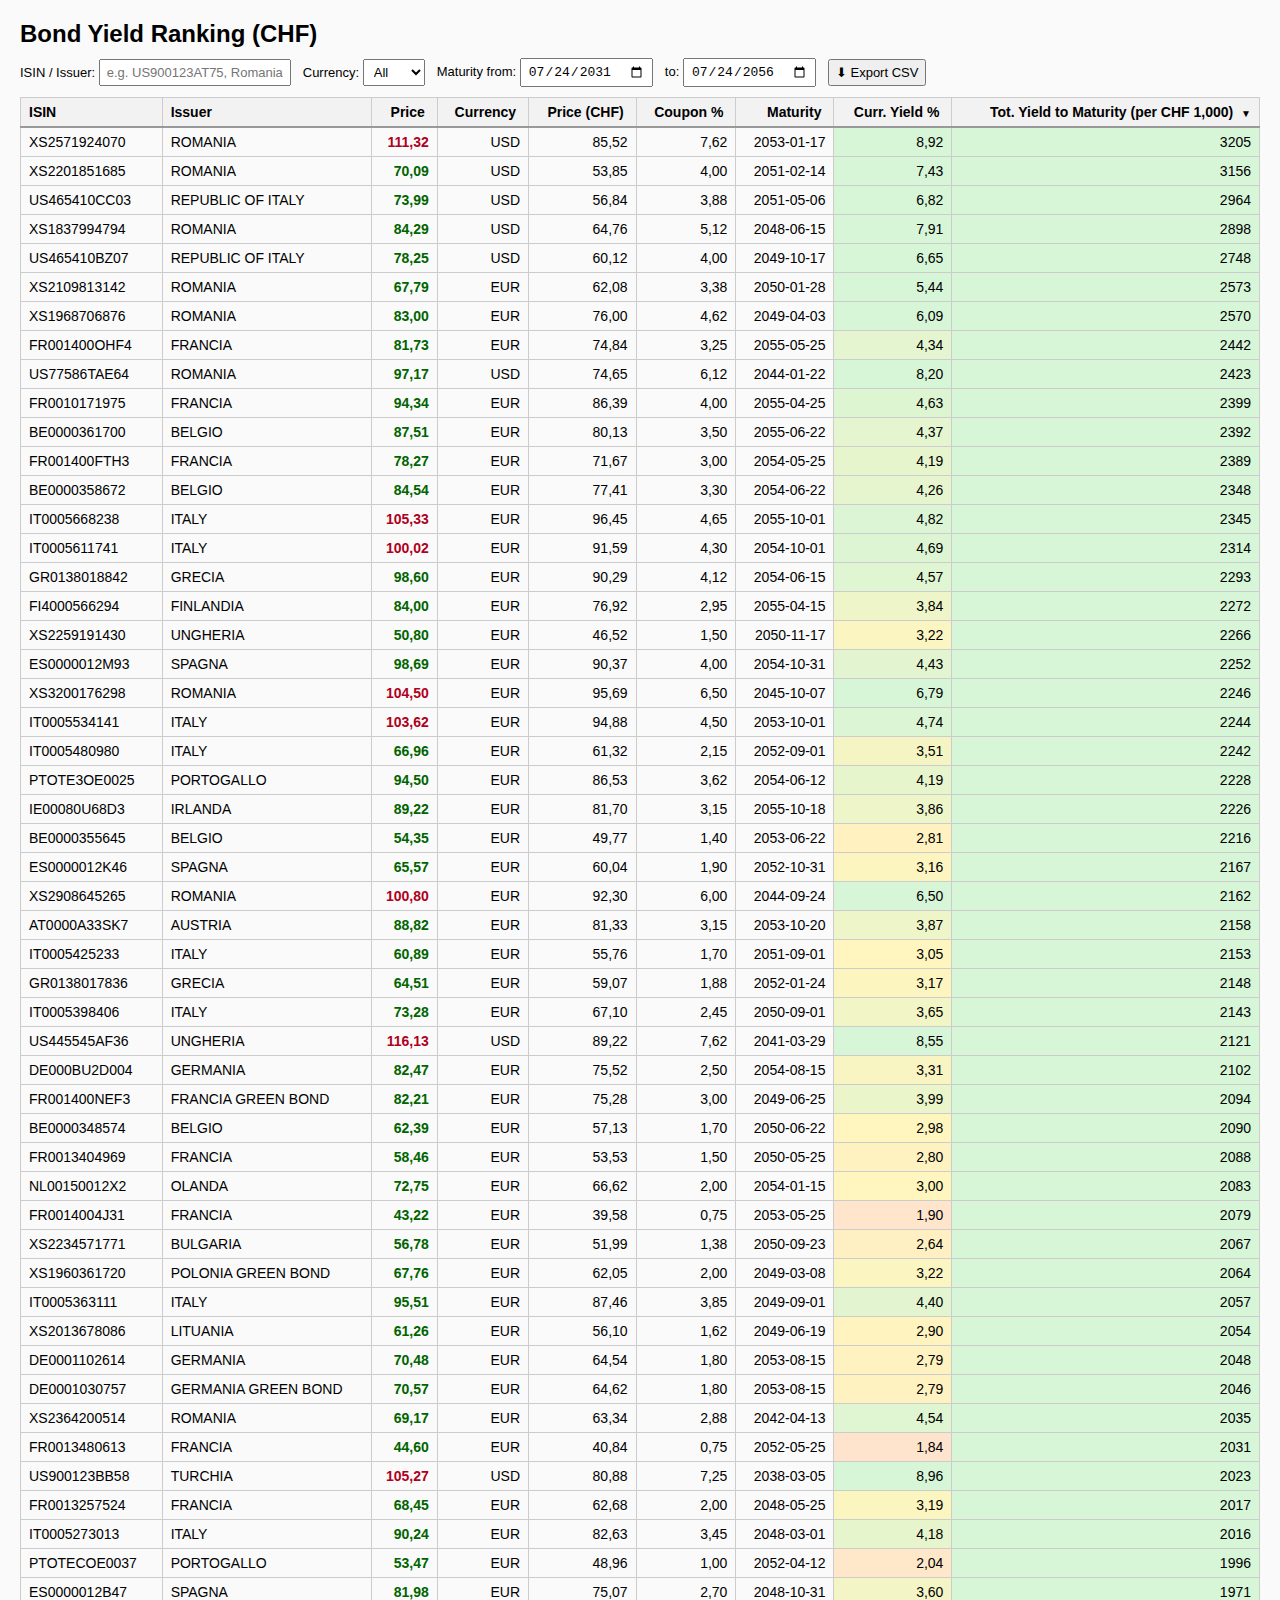
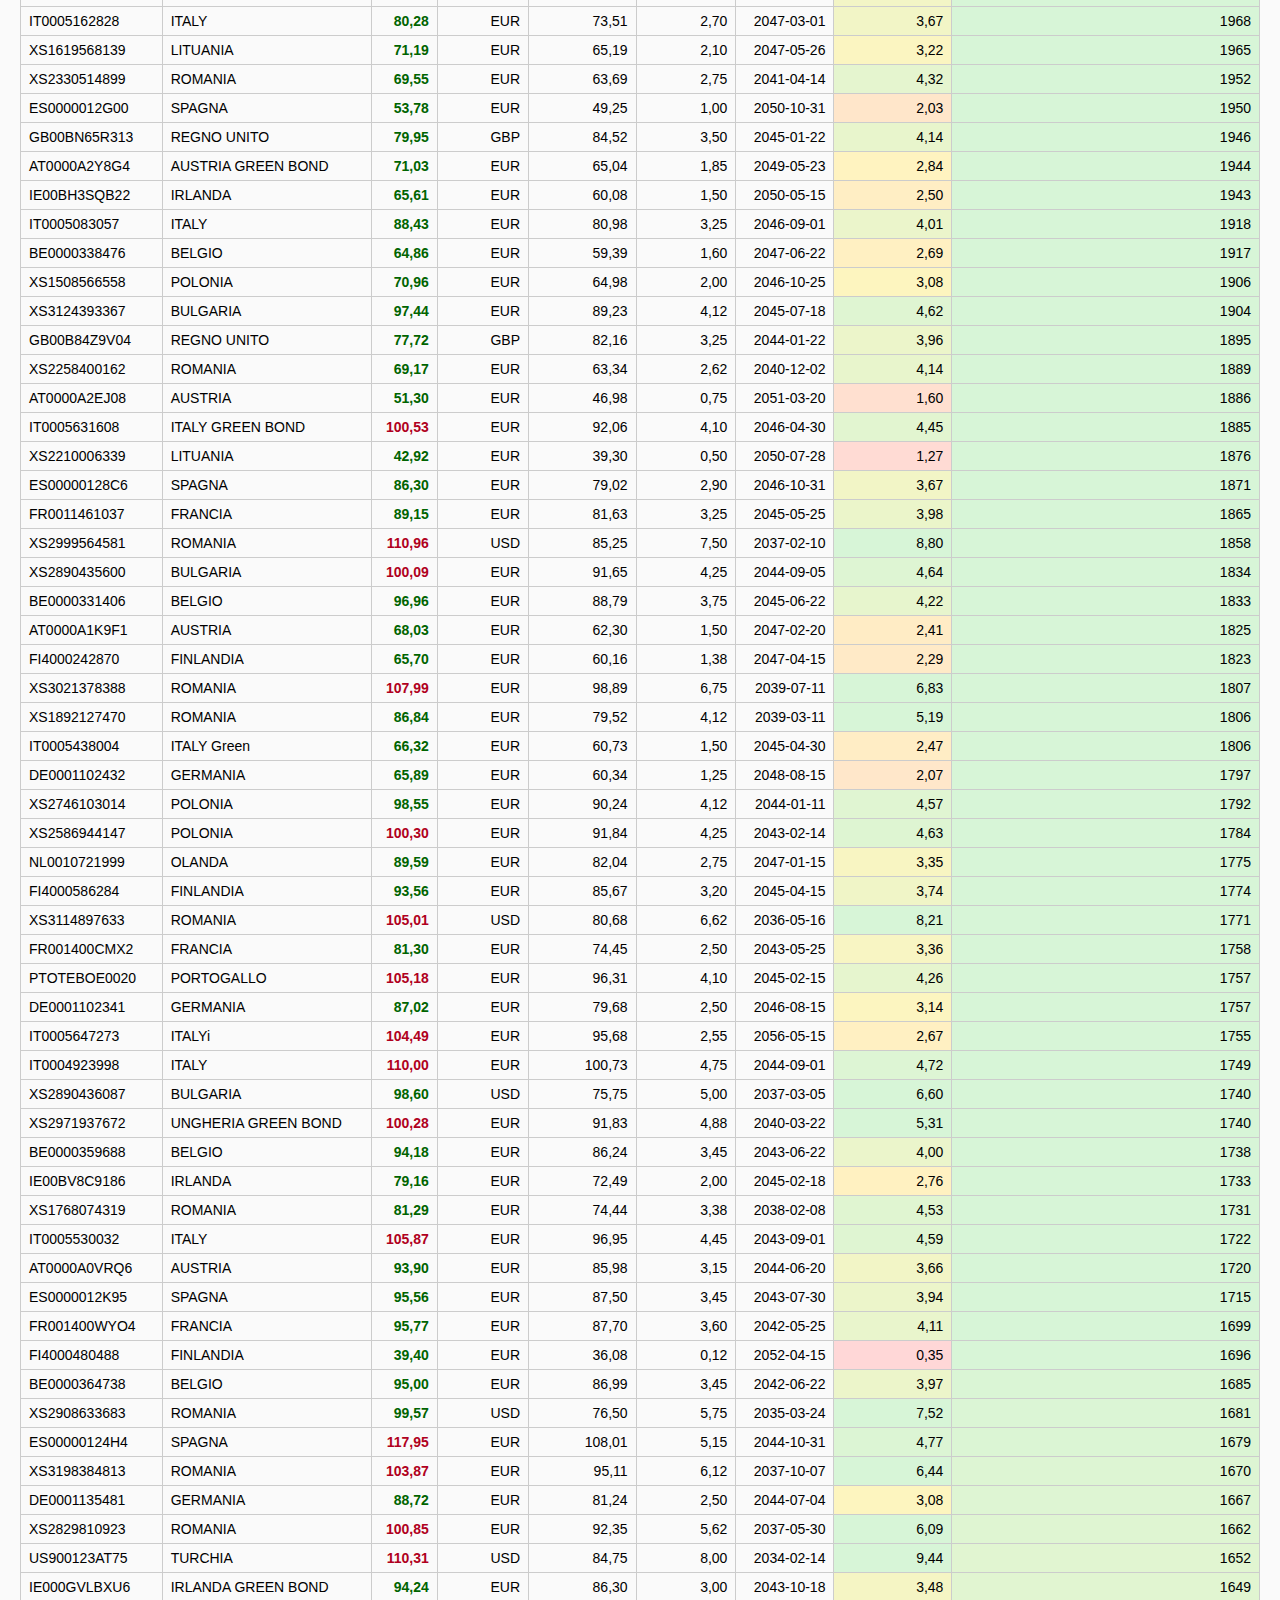
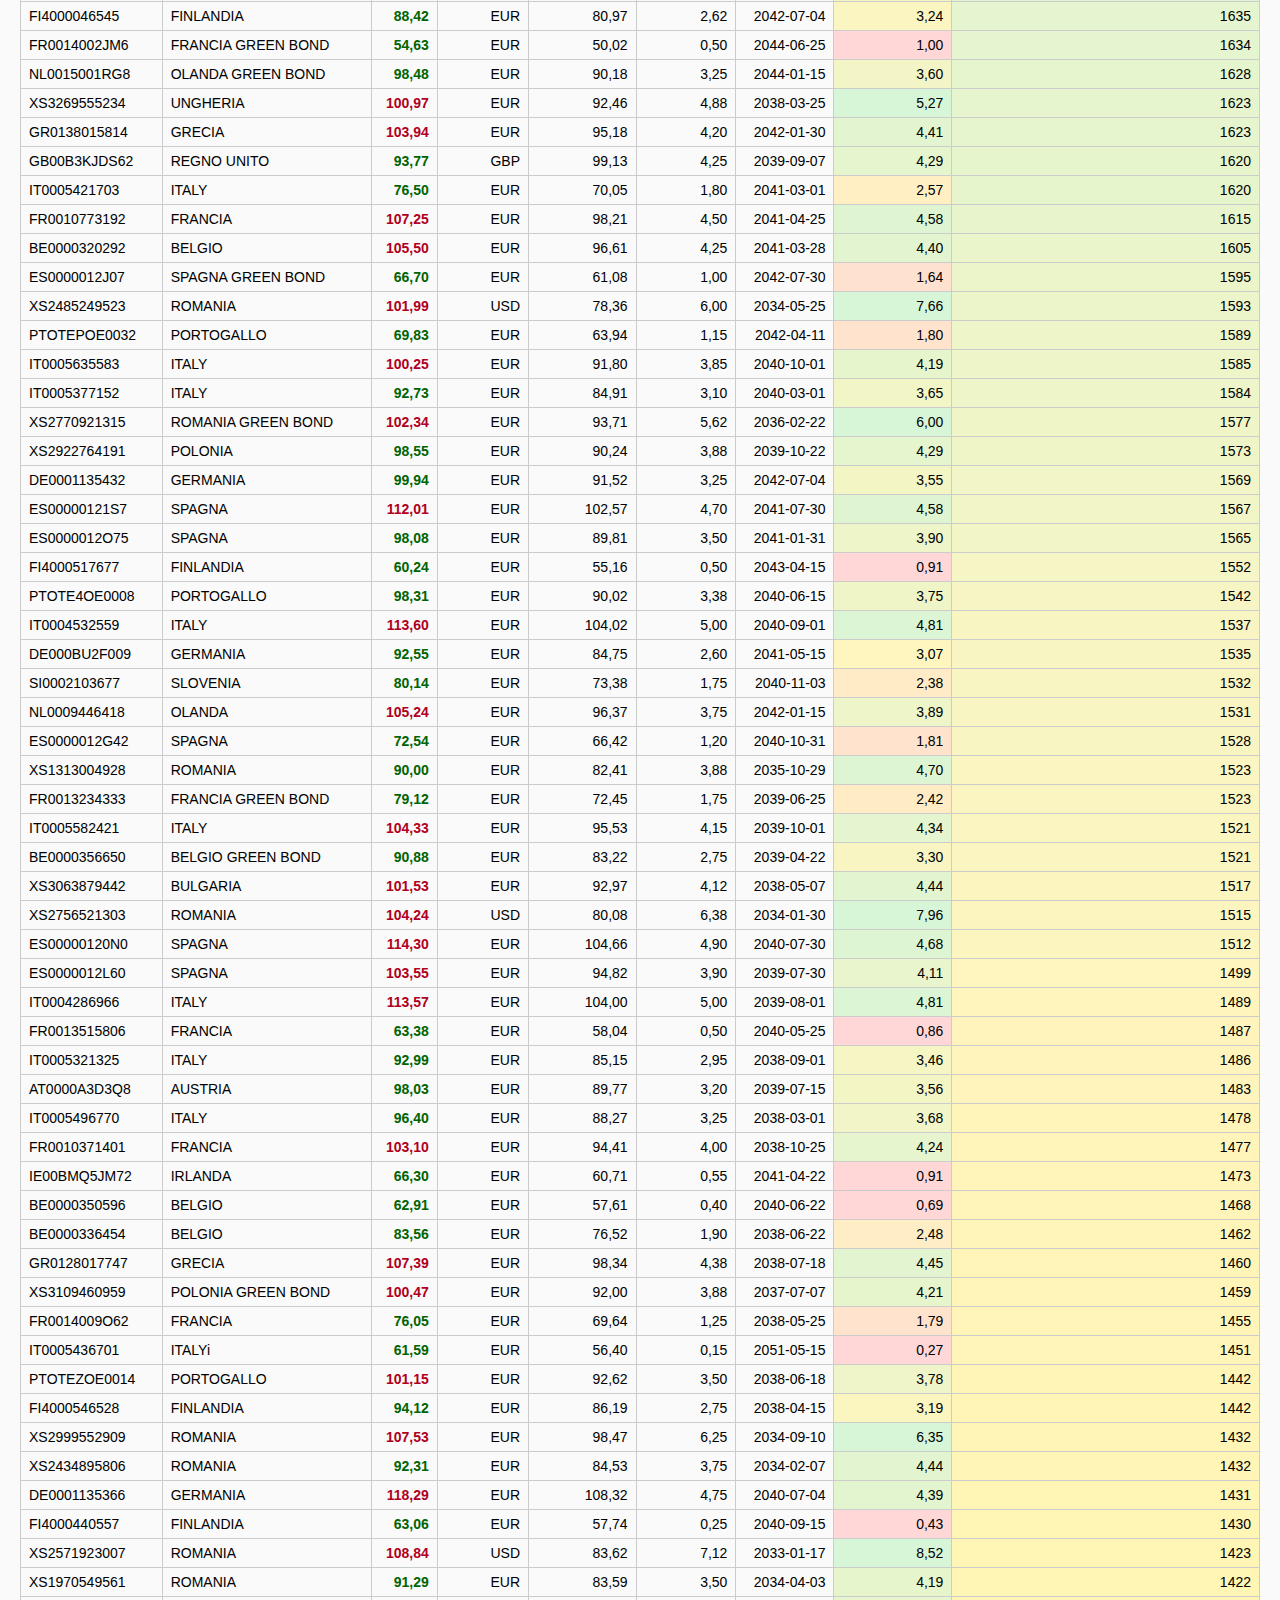
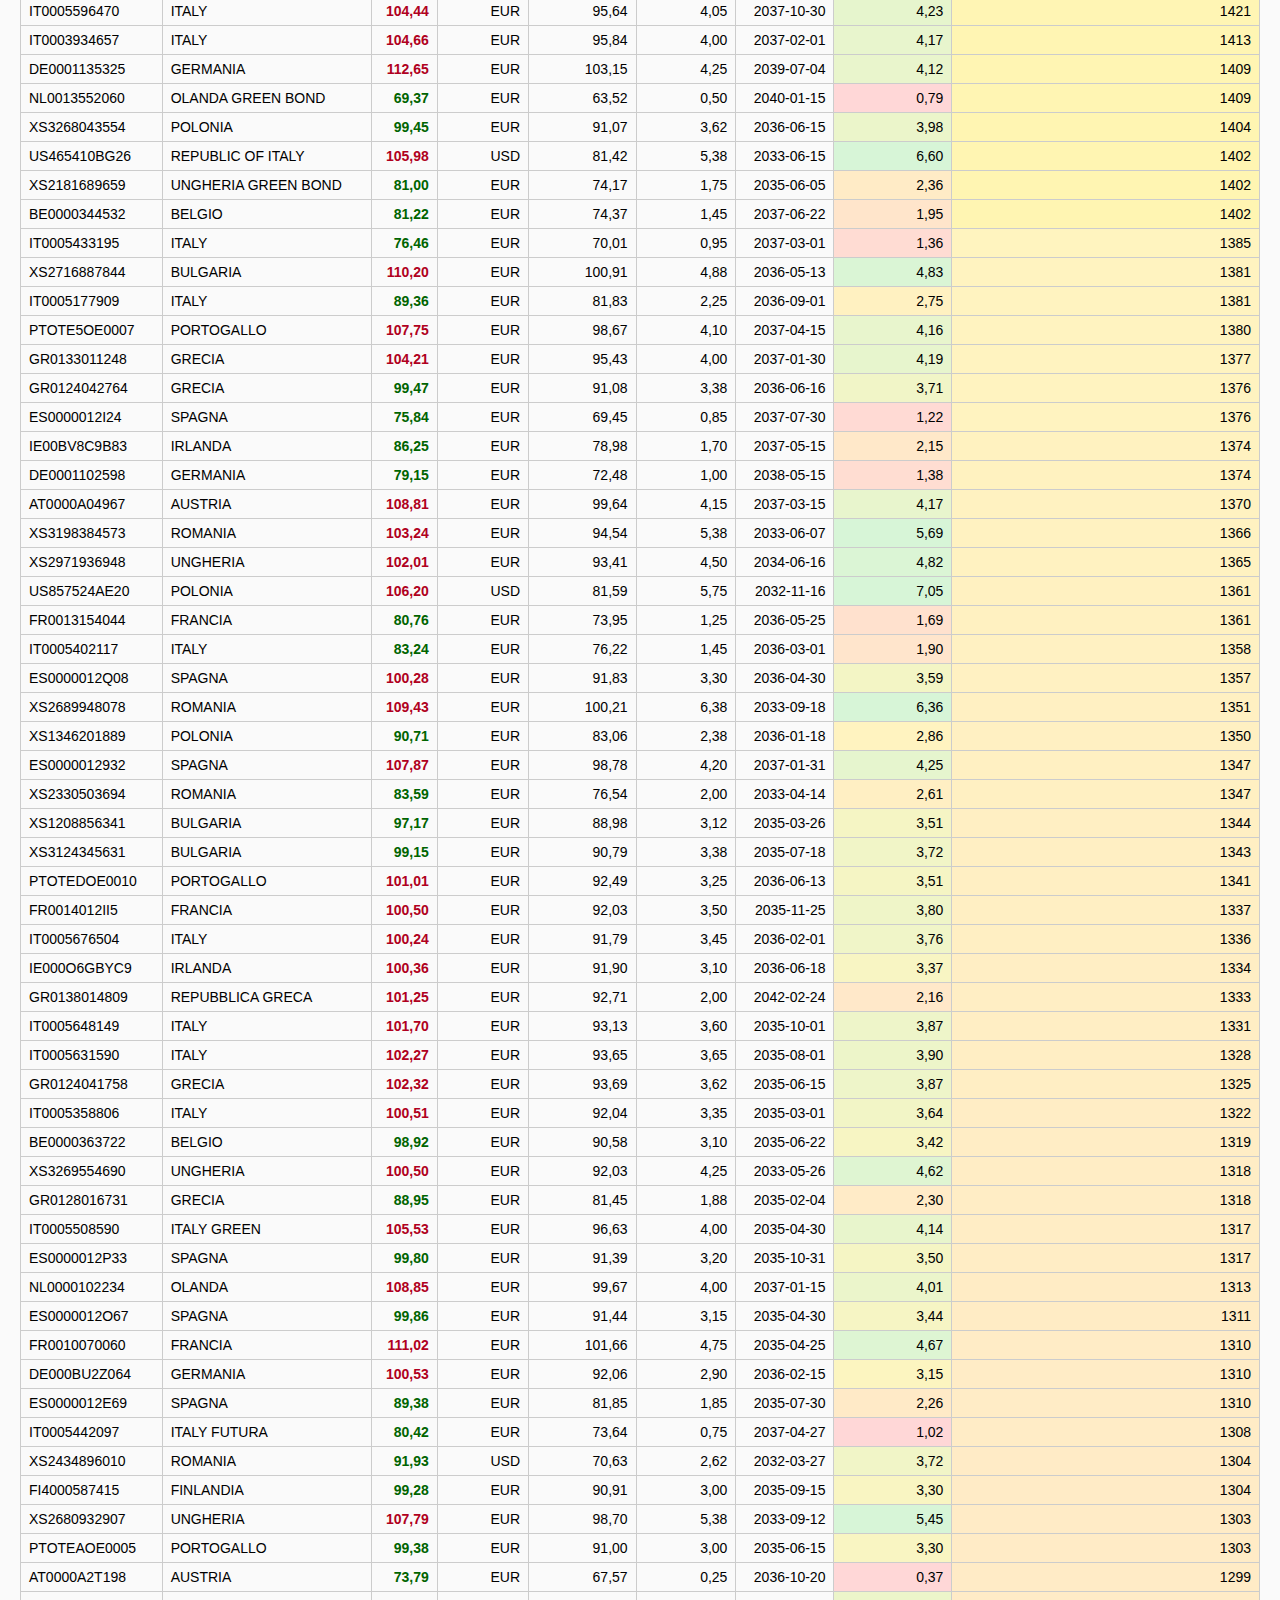
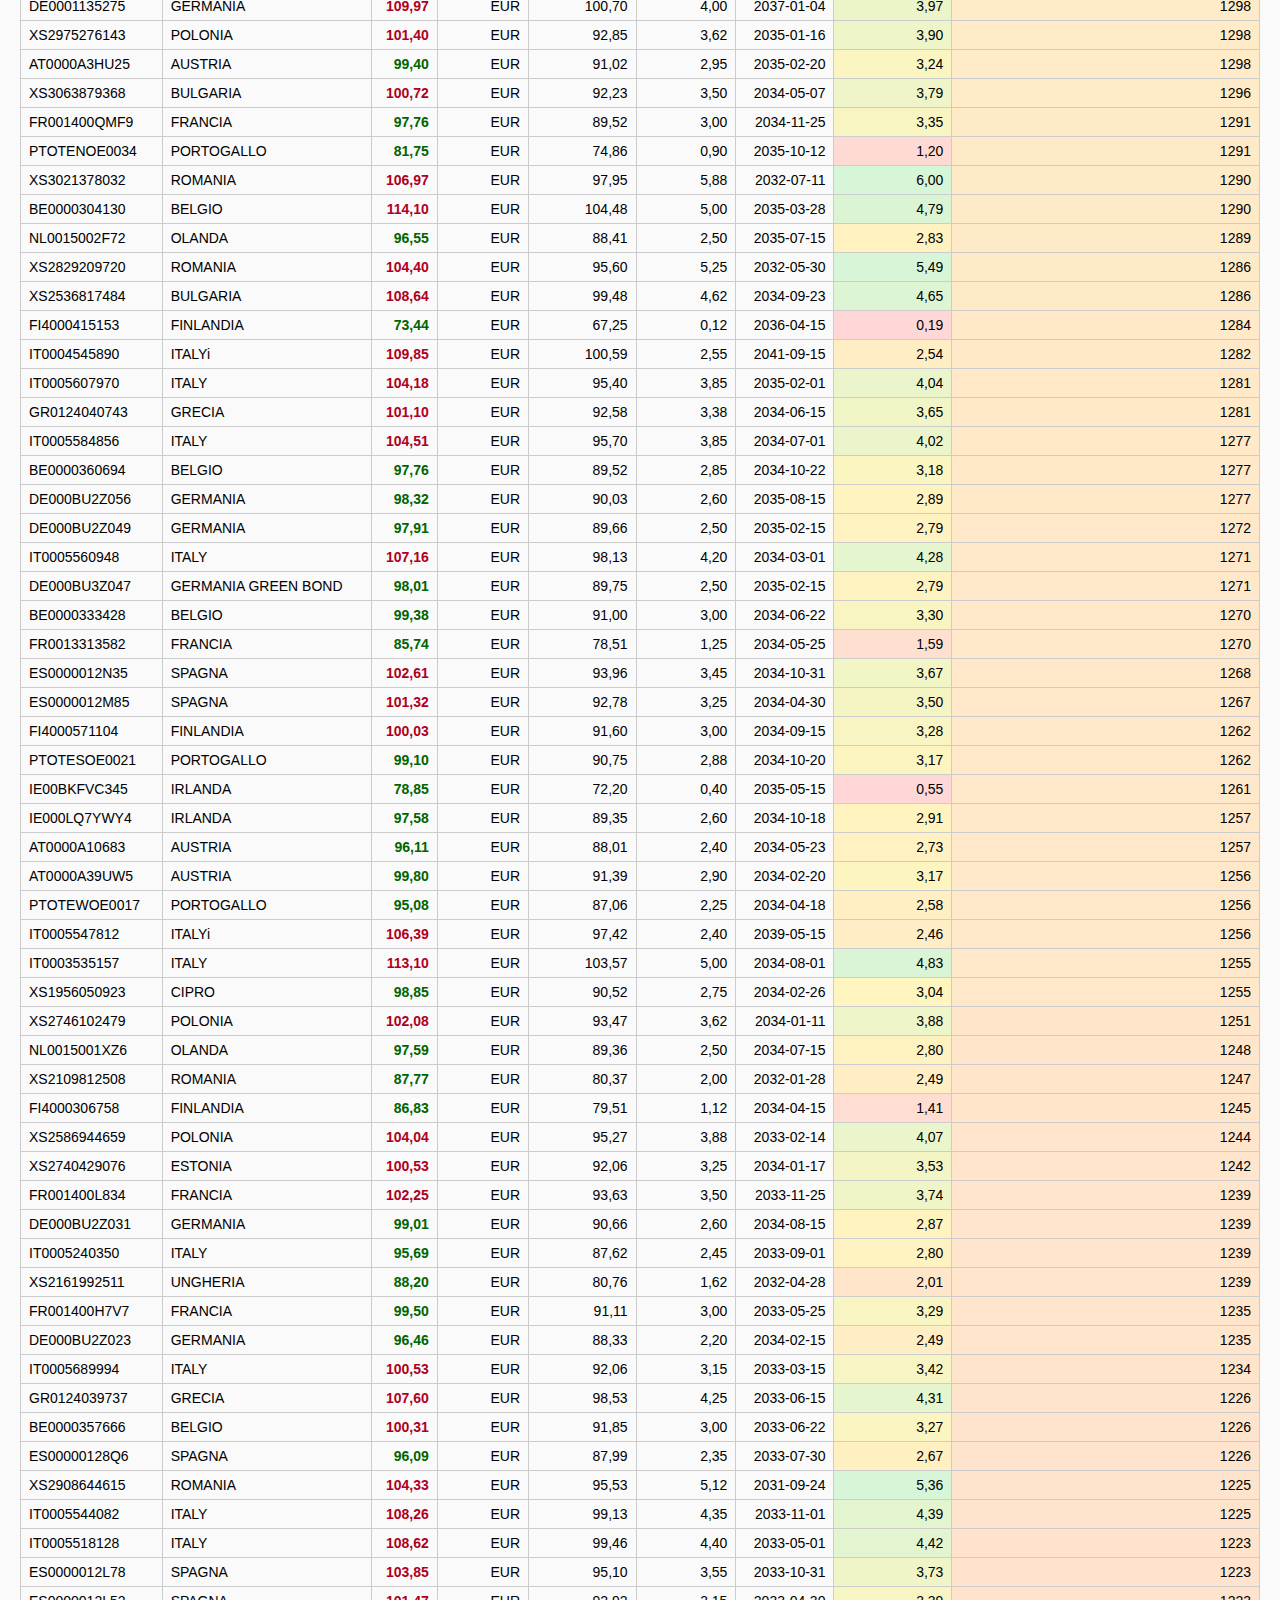
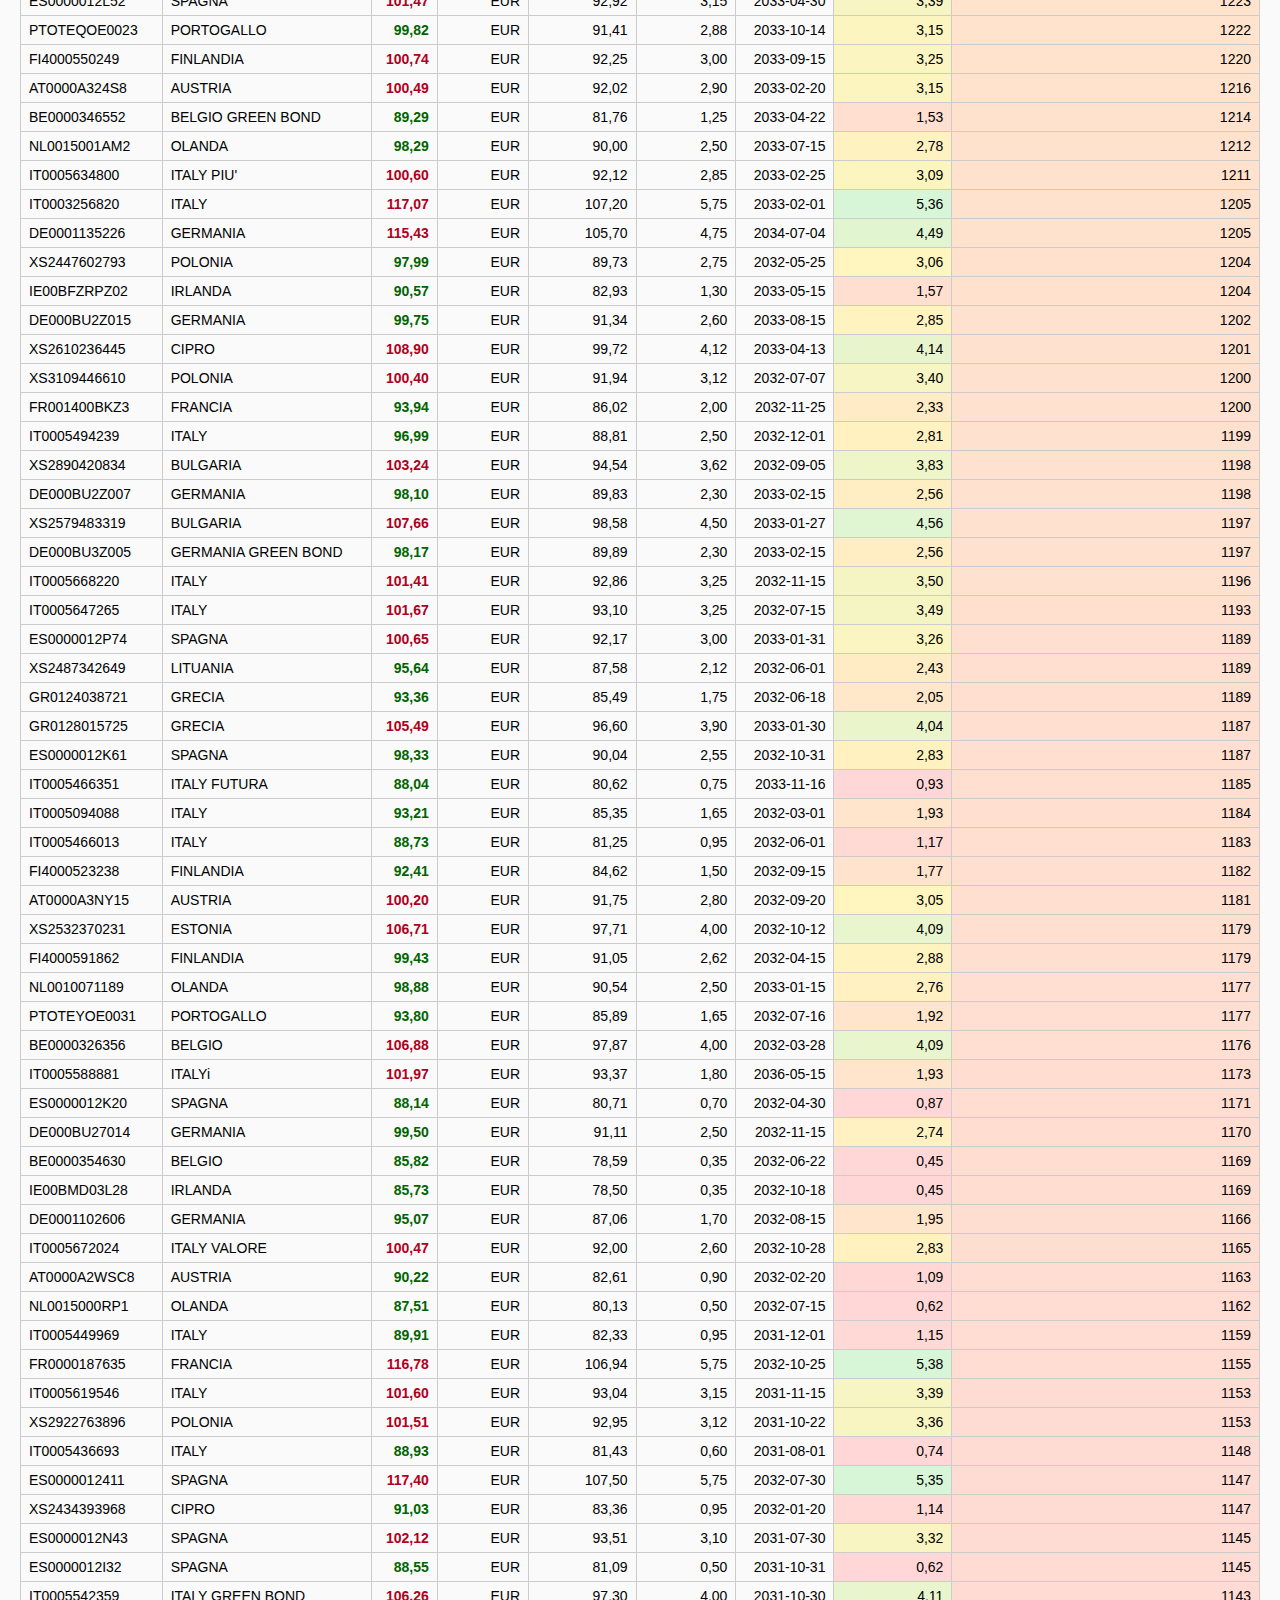
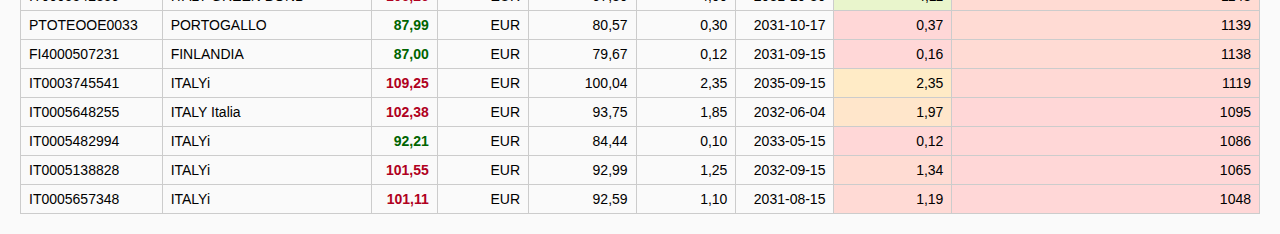
<file: docs/chf.html>
<!DOCTYPE html>
<html lang="en">
<head>
    <meta charset="UTF-8">
    <title>Bond Yield Ranking</title>
    <style>
        body {
            font-family: Arial, sans-serif;
            background: #fafafa;
            margin: 20px;
        }
        h2 {
            margin-bottom: 10px;
        }

        .controls {
            display: flex;
            gap: 12px;
            margin-bottom: 10px;
            flex-wrap: wrap;
            align-items: center;
        }
        .controls label {
            font-size: 13px;
        }
        .controls input, .controls select, .controls button {
            font-size: 13px;
            padding: 4px 6px;
        }

        table {
            border-collapse: collapse;
            width: 100%;
            font-size: 14px;
        }
        thead th {
            position: sticky;
            top: 0;
            background: #f2f2f2;
            z-index: 2;
            cursor: pointer;
            user-select: none;
            border-bottom: 2px solid #999;
        }
        th, td {
            border: 1px solid #ccc;
            padding: 6px 8px;
            text-align: right;
        }
        td:first-child, th:first-child,
        td:nth-child(2), th:nth-child(2) {
            text-align: left;
        }
        td:nth-child(7), th:nth-child(7) {
            white-space: nowrap;
        }
        tr:hover {
            background: #eef6ff;
        }

        /* Price coloring */
        .good { color: #006400; font-weight: bold; }
        .bad  { color: #b00020; font-weight: bold; }

        .arrow { font-size: 10px; margin-left: 4px; }
        button { cursor: pointer; }
    </style>
    <script>
        let currentSortCol = 7;
        let currentSortDir = "desc";

        function parseValue(v) {
            v = v.replace(/[€CHF%]/g, "").replace(",", ".").trim();
            const n = parseFloat(v);
            return isNaN(n) ? v : n;
        }

        function sortTable(col, initial) {
            const table = document.getElementById("bondTable");
            const tbody = table.tBodies[0];
            const rows = Array.from(tbody.rows);

            const ths = table.tHead.rows[0].cells;
            let dir = "asc";

            if (!initial && col === currentSortCol) {
                dir = currentSortDir === "asc" ? "desc" : "asc";
            } else if (initial) {
                dir = currentSortDir;
            } else {
                dir = "desc";
            }

            currentSortCol = col;
            currentSortDir = dir;

            Array.from(ths).forEach(h => {
                const s = h.querySelector(".arrow");
                if (s) s.textContent = "";
            });
            ths[col].querySelector(".arrow").textContent = dir === "asc" ? "▲" : "▼";

            rows.sort((a, b) => {
                const x = parseValue(a.cells[col].innerText);
                const y = parseValue(b.cells[col].innerText);
                if (typeof x === "number" && typeof y === "number") {
                    return dir === "asc" ? x - y : y - x;
                }
                return dir === "asc"
                        ? x.toString().localeCompare(y.toString())
                        : y.toString().localeCompare(x.toString());
            });

            rows.forEach(r => tbody.appendChild(r));
        }

        function filterTable() {
            const issuer = document.getElementById("filterIssuer").value.toLowerCase();
            const currency = document.getElementById("filterCurrency").value;
            const minMat = document.getElementById("filterMinMat").value;
            const maxMat = document.getElementById("filterMaxMat").value;

            const rows = document.querySelectorAll("#bondTable tbody tr");

            rows.forEach(r => {
                const isinOrIssuerCell = (r.cells[0].innerText + " " + r.cells[1].innerText).toLowerCase();
                const currencyCell = r.cells[3].innerText;
                const mat = r.cells[6].innerText;

                let ok = true;
                if (issuer && isinOrIssuerCell.indexOf(issuer) === -1) ok = false;
                if (currency && currencyCell !== currency) ok = false;
                if (minMat && mat < minMat) ok = false;
                if (maxMat && mat > maxMat) ok = false;

                r.style.display = ok ? "" : "none";
            });
        }

       function exportCSV() {
            const rows = document.querySelectorAll("#bondTable tr");
            let csv = [];

            rows.forEach(r => {
                const cols = Array.from(r.cells).map(td => {
                    const text = td.textContent.replace(/\s+/g, " ").trim();
                    return '"' + text.replace(/"/g, '""') + '"';
                });
                csv.push(cols.join(","));
            });

            const blob = new Blob([csv.join("\n")], { type: "text/csv;charset=utf-8;" });
            const url = URL.createObjectURL(blob);
            const a = document.createElement("a");
            a.href = url;
            a.download = "bond-report.csv";
            a.click();
            URL.revokeObjectURL(url);
       }

        /* ===== Gradient heatmap on Current Yield % ===== */

        function lerp(a, b, t) {
            return Math.round(a + (b - a) * t);
        }

        function lerpColor(c1, c2, t) {
            return "rgb(" +
                lerp(c1[0], c2[0], t) + "," +
                lerp(c1[1], c2[1], t) + "," +
                lerp(c1[2], c2[2], t) + ")";
        }

        function parseNum(s) {
            return parseFloat(s.replace(",", "."));
        }

        function applyHeatmap() {
            const rows = document.querySelectorAll("#bondTable tbody tr");

            const red    = [255, 215, 215];   // ~0–1%
            const yellow = [255, 245, 190];   // ~3%
            const green  = [215, 245, 215];   // ~5%+

            rows.forEach(r => {
                const v = parseNum(r.cells[7].innerText); // Curr. Yield %
                const w = parseNum(r.cells[8].innerText); // Total Yield to maturity

                let bg;
                if (v <= 1) {
                    bg = "rgb(" + red.join(",") + ")";
                } else if (v < 3) {
                    bg = lerpColor(red, yellow, (v - 1) / 2);
                } else if (v < 5) {
                    bg = lerpColor(yellow, green, (v - 3) / 2);
                } else {
                    bg = "rgb(" + green.join(",") + ")";
                }

                r.cells[7].style.backgroundColor = bg;

                let bg2;
                if (w <= 1100) {
                    bg2 = "rgb(" + red.join(",") + ")";
                } else if (w < 1400) {
                    bg2 = lerpColor(red, yellow, (w - 1100) / 300);
                } else if (w < 1700) {
                    bg2 = lerpColor(yellow, green, (w - 1500) / 200);
                } else {
                    bg2 = "rgb(" + green.join(",") + ")";
                }

                r.cells[8].style.backgroundColor = bg2;
            });
        }

        function setDefaultMaturityFilters() {
            const today = new Date();
            const min = new Date(today.getFullYear() + 5, today.getMonth(), today.getDate());
            const max = new Date(today.getFullYear() + 30, today.getMonth(), today.getDate());

            document.getElementById("filterMinMat").value = min.toISOString().slice(0,10);
            document.getElementById("filterMaxMat").value = max.toISOString().slice(0,10);
        }

        document.addEventListener("DOMContentLoaded", () => {
            setDefaultMaturityFilters();
            filterTable();
            sortTable(8, true);
            applyHeatmap();
        });
    </script>
</head>
<body>

<h2>Bond Yield Ranking (CHF)</h2>

<div class="controls">
    <label>
        ISIN / Issuer:
        <input id="filterIssuer" type="text" placeholder="e.g. US900123AT75, Romania" oninput="filterTable()">
    </label>

    <label>
        Currency:
        <select id="filterCurrency" onchange="filterTable()">
            <option value="">All</option>
            <option value="EUR">EUR</option>
            <option value="GBP">GBP</option>
            <option value="SEK">SEK</option>
            <option value="USD">USD</option>
        </select>
    </label>

    <label>
        Maturity from:
        <input id="filterMinMat" type="date" onchange="filterTable()">
    </label>

    <label>
        to:
        <input id="filterMaxMat" type="date" onchange="filterTable()">
    </label>

    <button onclick="exportCSV()">⬇ Export CSV</button>
</div>

<table id="bondTable">
    <thead>
    <tr>
        <th onclick="sortTable(0)">ISIN <span class="arrow"></span></th>
        <th onclick="sortTable(1)">Issuer <span class="arrow"></span></th>
        <th onclick="sortTable(2)">Price <span class="arrow"></span></th>
        <th onclick="sortTable(3)">Currency <span class="arrow"></span></th>
        <th onclick="sortTable(4)">Price (CHF) <span class="arrow"></span></th>
        <th onclick="sortTable(5)">Coupon % <span class="arrow"></span></th>
        <th onclick="sortTable(6)">Maturity <span class="arrow"></span></th>
        <th onclick="sortTable(7)">Curr. Yield % <span class="arrow"></span></th>
        <th title="Supposing an investment of CHF1,000, what amount will you have at maturity?" onclick="sortTable(8)">Tot. Yield to Maturity (per CHF 1,000) <span class="arrow"></span></th>
    </tr>
    </thead>

    <tbody>
    <tr>
        <td>US900123AL40</td>
        <td>TURCHIA</td>

        <td class="bad">
            123,85
        </td>

        <td>USD</td>

        <td>
            95,15
        </td>

        <td>11,88</td>
        <td>2030-01-15</td>

        <td>
            12,48
        </td>

        <td>
            1136
        </td>
    </tr>
    <tr>
        <td>US900123AT75</td>
        <td>TURCHIA</td>

        <td class="bad">
            110,31
        </td>

        <td>USD</td>

        <td>
            84,75
        </td>

        <td>8,00</td>
        <td>2034-02-14</td>

        <td>
            9,44
        </td>

        <td>
            1652
        </td>
    </tr>
    <tr>
        <td>US900123BB58</td>
        <td>TURCHIA</td>

        <td class="bad">
            105,27
        </td>

        <td>USD</td>

        <td>
            80,88
        </td>

        <td>7,25</td>
        <td>2038-03-05</td>

        <td>
            8,96
        </td>

        <td>
            2023
        </td>
    </tr>
    <tr>
        <td>XS2571924070</td>
        <td>ROMANIA</td>

        <td class="bad">
            111,32
        </td>

        <td>USD</td>

        <td>
            85,52
        </td>

        <td>7,62</td>
        <td>2053-01-17</td>

        <td>
            8,92
        </td>

        <td>
            3205
        </td>
    </tr>
    <tr>
        <td>SE0009496367</td>
        <td>SVEZIA</td>

        <td class="good">
            97,00
        </td>

        <td>SEK</td>

        <td>
            8,44
        </td>

        <td>0,75</td>
        <td>2028-05-12</td>

        <td>
            8,88
        </td>

        <td>
            1208
        </td>
    </tr>
    <tr>
        <td>XS2999564581</td>
        <td>ROMANIA</td>

        <td class="bad">
            110,96
        </td>

        <td>USD</td>

        <td>
            85,25
        </td>

        <td>7,50</td>
        <td>2037-02-10</td>

        <td>
            8,80
        </td>

        <td>
            1858
        </td>
    </tr>
    <tr>
        <td>US445545AF36</td>
        <td>UNGHERIA</td>

        <td class="bad">
            116,13
        </td>

        <td>USD</td>

        <td>
            89,22
        </td>

        <td>7,62</td>
        <td>2041-03-29</td>

        <td>
            8,55
        </td>

        <td>
            2121
        </td>
    </tr>
    <tr>
        <td>XS2571923007</td>
        <td>ROMANIA</td>

        <td class="bad">
            108,84
        </td>

        <td>USD</td>

        <td>
            83,62
        </td>

        <td>7,12</td>
        <td>2033-01-17</td>

        <td>
            8,52
        </td>

        <td>
            1423
        </td>
    </tr>
    <tr>
        <td>XS2571922884</td>
        <td>ROMANIA</td>

        <td class="bad">
            104,28
        </td>

        <td>USD</td>

        <td>
            80,12
        </td>

        <td>6,62</td>
        <td>2028-02-17</td>

        <td>
            8,27
        </td>

        <td>
            1123
        </td>
    </tr>
    <tr>
        <td>XS3114897633</td>
        <td>ROMANIA</td>

        <td class="bad">
            105,01
        </td>

        <td>USD</td>

        <td>
            80,68
        </td>

        <td>6,62</td>
        <td>2036-05-16</td>

        <td>
            8,21
        </td>

        <td>
            1771
        </td>
    </tr>
    <tr>
        <td>US77586TAE64</td>
        <td>ROMANIA</td>

        <td class="good">
            97,17
        </td>

        <td>USD</td>

        <td>
            74,65
        </td>

        <td>6,12</td>
        <td>2044-01-22</td>

        <td>
            8,20
        </td>

        <td>
            2423
        </td>
    </tr>
    <tr>
        <td>XS2756521303</td>
        <td>ROMANIA</td>

        <td class="bad">
            104,24
        </td>

        <td>USD</td>

        <td>
            80,08
        </td>

        <td>6,38</td>
        <td>2034-01-30</td>

        <td>
            7,96
        </td>

        <td>
            1515
        </td>
    </tr>
    <tr>
        <td>XS1837994794</td>
        <td>ROMANIA</td>

        <td class="good">
            84,29
        </td>

        <td>USD</td>

        <td>
            64,76
        </td>

        <td>5,12</td>
        <td>2048-06-15</td>

        <td>
            7,91
        </td>

        <td>
            2898
        </td>
    </tr>
    <tr>
        <td>XS2485249523</td>
        <td>ROMANIA</td>

        <td class="bad">
            101,99
        </td>

        <td>USD</td>

        <td>
            78,36
        </td>

        <td>6,00</td>
        <td>2034-05-25</td>

        <td>
            7,66
        </td>

        <td>
            1593
        </td>
    </tr>
    <tr>
        <td>XS2908633683</td>
        <td>ROMANIA</td>

        <td class="good">
            99,57
        </td>

        <td>USD</td>

        <td>
            76,50
        </td>

        <td>5,75</td>
        <td>2035-03-24</td>

        <td>
            7,52
        </td>

        <td>
            1681
        </td>
    </tr>
    <tr>
        <td>XS2201851685</td>
        <td>ROMANIA</td>

        <td class="good">
            70,09
        </td>

        <td>USD</td>

        <td>
            53,85
        </td>

        <td>4,00</td>
        <td>2051-02-14</td>

        <td>
            7,43
        </td>

        <td>
            3156
        </td>
    </tr>
    <tr>
        <td>XS2756521212</td>
        <td>ROMANIA</td>

        <td class="bad">
            103,28
        </td>

        <td>USD</td>

        <td>
            79,35
        </td>

        <td>5,88</td>
        <td>2029-01-30</td>

        <td>
            7,40
        </td>

        <td>
            1115
        </td>
    </tr>
    <tr>
        <td>XS3114901336</td>
        <td>ROMANIA</td>

        <td class="bad">
            103,27
        </td>

        <td>USD</td>

        <td>
            79,34
        </td>

        <td>5,75</td>
        <td>2030-09-16</td>

        <td>
            7,25
        </td>

        <td>
            1257
        </td>
    </tr>
    <tr>
        <td>US857524AE20</td>
        <td>POLONIA</td>

        <td class="bad">
            106,20
        </td>

        <td>USD</td>

        <td>
            81,59
        </td>

        <td>5,75</td>
        <td>2032-11-16</td>

        <td>
            7,05
        </td>

        <td>
            1361
        </td>
    </tr>
    <tr>
        <td>XS3021378388</td>
        <td>ROMANIA</td>

        <td class="bad">
            107,99
        </td>

        <td>EUR</td>

        <td>
            98,89
        </td>

        <td>6,75</td>
        <td>2039-07-11</td>

        <td>
            6,83
        </td>

        <td>
            1807
        </td>
    </tr>
    <tr>
        <td>US465410CC03</td>
        <td>REPUBLIC OF ITALY</td>

        <td class="good">
            73,99
        </td>

        <td>USD</td>

        <td>
            56,84
        </td>

        <td>3,88</td>
        <td>2051-05-06</td>

        <td>
            6,82
        </td>

        <td>
            2964
        </td>
    </tr>
    <tr>
        <td>XS3200176298</td>
        <td>ROMANIA</td>

        <td class="bad">
            104,50
        </td>

        <td>EUR</td>

        <td>
            95,69
        </td>

        <td>6,50</td>
        <td>2045-10-07</td>

        <td>
            6,79
        </td>

        <td>
            2246
        </td>
    </tr>
    <tr>
        <td>US465410BZ07</td>
        <td>REPUBLIC OF ITALY</td>

        <td class="good">
            78,25
        </td>

        <td>USD</td>

        <td>
            60,12
        </td>

        <td>4,00</td>
        <td>2049-10-17</td>

        <td>
            6,65
        </td>

        <td>
            2748
        </td>
    </tr>
    <tr>
        <td>XS2890436087</td>
        <td>BULGARIA</td>

        <td class="good">
            98,60
        </td>

        <td>USD</td>

        <td>
            75,75
        </td>

        <td>5,00</td>
        <td>2037-03-05</td>

        <td>
            6,60
        </td>

        <td>
            1740
        </td>
    </tr>
    <tr>
        <td>US465410BG26</td>
        <td>REPUBLIC OF ITALY</td>

        <td class="bad">
            105,98
        </td>

        <td>USD</td>

        <td>
            81,42
        </td>

        <td>5,38</td>
        <td>2033-06-15</td>

        <td>
            6,60
        </td>

        <td>
            1402
        </td>
    </tr>
    <tr>
        <td>XS2538441598</td>
        <td>ROMANIA</td>

        <td class="bad">
            110,05
        </td>

        <td>EUR</td>

        <td>
            100,77
        </td>

        <td>6,62</td>
        <td>2029-09-27</td>

        <td>
            6,57
        </td>

        <td>
            1097
        </td>
    </tr>
    <tr>
        <td>XS2908645265</td>
        <td>ROMANIA</td>

        <td class="bad">
            100,80
        </td>

        <td>EUR</td>

        <td>
            92,30
        </td>

        <td>6,00</td>
        <td>2044-09-24</td>

        <td>
            6,50
        </td>

        <td>
            2162
        </td>
    </tr>
    <tr>
        <td>XS3198384813</td>
        <td>ROMANIA</td>

        <td class="bad">
            103,87
        </td>

        <td>EUR</td>

        <td>
            95,11
        </td>

        <td>6,12</td>
        <td>2037-10-07</td>

        <td>
            6,44
        </td>

        <td>
            1670
        </td>
    </tr>
    <tr>
        <td>XS2689948078</td>
        <td>ROMANIA</td>

        <td class="bad">
            109,43
        </td>

        <td>EUR</td>

        <td>
            100,21
        </td>

        <td>6,38</td>
        <td>2033-09-18</td>

        <td>
            6,36
        </td>

        <td>
            1351
        </td>
    </tr>
    <tr>
        <td>XS2999552909</td>
        <td>ROMANIA</td>

        <td class="bad">
            107,53
        </td>

        <td>EUR</td>

        <td>
            98,47
        </td>

        <td>6,25</td>
        <td>2034-09-10</td>

        <td>
            6,35
        </td>

        <td>
            1432
        </td>
    </tr>
    <tr>
        <td>XS2829810923</td>
        <td>ROMANIA</td>

        <td class="bad">
            100,85
        </td>

        <td>EUR</td>

        <td>
            92,35
        </td>

        <td>5,62</td>
        <td>2037-05-30</td>

        <td>
            6,09
        </td>

        <td>
            1662
        </td>
    </tr>
    <tr>
        <td>XS1968706876</td>
        <td>ROMANIA</td>

        <td class="good">
            83,00
        </td>

        <td>EUR</td>

        <td>
            76,00
        </td>

        <td>4,62</td>
        <td>2049-04-03</td>

        <td>
            6,09
        </td>

        <td>
            2570
        </td>
    </tr>
    <tr>
        <td>XS2770921315</td>
        <td>ROMANIA GREEN BOND</td>

        <td class="bad">
            102,34
        </td>

        <td>EUR</td>

        <td>
            93,71
        </td>

        <td>5,62</td>
        <td>2036-02-22</td>

        <td>
            6,00
        </td>

        <td>
            1577
        </td>
    </tr>
    <tr>
        <td>XS3021378032</td>
        <td>ROMANIA</td>

        <td class="bad">
            106,97
        </td>

        <td>EUR</td>

        <td>
            97,95
        </td>

        <td>5,88</td>
        <td>2032-07-11</td>

        <td>
            6,00
        </td>

        <td>
            1290
        </td>
    </tr>
    <tr>
        <td>DE0001135143</td>
        <td>GERMANIA</td>

        <td class="bad">
            114,78
        </td>

        <td>EUR</td>

        <td>
            105,10
        </td>

        <td>6,25</td>
        <td>2030-01-04</td>

        <td>
            5,95
        </td>

        <td>
            1031
        </td>
    </tr>
    <tr>
        <td>ES0000011868</td>
        <td>SPAGNA</td>

        <td class="bad">
            110,71
        </td>

        <td>EUR</td>

        <td>
            101,38
        </td>

        <td>6,00</td>
        <td>2029-01-31</td>

        <td>
            5,92
        </td>

        <td>
            1011
        </td>
    </tr>
    <tr>
        <td>XS3198384573</td>
        <td>ROMANIA</td>

        <td class="bad">
            103,24
        </td>

        <td>EUR</td>

        <td>
            94,54
        </td>

        <td>5,38</td>
        <td>2033-06-07</td>

        <td>
            5,69
        </td>

        <td>
            1366
        </td>
    </tr>
    <tr>
        <td>XS2689949399</td>
        <td>ROMANIA</td>

        <td class="bad">
            106,15
        </td>

        <td>EUR</td>

        <td>
            97,20
        </td>

        <td>5,50</td>
        <td>2028-09-18</td>

        <td>
            5,66
        </td>

        <td>
            1052
        </td>
    </tr>
    <tr>
        <td>IT0001444378</td>
        <td>ITALY</td>

        <td class="bad">
            115,90
        </td>

        <td>EUR</td>

        <td>
            106,13
        </td>

        <td>6,00</td>
        <td>2031-05-01</td>

        <td>
            5,65
        </td>

        <td>
            1124
        </td>
    </tr>
    <tr>
        <td>BE0000291972</td>
        <td>BELGIO</td>

        <td class="bad">
            106,90
        </td>

        <td>EUR</td>

        <td>
            97,89
        </td>

        <td>5,50</td>
        <td>2028-03-28</td>

        <td>
            5,62
        </td>

        <td>
            1043
        </td>
    </tr>
    <tr>
        <td>XS2770920937</td>
        <td>ROMANIA</td>

        <td class="bad">
            106,03
        </td>

        <td>EUR</td>

        <td>
            97,09
        </td>

        <td>5,38</td>
        <td>2031-03-22</td>

        <td>
            5,54
        </td>

        <td>
            1217
        </td>
    </tr>
    <tr>
        <td>XS2829209720</td>
        <td>ROMANIA</td>

        <td class="bad">
            104,40
        </td>

        <td>EUR</td>

        <td>
            95,60
        </td>

        <td>5,25</td>
        <td>2032-05-30</td>

        <td>
            5,49
        </td>

        <td>
            1286
        </td>
    </tr>
    <tr>
        <td>FR0000571218</td>
        <td>FRANCIA</td>

        <td class="bad">
            109,54
        </td>

        <td>EUR</td>

        <td>
            100,31
        </td>

        <td>5,50</td>
        <td>2029-04-25</td>

        <td>
            5,48
        </td>

        <td>
            1069
        </td>
    </tr>
    <tr>
        <td>XS2680932907</td>
        <td>UNGHERIA</td>

        <td class="bad">
            107,79
        </td>

        <td>EUR</td>

        <td>
            98,70
        </td>

        <td>5,38</td>
        <td>2033-09-12</td>

        <td>
            5,45
        </td>

        <td>
            1303
        </td>
    </tr>
    <tr>
        <td>XS2109813142</td>
        <td>ROMANIA</td>

        <td class="good">
            67,79
        </td>

        <td>EUR</td>

        <td>
            62,08
        </td>

        <td>3,38</td>
        <td>2050-01-28</td>

        <td>
            5,44
        </td>

        <td>
            2573
        </td>
    </tr>
    <tr>
        <td>XS2999533271</td>
        <td>ROMANIA</td>

        <td class="bad">
            106,16
        </td>

        <td>EUR</td>

        <td>
            97,21
        </td>

        <td>5,25</td>
        <td>2030-03-10</td>

        <td>
            5,40
        </td>

        <td>
            1154
        </td>
    </tr>
    <tr>
        <td>FR0000187635</td>
        <td>FRANCIA</td>

        <td class="bad">
            116,78
        </td>

        <td>EUR</td>

        <td>
            106,94
        </td>

        <td>5,75</td>
        <td>2032-10-25</td>

        <td>
            5,38
        </td>

        <td>
            1155
        </td>
    </tr>
    <tr>
        <td>XS2908644615</td>
        <td>ROMANIA</td>

        <td class="bad">
            104,33
        </td>

        <td>EUR</td>

        <td>
            95,53
        </td>

        <td>5,12</td>
        <td>2031-09-24</td>

        <td>
            5,36
        </td>

        <td>
            1225
        </td>
    </tr>
    <tr>
        <td>IT0003256820</td>
        <td>ITALY</td>

        <td class="bad">
            117,07
        </td>

        <td>EUR</td>

        <td>
            107,20
        </td>

        <td>5,75</td>
        <td>2033-02-01</td>

        <td>
            5,36
        </td>

        <td>
            1205
        </td>
    </tr>
    <tr>
        <td>ES0000012411</td>
        <td>SPAGNA</td>

        <td class="bad">
            117,40
        </td>

        <td>EUR</td>

        <td>
            107,50
        </td>

        <td>5,75</td>
        <td>2032-07-30</td>

        <td>
            5,35
        </td>

        <td>
            1147
        </td>
    </tr>
    <tr>
        <td>XS2971937672</td>
        <td>UNGHERIA GREEN BOND</td>

        <td class="bad">
            100,28
        </td>

        <td>EUR</td>

        <td>
            91,83
        </td>

        <td>4,88</td>
        <td>2040-03-22</td>

        <td>
            5,31
        </td>

        <td>
            1740
        </td>
    </tr>
    <tr>
        <td>XS3269555234</td>
        <td>UNGHERIA</td>

        <td class="bad">
            100,97
        </td>

        <td>EUR</td>

        <td>
            92,46
        </td>

        <td>4,88</td>
        <td>2038-03-25</td>

        <td>
            5,27
        </td>

        <td>
            1623
        </td>
    </tr>
    <tr>
        <td>DE0001135176</td>
        <td>GERMANIA</td>

        <td class="bad">
            114,31
        </td>

        <td>EUR</td>

        <td>
            104,67
        </td>

        <td>5,50</td>
        <td>2031-01-04</td>

        <td>
            5,25
        </td>

        <td>
            1067
        </td>
    </tr>
    <tr>
        <td>IT0001278511</td>
        <td>ITALY</td>

        <td class="bad">
            109,85
        </td>

        <td>EUR</td>

        <td>
            100,59
        </td>

        <td>5,25</td>
        <td>2029-11-01</td>

        <td>
            5,22
        </td>

        <td>
            1058
        </td>
    </tr>
    <tr>
        <td>ES00000124C5</td>
        <td>SPAGNA</td>

        <td class="bad">
            107,64
        </td>

        <td>EUR</td>

        <td>
            98,57
        </td>

        <td>5,15</td>
        <td>2028-10-31</td>

        <td>
            5,22
        </td>

        <td>
            1028
        </td>
    </tr>
    <tr>
        <td>XS1892127470</td>
        <td>ROMANIA</td>

        <td class="good">
            86,84
        </td>

        <td>EUR</td>

        <td>
            79,52
        </td>

        <td>4,12</td>
        <td>2039-03-11</td>

        <td>
            5,19
        </td>

        <td>
            1806
        </td>
    </tr>
    <tr>
        <td>IT0004889033</td>
        <td>ITALY</td>

        <td class="bad">
            106,12
        </td>

        <td>EUR</td>

        <td>
            97,17
        </td>

        <td>4,75</td>
        <td>2028-09-01</td>

        <td>
            4,89
        </td>

        <td>
            1037
        </td>
    </tr>
    <tr>
        <td>DE0001135085</td>
        <td>GERMANIA</td>

        <td class="bad">
            106,24
        </td>

        <td>EUR</td>

        <td>
            97,28
        </td>

        <td>4,75</td>
        <td>2028-07-04</td>

        <td>
            4,88
        </td>

        <td>
            1035
        </td>
    </tr>
    <tr>
        <td>XS2716887844</td>
        <td>BULGARIA</td>

        <td class="bad">
            110,20
        </td>

        <td>EUR</td>

        <td>
            100,91
        </td>

        <td>4,88</td>
        <td>2036-05-13</td>

        <td>
            4,83
        </td>

        <td>
            1381
        </td>
    </tr>
    <tr>
        <td>IT0003535157</td>
        <td>ITALY</td>

        <td class="bad">
            113,10
        </td>

        <td>EUR</td>

        <td>
            103,57
        </td>

        <td>5,00</td>
        <td>2034-08-01</td>

        <td>
            4,83
        </td>

        <td>
            1255
        </td>
    </tr>
    <tr>
        <td>IT0005668238</td>
        <td>ITALY</td>

        <td class="bad">
            105,33
        </td>

        <td>EUR</td>

        <td>
            96,45
        </td>

        <td>4,65</td>
        <td>2055-10-01</td>

        <td>
            4,82
        </td>

        <td>
            2345
        </td>
    </tr>
    <tr>
        <td>XS2971936948</td>
        <td>UNGHERIA</td>

        <td class="bad">
            102,01
        </td>

        <td>EUR</td>

        <td>
            93,41
        </td>

        <td>4,50</td>
        <td>2034-06-16</td>

        <td>
            4,82
        </td>

        <td>
            1365
        </td>
    </tr>
    <tr>
        <td>IT0004532559</td>
        <td>ITALY</td>

        <td class="bad">
            113,60
        </td>

        <td>EUR</td>

        <td>
            104,02
        </td>

        <td>5,00</td>
        <td>2040-09-01</td>

        <td>
            4,81
        </td>

        <td>
            1537
        </td>
    </tr>
    <tr>
        <td>IT0004286966</td>
        <td>ITALY</td>

        <td class="bad">
            113,57
        </td>

        <td>EUR</td>

        <td>
            104,00
        </td>

        <td>5,00</td>
        <td>2039-08-01</td>

        <td>
            4,81
        </td>

        <td>
            1489
        </td>
    </tr>
    <tr>
        <td>BE0000304130</td>
        <td>BELGIO</td>

        <td class="bad">
            114,10
        </td>

        <td>EUR</td>

        <td>
            104,48
        </td>

        <td>5,00</td>
        <td>2035-03-28</td>

        <td>
            4,79
        </td>

        <td>
            1290
        </td>
    </tr>
    <tr>
        <td>ES00000124H4</td>
        <td>SPAGNA</td>

        <td class="bad">
            117,95
        </td>

        <td>EUR</td>

        <td>
            108,01
        </td>

        <td>5,15</td>
        <td>2044-10-31</td>

        <td>
            4,77
        </td>

        <td>
            1679
        </td>
    </tr>
    <tr>
        <td>IT0005534141</td>
        <td>ITALY</td>

        <td class="bad">
            103,62
        </td>

        <td>EUR</td>

        <td>
            94,88
        </td>

        <td>4,50</td>
        <td>2053-10-01</td>

        <td>
            4,74
        </td>

        <td>
            2244
        </td>
    </tr>
    <tr>
        <td>IT0004923998</td>
        <td>ITALY</td>

        <td class="bad">
            110,00
        </td>

        <td>EUR</td>

        <td>
            100,73
        </td>

        <td>4,75</td>
        <td>2044-09-01</td>

        <td>
            4,72
        </td>

        <td>
            1749
        </td>
    </tr>
    <tr>
        <td>XS1313004928</td>
        <td>ROMANIA</td>

        <td class="good">
            90,00
        </td>

        <td>EUR</td>

        <td>
            82,41
        </td>

        <td>3,88</td>
        <td>2035-10-29</td>

        <td>
            4,70
        </td>

        <td>
            1523
        </td>
    </tr>
    <tr>
        <td>FR0010870956</td>
        <td>FRANCIA</td>

        <td class="good">
            92,90
        </td>

        <td>EUR</td>

        <td>
            85,07
        </td>

        <td>4,00</td>
        <td>2060-04-25</td>

        <td>
            4,70
        </td>

        <td>
            2670
        </td>
    </tr>
    <tr>
        <td>IT0005611741</td>
        <td>ITALY</td>

        <td class="bad">
            100,02
        </td>

        <td>EUR</td>

        <td>
            91,59
        </td>

        <td>4,30</td>
        <td>2054-10-01</td>

        <td>
            4,69
        </td>

        <td>
            2314
        </td>
    </tr>
    <tr>
        <td>ES00000120N0</td>
        <td>SPAGNA</td>

        <td class="bad">
            114,30
        </td>

        <td>EUR</td>

        <td>
            104,66
        </td>

        <td>4,90</td>
        <td>2040-07-30</td>

        <td>
            4,68
        </td>

        <td>
            1512
        </td>
    </tr>
    <tr>
        <td>FR0010070060</td>
        <td>FRANCIA</td>

        <td class="bad">
            111,02
        </td>

        <td>EUR</td>

        <td>
            101,66
        </td>

        <td>4,75</td>
        <td>2035-04-25</td>

        <td>
            4,67
        </td>

        <td>
            1310
        </td>
    </tr>
    <tr>
        <td>XS2536817484</td>
        <td>BULGARIA</td>

        <td class="bad">
            108,64
        </td>

        <td>EUR</td>

        <td>
            99,48
        </td>

        <td>4,62</td>
        <td>2034-09-23</td>

        <td>
            4,65
        </td>

        <td>
            1286
        </td>
    </tr>
    <tr>
        <td>XS2890435600</td>
        <td>BULGARIA</td>

        <td class="bad">
            100,09
        </td>

        <td>EUR</td>

        <td>
            91,65
        </td>

        <td>4,25</td>
        <td>2044-09-05</td>

        <td>
            4,64
        </td>

        <td>
            1834
        </td>
    </tr>
    <tr>
        <td>FR0010171975</td>
        <td>FRANCIA</td>

        <td class="good">
            94,34
        </td>

        <td>EUR</td>

        <td>
            86,39
        </td>

        <td>4,00</td>
        <td>2055-04-25</td>

        <td>
            4,63
        </td>

        <td>
            2399
        </td>
    </tr>
    <tr>
        <td>XS2586944147</td>
        <td>POLONIA</td>

        <td class="bad">
            100,30
        </td>

        <td>EUR</td>

        <td>
            91,84
        </td>

        <td>4,25</td>
        <td>2043-02-14</td>

        <td>
            4,63
        </td>

        <td>
            1784
        </td>
    </tr>
    <tr>
        <td>XS3124393367</td>
        <td>BULGARIA</td>

        <td class="good">
            97,44
        </td>

        <td>EUR</td>

        <td>
            89,23
        </td>

        <td>4,12</td>
        <td>2045-07-18</td>

        <td>
            4,62
        </td>

        <td>
            1904
        </td>
    </tr>
    <tr>
        <td>XS3269554690</td>
        <td>UNGHERIA</td>

        <td class="bad">
            100,50
        </td>

        <td>EUR</td>

        <td>
            92,03
        </td>

        <td>4,25</td>
        <td>2033-05-26</td>

        <td>
            4,62
        </td>

        <td>
            1318
        </td>
    </tr>
    <tr>
        <td>IT0005530032</td>
        <td>ITALY</td>

        <td class="bad">
            105,87
        </td>

        <td>EUR</td>

        <td>
            96,95
        </td>

        <td>4,45</td>
        <td>2043-09-01</td>

        <td>
            4,59
        </td>

        <td>
            1722
        </td>
    </tr>
    <tr>
        <td>FR0010773192</td>
        <td>FRANCIA</td>

        <td class="bad">
            107,25
        </td>

        <td>EUR</td>

        <td>
            98,21
        </td>

        <td>4,50</td>
        <td>2041-04-25</td>

        <td>
            4,58
        </td>

        <td>
            1615
        </td>
    </tr>
    <tr>
        <td>ES00000121S7</td>
        <td>SPAGNA</td>

        <td class="bad">
            112,01
        </td>

        <td>EUR</td>

        <td>
            102,57
        </td>

        <td>4,70</td>
        <td>2041-07-30</td>

        <td>
            4,58
        </td>

        <td>
            1567
        </td>
    </tr>
    <tr>
        <td>XS2746103014</td>
        <td>POLONIA</td>

        <td class="good">
            98,55
        </td>

        <td>EUR</td>

        <td>
            90,24
        </td>

        <td>4,12</td>
        <td>2044-01-11</td>

        <td>
            4,57
        </td>

        <td>
            1792
        </td>
    </tr>
    <tr>
        <td>GR0138018842</td>
        <td>GRECIA</td>

        <td class="good">
            98,60
        </td>

        <td>EUR</td>

        <td>
            90,29
        </td>

        <td>4,12</td>
        <td>2054-06-15</td>

        <td>
            4,57
        </td>

        <td>
            2293
        </td>
    </tr>
    <tr>
        <td>XS2579483319</td>
        <td>BULGARIA</td>

        <td class="bad">
            107,66
        </td>

        <td>EUR</td>

        <td>
            98,58
        </td>

        <td>4,50</td>
        <td>2033-01-27</td>

        <td>
            4,56
        </td>

        <td>
            1197
        </td>
    </tr>
    <tr>
        <td>XS2364200514</td>
        <td>ROMANIA</td>

        <td class="good">
            69,17
        </td>

        <td>EUR</td>

        <td>
            63,34
        </td>

        <td>2,88</td>
        <td>2042-04-13</td>

        <td>
            4,54
        </td>

        <td>
            2035
        </td>
    </tr>
    <tr>
        <td>XS1768074319</td>
        <td>ROMANIA</td>

        <td class="good">
            81,29
        </td>

        <td>EUR</td>

        <td>
            74,44
        </td>

        <td>3,38</td>
        <td>2038-02-08</td>

        <td>
            4,53
        </td>

        <td>
            1731
        </td>
    </tr>
    <tr>
        <td>DE0001135226</td>
        <td>GERMANIA</td>

        <td class="bad">
            115,43
        </td>

        <td>EUR</td>

        <td>
            105,70
        </td>

        <td>4,75</td>
        <td>2034-07-04</td>

        <td>
            4,49
        </td>

        <td>
            1205
        </td>
    </tr>
    <tr>
        <td>XS2010026214</td>
        <td>UNGHERIA</td>

        <td class="bad">
            103,40
        </td>

        <td>EUR</td>

        <td>
            94,68
        </td>

        <td>4,25</td>
        <td>2031-06-16</td>

        <td>
            4,49
        </td>

        <td>
            1190
        </td>
    </tr>
    <tr>
        <td>IT0005631608</td>
        <td>ITALY GREEN BOND</td>

        <td class="bad">
            100,53
        </td>

        <td>EUR</td>

        <td>
            92,06
        </td>

        <td>4,10</td>
        <td>2046-04-30</td>

        <td>
            4,45
        </td>

        <td>
            1885
        </td>
    </tr>
    <tr>
        <td>XS2716887760</td>
        <td>BULGARIA</td>

        <td class="bad">
            107,19
        </td>

        <td>EUR</td>

        <td>
            98,15
        </td>

        <td>4,38</td>
        <td>2031-05-13</td>

        <td>
            4,46
        </td>

        <td>
            1151
        </td>
    </tr>
    <tr>
        <td>GR0128017747</td>
        <td>GRECIA</td>

        <td class="bad">
            107,39
        </td>

        <td>EUR</td>

        <td>
            98,34
        </td>

        <td>4,38</td>
        <td>2038-07-18</td>

        <td>
            4,45
        </td>

        <td>
            1460
        </td>
    </tr>
    <tr>
        <td>XS2434895806</td>
        <td>ROMANIA</td>

        <td class="good">
            92,31
        </td>

        <td>EUR</td>

        <td>
            84,53
        </td>

        <td>3,75</td>
        <td>2034-02-07</td>

        <td>
            4,44
        </td>

        <td>
            1432
        </td>
    </tr>
    <tr>
        <td>XS3063879442</td>
        <td>BULGARIA</td>

        <td class="bad">
            101,53
        </td>

        <td>EUR</td>

        <td>
            92,97
        </td>

        <td>4,12</td>
        <td>2038-05-07</td>

        <td>
            4,44
        </td>

        <td>
            1517
        </td>
    </tr>
    <tr>
        <td>ES0000012M93</td>
        <td>SPAGNA</td>

        <td class="good">
            98,69
        </td>

        <td>EUR</td>

        <td>
            90,37
        </td>

        <td>4,00</td>
        <td>2054-10-31</td>

        <td>
            4,43
        </td>

        <td>
            2252
        </td>
    </tr>
    <tr>
        <td>IT0005518128</td>
        <td>ITALY</td>

        <td class="bad">
            108,62
        </td>

        <td>EUR</td>

        <td>
            99,46
        </td>

        <td>4,40</td>
        <td>2033-05-01</td>

        <td>
            4,42
        </td>

        <td>
            1223
        </td>
    </tr>
    <tr>
        <td>GR0138015814</td>
        <td>GRECIA</td>

        <td class="bad">
            103,94
        </td>

        <td>EUR</td>

        <td>
            95,18
        </td>

        <td>4,20</td>
        <td>2042-01-30</td>

        <td>
            4,41
        </td>

        <td>
            1623
        </td>
    </tr>
    <tr>
        <td>IT0005363111</td>
        <td>ITALY</td>

        <td class="good">
            95,51
        </td>

        <td>EUR</td>

        <td>
            87,46
        </td>

        <td>3,85</td>
        <td>2049-09-01</td>

        <td>
            4,40
        </td>

        <td>
            2057
        </td>
    </tr>
    <tr>
        <td>BE0000320292</td>
        <td>BELGIO</td>

        <td class="bad">
            105,50
        </td>

        <td>EUR</td>

        <td>
            96,61
        </td>

        <td>4,25</td>
        <td>2041-03-28</td>

        <td>
            4,40
        </td>

        <td>
            1605
        </td>
    </tr>
    <tr>
        <td>IT0005544082</td>
        <td>ITALY</td>

        <td class="bad">
            108,26
        </td>

        <td>EUR</td>

        <td>
            99,13
        </td>

        <td>4,35</td>
        <td>2033-11-01</td>

        <td>
            4,39
        </td>

        <td>
            1225
        </td>
    </tr>
    <tr>
        <td>DE0001135366</td>
        <td>GERMANIA</td>

        <td class="bad">
            118,29
        </td>

        <td>EUR</td>

        <td>
            108,32
        </td>

        <td>4,75</td>
        <td>2040-07-04</td>

        <td>
            4,39
        </td>

        <td>
            1431
        </td>
    </tr>
    <tr>
        <td>BE0000361700</td>
        <td>BELGIO</td>

        <td class="good">
            87,51
        </td>

        <td>EUR</td>

        <td>
            80,13
        </td>

        <td>3,50</td>
        <td>2055-06-22</td>

        <td>
            4,37
        </td>

        <td>
            2392
        </td>
    </tr>
    <tr>
        <td>ES00000128E2</td>
        <td>SPAGNA</td>

        <td class="good">
            86,21
        </td>

        <td>EUR</td>

        <td>
            78,94
        </td>

        <td>3,45</td>
        <td>2066-07-30</td>

        <td>
            4,37
        </td>

        <td>
            2886
        </td>
    </tr>
    <tr>
        <td>FR001400OHF4</td>
        <td>FRANCIA</td>

        <td class="good">
            81,73
        </td>

        <td>EUR</td>

        <td>
            74,84
        </td>

        <td>3,25</td>
        <td>2055-05-25</td>

        <td>
            4,34
        </td>

        <td>
            2442
        </td>
    </tr>
    <tr>
        <td>IT0005582421</td>
        <td>ITALY</td>

        <td class="bad">
            104,33
        </td>

        <td>EUR</td>

        <td>
            95,53
        </td>

        <td>4,15</td>
        <td>2039-10-01</td>

        <td>
            4,34
        </td>

        <td>
            1521
        </td>
    </tr>
    <tr>
        <td>ES00000126D8</td>
        <td>SPAGNA</td>

        <td class="bad">
            100,84
        </td>

        <td>EUR</td>

        <td>
            92,34
        </td>

        <td>4,00</td>
        <td>2064-10-31</td>

        <td>
            4,33
        </td>

        <td>
            2638
        </td>
    </tr>
    <tr>
        <td>XS2330514899</td>
        <td>ROMANIA</td>

        <td class="good">
            69,55
        </td>

        <td>EUR</td>

        <td>
            63,69
        </td>

        <td>2,75</td>
        <td>2041-04-14</td>

        <td>
            4,32
        </td>

        <td>
            1952
        </td>
    </tr>
    <tr>
        <td>GR0124039737</td>
        <td>GRECIA</td>

        <td class="bad">
            107,60
        </td>

        <td>EUR</td>

        <td>
            98,53
        </td>

        <td>4,25</td>
        <td>2033-06-15</td>

        <td>
            4,31
        </td>

        <td>
            1226
        </td>
    </tr>
    <tr>
        <td>GB00B3KJDS62</td>
        <td>REGNO UNITO</td>

        <td class="good">
            93,77
        </td>

        <td>GBP</td>

        <td>
            99,13
        </td>

        <td>4,25</td>
        <td>2039-09-07</td>

        <td>
            4,29
        </td>

        <td>
            1620
        </td>
    </tr>
    <tr>
        <td>XS2922764191</td>
        <td>POLONIA</td>

        <td class="good">
            98,55
        </td>

        <td>EUR</td>

        <td>
            90,24
        </td>

        <td>3,88</td>
        <td>2039-10-22</td>

        <td>
            4,29
        </td>

        <td>
            1573
        </td>
    </tr>
    <tr>
        <td>XS2536817211</td>
        <td>BULGARIA</td>

        <td class="bad">
            104,97
        </td>

        <td>EUR</td>

        <td>
            96,12
        </td>

        <td>4,12</td>
        <td>2029-09-23</td>

        <td>
            4,29
        </td>

        <td>
            1079
        </td>
    </tr>
    <tr>
        <td>XS2201851172</td>
        <td>ROMANIA</td>

        <td class="good">
            91,24
        </td>

        <td>USD</td>

        <td>
            70,10
        </td>

        <td>3,00</td>
        <td>2031-02-14</td>

        <td>
            4,28
        </td>

        <td>
            1302
        </td>
    </tr>
    <tr>
        <td>IT0005560948</td>
        <td>ITALY</td>

        <td class="bad">
            107,16
        </td>

        <td>EUR</td>

        <td>
            98,13
        </td>

        <td>4,20</td>
        <td>2034-03-01</td>

        <td>
            4,28
        </td>

        <td>
            1271
        </td>
    </tr>
    <tr>
        <td>IT0005566408</td>
        <td>ITALY</td>

        <td class="bad">
            104,98
        </td>

        <td>EUR</td>

        <td>
            96,13
        </td>

        <td>4,10</td>
        <td>2029-02-01</td>

        <td>
            4,27
        </td>

        <td>
            1078
        </td>
    </tr>
    <tr>
        <td>IT0005217390</td>
        <td>ITALY</td>

        <td class="good">
            71,83
        </td>

        <td>EUR</td>

        <td>
            65,77
        </td>

        <td>2,80</td>
        <td>2067-03-01</td>

        <td>
            4,26
        </td>

        <td>
            3027
        </td>
    </tr>
    <tr>
        <td>BE0000358672</td>
        <td>BELGIO</td>

        <td class="good">
            84,54
        </td>

        <td>EUR</td>

        <td>
            77,41
        </td>

        <td>3,30</td>
        <td>2054-06-22</td>

        <td>
            4,26
        </td>

        <td>
            2348
        </td>
    </tr>
    <tr>
        <td>PTOTEBOE0020</td>
        <td>PORTOGALLO</td>

        <td class="bad">
            105,18
        </td>

        <td>EUR</td>

        <td>
            96,31
        </td>

        <td>4,10</td>
        <td>2045-02-15</td>

        <td>
            4,26
        </td>

        <td>
            1757
        </td>
    </tr>
    <tr>
        <td>IT0005565400</td>
        <td>ITALY VALORE</td>

        <td class="bad">
            105,09
        </td>

        <td>EUR</td>

        <td>
            96,23
        </td>

        <td>4,10</td>
        <td>2028-10-10</td>

        <td>
            4,26
        </td>

        <td>
            1034
        </td>
    </tr>
    <tr>
        <td>ES0000012932</td>
        <td>SPAGNA</td>

        <td class="bad">
            107,87
        </td>

        <td>EUR</td>

        <td>
            98,78
        </td>

        <td>4,20</td>
        <td>2037-01-31</td>

        <td>
            4,25
        </td>

        <td>
            1347
        </td>
    </tr>
    <tr>
        <td>FR0010371401</td>
        <td>FRANCIA</td>

        <td class="bad">
            103,10
        </td>

        <td>EUR</td>

        <td>
            94,41
        </td>

        <td>4,00</td>
        <td>2038-10-25</td>

        <td>
            4,24
        </td>

        <td>
            1477
        </td>
    </tr>
    <tr>
        <td>IT0005596470</td>
        <td>ITALY</td>

        <td class="bad">
            104,44
        </td>

        <td>EUR</td>

        <td>
            95,64
        </td>

        <td>4,05</td>
        <td>2037-10-30</td>

        <td>
            4,23
        </td>

        <td>
            1421
        </td>
    </tr>
    <tr>
        <td>XS2753429047</td>
        <td>UNGHERIA GREEN BOND</td>

        <td class="bad">
            103,18
        </td>

        <td>EUR</td>

        <td>
            94,48
        </td>

        <td>4,00</td>
        <td>2029-07-25</td>

        <td>
            4,23
        </td>

        <td>
            1095
        </td>
    </tr>
    <tr>
        <td>BE0000331406</td>
        <td>BELGIO</td>

        <td class="good">
            96,96
        </td>

        <td>EUR</td>

        <td>
            88,79
        </td>

        <td>3,75</td>
        <td>2045-06-22</td>

        <td>
            4,22
        </td>

        <td>
            1833
        </td>
    </tr>
    <tr>
        <td>XS3109460959</td>
        <td>POLONIA GREEN BOND</td>

        <td class="bad">
            100,47
        </td>

        <td>EUR</td>

        <td>
            92,00
        </td>

        <td>3,88</td>
        <td>2037-07-07</td>

        <td>
            4,21
        </td>

        <td>
            1459
        </td>
    </tr>
    <tr>
        <td>PTOTE3OE0025</td>
        <td>PORTOGALLO</td>

        <td class="good">
            94,50
        </td>

        <td>EUR</td>

        <td>
            86,53
        </td>

        <td>3,62</td>
        <td>2054-06-12</td>

        <td>
            4,19
        </td>

        <td>
            2228
        </td>
    </tr>
    <tr>
        <td>IT0005635583</td>
        <td>ITALY</td>

        <td class="bad">
            100,25
        </td>

        <td>EUR</td>

        <td>
            91,80
        </td>

        <td>3,85</td>
        <td>2040-10-01</td>

        <td>
            4,19
        </td>

        <td>
            1585
        </td>
    </tr>
    <tr>
        <td>GR0133011248</td>
        <td>GRECIA</td>

        <td class="bad">
            104,21
        </td>

        <td>EUR</td>

        <td>
            95,43
        </td>

        <td>4,00</td>
        <td>2037-01-30</td>

        <td>
            4,19
        </td>

        <td>
            1377
        </td>
    </tr>
    <tr>
        <td>XS1970549561</td>
        <td>ROMANIA</td>

        <td class="good">
            91,29
        </td>

        <td>EUR</td>

        <td>
            83,59
        </td>

        <td>3,50</td>
        <td>2034-04-03</td>

        <td>
            4,19
        </td>

        <td>
            1422
        </td>
    </tr>
    <tr>
        <td>FR001400FTH3</td>
        <td>FRANCIA</td>

        <td class="good">
            78,27
        </td>

        <td>EUR</td>

        <td>
            71,67
        </td>

        <td>3,00</td>
        <td>2054-05-25</td>

        <td>
            4,19
        </td>

        <td>
            2389
        </td>
    </tr>
    <tr>
        <td>IT0005273013</td>
        <td>ITALY</td>

        <td class="good">
            90,24
        </td>

        <td>EUR</td>

        <td>
            82,63
        </td>

        <td>3,45</td>
        <td>2048-03-01</td>

        <td>
            4,18
        </td>

        <td>
            2016
        </td>
    </tr>
    <tr>
        <td>AT0000A0U299</td>
        <td>AUSTRIA</td>

        <td class="good">
            99,36
        </td>

        <td>EUR</td>

        <td>
            90,98
        </td>

        <td>3,80</td>
        <td>2062-01-26</td>

        <td>
            4,18
        </td>

        <td>
            2468
        </td>
    </tr>
    <tr>
        <td>IT0003934657</td>
        <td>ITALY</td>

        <td class="bad">
            104,66
        </td>

        <td>EUR</td>

        <td>
            95,84
        </td>

        <td>4,00</td>
        <td>2037-02-01</td>

        <td>
            4,17
        </td>

        <td>
            1413
        </td>
    </tr>
    <tr>
        <td>PTOTE5OE0007</td>
        <td>PORTOGALLO</td>

        <td class="bad">
            107,75
        </td>

        <td>EUR</td>

        <td>
            98,67
        </td>

        <td>4,10</td>
        <td>2037-04-15</td>

        <td>
            4,16
        </td>

        <td>
            1380
        </td>
    </tr>
    <tr>
        <td>AT0000A04967</td>
        <td>AUSTRIA</td>

        <td class="bad">
            108,81
        </td>

        <td>EUR</td>

        <td>
            99,64
        </td>

        <td>4,15</td>
        <td>2037-03-15</td>

        <td>
            4,17
        </td>

        <td>
            1370
        </td>
    </tr>
    <tr>
        <td>XS2258400162</td>
        <td>ROMANIA</td>

        <td class="good">
            69,17
        </td>

        <td>EUR</td>

        <td>
            63,34
        </td>

        <td>2,62</td>
        <td>2040-12-02</td>

        <td>
            4,14
        </td>

        <td>
            1889
        </td>
    </tr>
    <tr>
        <td>GB00BN65R313</td>
        <td>REGNO UNITO</td>

        <td class="good">
            79,95
        </td>

        <td>GBP</td>

        <td>
            84,52
        </td>

        <td>3,50</td>
        <td>2045-01-22</td>

        <td>
            4,14
        </td>

        <td>
            1946
        </td>
    </tr>
    <tr>
        <td>IT0005508590</td>
        <td>ITALY GREEN</td>

        <td class="bad">
            105,53
        </td>

        <td>EUR</td>

        <td>
            96,63
        </td>

        <td>4,00</td>
        <td>2035-04-30</td>

        <td>
            4,14
        </td>

        <td>
            1317
        </td>
    </tr>
    <tr>
        <td>XS2610236445</td>
        <td>CIPRO</td>

        <td class="bad">
            108,90
        </td>

        <td>EUR</td>

        <td>
            99,72
        </td>

        <td>4,12</td>
        <td>2033-04-13</td>

        <td>
            4,14
        </td>

        <td>
            1201
        </td>
    </tr>
    <tr>
        <td>IT0005561888</td>
        <td>ITALY</td>

        <td class="bad">
            105,84
        </td>

        <td>EUR</td>

        <td>
            96,92
        </td>

        <td>4,00</td>
        <td>2030-11-15</td>

        <td>
            4,13
        </td>

        <td>
            1107
        </td>
    </tr>
    <tr>
        <td>ES0000012L60</td>
        <td>SPAGNA</td>

        <td class="bad">
            103,55
        </td>

        <td>EUR</td>

        <td>
            94,82
        </td>

        <td>3,90</td>
        <td>2039-07-30</td>

        <td>
            4,11
        </td>

        <td>
            1499
        </td>
    </tr>
    <tr>
        <td>DE0001135325</td>
        <td>GERMANIA</td>

        <td class="bad">
            112,65
        </td>

        <td>EUR</td>

        <td>
            103,15
        </td>

        <td>4,25</td>
        <td>2039-07-04</td>

        <td>
            4,12
        </td>

        <td>
            1409
        </td>
    </tr>
    <tr>
        <td>FR001400WYO4</td>
        <td>FRANCIA</td>

        <td class="good">
            95,77
        </td>

        <td>EUR</td>

        <td>
            87,70
        </td>

        <td>3,60</td>
        <td>2042-05-25</td>

        <td>
            4,11
        </td>

        <td>
            1699
        </td>
    </tr>
    <tr>
        <td>IT0005542359</td>
        <td>ITALY GREEN BOND</td>

        <td class="bad">
            106,26
        </td>

        <td>EUR</td>

        <td>
            97,30
        </td>

        <td>4,00</td>
        <td>2031-10-30</td>

        <td>
            4,11
        </td>

        <td>
            1143
        </td>
    </tr>
    <tr>
        <td>XS2532370231</td>
        <td>ESTONIA</td>

        <td class="bad">
            106,71
        </td>

        <td>EUR</td>

        <td>
            97,71
        </td>

        <td>4,00</td>
        <td>2032-10-12</td>

        <td>
            4,09
        </td>

        <td>
            1179
        </td>
    </tr>
    <tr>
        <td>BE0000326356</td>
        <td>BELGIO</td>

        <td class="bad">
            106,88
        </td>

        <td>EUR</td>

        <td>
            97,87
        </td>

        <td>4,00</td>
        <td>2032-03-28</td>

        <td>
            4,09
        </td>

        <td>
            1176
        </td>
    </tr>
    <tr>
        <td>GR0114033583</td>
        <td>GRECIA</td>

        <td class="bad">
            103,56
        </td>

        <td>EUR</td>

        <td>
            94,83
        </td>

        <td>3,88</td>
        <td>2028-06-15</td>

        <td>
            4,09
        </td>

        <td>
            1046
        </td>
    </tr>
    <tr>
        <td>XS2722876609</td>
        <td>LETTONIA</td>

        <td class="bad">
            103,81
        </td>

        <td>EUR</td>

        <td>
            95,06
        </td>

        <td>3,88</td>
        <td>2029-05-22</td>

        <td>
            4,08
        </td>

        <td>
            1084
        </td>
    </tr>
    <tr>
        <td>XS2586944659</td>
        <td>POLONIA</td>

        <td class="bad">
            104,04
        </td>

        <td>EUR</td>

        <td>
            95,27
        </td>

        <td>3,88</td>
        <td>2033-02-14</td>

        <td>
            4,07
        </td>

        <td>
            1244
        </td>
    </tr>
    <tr>
        <td>GR0124035693</td>
        <td>GRECIA</td>

        <td class="bad">
            104,50
        </td>

        <td>EUR</td>

        <td>
            95,69
        </td>

        <td>3,88</td>
        <td>2029-03-12</td>

        <td>
            4,05
        </td>

        <td>
            1076
        </td>
    </tr>
    <tr>
        <td>IT0005607970</td>
        <td>ITALY</td>

        <td class="bad">
            104,18
        </td>

        <td>EUR</td>

        <td>
            95,40
        </td>

        <td>3,85</td>
        <td>2035-02-01</td>

        <td>
            4,04
        </td>

        <td>
            1281
        </td>
    </tr>
    <tr>
        <td>GR0128015725</td>
        <td>GRECIA</td>

        <td class="bad">
            105,49
        </td>

        <td>EUR</td>

        <td>
            96,60
        </td>

        <td>3,90</td>
        <td>2033-01-30</td>

        <td>
            4,04
        </td>

        <td>
            1187
        </td>
    </tr>
    <tr>
        <td>IT0005083057</td>
        <td>ITALY</td>

        <td class="good">
            88,43
        </td>

        <td>EUR</td>

        <td>
            80,98
        </td>

        <td>3,25</td>
        <td>2046-09-01</td>

        <td>
            4,01
        </td>

        <td>
            1918
        </td>
    </tr>
    <tr>
        <td>IT0005584856</td>
        <td>ITALY</td>

        <td class="bad">
            104,51
        </td>

        <td>EUR</td>

        <td>
            95,70
        </td>

        <td>3,85</td>
        <td>2034-07-01</td>

        <td>
            4,02
        </td>

        <td>
            1277
        </td>
    </tr>
    <tr>
        <td>NL0000102234</td>
        <td>OLANDA</td>

        <td class="bad">
            108,85
        </td>

        <td>EUR</td>

        <td>
            99,67
        </td>

        <td>4,00</td>
        <td>2037-01-15</td>

        <td>
            4,01
        </td>

        <td>
            1313
        </td>
    </tr>
    <tr>
        <td>IT0005519787</td>
        <td>ITALY</td>

        <td class="bad">
            104,85
        </td>

        <td>EUR</td>

        <td>
            96,01
        </td>

        <td>3,85</td>
        <td>2029-12-15</td>

        <td>
            4,01
        </td>

        <td>
            1072
        </td>
    </tr>
    <tr>
        <td>IT0005548315</td>
        <td>ITALY</td>

        <td class="bad">
            103,66
        </td>

        <td>EUR</td>

        <td>
            94,92
        </td>

        <td>3,80</td>
        <td>2028-08-01</td>

        <td>
            4,00
        </td>

        <td>
            1043
        </td>
    </tr>
    <tr>
        <td>BE0000359688</td>
        <td>BELGIO</td>

        <td class="good">
            94,18
        </td>

        <td>EUR</td>

        <td>
            86,24
        </td>

        <td>3,45</td>
        <td>2043-06-22</td>

        <td>
            4,00
        </td>

        <td>
            1738
        </td>
    </tr>
    <tr>
        <td>PTOTEROE0014</td>
        <td>PORTOGALLO</td>

        <td class="bad">
            105,88
        </td>

        <td>EUR</td>

        <td>
            96,95
        </td>

        <td>3,88</td>
        <td>2030-02-15</td>

        <td>
            4,00
        </td>

        <td>
            1101
        </td>
    </tr>
    <tr>
        <td>FR001400NEF3</td>
        <td>FRANCIA GREEN BOND</td>

        <td class="good">
            82,21
        </td>

        <td>EUR</td>

        <td>
            75,28
        </td>

        <td>3,00</td>
        <td>2049-06-25</td>

        <td>
            3,99
        </td>

        <td>
            2094
        </td>
    </tr>
    <tr>
        <td>FR0011461037</td>
        <td>FRANCIA</td>

        <td class="good">
            89,15
        </td>

        <td>EUR</td>

        <td>
            81,63
        </td>

        <td>3,25</td>
        <td>2045-05-25</td>

        <td>
            3,98
        </td>

        <td>
            1865
        </td>
    </tr>
    <tr>
        <td>XS3268043554</td>
        <td>POLONIA</td>

        <td class="good">
            99,45
        </td>

        <td>EUR</td>

        <td>
            91,07
        </td>

        <td>3,62</td>
        <td>2036-06-15</td>

        <td>
            3,98
        </td>

        <td>
            1404
        </td>
    </tr>
    <tr>
        <td>DE0001135275</td>
        <td>GERMANIA</td>

        <td class="bad">
            109,97
        </td>

        <td>EUR</td>

        <td>
            100,70
        </td>

        <td>4,00</td>
        <td>2037-01-04</td>

        <td>
            3,97
        </td>

        <td>
            1298
        </td>
    </tr>
    <tr>
        <td>BE0000340498</td>
        <td>BELGIO</td>

        <td class="good">
            59,28
        </td>

        <td>EUR</td>

        <td>
            54,28
        </td>

        <td>2,15</td>
        <td>2066-06-22</td>

        <td>
            3,96
        </td>

        <td>
            2991
        </td>
    </tr>
    <tr>
        <td>BE0000364738</td>
        <td>BELGIO</td>

        <td class="good">
            95,00
        </td>

        <td>EUR</td>

        <td>
            86,99
        </td>

        <td>3,45</td>
        <td>2042-06-22</td>

        <td>
            3,97
        </td>

        <td>
            1685
        </td>
    </tr>
    <tr>
        <td>AT0000A1XML2</td>
        <td>AUSTRIA</td>

        <td class="good">
            57,78
        </td>

        <td>EUR</td>

        <td>
            52,91
        </td>

        <td>2,10</td>
        <td>2117-09-20</td>

        <td>
            3,97
        </td>

        <td>
            5034
        </td>
    </tr>
    <tr>
        <td>GB00B84Z9V04</td>
        <td>REGNO UNITO</td>

        <td class="good">
            77,72
        </td>

        <td>GBP</td>

        <td>
            82,16
        </td>

        <td>3,25</td>
        <td>2044-01-22</td>

        <td>
            3,96
        </td>

        <td>
            1895
        </td>
    </tr>
    <tr>
        <td>XS2178857954</td>
        <td>ROMANIA</td>

        <td class="bad">
            100,05
        </td>

        <td>EUR</td>

        <td>
            91,62
        </td>

        <td>3,62</td>
        <td>2030-05-26</td>

        <td>
            3,96
        </td>

        <td>
            1158
        </td>
    </tr>
    <tr>
        <td>IT0005441883</td>
        <td>ITALY</td>

        <td class="good">
            59,52
        </td>

        <td>EUR</td>

        <td>
            54,50
        </td>

        <td>2,15</td>
        <td>2072-03-01</td>

        <td>
            3,94
        </td>

        <td>
            3219
        </td>
    </tr>
    <tr>
        <td>ES0000012K95</td>
        <td>SPAGNA</td>

        <td class="good">
            95,56
        </td>

        <td>EUR</td>

        <td>
            87,50
        </td>

        <td>3,45</td>
        <td>2043-07-30</td>

        <td>
            3,94
        </td>

        <td>
            1715
        </td>
    </tr>
    <tr>
        <td>ES0000012O75</td>
        <td>SPAGNA</td>

        <td class="good">
            98,08
        </td>

        <td>EUR</td>

        <td>
            89,81
        </td>

        <td>3,50</td>
        <td>2041-01-31</td>

        <td>
            3,90
        </td>

        <td>
            1565
        </td>
    </tr>
    <tr>
        <td>XS2975276143</td>
        <td>POLONIA</td>

        <td class="bad">
            101,40
        </td>

        <td>EUR</td>

        <td>
            92,85
        </td>

        <td>3,62</td>
        <td>2035-01-16</td>

        <td>
            3,90
        </td>

        <td>
            1298
        </td>
    </tr>
    <tr>
        <td>IT0005631590</td>
        <td>ITALY</td>

        <td class="bad">
            102,27
        </td>

        <td>EUR</td>

        <td>
            93,65
        </td>

        <td>3,65</td>
        <td>2035-08-01</td>

        <td>
            3,90
        </td>

        <td>
            1328
        </td>
    </tr>
    <tr>
        <td>US465410BY32</td>
        <td>REPUBLIC OF ITALY</td>

        <td class="good">
            96,25
        </td>

        <td>USD</td>

        <td>
            73,95
        </td>

        <td>2,88</td>
        <td>2029-10-17</td>

        <td>
            3,89
        </td>

        <td>
            1154
        </td>
    </tr>
    <tr>
        <td>NL0009446418</td>
        <td>OLANDA</td>

        <td class="bad">
            105,24
        </td>

        <td>EUR</td>

        <td>
            96,37
        </td>

        <td>3,75</td>
        <td>2042-01-15</td>

        <td>
            3,89
        </td>

        <td>
            1531
        </td>
    </tr>
    <tr>
        <td>AT0000A33SK7</td>
        <td>AUSTRIA</td>

        <td class="good">
            88,82
        </td>

        <td>EUR</td>

        <td>
            81,33
        </td>

        <td>3,15</td>
        <td>2053-10-20</td>

        <td>
            3,87
        </td>

        <td>
            2158
        </td>
    </tr>
    <tr>
        <td>XS2746102479</td>
        <td>POLONIA</td>

        <td class="bad">
            102,08
        </td>

        <td>EUR</td>

        <td>
            93,47
        </td>

        <td>3,62</td>
        <td>2034-01-11</td>

        <td>
            3,88
        </td>

        <td>
            1251
        </td>
    </tr>
    <tr>
        <td>IT0005648149</td>
        <td>ITALY</td>

        <td class="bad">
            101,70
        </td>

        <td>EUR</td>

        <td>
            93,13
        </td>

        <td>3,60</td>
        <td>2035-10-01</td>

        <td>
            3,87
        </td>

        <td>
            1331
        </td>
    </tr>
    <tr>
        <td>GR0124041758</td>
        <td>GRECIA</td>

        <td class="bad">
            102,32
        </td>

        <td>EUR</td>

        <td>
            93,69
        </td>

        <td>3,62</td>
        <td>2035-06-15</td>

        <td>
            3,87
        </td>

        <td>
            1325
        </td>
    </tr>
    <tr>
        <td>IT0005542797</td>
        <td>ITALY</td>

        <td class="bad">
            104,45
        </td>

        <td>EUR</td>

        <td>
            95,64
        </td>

        <td>3,70</td>
        <td>2030-06-15</td>

        <td>
            3,87
        </td>

        <td>
            1110
        </td>
    </tr>
    <tr>
        <td>IE00080U68D3</td>
        <td>IRLANDA</td>

        <td class="good">
            89,22
        </td>

        <td>EUR</td>

        <td>
            81,70
        </td>

        <td>3,15</td>
        <td>2055-10-18</td>

        <td>
            3,86
        </td>

        <td>
            2226
        </td>
    </tr>
    <tr>
        <td>FI4000566294</td>
        <td>FINLANDIA</td>

        <td class="good">
            84,00
        </td>

        <td>EUR</td>

        <td>
            76,92
        </td>

        <td>2,95</td>
        <td>2055-04-15</td>

        <td>
            3,84
        </td>

        <td>
            2272
        </td>
    </tr>
    <tr>
        <td>XS2890420834</td>
        <td>BULGARIA</td>

        <td class="bad">
            103,24
        </td>

        <td>EUR</td>

        <td>
            94,54
        </td>

        <td>3,62</td>
        <td>2032-09-05</td>

        <td>
            3,83
        </td>

        <td>
            1198
        </td>
    </tr>
    <tr>
        <td>XS2726911931</td>
        <td>POLONIA</td>

        <td class="bad">
            103,26
        </td>

        <td>EUR</td>

        <td>
            94,56
        </td>

        <td>3,62</td>
        <td>2030-11-29</td>

        <td>
            3,83
        </td>

        <td>
            1121
        </td>
    </tr>
    <tr>
        <td>FR0014012II5</td>
        <td>FRANCIA</td>

        <td class="bad">
            100,50
        </td>

        <td>EUR</td>

        <td>
            92,03
        </td>

        <td>3,50</td>
        <td>2035-11-25</td>

        <td>
            3,80
        </td>

        <td>
            1337
        </td>
    </tr>
    <tr>
        <td>FR0013154028</td>
        <td>FRANCIA</td>

        <td class="good">
            50,50
        </td>

        <td>EUR</td>

        <td>
            46,24
        </td>

        <td>1,75</td>
        <td>2066-05-25</td>

        <td>
            3,78
        </td>

        <td>
            3009
        </td>
    </tr>
    <tr>
        <td>BE0000343526</td>
        <td>BELGIO</td>

        <td class="good">
            64,81
        </td>

        <td>EUR</td>

        <td>
            59,35
        </td>

        <td>2,25</td>
        <td>2057-06-22</td>

        <td>
            3,79
        </td>

        <td>
            2527
        </td>
    </tr>
    <tr>
        <td>XS3063879368</td>
        <td>BULGARIA</td>

        <td class="bad">
            100,72
        </td>

        <td>EUR</td>

        <td>
            92,23
        </td>

        <td>3,50</td>
        <td>2034-05-07</td>

        <td>
            3,79
        </td>

        <td>
            1296
        </td>
    </tr>
    <tr>
        <td>PTOTEZOE0014</td>
        <td>PORTOGALLO</td>

        <td class="bad">
            101,15
        </td>

        <td>EUR</td>

        <td>
            92,62
        </td>

        <td>3,50</td>
        <td>2038-06-18</td>

        <td>
            3,78
        </td>

        <td>
            1442
        </td>
    </tr>
    <tr>
        <td>IT0005676504</td>
        <td>ITALY</td>

        <td class="bad">
            100,24
        </td>

        <td>EUR</td>

        <td>
            91,79
        </td>

        <td>3,45</td>
        <td>2036-02-01</td>

        <td>
            3,76
        </td>

        <td>
            1336
        </td>
    </tr>
    <tr>
        <td>PTOTE4OE0008</td>
        <td>PORTOGALLO</td>

        <td class="good">
            98,31
        </td>

        <td>EUR</td>

        <td>
            90,02
        </td>

        <td>3,38</td>
        <td>2040-06-15</td>

        <td>
            3,75
        </td>

        <td>
            1542
        </td>
    </tr>
    <tr>
        <td>FI4000586284</td>
        <td>FINLANDIA</td>

        <td class="good">
            93,56
        </td>

        <td>EUR</td>

        <td>
            85,67
        </td>

        <td>3,20</td>
        <td>2045-04-15</td>

        <td>
            3,74
        </td>

        <td>
            1774
        </td>
    </tr>
    <tr>
        <td>FR001400L834</td>
        <td>FRANCIA</td>

        <td class="bad">
            102,25
        </td>

        <td>EUR</td>

        <td>
            93,63
        </td>

        <td>3,50</td>
        <td>2033-11-25</td>

        <td>
            3,74
        </td>

        <td>
            1239
        </td>
    </tr>
    <tr>
        <td>ES0000012L78</td>
        <td>SPAGNA</td>

        <td class="bad">
            103,85
        </td>

        <td>EUR</td>

        <td>
            95,10
        </td>

        <td>3,55</td>
        <td>2033-10-31</td>

        <td>
            3,73
        </td>

        <td>
            1223
        </td>
    </tr>
    <tr>
        <td>XS2434896010</td>
        <td>ROMANIA</td>

        <td class="good">
            91,93
        </td>

        <td>USD</td>

        <td>
            70,63
        </td>

        <td>2,62</td>
        <td>2032-03-27</td>

        <td>
            3,72
        </td>

        <td>
            1304
        </td>
    </tr>
    <tr>
        <td>XS3124345631</td>
        <td>BULGARIA</td>

        <td class="good">
            99,15
        </td>

        <td>EUR</td>

        <td>
            90,79
        </td>

        <td>3,38</td>
        <td>2035-07-18</td>

        <td>
            3,72
        </td>

        <td>
            1343
        </td>
    </tr>
    <tr>
        <td>GR0124042764</td>
        <td>GRECIA</td>

        <td class="good">
            99,47
        </td>

        <td>EUR</td>

        <td>
            91,08
        </td>

        <td>3,38</td>
        <td>2036-06-16</td>

        <td>
            3,71
        </td>

        <td>
            1376
        </td>
    </tr>
    <tr>
        <td>IT0005580094</td>
        <td>ITALY</td>

        <td class="bad">
            103,62
        </td>

        <td>EUR</td>

        <td>
            94,88
        </td>

        <td>3,50</td>
        <td>2031-02-15</td>

        <td>
            3,69
        </td>

        <td>
            1148
        </td>
    </tr>
    <tr>
        <td>IT0005024234</td>
        <td>ITALY</td>

        <td class="bad">
            103,68
        </td>

        <td>EUR</td>

        <td>
            94,94
        </td>

        <td>3,50</td>
        <td>2030-03-01</td>

        <td>
            3,69
        </td>

        <td>
            1111
        </td>
    </tr>
    <tr>
        <td>ES0000012M51</td>
        <td>SPAGNA</td>

        <td class="bad">
            103,68
        </td>

        <td>EUR</td>

        <td>
            94,94
        </td>

        <td>3,50</td>
        <td>2029-05-31</td>

        <td>
            3,69
        </td>

        <td>
            1074
        </td>
    </tr>
    <tr>
        <td>IT0005496770</td>
        <td>ITALY</td>

        <td class="good">
            96,40
        </td>

        <td>EUR</td>

        <td>
            88,27
        </td>

        <td>3,25</td>
        <td>2038-03-01</td>

        <td>
            3,68
        </td>

        <td>
            1478
        </td>
    </tr>
    <tr>
        <td>IT0005162828</td>
        <td>ITALY</td>

        <td class="good">
            80,28
        </td>

        <td>EUR</td>

        <td>
            73,51
        </td>

        <td>2,70</td>
        <td>2047-03-01</td>

        <td>
            3,67
        </td>

        <td>
            1968
        </td>
    </tr>
    <tr>
        <td>ES00000128C6</td>
        <td>SPAGNA</td>

        <td class="good">
            86,30
        </td>

        <td>EUR</td>

        <td>
            79,02
        </td>

        <td>2,90</td>
        <td>2046-10-31</td>

        <td>
            3,67
        </td>

        <td>
            1871
        </td>
    </tr>
    <tr>
        <td>ES0000012N35</td>
        <td>SPAGNA</td>

        <td class="bad">
            102,61
        </td>

        <td>EUR</td>

        <td>
            93,96
        </td>

        <td>3,45</td>
        <td>2034-10-31</td>

        <td>
            3,67
        </td>

        <td>
            1268
        </td>
    </tr>
    <tr>
        <td>AT0000A0VRQ6</td>
        <td>AUSTRIA</td>

        <td class="good">
            93,90
        </td>

        <td>EUR</td>

        <td>
            85,98
        </td>

        <td>3,15</td>
        <td>2044-06-20</td>

        <td>
            3,66
        </td>

        <td>
            1720
        </td>
    </tr>
    <tr>
        <td>IT0005398406</td>
        <td>ITALY</td>

        <td class="good">
            73,28
        </td>

        <td>EUR</td>

        <td>
            67,10
        </td>

        <td>2,45</td>
        <td>2050-09-01</td>

        <td>
            3,65
        </td>

        <td>
            2143
        </td>
    </tr>
    <tr>
        <td>IT0005377152</td>
        <td>ITALY</td>

        <td class="good">
            92,73
        </td>

        <td>EUR</td>

        <td>
            84,91
        </td>

        <td>3,10</td>
        <td>2040-03-01</td>

        <td>
            3,65
        </td>

        <td>
            1584
        </td>
    </tr>
    <tr>
        <td>GR0124040743</td>
        <td>GRECIA</td>

        <td class="bad">
            101,10
        </td>

        <td>EUR</td>

        <td>
            92,58
        </td>

        <td>3,38</td>
        <td>2034-06-15</td>

        <td>
            3,65
        </td>

        <td>
            1281
        </td>
    </tr>
    <tr>
        <td>IT0005595803</td>
        <td>ITALY</td>

        <td class="bad">
            103,28
        </td>

        <td>EUR</td>

        <td>
            94,57
        </td>

        <td>3,45</td>
        <td>2031-07-15</td>

        <td>
            3,65
        </td>

        <td>
            1150
        </td>
    </tr>
    <tr>
        <td>IT0005358806</td>
        <td>ITALY</td>

        <td class="bad">
            100,51
        </td>

        <td>EUR</td>

        <td>
            92,04
        </td>

        <td>3,35</td>
        <td>2035-03-01</td>

        <td>
            3,64
        </td>

        <td>
            1322
        </td>
    </tr>
    <tr>
        <td>IT0005521981</td>
        <td>ITALY</td>

        <td class="bad">
            102,45
        </td>

        <td>EUR</td>

        <td>
            93,81
        </td>

        <td>3,40</td>
        <td>2028-04-01</td>

        <td>
            3,62
        </td>

        <td>
            1048
        </td>
    </tr>
    <tr>
        <td>NL0015001RG8</td>
        <td>OLANDA GREEN BOND</td>

        <td class="good">
            98,48
        </td>

        <td>EUR</td>

        <td>
            90,18
        </td>

        <td>3,25</td>
        <td>2044-01-15</td>

        <td>
            3,60
        </td>

        <td>
            1628
        </td>
    </tr>
    <tr>
        <td>ES0000012B47</td>
        <td>SPAGNA</td>

        <td class="good">
            81,98
        </td>

        <td>EUR</td>

        <td>
            75,07
        </td>

        <td>2,70</td>
        <td>2048-10-31</td>

        <td>
            3,60
        </td>

        <td>
            1971
        </td>
    </tr>
    <tr>
        <td>ES0000012Q08</td>
        <td>SPAGNA</td>

        <td class="bad">
            100,28
        </td>

        <td>EUR</td>

        <td>
            91,83
        </td>

        <td>3,30</td>
        <td>2036-04-30</td>

        <td>
            3,59
        </td>

        <td>
            1357
        </td>
    </tr>
    <tr>
        <td>DE000BU2D012</td>
        <td>GERMANIA</td>

        <td class="good">
            88,90
        </td>

        <td>EUR</td>

        <td>
            81,41
        </td>

        <td>2,90</td>
        <td>2056-08-15</td>

        <td>
            3,56
        </td>

        <td>
            2180
        </td>
    </tr>
    <tr>
        <td>AT0000A3D3Q8</td>
        <td>AUSTRIA</td>

        <td class="good">
            98,03
        </td>

        <td>EUR</td>

        <td>
            89,77
        </td>

        <td>3,20</td>
        <td>2039-07-15</td>

        <td>
            3,56
        </td>

        <td>
            1483
        </td>
    </tr>
    <tr>
        <td>DE0001135432</td>
        <td>GERMANIA</td>

        <td class="good">
            99,94
        </td>

        <td>EUR</td>

        <td>
            91,52
        </td>

        <td>3,25</td>
        <td>2042-07-04</td>

        <td>
            3,55
        </td>

        <td>
            1569
        </td>
    </tr>
    <tr>
        <td>IT0005584849</td>
        <td>ITALY</td>

        <td class="bad">
            102,92
        </td>

        <td>EUR</td>

        <td>
            94,24
        </td>

        <td>3,35</td>
        <td>2029-07-01</td>

        <td>
            3,55
        </td>

        <td>
            1077
        </td>
    </tr>
    <tr>
        <td>XS2740429076</td>
        <td>ESTONIA</td>

        <td class="bad">
            100,53
        </td>

        <td>EUR</td>

        <td>
            92,06
        </td>

        <td>3,25</td>
        <td>2034-01-17</td>

        <td>
            3,53
        </td>

        <td>
            1242
        </td>
    </tr>
    <tr>
        <td>XS1208856341</td>
        <td>BULGARIA</td>

        <td class="good">
            97,17
        </td>

        <td>EUR</td>

        <td>
            88,98
        </td>

        <td>3,12</td>
        <td>2035-03-26</td>

        <td>
            3,51
        </td>

        <td>
            1344
        </td>
    </tr>
    <tr>
        <td>PTOTEDOE0010</td>
        <td>PORTOGALLO</td>

        <td class="bad">
            101,01
        </td>

        <td>EUR</td>

        <td>
            92,49
        </td>

        <td>3,25</td>
        <td>2036-06-13</td>

        <td>
            3,51
        </td>

        <td>
            1341
        </td>
    </tr>
    <tr>
        <td>IT0005594483</td>
        <td>ITALY VALORE</td>

        <td class="bad">
            103,88
        </td>

        <td>EUR</td>

        <td>
            95,12
        </td>

        <td>3,35</td>
        <td>2030-05-14</td>

        <td>
            3,52
        </td>

        <td>
            1102
        </td>
    </tr>
    <tr>
        <td>IT0005480980</td>
        <td>ITALY</td>

        <td class="good">
            66,96
        </td>

        <td>EUR</td>

        <td>
            61,32
        </td>

        <td>2,15</td>
        <td>2052-09-01</td>

        <td>
            3,51
        </td>

        <td>
            2242
        </td>
    </tr>
    <tr>
        <td>ES0000012P33</td>
        <td>SPAGNA</td>

        <td class="good">
            99,80
        </td>

        <td>EUR</td>

        <td>
            91,39
        </td>

        <td>3,20</td>
        <td>2035-10-31</td>

        <td>
            3,50
        </td>

        <td>
            1317
        </td>
    </tr>
    <tr>
        <td>ES0000012M85</td>
        <td>SPAGNA</td>

        <td class="bad">
            101,32
        </td>

        <td>EUR</td>

        <td>
            92,78
        </td>

        <td>3,25</td>
        <td>2034-04-30</td>

        <td>
            3,50
        </td>

        <td>
            1267
        </td>
    </tr>
    <tr>
        <td>IT0005668220</td>
        <td>ITALY</td>

        <td class="bad">
            101,41
        </td>

        <td>EUR</td>

        <td>
            92,86
        </td>

        <td>3,25</td>
        <td>2032-11-15</td>

        <td>
            3,50
        </td>

        <td>
            1196
        </td>
    </tr>
    <tr>
        <td>IT0005647265</td>
        <td>ITALY</td>

        <td class="bad">
            101,67
        </td>

        <td>EUR</td>

        <td>
            93,10
        </td>

        <td>3,25</td>
        <td>2032-07-15</td>

        <td>
            3,49
        </td>

        <td>
            1193
        </td>
    </tr>
    <tr>
        <td>AT0000A1PEF7</td>
        <td>AUSTRIA</td>

        <td class="good">
            47,00
        </td>

        <td>EUR</td>

        <td>
            43,04
        </td>

        <td>1,50</td>
        <td>2086-11-02</td>

        <td>
            3,49
        </td>

        <td>
            3621
        </td>
    </tr>
    <tr>
        <td>IE000GVLBXU6</td>
        <td>IRLANDA GREEN BOND</td>

        <td class="good">
            94,24
        </td>

        <td>EUR</td>

        <td>
            86,30
        </td>

        <td>3,00</td>
        <td>2043-10-18</td>

        <td>
            3,48
        </td>

        <td>
            1649
        </td>
    </tr>
    <tr>
        <td>IT0005321325</td>
        <td>ITALY</td>

        <td class="good">
            92,99
        </td>

        <td>EUR</td>

        <td>
            85,15
        </td>

        <td>2,95</td>
        <td>2038-09-01</td>

        <td>
            3,46
        </td>

        <td>
            1486
        </td>
    </tr>
    <tr>
        <td>ES0000012H58</td>
        <td>SPAGNA</td>

        <td class="good">
            45,92
        </td>

        <td>EUR</td>

        <td>
            42,05
        </td>

        <td>1,45</td>
        <td>2071-10-31</td>

        <td>
            3,45
        </td>

        <td>
            3093
        </td>
    </tr>
    <tr>
        <td>ES0000012O67</td>
        <td>SPAGNA</td>

        <td class="good">
            99,86
        </td>

        <td>EUR</td>

        <td>
            91,44
        </td>

        <td>3,15</td>
        <td>2035-04-30</td>

        <td>
            3,44
        </td>

        <td>
            1311
        </td>
    </tr>
    <tr>
        <td>XS2849767202</td>
        <td>CIPRO</td>

        <td class="bad">
            103,25
        </td>

        <td>EUR</td>

        <td>
            94,55
        </td>

        <td>3,25</td>
        <td>2031-06-27</td>

        <td>
            3,44
        </td>

        <td>
            1139
        </td>
    </tr>
    <tr>
        <td>BE0000363722</td>
        <td>BELGIO</td>

        <td class="good">
            98,92
        </td>

        <td>EUR</td>

        <td>
            90,58
        </td>

        <td>3,10</td>
        <td>2035-06-22</td>

        <td>
            3,42
        </td>

        <td>
            1319
        </td>
    </tr>
    <tr>
        <td>IT0005689994</td>
        <td>ITALY</td>

        <td class="bad">
            100,53
        </td>

        <td>EUR</td>

        <td>
            92,06
        </td>

        <td>3,15</td>
        <td>2033-03-15</td>

        <td>
            3,42
        </td>

        <td>
            1234
        </td>
    </tr>
    <tr>
        <td>IT0005583486</td>
        <td>ITALY VALORE</td>

        <td class="bad">
            104,01
        </td>

        <td>EUR</td>

        <td>
            95,24
        </td>

        <td>3,25</td>
        <td>2030-03-05</td>

        <td>
            3,41
        </td>

        <td>
            1096
        </td>
    </tr>
    <tr>
        <td>XS3109446610</td>
        <td>POLONIA</td>

        <td class="bad">
            100,40
        </td>

        <td>EUR</td>

        <td>
            91,94
        </td>

        <td>3,12</td>
        <td>2032-07-07</td>

        <td>
            3,40
        </td>

        <td>
            1200
        </td>
    </tr>
    <tr>
        <td>ES0000012L52</td>
        <td>SPAGNA</td>

        <td class="bad">
            101,47
        </td>

        <td>EUR</td>

        <td>
            92,92
        </td>

        <td>3,15</td>
        <td>2033-04-30</td>

        <td>
            3,39
        </td>

        <td>
            1223
        </td>
    </tr>
    <tr>
        <td>IT0005619546</td>
        <td>ITALY</td>

        <td class="bad">
            101,60
        </td>

        <td>EUR</td>

        <td>
            93,04
        </td>

        <td>3,15</td>
        <td>2031-11-15</td>

        <td>
            3,39
        </td>

        <td>
            1153
        </td>
    </tr>
    <tr>
        <td>IE000O6GBYC9</td>
        <td>IRLANDA</td>

        <td class="bad">
            100,36
        </td>

        <td>EUR</td>

        <td>
            91,90
        </td>

        <td>3,10</td>
        <td>2036-06-18</td>

        <td>
            3,37
        </td>

        <td>
            1334
        </td>
    </tr>
    <tr>
        <td>FR001400CMX2</td>
        <td>FRANCIA</td>

        <td class="good">
            81,30
        </td>

        <td>EUR</td>

        <td>
            74,45
        </td>

        <td>2,50</td>
        <td>2043-05-25</td>

        <td>
            3,36
        </td>

        <td>
            1758
        </td>
    </tr>
    <tr>
        <td>XS2922763896</td>
        <td>POLONIA</td>

        <td class="bad">
            101,51
        </td>

        <td>EUR</td>

        <td>
            92,95
        </td>

        <td>3,12</td>
        <td>2031-10-22</td>

        <td>
            3,36
        </td>

        <td>
            1153
        </td>
    </tr>
    <tr>
        <td>NL0010721999</td>
        <td>OLANDA</td>

        <td class="good">
            89,59
        </td>

        <td>EUR</td>

        <td>
            82,04
        </td>

        <td>2,75</td>
        <td>2047-01-15</td>

        <td>
            3,35
        </td>

        <td>
            1775
        </td>
    </tr>
    <tr>
        <td>FR001400QMF9</td>
        <td>FRANCIA</td>

        <td class="good">
            97,76
        </td>

        <td>EUR</td>

        <td>
            89,52
        </td>

        <td>3,00</td>
        <td>2034-11-25</td>

        <td>
            3,35
        </td>

        <td>
            1291
        </td>
    </tr>
    <tr>
        <td>ES0000012N43</td>
        <td>SPAGNA</td>

        <td class="bad">
            102,12
        </td>

        <td>EUR</td>

        <td>
            93,51
        </td>

        <td>3,10</td>
        <td>2031-07-30</td>

        <td>
            3,32
        </td>

        <td>
            1145
        </td>
    </tr>
    <tr>
        <td>BE0000356650</td>
        <td>BELGIO GREEN BOND</td>

        <td class="good">
            90,88
        </td>

        <td>EUR</td>

        <td>
            83,22
        </td>

        <td>2,75</td>
        <td>2039-04-22</td>

        <td>
            3,30
        </td>

        <td>
            1521
        </td>
    </tr>
    <tr>
        <td>DE000BU2D004</td>
        <td>GERMANIA</td>

        <td class="good">
            82,47
        </td>

        <td>EUR</td>

        <td>
            75,52
        </td>

        <td>2,50</td>
        <td>2054-08-15</td>

        <td>
            3,31
        </td>

        <td>
            2102
        </td>
    </tr>
    <tr>
        <td>FI4000587415</td>
        <td>FINLANDIA</td>

        <td class="good">
            99,28
        </td>

        <td>EUR</td>

        <td>
            90,91
        </td>

        <td>3,00</td>
        <td>2035-09-15</td>

        <td>
            3,30
        </td>

        <td>
            1304
        </td>
    </tr>
    <tr>
        <td>BE0000333428</td>
        <td>BELGIO</td>

        <td class="good">
            99,38
        </td>

        <td>EUR</td>

        <td>
            91,00
        </td>

        <td>3,00</td>
        <td>2034-06-22</td>

        <td>
            3,30
        </td>

        <td>
            1270
        </td>
    </tr>
    <tr>
        <td>PTOTEAOE0005</td>
        <td>PORTOGALLO</td>

        <td class="good">
            99,38
        </td>

        <td>EUR</td>

        <td>
            91,00
        </td>

        <td>3,00</td>
        <td>2035-06-15</td>

        <td>
            3,30
        </td>

        <td>
            1303
        </td>
    </tr>
    <tr>
        <td>FR001400H7V7</td>
        <td>FRANCIA</td>

        <td class="good">
            99,50
        </td>

        <td>EUR</td>

        <td>
            91,11
        </td>

        <td>3,00</td>
        <td>2033-05-25</td>

        <td>
            3,29
        </td>

        <td>
            1235
        </td>
    </tr>
    <tr>
        <td>FI4000571104</td>
        <td>FINLANDIA</td>

        <td class="bad">
            100,03
        </td>

        <td>EUR</td>

        <td>
            91,60
        </td>

        <td>3,00</td>
        <td>2034-09-15</td>

        <td>
            3,28
        </td>

        <td>
            1262
        </td>
    </tr>
    <tr>
        <td>BE0000357666</td>
        <td>BELGIO</td>

        <td class="bad">
            100,31
        </td>

        <td>EUR</td>

        <td>
            91,85
        </td>

        <td>3,00</td>
        <td>2033-06-22</td>

        <td>
            3,27
        </td>

        <td>
            1226
        </td>
    </tr>
    <tr>
        <td>ES0000012P74</td>
        <td>SPAGNA</td>

        <td class="bad">
            100,65
        </td>

        <td>EUR</td>

        <td>
            92,17
        </td>

        <td>3,00</td>
        <td>2033-01-31</td>

        <td>
            3,26
        </td>

        <td>
            1189
        </td>
    </tr>
    <tr>
        <td>FI4000550249</td>
        <td>FINLANDIA</td>

        <td class="bad">
            100,74
        </td>

        <td>EUR</td>

        <td>
            92,25
        </td>

        <td>3,00</td>
        <td>2033-09-15</td>

        <td>
            3,25
        </td>

        <td>
            1220
        </td>
    </tr>
    <tr>
        <td>FI4000046545</td>
        <td>FINLANDIA</td>

        <td class="good">
            88,42
        </td>

        <td>EUR</td>

        <td>
            80,97
        </td>

        <td>2,62</td>
        <td>2042-07-04</td>

        <td>
            3,24
        </td>

        <td>
            1635
        </td>
    </tr>
    <tr>
        <td>AT0000A3HU25</td>
        <td>AUSTRIA</td>

        <td class="good">
            99,40
        </td>

        <td>EUR</td>

        <td>
            91,02
        </td>

        <td>2,95</td>
        <td>2035-02-20</td>

        <td>
            3,24
        </td>

        <td>
            1298
        </td>
    </tr>
    <tr>
        <td>XS2975280509</td>
        <td>POLONIA</td>

        <td class="bad">
            101,25
        </td>

        <td>EUR</td>

        <td>
            92,71
        </td>

        <td>3,00</td>
        <td>2030-01-16</td>

        <td>
            3,24
        </td>

        <td>
            1085
        </td>
    </tr>
    <tr>
        <td>XS1382696398</td>
        <td>BULGARIA</td>

        <td class="bad">
            101,30
        </td>

        <td>EUR</td>

        <td>
            92,76
        </td>

        <td>3,00</td>
        <td>2028-03-21</td>

        <td>
            3,23
        </td>

        <td>
            1052
        </td>
    </tr>
    <tr>
        <td>XS2259191430</td>
        <td>UNGHERIA</td>

        <td class="good">
            50,80
        </td>

        <td>EUR</td>

        <td>
            46,52
        </td>

        <td>1,50</td>
        <td>2050-11-17</td>

        <td>
            3,22
        </td>

        <td>
            2266
        </td>
    </tr>
    <tr>
        <td>XS1960361720</td>
        <td>POLONIA GREEN BOND</td>

        <td class="good">
            67,76
        </td>

        <td>EUR</td>

        <td>
            62,05
        </td>

        <td>2,00</td>
        <td>2049-03-08</td>

        <td>
            3,22
        </td>

        <td>
            2064
        </td>
    </tr>
    <tr>
        <td>XS1619568139</td>
        <td>LITUANIA</td>

        <td class="good">
            71,19
        </td>

        <td>EUR</td>

        <td>
            65,19
        </td>

        <td>2,10</td>
        <td>2047-05-26</td>

        <td>
            3,22
        </td>

        <td>
            1965
        </td>
    </tr>
    <tr>
        <td>IT0005611055</td>
        <td>ITALY</td>

        <td class="bad">
            101,75
        </td>

        <td>EUR</td>

        <td>
            93,17
        </td>

        <td>3,00</td>
        <td>2029-10-01</td>

        <td>
            3,22
        </td>

        <td>
            1079
        </td>
    </tr>
    <tr>
        <td>IT0005365165</td>
        <td>ITALY</td>

        <td class="bad">
            101,88
        </td>

        <td>EUR</td>

        <td>
            93,29
        </td>

        <td>3,00</td>
        <td>2029-08-01</td>

        <td>
            3,22
        </td>

        <td>
            1078
        </td>
    </tr>
    <tr>
        <td>FR0013257524</td>
        <td>FRANCIA</td>

        <td class="good">
            68,45
        </td>

        <td>EUR</td>

        <td>
            62,68
        </td>

        <td>2,00</td>
        <td>2048-05-25</td>

        <td>
            3,19
        </td>

        <td>
            2017
        </td>
    </tr>
    <tr>
        <td>FI4000546528</td>
        <td>FINLANDIA</td>

        <td class="good">
            94,12
        </td>

        <td>EUR</td>

        <td>
            86,19
        </td>

        <td>2,75</td>
        <td>2038-04-15</td>

        <td>
            3,19
        </td>

        <td>
            1442
        </td>
    </tr>
    <tr>
        <td>BE0000360694</td>
        <td>BELGIO</td>

        <td class="good">
            97,76
        </td>

        <td>EUR</td>

        <td>
            89,52
        </td>

        <td>2,85</td>
        <td>2034-10-22</td>

        <td>
            3,18
        </td>

        <td>
            1277
        </td>
    </tr>
    <tr>
        <td>GR0138017836</td>
        <td>GRECIA</td>

        <td class="good">
            64,51
        </td>

        <td>EUR</td>

        <td>
            59,07
        </td>

        <td>1,88</td>
        <td>2052-01-24</td>

        <td>
            3,17
        </td>

        <td>
            2148
        </td>
    </tr>
    <tr>
        <td>XS1892141620</td>
        <td>ROMANIA</td>

        <td class="good">
            98,86
        </td>

        <td>EUR</td>

        <td>
            90,53
        </td>

        <td>2,88</td>
        <td>2029-03-11</td>

        <td>
            3,18
        </td>

        <td>
            1107
        </td>
    </tr>
    <tr>
        <td>AT0000A39UW5</td>
        <td>AUSTRIA</td>

        <td class="good">
            99,80
        </td>

        <td>EUR</td>

        <td>
            91,39
        </td>

        <td>2,90</td>
        <td>2034-02-20</td>

        <td>
            3,17
        </td>

        <td>
            1256
        </td>
    </tr>
    <tr>
        <td>IT0005637399</td>
        <td>ITALY</td>

        <td class="bad">
            101,33
        </td>

        <td>EUR</td>

        <td>
            92,79
        </td>

        <td>2,95</td>
        <td>2030-07-01</td>

        <td>
            3,18
        </td>

        <td>
            1114
        </td>
    </tr>
    <tr>
        <td>ES0000012K46</td>
        <td>SPAGNA</td>

        <td class="good">
            65,57
        </td>

        <td>EUR</td>

        <td>
            60,04
        </td>

        <td>1,90</td>
        <td>2052-10-31</td>

        <td>
            3,16
        </td>

        <td>
            2167
        </td>
    </tr>
    <tr>
        <td>PTOTESOE0021</td>
        <td>PORTOGALLO</td>

        <td class="good">
            99,10
        </td>

        <td>EUR</td>

        <td>
            90,75
        </td>

        <td>2,88</td>
        <td>2034-10-20</td>

        <td>
            3,17
        </td>

        <td>
            1262
        </td>
    </tr>
    <tr>
        <td>AT0000A324S8</td>
        <td>AUSTRIA</td>

        <td class="bad">
            100,49
        </td>

        <td>EUR</td>

        <td>
            92,02
        </td>

        <td>2,90</td>
        <td>2033-02-20</td>

        <td>
            3,15
        </td>

        <td>
            1216
        </td>
    </tr>
    <tr>
        <td>XS3268040964</td>
        <td>POLONIA</td>

        <td class="good">
            99,80
        </td>

        <td>EUR</td>

        <td>
            91,39
        </td>

        <td>2,88</td>
        <td>2031-01-15</td>

        <td>
            3,15
        </td>

        <td>
            1128
        </td>
    </tr>
    <tr>
        <td>PTOTEQOE0023</td>
        <td>PORTOGALLO</td>

        <td class="good">
            99,82
        </td>

        <td>EUR</td>

        <td>
            91,41
        </td>

        <td>2,88</td>
        <td>2033-10-14</td>

        <td>
            3,15
        </td>

        <td>
            1222
        </td>
    </tr>
    <tr>
        <td>XS1420357318</td>
        <td>ROMANIA</td>

        <td class="good">
            99,94
        </td>

        <td>EUR</td>

        <td>
            91,52
        </td>

        <td>2,88</td>
        <td>2028-05-26</td>

        <td>
            3,14
        </td>

        <td>
            1063
        </td>
    </tr>
    <tr>
        <td>DE000BU2Z064</td>
        <td>GERMANIA</td>

        <td class="bad">
            100,53
        </td>

        <td>EUR</td>

        <td>
            92,06
        </td>

        <td>2,90</td>
        <td>2036-02-15</td>

        <td>
            3,15
        </td>

        <td>
            1310
        </td>
    </tr>
    <tr>
        <td>DE0001102341</td>
        <td>GERMANIA</td>

        <td class="good">
            87,02
        </td>

        <td>EUR</td>

        <td>
            79,68
        </td>

        <td>2,50</td>
        <td>2046-08-15</td>

        <td>
            3,14
        </td>

        <td>
            1757
        </td>
    </tr>
    <tr>
        <td>AT0000A33SH3</td>
        <td>AUSTRIA GREEN BOND</td>

        <td class="bad">
            102,01
        </td>

        <td>EUR</td>

        <td>
            93,41
        </td>

        <td>2,90</td>
        <td>2029-05-23</td>

        <td>
            3,10
        </td>

        <td>
            1073
        </td>
    </tr>
    <tr>
        <td>IT0005634800</td>
        <td>ITALY PIU'</td>

        <td class="bad">
            100,60
        </td>

        <td>EUR</td>

        <td>
            92,12
        </td>

        <td>2,85</td>
        <td>2033-02-25</td>

        <td>
            3,09
        </td>

        <td>
            1211
        </td>
    </tr>
    <tr>
        <td>AT0000A2HLC4</td>
        <td>AUSTRIA</td>

        <td class="good">
            30,07
        </td>

        <td>EUR</td>

        <td>
            27,54
        </td>

        <td>0,85</td>
        <td>2120-06-30</td>

        <td>
            3,09
        </td>

        <td>
            4601
        </td>
    </tr>
    <tr>
        <td>IT0005671273</td>
        <td>ITALY</td>

        <td class="bad">
            100,57
        </td>

        <td>EUR</td>

        <td>
            92,09
        </td>

        <td>2,85</td>
        <td>2031-02-01</td>

        <td>
            3,09
        </td>

        <td>
            1118
        </td>
    </tr>
    <tr>
        <td>FI4000557525</td>
        <td>FINLANDIA</td>

        <td class="bad">
            101,74
        </td>

        <td>EUR</td>

        <td>
            93,16
        </td>

        <td>2,88</td>
        <td>2029-04-15</td>

        <td>
            3,09
        </td>

        <td>
            1075
        </td>
    </tr>
    <tr>
        <td>XS1508566558</td>
        <td>POLONIA</td>

        <td class="good">
            70,96
        </td>

        <td>EUR</td>

        <td>
            64,98
        </td>

        <td>2,00</td>
        <td>2046-10-25</td>

        <td>
            3,08
        </td>

        <td>
            1906
        </td>
    </tr>
    <tr>
        <td>DE0001135481</td>
        <td>GERMANIA</td>

        <td class="good">
            88,72
        </td>

        <td>EUR</td>

        <td>
            81,24
        </td>

        <td>2,50</td>
        <td>2044-07-04</td>

        <td>
            3,08
        </td>

        <td>
            1667
        </td>
    </tr>
    <tr>
        <td>DE000BU2F009</td>
        <td>GERMANIA</td>

        <td class="good">
            92,55
        </td>

        <td>EUR</td>

        <td>
            84,75
        </td>

        <td>2,60</td>
        <td>2041-05-15</td>

        <td>
            3,07
        </td>

        <td>
            1535
        </td>
    </tr>
    <tr>
        <td>XS2447602793</td>
        <td>POLONIA</td>

        <td class="good">
            97,99
        </td>

        <td>EUR</td>

        <td>
            89,73
        </td>

        <td>2,75</td>
        <td>2032-05-25</td>

        <td>
            3,06
        </td>

        <td>
            1204
        </td>
    </tr>
    <tr>
        <td>IT0005425233</td>
        <td>ITALY</td>

        <td class="good">
            60,89
        </td>

        <td>EUR</td>

        <td>
            55,76
        </td>

        <td>1,70</td>
        <td>2051-09-01</td>

        <td>
            3,05
        </td>

        <td>
            2153
        </td>
    </tr>
    <tr>
        <td>AT0000A3NY15</td>
        <td>AUSTRIA</td>

        <td class="bad">
            100,20
        </td>

        <td>EUR</td>

        <td>
            91,75
        </td>

        <td>2,80</td>
        <td>2032-09-20</td>

        <td>
            3,05
        </td>

        <td>
            1181
        </td>
    </tr>
    <tr>
        <td>XS1956050923</td>
        <td>CIPRO</td>

        <td class="good">
            98,85
        </td>

        <td>EUR</td>

        <td>
            90,52
        </td>

        <td>2,75</td>
        <td>2034-02-26</td>

        <td>
            3,04
        </td>

        <td>
            1255
        </td>
    </tr>
    <tr>
        <td>IT0005495731</td>
        <td>ITALY</td>

        <td class="bad">
            101,20
        </td>

        <td>EUR</td>

        <td>
            92,67
        </td>

        <td>2,80</td>
        <td>2029-06-15</td>

        <td>
            3,02
        </td>

        <td>
            1079
        </td>
    </tr>
    <tr>
        <td>IT0005340929</td>
        <td>ITALY</td>

        <td class="bad">
            101,38
        </td>

        <td>EUR</td>

        <td>
            92,83
        </td>

        <td>2,80</td>
        <td>2028-12-01</td>

        <td>
            3,02
        </td>

        <td>
            1047
        </td>
    </tr>
    <tr>
        <td>NL00150012X2</td>
        <td>OLANDA</td>

        <td class="good">
            72,75
        </td>

        <td>EUR</td>

        <td>
            66,62
        </td>

        <td>2,00</td>
        <td>2054-01-15</td>

        <td>
            3,00
        </td>

        <td>
            2083
        </td>
    </tr>
    <tr>
        <td>FR001400PM68</td>
        <td>FRANCIA</td>

        <td class="bad">
            100,70
        </td>

        <td>EUR</td>

        <td>
            92,21
        </td>

        <td>2,75</td>
        <td>2030-02-25</td>

        <td>
            2,98
        </td>

        <td>
            1112
        </td>
    </tr>
    <tr>
        <td>XS1713475306</td>
        <td>CROAZIA</td>

        <td class="bad">
            100,81
        </td>

        <td>EUR</td>

        <td>
            92,31
        </td>

        <td>2,75</td>
        <td>2030-01-27</td>

        <td>
            2,98
        </td>

        <td>
            1081
        </td>
    </tr>
    <tr>
        <td>BE0000348574</td>
        <td>BELGIO</td>

        <td class="good">
            62,39
        </td>

        <td>EUR</td>

        <td>
            57,13
        </td>

        <td>1,70</td>
        <td>2050-06-22</td>

        <td>
            2,98
        </td>

        <td>
            2090
        </td>
    </tr>
    <tr>
        <td>FR001400HI98</td>
        <td>FRANCIA</td>

        <td class="bad">
            101,19
        </td>

        <td>EUR</td>

        <td>
            92,66
        </td>

        <td>2,75</td>
        <td>2029-02-25</td>

        <td>
            2,97
        </td>

        <td>
            1077
        </td>
    </tr>
    <tr>
        <td>FI4000037635</td>
        <td>FINLANDIA</td>

        <td class="bad">
            101,50
        </td>

        <td>EUR</td>

        <td>
            92,94
        </td>

        <td>2,75</td>
        <td>2028-07-04</td>

        <td>
            2,96
        </td>

        <td>
            1044
        </td>
    </tr>
    <tr>
        <td>IT0005654642</td>
        <td>ITALY</td>

        <td class="bad">
            100,05
        </td>

        <td>EUR</td>

        <td>
            91,62
        </td>

        <td>2,70</td>
        <td>2030-10-01</td>

        <td>
            2,95
        </td>

        <td>
            1117
        </td>
    </tr>
    <tr>
        <td>XS1713462668</td>
        <td>CROAZIA</td>

        <td class="bad">
            100,85
        </td>

        <td>EUR</td>

        <td>
            92,35
        </td>

        <td>2,70</td>
        <td>2028-06-15</td>

        <td>
            2,92
        </td>

        <td>
            1050
        </td>
    </tr>
    <tr>
        <td>ES0000012O00</td>
        <td>SPAGNA</td>

        <td class="bad">
            100,94
        </td>

        <td>EUR</td>

        <td>
            92,43
        </td>

        <td>2,70</td>
        <td>2030-01-31</td>

        <td>
            2,92
        </td>

        <td>
            1078
        </td>
    </tr>
    <tr>
        <td>BE0000362716</td>
        <td>BELGIO</td>

        <td class="bad">
            100,96
        </td>

        <td>EUR</td>

        <td>
            92,45
        </td>

        <td>2,70</td>
        <td>2029-10-22</td>

        <td>
            2,92
        </td>

        <td>
            1078
        </td>
    </tr>
    <tr>
        <td>IE000LQ7YWY4</td>
        <td>IRLANDA</td>

        <td class="good">
            97,58
        </td>

        <td>EUR</td>

        <td>
            89,35
        </td>

        <td>2,60</td>
        <td>2034-10-18</td>

        <td>
            2,91
        </td>

        <td>
            1257
        </td>
    </tr>
    <tr>
        <td>XS2013678086</td>
        <td>LITUANIA</td>

        <td class="good">
            61,26
        </td>

        <td>EUR</td>

        <td>
            56,10
        </td>

        <td>1,62</td>
        <td>2049-06-19</td>

        <td>
            2,90
        </td>

        <td>
            2054
        </td>
    </tr>
    <tr>
        <td>DE000BU2Z056</td>
        <td>GERMANIA</td>

        <td class="good">
            98,32
        </td>

        <td>EUR</td>

        <td>
            90,03
        </td>

        <td>2,60</td>
        <td>2035-08-15</td>

        <td>
            2,89
        </td>

        <td>
            1277
        </td>
    </tr>
    <tr>
        <td>FI4000591862</td>
        <td>FINLANDIA</td>

        <td class="good">
            99,43
        </td>

        <td>EUR</td>

        <td>
            91,05
        </td>

        <td>2,62</td>
        <td>2032-04-15</td>

        <td>
            2,88
        </td>

        <td>
            1179
        </td>
    </tr>
    <tr>
        <td>DE000BU2Z031</td>
        <td>GERMANIA</td>

        <td class="good">
            99,01
        </td>

        <td>EUR</td>

        <td>
            90,66
        </td>

        <td>2,60</td>
        <td>2034-08-15</td>

        <td>
            2,87
        </td>

        <td>
            1239
        </td>
    </tr>
    <tr>
        <td>IT0005641029</td>
        <td>ITALY</td>

        <td class="bad">
            100,89
        </td>

        <td>EUR</td>

        <td>
            92,38
        </td>

        <td>2,65</td>
        <td>2028-06-15</td>

        <td>
            2,87
        </td>

        <td>
            1048
        </td>
    </tr>
    <tr>
        <td>XS1346201889</td>
        <td>POLONIA</td>

        <td class="good">
            90,71
        </td>

        <td>EUR</td>

        <td>
            83,06
        </td>

        <td>2,38</td>
        <td>2036-01-18</td>

        <td>
            2,86
        </td>

        <td>
            1350
        </td>
    </tr>
    <tr>
        <td>DE000BU2Z015</td>
        <td>GERMANIA</td>

        <td class="good">
            99,75
        </td>

        <td>EUR</td>

        <td>
            91,34
        </td>

        <td>2,60</td>
        <td>2033-08-15</td>

        <td>
            2,85
        </td>

        <td>
            1202
        </td>
    </tr>
    <tr>
        <td>AT0000A2Y8G4</td>
        <td>AUSTRIA GREEN BOND</td>

        <td class="good">
            71,03
        </td>

        <td>EUR</td>

        <td>
            65,04
        </td>

        <td>1,85</td>
        <td>2049-05-23</td>

        <td>
            2,84
        </td>

        <td>
            1944
        </td>
    </tr>
    <tr>
        <td>XS1768067297</td>
        <td>ROMANIA</td>

        <td class="good">
            96,09
        </td>

        <td>EUR</td>

        <td>
            87,99
        </td>

        <td>2,50</td>
        <td>2030-02-08</td>

        <td>
            2,84
        </td>

        <td>
            1153
        </td>
    </tr>
    <tr>
        <td>BE0000365743</td>
        <td>BELGIO</td>

        <td class="bad">
            100,09
        </td>

        <td>EUR</td>

        <td>
            91,65
        </td>

        <td>2,60</td>
        <td>2030-10-22</td>

        <td>
            2,84
        </td>

        <td>
            1113
        </td>
    </tr>
    <tr>
        <td>IT0005672024</td>
        <td>ITALY VALORE</td>

        <td class="bad">
            100,47
        </td>

        <td>EUR</td>

        <td>
            92,00
        </td>

        <td>2,60</td>
        <td>2032-10-28</td>

        <td>
            2,83
        </td>

        <td>
            1165
        </td>
    </tr>
    <tr>
        <td>NL0015002F72</td>
        <td>OLANDA</td>

        <td class="good">
            96,55
        </td>

        <td>EUR</td>

        <td>
            88,41
        </td>

        <td>2,50</td>
        <td>2035-07-15</td>

        <td>
            2,83
        </td>

        <td>
            1289
        </td>
    </tr>
    <tr>
        <td>ES0000012K61</td>
        <td>SPAGNA</td>

        <td class="good">
            98,33
        </td>

        <td>EUR</td>

        <td>
            90,04
        </td>

        <td>2,55</td>
        <td>2032-10-31</td>

        <td>
            2,83
        </td>

        <td>
            1187
        </td>
    </tr>
    <tr>
        <td>BE0000355645</td>
        <td>BELGIO</td>

        <td class="good">
            54,35
        </td>

        <td>EUR</td>

        <td>
            49,77
        </td>

        <td>1,40</td>
        <td>2053-06-22</td>

        <td>
            2,81
        </td>

        <td>
            2216
        </td>
    </tr>
    <tr>
        <td>IT0005494239</td>
        <td>ITALY</td>

        <td class="good">
            96,99
        </td>

        <td>EUR</td>

        <td>
            88,81
        </td>

        <td>2,50</td>
        <td>2032-12-01</td>

        <td>
            2,81
        </td>

        <td>
            1199
        </td>
    </tr>
    <tr>
        <td>FR0013404969</td>
        <td>FRANCIA</td>

        <td class="good">
            58,46
        </td>

        <td>EUR</td>

        <td>
            53,53
        </td>

        <td>1,50</td>
        <td>2050-05-25</td>

        <td>
            2,80
        </td>

        <td>
            2088
        </td>
    </tr>
    <tr>
        <td>IT0005240350</td>
        <td>ITALY</td>

        <td class="good">
            95,69
        </td>

        <td>EUR</td>

        <td>
            87,62
        </td>

        <td>2,45</td>
        <td>2033-09-01</td>

        <td>
            2,80
        </td>

        <td>
            1239
        </td>
    </tr>
    <tr>
        <td>NL0015001XZ6</td>
        <td>OLANDA</td>

        <td class="good">
            97,59
        </td>

        <td>EUR</td>

        <td>
            89,36
        </td>

        <td>2,50</td>
        <td>2034-07-15</td>

        <td>
            2,80
        </td>

        <td>
            1248
        </td>
    </tr>
    <tr>
        <td>DE0001102614</td>
        <td>GERMANIA</td>

        <td class="good">
            70,48
        </td>

        <td>EUR</td>

        <td>
            64,54
        </td>

        <td>1,80</td>
        <td>2053-08-15</td>

        <td>
            2,79
        </td>

        <td>
            2048
        </td>
    </tr>
    <tr>
        <td>DE0001030757</td>
        <td>GERMANIA GREEN BOND</td>

        <td class="good">
            70,57
        </td>

        <td>EUR</td>

        <td>
            64,62
        </td>

        <td>1,80</td>
        <td>2053-08-15</td>

        <td>
            2,79
        </td>

        <td>
            2046
        </td>
    </tr>
    <tr>
        <td>DE000BU2Z049</td>
        <td>GERMANIA</td>

        <td class="good">
            97,91
        </td>

        <td>EUR</td>

        <td>
            89,66
        </td>

        <td>2,50</td>
        <td>2035-02-15</td>

        <td>
            2,79
        </td>

        <td>
            1272
        </td>
    </tr>
    <tr>
        <td>DE000BU3Z047</td>
        <td>GERMANIA GREEN BOND</td>

        <td class="good">
            98,01
        </td>

        <td>EUR</td>

        <td>
            89,75
        </td>

        <td>2,50</td>
        <td>2035-02-15</td>

        <td>
            2,79
        </td>

        <td>
            1271
        </td>
    </tr>
    <tr>
        <td>NL0015001AM2</td>
        <td>OLANDA</td>

        <td class="good">
            98,29
        </td>

        <td>EUR</td>

        <td>
            90,00
        </td>

        <td>2,50</td>
        <td>2033-07-15</td>

        <td>
            2,78
        </td>

        <td>
            1212
        </td>
    </tr>
    <tr>
        <td>IE00BV8C9186</td>
        <td>IRLANDA</td>

        <td class="good">
            79,16
        </td>

        <td>EUR</td>

        <td>
            72,49
        </td>

        <td>2,00</td>
        <td>2045-02-18</td>

        <td>
            2,76
        </td>

        <td>
            1733
        </td>
    </tr>
    <tr>
        <td>NL0010071189</td>
        <td>OLANDA</td>

        <td class="good">
            98,88
        </td>

        <td>EUR</td>

        <td>
            90,54
        </td>

        <td>2,50</td>
        <td>2033-01-15</td>

        <td>
            2,76
        </td>

        <td>
            1177
        </td>
    </tr>
    <tr>
        <td>IT0005177909</td>
        <td>ITALY</td>

        <td class="good">
            89,36
        </td>

        <td>EUR</td>

        <td>
            81,83
        </td>

        <td>2,25</td>
        <td>2036-09-01</td>

        <td>
            2,75
        </td>

        <td>
            1381
        </td>
    </tr>
    <tr>
        <td>DE000BU27014</td>
        <td>GERMANIA</td>

        <td class="good">
            99,50
        </td>

        <td>EUR</td>

        <td>
            91,11
        </td>

        <td>2,50</td>
        <td>2032-11-15</td>

        <td>
            2,74
        </td>

        <td>
            1170
        </td>
    </tr>
    <tr>
        <td>FR0011883966</td>
        <td>FRANCIA</td>

        <td class="good">
            99,74
        </td>

        <td>EUR</td>

        <td>
            91,33
        </td>

        <td>2,50</td>
        <td>2030-05-25</td>

        <td>
            2,74
        </td>

        <td>
            1112
        </td>
    </tr>
    <tr>
        <td>AT0000A10683</td>
        <td>AUSTRIA</td>

        <td class="good">
            96,11
        </td>

        <td>EUR</td>

        <td>
            88,01
        </td>

        <td>2,40</td>
        <td>2034-05-23</td>

        <td>
            2,73
        </td>

        <td>
            1257
        </td>
    </tr>
    <tr>
        <td>FI4000577952</td>
        <td>FINLANDIA</td>

        <td class="bad">
            100,26
        </td>

        <td>EUR</td>

        <td>
            91,81
        </td>

        <td>2,50</td>
        <td>2030-04-15</td>

        <td>
            2,72
        </td>

        <td>
            1106
        </td>
    </tr>
    <tr>
        <td>NL0015001DQ7</td>
        <td>OLANDA</td>

        <td class="bad">
            100,58
        </td>

        <td>EUR</td>

        <td>
            92,10
        </td>

        <td>2,50</td>
        <td>2030-01-15</td>

        <td>
            2,71
        </td>

        <td>
            1076
        </td>
    </tr>
    <tr>
        <td>DE000BU25067</td>
        <td>GERMANIA</td>

        <td class="bad">
            100,91
        </td>

        <td>EUR</td>

        <td>
            92,40
        </td>

        <td>2,50</td>
        <td>2031-04-16</td>

        <td>
            2,71
        </td>

        <td>
            1126
        </td>
    </tr>
    <tr>
        <td>AT0000A3EPP2</td>
        <td>AUSTRIA</td>

        <td class="bad">
            100,68
        </td>

        <td>EUR</td>

        <td>
            92,19
        </td>

        <td>2,50</td>
        <td>2029-10-20</td>

        <td>
            2,71
        </td>

        <td>
            1075
        </td>
    </tr>
    <tr>
        <td>DE000BU25034</td>
        <td>GERMANIA</td>

        <td class="bad">
            100,86
        </td>

        <td>EUR</td>

        <td>
            92,36
        </td>

        <td>2,50</td>
        <td>2029-10-11</td>

        <td>
            2,71
        </td>

        <td>
            1073
        </td>
    </tr>
    <tr>
        <td>BE0000338476</td>
        <td>BELGIO</td>

        <td class="good">
            64,86
        </td>

        <td>EUR</td>

        <td>
            59,39
        </td>

        <td>1,60</td>
        <td>2047-06-22</td>

        <td>
            2,69
        </td>

        <td>
            1917
        </td>
    </tr>
    <tr>
        <td>ES00000128Q6</td>
        <td>SPAGNA</td>

        <td class="good">
            96,09
        </td>

        <td>EUR</td>

        <td>
            87,99
        </td>

        <td>2,35</td>
        <td>2033-07-30</td>

        <td>
            2,67
        </td>

        <td>
            1226
        </td>
    </tr>
    <tr>
        <td>IT0005647273</td>
        <td>ITALYi</td>

        <td class="bad">
            104,49
        </td>

        <td>EUR</td>

        <td>
            95,68
        </td>

        <td>2,55</td>
        <td>2056-05-15</td>

        <td>
            2,67
        </td>

        <td>
            1755
        </td>
    </tr>
    <tr>
        <td>XS2234571771</td>
        <td>BULGARIA</td>

        <td class="good">
            56,78
        </td>

        <td>EUR</td>

        <td>
            51,99
        </td>

        <td>1,38</td>
        <td>2050-09-23</td>

        <td>
            2,64
        </td>

        <td>
            2067
        </td>
    </tr>
    <tr>
        <td>IT0005689960</td>
        <td>ITALY</td>

        <td class="good">
            100,00
        </td>

        <td>EUR</td>

        <td>
            91,57
        </td>

        <td>2,40</td>
        <td>2029-03-15</td>

        <td>
            2,62
        </td>

        <td>
            1079
        </td>
    </tr>
    <tr>
        <td>IE00BJ38CR43</td>
        <td>IRLANDA</td>

        <td class="bad">
            100,02
        </td>

        <td>EUR</td>

        <td>
            91,59
        </td>

        <td>2,40</td>
        <td>2030-05-15</td>

        <td>
            2,62
        </td>

        <td>
            1105
        </td>
    </tr>
    <tr>
        <td>DE000BU27006</td>
        <td>GERMANIA</td>

        <td class="bad">
            100,11
        </td>

        <td>EUR</td>

        <td>
            91,67
        </td>

        <td>2,40</td>
        <td>2030-11-15</td>

        <td>
            2,62
        </td>

        <td>
            1104
        </td>
    </tr>
    <tr>
        <td>XS2330503694</td>
        <td>ROMANIA</td>

        <td class="good">
            83,59
        </td>

        <td>EUR</td>

        <td>
            76,54
        </td>

        <td>2,00</td>
        <td>2033-04-14</td>

        <td>
            2,61
        </td>

        <td>
            1347
        </td>
    </tr>
    <tr>
        <td>DE000BU25042</td>
        <td>GERMANIA</td>

        <td class="bad">
            100,26
        </td>

        <td>EUR</td>

        <td>
            91,81
        </td>

        <td>2,40</td>
        <td>2030-04-18</td>

        <td>
            2,61
        </td>

        <td>
            1102
        </td>
    </tr>
    <tr>
        <td>ES0000012O59</td>
        <td>SPAGNA</td>

        <td class="bad">
            100,50
        </td>

        <td>EUR</td>

        <td>
            92,03
        </td>

        <td>2,40</td>
        <td>2028-05-31</td>

        <td>
            2,61
        </td>

        <td>
            1047
        </td>
    </tr>
    <tr>
        <td>DE000BU25018</td>
        <td>GERMANIA</td>

        <td class="bad">
            100,69
        </td>

        <td>EUR</td>

        <td>
            92,20
        </td>

        <td>2,40</td>
        <td>2028-10-19</td>

        <td>
            2,60
        </td>

        <td>
            1045
        </td>
    </tr>
    <tr>
        <td>PTOTEWOE0017</td>
        <td>PORTOGALLO</td>

        <td class="good">
            95,08
        </td>

        <td>EUR</td>

        <td>
            87,06
        </td>

        <td>2,25</td>
        <td>2034-04-18</td>

        <td>
            2,58
        </td>

        <td>
            1256
        </td>
    </tr>
    <tr>
        <td>XS2027596530</td>
        <td>ROMANIA</td>

        <td class="good">
            89,95
        </td>

        <td>EUR</td>

        <td>
            82,37
        </td>

        <td>2,12</td>
        <td>2031-07-16</td>

        <td>
            2,58
        </td>

        <td>
            1229
        </td>
    </tr>
    <tr>
        <td>SI0002104121</td>
        <td>SLOVENIA</td>

        <td class="good">
            29,15
        </td>

        <td>EUR</td>

        <td>
            26,69
        </td>

        <td>0,69</td>
        <td>2081-03-03</td>

        <td>
            2,58
        </td>

        <td>
            3125
        </td>
    </tr>
    <tr>
        <td>IT0005421703</td>
        <td>ITALY</td>

        <td class="good">
            76,50
        </td>

        <td>EUR</td>

        <td>
            70,05
        </td>

        <td>1,80</td>
        <td>2041-03-01</td>

        <td>
            2,57
        </td>

        <td>
            1620
        </td>
    </tr>
    <tr>
        <td>IT0005660052</td>
        <td>ITALY</td>

        <td class="good">
            99,93
        </td>

        <td>EUR</td>

        <td>
            91,51
        </td>

        <td>2,35</td>
        <td>2029-01-15</td>

        <td>
            2,57
        </td>

        <td>
            1052
        </td>
    </tr>
    <tr>
        <td>ES0000012P90</td>
        <td>SPAGNA</td>

        <td class="bad">
            100,08
        </td>

        <td>EUR</td>

        <td>
            91,64
        </td>

        <td>2,35</td>
        <td>2029-03-31</td>

        <td>
            2,56
        </td>

        <td>
            1076
        </td>
    </tr>
    <tr>
        <td>DE000BU2Z007</td>
        <td>GERMANIA</td>

        <td class="good">
            98,10
        </td>

        <td>EUR</td>

        <td>
            89,83
        </td>

        <td>2,30</td>
        <td>2033-02-15</td>

        <td>
            2,56
        </td>

        <td>
            1198
        </td>
    </tr>
    <tr>
        <td>DE000BU3Z005</td>
        <td>GERMANIA GREEN BOND</td>

        <td class="good">
            98,17
        </td>

        <td>EUR</td>

        <td>
            89,89
        </td>

        <td>2,30</td>
        <td>2033-02-15</td>

        <td>
            2,56
        </td>

        <td>
            1197
        </td>
    </tr>
    <tr>
        <td>IT0004545890</td>
        <td>ITALYi</td>

        <td class="bad">
            109,85
        </td>

        <td>EUR</td>

        <td>
            100,59
        </td>

        <td>2,55</td>
        <td>2041-09-15</td>

        <td>
            2,54
        </td>

        <td>
            1282
        </td>
    </tr>
    <tr>
        <td>IE00BH3SQB22</td>
        <td>IRLANDA</td>

        <td class="good">
            65,61
        </td>

        <td>EUR</td>

        <td>
            60,08
        </td>

        <td>1,50</td>
        <td>2050-05-15</td>

        <td>
            2,50
        </td>

        <td>
            1943
        </td>
    </tr>
    <tr>
        <td>XS2109812508</td>
        <td>ROMANIA</td>

        <td class="good">
            87,77
        </td>

        <td>EUR</td>

        <td>
            80,37
        </td>

        <td>2,00</td>
        <td>2032-01-28</td>

        <td>
            2,49
        </td>

        <td>
            1247
        </td>
    </tr>
    <tr>
        <td>DE000BU2Z023</td>
        <td>GERMANIA</td>

        <td class="good">
            96,46
        </td>

        <td>EUR</td>

        <td>
            88,33
        </td>

        <td>2,20</td>
        <td>2034-02-15</td>

        <td>
            2,49
        </td>

        <td>
            1235
        </td>
    </tr>
    <tr>
        <td>BE0000336454</td>
        <td>BELGIO</td>

        <td class="good">
            83,56
        </td>

        <td>EUR</td>

        <td>
            76,52
        </td>

        <td>1,90</td>
        <td>2038-06-22</td>

        <td>
            2,48
        </td>

        <td>
            1462
        </td>
    </tr>
    <tr>
        <td>IT0005438004</td>
        <td>ITALY Green</td>

        <td class="good">
            66,32
        </td>

        <td>EUR</td>

        <td>
            60,73
        </td>

        <td>1,50</td>
        <td>2045-04-30</td>

        <td>
            2,47
        </td>

        <td>
            1806
        </td>
    </tr>
    <tr>
        <td>IT0005547812</td>
        <td>ITALYi</td>

        <td class="bad">
            106,39
        </td>

        <td>EUR</td>

        <td>
            97,42
        </td>

        <td>2,40</td>
        <td>2039-05-15</td>

        <td>
            2,46
        </td>

        <td>
            1256
        </td>
    </tr>
    <tr>
        <td>XS2487342649</td>
        <td>LITUANIA</td>

        <td class="good">
            95,64
        </td>

        <td>EUR</td>

        <td>
            87,58
        </td>

        <td>2,12</td>
        <td>2032-06-01</td>

        <td>
            2,43
        </td>

        <td>
            1189
        </td>
    </tr>
    <tr>
        <td>DE000BU25059</td>
        <td>GERMANIA</td>

        <td class="good">
            99,25
        </td>

        <td>EUR</td>

        <td>
            90,88
        </td>

        <td>2,20</td>
        <td>2030-10-10</td>

        <td>
            2,42
        </td>

        <td>
            1104
        </td>
    </tr>
    <tr>
        <td>FR0013234333</td>
        <td>FRANCIA GREEN BOND</td>

        <td class="good">
            79,12
        </td>

        <td>EUR</td>

        <td>
            72,45
        </td>

        <td>1,75</td>
        <td>2039-06-25</td>

        <td>
            2,42
        </td>

        <td>
            1523
        </td>
    </tr>
    <tr>
        <td>AT0000A1K9F1</td>
        <td>AUSTRIA</td>

        <td class="good">
            68,03
        </td>

        <td>EUR</td>

        <td>
            62,30
        </td>

        <td>1,50</td>
        <td>2047-02-20</td>

        <td>
            2,41
        </td>

        <td>
            1825
        </td>
    </tr>
    <tr>
        <td>BE0000353624</td>
        <td>BELGIO</td>

        <td class="good">
            29,74
        </td>

        <td>EUR</td>

        <td>
            27,23
        </td>

        <td>0,65</td>
        <td>2071-06-22</td>

        <td>
            2,39
        </td>

        <td>
            2777
        </td>
    </tr>
    <tr>
        <td>DE000BU25000</td>
        <td>GERMANIA</td>

        <td class="bad">
            100,23
        </td>

        <td>EUR</td>

        <td>
            91,78
        </td>

        <td>2,20</td>
        <td>2028-04-13</td>

        <td>
            2,40
        </td>

        <td>
            1046
        </td>
    </tr>
    <tr>
        <td>SI0002103677</td>
        <td>SLOVENIA</td>

        <td class="good">
            80,14
        </td>

        <td>EUR</td>

        <td>
            73,38
        </td>

        <td>1,75</td>
        <td>2040-11-03</td>

        <td>
            2,38
        </td>

        <td>
            1532
        </td>
    </tr>
    <tr>
        <td>XS2181689659</td>
        <td>UNGHERIA GREEN BOND</td>

        <td class="good">
            81,00
        </td>

        <td>EUR</td>

        <td>
            74,17
        </td>

        <td>1,75</td>
        <td>2035-06-05</td>

        <td>
            2,36
        </td>

        <td>
            1402
        </td>
    </tr>
    <tr>
        <td>XS2434895558</td>
        <td>ROMANIA</td>

        <td class="good">
            98,92
        </td>

        <td>EUR</td>

        <td>
            90,58
        </td>

        <td>2,12</td>
        <td>2028-03-07</td>

        <td>
            2,35
        </td>

        <td>
            1058
        </td>
    </tr>
    <tr>
        <td>IT0003745541</td>
        <td>ITALYi</td>

        <td class="bad">
            109,25
        </td>

        <td>EUR</td>

        <td>
            100,04
        </td>

        <td>2,35</td>
        <td>2035-09-15</td>

        <td>
            2,35
        </td>

        <td>
            1119
        </td>
    </tr>
    <tr>
        <td>FR001400BKZ3</td>
        <td>FRANCIA</td>

        <td class="good">
            93,94
        </td>

        <td>EUR</td>

        <td>
            86,02
        </td>

        <td>2,00</td>
        <td>2032-11-25</td>

        <td>
            2,33
        </td>

        <td>
            1200
        </td>
    </tr>
    <tr>
        <td>PTOTEVOE0018</td>
        <td>PORTOGALLO</td>

        <td class="bad">
            100,14
        </td>

        <td>EUR</td>

        <td>
            91,70
        </td>

        <td>2,12</td>
        <td>2028-10-17</td>

        <td>
            2,32
        </td>

        <td>
            1045
        </td>
    </tr>
    <tr>
        <td>GR0128016731</td>
        <td>GRECIA</td>

        <td class="good">
            88,95
        </td>

        <td>EUR</td>

        <td>
            81,45
        </td>

        <td>1,88</td>
        <td>2035-02-04</td>

        <td>
            2,30
        </td>

        <td>
            1318
        </td>
    </tr>
    <tr>
        <td>DE0001102622</td>
        <td>GERMANIA</td>

        <td class="good">
            99,44
        </td>

        <td>EUR</td>

        <td>
            91,06
        </td>

        <td>2,10</td>
        <td>2029-11-15</td>

        <td>
            2,31
        </td>

        <td>
            1075
        </td>
    </tr>
    <tr>
        <td>DE000BU25026</td>
        <td>GERMANIA</td>

        <td class="good">
            99,68
        </td>

        <td>EUR</td>

        <td>
            91,28
        </td>

        <td>2,10</td>
        <td>2029-04-12</td>

        <td>
            2,30
        </td>

        <td>
            1072
        </td>
    </tr>
    <tr>
        <td>DE000BU35025</td>
        <td>GERMANIA GREEN BOND</td>

        <td class="good">
            99,73
        </td>

        <td>EUR</td>

        <td>
            91,32
        </td>

        <td>2,10</td>
        <td>2029-04-12</td>

        <td>
            2,30
        </td>

        <td>
            1072
        </td>
    </tr>
    <tr>
        <td>FI4000242870</td>
        <td>FINLANDIA</td>

        <td class="good">
            65,70
        </td>

        <td>EUR</td>

        <td>
            60,16
        </td>

        <td>1,38</td>
        <td>2047-04-15</td>

        <td>
            2,29
        </td>

        <td>
            1823
        </td>
    </tr>
    <tr>
        <td>ES0000012E69</td>
        <td>SPAGNA</td>

        <td class="good">
            89,38
        </td>

        <td>EUR</td>

        <td>
            81,85
        </td>

        <td>1,85</td>
        <td>2035-07-30</td>

        <td>
            2,26
        </td>

        <td>
            1310
        </td>
    </tr>
    <tr>
        <td>AT0000A2QQB6</td>
        <td>AUSTRIA</td>

        <td class="good">
            34,47
        </td>

        <td>EUR</td>

        <td>
            31,56
        </td>

        <td>0,70</td>
        <td>2071-04-20</td>

        <td>
            2,22
        </td>

        <td>
            2653
        </td>
    </tr>
    <tr>
        <td>ES00000127A2</td>
        <td>SPAGNA</td>

        <td class="good">
            97,72
        </td>

        <td>EUR</td>

        <td>
            89,48
        </td>

        <td>1,95</td>
        <td>2030-07-30</td>

        <td>
            2,18
        </td>

        <td>
            1110
        </td>
    </tr>
    <tr>
        <td>GR0138014809</td>
        <td>REPUBBLICA GRECA</td>

        <td class="bad">
            101,25
        </td>

        <td>EUR</td>

        <td>
            92,71
        </td>

        <td>2,00</td>
        <td>2042-02-24</td>

        <td>
            2,16
        </td>

        <td>
            1333
        </td>
    </tr>
    <tr>
        <td>IE00BV8C9B83</td>
        <td>IRLANDA</td>

        <td class="good">
            86,25
        </td>

        <td>EUR</td>

        <td>
            78,98
        </td>

        <td>1,70</td>
        <td>2037-05-15</td>

        <td>
            2,15
        </td>

        <td>
            1374
        </td>
    </tr>
    <tr>
        <td>PTOTEXOE0024</td>
        <td>PORTOGALLO</td>

        <td class="good">
            99,15
        </td>

        <td>EUR</td>

        <td>
            90,79
        </td>

        <td>1,95</td>
        <td>2029-06-15</td>

        <td>
            2,15
        </td>

        <td>
            1073
        </td>
    </tr>
    <tr>
        <td>IT0005532723</td>
        <td>ITALY Italia</td>

        <td class="bad">
            102,44
        </td>

        <td>EUR</td>

        <td>
            93,80
        </td>

        <td>2,00</td>
        <td>2028-03-14</td>

        <td>
            2,13
        </td>

        <td>
            1018
        </td>
    </tr>
    <tr>
        <td>FR0014001NN8</td>
        <td>FRANCIA</td>

        <td class="good">
            25,74
        </td>

        <td>EUR</td>

        <td>
            23,57
        </td>

        <td>0,50</td>
        <td>2072-05-25</td>

        <td>
            2,12
        </td>

        <td>
            2718
        </td>
    </tr>
    <tr>
        <td>XS2364199757</td>
        <td>ROMANIA</td>

        <td class="good">
            91,48
        </td>

        <td>EUR</td>

        <td>
            83,77
        </td>

        <td>1,75</td>
        <td>2030-07-13</td>

        <td>
            2,09
        </td>

        <td>
            1169
        </td>
    </tr>
    <tr>
        <td>DE0001102432</td>
        <td>GERMANIA</td>

        <td class="good">
            65,89
        </td>

        <td>EUR</td>

        <td>
            60,34
        </td>

        <td>1,25</td>
        <td>2048-08-15</td>

        <td>
            2,07
        </td>

        <td>
            1797
        </td>
    </tr>
    <tr>
        <td>PTOTECOE0037</td>
        <td>PORTOGALLO</td>

        <td class="good">
            53,47
        </td>

        <td>EUR</td>

        <td>
            48,96
        </td>

        <td>1,00</td>
        <td>2052-04-12</td>

        <td>
            2,04
        </td>

        <td>
            1996
        </td>
    </tr>
    <tr>
        <td>GR0124038721</td>
        <td>GRECIA</td>

        <td class="good">
            93,36
        </td>

        <td>EUR</td>

        <td>
            85,49
        </td>

        <td>1,75</td>
        <td>2032-06-18</td>

        <td>
            2,05
        </td>

        <td>
            1189
        </td>
    </tr>
    <tr>
        <td>ES0000012G00</td>
        <td>SPAGNA</td>

        <td class="good">
            53,78
        </td>

        <td>EUR</td>

        <td>
            49,25
        </td>

        <td>1,00</td>
        <td>2050-10-31</td>

        <td>
            2,03
        </td>

        <td>
            1950
        </td>
    </tr>
    <tr>
        <td>XS2161992511</td>
        <td>UNGHERIA</td>

        <td class="good">
            88,20
        </td>

        <td>EUR</td>

        <td>
            80,76
        </td>

        <td>1,62</td>
        <td>2032-04-28</td>

        <td>
            2,01
        </td>

        <td>
            1239
        </td>
    </tr>
    <tr>
        <td>IT0005648255</td>
        <td>ITALY Italia</td>

        <td class="bad">
            102,38
        </td>

        <td>EUR</td>

        <td>
            93,75
        </td>

        <td>1,85</td>
        <td>2032-06-04</td>

        <td>
            1,97
        </td>

        <td>
            1095
        </td>
    </tr>
    <tr>
        <td>BE0000344532</td>
        <td>BELGIO</td>

        <td class="good">
            81,22
        </td>

        <td>EUR</td>

        <td>
            74,37
        </td>

        <td>1,45</td>
        <td>2037-06-22</td>

        <td>
            1,95
        </td>

        <td>
            1402
        </td>
    </tr>
    <tr>
        <td>DE0001102606</td>
        <td>GERMANIA</td>

        <td class="good">
            95,07
        </td>

        <td>EUR</td>

        <td>
            87,06
        </td>

        <td>1,70</td>
        <td>2032-08-15</td>

        <td>
            1,95
        </td>

        <td>
            1166
        </td>
    </tr>
    <tr>
        <td>IT0005094088</td>
        <td>ITALY</td>

        <td class="good">
            93,21
        </td>

        <td>EUR</td>

        <td>
            85,35
        </td>

        <td>1,65</td>
        <td>2032-03-01</td>

        <td>
            1,93
        </td>

        <td>
            1184
        </td>
    </tr>
    <tr>
        <td>IT0005588881</td>
        <td>ITALYi</td>

        <td class="bad">
            101,97
        </td>

        <td>EUR</td>

        <td>
            93,37
        </td>

        <td>1,80</td>
        <td>2036-05-15</td>

        <td>
            1,93
        </td>

        <td>
            1173
        </td>
    </tr>
    <tr>
        <td>PTOTEYOE0031</td>
        <td>PORTOGALLO</td>

        <td class="good">
            93,80
        </td>

        <td>EUR</td>

        <td>
            85,89
        </td>

        <td>1,65</td>
        <td>2032-07-16</td>

        <td>
            1,92
        </td>

        <td>
            1177
        </td>
    </tr>
    <tr>
        <td>FR0014004J31</td>
        <td>FRANCIA</td>

        <td class="good">
            43,22
        </td>

        <td>EUR</td>

        <td>
            39,58
        </td>

        <td>0,75</td>
        <td>2053-05-25</td>

        <td>
            1,90
        </td>

        <td>
            2079
        </td>
    </tr>
    <tr>
        <td>IT0005402117</td>
        <td>ITALY</td>

        <td class="good">
            83,24
        </td>

        <td>EUR</td>

        <td>
            76,22
        </td>

        <td>1,45</td>
        <td>2036-03-01</td>

        <td>
            1,90
        </td>

        <td>
            1358
        </td>
    </tr>
    <tr>
        <td>IT0005413171</td>
        <td>ITALY</td>

        <td class="good">
            95,42
        </td>

        <td>EUR</td>

        <td>
            87,38
        </td>

        <td>1,65</td>
        <td>2030-12-01</td>

        <td>
            1,89
        </td>

        <td>
            1121
        </td>
    </tr>
    <tr>
        <td>FR0013480613</td>
        <td>FRANCIA</td>

        <td class="good">
            44,60
        </td>

        <td>EUR</td>

        <td>
            40,84
        </td>

        <td>0,75</td>
        <td>2052-05-25</td>

        <td>
            1,84
        </td>

        <td>
            2031
        </td>
    </tr>
    <tr>
        <td>PTOTEPOE0032</td>
        <td>PORTOGALLO</td>

        <td class="good">
            69,83
        </td>

        <td>EUR</td>

        <td>
            63,94
        </td>

        <td>1,15</td>
        <td>2042-04-11</td>

        <td>
            1,80
        </td>

        <td>
            1589
        </td>
    </tr>
    <tr>
        <td>ES0000012G42</td>
        <td>SPAGNA</td>

        <td class="good">
            72,54
        </td>

        <td>EUR</td>

        <td>
            66,42
        </td>

        <td>1,20</td>
        <td>2040-10-31</td>

        <td>
            1,81
        </td>

        <td>
            1528
        </td>
    </tr>
    <tr>
        <td>FR0014009O62</td>
        <td>FRANCIA</td>

        <td class="good">
            76,05
        </td>

        <td>EUR</td>

        <td>
            69,64
        </td>

        <td>1,25</td>
        <td>2038-05-25</td>

        <td>
            1,79
        </td>

        <td>
            1455
        </td>
    </tr>
    <tr>
        <td>FI4000523238</td>
        <td>FINLANDIA</td>

        <td class="good">
            92,41
        </td>

        <td>EUR</td>

        <td>
            84,62
        </td>

        <td>1,50</td>
        <td>2032-09-15</td>

        <td>
            1,77
        </td>

        <td>
            1182
        </td>
    </tr>
    <tr>
        <td>FR0012993103</td>
        <td>FRANCIA</td>

        <td class="good">
            93,88
        </td>

        <td>EUR</td>

        <td>
            85,97
        </td>

        <td>1,50</td>
        <td>2031-05-25</td>

        <td>
            1,74
        </td>

        <td>
            1148
        </td>
    </tr>
    <tr>
        <td>IT0005517195</td>
        <td>ITALY Italia</td>

        <td class="bad">
            102,13
        </td>

        <td>EUR</td>

        <td>
            93,52
        </td>

        <td>1,60</td>
        <td>2028-11-22</td>

        <td>
            1,71
        </td>

        <td>
            1013
        </td>
    </tr>
    <tr>
        <td>GR0124036709</td>
        <td>GRECIA</td>

        <td class="good">
            95,90
        </td>

        <td>EUR</td>

        <td>
            87,82
        </td>

        <td>1,50</td>
        <td>2030-06-18</td>

        <td>
            1,71
        </td>

        <td>
            1109
        </td>
    </tr>
    <tr>
        <td>IT0005497000</td>
        <td>ITALY Italia</td>

        <td class="bad">
            102,25
        </td>

        <td>EUR</td>

        <td>
            93,63
        </td>

        <td>1,60</td>
        <td>2030-06-28</td>

        <td>
            1,71
        </td>

        <td>
            1046
        </td>
    </tr>
    <tr>
        <td>FR0013154044</td>
        <td>FRANCIA</td>

        <td class="good">
            80,76
        </td>

        <td>EUR</td>

        <td>
            73,95
        </td>

        <td>1,25</td>
        <td>2036-05-25</td>

        <td>
            1,69
        </td>

        <td>
            1361
        </td>
    </tr>
    <tr>
        <td>ES0000012J07</td>
        <td>SPAGNA GREEN BOND</td>

        <td class="good">
            66,70
        </td>

        <td>EUR</td>

        <td>
            61,08
        </td>

        <td>1,00</td>
        <td>2042-07-30</td>

        <td>
            1,64
        </td>

        <td>
            1595
        </td>
    </tr>
    <tr>
        <td>ES0000012E51</td>
        <td>SPAGNA</td>

        <td class="good">
            97,36
        </td>

        <td>EUR</td>

        <td>
            89,15
        </td>

        <td>1,45</td>
        <td>2029-04-30</td>

        <td>
            1,63
        </td>

        <td>
            1075
        </td>
    </tr>
    <tr>
        <td>XS2262211076</td>
        <td>ROMANIA</td>

        <td class="good">
            92,81
        </td>

        <td>EUR</td>

        <td>
            84,99
        </td>

        <td>1,38</td>
        <td>2029-12-02</td>

        <td>
            1,62
        </td>

        <td>
            1120
        </td>
    </tr>
    <tr>
        <td>AT0000A2EJ08</td>
        <td>AUSTRIA</td>

        <td class="good">
            51,30
        </td>

        <td>EUR</td>

        <td>
            46,98
        </td>

        <td>0,75</td>
        <td>2051-03-20</td>

        <td>
            1,60
        </td>

        <td>
            1886
        </td>
    </tr>
    <tr>
        <td>FR0013313582</td>
        <td>FRANCIA</td>

        <td class="good">
            85,74
        </td>

        <td>EUR</td>

        <td>
            78,51
        </td>

        <td>1,25</td>
        <td>2034-05-25</td>

        <td>
            1,59
        </td>

        <td>
            1270
        </td>
    </tr>
    <tr>
        <td>IT0005543803</td>
        <td>ITALYi</td>

        <td class="bad">
            102,75
        </td>

        <td>EUR</td>

        <td>
            94,09
        </td>

        <td>1,50</td>
        <td>2029-05-15</td>

        <td>
            1,59
        </td>

        <td>
            1020
        </td>
    </tr>
    <tr>
        <td>IE00BFZRPZ02</td>
        <td>IRLANDA</td>

        <td class="good">
            90,57
        </td>

        <td>EUR</td>

        <td>
            82,93
        </td>

        <td>1,30</td>
        <td>2033-05-15</td>

        <td>
            1,57
        </td>

        <td>
            1204
        </td>
    </tr>
    <tr>
        <td>ES0000012B88</td>
        <td>SPAGNA</td>

        <td class="good">
            98,09
        </td>

        <td>EUR</td>

        <td>
            89,82
        </td>

        <td>1,40</td>
        <td>2028-07-30</td>

        <td>
            1,56
        </td>

        <td>
            1050
        </td>
    </tr>
    <tr>
        <td>IT0005383309</td>
        <td>ITALY</td>

        <td class="good">
            95,27
        </td>

        <td>EUR</td>

        <td>
            87,24
        </td>

        <td>1,35</td>
        <td>2030-04-01</td>

        <td>
            1,55
        </td>

        <td>
            1109
        </td>
    </tr>
    <tr>
        <td>IE00BFZRQ242</td>
        <td>IRLANDA GREEN BOND</td>

        <td class="good">
            94,74
        </td>

        <td>EUR</td>

        <td>
            86,75
        </td>

        <td>1,35</td>
        <td>2031-03-18</td>

        <td>
            1,56
        </td>

        <td>
            1130
        </td>
    </tr>
    <tr>
        <td>ES0000012B39</td>
        <td>SPAGNA</td>

        <td class="good">
            98,37
        </td>

        <td>EUR</td>

        <td>
            90,08
        </td>

        <td>1,40</td>
        <td>2028-04-30</td>

        <td>
            1,55
        </td>

        <td>
            1047
        </td>
    </tr>
    <tr>
        <td>BE0000346552</td>
        <td>BELGIO GREEN BOND</td>

        <td class="good">
            89,29
        </td>

        <td>EUR</td>

        <td>
            81,76
        </td>

        <td>1,25</td>
        <td>2033-04-22</td>

        <td>
            1,53
        </td>

        <td>
            1214
        </td>
    </tr>
    <tr>
        <td>ES0000012G34</td>
        <td>SPAGNA</td>

        <td class="good">
            94,34
        </td>

        <td>EUR</td>

        <td>
            86,39
        </td>

        <td>1,25</td>
        <td>2030-10-31</td>

        <td>
            1,45
        </td>

        <td>
            1114
        </td>
    </tr>
    <tr>
        <td>FI4000306758</td>
        <td>FINLANDIA</td>

        <td class="good">
            86,83
        </td>

        <td>EUR</td>

        <td>
            79,51
        </td>

        <td>1,12</td>
        <td>2034-04-15</td>

        <td>
            1,41
        </td>

        <td>
            1245
        </td>
    </tr>
    <tr>
        <td>IT0005246134</td>
        <td>ITALYi</td>

        <td class="bad">
            101,82
        </td>

        <td>EUR</td>

        <td>
            93,24
        </td>

        <td>1,30</td>
        <td>2028-05-15</td>

        <td>
            1,39
        </td>

        <td>
            1010
        </td>
    </tr>
    <tr>
        <td>DE0001102598</td>
        <td>GERMANIA</td>

        <td class="good">
            79,15
        </td>

        <td>EUR</td>

        <td>
            72,48
        </td>

        <td>1,00</td>
        <td>2038-05-15</td>

        <td>
            1,38
        </td>

        <td>
            1374
        </td>
    </tr>
    <tr>
        <td>IT0005433195</td>
        <td>ITALY</td>

        <td class="good">
            76,46
        </td>

        <td>EUR</td>

        <td>
            70,01
        </td>

        <td>0,95</td>
        <td>2037-03-01</td>

        <td>
            1,36
        </td>

        <td>
            1385
        </td>
    </tr>
    <tr>
        <td>IT0005138828</td>
        <td>ITALYi</td>

        <td class="bad">
            101,55
        </td>

        <td>EUR</td>

        <td>
            92,99
        </td>

        <td>1,25</td>
        <td>2032-09-15</td>

        <td>
            1,34
        </td>

        <td>
            1065
        </td>
    </tr>
    <tr>
        <td>IT0005415291</td>
        <td>ITALY FUTURA</td>

        <td class="good">
            94,25
        </td>

        <td>EUR</td>

        <td>
            86,30
        </td>

        <td>1,15</td>
        <td>2030-07-14</td>

        <td>
            1,33
        </td>

        <td>
            1111
        </td>
    </tr>
    <tr>
        <td>SI0002103842</td>
        <td>SLOVENIA</td>

        <td class="good">
            97,64
        </td>

        <td>EUR</td>

        <td>
            89,41
        </td>

        <td>1,19</td>
        <td>2029-03-14</td>

        <td>
            1,33
        </td>

        <td>
            1063
        </td>
    </tr>
    <tr>
        <td>XS1843434876</td>
        <td>CROAZIA</td>

        <td class="good">
            95,77
        </td>

        <td>EUR</td>

        <td>
            87,70
        </td>

        <td>1,12</td>
        <td>2029-06-19</td>

        <td>
            1,28
        </td>

        <td>
            1081
        </td>
    </tr>
    <tr>
        <td>XS2210006339</td>
        <td>LITUANIA</td>

        <td class="good">
            42,92
        </td>

        <td>EUR</td>

        <td>
            39,30
        </td>

        <td>0,50</td>
        <td>2050-07-28</td>

        <td>
            1,27
        </td>

        <td>
            1876
        </td>
    </tr>
    <tr>
        <td>IE00BH3SQ895</td>
        <td>IRLANDA</td>

        <td class="good">
            96,33
        </td>

        <td>EUR</td>

        <td>
            88,21
        </td>

        <td>1,10</td>
        <td>2029-05-15</td>

        <td>
            1,25
        </td>

        <td>
            1074
        </td>
    </tr>
    <tr>
        <td>ES0000012I24</td>
        <td>SPAGNA</td>

        <td class="good">
            75,84
        </td>

        <td>EUR</td>

        <td>
            69,45
        </td>

        <td>0,85</td>
        <td>2037-07-30</td>

        <td>
            1,22
        </td>

        <td>
            1376
        </td>
    </tr>
    <tr>
        <td>PTOTENOE0034</td>
        <td>PORTOGALLO</td>

        <td class="good">
            81,75
        </td>

        <td>EUR</td>

        <td>
            74,86
        </td>

        <td>0,90</td>
        <td>2035-10-12</td>

        <td>
            1,20
        </td>

        <td>
            1291
        </td>
    </tr>
    <tr>
        <td>BE0000335449</td>
        <td>BELGIO</td>

        <td class="good">
            91,70
        </td>

        <td>EUR</td>

        <td>
            83,97
        </td>

        <td>1,00</td>
        <td>2031-06-22</td>

        <td>
            1,19
        </td>

        <td>
            1143
        </td>
    </tr>
    <tr>
        <td>IT0005657348</td>
        <td>ITALYi</td>

        <td class="bad">
            101,11
        </td>

        <td>EUR</td>

        <td>
            92,59
        </td>

        <td>1,10</td>
        <td>2031-08-15</td>

        <td>
            1,19
        </td>

        <td>
            1048
        </td>
    </tr>
    <tr>
        <td>IT0005466013</td>
        <td>ITALY</td>

        <td class="good">
            88,73
        </td>

        <td>EUR</td>

        <td>
            81,25
        </td>

        <td>0,95</td>
        <td>2032-06-01</td>

        <td>
            1,17
        </td>

        <td>
            1183
        </td>
    </tr>
    <tr>
        <td>IT0005449969</td>
        <td>ITALY</td>

        <td class="good">
            89,91
        </td>

        <td>EUR</td>

        <td>
            82,33
        </td>

        <td>0,95</td>
        <td>2031-12-01</td>

        <td>
            1,15
        </td>

        <td>
            1159
        </td>
    </tr>
    <tr>
        <td>XS2434393968</td>
        <td>CIPRO</td>

        <td class="good">
            91,03
        </td>

        <td>EUR</td>

        <td>
            83,36
        </td>

        <td>0,95</td>
        <td>2032-01-20</td>

        <td>
            1,14
        </td>

        <td>
            1147
        </td>
    </tr>
    <tr>
        <td>XS1958534528</td>
        <td>POLONIA GREEN BOND</td>

        <td class="good">
            95,75
        </td>

        <td>EUR</td>

        <td>
            87,68
        </td>

        <td>1,00</td>
        <td>2029-03-07</td>

        <td>
            1,14
        </td>

        <td>
            1077
        </td>
    </tr>
    <tr>
        <td>XS1508566392</td>
        <td>POLONIA</td>

        <td class="good">
            96,66
        </td>

        <td>EUR</td>

        <td>
            88,51
        </td>

        <td>1,00</td>
        <td>2028-10-25</td>

        <td>
            1,13
        </td>

        <td>
            1056
        </td>
    </tr>
    <tr>
        <td>IT0005403396</td>
        <td>ITALY</td>

        <td class="good">
            92,98
        </td>

        <td>EUR</td>

        <td>
            85,14
        </td>

        <td>0,95</td>
        <td>2030-08-01</td>

        <td>
            1,12
        </td>

        <td>
            1115
        </td>
    </tr>
    <tr>
        <td>AT0000A2WSC8</td>
        <td>AUSTRIA</td>

        <td class="good">
            90,22
        </td>

        <td>EUR</td>

        <td>
            82,61
        </td>

        <td>0,90</td>
        <td>2032-02-20</td>

        <td>
            1,09
        </td>

        <td>
            1163
        </td>
    </tr>
    <tr>
        <td>IT0005422891</td>
        <td>ITALY</td>

        <td class="good">
            91,29
        </td>

        <td>EUR</td>

        <td>
            83,59
        </td>

        <td>0,90</td>
        <td>2031-04-01</td>

        <td>
            1,08
        </td>

        <td>
            1141
        </td>
    </tr>
    <tr>
        <td>BE0000347568</td>
        <td>BELGIO</td>

        <td class="good">
            95,35
        </td>

        <td>EUR</td>

        <td>
            87,31
        </td>

        <td>0,90</td>
        <td>2029-06-22</td>

        <td>
            1,03
        </td>

        <td>
            1077
        </td>
    </tr>
    <tr>
        <td>IT0005442097</td>
        <td>ITALY FUTURA</td>

        <td class="good">
            80,42
        </td>

        <td>EUR</td>

        <td>
            73,64
        </td>

        <td>0,75</td>
        <td>2037-04-27</td>

        <td>
            1,02
        </td>

        <td>
            1308
        </td>
    </tr>
    <tr>
        <td>FR0014002JM6</td>
        <td>FRANCIA GREEN BOND</td>

        <td class="good">
            54,63
        </td>

        <td>EUR</td>

        <td>
            50,02
        </td>

        <td>0,50</td>
        <td>2044-06-25</td>

        <td>
            1,00
        </td>

        <td>
            1634
        </td>
    </tr>
    <tr>
        <td>IE00BDHDPR44</td>
        <td>IRLANDA</td>

        <td class="good">
            97,37
        </td>

        <td>EUR</td>

        <td>
            89,16
        </td>

        <td>0,90</td>
        <td>2028-05-15</td>

        <td>
            1,01
        </td>

        <td>
            1046
        </td>
    </tr>
    <tr>
        <td>IT0005466351</td>
        <td>ITALY FUTURA</td>

        <td class="good">
            88,04
        </td>

        <td>EUR</td>

        <td>
            80,62
        </td>

        <td>0,75</td>
        <td>2033-11-16</td>

        <td>
            0,93
        </td>

        <td>
            1185
        </td>
    </tr>
    <tr>
        <td>ES0000012K53</td>
        <td>SPAGNA</td>

        <td class="good">
            94,82
        </td>

        <td>EUR</td>

        <td>
            86,83
        </td>

        <td>0,80</td>
        <td>2029-07-30</td>

        <td>
            0,92
        </td>

        <td>
            1079
        </td>
    </tr>
    <tr>
        <td>FI4000517677</td>
        <td>FINLANDIA</td>

        <td class="good">
            60,24
        </td>

        <td>EUR</td>

        <td>
            55,16
        </td>

        <td>0,50</td>
        <td>2043-04-15</td>

        <td>
            0,91
        </td>

        <td>
            1552
        </td>
    </tr>
    <tr>
        <td>IE00BMQ5JM72</td>
        <td>IRLANDA</td>

        <td class="good">
            66,30
        </td>

        <td>EUR</td>

        <td>
            60,71
        </td>

        <td>0,55</td>
        <td>2041-04-22</td>

        <td>
            0,91
        </td>

        <td>
            1473
        </td>
    </tr>
    <tr>
        <td>GR0124037715</td>
        <td>GRECIA</td>

        <td class="good">
            90,41
        </td>

        <td>EUR</td>

        <td>
            82,79
        </td>

        <td>0,75</td>
        <td>2031-06-18</td>

        <td>
            0,91
        </td>

        <td>
            1141
        </td>
    </tr>
    <tr>
        <td>BE0000345547</td>
        <td>BELGIO</td>

        <td class="good">
            96,82
        </td>

        <td>EUR</td>

        <td>
            88,66
        </td>

        <td>0,80</td>
        <td>2028-06-22</td>

        <td>
            0,90
        </td>

        <td>
            1050
        </td>
    </tr>
    <tr>
        <td>FI4000148630</td>
        <td>FINLANDIA</td>

        <td class="good">
            91,10
        </td>

        <td>EUR</td>

        <td>
            83,42
        </td>

        <td>0,75</td>
        <td>2031-04-15</td>

        <td>
            0,90
        </td>

        <td>
            1134
        </td>
    </tr>
    <tr>
        <td>FR0013515806</td>
        <td>FRANCIA</td>

        <td class="good">
            63,38
        </td>

        <td>EUR</td>

        <td>
            58,04
        </td>

        <td>0,50</td>
        <td>2040-05-25</td>

        <td>
            0,86
        </td>

        <td>
            1487
        </td>
    </tr>
    <tr>
        <td>ES0000012K20</td>
        <td>SPAGNA</td>

        <td class="good">
            88,14
        </td>

        <td>EUR</td>

        <td>
            80,71
        </td>

        <td>0,70</td>
        <td>2032-04-30</td>

        <td>
            0,87
        </td>

        <td>
            1171
        </td>
    </tr>
    <tr>
        <td>FR0013341682</td>
        <td>FRANCIA</td>

        <td class="good">
            95,78
        </td>

        <td>EUR</td>

        <td>
            87,71
        </td>

        <td>0,75</td>
        <td>2028-11-25</td>

        <td>
            0,86
        </td>

        <td>
            1059
        </td>
    </tr>
    <tr>
        <td>FR0013286192</td>
        <td>FRANCIA</td>

        <td class="good">
            96,62
        </td>

        <td>EUR</td>

        <td>
            88,47
        </td>

        <td>0,75</td>
        <td>2028-05-25</td>

        <td>
            0,85
        </td>

        <td>
            1051
        </td>
    </tr>
    <tr>
        <td>FR001400AIN5</td>
        <td>FRANCIA</td>

        <td class="good">
            97,12
        </td>

        <td>EUR</td>

        <td>
            88,93
        </td>

        <td>0,75</td>
        <td>2028-02-25</td>

        <td>
            0,84
        </td>

        <td>
            1046
        </td>
    </tr>
    <tr>
        <td>NL0012818504</td>
        <td>OLANDA</td>

        <td class="good">
            96,78
        </td>

        <td>EUR</td>

        <td>
            88,62
        </td>

        <td>0,75</td>
        <td>2028-07-15</td>

        <td>
            0,85
        </td>

        <td>
            1049
        </td>
    </tr>
    <tr>
        <td>AT0000A1ZGE4</td>
        <td>AUSTRIA</td>

        <td class="good">
            97,30
        </td>

        <td>EUR</td>

        <td>
            89,10
        </td>

        <td>0,75</td>
        <td>2028-02-20</td>

        <td>
            0,84
        </td>

        <td>
            1044
        </td>
    </tr>
    <tr>
        <td>NL0013552060</td>
        <td>OLANDA GREEN BOND</td>

        <td class="good">
            69,37
        </td>

        <td>EUR</td>

        <td>
            63,52
        </td>

        <td>0,50</td>
        <td>2040-01-15</td>

        <td>
            0,79
        </td>

        <td>
            1409
        </td>
    </tr>
    <tr>
        <td>IT0005436693</td>
        <td>ITALY</td>

        <td class="good">
            88,93
        </td>

        <td>EUR</td>

        <td>
            81,43
        </td>

        <td>0,60</td>
        <td>2031-08-01</td>

        <td>
            0,74
        </td>

        <td>
            1148
        </td>
    </tr>
    <tr>
        <td>BE0000350596</td>
        <td>BELGIO</td>

        <td class="good">
            62,91
        </td>

        <td>EUR</td>

        <td>
            57,61
        </td>

        <td>0,40</td>
        <td>2040-06-22</td>

        <td>
            0,69
        </td>

        <td>
            1468
        </td>
    </tr>
    <tr>
        <td>ES0000012F43</td>
        <td>SPAGNA</td>

        <td class="good">
            93,64
        </td>

        <td>EUR</td>

        <td>
            85,75
        </td>

        <td>0,60</td>
        <td>2029-10-31</td>

        <td>
            0,70
        </td>

        <td>
            1085
        </td>
    </tr>
    <tr>
        <td>XS2259191273</td>
        <td>UNGHERIA</td>

        <td class="good">
            88,24
        </td>

        <td>EUR</td>

        <td>
            80,80
        </td>

        <td>0,50</td>
        <td>2030-11-18</td>

        <td>
            0,62
        </td>

        <td>
            1142
        </td>
    </tr>
    <tr>
        <td>NL0015000RP1</td>
        <td>OLANDA</td>

        <td class="good">
            87,51
        </td>

        <td>EUR</td>

        <td>
            80,13
        </td>

        <td>0,50</td>
        <td>2032-07-15</td>

        <td>
            0,62
        </td>

        <td>
            1162
        </td>
    </tr>
    <tr>
        <td>ES0000012I32</td>
        <td>SPAGNA</td>

        <td class="good">
            88,55
        </td>

        <td>EUR</td>

        <td>
            81,09
        </td>

        <td>0,50</td>
        <td>2031-10-31</td>

        <td>
            0,62
        </td>

        <td>
            1145
        </td>
    </tr>
    <tr>
        <td>ES0000012F76</td>
        <td>SPAGNA</td>

        <td class="good">
            92,21
        </td>

        <td>EUR</td>

        <td>
            84,44
        </td>

        <td>0,50</td>
        <td>2030-04-30</td>

        <td>
            0,59
        </td>

        <td>
            1102
        </td>
    </tr>
    <tr>
        <td>FI4000348727</td>
        <td>FINLANDIA</td>

        <td class="good">
            95,76
        </td>

        <td>EUR</td>

        <td>
            87,69
        </td>

        <td>0,52</td>
        <td>2028-09-15</td>

        <td>
            0,59
        </td>

        <td>
            1054
        </td>
    </tr>
    <tr>
        <td>FR0013407236</td>
        <td>FRANCIA</td>

        <td class="good">
            94,01
        </td>

        <td>EUR</td>

        <td>
            86,08
        </td>

        <td>0,50</td>
        <td>2029-05-25</td>

        <td>
            0,58
        </td>

        <td>
            1077
        </td>
    </tr>
    <tr>
        <td>FI4000369467</td>
        <td>FINLANDIA</td>

        <td class="good">
            93,68
        </td>

        <td>EUR</td>

        <td>
            85,78
        </td>

        <td>0,50</td>
        <td>2029-09-15</td>

        <td>
            0,58
        </td>

        <td>
            1081
        </td>
    </tr>
    <tr>
        <td>AT0000A269M8</td>
        <td>AUSTRIA</td>

        <td class="good">
            94,80
        </td>

        <td>EUR</td>

        <td>
            86,81
        </td>

        <td>0,50</td>
        <td>2029-02-20</td>

        <td>
            0,58
        </td>

        <td>
            1069
        </td>
    </tr>
    <tr>
        <td>PTOTELOE0028</td>
        <td>PORTOGALLO</td>

        <td class="good">
            91,47
        </td>

        <td>EUR</td>

        <td>
            83,76
        </td>

        <td>0,47</td>
        <td>2030-10-18</td>

        <td>
            0,57
        </td>

        <td>
            1108
        </td>
    </tr>
    <tr>
        <td>IT0005445306</td>
        <td>ITALY</td>

        <td class="good">
            95,89
        </td>

        <td>EUR</td>

        <td>
            87,81
        </td>

        <td>0,50</td>
        <td>2028-07-15</td>

        <td>
            0,57
        </td>

        <td>
            1052
        </td>
    </tr>
    <tr>
        <td>DE0001102440</td>
        <td>GERMANIA</td>

        <td class="good">
            96,92
        </td>

        <td>EUR</td>

        <td>
            88,75
        </td>

        <td>0,50</td>
        <td>2028-02-15</td>

        <td>
            0,56
        </td>

        <td>
            1042
        </td>
    </tr>
    <tr>
        <td>IE00BKFVC345</td>
        <td>IRLANDA</td>

        <td class="good">
            78,85
        </td>

        <td>EUR</td>

        <td>
            72,20
        </td>

        <td>0,40</td>
        <td>2035-05-15</td>

        <td>
            0,55
        </td>

        <td>
            1261
        </td>
    </tr>
    <tr>
        <td>IT0005467482</td>
        <td>ITALY</td>

        <td class="good">
            94,46
        </td>

        <td>EUR</td>

        <td>
            86,50
        </td>

        <td>0,45</td>
        <td>2029-02-15</td>

        <td>
            0,52
        </td>

        <td>
            1071
        </td>
    </tr>
    <tr>
        <td>XS2234571425</td>
        <td>BULGARIA</td>

        <td class="good">
            89,90
        </td>

        <td>EUR</td>

        <td>
            82,32
        </td>

        <td>0,38</td>
        <td>2030-09-23</td>

        <td>
            0,46
        </td>

        <td>
            1119
        </td>
    </tr>
    <tr>
        <td>BE0000354630</td>
        <td>BELGIO</td>

        <td class="good">
            85,82
        </td>

        <td>EUR</td>

        <td>
            78,59
        </td>

        <td>0,35</td>
        <td>2032-06-22</td>

        <td>
            0,45
        </td>

        <td>
            1169
        </td>
    </tr>
    <tr>
        <td>IE00BMD03L28</td>
        <td>IRLANDA</td>

        <td class="good">
            85,73
        </td>

        <td>EUR</td>

        <td>
            78,50
        </td>

        <td>0,35</td>
        <td>2032-10-18</td>

        <td>
            0,45
        </td>

        <td>
            1169
        </td>
    </tr>
    <tr>
        <td>IT0005387052</td>
        <td>ITALYi</td>

        <td class="good">
            98,50
        </td>

        <td>EUR</td>

        <td>
            90,20
        </td>

        <td>0,40</td>
        <td>2030-05-15</td>

        <td>
            0,44
        </td>

        <td>
            1033
        </td>
    </tr>
    <tr>
        <td>FI4000440557</td>
        <td>FINLANDIA</td>

        <td class="good">
            63,06
        </td>

        <td>EUR</td>

        <td>
            57,74
        </td>

        <td>0,25</td>
        <td>2040-09-15</td>

        <td>
            0,43
        </td>

        <td>
            1430
        </td>
    </tr>
    <tr>
        <td>IT0005425761</td>
        <td>ITALY FUTURA</td>

        <td class="good">
            95,99
        </td>

        <td>EUR</td>

        <td>
            87,90
        </td>

        <td>0,35</td>
        <td>2028-11-17</td>

        <td>
            0,40
        </td>

        <td>
            1048
        </td>
    </tr>
    <tr>
        <td>AT0000A2T198</td>
        <td>AUSTRIA</td>

        <td class="good">
            73,79
        </td>

        <td>EUR</td>

        <td>
            67,57
        </td>

        <td>0,25</td>
        <td>2036-10-20</td>

        <td>
            0,37
        </td>

        <td>
            1299
        </td>
    </tr>
    <tr>
        <td>PTOTEOOE0033</td>
        <td>PORTOGALLO</td>

        <td class="good">
            87,99
        </td>

        <td>EUR</td>

        <td>
            80,57
        </td>

        <td>0,30</td>
        <td>2031-10-17</td>

        <td>
            0,37
        </td>

        <td>
            1139
        </td>
    </tr>
    <tr>
        <td>FI4000480488</td>
        <td>FINLANDIA</td>

        <td class="good">
            39,40
        </td>

        <td>EUR</td>

        <td>
            36,08
        </td>

        <td>0,12</td>
        <td>2052-04-15</td>

        <td>
            0,35
        </td>

        <td>
            1696
        </td>
    </tr>
    <tr>
        <td>NL0013332430</td>
        <td>OLANDA</td>

        <td class="good">
            93,37
        </td>

        <td>EUR</td>

        <td>
            85,50
        </td>

        <td>0,25</td>
        <td>2029-07-15</td>

        <td>
            0,29
        </td>

        <td>
            1075
        </td>
    </tr>
    <tr>
        <td>IT0005433690</td>
        <td>ITALY</td>

        <td class="good">
            96,10
        </td>

        <td>EUR</td>

        <td>
            88,00
        </td>

        <td>0,25</td>
        <td>2028-03-15</td>

        <td>
            0,28
        </td>

        <td>
            1045
        </td>
    </tr>
    <tr>
        <td>DE0001102465</td>
        <td>GERMANIA</td>

        <td class="good">
            94,46
        </td>

        <td>EUR</td>

        <td>
            86,50
        </td>

        <td>0,25</td>
        <td>2029-02-15</td>

        <td>
            0,29
        </td>

        <td>
            1064
        </td>
    </tr>
    <tr>
        <td>DE0001102457</td>
        <td>GERMANIA</td>

        <td class="good">
            95,54
        </td>

        <td>EUR</td>

        <td>
            87,49
        </td>

        <td>0,25</td>
        <td>2028-08-15</td>

        <td>
            0,29
        </td>

        <td>
            1050
        </td>
    </tr>
    <tr>
        <td>IT0005436701</td>
        <td>ITALYi</td>

        <td class="good">
            61,59
        </td>

        <td>EUR</td>

        <td>
            56,40
        </td>

        <td>0,15</td>
        <td>2051-05-15</td>

        <td>
            0,27
        </td>

        <td>
            1451
        </td>
    </tr>
    <tr>
        <td>IE00BKFVC899</td>
        <td>IRLANDA</td>

        <td class="good">
            90,12
        </td>

        <td>EUR</td>

        <td>
            82,52
        </td>

        <td>0,20</td>
        <td>2030-10-18</td>

        <td>
            0,24
        </td>

        <td>
            1108
        </td>
    </tr>
    <tr>
        <td>FI4000415153</td>
        <td>FINLANDIA</td>

        <td class="good">
            73,44
        </td>

        <td>EUR</td>

        <td>
            67,25
        </td>

        <td>0,12</td>
        <td>2036-04-15</td>

        <td>
            0,19
        </td>

        <td>
            1284
        </td>
    </tr>
    <tr>
        <td>FI4000507231</td>
        <td>FINLANDIA</td>

        <td class="good">
            87,00
        </td>

        <td>EUR</td>

        <td>
            79,67
        </td>

        <td>0,12</td>
        <td>2031-09-15</td>

        <td>
            0,16
        </td>

        <td>
            1138
        </td>
    </tr>
    <tr>
        <td>XS2181347183</td>
        <td>ESTONIA</td>

        <td class="good">
            89,96
        </td>

        <td>EUR</td>

        <td>
            82,38
        </td>

        <td>0,12</td>
        <td>2030-06-10</td>

        <td>
            0,15
        </td>

        <td>
            1106
        </td>
    </tr>
    <tr>
        <td>XS2386583145</td>
        <td>UNGHERIA</td>

        <td class="good">
            93,35
        </td>

        <td>EUR</td>

        <td>
            85,48
        </td>

        <td>0,12</td>
        <td>2028-09-21</td>

        <td>
            0,15
        </td>

        <td>
            1069
        </td>
    </tr>
    <tr>
        <td>ES0000012H41</td>
        <td>SPAGNA</td>

        <td class="good">
            87,83
        </td>

        <td>EUR</td>

        <td>
            80,43
        </td>

        <td>0,10</td>
        <td>2031-04-30</td>

        <td>
            0,12
        </td>

        <td>
            1128
        </td>
    </tr>
    <tr>
        <td>BE0000349580</td>
        <td>BELGIO</td>

        <td class="good">
            89,87
        </td>

        <td>EUR</td>

        <td>
            82,29
        </td>

        <td>0,10</td>
        <td>2030-06-22</td>

        <td>
            0,12
        </td>

        <td>
            1106
        </td>
    </tr>
    <tr>
        <td>IT0005482994</td>
        <td>ITALYi</td>

        <td class="good">
            92,21
        </td>

        <td>EUR</td>

        <td>
            84,44
        </td>

        <td>0,10</td>
        <td>2033-05-15</td>

        <td>
            0,12
        </td>

        <td>
            1086
        </td>
    </tr>
    </tbody>
</table>

</body>
</html>
</file>
